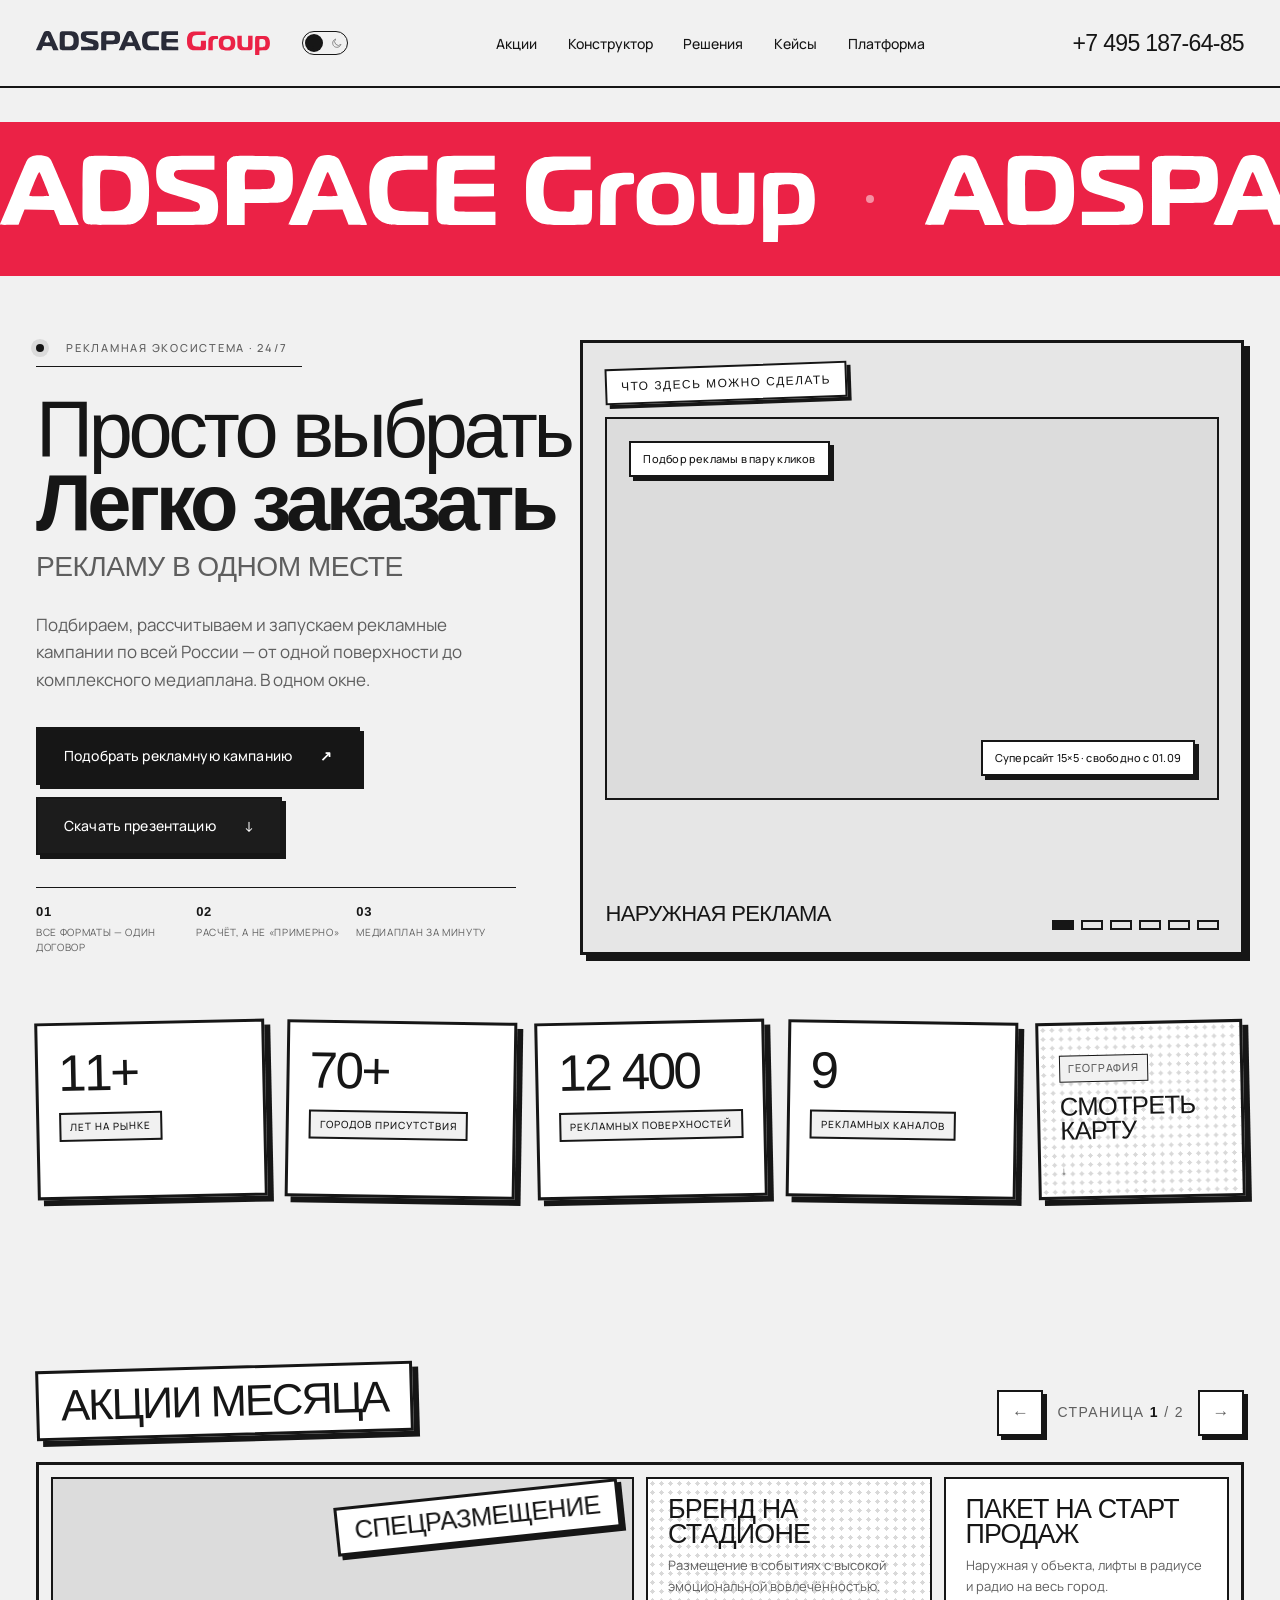
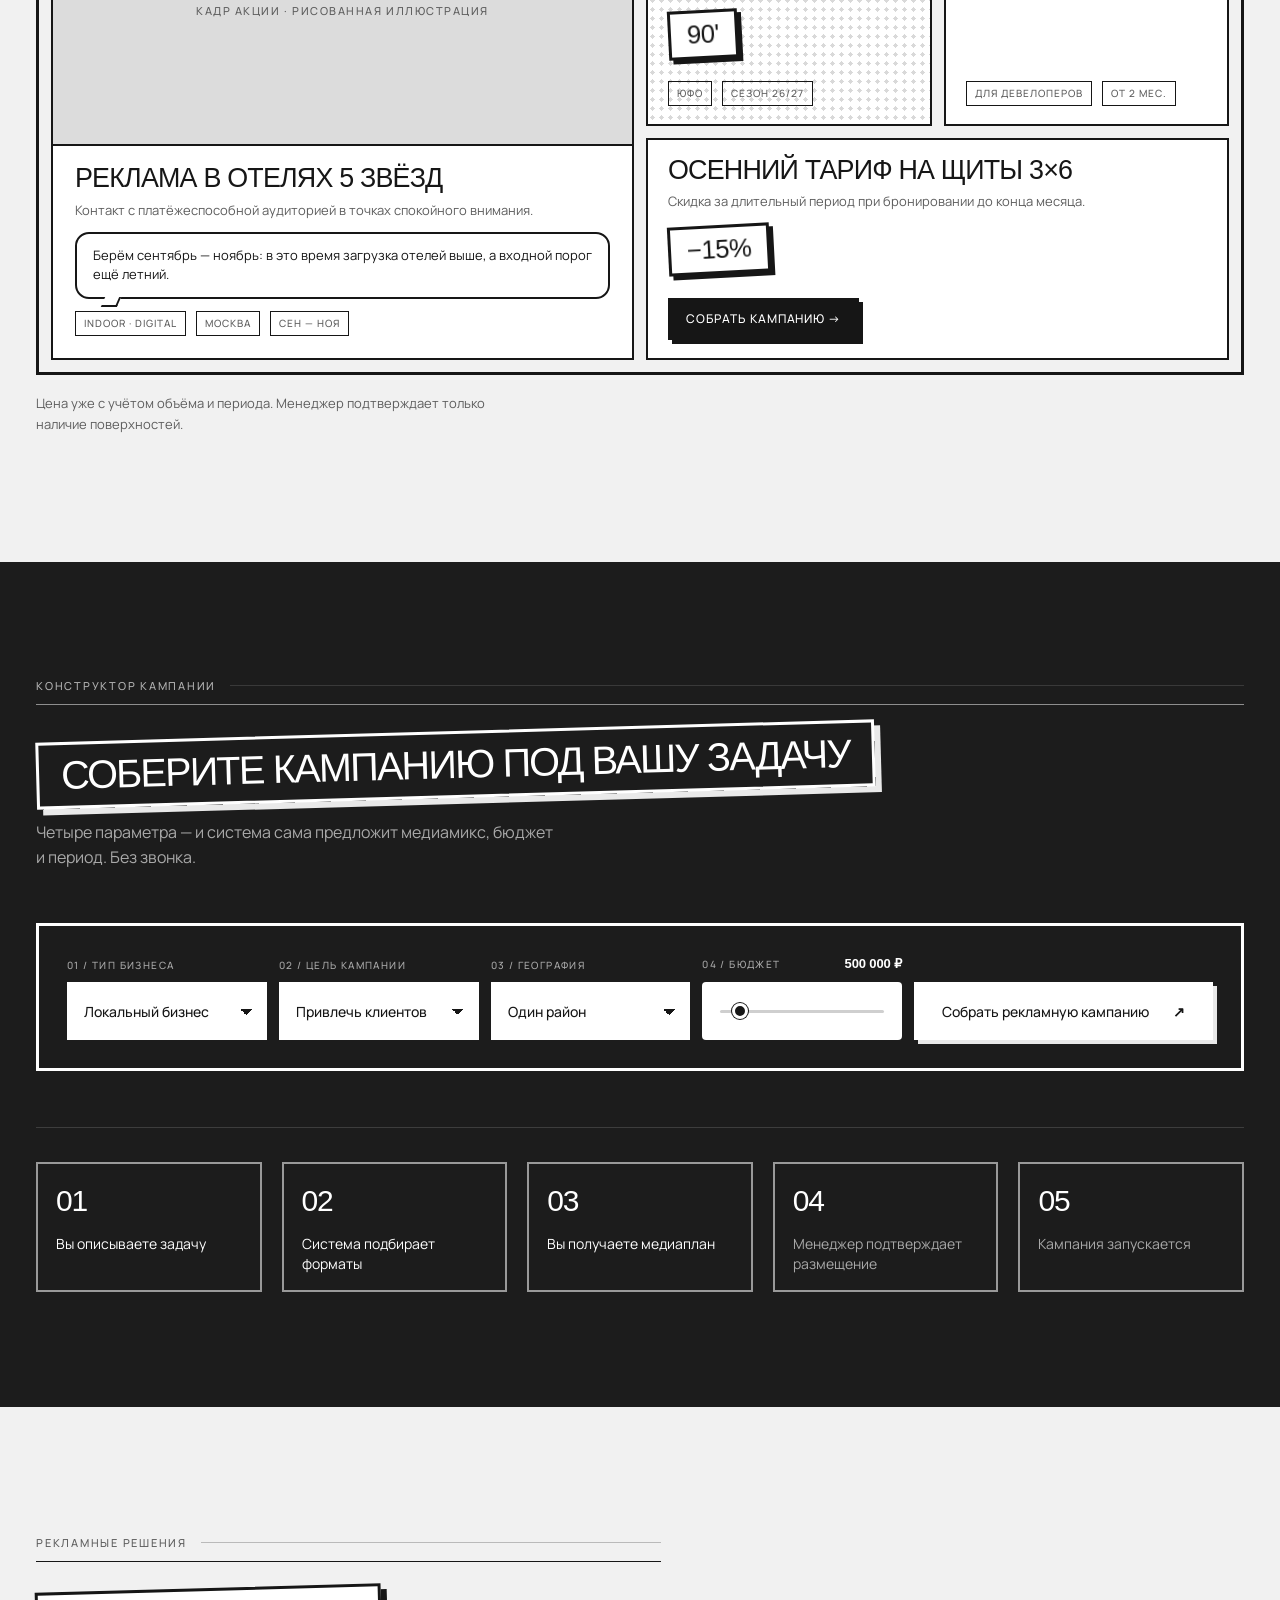
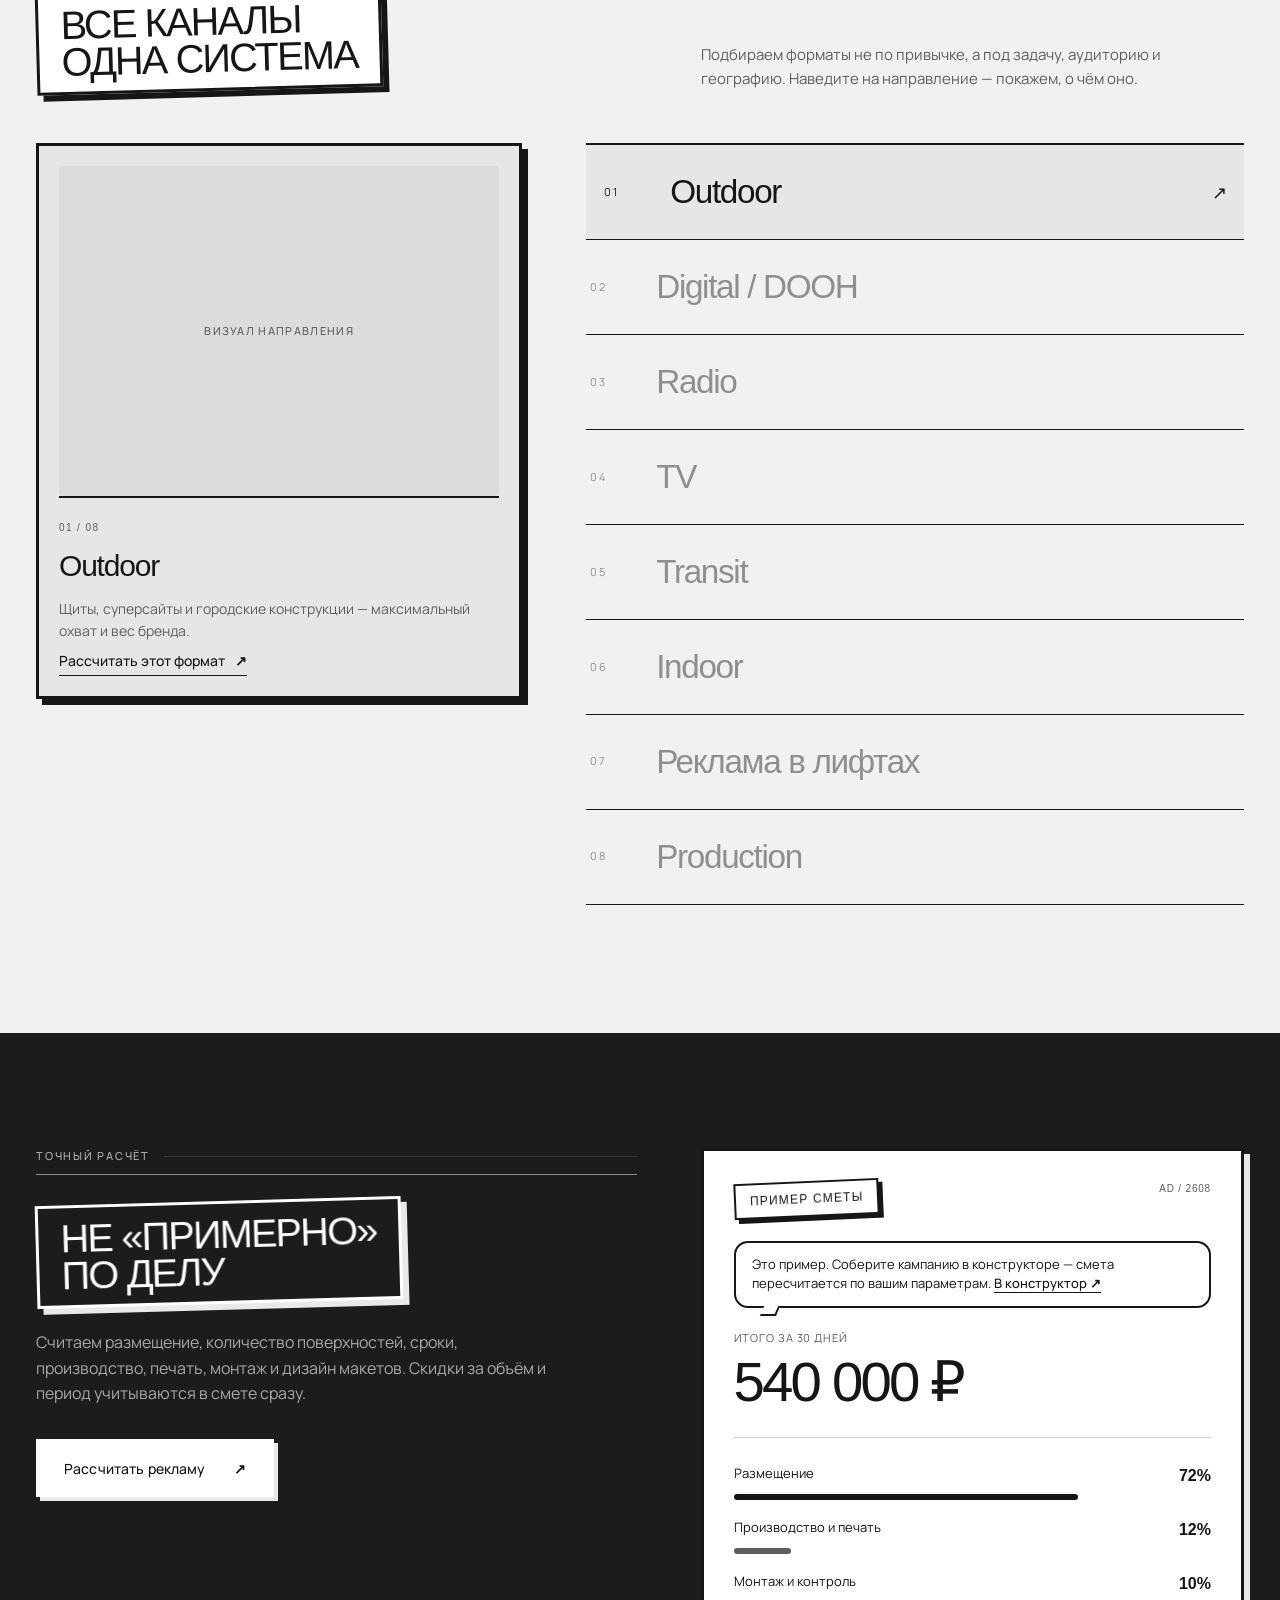
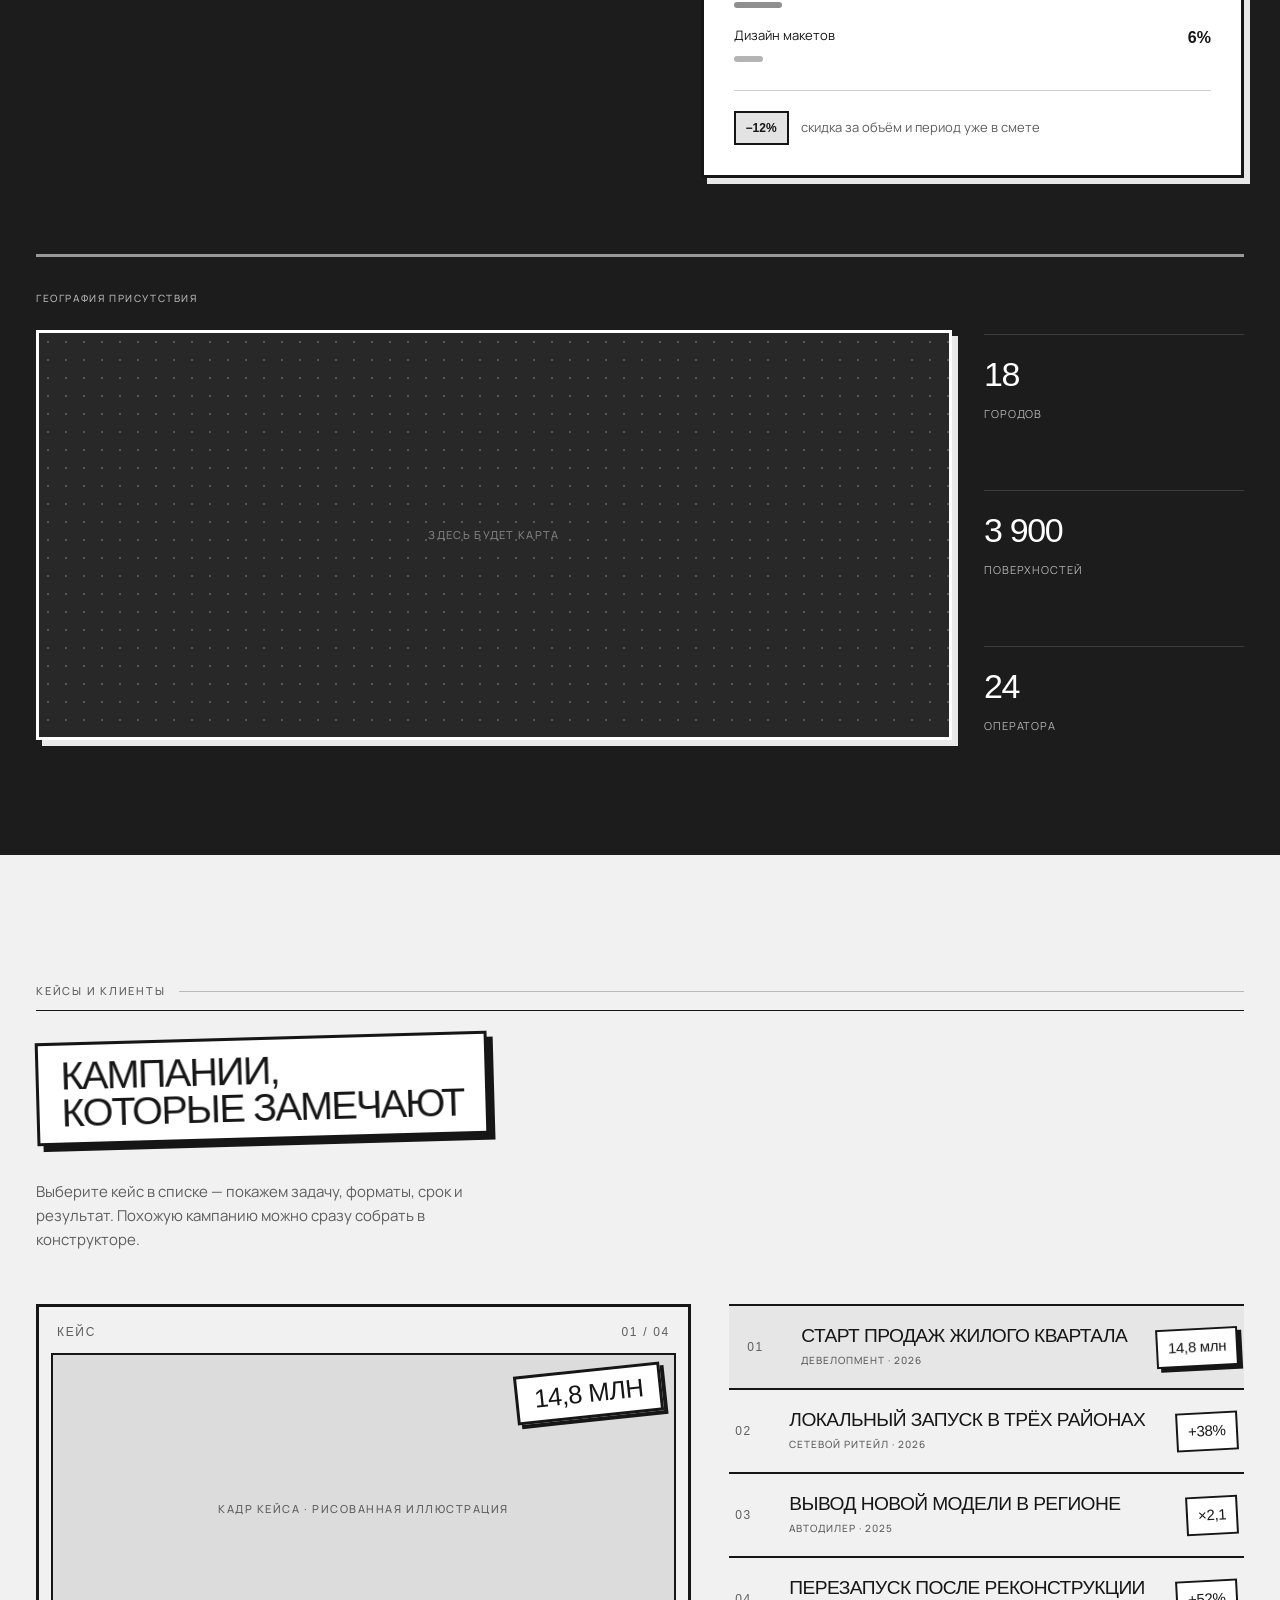
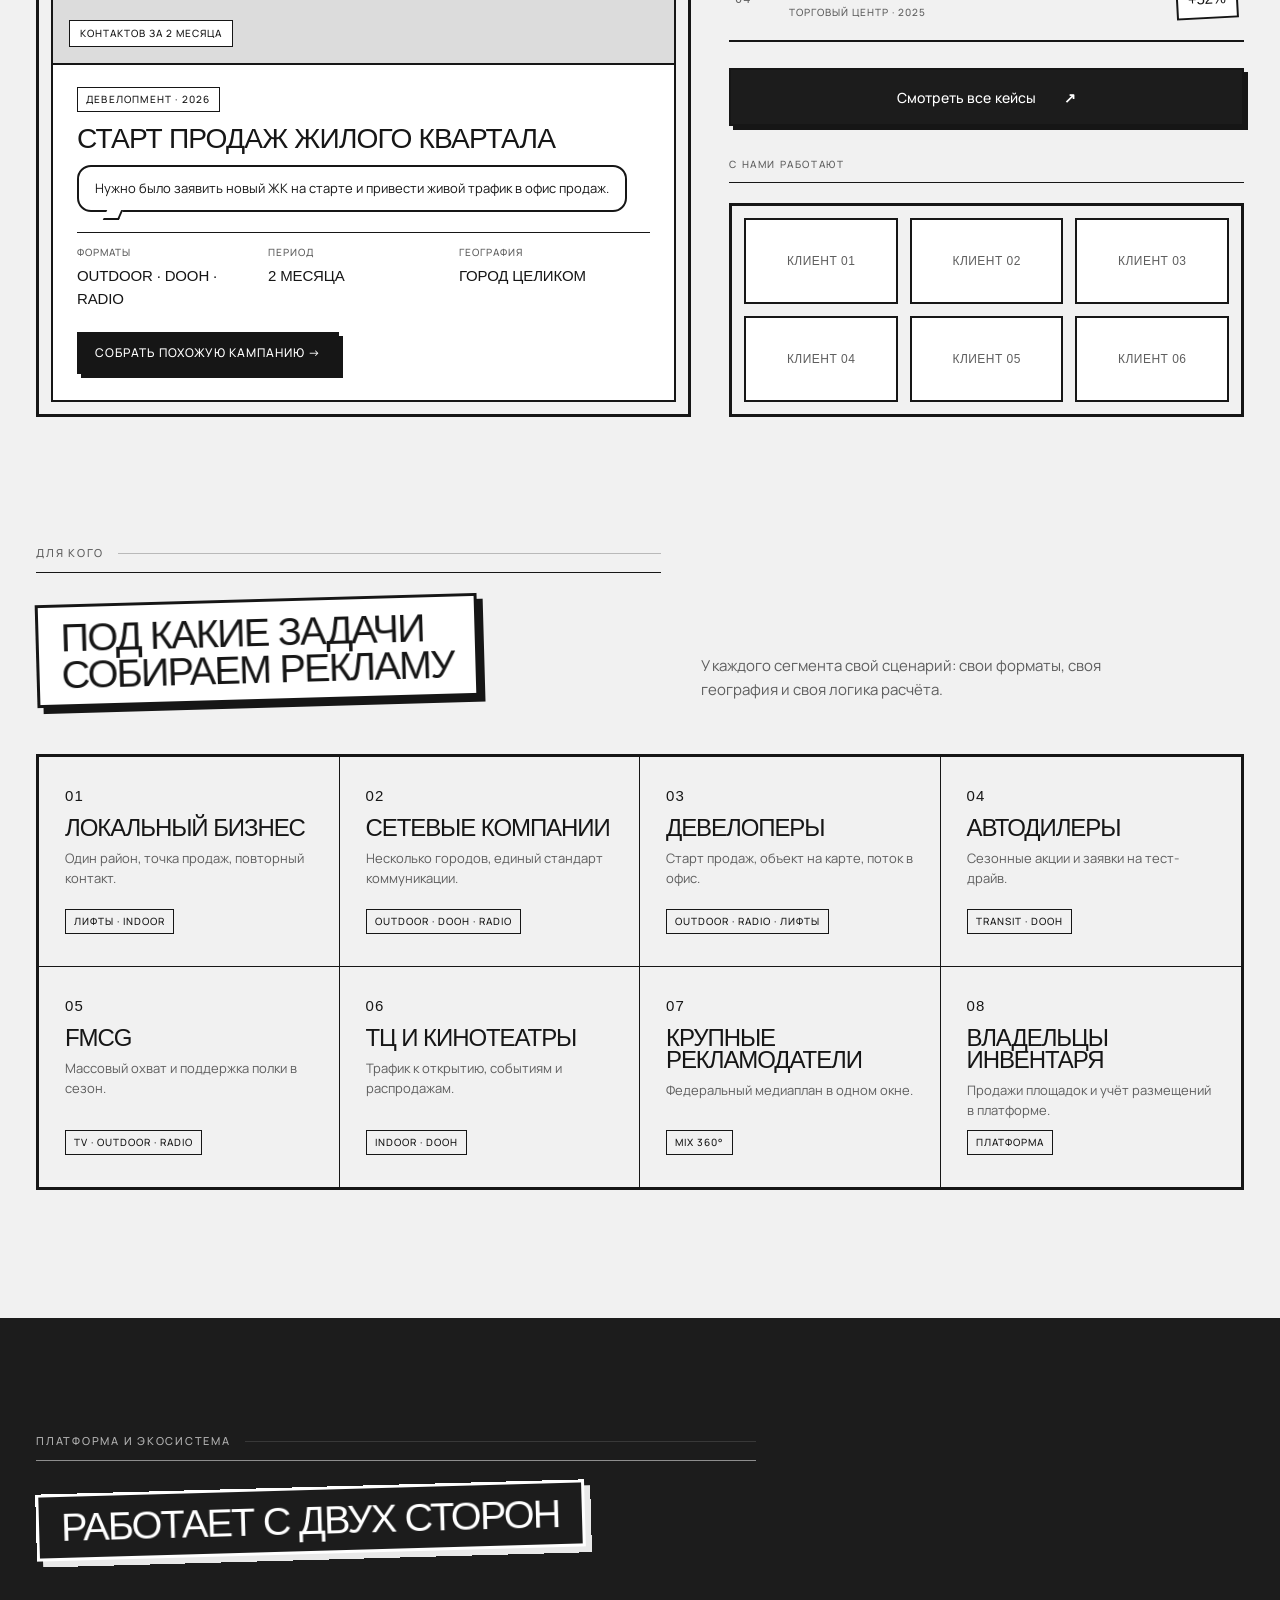
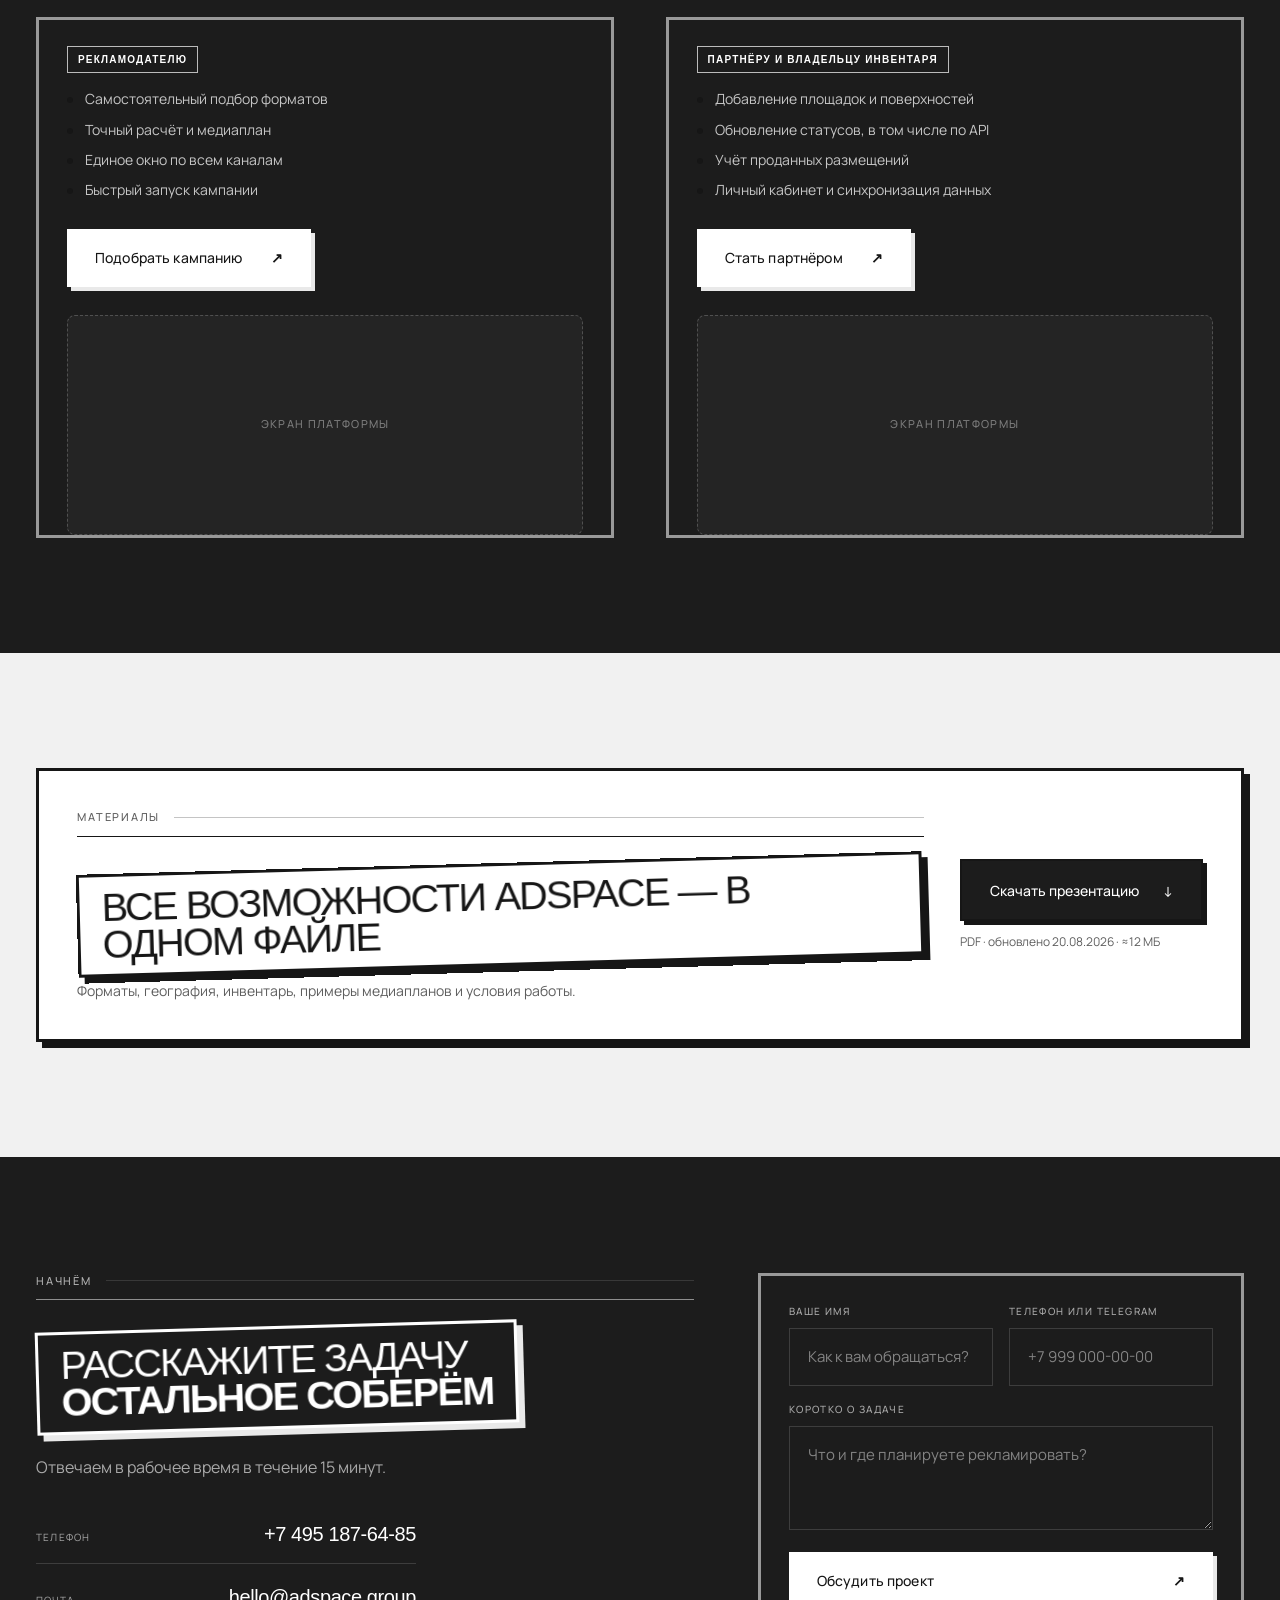
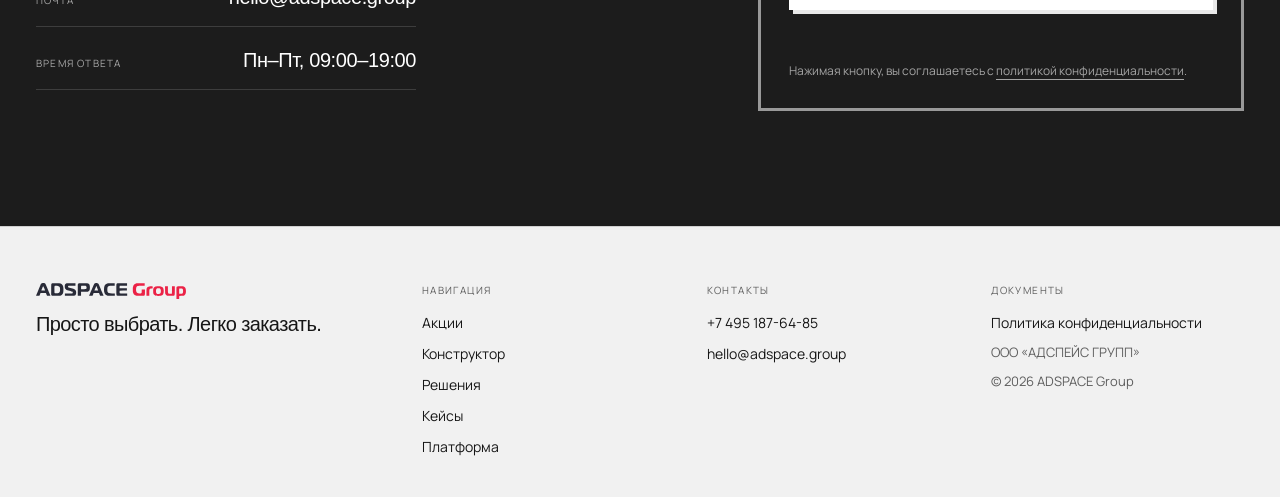
<file: index.html>
<!doctype html>
<html lang="ru">
  <head>
    <meta charset="UTF-8" />
    <meta name="viewport" content="width=device-width, initial-scale=1.0" />
    <!-- Прототип: из поиска прячем целиком — ни индексации, ни переходов
         по ссылкам, ни сохранённой копии. -->
    <meta name="robots" content="noindex, nofollow, noarchive, noimageindex" />
    <meta
      name="description"
      content="Прототип главной страницы ADSPACE Group — рекламной экосистемы для подбора, расчёта и заказа рекламы."
    />
    <meta name="theme-color" content="#EB2246" />
    <title>ADSPACE Group — просто выбрать, легко заказать</title>
    <!-- ?v= у ассетов — чтобы браузер не показывал старую версию прототипа
         после правок. Меняется вместе с очередной выкладкой. -->
    <link rel="stylesheet" href="styles.css?v=11" />
    <!-- Черно-белый режим для первого показа. Чтобы вернуть цвет — удалите строку ниже. -->
    <link rel="stylesheet" href="mono.css?v=10" />
    <!-- Комиксный слой по согласованному варианту подачи акций. -->
    <link rel="stylesheet" href="press.css?v=11" />
  </head>
  <body>
    <a class="skip-link" href="#main">К содержанию</a>

    <!-- ───────────────────────── ШАПКА ───────────────────────── -->
    <header class="site-header" data-header>
      <a class="brand" href="#top" aria-label="ADSPACE Group — на главную">
        <img src="assets/logo-adspace-group.svg" alt="ADSPACE Group" width="1105" height="118" />
      </a>

      <button
        class="theme-toggle"
        type="button"
        data-theme-toggle
        aria-pressed="false"
        aria-label="Тёмная тема"
        data-tentative="переключение темы — демо, полная тёмная версия дизайна впереди"
      >
        <span class="theme-toggle-track">
          <svg class="theme-icon theme-icon--sun" viewBox="0 0 24 24" fill="none" aria-hidden="true">
            <circle cx="12" cy="12" r="4" stroke="currentColor" stroke-width="2" />
            <path
              d="M12 2v2M12 20v2M4.93 4.93l1.41 1.41M17.66 17.66l1.41 1.41M2 12h2M20 12h2M4.93 19.07l1.41-1.41M17.66 6.34l1.41-1.41"
              stroke="currentColor"
              stroke-width="2"
              stroke-linecap="round"
            />
          </svg>
          <svg class="theme-icon theme-icon--moon" viewBox="0 0 24 24" fill="none" aria-hidden="true">
            <path
              d="M20 14.5A8.5 8.5 0 1 1 9.5 4a7 7 0 0 0 10.5 10.5Z"
              stroke="currentColor"
              stroke-width="2"
              stroke-linejoin="round"
            />
          </svg>
          <span class="theme-toggle-thumb"></span>
        </span>
      </button>

      <nav class="desktop-nav" aria-label="Основная навигация">
        <a href="#promos">Акции</a>
        <a href="#builder">Конструктор</a>
        <a href="#solutions">Решения</a>
        <a href="#cases">Кейсы</a>
        <a href="#platform">Платформа</a>
      </nav>

      <div class="header-side">
        <a class="header-phone" href="tel:+74951876485" data-tentative="номер требует подтверждения"
          >+7 495 187-64-85</a
        >
        <button class="menu-button" type="button" aria-expanded="false" aria-controls="mobile-menu">
          <span></span><span></span><span class="sr-only">Открыть меню</span>
        </button>
      </div>
    </header>

    <nav class="mobile-menu" id="mobile-menu" aria-label="Мобильная навигация" hidden>
      <button
        class="theme-toggle theme-toggle--mobile"
        type="button"
        data-theme-toggle
        aria-pressed="false"
        aria-label="Тёмная тема"
      >
        <span>Тёмная тема</span>
        <span class="theme-toggle-track">
          <svg class="theme-icon theme-icon--sun" viewBox="0 0 24 24" fill="none" aria-hidden="true">
            <circle cx="12" cy="12" r="4" stroke="currentColor" stroke-width="2" />
            <path
              d="M12 2v2M12 20v2M4.93 4.93l1.41 1.41M17.66 17.66l1.41 1.41M2 12h2M20 12h2M4.93 19.07l1.41-1.41M17.66 6.34l1.41-1.41"
              stroke="currentColor"
              stroke-width="2"
              stroke-linecap="round"
            />
          </svg>
          <svg class="theme-icon theme-icon--moon" viewBox="0 0 24 24" fill="none" aria-hidden="true">
            <path
              d="M20 14.5A8.5 8.5 0 1 1 9.5 4a7 7 0 0 0 10.5 10.5Z"
              stroke="currentColor"
              stroke-width="2"
              stroke-linejoin="round"
            />
          </svg>
          <span class="theme-toggle-thumb"></span>
        </span>
      </button>
      <a href="#promos">Акции</a>
      <a href="#builder">Конструктор</a>
      <a href="#solutions">Решения</a>
      <a href="#cases">Кейсы</a>
      <a href="#platform">Платформа</a>
      <a href="#contact">Контакты</a>
      <a class="mobile-menu-phone" href="tel:+74951876485">+7 495 187-64-85</a>
    </nav>

    <main id="main">
      <!-- ─────────────────── 01 · ПЕРВЫЙ ЭКРАН ─────────────────── -->
      <section class="hero section-shell" id="top">
        <div class="hero-banner" aria-hidden="true">
          <div class="hero-banner-track">
            <img src="assets/logo-adspace-group-white.svg" alt="" />
            <span class="hero-banner-dot"></span>
            <img src="assets/logo-adspace-group-white.svg" alt="" />
            <span class="hero-banner-dot"></span>
            <img src="assets/logo-adspace-group-white.svg" alt="" />
            <span class="hero-banner-dot"></span>
            <img src="assets/logo-adspace-group-white.svg" alt="" />
            <span class="hero-banner-dot"></span>
            <!-- набор дублирован для бесшовной прокрутки -->
            <img src="assets/logo-adspace-group-white.svg" alt="" />
            <span class="hero-banner-dot"></span>
            <img src="assets/logo-adspace-group-white.svg" alt="" />
            <span class="hero-banner-dot"></span>
            <img src="assets/logo-adspace-group-white.svg" alt="" />
            <span class="hero-banner-dot"></span>
            <img src="assets/logo-adspace-group-white.svg" alt="" />
            <span class="hero-banner-dot"></span>
          </div>
        </div>

        <div class="hero-grid">
          <div class="hero-copy reveal">
            <p class="eyebrow"><span class="status-dot"></span> Рекламная экосистема · 24/7</p>
            <h1>Просто&nbsp;выбрать<br /><strong>Легко&nbsp;заказать</strong></h1>
            <p class="hero-tagline">рекламу в одном месте</p>
            <p class="hero-lead">
              Подбираем, рассчитываем и запускаем рекламные кампании по всей России — от одной
              поверхности до комплексного медиаплана. В одном окне.
            </p>
            <div class="button-row">
              <a class="button button--primary" href="#builder"
                >Подобрать рекламную кампанию <span aria-hidden="true">↗</span></a
              >
              <a class="button button--dark" href="#presentation"
                >Скачать презентацию <span aria-hidden="true">↓</span></a
              >
            </div>
            <ul class="hero-proof">
              <li><b>01</b> Все форматы — один договор</li>
              <li><b>02</b> Расчёт, а не «примерно»</li>
              <li><b>03</b> Медиаплан за минуту</li>
            </ul>
          </div>

          <!-- Медиаобласть: несколько сюжетов, объясняющих продукт за 10–15 секунд -->
          <div class="hero-stage reveal" data-stage aria-label="Что можно сделать на сайте">
            <div class="stage-top">
              <span class="stage-kicker">Что здесь можно сделать</span>
            </div>

            <div class="stage-screen" data-stage-screen>
              <!-- сцена 1 — наружная реклама -->
              <div class="scene scene--outdoor is-active" data-scene="outdoor">
                <div class="scene-grid" aria-hidden="true"></div>
                <div class="billboard">
                  <div class="billboard-screen">ВАШ<br />БРЕНД</div>
                  <div class="billboard-leg"></div>
                </div>
                <span class="chip chip--a">Подбор рекламы в пару кликов</span>
                <span class="chip chip--b">Суперсайт 15×5 · свободно с 01.09</span>
              </div>

              <!-- сцена 2 — indoor и лифты -->
              <div class="scene scene--indoor" data-scene="indoor">
                <div class="lift">
                  <div class="lift-doors"><i></i><i></i></div>
                  <div class="lift-panel"><span>AD</span><b>SPACE</b></div>
                </div>
                <span class="chip chip--a">1 240 лифтов в районе</span>
                <span
                  class="chip chip--b"
                  data-demo="в финале: карта секторов лифта и превью макета на месте"
                  >Бронирование стенда онлайн</span
                >
              </div>

              <!-- сцена 3 — радио и ТВ -->
              <div class="scene scene--broadcast" data-scene="broadcast">
                <div class="wave" aria-hidden="true">
                  <i></i><i></i><i></i><i></i><i></i><i></i><i></i><i></i><i></i><i></i><i></i
                  ><i></i><i></i><i></i><i></i><i></i><i></i><i></i>
                </div>
                <div class="tv-frame"><span>TV</span></div>
                <span class="chip chip--a">Рейтинги и охват аудитории</span>
                <span class="chip chip--b" data-tentative="показатель демонстрационный"
                  >База дикторов · 120+ голосов</span
                >
              </div>

              <!-- сцена 4 — калькулятор -->
              <div class="scene scene--calc" data-scene="calc">
                <div class="calc-ui">
                  <div class="calc-row"><span>Формат</span><b>Outdoor · 3×6</b></div>
                  <div class="calc-row"><span>Период</span><b>30 дней</b></div>
                  <div class="calc-row"><span>Поверхностей</span><b>18</b></div>
                  <div class="calc-total"><span>Итого</span><b data-count-to="540000">0 ₽</b></div>
                </div>
                <span class="chip chip--b">расчёт онлайн</span>
              </div>

              <!-- сцена 5 — медиаплан -->
              <div class="scene scene--plan" data-scene="plan">
                <div class="plan-ui">
                  <div class="plan-row"><span>Outdoor</span><i style="--s: 0%; --w: 68%"></i></div>
                  <div class="plan-row"><span>DOOH</span><i style="--s: 12%; --w: 46%"></i></div>
                  <div class="plan-row"><span>Radio</span><i style="--s: 28%; --w: 52%"></i></div>
                  <div class="plan-row"><span>Indoor</span><i style="--s: 8%; --w: 34%"></i></div>
                </div>
                <span class="chip chip--a">Медиаплан · 4 канала</span>
              </div>

              <!-- сцена 6 — онлайн-бронирование -->
              <div class="scene scene--booking" data-scene="booking">
                <div class="booking-ui">
                  <div class="booking-row"><span>Ленина / 42</span><b class="ok">свободно</b></div>
                  <div class="booking-row"><span>Проспект Мира</span><b class="ok">свободно</b></div>
                  <div class="booking-row is-taken"><span>ТЦ «Галерея»</span><b>занято</b></div>
                  <div class="booking-row is-picked">
                    <span>Кутузовский, 12</span><b class="ok">в корзине</b>
                  </div>
                </div>
                <span class="chip chip--b">бронирование онлайн</span>
              </div>
            </div>

            <div class="stage-bottom">
              <div class="stage-caption">
                <strong data-stage-title>Наружная реклама</strong>
              </div>
              <div class="stage-dots" role="tablist" aria-label="Сюжеты">
                <button role="tab" type="button" data-stage-dot="outdoor" aria-selected="true">
                  <span class="sr-only">Наружная реклама</span>
                </button>
                <button role="tab" type="button" data-stage-dot="indoor" aria-selected="false">
                  <span class="sr-only">Indoor и лифты</span>
                </button>
                <button role="tab" type="button" data-stage-dot="broadcast" aria-selected="false">
                  <span class="sr-only">Радио и ТВ</span>
                </button>
                <button role="tab" type="button" data-stage-dot="calc" aria-selected="false">
                  <span class="sr-only">Калькулятор</span>
                </button>
                <button role="tab" type="button" data-stage-dot="plan" aria-selected="false">
                  <span class="sr-only">Медиаплан</span>
                </button>
                <button role="tab" type="button" data-stage-dot="booking" aria-selected="false">
                  <span class="sr-only">Онлайн-бронирование</span>
                </button>
              </div>
            </div>
          </div>
        </div>

        <!-- Масштаб компании: компактная полоса под первым экраном -->
        <div class="metric-strip reveal" aria-label="Масштаб компании">
          <div data-tentative="показатель не подтверждён">
            <strong>11+</strong><span>лет на рынке</span>
          </div>
          <div data-tentative="показатель не подтверждён">
            <strong>70+</strong><span>городов присутствия</span>
          </div>
          <div data-tentative="показатель не подтверждён">
            <strong>12 400</strong><span>рекламных поверхностей</span>
          </div>
          <div data-tentative="показатель не подтверждён">
            <strong>9</strong><span>рекламных каналов</span>
          </div>

          <!-- Карта — не строчка внутри ячейки, а своя, единственная
               кликабельная клетка полосы: заказчик просил, чтобы точки
               присутствия было видно и мимо них не проходили. -->
          <a class="metric-map" href="#geo">
            <span class="metric-map-kicker">География</span>
            <strong>Смотреть<br />карту</strong>
            <span class="metric-map-go" aria-hidden="true">↓</span>
          </a>
        </div>
        </div>
      </section>

      <!-- ─────────────────── 02 · АКЦИИ ───────────────────
           Комиксный разворот — вариант 01 со страницы variants.html,
           согласован заказчиком. Кадры разного размера в одной сетке,
           плашки-«звуки», реплика в баббле. Листается как разворот
           комикса, а не как карусель: страницы видно целиком. -->
      <section class="promos section-shell" id="promos" aria-labelledby="promos-title">
        <div class="cx reveal">
          <div class="cx-top">
            <div class="cx-title"><h2 id="promos-title">Акции месяца</h2></div>
            <div class="cx-flip">
              <button type="button" data-cx-prev aria-label="Предыдущий разворот">←</button>
              <span>Страница <b data-cx-num>1</b> / 2</span>
              <button type="button" data-cx-next aria-label="Следующий разворот">→</button>
            </div>
          </div>

          <!-- разворот 1 -->
          <div class="cx-page" data-cx-page>
            <article class="cx-panel cx-panel--splash" data-tentative="акция демонстрационная">
              <div class="photo-slot" data-photo-label="Кадр акции · рисованная иллюстрация"></div>
              <div class="cx-splash-copy">
                <h3>Реклама в отелях 5 звёзд</h3>
                <p>Контакт с платёжеспособной аудиторией в точках спокойного внимания.</p>
                <div class="cx-bubble">
                  Берём сентябрь — ноябрь: в это время загрузка отелей выше, а входной порог ещё
                  летний.
                </div>
                <div class="cx-meta">
                  <span>Indoor · Digital</span><span>Москва</span><span>сен — ноя</span>
                </div>
              </div>
              <span class="cx-bang cx-bang--tr">Спец&shy;размещение</span>
            </article>

            <article class="cx-panel cx-panel--tone" data-tentative="акция демонстрационная">
              <h3>Бренд на стадионе</h3>
              <p>Размещение в событиях с высокой эмоциональной вовлечённостью.</p>
              <span class="cx-bang cx-bang--inline">90&#39;</span>
              <div class="cx-meta"><span>ЮФО</span><span>сезон 26/27</span></div>
            </article>

            <article class="cx-panel" data-tentative="акция демонстрационная">
              <h3>Пакет на старт продаж</h3>
              <p>Наружная у объекта, лифты в радиусе и радио на весь город.</p>
              <div class="cx-meta"><span>Для девелоперов</span><span>от 2 мес.</span></div>
            </article>

            <article class="cx-panel cx-panel--wide" data-tentative="акция демонстрационная">
              <h3>Осенний тариф на щиты 3×6</h3>
              <p>Скидка за длительный период при бронировании до конца месяца.</p>
              <span class="cx-bang cx-bang--inline">−15%</span>
              <a class="cx-cta" href="#builder">Собрать кампанию →</a>
            </article>
          </div>

          <!-- разворот 2 -->
          <div class="cx-page" data-cx-page hidden>
            <article class="cx-panel cx-panel--splash" data-tentative="акция демонстрационная">
              <div class="photo-slot" data-photo-label="Кадр акции · рисованная иллюстрация"></div>
              <div class="cx-splash-copy">
                <h3>Одна кампания — вся страна</h3>
                <p>Единый медиаплан, один договор и управляемый запуск по регионам.</p>
                <div class="cx-bubble">
                  Регионы включаются волнами — не нужно платить за всю страну в первый же месяц.
                </div>
                <div class="cx-meta">
                  <span>Mix 360°</span><span>Россия</span><span>по согласованию</span>
                </div>
              </div>
              <span class="cx-bang cx-bang--tr">Федеральный</span>
            </article>

            <article class="cx-panel" data-tentative="акция демонстрационная">
              <h3>Лифты в жилых кварталах</h3>
              <p>Ежедневный контакт в замкнутом пространстве, без конкуренции за внимание.</p>
              <div class="cx-meta"><span>Indoor</span><span>город целиком</span></div>
            </article>

            <article class="cx-panel cx-panel--tone" data-tentative="акция демонстрационная">
              <h3>Радио на утренний трафик</h3>
              <p>Пакет роликов в часы, когда город стоит в пробках.</p>
              <span class="cx-bang cx-bang--inline">07:00</span>
              <div class="cx-meta"><span>Radio</span><span>от 2 недель</span></div>
            </article>

            <article class="cx-panel cx-panel--wide" data-tentative="акция демонстрационная">
              <h3>Транзит: борта и салоны</h3>
              <p>Маршруты подбираются под район, где нужен охват, а не «по остаточному».</p>
              <a class="cx-cta" href="#builder">Собрать кампанию →</a>
            </article>
          </div>

          <p class="cx-note">
            Цена уже с учётом объёма и периода. Менеджер подтверждает только наличие поверхностей.
          </p>
        </div>
      </section>

      <!-- ─────────────────── 03 · КОНСТРУКТОР ─────────────────── -->
      <section class="builder" id="builder" aria-labelledby="builder-title">
        <div class="section-shell">
          <div class="builder-heading reveal">
            <p class="eyebrow eyebrow--light">Конструктор кампании</p>
            <h2 id="builder-title">Соберите кампанию под вашу задачу</h2>
            <p class="builder-sub">
              Четыре параметра — и система сама предложит медиамикс, бюджет и период. Без звонка.
            </p>
          </div>

          <form class="builder-form reveal" data-builder-form novalidate>
            <div class="field">
              <span class="field-label">01 / Тип бизнеса</span>
              <select name="business" data-builder-input>
                <option value="local">Локальный бизнес</option>
                <option value="developer">Девелопмент</option>
                <option value="network">Сетевая компания</option>
                <option value="fmcg">FMCG</option>
                <option value="auto">Автодилер</option>
                <option value="mall">Торговый центр</option>
              </select>
            </div>
            <div class="field">
              <span class="field-label">02 / Цель кампании</span>
              <select name="goal" data-builder-input>
                <option value="clients">Привлечь клиентов</option>
                <option value="awareness">Повысить узнаваемость</option>
                <option value="launch">Запустить новый продукт</option>
                <option value="sales">Увеличить продажи</option>
              </select>
            </div>
            <div class="field">
              <span class="field-label">03 / География</span>
              <select name="geo" data-builder-input>
                <option value="district">Один район</option>
                <option value="city">Весь город</option>
                <option value="cities">Несколько городов</option>
                <option value="russia">Вся Россия</option>
              </select>
            </div>
            <div class="field field--budget">
              <span class="field-label"
                >04 / Бюджет <output data-budget-output>500 000 ₽</output></span
              >
              <div class="budget-track">
                <input
                  type="range"
                  name="budget"
                  min="100000"
                  max="5000000"
                  step="50000"
                  value="500000"
                  data-builder-input
                  aria-label="Бюджет кампании"
                />
              </div>
            </div>
            <button class="builder-submit" type="submit">
              Собрать рекламную кампанию <span aria-hidden="true">↗</span>
            </button>
          </form>

          <!-- Предварительный результат: раскрывается внутри страницы -->
          <div class="builder-result" data-builder-result hidden>
            <div class="result-head">
              <div>
                <span class="result-kicker">Предварительный медиаплан</span>
                <h3 data-result-title>Indoor + DOOH</h3>
                <p data-result-desc>Точное локальное покрытие рядом с точкой продаж.</p>
              </div>
              <button type="button" data-result-close aria-label="Свернуть результат">
                <span aria-hidden="true">×</span>
              </button>
            </div>

            <div class="result-body" aria-live="polite">
              <div class="result-mix">
                <span class="result-label">Медиамикс</span>
                <ul data-result-mix></ul>
              </div>

              <div class="result-facts">
                <span class="result-label">Параметры</span>
                <dl>
                  <div><dt>Бюджет</dt><dd data-result-budget>500 000 ₽</dd></div>
                  <div><dt>Период</dt><dd data-result-period>30 дней</dd></div>
                  <div><dt>География</dt><dd data-result-geo>Один район</dd></div>
                  <div>
                    <dt>Прогноз контактов</dt>
                    <dd data-result-reach data-tentative="расчёт демонстрационный">1,2 млн</dd>
                  </div>
                </dl>
              </div>
            </div>

            <!-- Одна подсказка вместо набора всплывашек по всему сайту:
                 показывается после расчёта и ведёт ровно к тому, чего
                 не хватает для решения по собранным параметрам. -->
            <div class="result-hint" data-result-hint>
              <span class="result-label">Что ещё пригодится для решения</span>
              <p data-result-hint-text></p>
              <a class="result-hint-link" data-result-hint-link href="#cases"
                >Посмотреть <span aria-hidden="true">↗</span></a
              >
            </div>

            <!-- Контакты добавляются прямо к уже собранным параметрам —
                 без перехода на отдельную форму, которую пришлось бы заполнять заново -->
            <form class="result-contact" data-result-contact-form hidden novalidate>
              <p class="result-contact-lead">
                Оставьте контакт — менеджер подтвердит доступность поверхностей и пришлёт точный
                расчёт по параметрам выше, без повторных вопросов.
              </p>
              <label class="field">
                <span class="field-label">Ваше имя</span>
                <input type="text" name="name" placeholder="Как к вам обращаться?" required />
              </label>
              <label class="field">
                <span class="field-label">Телефон или Telegram</span>
                <input type="text" name="contact" placeholder="+7 999 000-00-00" required />
              </label>
              <button class="button button--primary" type="submit">
                Отправить менеджеру <span aria-hidden="true">↗</span>
              </button>
              <p class="result-contact-status" data-result-contact-status role="status"></p>
            </form>
          </div>

          <!-- Как работает система -->
          <div class="process reveal" id="process" aria-label="Как работает система">
            <div class="process-step"><b>01</b><span>Вы описываете задачу</span></div>
            <div class="process-step"><b>02</b><span>Система подбирает форматы</span></div>
            <div class="process-step"><b>03</b><span>Вы получаете медиаплан</span></div>
            <div class="process-step process-step--muted">
              <b>04</b><span>Менеджер подтверждает размещение</span>
            </div>
            <div class="process-step process-step--muted"><b>05</b><span>Кампания запускается</span></div>
          </div>
        </div>
      </section>

      <!-- ─────────────────── 04 · РЕКЛАМНЫЕ РЕШЕНИЯ ─────────────────── -->
      <section class="solutions section-shell" id="solutions" aria-labelledby="solutions-title">
        <div class="section-heading reveal">
          <div>
            <p class="eyebrow">Рекламные решения</p>
            <h2 id="solutions-title">Все каналы<br />Одна система</h2>
          </div>
          <div class="heading-aside">
            <p>
              Подбираем форматы не по привычке, а под задачу, аудиторию и географию. Наведите на
              направление — покажем, о чём оно.
            </p>
          </div>
        </div>

        <div class="solutions-grid reveal">
          <div class="solution-preview" data-preview aria-live="polite">
            <div class="preview-canvas" data-preview-canvas data-kind="outdoor">
              <div class="pv pv--outdoor"><span>AD<br />SPACE</span><i></i></div>
              <div class="pv pv--digital"><i></i><i></i><i></i></div>
              <div class="pv pv--radio"><i></i><i></i><i></i><i></i><i></i><i></i><i></i></div>
              <div class="pv pv--tv"><span>ТВ</span></div>
              <div class="pv pv--transit"><i></i><b></b><b></b></div>
              <div class="pv pv--indoor"><i></i><i></i></div>
              <div class="pv pv--lift"><i></i><span>▲</span></div>
              <div class="pv pv--production"><i></i><b></b></div>
            </div>
            <div class="preview-meta">
              <span class="preview-index" data-preview-index>01 / 08</span>
              <strong data-preview-title>Outdoor</strong>
              <p data-preview-desc>
                Щиты, суперсайты и городские конструкции — максимальный охват и вес бренда.
              </p>
              <a
                class="text-link"
                href="#builder"
                data-tentative="страница формата с отдельным калькулятором пока не спроектирована — ведёт к общему конструктору"
                >Рассчитать этот формат <span aria-hidden="true">↗</span></a
              >
            </div>
          </div>

          <ul class="solution-list" data-solution-list>
            <li>
              <button
                class="is-active"
                type="button"
                data-solution="outdoor"
                data-title="Outdoor"
                data-desc="Щиты, суперсайты и городские конструкции — максимальный охват и вес бренда."
                aria-expanded="true"
              >
                <span class="sol-num">01</span><strong>Outdoor</strong>
                <i aria-hidden="true">↗</i>
              </button>
              <p class="sol-mobile-desc">
                Щиты, суперсайты и городские конструкции — максимальный охват и вес бренда.
              </p>
            </li>
            <li>
              <button
                type="button"
                data-solution="digital"
                data-title="Digital / DOOH"
                data-desc="Цифровые экраны с гибким расписанием: меняем сообщение по дням и часам."
                aria-expanded="false"
              >
                <span class="sol-num">02</span><strong>Digital / DOOH</strong>
                <i aria-hidden="true">↗</i>
              </button>
              <p class="sol-mobile-desc">
                Цифровые экраны с гибким расписанием: меняем сообщение по дням и часам.
              </p>
            </li>
            <li>
              <button
                type="button"
                data-solution="radio"
                data-title="Radio"
                data-desc="Голос бренда в машине и на работе. Частотный контакт на весь город."
                aria-expanded="false"
              >
                <span class="sol-num">03</span><strong>Radio</strong>
                <i aria-hidden="true">↗</i>
              </button>
              <p class="sol-mobile-desc">
                Голос бренда в машине и на работе. Частотный контакт на весь город.
              </p>
            </li>
            <li>
              <button
                type="button"
                data-solution="tv"
                data-title="TV"
                data-desc="Федеральные и региональные каналы: доверие, охват и статус бренда."
                aria-expanded="false"
              >
                <span class="sol-num">04</span><strong>TV</strong>
                <i aria-hidden="true">↗</i>
              </button>
              <p class="sol-mobile-desc">
                Федеральные и региональные каналы: доверие, охват и статус бренда.
              </p>
            </li>
            <li>
              <button
                type="button"
                data-solution="transit"
                data-title="Transit"
                data-desc="Транспорт и метро — реклама, которая едет по маршрутам вашей аудитории."
                aria-expanded="false"
              >
                <span class="sol-num">05</span><strong>Transit</strong>
                <i aria-hidden="true">↗</i>
              </button>
              <p class="sol-mobile-desc">
                Транспорт и метро — реклама, которая едет по маршрутам вашей аудитории.
              </p>
            </li>
            <li>
              <button
                type="button"
                data-solution="indoor"
                data-title="Indoor"
                data-desc="ТЦ, бизнес-центры, фитнес и кинотеатры — контакт в нужном контексте."
                aria-expanded="false"
              >
                <span class="sol-num">06</span><strong>Indoor</strong>
                <i aria-hidden="true">↗</i>
              </button>
              <p class="sol-mobile-desc">
                ТЦ, бизнес-центры, фитнес и кинотеатры — контакт в нужном контексте.
              </p>
            </li>
            <li>
              <button
                type="button"
                data-solution="lift"
                data-title="Реклама в лифтах"
                data-desc="Дом за домом: точная работа с районом и ежедневный повторный контакт."
                aria-expanded="false"
              >
                <span class="sol-num">07</span><strong>Реклама в лифтах</strong>
                <i aria-hidden="true">↗</i>
              </button>
              <p class="sol-mobile-desc">
                Дом за домом: точная работа с районом и ежедневный повторный контакт.
              </p>
            </li>
            <li>
              <button
                type="button"
                data-solution="production"
                data-title="Production"
                data-desc="Аудио- и видеопродакшен, дизайн макетов, печать и монтаж — под ключ."
                aria-expanded="false"
              >
                <span class="sol-num">08</span><strong>Production</strong>
                <i aria-hidden="true">↗</i>
              </button>
              <p class="sol-mobile-desc">
                Аудио- и видеопродакшен, дизайн макетов, печать и монтаж — под ключ.
              </p>
            </li>
          </ul>
        </div>
      </section>

      <!-- ─────────────────── 05 · ТОЧНЫЙ РАСЧЁТ ─────────────────── -->
      <section class="accuracy" aria-labelledby="accuracy-title">
        <div class="section-shell accuracy-grid">
          <div class="accuracy-copy reveal">
            <p class="eyebrow eyebrow--light">Точный расчёт</p>
            <h2 id="accuracy-title">Не «примерно»<br />По делу</h2>
            <p>
              Считаем размещение, количество поверхностей, сроки, производство, печать, монтаж и
              дизайн макетов. Скидки за объём и период учитываются в смете сразу.
            </p>
            <a class="button button--light" href="#builder"
              >Рассчитать рекламу <span aria-hidden="true">↗</span></a
            >
          </div>

          <!-- Смета связана с конструктором: после расчёта здесь появляются
               параметры пользователя, а не абстрактный пример. -->
          <div class="cost-card reveal" data-cost-card data-tentative="суммы демонстрационные">
            <div class="cost-head">
              <span data-cost-source>Пример сметы</span><span>AD / 2608</span>
            </div>
            <!-- Назначение блока — сразу под шапкой, а не мелким текстом
                 в подвале: иначе смета читается как случайный чек. -->
            <p class="cx-bubble cost-note" data-cost-note>
              Это пример. Соберите кампанию в конструкторе — смета пересчитается по вашим
              параметрам. <a href="#builder">В конструктор ↗</a>
            </p>
            <div class="cost-total">
              <small>Итого за <span data-cost-period>30 дней</span></small>
              <strong data-cost-total>540 000 ₽</strong>
            </div>
            <div class="cost-lines">
              <div class="cost-line">
                <span>Размещение</span><b data-cost-share="place">72%</b>
                <i data-cost-bar="place" style="--w: 72%"></i>
              </div>
              <div class="cost-line">
                <span>Производство и печать</span><b data-cost-share="print">12%</b>
                <i data-cost-bar="print" style="--w: 12%"></i>
              </div>
              <div class="cost-line">
                <span>Монтаж и контроль</span><b data-cost-share="mount">10%</b>
                <i data-cost-bar="mount" style="--w: 10%"></i>
              </div>
              <div class="cost-line">
                <span>Дизайн макетов</span><b data-cost-share="design">6%</b>
                <i data-cost-bar="design" style="--w: 6%"></i>
              </div>
            </div>
            <div class="cost-foot">
              <span class="cost-badge">−12%</span>
              <span>скидка за объём и период уже в смете</span>
            </div>
          </div>
        </div>

        <div class="section-shell geo-block reveal" id="geo">
          <div class="geo-head">
            <span class="result-label">География присутствия</span>
          </div>
          <div class="geo-body">
            <div class="geo-map" aria-hidden="true"><span>Здесь будет карта</span></div>
            <div class="geo-stats">
              <div data-tentative="показатель не подтверждён">
                <b>18</b><span>городов</span>
              </div>
              <div data-tentative="показатель не подтверждён">
                <b>3 900</b><span>поверхностей</span>
              </div>
              <div data-tentative="показатель не подтверждён">
                <b>24</b><span>оператора</span>
              </div>
            </div>
          </div>
        </div>
      </section>

      <!-- ─────────────────── 06 · КЕЙСЫ И КЛИЕНТЫ ─────────────────── -->
      <section class="cases section-shell" id="cases" aria-labelledby="cases-title">
        <div class="section-heading reveal">
          <div>
            <p class="eyebrow">Кейсы и клиенты</p>
            <h2 id="cases-title">Кампании,<br />которые замечают</h2>
          </div>
          <div class="heading-aside">
            <p>
              Выберите кейс в списке — покажем задачу, форматы, срок и результат. Похожую кампанию
              можно сразу собрать в конструкторе.
            </p>
          </div>
        </div>

        <!-- Витрина кейсов устроена как блок «Решения», который заказчик
             одобрил: слева кадр выбранного кейса, справа лента выбора.
             Кадры сменяются на наведении, на мобильном — по нажатию.
             Подача комиксная: «звук» с результатом, реплика с задачей. -->
        <div class="case-stage reveal">
          <div class="case-view">
            <div class="case-view-top">
              <span>Кейс</span>
              <span data-case-index>01 / 04</span>
            </div>

            <div class="case-screen">
              <article class="case-panel is-shown" data-case-panel="1" data-tentative="кейс демонстрационный">
                <div class="case-panel-visual">
                  <div class="photo-slot" data-photo-label="Кадр кейса · рисованная иллюстрация"></div>
                  <span class="cx-bang cx-bang--tr">14,8 млн</span>
                  <small>контактов за 2 месяца</small>
                </div>
                <div class="case-panel-copy">
                  <span class="case-meta">Девелопмент · 2026</span>
                  <h3>Старт продаж жилого квартала</h3>
                  <div class="cx-bubble">
                    Нужно было заявить новый ЖК на старте и привести живой трафик в офис продаж.
                  </div>
                  <dl class="case-facts">
                    <div><dt>Форматы</dt><dd>Outdoor · DOOH · Radio</dd></div>
                    <div><dt>Период</dt><dd>2 месяца</dd></div>
                    <div><dt>География</dt><dd>город целиком</dd></div>
                  </dl>
                  <a class="cx-cta" href="#builder">Собрать похожую кампанию →</a>
                </div>
              </article>

              <article class="case-panel" data-case-panel="2" data-tentative="кейс демонстрационный">
                <div class="case-panel-visual">
                  <div class="photo-slot" data-photo-label="Кадр кейса · рисованная иллюстрация"></div>
                  <span class="cx-bang cx-bang--tr">+38%</span>
                  <small>трафик в точках</small>
                </div>
                <div class="case-panel-copy">
                  <span class="case-meta">Сетевой ритейл · 2026</span>
                  <h3>Локальный запуск в трёх районах</h3>
                  <div class="cx-bubble">
                    Магазины у дома открылись почти одновременно — нужно было привести людей в
                    каждый, не размазывая бюджет по городу.
                  </div>
                  <dl class="case-facts">
                    <div><dt>Форматы</dt><dd>Indoor · Лифты</dd></div>
                    <div><dt>Период</dt><dd>6 недель</dd></div>
                    <div><dt>География</dt><dd>три района</dd></div>
                  </dl>
                  <a class="cx-cta" href="#builder">Собрать похожую кампанию →</a>
                </div>
              </article>

              <article class="case-panel" data-case-panel="3" data-tentative="кейс демонстрационный">
                <div class="case-panel-visual">
                  <div class="photo-slot" data-photo-label="Кадр кейса · рисованная иллюстрация"></div>
                  <span class="cx-bang cx-bang--tr">×2,1</span>
                  <small>заявок на тест-драйв</small>
                </div>
                <div class="case-panel-copy">
                  <span class="case-meta">Автодилер · 2025</span>
                  <h3>Вывод новой модели в регионе</h3>
                  <div class="cx-bubble">
                    Модель выходила в регионе первой — за месяц надо было собрать заявки на
                    тест-драйв, а не просто «показать бренд».
                  </div>
                  <dl class="case-facts">
                    <div><dt>Форматы</dt><dd>Transit · Radio · DOOH</dd></div>
                    <div><dt>Период</dt><dd>1 месяц</dd></div>
                    <div><dt>География</dt><dd>область</dd></div>
                  </dl>
                  <a class="cx-cta" href="#builder">Собрать похожую кампанию →</a>
                </div>
              </article>

              <article class="case-panel" data-case-panel="4" data-tentative="кейс демонстрационный">
                <div class="case-panel-visual">
                  <div class="photo-slot" data-photo-label="Кадр кейса · рисованная иллюстрация"></div>
                  <span class="cx-bang cx-bang--tr">+52%</span>
                  <small>посещаемость в выходные</small>
                </div>
                <div class="case-panel-copy">
                  <span class="case-meta">Торговый центр · 2025</span>
                  <h3>Перезапуск после реконструкции</h3>
                  <div class="cx-bubble">
                    Центр закрывался на полгода, и город успел про него забыть — возвращали
                    привычку заходить.
                  </div>
                  <dl class="case-facts">
                    <div><dt>Форматы</dt><dd>DOOH · Radio · Indoor</dd></div>
                    <div><dt>Период</dt><dd>2 месяца</dd></div>
                    <div><dt>География</dt><dd>город целиком</dd></div>
                  </dl>
                  <a class="cx-cta" href="#builder">Собрать похожую кампанию →</a>
                </div>
              </article>
            </div>
          </div>

          <!-- Правая колонка: лента выбора, переход ко всем кейсам и
               логотипы клиентов. Без них под короткой лентой оставалась
               пустая половина экрана. -->
          <div class="case-side">
            <div class="case-list" data-case-list role="tablist" aria-label="Список кейсов">
            <button type="button" class="is-active" role="tab" data-case-tab="1" aria-selected="true">
              <span class="case-num">01</span>
              <span class="case-line">
                <strong>Старт продаж жилого квартала</strong>
                <span class="case-seg">Девелопмент · 2026</span>
              </span>
              <span class="case-badge">14,8 млн</span>
            </button>
            <button type="button" role="tab" data-case-tab="2" aria-selected="false">
              <span class="case-num">02</span>
              <span class="case-line">
                <strong>Локальный запуск в трёх районах</strong>
                <span class="case-seg">Сетевой ритейл · 2026</span>
              </span>
              <span class="case-badge">+38%</span>
            </button>
            <button type="button" role="tab" data-case-tab="3" aria-selected="false">
              <span class="case-num">03</span>
              <span class="case-line">
                <strong>Вывод новой модели в регионе</strong>
                <span class="case-seg">Автодилер · 2025</span>
              </span>
              <span class="case-badge">×2,1</span>
            </button>
            <button type="button" role="tab" data-case-tab="4" aria-selected="false">
              <span class="case-num">04</span>
              <span class="case-line">
                <strong>Перезапуск после реконструкции</strong>
                <span class="case-seg">Торговый центр · 2025</span>
              </span>
              <span class="case-badge">+52%</span>
            </button>
            </div>

            <a class="button button--dark case-more" href="#contact"
              >Смотреть все кейсы <span aria-hidden="true">↗</span></a
            >

            <div class="clients" data-tentative="список клиентов не подтверждён">
              <span class="result-label">С нами работают</span>
              <ul class="client-row" aria-label="Логотипы клиентов">
                <li>Клиент 01</li>
                <li>Клиент 02</li>
                <li>Клиент 03</li>
                <li>Клиент 04</li>
                <li>Клиент 05</li>
                <li>Клиент 06</li>
              </ul>
            </div>
          </div>
        </div>
      </section>

      <!-- ─────────────────── 07 · ДЛЯ КОГО ─────────────────── -->
      <section class="segments section-shell" id="segments" aria-labelledby="segments-title">
        <div class="section-heading reveal">
          <div>
            <p class="eyebrow">Для кого</p>
            <h2 id="segments-title">Под какие задачи<br />собираем рекламу</h2>
          </div>
          <div class="heading-aside">
            <p>У каждого сегмента свой сценарий: свои форматы, своя география и своя логика расчёта.</p>
          </div>
        </div>

        <ul class="segment-grid reveal">
          <li>
            <span class="seg-num">01</span>
            <h3>Локальный бизнес</h3>
            <p>Один район, точка продаж, повторный контакт.</p>
            <span class="seg-formats">Лифты · Indoor</span>
          </li>
          <li>
            <span class="seg-num">02</span>
            <h3>Сетевые компании</h3>
            <p>Несколько городов, единый стандарт коммуникации.</p>
            <span class="seg-formats">Outdoor · DOOH · Radio</span>
          </li>
          <li>
            <span class="seg-num">03</span>
            <h3>Девелоперы</h3>
            <p>Старт продаж, объект на карте, поток в офис.</p>
            <span class="seg-formats">Outdoor · Radio · Лифты</span>
          </li>
          <li>
            <span class="seg-num">04</span>
            <h3>Автодилеры</h3>
            <p>Сезонные акции и заявки на тест-драйв.</p>
            <span class="seg-formats">Transit · DOOH</span>
          </li>
          <li>
            <span class="seg-num">05</span>
            <h3>FMCG</h3>
            <p>Массовый охват и поддержка полки в сезон.</p>
            <span class="seg-formats">TV · Outdoor · Radio</span>
          </li>
          <li>
            <span class="seg-num">06</span>
            <h3>ТЦ и кинотеатры</h3>
            <p>Трафик к открытию, событиям и распродажам.</p>
            <span class="seg-formats">Indoor · DOOH</span>
          </li>
          <li>
            <span class="seg-num">07</span>
            <h3>Крупные рекламодатели</h3>
            <p>Федеральный медиаплан в одном окне.</p>
            <span class="seg-formats">Mix 360°</span>
          </li>
          <li>
            <span class="seg-num">08</span>
            <h3>Владельцы инвентаря</h3>
            <p>Продажи площадок и учёт размещений в платформе.</p>
            <span class="seg-formats">Платформа</span>
          </li>
        </ul>
      </section>

      <!-- ─────────────────── 08 · КОМПАНИЯ И ИНДУСТРИЯ ───────────────────
           Скрыто по фидбэку: цифры дублировались с полосой масштаба на
           первом экране, третий блок с похожим составом путал восприятие.
           Верстка сохранена — легко вернуть, когда решим, что показывать.

      <section class="company section-shell" id="company" aria-labelledby="company-title">
        <div class="company-grid">
          <div class="company-copy reveal">
            <p class="eyebrow">Мы в индустрии</p>
            <h2 id="company-title">Рекламная компания,<br />которая стала системой</h2>
            <p>
              ADSPACE Group начинали с наружной рекламы и собственной платформы по подбору
              поверхностей. Сегодня вокруг неё собираются остальные направления — от радио и ТВ до
              продакшена, чтобы клиент проходил весь путь в одном месте.
            </p>
            <a
              class="button button--dark"
              href="#"
              data-tentative="страница «О компании» пока не спроектирована"
              >Подробнее о компании <span aria-hidden="true">↗</span></a
            >
          </div>

          <figure class="team-photo reveal" data-demo="место под фотосъёмку команды">
            <div class="team-frame">
              <span class="team-label">Фото команды</span>
              <span class="team-hint">съёмка запланирована</span>
            </div>
          </figure>
        </div>
      </section>
      -->

      <!-- ─────────────────── 09 · ПЛАТФОРМА ─────────────────── -->
      <section class="platform" id="platform" aria-labelledby="platform-title">
        <div class="section-shell">
          <div class="platform-heading reveal">
            <p class="eyebrow eyebrow--light">Платформа и экосистема</p>
            <h2 id="platform-title">Работает с двух сторон</h2>
          </div>

          <div class="platform-split">
            <div class="platform-side reveal">
              <span class="platform-role">Рекламодателю</span>
              <ul>
                <li>Самостоятельный подбор форматов</li>
                <li>Точный расчёт и медиаплан</li>
                <li>Единое окно по всем каналам</li>
                <li>Быстрый запуск кампании</li>
              </ul>
              <a class="button button--light" href="#builder"
                >Подобрать кампанию <span aria-hidden="true">↗</span></a
              >
              <div class="platform-visual" aria-hidden="true"><span>Экран платформы</span></div>
            </div>

            <div class="platform-side reveal">
              <span class="platform-role">Партнёру и владельцу инвентаря</span>
              <ul>
                <li>Добавление площадок и поверхностей</li>
                <li>Обновление статусов, в том числе по API</li>
                <li>Учёт проданных размещений</li>
                <li>Личный кабинет и синхронизация данных</li>
              </ul>
              <a class="button button--light" href="#contact" data-open-partner-modal
                >Стать партнёром <span aria-hidden="true">↗</span></a
              >
              <div class="platform-visual" aria-hidden="true"><span>Экран платформы</span></div>
            </div>
          </div>
        </div>
      </section>

      <!-- ─────────────────── 10 · ПРЕЗЕНТАЦИЯ ─────────────────── -->
      <section class="presentation section-shell" id="presentation" aria-labelledby="presentation-title">
        <div class="presentation-card reveal">
          <div class="pres-copy">
            <p class="eyebrow">Материалы</p>
            <h2 id="presentation-title">Все возможности ADSPACE — в одном файле</h2>
            <p>Форматы, география, инвентарь, примеры медиапланов и условия работы.</p>
          </div>
          <div class="pres-action">
            <button class="pres-button" type="button" data-presentation>
              Скачать презентацию <span aria-hidden="true">↓</span>
            </button>
            <small class="pres-meta" data-tentative="файл презентации ещё не передан"
              >PDF · обновлено 20.08.2026 · ≈12 МБ</small
            >
          </div>
          <p class="pres-status" data-presentation-status role="status"></p>
        </div>
      </section>

      <!-- ─────────────────── 11 · ФИНАЛЬНЫЙ CTA ─────────────────── -->
      <section class="contact" id="contact" aria-labelledby="contact-title">
        <div class="section-shell contact-grid">
          <div class="contact-copy reveal">
            <p class="eyebrow eyebrow--light">Начнём</p>
            <h2 id="contact-title">Расскажите задачу<br /><strong>Остальное соберём</strong></h2>
            <p class="contact-lead">Отвечаем в рабочее время в течение 15 минут.</p>
            <ul class="contact-info">
              <li>
                <small>Телефон</small>
                <a href="tel:+74951876485" data-tentative="номер требует подтверждения"
                  >+7 495 187-64-85</a
                >
              </li>
              <li>
                <small>Почта</small>
                <a href="mailto:hello@adspace.group" data-tentative="адрес требует подтверждения"
                  >hello@adspace.group</a
                >
              </li>
              <li><small>Время ответа</small><span>Пн–Пт, 09:00–19:00</span></li>
            </ul>
          </div>

          <form class="contact-form reveal" data-contact-form novalidate>
            <label class="field">
              <span class="field-label">Ваше имя</span>
              <input type="text" name="name" placeholder="Как к вам обращаться?" required />
            </label>
            <label class="field">
              <span class="field-label">Телефон или Telegram</span>
              <input type="text" name="contact" placeholder="+7 999 000-00-00" required />
            </label>
            <label class="field field--wide">
              <span class="field-label">Коротко о задаче</span>
              <textarea name="task" rows="3" placeholder="Что и где планируете рекламировать?"></textarea>
            </label>
            <button class="button button--primary" type="submit">
              Обсудить проект <span aria-hidden="true">↗</span>
            </button>
            <p class="form-status" data-form-status role="status"></p>
            <p class="form-legal">
              Нажимая кнопку, вы соглашаетесь с
              <a href="#" data-tentative="документ не передан">политикой конфиденциальности</a>.
            </p>
          </form>
        </div>
      </section>
    </main>

    <footer class="site-footer">
      <div class="section-shell footer-grid">
        <div class="footer-brand">
          <img src="assets/logo-adspace-group.svg" alt="ADSPACE Group" width="1105" height="118" />
          <p>Просто выбрать. Легко заказать.</p>
        </div>
        <div>
          <small>Навигация</small>
          <a href="#promos">Акции</a><a href="#builder">Конструктор</a><a href="#solutions">Решения</a>
          <a href="#cases">Кейсы</a><a href="#platform">Платформа</a>
        </div>
        <div>
          <small>Контакты</small>
          <a href="tel:+74951876485">+7 495 187-64-85</a>
          <a href="mailto:hello@adspace.group">hello@adspace.group</a>
        </div>
        <div>
          <small>Документы</small>
          <a href="#" data-tentative="документ не передан">Политика конфиденциальности</a>
          <span data-tentative="юридические данные не подтверждены">ООО «АДСПЕЙС ГРУПП»</span>
          <span>© 2026 ADSPACE Group</span>
        </div>
      </div>
    </footer>

    <!-- «Напоминашка» о карте: заказчик просил, чтобы география не потерялась.
         Окошко выезжает сбоку после первого экрана и уходит само, когда человек
         добрался до карты. Появляется один раз за сеанс, закрывается вручную. -->
    <aside class="nudge" data-nudge hidden aria-label="Подсказка о карте присутствия">
      <button class="nudge-close" type="button" data-nudge-close aria-label="Скрыть подсказку">
        <span aria-hidden="true">×</span>
      </button>
      <span class="nudge-kicker">Не пропустите</span>
      <strong data-tentative="показатель не подтверждён">70+ городов</strong>
      <p>Проверьте, есть ли поверхности в вашем городе.</p>
      <a class="cx-cta" href="#geo" data-nudge-go>Открыть карту →</a>
    </aside>

    <!-- Попап «Стать партнёром» — своя форма, без ухода со страницы -->
    <div class="partner-modal" data-partner-modal hidden role="dialog" aria-modal="true" aria-labelledby="partner-modal-title">
      <div class="partner-modal-panel">
        <button class="partner-modal-close" type="button" data-partner-close aria-label="Закрыть">
          <span aria-hidden="true">×</span>
        </button>
        <p class="eyebrow">Партнёру</p>
        <h3 id="partner-modal-title">Разместите свой инвентарь на платформе</h3>
        <p class="partner-modal-lead">
          Площадки, лифты, экраны — расскажите, что у вас есть, и мы подключим это к платформе.
        </p>
        <form class="partner-form" data-partner-form novalidate>
          <label class="field">
            <span class="field-label">Ваше имя</span>
            <input type="text" name="name" placeholder="Как к вам обращаться?" required />
          </label>
          <label class="field">
            <span class="field-label">Телефон или Telegram</span>
            <input type="text" name="contact" placeholder="+7 999 000-00-00" required />
          </label>
          <label class="field field--wide">
            <span class="field-label">Какой у вас инвентарь</span>
            <textarea
              name="inventory"
              rows="3"
              placeholder="Например: 12 лифтовых стендов в Краснодаре"
            ></textarea>
          </label>
          <button class="button button--primary" type="submit">
            Отправить заявку <span aria-hidden="true">↗</span>
          </button>
          <p class="partner-status" data-partner-status role="status"></p>
        </form>
      </div>
    </div>

    <script src="script.js?v=11"></script>
  </body>
</html>
</file>
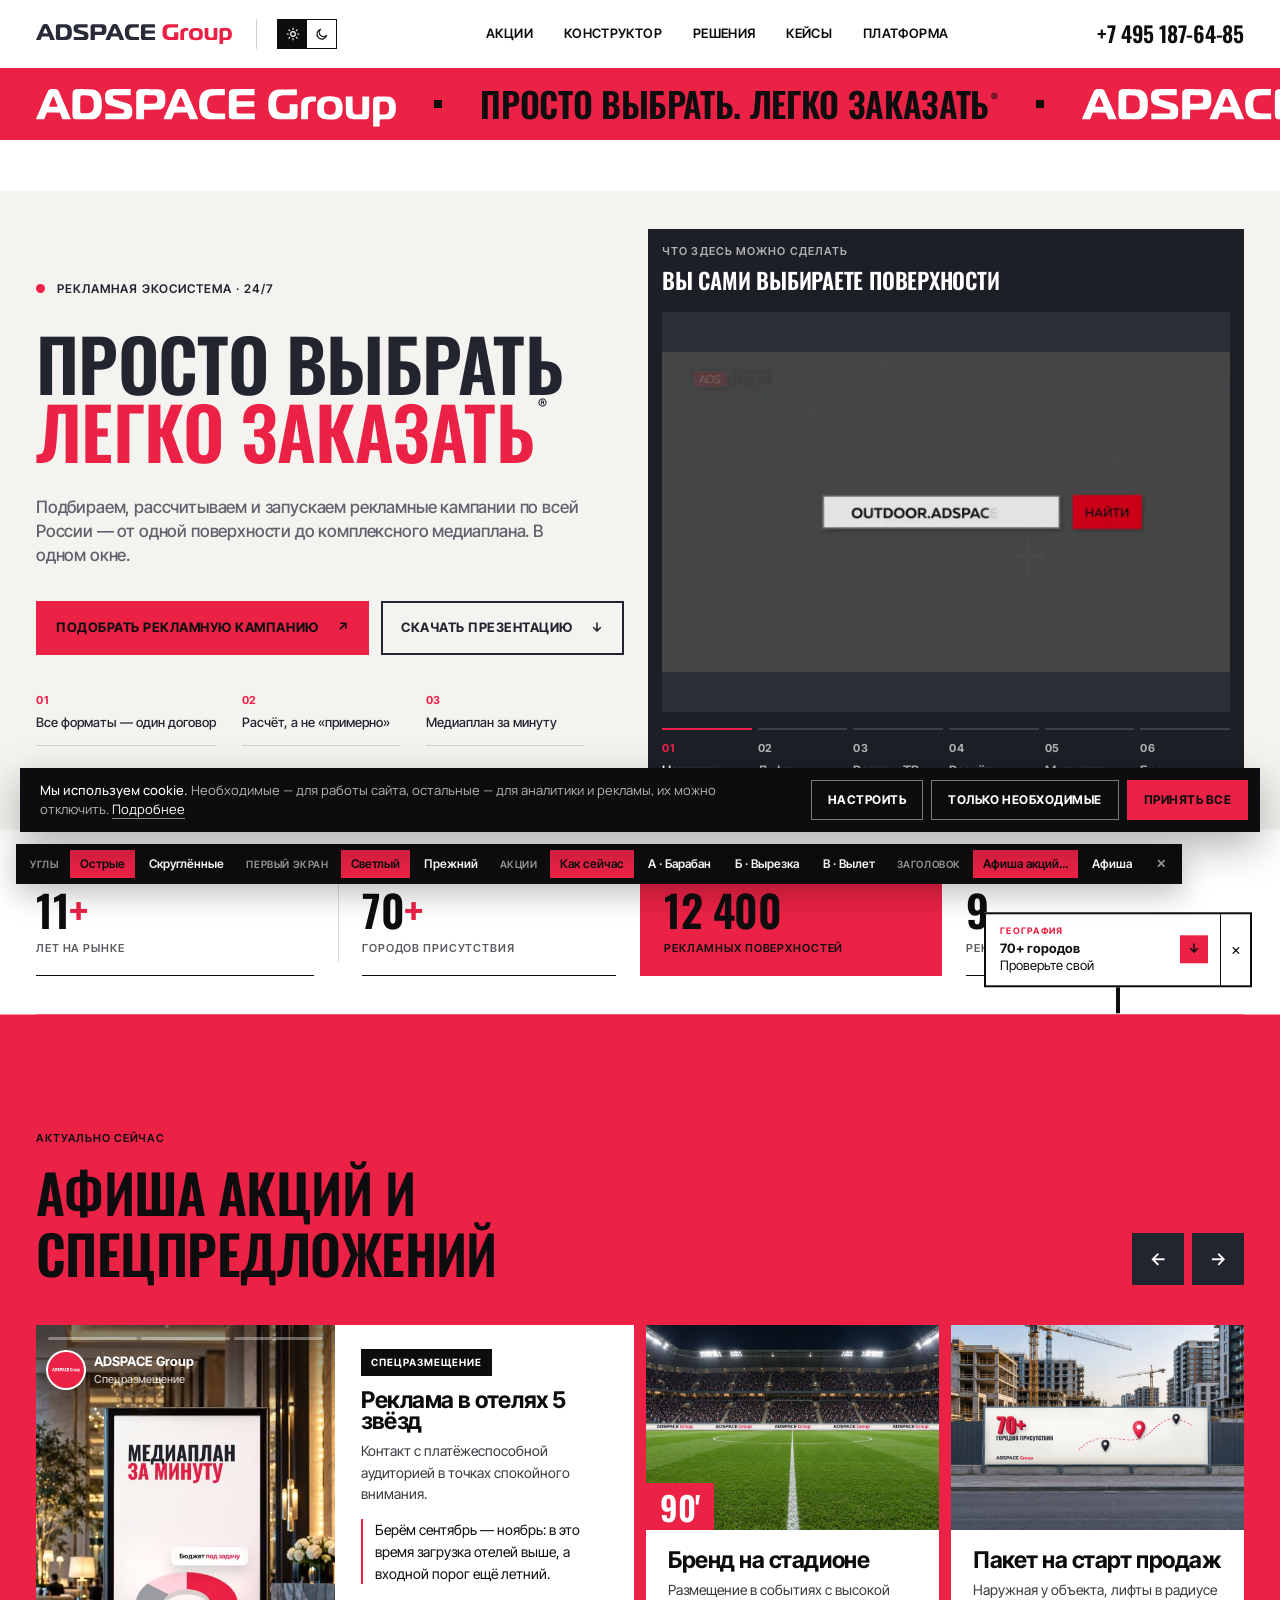
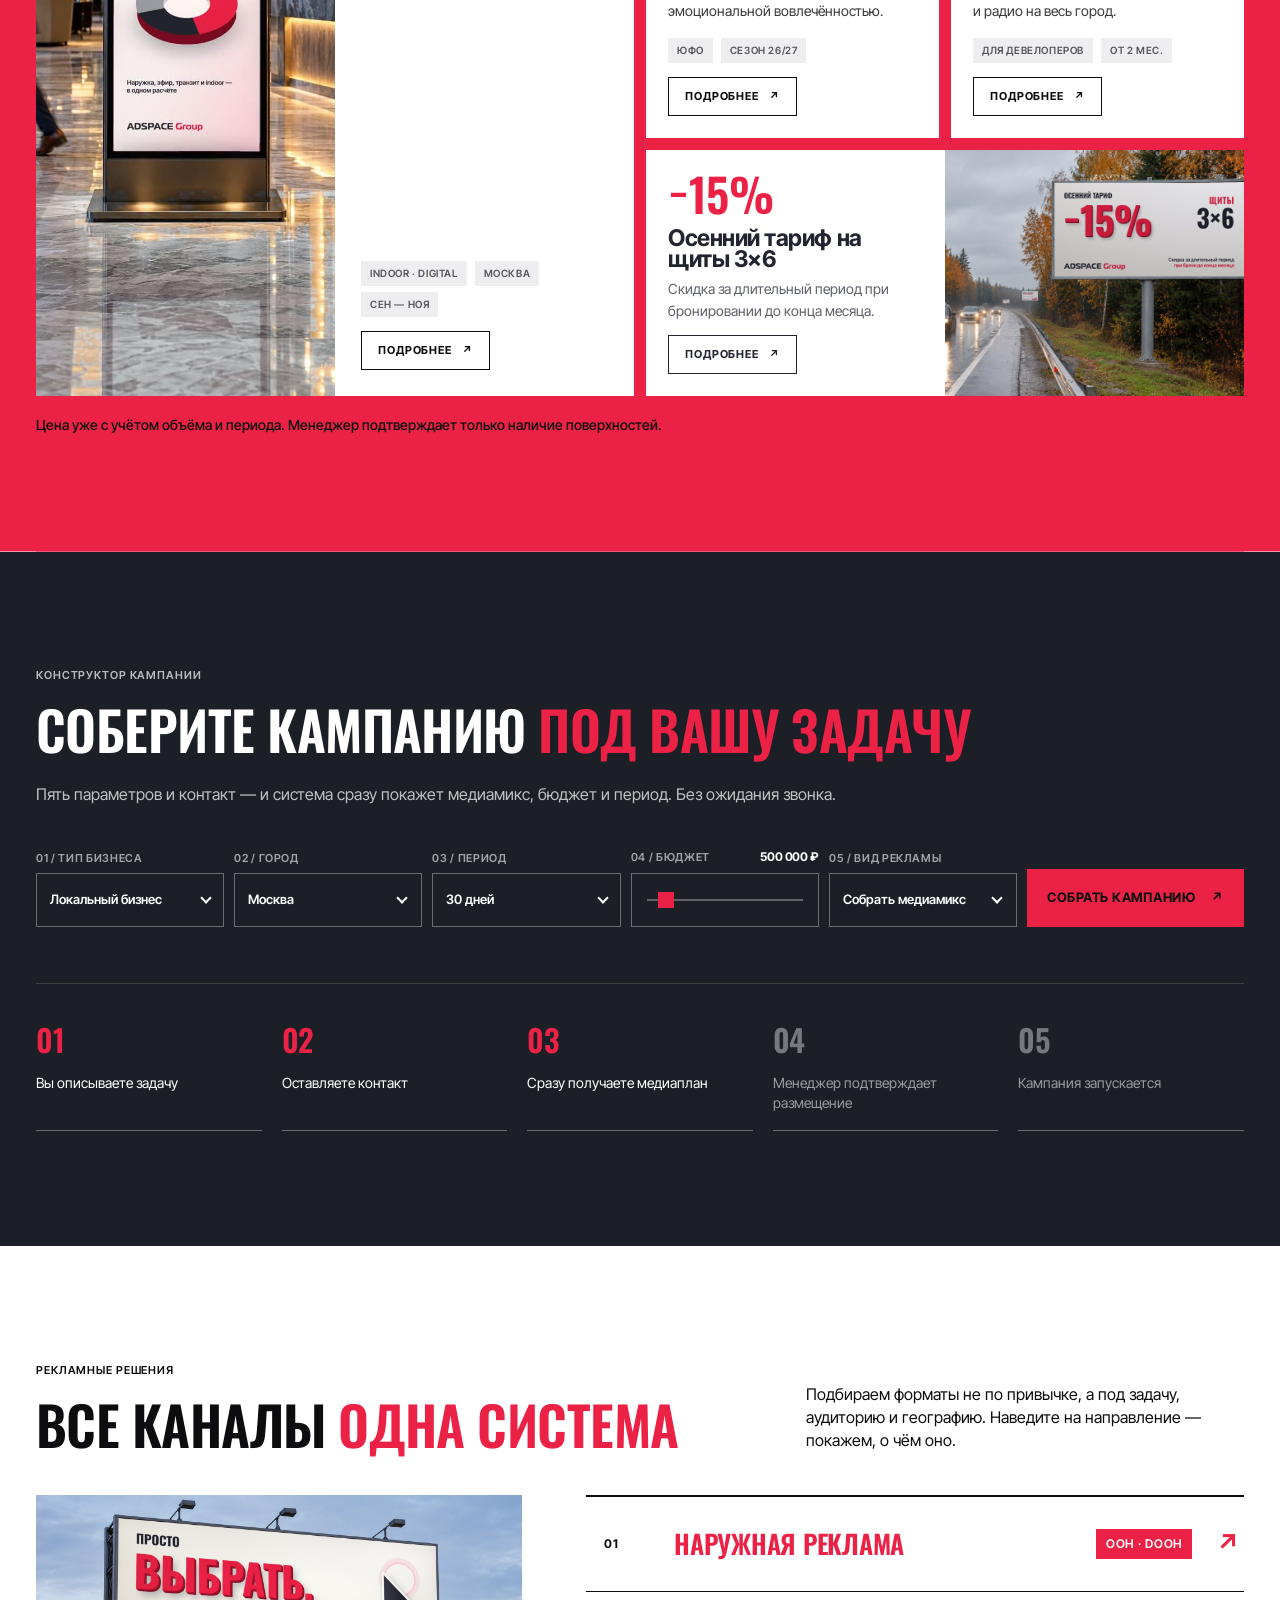
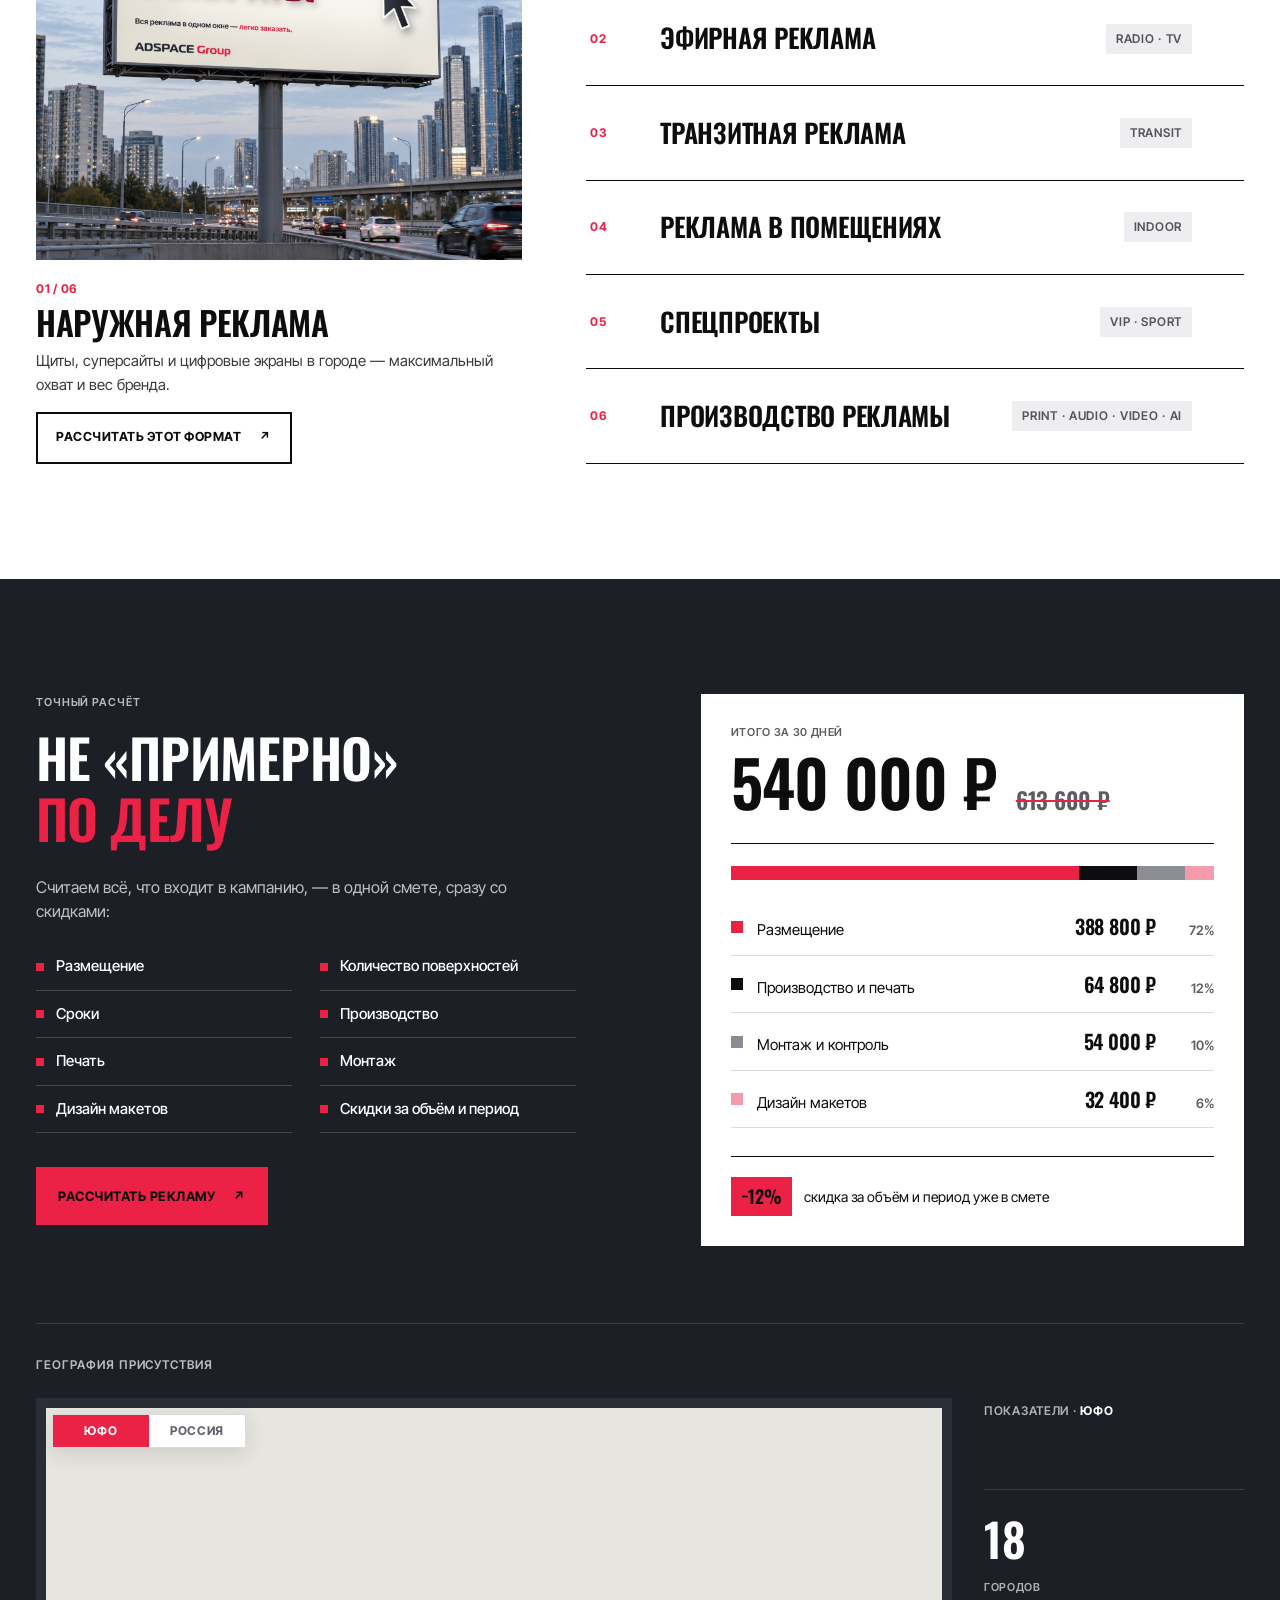
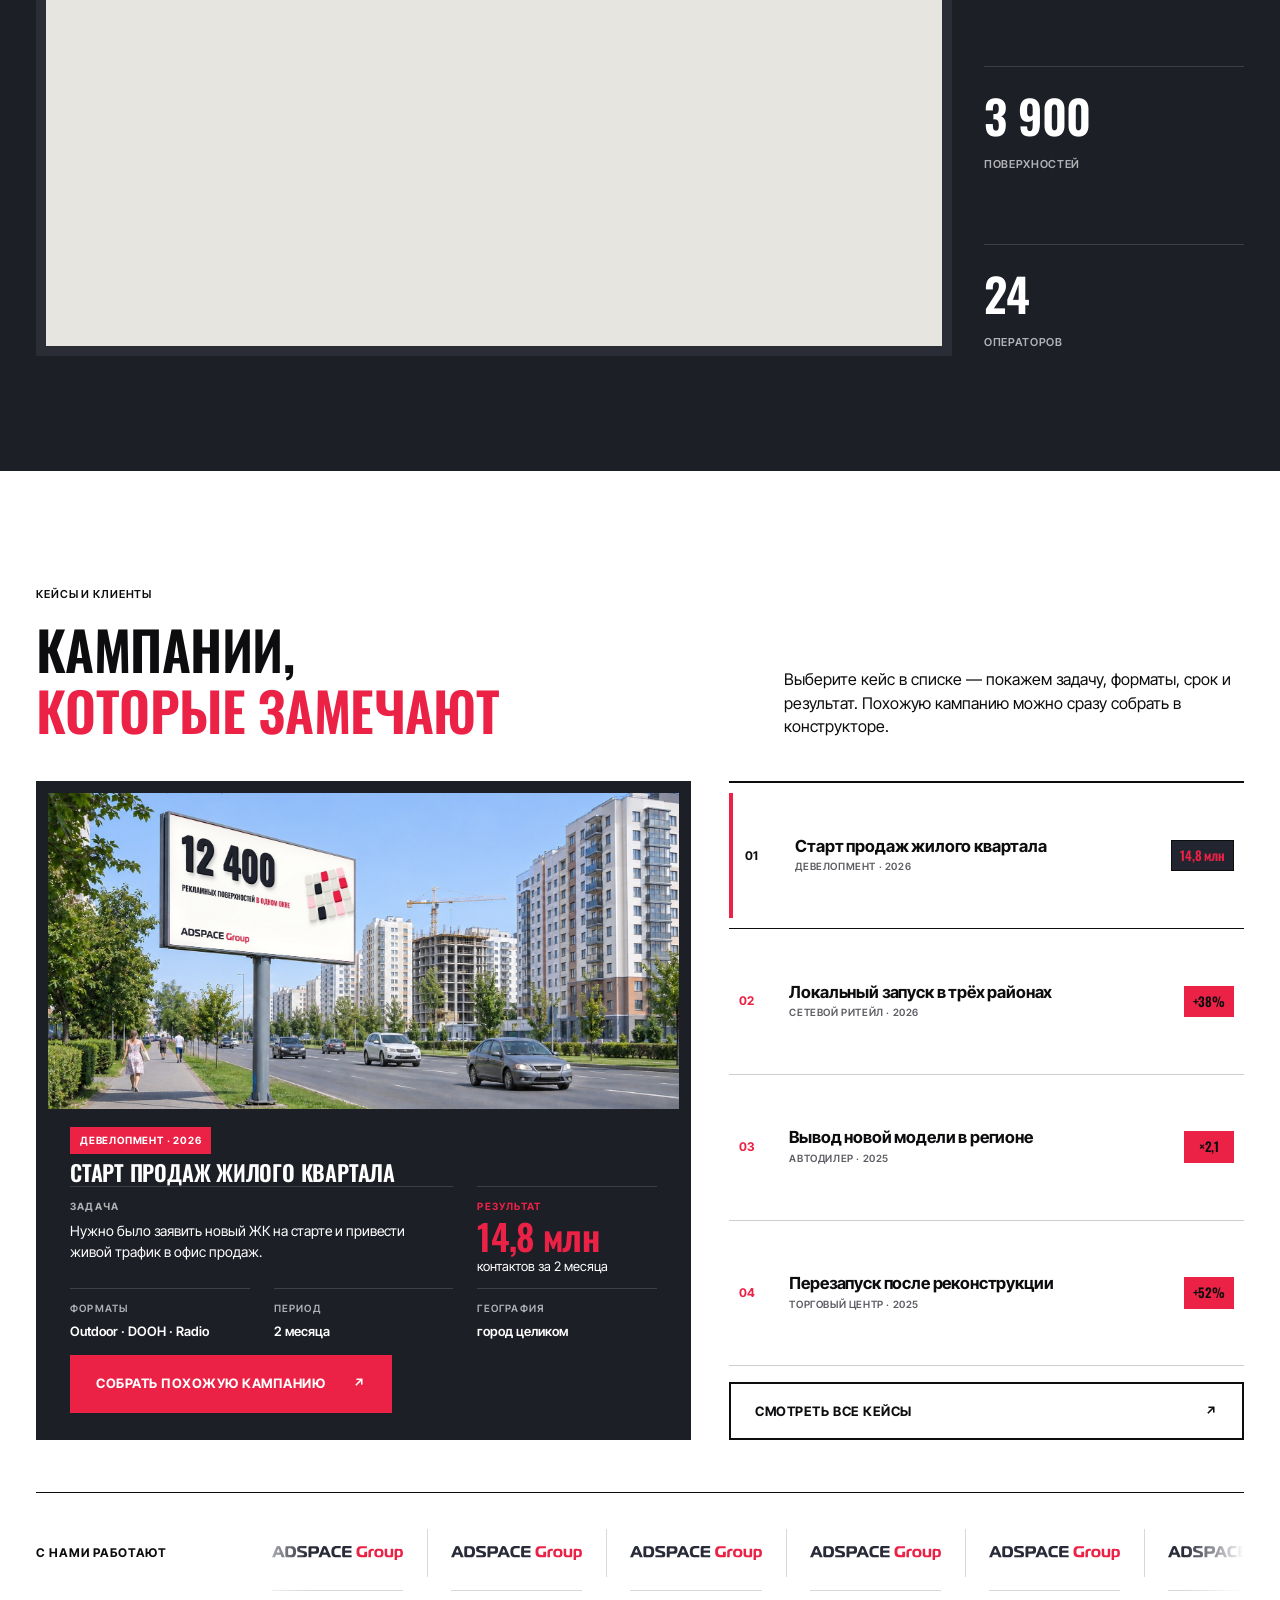
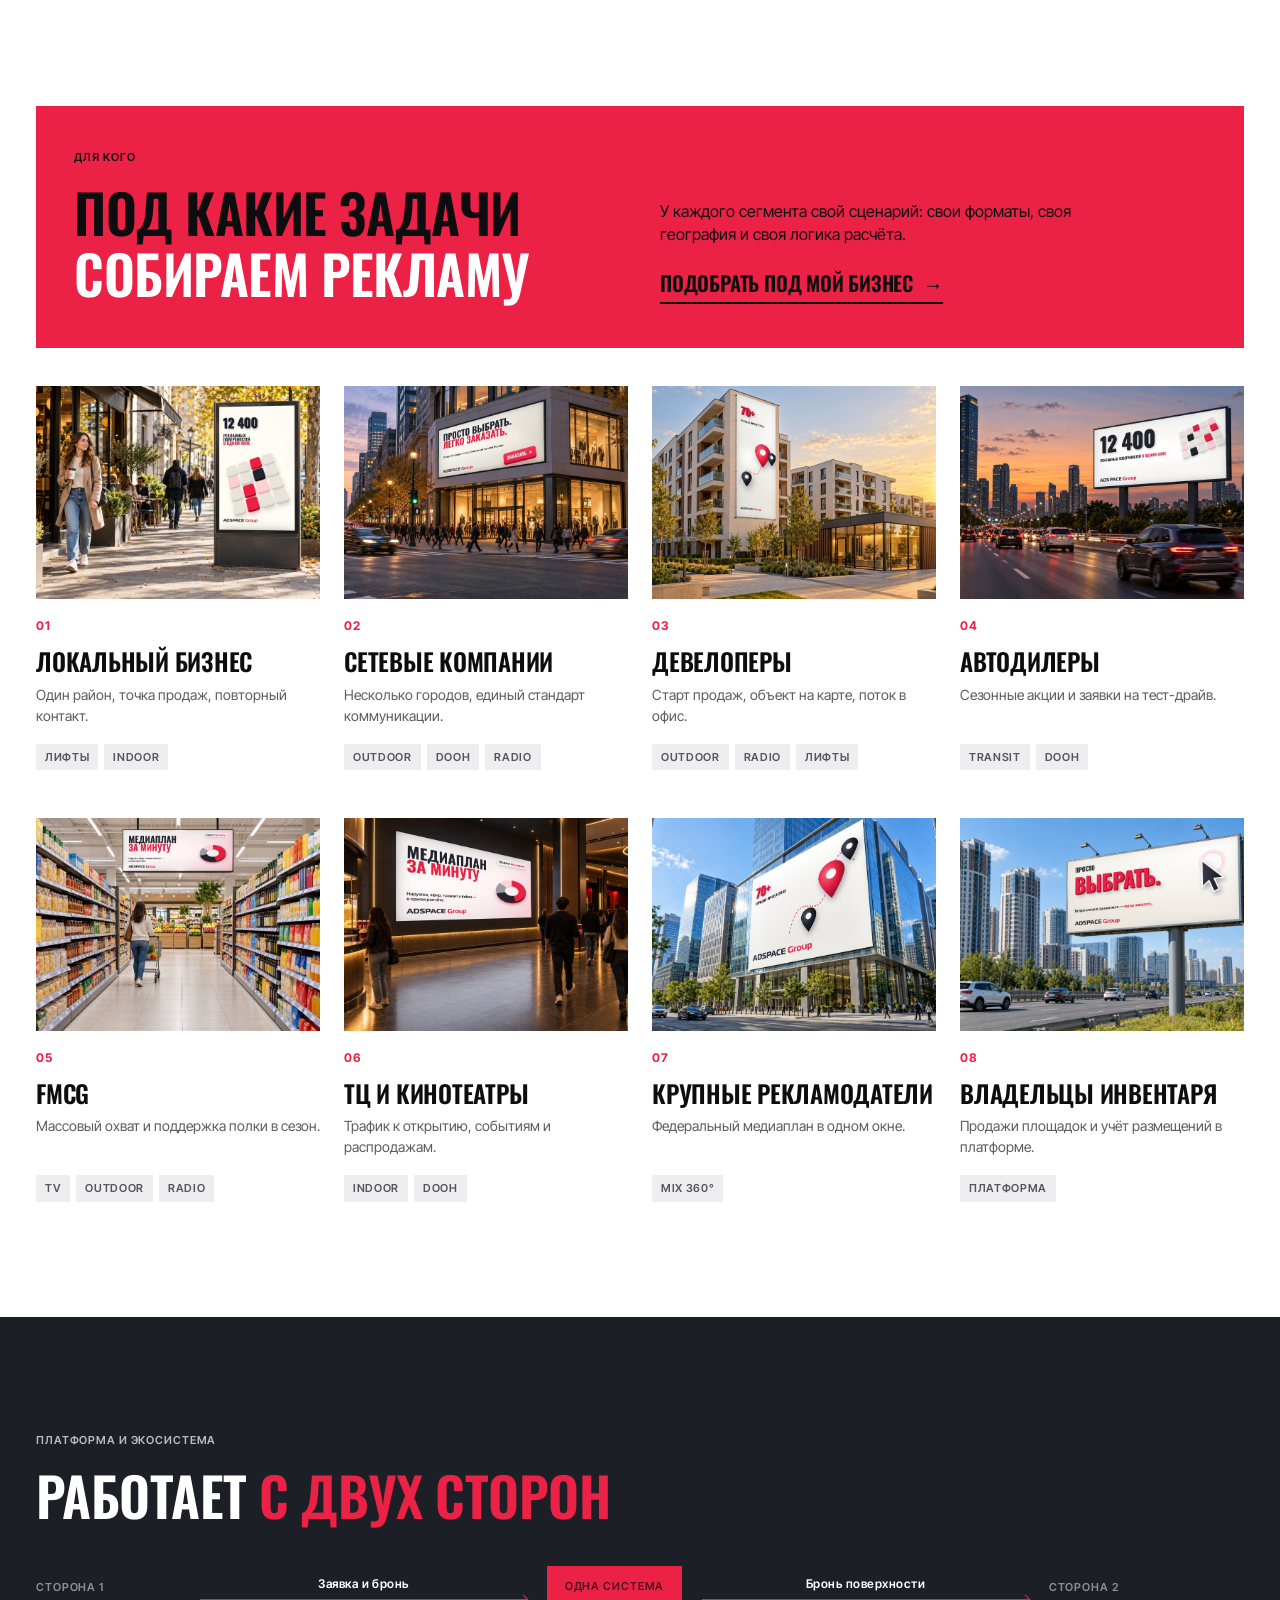
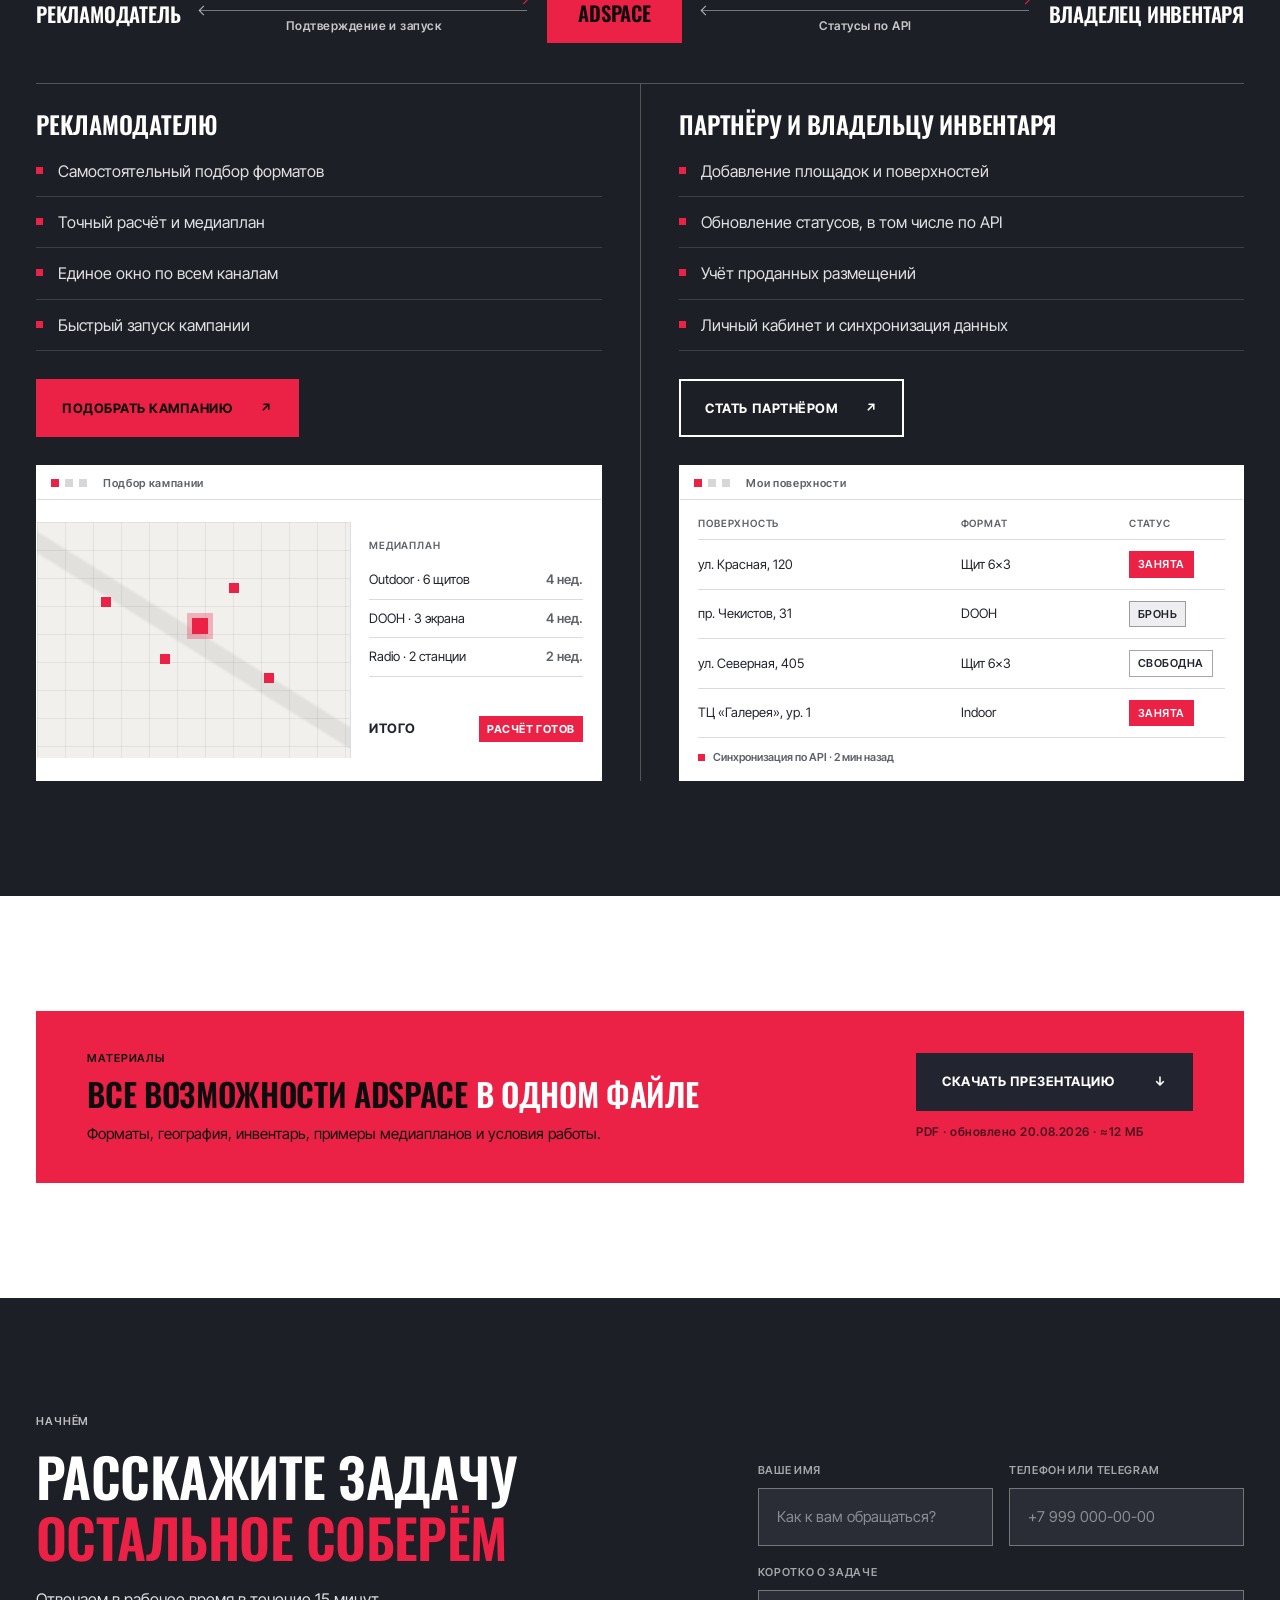
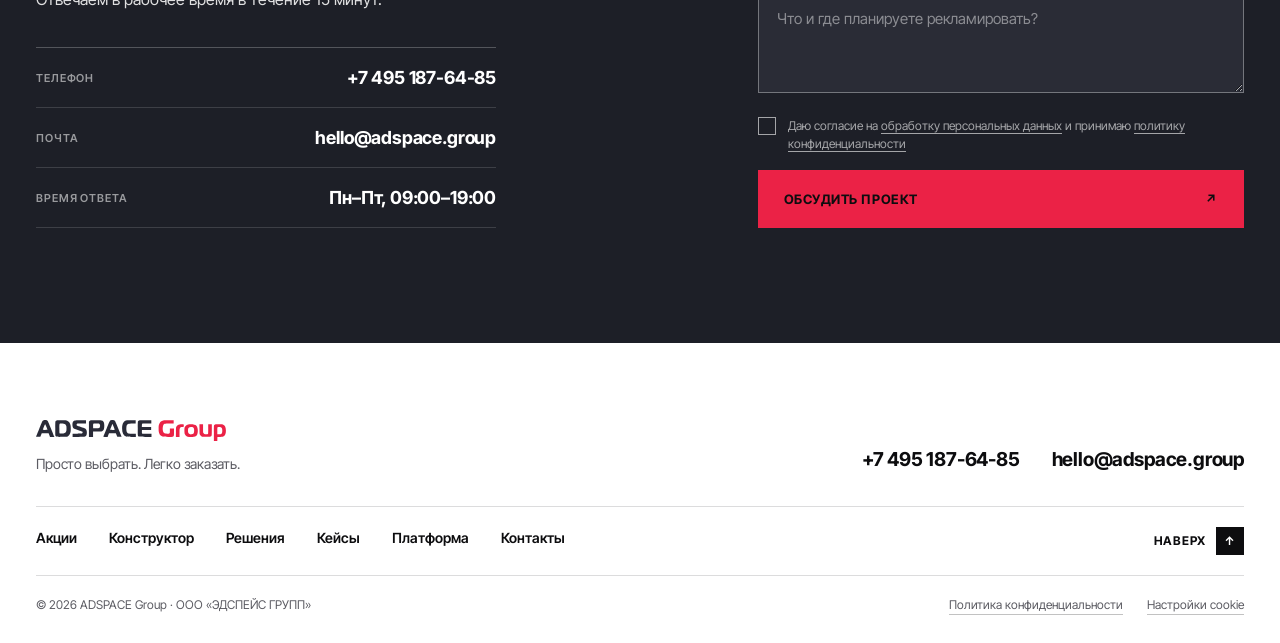
<file: design/index.html>
<!doctype html>
<html lang="ru" data-font="news" data-corners="sharp" data-dark="deep" data-outline="off" data-mid="deep">
  <head>
    <meta charset="UTF-8" />
    <meta name="viewport" content="width=device-width, initial-scale=1.0" />
    <!-- Прототип: из поиска прячем целиком — ни индексации, ни переходов
         по ссылкам, ни сохранённой копии. -->
    <meta name="robots" content="noindex, nofollow, noarchive, noimageindex" />
    <meta
      name="description"
      content="ADSPACE Group — рекламная экосистема для подбора, расчёта и заказа рекламы."
    />
    <meta name="theme-color" content="#EB2246" />
    <title>ADSPACE Group — дизайн</title>
    <link rel="stylesheet" href="styles.css?v=2" />
    <!-- Черно-белый режим для первого показа. Чтобы вернуть цвет — удалите строку ниже. -->
    <link rel="stylesheet" href="mono.css?v=1" />
    <!-- Правки по обратной связи к классической версии. Всё новое — здесь. -->
    <link rel="stylesheet" href="v2.css?v=18" />
    <!-- Дизайн: шапка и первый экран в цвете, композиция как в v2. Остальная страница пока вайрфрейм (mono.css). -->
    <link rel="preconnect" href="https://fonts.googleapis.com" />
    <link rel="preconnect" href="https://fonts.gstatic.com" crossorigin />
    <link
      rel="stylesheet"
      href="https://fonts.googleapis.com/css2?family=Inter+Tight:wght@400;500;600;700;800&family=Oswald:wght@500;600;700&family=Russo+One&family=Unbounded:wght@700;800;900&family=Dela+Gothic+One&display=swap"
    />
    <link rel="stylesheet" href="design.css?v=70" />
    <!-- Правки заказчика 13.10–15.10 и переключатели вариантов. -->
    <link rel="stylesheet" href="review.css?v=10" />
    <!-- Правки заказчика 16.10–21.10. -->
    <link rel="stylesheet" href="review2.css?v=24" />
    <!-- Правка 29 (29.10): эффекты блока «Акции», ?promofx=drum|cutout|fly -->
    <link rel="stylesheet" href="promo-fx.css?v=7" />
    <!-- Прелоадер: показываем один раз за сессию, до первой отрисовки.
         ?intro=on — показать снова, ?intro=off — без заставки. -->
    <script>
      (function () {
        var q = new URLSearchParams(location.search), seen = false;
        try { seen = sessionStorage.getItem("adsp-intro") === "1"; } catch (e) {}
        var force = q.get("intro") === "on";
        if (q.get("panel") === "off" || q.get("intro") === "off" || (seen && !force)) return;
        document.documentElement.classList.add("is-intro");
      })();
    </script>
  </head>
  <body>
    <div class="intro" aria-hidden="true" data-intro>
      <div class="intro-curtain"></div>
      <div class="intro-inner">
        <img class="intro-logo" src="assets/logo-adspace-group-on-dark.svg" alt="" width="1105" height="118" />
        <span class="intro-line"></span>
        <p class="intro-slogan"><span>Просто выбрать.</span> <b>Легко заказать.</b></p>
      </div>
    </div>
    <a class="skip-link" href="#main">К содержанию</a>

    <!-- ───────────────────────── ШАПКА ───────────────────────── -->
    <header class="site-header" data-header>
      <a class="brand" href="#top" aria-label="ADSPACE Group — на главную">
        <img src="assets/logo-adspace-group.svg" alt="ADSPACE Group" width="1105" height="118" />
      </a>

      <button
        class="theme-toggle"
        type="button"
        data-theme-toggle
        aria-pressed="false"
        aria-label="Тёмная тема"
        data-tentative="переключение темы — демо, полная тёмная версия дизайна впереди"
      >
        <span class="theme-toggle-track">
          <svg class="theme-icon theme-icon--sun" viewBox="0 0 24 24" fill="none" aria-hidden="true">
            <circle cx="12" cy="12" r="4" stroke="currentColor" stroke-width="2" />
            <path
              d="M12 2v2M12 20v2M4.93 4.93l1.41 1.41M17.66 17.66l1.41 1.41M2 12h2M20 12h2M4.93 19.07l1.41-1.41M17.66 6.34l1.41-1.41"
              stroke="currentColor"
              stroke-width="2"
              stroke-linecap="round"
            />
          </svg>
          <svg class="theme-icon theme-icon--moon" viewBox="0 0 24 24" fill="none" aria-hidden="true">
            <path
              d="M20 14.5A8.5 8.5 0 1 1 9.5 4a7 7 0 0 0 10.5 10.5Z"
              stroke="currentColor"
              stroke-width="2"
              stroke-linejoin="round"
            />
          </svg>
          <span class="theme-toggle-thumb"></span>
        </span>
      </button>

      <nav class="desktop-nav" aria-label="Основная навигация">
        <a href="#promos">Акции</a>
        <a href="#builder">Конструктор</a>
        <a href="#solutions">Решения</a>
        <a href="#cases">Кейсы</a>
        <a href="#platform">Платформа</a>
      </nav>

      <div class="header-side">
        <a class="header-phone" href="tel:+74951876485" data-tentative="номер требует подтверждения"
          >+7 495 187-64-85</a
        >
        <button class="menu-button" type="button" aria-expanded="false" aria-controls="mobile-menu">
          <span></span><span></span><span class="sr-only">Открыть меню</span>
        </button>
      </div>
    </header>

    <nav class="mobile-menu" id="mobile-menu" aria-label="Мобильная навигация" hidden>
      <button
        class="theme-toggle theme-toggle--mobile"
        type="button"
        data-theme-toggle
        aria-pressed="false"
        aria-label="Тёмная тема"
      >
        <span>Тёмная тема</span>
        <span class="theme-toggle-track">
          <svg class="theme-icon theme-icon--sun" viewBox="0 0 24 24" fill="none" aria-hidden="true">
            <circle cx="12" cy="12" r="4" stroke="currentColor" stroke-width="2" />
            <path
              d="M12 2v2M12 20v2M4.93 4.93l1.41 1.41M17.66 17.66l1.41 1.41M2 12h2M20 12h2M4.93 19.07l1.41-1.41M17.66 6.34l1.41-1.41"
              stroke="currentColor"
              stroke-width="2"
              stroke-linecap="round"
            />
          </svg>
          <svg class="theme-icon theme-icon--moon" viewBox="0 0 24 24" fill="none" aria-hidden="true">
            <path
              d="M20 14.5A8.5 8.5 0 1 1 9.5 4a7 7 0 0 0 10.5 10.5Z"
              stroke="currentColor"
              stroke-width="2"
              stroke-linejoin="round"
            />
          </svg>
          <span class="theme-toggle-thumb"></span>
        </span>
      </button>
      <a href="#promos">Акции</a>
      <a href="#builder">Конструктор</a>
      <a href="#solutions">Решения</a>
      <a href="#cases">Кейсы</a>
      <a href="#platform">Платформа</a>
      <a href="#contact">Контакты</a>
      <a class="mobile-menu-phone" href="tel:+74951876485">+7 495 187-64-85</a>
    </nav>

    <main id="main">
      <!-- ─────────────────── 01 · ПЕРВЫЙ ЭКРАН ─────────────────── -->
      <section class="hero section-shell" id="top">
        <div class="hero-banner" aria-hidden="true">
          <div class="hero-banner-track">
            <img src="assets/logo-adspace-group-white.svg" alt="" />
            <span class="hero-banner-dot"></span>
            <span class="dz-ticker-slogan">Просто выбрать. Легко заказать<sup>®</sup></span>
            <span class="hero-banner-dot"></span>
            <img src="assets/logo-adspace-group-white.svg" alt="" />
            <span class="hero-banner-dot"></span>
            <span class="dz-ticker-slogan">Просто выбрать. Легко заказать<sup>®</sup></span>
            <span class="hero-banner-dot"></span>
            <!-- набор дублирован для бесшовной прокрутки -->
            <img src="assets/logo-adspace-group-white.svg" alt="" />
            <span class="hero-banner-dot"></span>
            <span class="dz-ticker-slogan">Просто выбрать. Легко заказать<sup>®</sup></span>
            <span class="hero-banner-dot"></span>
            <img src="assets/logo-adspace-group-white.svg" alt="" />
            <span class="hero-banner-dot"></span>
            <span class="dz-ticker-slogan">Просто выбрать. Легко заказать<sup>®</sup></span>
            <span class="hero-banner-dot"></span>
          </div>
        </div>

        <div class="hero-grid">
          <div class="hero-copy reveal">
            <p class="eyebrow"><span class="status-dot"></span> Рекламная экосистема · 24/7</p>
            <h1 class="dz-title" data-fit>
              <span class="dz-title-line">Просто выбрать</span>
              <span class="dz-title-line"
                ><mark
                  ><span>Легко</span
                  ><span
                    >заказать<sup class="dz-tm" title="Зарегистрированный товарный знак"
                      >®</sup
                    ></span
                  ></mark
                ></span
              >
            </h1>
            <p class="hero-lead">
              Подбираем, рассчитываем и запускаем рекламные кампании по всей России — от одной
              поверхности до комплексного медиаплана. В одном окне.
            </p>
            <div class="button-row">
              <a class="button button--primary" href="#builder"
                >Подобрать рекламную кампанию <span aria-hidden="true">↗</span></a
              >
              <a class="button button--dark" href="#presentation"
                >Скачать презентацию <span aria-hidden="true">↓</span></a
              >
            </div>
            <ul class="hero-proof">
              <li><b>01</b> Все форматы — один договор</li>
              <li><b>02</b> Расчёт, а не «примерно»</li>
              <li><b>03</b> Медиаплан за минуту</li>
            </ul>
          </div>

          <!-- Медиаобласть: несколько сюжетов, объясняющих продукт за 10–15 секунд -->
          <div class="hero-stage reveal" data-stage aria-label="Что можно сделать на сайте">
            <div class="stage-top">
              <span class="stage-kicker">Что здесь можно сделать</span>
              <!-- правка 34: что клиент делает сам на каждом сюжете (текст — script.js, ctas) -->
              <p class="dz-stage-cta" data-stage-cta aria-live="polite">Вы сами выбираете поверхности</p>
            </div>

            <div class="stage-screen" data-stage-screen>
              <!-- сцена 1 — наружная реклама -->
              <div class="scene scene--outdoor is-active" data-scene="outdoor">
                <div class="dz-frame" aria-hidden="true">
                  <img class="scene-photo" src="assets/photos-light/outdoor.jpg" alt="" />
                  <span class="dz-board dz-board--outdoor"><b>Ваш бренд</b></span>
                </div>
                <!-- правка 35 (12.11): ролик платформы заказчика как есть, поверх фото -->
                <video class="dz-scene-video" data-scene-video src="assets/video/outdoor-platform.mp4"
                  poster="assets/video/outdoor-platform.jpg" muted playsinline preload="auto" aria-hidden="true"></video>
                <div class="scene-grid" aria-hidden="true"></div>
                <div class="billboard">
                  <div class="billboard-screen">ВАШ<br />БРЕНД</div>
                  <div class="billboard-leg"></div>
                </div>
                <span class="chip chip--a">Подбор рекламы в пару кликов</span>
                <span class="chip chip--b">Суперсайт 15×5 · свободно с 01.09</span>
              </div>

              <!-- сцена 2 — лифты: подбор по районам (правка 25, 24.10).
                   Как на сайте: город, формат, срок → лифты по районам.
                   Цифры демонстрационные. -->
              <div class="scene scene--ui scene--lifts" data-scene="indoor">
                <div class="dz-mix" aria-hidden="true" data-tentative="районы и число лифтов — демо">
                  <div class="dz-mix-params">
                    <div class="dz-calc-field">
                      <span>Город</span>
                      <div class="dz-pick">Краснодар <i>▾</i></div>
                    </div>
                    <div class="dz-calc-field">
                      <span>Формат</span>
                      <div class="dz-seg"><i class="is-on">А3</i><i>А4</i><i>Экран</i></div>
                    </div>
                    <div class="dz-calc-field">
                      <span>Срок <b>2 недели</b></span>
                      <div class="dz-range"><i style="--v: 35%"></i></div>
                    </div>
                  </div>
                  <div class="dz-mix-body">
                    <div class="dz-donut" style="--donut: conic-gradient(var(--m1) 0 34%, var(--m2) 0 62%, var(--m3) 0 84%, var(--m4) 0)">
                      <span><b data-count-num="1240">0</b>лифтов</span>
                    </div>
                    <ul class="dz-bars">
                      <li style="--c: var(--m1); --w: 34%"><b>Центральный</b><span><i></i></span><em>34%</em></li>
                      <li style="--c: var(--m2); --w: 28%"><b>Прикубанский</b><span><i></i></span><em>28%</em></li>
                      <li style="--c: var(--m3); --w: 22%"><b>Карасунский</b><span><i></i></span><em>22%</em></li>
                      <li style="--c: var(--m4); --w: 16%"><b>Западный</b><span><i></i></span><em>16%</em></li>
                    </ul>
                  </div>
                  <div class="dz-gantt-foot"><span>Лифты по районам</span><b>4 района</b></div>
                </div>
              </div>

              <!-- сцена 3 — радио и ТВ: выходы по часам (правка 25, 24.10).
                   Как на сайте: канал, хронометраж, выходы → когда звучит
                   ролик и сколько людей его слышат. Цифры демонстрационные. -->
              <div class="scene scene--ui scene--radio" data-scene="broadcast">
                <div class="dz-mix" aria-hidden="true" data-tentative="аудитория и охват — демо">
                  <div class="dz-mix-params">
                    <div class="dz-calc-field">
                      <span>Канал</span>
                      <div class="dz-seg dz-seg--2"><i class="is-on">Радио</i><i>ТВ</i></div>
                    </div>
                    <div class="dz-calc-field">
                      <span>Ролик</span>
                      <div class="dz-seg"><i>15 с</i><i class="is-on">20 с</i><i>30 с</i></div>
                    </div>
                    <div class="dz-calc-field">
                      <span>Выходов в день</span>
                      <div class="dz-step"><i>−</i><b>6</b><i>+</i></div>
                    </div>
                  </div>
                  <div class="dz-mix-body dz-mix-body--air">
                    <div class="dz-air-head"><span>Аудитория по часам</span><span class="dz-air-key">ваши выходы</span></div>
                    <div class="dz-air">
                      <i style="--h: 22%"></i><i class="is-on" style="--h: 58%"></i><i class="is-on" style="--h: 86%"></i
                      ><i class="is-on" style="--h: 74%"></i><i style="--h: 50%"></i><i style="--h: 44%"></i
                      ><i style="--h: 46%"></i><i style="--h: 48%"></i><i style="--h: 42%"></i
                      ><i style="--h: 40%"></i><i style="--h: 46%"></i><i class="is-on" style="--h: 70%"></i
                      ><i class="is-on" style="--h: 92%"></i><i class="is-on" style="--h: 80%"></i><i style="--h: 54%"></i
                      ><i style="--h: 40%"></i><i style="--h: 30%"></i><i style="--h: 18%"></i>
                    </div>
                    <div class="dz-air-axis"><i>6:00</i><i>9:00</i><i>12:00</i><i>15:00</i><i>18:00</i><i>21:00</i></div>
                  </div>
                  <div class="dz-gantt-foot"><span>Охват за 2 недели</span><b><span data-count-num="1200000">0</span><span class="dz-hide-sm"> слушателей</span></b></div>
                </div>
              </div>

              <!-- сцена 4 — калькулятор -->
              <div class="scene scene--calc" data-scene="calc">
                <div class="dz-calc" aria-hidden="true">
                  <div class="dz-calc-params">
                    <div class="dz-calc-field">
                      <span>Формат</span>
                      <div class="dz-seg"><i class="is-on">3×6</i><i>15×5</i><i>DOOH</i></div>
                    </div>
                    <div class="dz-calc-field">
                      <span>Период <b>30 дней</b></span>
                      <div class="dz-range"><i style="--v: 50%"></i></div>
                    </div>
                    <div class="dz-calc-field">
                      <span>Поверхностей</span>
                      <div class="dz-step"><i>−</i><b>18</b><i>+</i></div>
                    </div>
                  </div>
                  <div class="dz-calc-total">
                    <span>Итого за кампанию</span>
                    <b data-count-to="540000">0 ₽</b>
                    <small>1 000 ₽ за поверхность в день</small>
                  </div>
                </div>
              </div>

              <!-- сцена 5 — медиаплан -->
              <div class="scene scene--plan" data-scene="plan">
                <div class="dz-gantt" aria-hidden="true">
                  <div class="dz-gantt-head">
                    <span></span>
                    <div><i>Нед. 1</i><i>Нед. 2</i><i>Нед. 3</i><i>Нед. 4</i></div>
                  </div>
                  <div class="dz-gantt-row">
                    <span>Outdoor</span>
                    <div><i style="--s: 0%; --w: 68%"><em>20 дн.</em></i></div>
                  </div>
                  <div class="dz-gantt-row">
                    <span>DOOH</span>
                    <div><i class="is-alt" style="--s: 12%; --w: 46%"><em>14 дн.</em></i></div>
                  </div>
                  <div class="dz-gantt-row">
                    <span>Radio</span>
                    <div><i style="--s: 28%; --w: 52%"><em>16 дн.</em></i></div>
                  </div>
                  <div class="dz-gantt-row">
                    <span>Indoor</span>
                    <div><i class="is-alt" style="--s: 8%; --w: 34%"><em>10 дн.</em></i></div>
                  </div>
                  <div class="dz-gantt-foot"><span>4 канала</span><b>30 дней</b></div>
                </div>
                <span class="chip chip--a">4 канала в одном плане</span>
              </div>

              <!-- сцена 6 — онлайн-бронирование -->
              <div class="scene scene--booking" data-scene="booking">
                <div class="dz-book" aria-hidden="true">
                  <div class="dz-book-map">
                    <!-- правка 27: светлая Яндекс.Карта, как в «Географии»;
                         квадраты ниже — запасная схема, пока карта не загрузилась -->
                    <div class="dz-map" data-dz-book-map></div>
                    <i style="--x: 24%; --y: 30%"></i>
                    <i style="--x: 62%; --y: 22%"></i>
                    <i class="is-taken" style="--x: 40%; --y: 64%"></i>
                    <i class="is-picked" style="--x: 72%; --y: 58%"></i>
                    <i style="--x: 16%; --y: 78%"></i>
                  </div>
                  <ul class="dz-book-list">
                    <li><span>Ленина / 42</span><small>3×6</small><b>свободно</b></li>
                    <li><span>Проспект Мира</span><small>3×6</small><b>свободно</b></li>
                    <li class="is-taken"><span>ТЦ «Галерея»</span><small>indoor</small><b>занято</b></li>
                    <li class="is-picked"><span>Кутузовский, 12</span><small>3×6</small><b>в корзине</b></li>
                  </ul>
                  <div class="dz-book-cart"><span>В корзине: 1</span><b>Забронировать →</b></div>
                </div>
              </div>
            </div>

            <div class="stage-bottom">
              <div class="stage-caption">
                <strong data-stage-title>Наружная реклама</strong>
              </div>
              <div class="stage-dots" role="tablist" aria-label="Сюжеты">
                <button role="tab" type="button" data-stage-dot="outdoor" aria-selected="true">
                  <b>01</b><span class="dz-tab-name" aria-hidden="true">Наружка</span><span class="sr-only">Наружная реклама</span>
                </button>
                <button role="tab" type="button" data-stage-dot="indoor" aria-selected="false">
                  <b>02</b><span class="dz-tab-name" aria-hidden="true">Лифты</span><span class="sr-only">Indoor и лифты</span>
                </button>
                <button role="tab" type="button" data-stage-dot="broadcast" aria-selected="false">
                  <b>03</b><span class="dz-tab-name" aria-hidden="true">Радио и ТВ</span><span class="sr-only">Радио и ТВ</span>
                </button>
                <button role="tab" type="button" data-stage-dot="calc" aria-selected="false">
                  <b>04</b><span class="dz-tab-name" aria-hidden="true">Расчёт</span><span class="sr-only">Калькулятор</span>
                </button>
                <button role="tab" type="button" data-stage-dot="plan" aria-selected="false">
                  <b>05</b><span class="dz-tab-name" aria-hidden="true">Медиаплан</span><span class="sr-only">Медиаплан</span>
                </button>
                <button role="tab" type="button" data-stage-dot="booking" aria-selected="false">
                  <b>06</b><span class="dz-tab-name" aria-hidden="true">Бронь</span><span class="sr-only">Онлайн-бронирование</span>
                </button>
              </div>
            </div>
          </div>
        </div>

        <!-- Масштаб компании: компактная полоса под первым экраном -->
        <div class="metric-strip reveal" aria-label="Масштаб компании">
          <div data-tentative="показатель не подтверждён">
            <strong>11<i>+</i></strong><span>лет на рынке</span>
          </div>
          <div data-tentative="показатель не подтверждён">
            <strong>70<i>+</i></strong><span>городов присутствия</span>
          </div>
          <div data-tentative="показатель не подтверждён">
            <strong>12 400</strong><span>рекламных поверхностей</span>
          </div>
          <div data-tentative="показатель не подтверждён">
            <strong>9</strong><span>рекламных каналов</span>
          </div>
        </div>
      </section>

      <!-- ─────────────────── 02 · АКЦИИ ───────────────────
           Разворот из комиксной версии (кадры разного размера в одной
           сетке, листается страницами), но в классической подаче:
           тонкие рамки, скругление 4px, без «звуков», наклонов, растра
           и теней. Реплика-баббл стала обычной сноской с красной чертой. -->
      <section class="promos section-shell" id="promos" aria-labelledby="promos-title">
        <div class="section-heading reveal">
          <div>
            <p class="eyebrow">Актуально сейчас</p>
            <h2 id="promos-title" data-promos-title>Афиша акций и спецпредложений</h2>
          </div>
          <div class="pr-flip">
            <button type="button" data-cx-prev aria-label="Предыдущая страница">←</button>
            <span>Страница <b data-cx-num>1</b> / 2</span>
            <button type="button" data-cx-next aria-label="Следующая страница">→</button>
          </div>
        </div>

        <div class="reveal pr-wrap" data-pr-wrap>
          <!-- правка 29: сцена для эффектов акций (?promofx=fly|cutout|drum);
               в обычном виде — просто обёртка разворотов -->
          <div class="pr-stage" data-pr-stage>
          <p class="pr-drum-hint" aria-hidden="true">Крутите колесо — акции сменяются</p>
          <!-- страница 1 -->
          <div class="pr-page" data-cx-page>
            <article class="pr-card pr-card--main" data-tentative="акция демонстрационная">
              <!-- правка 32: видео вместо фото, подача как у сторис.
                   Ролик пока собран из наших фото — заменить файлом заказчика
                   (вертикальный 9:16, без звука, до ~15 с). -->
              <div class="pr-media pr-story" aria-hidden="true" data-story>
                <video
                  class="pr-story-video"
                  src="assets/video/promo-hotels-story.mp4"
                  poster="assets/video/promo-hotels-story.jpg"
                  muted
                  loop
                  playsinline
                  preload="metadata"
                ></video>
                <div class="pr-story-ui">
                  <div class="pr-story-bars" data-story-bars><i></i><i></i><i></i></div>
                  <div class="pr-story-head">
                    <span class="pr-story-ava"><img src="assets/logo-adspace-group-white.svg" alt="" /></span>
                    <b>ADSPACE Group</b>
                    <small>Спецразмещение</small>
                  </div>
                </div>
              </div>
              <div class="pr-body">
                <span class="pr-tag">Спецразмещение</span>
                <h3>Реклама в отелях 5 звёзд</h3>
                <p>Контакт с платёжеспособной аудиторией в точках спокойного внимания.</p>
                <p class="pr-remark">
                  Берём сентябрь — ноябрь: в это время загрузка отелей выше, а входной порог ещё летний.
                </p>
                <div class="pr-meta"><span>Indoor · Digital</span><span>Москва</span><span>сен — ноя</span></div>
                <button class="pr-more" type="button" data-promo-open="hotels">
                  Подробнее <span aria-hidden="true">↗</span>
                </button>
              </div>
            </article>

            <article class="pr-card" data-tentative="акция демонстрационная">
              <div class="pr-media" aria-hidden="true">
                <div class="dz-frame" style="--px: 0.5; --py: 0.55">
                  <img src="assets/photos-light/promo-stadium.jpg" alt="" loading="lazy" />
                </div>
                <span class="pr-figure">90&#39;</span>
              </div>
              <div class="pr-body">
                <h3>Бренд на стадионе</h3>
                <p>Размещение в событиях с высокой эмоциональной вовлечённостью.</p>
                <div class="pr-meta"><span>ЮФО</span><span>сезон 26/27</span></div>
                <button class="pr-more" type="button" data-promo-open="stadium">
                  Подробнее <span aria-hidden="true">↗</span>
                </button>
              </div>
            </article>

            <article class="pr-card" data-tentative="акция демонстрационная">
              <div class="pr-media" aria-hidden="true">
                <div class="dz-frame" style="--px: 0.5; --py: 0.7">
                  <img src="assets/photos-light/promo-launch.jpg" alt="" loading="lazy" />
                  <span class="dz-board dz-board--launch"><b>Ваш бренд</b></span>
                </div>
              </div>
              <div class="pr-body">
                <h3>Пакет на старт продаж</h3>
                <p>Наружная у объекта, лифты в радиусе и радио на весь город.</p>
                <div class="pr-meta"><span>Для девелоперов</span><span>от 2 мес.</span></div>
                <button class="pr-more" type="button" data-promo-open="launch">
                  Подробнее <span aria-hidden="true">↗</span>
                </button>
              </div>
            </article>

            <article class="pr-card pr-card--wide" data-tentative="акция демонстрационная">
              <div class="pr-media" aria-hidden="true">
                <div class="dz-frame" style="--px: 0.8; --py: 0.3">
                  <img src="assets/photos-light/promo-boards.jpg?v=3" alt="" loading="lazy" />
                  <span class="dz-board dz-board--boards"><b>Ваш бренд</b></span>
                </div>
              </div>
              <div class="pr-body">
                <span class="pr-figure">−15%</span>
                <h3>Осенний тариф на щиты 3×6</h3>
                <p>Скидка за длительный период при бронировании до конца месяца.</p>
                <button class="pr-more" type="button" data-promo-open="boards">
                  Подробнее <span aria-hidden="true">↗</span>
                </button>
              </div>
            </article>

          </div>

          <!-- страница 2 -->
          <div class="pr-page" data-cx-page hidden>
            <article class="pr-card pr-card--main" data-tentative="акция демонстрационная">
              <div class="pr-media" aria-hidden="true">
                <div class="dz-frame" style="--ar: 0.6667; --px: 0.5; --py: 0.45" data-modal-bg="federal">
                  <img src="assets/photos-light/promo-federal-v.jpg" alt="" loading="lazy" />
                  <span class="dz-board dz-board--federal"><b>Ваш бренд</b></span>
                </div>
              </div>
              <div class="pr-body">
                <span class="pr-tag">Федеральный пакет</span>
                <h3>Одна кампания — вся страна</h3>
                <p>Единый медиаплан, один договор и управляемый запуск по регионам.</p>
                <p class="pr-remark">
                  Регионы включаются волнами — не нужно платить за всю страну в первый же месяц.
                </p>
                <div class="pr-meta"><span>Mix 360°</span><span>Россия</span><span>по согласованию</span></div>
                <button class="pr-more" type="button" data-promo-open="federal">
                  Подробнее <span aria-hidden="true">↗</span>
                </button>
              </div>
            </article>

            <article class="pr-card" data-tentative="акция демонстрационная">
              <div class="pr-media" aria-hidden="true">
                <div class="dz-frame" style="--px: 0.5; --py: 0.12">
                  <img src="assets/photos-light/promo-lifts.jpg" alt="" loading="lazy" />
                  <span class="dz-board dz-board--lifts"><b>Ваш<br />бренд</b></span>
                </div>
              </div>
              <div class="pr-body">
                <h3>Лифты в жилых кварталах</h3>
                <p>Ежедневный контакт в замкнутом пространстве, без конкуренции за внимание.</p>
                <div class="pr-meta"><span>Indoor</span><span>город целиком</span></div>
                <button class="pr-more" type="button" data-promo-open="lifts">
                  Подробнее <span aria-hidden="true">↗</span>
                </button>
              </div>
            </article>

            <article class="pr-card" data-tentative="акция демонстрационная">
              <div class="pr-media" aria-hidden="true">
                <div class="dz-frame" style="--px: 0.5; --py: 0.5">
                  <img src="assets/photos-light/promo-radio.jpg" alt="" loading="lazy" />
                </div>
                <span class="pr-figure">07:00</span>
              </div>
              <div class="pr-body">
                <h3>Радио на утренний трафик</h3>
                <p>Пакет роликов в часы, когда город стоит в пробках.</p>
                <div class="pr-meta"><span>Radio</span><span>от 2 недель</span></div>
                <button class="pr-more" type="button" data-promo-open="radio">
                  Подробнее <span aria-hidden="true">↗</span>
                </button>
              </div>
            </article>

            <article class="pr-card pr-card--wide" data-tentative="акция демонстрационная">
              <div class="pr-media" aria-hidden="true">
                <div class="dz-frame" style="--px: 0.6; --py: 0.55">
                  <img src="assets/photos-light/promo-transit.jpg" alt="" loading="lazy" />
                  <span class="dz-board dz-board--transit"><b>Ваш бренд</b></span>
                </div>
              </div>
              <div class="pr-body">
                <h3>Транзит: борта и салоны</h3>
                <p>Маршруты подбираются под район, где нужен охват, а не «по остаточному».</p>
                <button class="pr-more" type="button" data-promo-open="transit">
                  Подробнее <span aria-hidden="true">↗</span>
                </button>
              </div>
            </article>

          </div>
          </div>

          <p class="pr-note">
            Цена уже с учётом объёма и периода. Менеджер подтверждает только наличие поверхностей.
          </p>
        </div>
      </section>

      <!-- ─────────────────── 03 · КОНСТРУКТОР ─────────────────── -->
      <section class="builder" id="builder" aria-labelledby="builder-title">
        <div class="section-shell">
          <div class="builder-heading reveal">
            <p class="eyebrow eyebrow--light">Конструктор кампании</p>
            <h2 id="builder-title">Соберите кампанию <span>под вашу задачу</span></h2>
            <p class="builder-sub">
              Пять параметров и контакт — и система сразу покажет медиамикс, бюджет и период.
              Без ожидания звонка.
            </p>
          </div>

          <!-- Параметры подбора. Состав полей — от заказчика: тип бизнеса,
               город (несколько городов и локации внутри города), период,
               бюджет и вид рекламы. Виды рекламы можно выбрать руками или
               оставить «Собрать медиамикс» — тогда каналы подбирает система. -->
          <form class="builder-form reveal" data-builder-form novalidate>
            <div class="field">
              <span class="field-label">01 / Тип бизнеса</span>
              <select name="business" data-builder-input>
                <option value="local">Локальный бизнес</option>
                <option value="developer">Девелопмент</option>
                <option value="network">Сетевая компания</option>
                <option value="fmcg">FMCG</option>
                <option value="auto">Автодилер</option>
                <option value="mall">Торговый центр</option>
              </select>
            </div>

            <!-- Город: множественный выбор, внутри города — районы и адреса -->
            <div class="field field--picker" data-picker="cities">
              <span class="field-label">02 / Город</span>
              <button class="picker-button" type="button" data-picker-toggle aria-expanded="false">
                <span data-picker-label>Москва</span>
              </button>
              <div class="picker-pop" data-picker-pop hidden>
                <p
                  class="picker-hint"
                  data-tentative="список городов, локаций и количество поверхностей — демонстрационные"
                >
                  Можно выбрать несколько городов, а внутри города — районы и точные адреса.
                </p>
                <div class="picker-list" data-cities-list></div>
                <div class="picker-foot">
                  <button type="button" class="picker-clear" data-cities-reset>Сбросить</button>
                  <button type="button" class="picker-done" data-picker-close>Готово</button>
                </div>
              </div>
            </div>

            <div class="field">
              <span class="field-label">03 / Период</span>
              <select name="period" data-builder-input>
                <option value="14">14 дней</option>
                <option value="30" selected>30 дней</option>
                <option value="45">45 дней</option>
                <option value="60">60 дней</option>
                <option value="90">90 дней</option>
              </select>
            </div>

            <div class="field field--budget">
              <span class="field-label"
                >04 / Бюджет <output data-budget-output>500 000 ₽</output></span
              >
              <div class="budget-track">
                <input
                  type="range"
                  name="budget"
                  min="100000"
                  max="5000000"
                  step="50000"
                  value="500000"
                  data-builder-input
                  aria-label="Бюджет кампании"
                />
              </div>
            </div>

            <!-- Вид рекламы: либо выбор руками, либо медиамикс от системы -->
            <div class="field field--picker" data-picker="formats">
              <span class="field-label">05 / Вид рекламы</span>
              <button class="picker-button" type="button" data-picker-toggle aria-expanded="false">
                <span data-picker-label>Собрать медиамикс</span>
              </button>
              <div class="picker-pop" data-picker-pop hidden>
                <label class="picker-auto">
                  <input type="checkbox" data-formats-auto checked />
                  <span>
                    <b>Собрать медиамикс</b>
                    <i>Каналы подберёт система — под тип бизнеса, город, период и бюджет</i>
                  </span>
                </label>
                <div class="picker-list" data-formats-list></div>
                <div class="picker-foot">
                  <button type="button" class="picker-clear" data-formats-reset>Сбросить</button>
                  <button type="button" class="picker-done" data-picker-close>Готово</button>
                </div>
              </div>
            </div>

            <button class="builder-submit" type="submit">
              Собрать кампанию <span aria-hidden="true">↗</span>
            </button>
          </form>

          <!-- Шаг контакта. Заказчик: результат выдаётся только после ввода
               контактов, но показывается сразу — менеджера ждать не нужно.
               Контакт — для проверки заявки и, по желанию, для подробного
               разбора с менеджером. -->
          <form class="builder-gate" data-builder-gate hidden novalidate>
            <div class="gate-head">
              <div>
                <span class="result-kicker">Последний шаг</span>
                <h3>Оставьте контакт — медиаплан откроется сразу</h3>
                <p>
                  Ждать менеджера не нужно: расчёт появится на экране сразу после отправки. Контакт
                  нужен, чтобы подтвердить заявку и при желании разобрать план с менеджером подробнее.
                </p>
              </div>
              <button type="button" class="gate-close" data-gate-close aria-label="Вернуться к параметрам">
                <span aria-hidden="true">×</span>
              </button>
            </div>

            <ul class="gate-summary" data-gate-summary aria-label="Параметры кампании"></ul>

            <div class="gate-fields">
              <label class="field">
                <span class="field-label">Ваше имя</span>
                <input type="text" name="name" placeholder="Как к вам обращаться?" autocomplete="name" required />
              </label>
              <label class="field">
                <span class="field-label">Телефон или Telegram</span>
                <input
                  type="text"
                  name="contact"
                  placeholder="+7 999 000-00-00 или @username"
                  autocomplete="tel"
                  required
                />
              </label>
              <button class="button button--primary" type="submit">
                Показать медиаплан <span aria-hidden="true">↗</span>
              </button>
            </div>
            <label class="dz-consent gate-consent" data-tentative="текст согласия и ссылки на документы — от заказчика">
              <input type="checkbox" name="consent" required />
              <span class="dz-consent-box" aria-hidden="true"></span>
              <span class="dz-consent-text"
                >Даю согласие на <a href="#" data-doc>обработку персональных данных</a> и принимаю
                <a href="#" data-doc>политику конфиденциальности</a></span
              >
            </label>
            <p class="gate-status" data-gate-status role="status"></p>
          </form>

          <!-- Предварительный результат: раскрывается внутри страницы -->
          <div class="builder-result" data-builder-result hidden>
            <div class="result-head">
              <div>
                <span class="result-kicker">Предварительный медиаплан</span>
                <h3 data-result-title>Indoor + DOOH</h3>
                <p data-result-desc>Точное локальное покрытие рядом с точкой продаж.</p>
              </div>
              <button type="button" data-result-close aria-label="Свернуть результат">
                <span aria-hidden="true">×</span>
              </button>
            </div>

            <!-- Визуал медиаплана: по кадру на каждый канал из микса. В финале —
                 фото размещения или макет клиента на поверхности. -->
            <div class="result-visuals" data-result-visuals aria-hidden="true"></div>

            <div class="result-body" aria-live="polite">
              <div class="result-mix">
                <span class="result-label">Медиамикс</span>
                <div class="mix-wrap">
                  <div class="mix-donut" data-result-donut>
                    <span><b data-result-count>4</b> канала</span>
                  </div>
                  <ul data-result-mix></ul>
                </div>
              </div>

              <div class="result-facts">
                <span class="result-label">Параметры</span>
                <dl>
                  <div><dt>Бюджет</dt><dd data-result-budget>500 000 ₽</dd></div>
                  <div><dt>Период</dt><dd data-result-period>30 дней</dd></div>
                  <div><dt>География</dt><dd data-result-geo>Один район</dd></div>
                  <div>
                    <dt>Прогноз контактов</dt>
                    <dd data-result-reach data-tentative="расчёт демонстрационный">1,2 млн</dd>
                  </div>
                </dl>
              </div>
            </div>

            <!-- Контакт уже получен на шаге выше: здесь — только что дальше.
                 Подробный разбор — по желанию, результат от него не зависит. -->
            <div class="result-foot">
              <div class="result-note dz-note">
                <span class="dz-note-icon" aria-hidden="true">✓</span>
                <p>
                  <strong>Медиаплан закреплён за контактом <b data-result-lead>—</b></strong>
                  Цены уже с учётом объёма и периода — менеджер только подтвердит наличие
                  поверхностей.
                </p>
              </div>
              <!-- Две кнопки: карта — чтобы сразу посмотреть поверхности из
                   медиаплана и дальше выбрать точку, разбор — по желанию -->
              <div class="result-actions">
                <button class="button button--light" type="button" data-result-map>
                  Смотреть на карте <span aria-hidden="true">↗</span>
                </button>
                <button class="button button--primary" type="button" data-result-review>
                  Нужен подробный разбор <span aria-hidden="true">↗</span>
                </button>
              </div>
            </div>
            <p class="result-review-status" data-result-review-status role="status"></p>
          </div>

          <!-- Как работает система -->
          <div class="process reveal" aria-label="Как работает система">
            <div class="process-step"><b>01</b><span>Вы описываете задачу</span></div>
            <div class="process-step"><b>02</b><span>Оставляете контакт</span></div>
            <div class="process-step"><b>03</b><span>Сразу получаете медиаплан</span></div>
            <div class="process-step process-step--muted">
              <b>04</b><span>Менеджер подтверждает размещение</span>
            </div>
            <div class="process-step process-step--muted"><b>05</b><span>Кампания запускается</span></div>
          </div>
        </div>
      </section>

      <!-- ─────────────────── 04 · РЕКЛАМНЫЕ РЕШЕНИЯ ─────────────────── -->
      <section class="solutions section-shell" id="solutions" aria-labelledby="solutions-title">
        <div class="section-heading reveal">
          <div>
            <p class="eyebrow">Рекламные решения</p>
            <h2 id="solutions-title">Все каналы <span class="dz-hl">одна система</span></h2>
          </div>
          <div class="heading-aside">
            <p>
              Подбираем форматы не по привычке, а под задачу, аудиторию и географию. Наведите на
              направление — покажем, о чём оно.
            </p>
          </div>
        </div>

        <div class="solutions-grid reveal">
          <div class="solution-preview" data-preview aria-live="polite">
            <div class="preview-canvas" data-preview-canvas data-kind="outdoor">
              <div class="pv pv--outdoor">
                <div class="dz-frame" style="--px: 0.5; --py: 0.15">
                  <img src="assets/photos-light/outdoor.jpg" alt="" loading="lazy" onerror="this.parentNode.classList.add('is-empty')" />
                </div>
                <span class="dz-pv-ph">фото · outdoor.jpg</span>
              </div>
              <div class="pv pv--broadcast">
                <div class="dz-frame" style="--px: 0.5; --py: 0.5">
                  <img src="assets/photos-light/tv.jpg" alt="" loading="lazy" onerror="this.parentNode.classList.add('is-empty')" />
                </div>
                <span class="dz-pv-ph">фото · tv.jpg</span>
              </div>
              <div class="pv pv--transit">
                <div class="dz-frame" style="--px: 0.6; --py: 0.5">
                  <img src="assets/photos-light/promo-transit.jpg" alt="" loading="lazy" onerror="this.parentNode.classList.add('is-empty')" />
                </div>
                <span class="dz-pv-ph">фото · promo-transit.jpg</span>
              </div>
              <div class="pv pv--indoor">
                <div class="dz-frame" style="--px: 0.5; --py: 0.3">
                  <img src="assets/photos-light/indoor.jpg" alt="" loading="lazy" onerror="this.parentNode.classList.add('is-empty')" />
                </div>
                <span class="dz-pv-ph">фото · indoor.jpg</span>
              </div>
              <div class="pv pv--special">
                <div class="dz-frame" style="--px: 0.5; --py: 0.5">
                  <img src="assets/photos-light/promo-stadium.jpg" alt="" loading="lazy" onerror="this.parentNode.classList.add('is-empty')" />
                </div>
                <span class="dz-pv-ph">фото · promo-stadium.jpg</span>
              </div>
              <div class="pv pv--production">
                <div class="dz-frame" style="--px: 0.5; --py: 0.5">
                  <img src="assets/photos-light/production.jpg" alt="" loading="lazy" onerror="this.parentNode.classList.add('is-empty')" />
                </div>
                <span class="dz-pv-ph">фото · production.jpg</span>
              </div>
            </div>
            <div class="preview-meta">
              <span class="preview-index" data-preview-index>01 / 06</span>
              <strong data-preview-title>Наружная реклама</strong>
              <p data-preview-desc>
                Щиты, суперсайты и цифровые экраны в городе — максимальный охват и вес бренда.
              </p>
              <a
                class="text-link"
                href="#builder"
                data-tentative="страница формата с отдельным калькулятором пока не спроектирована — ведёт к общему конструктору"
                >Рассчитать этот формат <span aria-hidden="true">↗</span></a
              >
            </div>
          </div>

          <ul class="solution-list" data-solution-list>
            <li>
              <button
                class="is-active"
                type="button"
                data-solution="outdoor"
                data-title="Наружная реклама"
                data-desc="Щиты, суперсайты и цифровые экраны в городе — максимальный охват и вес бренда."
                aria-expanded="true"
              >
                <span class="sol-num">01</span><strong>Наружная реклама</strong>
                <em class="sol-tag">OOH · DOOH</em>
                <i aria-hidden="true">↗</i>
              </button>
              <p class="sol-mobile-desc">
                Щиты, суперсайты и цифровые экраны в городе — максимальный охват и вес бренда.
              </p>
            </li>
            <li>
              <button
                type="button"
                data-solution="broadcast"
                data-title="Эфирная реклама"
                data-desc="Радио и телевидение: голос и картинка бренда в эфире региональных и федеральных каналов."
                aria-expanded="false"
              >
                <span class="sol-num">02</span><strong>Эфирная реклама</strong>
                <em class="sol-tag">Radio · TV</em>
                <i aria-hidden="true">↗</i>
              </button>
              <p class="sol-mobile-desc">
                Радио и телевидение: голос и картинка бренда в эфире региональных и федеральных каналов.
              </p>
            </li>
            <li>
              <button
                type="button"
                data-solution="transit"
                data-title="Транзитная реклама"
                data-desc="Транспорт и метро — реклама, которая едет по маршрутам вашей аудитории."
                aria-expanded="false"
              >
                <span class="sol-num">03</span><strong>Транзитная реклама</strong>
                <em class="sol-tag">Transit</em>
                <i aria-hidden="true">↗</i>
              </button>
              <p class="sol-mobile-desc">
                Транспорт и метро — реклама, которая едет по маршрутам вашей аудитории.
              </p>
            </li>
            <li>
              <button
                type="button"
                data-solution="indoor"
                data-title="Реклама в помещениях"
                data-desc="Лифты, ТЦ, бизнес-центры и кинотеатры — контакт в нужном контексте."
                aria-expanded="false"
              >
                <span class="sol-num">04</span><strong>Реклама в помещениях</strong>
                <em class="sol-tag">Indoor</em>
                <i aria-hidden="true">↗</i>
              </button>
              <p class="sol-mobile-desc">
                Лифты, ТЦ, бизнес-центры и кинотеатры — контакт в нужном контексте.
              </p>
            </li>
            <li>
              <button
                type="button"
                data-solution="special"
                data-title="Спецпроекты"
                data-desc="Премиальные площадки и спорт: отели 5 звёзд, стадионы, события с высокой вовлечённостью."
                aria-expanded="false"
              >
                <span class="sol-num">05</span><strong>Спецпроекты</strong>
                <em class="sol-tag">VIP · Sport</em>
                <i aria-hidden="true">↗</i>
              </button>
              <p class="sol-mobile-desc">
                Премиальные площадки и спорт: отели 5 звёзд, стадионы, события с высокой вовлечённостью.
              </p>
            </li>
            <li>
              <button
                type="button"
                data-solution="production"
                data-title="Производство рекламы"
                data-desc="Печать, аудио- и видеоролики, дизайн макетов с помощью AI — под ключ."
                aria-expanded="false"
              >
                <span class="sol-num">06</span><strong>Производство рекламы</strong>
                <em class="sol-tag">Print · Audio · Video · AI</em>
                <i aria-hidden="true">↗</i>
              </button>
              <p class="sol-mobile-desc">
                Печать, аудио- и видеоролики, дизайн макетов с помощью AI — под ключ.
              </p>
            </li>
          </ul>
        </div>
      </section>

      <!-- ─────────────────── 05 · ТОЧНЫЙ РАСЧЁТ ─────────────────── -->
      <section class="accuracy" aria-labelledby="accuracy-title">
        <div class="section-shell accuracy-grid">
          <div class="accuracy-copy reveal">
            <p class="eyebrow eyebrow--light">Точный расчёт</p>
            <h2 id="accuracy-title">Не «примерно»<br /><span>По делу</span></h2>
            <p>Считаем всё, что входит в кампанию, — в одной смете, сразу со скидками:</p>
            <ul class="dz-includes">
              <li>Размещение</li>
              <li>Количество поверхностей</li>
              <li>Сроки</li>
              <li>Производство</li>
              <li>Печать</li>
              <li>Монтаж</li>
              <li>Дизайн макетов</li>
              <li>Скидки за объём и период</li>
            </ul>
            <a class="button button--primary" href="#builder"
              >Рассчитать рекламу <span aria-hidden="true">↗</span></a
            >
          </div>

          <div class="cost-card reveal" data-tentative="суммы демонстрационные">
            <div class="cost-total dz-total">
              <small>Итого за 30 дней</small>
              <div class="dz-total-row">
                <strong>540 000 ₽</strong>
                <s>613 600 ₽</s>
              </div>
            </div>
            <div class="dz-cost-bar" aria-hidden="true">
              <i style="--w: 72%"></i><i style="--w: 12%"></i><i style="--w: 10%"></i><i style="--w: 6%"></i>
            </div>
            <ul class="dz-cost-rows">
              <li><i></i><span>Размещение</span><b>388 800 ₽</b><em>72%</em></li>
              <li><i></i><span>Производство и печать</span><b>64 800 ₽</b><em>12%</em></li>
              <li><i></i><span>Монтаж и контроль</span><b>54 000 ₽</b><em>10%</em></li>
              <li><i></i><span>Дизайн макетов</span><b>32 400 ₽</b><em>6%</em></li>
            </ul>
            <div class="cost-foot">
              <span class="cost-badge">−12%</span>
              <span>скидка за объём и период уже в смете</span>
            </div>
          </div>
        </div>

        <div class="section-shell geo-block reveal" id="geo">
          <div class="geo-head">
            <span class="result-label">География присутствия</span>
          </div>
          <div class="geo-body">
            <!-- переключатель лежит на самой карте: видно, что он меняет масштаб
                 карты, а цифры справа подписаны тем же регионом -->
            <div class="geo-frame">
              <div class="geo-map" aria-hidden="true" data-tentative="города на карте — демонстрационные">
                <span>Здесь будет карта</span>
                <div class="dz-map" data-dz-geo-map></div>
              </div>
              <!-- из ТЗ: карта с переключением ЮФО ↔ Россия -->
              <div class="dz-geo-switch" role="group" aria-label="Масштаб карты">
                <button type="button" data-geo-view="south" aria-pressed="true">ЮФО</button>
                <button type="button" data-geo-view="russia" aria-pressed="false">Россия</button>
              </div>
            </div>
            <div class="geo-stats" aria-live="polite">
              <p class="geo-stats-cap">Показатели · <b data-geo-caption>ЮФО</b></p>
              <div data-tentative="показатель не подтверждён">
                <b data-geo-south="18" data-geo-russia="70+">18</b><span>городов</span>
              </div>
              <div data-tentative="показатель не подтверждён">
                <b data-geo-south="3 900" data-geo-russia="12 500">3 900</b><span>поверхностей</span>
              </div>
              <div data-tentative="показатель не подтверждён">
                <b data-geo-south="24" data-geo-russia="80">24</b><span>операторов</span>
              </div>
            </div>
          </div>
        </div>
      </section>

      <!-- ─────────────────── 06 · КЕЙСЫ И КЛИЕНТЫ ───────────────────
           Структура из комиксной версии, которая заказчику понравилась больше:
           витрина (кадр выбранного кейса + лента выбора), под лентой переход
           ко всем кейсам и клиенты. Тот же компонент, что у акций. -->
      <section class="cases section-shell" id="cases" aria-labelledby="cases-title">
        <div class="section-heading reveal">
          <div>
            <p class="eyebrow">Кейсы и клиенты</p>
            <h2 id="cases-title">Кампании,<br /><span>которые замечают</span></h2>
          </div>
          <div class="heading-aside">
            <p>
              Выберите кейс в списке — покажем задачу, форматы, срок и результат. Похожую кампанию
              можно сразу собрать в конструкторе.
            </p>
          </div>
        </div>

        <div class="showcase showcase--cases reveal" data-showcase data-show-autoplay="6000">
          <div class="show-view">
            <div class="show-view-top">
              <span>Кейс</span>
              <span data-show-index>01 / 04</span>
            </div>

            <div class="show-screen">
              <article class="show-panel is-shown" data-show-panel="1" data-tentative="кейс демонстрационный">
                <div class="show-visual photo-slot" data-photo-label="Фото кейса · day-6-residential.jpg" data-dz-src="day-6-residential.jpg">
                </div>
                <div class="show-copy">
                  <span class="show-tag">Девелопмент · 2026</span>
                  <h3>Старт продаж жилого квартала</h3>
                  <p class="show-task"><b>Задача</b>Нужно было заявить новый ЖК на старте и привести живой трафик в офис продаж.</p>
                  <p class="show-result"><b>Результат</b><strong>14,8 млн</strong><span>контактов за 2 месяца</span></p>
                  <dl class="show-facts">
                    <div><dt>Форматы</dt><dd>Outdoor · DOOH · Radio</dd></div>
                    <div><dt>Период</dt><dd>2 месяца</dd></div>
                    <div><dt>География</dt><dd>город целиком</dd></div>
                  </dl>
                  <a class="button button--dark" href="#builder"
                    >Собрать похожую кампанию <span aria-hidden="true">↗</span></a
                  >
                </div>
              </article>
              <article class="show-panel" data-show-panel="2" data-tentative="кейс демонстрационный">
                <div class="show-visual photo-slot" data-photo-label="Фото кейса · case-2.jpg" data-dz-src="case-2.jpg">
                </div>
                <div class="show-copy">
                  <span class="show-tag">Сетевой ритейл · 2026</span>
                  <h3>Локальный запуск в трёх районах</h3>
                  <p class="show-task"><b>Задача</b>Магазины у дома открылись почти одновременно — нужно было привести людей в каждый, не размазывая бюджет по городу.</p>
                  <p class="show-result"><b>Результат</b><strong>+38%</strong><span>трафик в точках</span></p>
                  <dl class="show-facts">
                    <div><dt>Форматы</dt><dd>Indoor · Лифты</dd></div>
                    <div><dt>Период</dt><dd>6 недель</dd></div>
                    <div><dt>География</dt><dd>три района</dd></div>
                  </dl>
                  <a class="button button--dark" href="#builder"
                    >Собрать похожую кампанию <span aria-hidden="true">↗</span></a
                  >
                </div>
              </article>
              <article class="show-panel" data-show-panel="3" data-tentative="кейс демонстрационный">
                <div class="show-visual photo-slot" data-photo-label="Фото кейса · day-3-dealer.jpg" data-dz-src="day-3-dealer.jpg">
                </div>
                <div class="show-copy">
                  <span class="show-tag">Автодилер · 2025</span>
                  <h3>Вывод новой модели в регионе</h3>
                  <p class="show-task"><b>Задача</b>Модель выходила в регионе первой — за месяц надо было собрать заявки на тест-драйв, а не просто «показать бренд».</p>
                  <p class="show-result"><b>Результат</b><strong>×2,1</strong><span>заявок на тест-драйв</span></p>
                  <dl class="show-facts">
                    <div><dt>Форматы</dt><dd>Transit · Radio · DOOH</dd></div>
                    <div><dt>Период</dt><dd>1 месяц</dd></div>
                    <div><dt>География</dt><dd>область</dd></div>
                  </dl>
                  <a class="button button--dark" href="#builder"
                    >Собрать похожую кампанию <span aria-hidden="true">↗</span></a
                  >
                </div>
              </article>
              <article class="show-panel" data-show-panel="4" data-tentative="кейс демонстрационный">
                <div class="show-visual photo-slot" data-photo-label="Фото кейса · day-2-mall.jpg" data-dz-src="day-2-mall.jpg">
                </div>
                <div class="show-copy">
                  <span class="show-tag">Торговый центр · 2025</span>
                  <h3>Перезапуск после реконструкции</h3>
                  <p class="show-task"><b>Задача</b>Центр закрывался на полгода, и город успел про него забыть — возвращали привычку заходить.</p>
                  <p class="show-result"><b>Результат</b><strong>+52%</strong><span>посещаемость в выходные</span></p>
                  <dl class="show-facts">
                    <div><dt>Форматы</dt><dd>DOOH · Radio · Indoor</dd></div>
                    <div><dt>Период</dt><dd>2 месяца</dd></div>
                    <div><dt>География</dt><dd>город целиком</dd></div>
                  </dl>
                  <a class="button button--dark" href="#builder"
                    >Собрать похожую кампанию <span aria-hidden="true">↗</span></a
                  >
                </div>
              </article>
            </div>
          </div>

          <div class="show-side">
            <div class="show-list" data-show-list role="tablist" aria-label="Список кейсов">
              <button type="button" class="is-active" role="tab" data-show-tab="1" aria-selected="true">
                <span class="show-num">01</span>
                <span class="show-line">
                  <strong>Старт продаж жилого квартала</strong>
                  <span class="show-seg">Девелопмент · 2026</span>
                </span>
                <span class="show-badge">14,8 млн</span>
              </button>
              <button type="button" role="tab" data-show-tab="2" aria-selected="false">
                <span class="show-num">02</span>
                <span class="show-line">
                  <strong>Локальный запуск в трёх районах</strong>
                  <span class="show-seg">Сетевой ритейл · 2026</span>
                </span>
                <span class="show-badge">+38%</span>
              </button>
              <button type="button" role="tab" data-show-tab="3" aria-selected="false">
                <span class="show-num">03</span>
                <span class="show-line">
                  <strong>Вывод новой модели в регионе</strong>
                  <span class="show-seg">Автодилер · 2025</span>
                </span>
                <span class="show-badge">×2,1</span>
              </button>
              <button type="button" role="tab" data-show-tab="4" aria-selected="false">
                <span class="show-num">04</span>
                <span class="show-line">
                  <strong>Перезапуск после реконструкции</strong>
                  <span class="show-seg">Торговый центр · 2025</span>
                </span>
                <span class="show-badge">+52%</span>
              </button>
            </div>

            <a class="button button--dark show-more" href="#contact"
              >Смотреть все кейсы <span aria-hidden="true">↗</span></a
            >
          </div>
        </div>

        <div class="clients-strip reveal" data-tentative="список клиентов не подтверждён">
          <span class="clients-label">С нами работают</span>
          <div class="clients-marquee">
            <div class="clients-track">
              <ul class="clients-logos" aria-label="Логотипы клиентов">
            <li><img src="assets/logo-adspace-group.svg" alt="Клиент 01" width="1105" height="118" /></li>
            <li><img src="assets/logo-adspace-group.svg" alt="Клиент 02" width="1105" height="118" /></li>
            <li><img src="assets/logo-adspace-group.svg" alt="Клиент 03" width="1105" height="118" /></li>
            <li><img src="assets/logo-adspace-group.svg" alt="Клиент 04" width="1105" height="118" /></li>
            <li><img src="assets/logo-adspace-group.svg" alt="Клиент 05" width="1105" height="118" /></li>
            <li><img src="assets/logo-adspace-group.svg" alt="Клиент 06" width="1105" height="118" /></li>
          </ul>
              <ul class="clients-logos" aria-hidden="true">
            <li><img src="assets/logo-adspace-group.svg" alt="" width="1105" height="118" /></li>
            <li><img src="assets/logo-adspace-group.svg" alt="" width="1105" height="118" /></li>
            <li><img src="assets/logo-adspace-group.svg" alt="" width="1105" height="118" /></li>
            <li><img src="assets/logo-adspace-group.svg" alt="" width="1105" height="118" /></li>
            <li><img src="assets/logo-adspace-group.svg" alt="" width="1105" height="118" /></li>
            <li><img src="assets/logo-adspace-group.svg" alt="" width="1105" height="118" /></li>
          </ul>
            </div>
          </div>
        </div>
      </section>

      <!-- ─────────────────── 07 · ДЛЯ КОГО ─────────────────── -->
      <section class="segments section-shell" id="segments" aria-labelledby="segments-title">
        <div class="section-heading reveal">
          <div>
            <p class="eyebrow">Для кого</p>
            <h2 id="segments-title">Под какие задачи<br /><span>собираем рекламу</span></h2>
          </div>
          <div class="heading-aside">
            <div class="seg-aside">
              <p>У каждого сегмента свой сценарий: свои форматы, своя география и своя логика расчёта.</p>
              <a class="seg-cta" href="#builder">Подобрать под мой бизнес <span aria-hidden="true">→</span></a>
            </div>
          </div>
        </div>

        <ul class="segment-grid reveal">
          <li>
            <div class="seg-photo" aria-hidden="true"><img src="assets/photos-light/day-4-cafe.jpg" alt="" loading="lazy" style="object-position: 50% 50%" /></div>
            <span class="seg-num">01</span>
            <h3>Локальный бизнес</h3>
            <p>Один район, точка продаж, повторный контакт.</p>
            <span class="seg-formats"><i>Лифты</i><i>Indoor</i></span>
          </li>
          <li>
            <div class="seg-photo" aria-hidden="true"><img src="assets/photos-light/seg-chain.jpg" alt="" loading="lazy" style="object-position: 50% 50%" /></div>
            <span class="seg-num">02</span>
            <h3>Сетевые компании</h3>
            <p>Несколько городов, единый стандарт коммуникации.</p>
            <span class="seg-formats"><i>Outdoor</i><i>DOOH</i><i>Radio</i></span>
          </li>
          <li>
            <div class="seg-photo" aria-hidden="true"><img src="assets/photos-light/seg-developer.jpg" alt="" loading="lazy" style="object-position: 50% 50%" /></div>
            <span class="seg-num">03</span>
            <h3>Девелоперы</h3>
            <p>Старт продаж, объект на карте, поток в офис.</p>
            <span class="seg-formats"><i>Outdoor</i><i>Radio</i><i>Лифты</i></span>
          </li>
          <li>
            <div class="seg-photo" aria-hidden="true"><img src="assets/photos-light/seg-auto.jpg" alt="" loading="lazy" style="object-position: 50% 50%" /></div>
            <span class="seg-num">04</span>
            <h3>Автодилеры</h3>
            <p>Сезонные акции и заявки на тест-драйв.</p>
            <span class="seg-formats"><i>Transit</i><i>DOOH</i></span>
          </li>
          <li>
            <div class="seg-photo" aria-hidden="true"><img src="assets/photos-light/seg-fmcg.jpg" alt="" loading="lazy" style="object-position: 50% 50%" /></div>
            <span class="seg-num">05</span>
            <h3>FMCG</h3>
            <p>Массовый охват и поддержка полки в сезон.</p>
            <span class="seg-formats"><i>TV</i><i>Outdoor</i><i>Radio</i></span>
          </li>
          <li>
            <div class="seg-photo" aria-hidden="true"><img src="assets/photos-light/seg-cinema.jpg" alt="" loading="lazy" style="object-position: 50% 50%" /></div>
            <span class="seg-num">06</span>
            <h3>ТЦ и кинотеатры</h3>
            <p>Трафик к открытию, событиям и распродажам.</p>
            <span class="seg-formats"><i>Indoor</i><i>DOOH</i></span>
          </li>
          <li>
            <div class="seg-photo" aria-hidden="true"><img src="assets/photos-light/day-5-office.jpg" alt="" loading="lazy" style="object-position: 50% 50%" /></div>
            <span class="seg-num">07</span>
            <h3>Крупные рекламодатели</h3>
            <p>Федеральный медиаплан в одном окне.</p>
            <span class="seg-formats"><i>Mix 360°</i></span>
          </li>
          <li>
            <div class="seg-photo" aria-hidden="true"><img src="assets/photos-light/day-1-highway.jpg" alt="" loading="lazy" style="object-position: 50% 50%" /></div>
            <span class="seg-num">08</span>
            <h3>Владельцы инвентаря</h3>
            <p>Продажи площадок и учёт размещений в платформе.</p>
            <span class="seg-formats"><i>Платформа</i></span>
          </li>
        </ul>
      </section>

      <!-- ─────────────────── 08 · КОМПАНИЯ И ИНДУСТРИЯ ───────────────────
           Скрыто по фидбэку: цифры дублировались с полосой масштаба на
           первом экране, третий блок с похожим составом путал восприятие.
           Верстка сохранена — легко вернуть, когда решим, что показывать.

      <section class="company section-shell" id="company" aria-labelledby="company-title">
        <div class="company-grid">
          <div class="company-copy reveal">
            <p class="eyebrow">Мы в индустрии</p>
            <h2 id="company-title">Рекламная компания,<br />которая стала системой</h2>
            <p>
              ADSPACE Group начинали с наружной рекламы и собственной платформы по подбору
              поверхностей. Сегодня вокруг неё собираются остальные направления — от радио и ТВ до
              продакшена, чтобы клиент проходил весь путь в одном месте.
            </p>
            <a
              class="button button--dark"
              href="#"
              data-tentative="страница «О компании» пока не спроектирована"
              >Подробнее о компании <span aria-hidden="true">↗</span></a
            >
          </div>

          <figure class="team-photo reveal" data-demo="место под фотосъёмку команды">
            <div class="team-frame">
              <span class="team-label">Фото команды</span>
              <span class="team-hint">съёмка запланирована</span>
            </div>
          </figure>
        </div>
      </section>
      -->

      <!-- ─────────────────── 09 · ПЛАТФОРМА ─────────────────── -->
      <section class="platform" id="platform" aria-labelledby="platform-title">
        <div class="section-shell">
          <div class="platform-heading reveal">
            <p class="eyebrow eyebrow--light">Платформа и экосистема</p>
            <h2 id="platform-title">Работает <span>с двух сторон</span></h2>
          </div>

          <div class="platform-flow reveal" aria-label="Как связаны стороны">
            <div class="pf-node">
              <small>Сторона 1</small>
              <b>Рекламодатель</b>
            </div>
            <div class="pf-link">
              <span class="pf-arrow pf-arrow--fwd">Заявка и бронь</span>
              <span class="pf-arrow pf-arrow--back">Подтверждение и запуск</span>
            </div>
            <div class="pf-node pf-node--core">
              <small>Одна система</small>
              <b>ADSPACE</b>
            </div>
            <div class="pf-link">
              <span class="pf-arrow pf-arrow--fwd">Бронь поверхности</span>
              <span class="pf-arrow pf-arrow--back">Статусы по API</span>
            </div>
            <div class="pf-node">
              <small>Сторона 2</small>
              <b>Владелец инвентаря</b>
            </div>
          </div>

          <div class="platform-split">
            <div class="platform-side reveal">
              <span class="platform-role">Рекламодателю</span>
              <ul>
                <li>Самостоятельный подбор форматов</li>
                <li>Точный расчёт и медиаплан</li>
                <li>Единое окно по всем каналам</li>
                <li>Быстрый запуск кампании</li>
              </ul>
              <a class="button button--light" href="#builder"
                >Подобрать кампанию <span aria-hidden="true">↗</span></a
              >
              <div class="platform-visual pv-mock" aria-hidden="true" data-demo="макет интерфейса, демо">
                <i class="pv-bar"><b></b><b></b><b></b><em>Подбор кампании</em></i>
                <div class="pvm-adv">
                  <div class="pvm-map">
                    <i style="left: 22%; top: 34%"></i><i style="left: 41%; top: 58%"></i>
                    <i style="left: 63%; top: 28%"></i><i style="left: 74%; top: 66%"></i>
                    <i class="is-picked" style="left: 52%; top: 44%"></i>
                  </div>
                  <div class="pvm-cart">
                    <small>Медиаплан</small>
                    <p><span>Outdoor · 6 щитов</span><b>4 нед.</b></p>
                    <p><span>DOOH · 3 экрана</span><b>4 нед.</b></p>
                    <p><span>Radio · 2 станции</span><b>2 нед.</b></p>
                    <strong>Итого <em>расчёт готов</em></strong>
                  </div>
                </div>
              </div>
            </div>

            <div class="platform-side reveal">
              <span class="platform-role">Партнёру и владельцу инвентаря</span>
              <ul>
                <li>Добавление площадок и поверхностей</li>
                <li>Обновление статусов, в том числе по API</li>
                <li>Учёт проданных размещений</li>
                <li>Личный кабинет и синхронизация данных</li>
              </ul>
              <a class="button button--light" href="#contact" data-open-partner-modal
                >Стать партнёром <span aria-hidden="true">↗</span></a
              >
              <div class="platform-visual pv-mock" aria-hidden="true" data-demo="макет интерфейса, демо">
                <i class="pv-bar"><b></b><b></b><b></b><em>Мои поверхности</em></i>
                <div class="pvm-table">
                  <p class="pvm-head"><span>Поверхность</span><span>Формат</span><span>Статус</span></p>
                  <p><span>ул. Красная, 120</span><span>Щит 6×3</span><span class="pvm-st pvm-st--busy">Занята</span></p>
                  <p><span>пр. Чекистов, 31</span><span>DOOH</span><span class="pvm-st pvm-st--hold">Бронь</span></p>
                  <p><span>ул. Северная, 405</span><span>Щит 6×3</span><span class="pvm-st">Свободна</span></p>
                  <p><span>ТЦ «Галерея», ур. 1</span><span>Indoor</span><span class="pvm-st pvm-st--busy">Занята</span></p>
                  <p class="pvm-sync"><span>Синхронизация по API · 2 мин назад</span></p>
                </div>
              </div>
            </div>
          </div>
        </div>
      </section>

      <!-- ─────────────────── 10 · ПРЕЗЕНТАЦИЯ ─────────────────── -->
      <section class="presentation section-shell" id="presentation" aria-labelledby="presentation-title">
        <div class="presentation-card reveal">
          <div class="pres-copy">
            <p class="eyebrow">Материалы</p>
            <h2 id="presentation-title">Все возможности ADSPACE <span>в одном файле</span></h2>
            <p>Форматы, география, инвентарь, примеры медиапланов и условия работы.</p>
          </div>
          <div class="pres-action">
            <button class="pres-button" type="button" data-presentation>
              Скачать презентацию <span aria-hidden="true">↓</span>
            </button>
            <small class="pres-meta" data-tentative="файл презентации ещё не передан"
              >PDF · обновлено 20.08.2026 · ≈12 МБ</small
            >
          </div>
          <p class="pres-status" data-presentation-status role="status"></p>
        </div>
      </section>

      <!-- ─────────────────── 11 · ФИНАЛЬНЫЙ CTA ─────────────────── -->
      <section class="contact" id="contact" aria-labelledby="contact-title">
        <div class="section-shell contact-grid">
          <div class="contact-copy reveal">
            <p class="eyebrow eyebrow--light">Начнём</p>
            <h2 id="contact-title">Расскажите задачу<br /><strong>Остальное соберём</strong></h2>
            <p class="contact-lead">Отвечаем в рабочее время в течение 15 минут.</p>
            <ul class="contact-info">
              <li>
                <small>Телефон</small>
                <a href="tel:+74951876485" data-tentative="номер требует подтверждения"
                  >+7 495 187-64-85</a
                >
              </li>
              <li>
                <small>Почта</small>
                <a href="mailto:hello@adspace.group" data-tentative="адрес требует подтверждения"
                  >hello@adspace.group</a
                >
              </li>
              <li><small>Время ответа</small><span>Пн–Пт, 09:00–19:00</span></li>
            </ul>
          </div>

          <form class="contact-form reveal" data-contact-form novalidate>
            <label class="field">
              <span class="field-label">Ваше имя</span>
              <input type="text" name="name" placeholder="Как к вам обращаться?" required />
            </label>
            <label class="field">
              <span class="field-label">Телефон или Telegram</span>
              <input type="text" name="contact" placeholder="+7 999 000-00-00" required />
            </label>
            <label class="field field--wide">
              <span class="field-label">Коротко о задаче</span>
              <textarea name="task" rows="3" placeholder="Что и где планируете рекламировать?"></textarea>
            </label>
            <label class="dz-consent" data-tentative="текст согласия и ссылки на документы — от заказчика">
              <input type="checkbox" name="consent" required />
              <span class="dz-consent-box" aria-hidden="true"></span>
              <span class="dz-consent-text"
                >Даю согласие на <a href="#" data-doc>обработку персональных данных</a> и принимаю
                <a href="#" data-doc>политику конфиденциальности</a></span
              >
            </label>
            <button class="button button--primary" type="submit">
              Обсудить проект <span aria-hidden="true">↗</span>
            </button>
            <p class="form-status" data-form-status role="status"></p>
          </form>
        </div>
      </section>
    </main>

    <footer class="site-footer">
      <div class="section-shell">
        <div class="ft-top">
          <div class="ft-brand">
            <img src="assets/logo-adspace-group.svg" alt="ADSPACE Group" width="1105" height="118" />
            <p>Просто выбрать. Легко заказать.</p>
          </div>
          <div class="ft-contacts">
            <a href="tel:+74951876485" data-tentative="номер требует подтверждения">+7 495 187-64-85</a>
            <a href="mailto:hello@adspace.group" data-tentative="адрес требует подтверждения">hello@adspace.group</a>
          </div>
        </div>
        <nav class="ft-nav" aria-label="Навигация в подвале">
          <a href="#promos">Акции</a><a href="#builder">Конструктор</a><a href="#solutions">Решения</a>
          <a href="#cases">Кейсы</a><a href="#platform">Платформа</a><a href="#contact">Контакты</a>
          <a class="ft-up" href="#top">Наверх <span aria-hidden="true">↑</span></a>
        </nav>
        <div class="ft-legal">
          <span>© 2026 ADSPACE Group · <span data-tentative="юридические данные не подтверждены">ООО «ЭДСПЕЙС ГРУПП»</span></span>
          <span class="ft-legal-links">
            <a href="#" data-tentative="документ не передан">Политика конфиденциальности</a>
            <button type="button" class="ft-cookie" data-cookie-open>Настройки cookie</button>
          </span>
        </div>
      </div>
    </footer>

    <!-- Подсказка о карте. Заказчик просил проще: вместо щита с рамой и
         площадкой — табличка на одной тонкой ноге, в одну строку. Выезжает
         снизу на конструкторе (не сразу за первым экраном) и уходит сама,
         когда человек добрался до карты. Один раз за сеанс. -->
    <aside class="nudge" data-nudge hidden aria-label="Подсказка о карте присутствия">
      <div class="nudge-board">
        <a class="nudge-go" href="#geo" data-nudge-go>
          <span class="nudge-kicker">География</span>
          <span class="nudge-text"
            ><b data-tentative="показатель не подтверждён">70+ городов</b><br />Проверьте свой</span
          >
          <span class="nudge-arrow" aria-hidden="true">↓</span>
        </a>
        <button class="nudge-close" type="button" data-nudge-close aria-label="Скрыть подсказку">
          <span aria-hidden="true">×</span>
        </button>
      </div>
      <span class="nudge-leg" aria-hidden="true"></span>
    </aside>

    <!-- Карта размещений: выезжает справа из результата конструктора.
         Здесь человек смотрит поверхности своего медиаплана и в финальной
         версии выбирает точку и уходит в бронирование на платформе. -->
    <div
      class="map-drawer"
      data-map-drawer
      hidden
      role="dialog"
      aria-modal="true"
      aria-labelledby="map-drawer-title"
    >
      <div class="map-drawer-backdrop" data-map-close></div>
      <aside class="map-drawer-panel">
        <div class="map-drawer-head">
          <div>
            <span class="result-kicker">Карта размещений</span>
            <h3 id="map-drawer-title">Поверхности по вашему медиаплану</h3>
          </div>
          <button class="map-drawer-close" type="button" data-map-close aria-label="Закрыть карту">
            <span aria-hidden="true">×</span>
          </button>
        </div>

        <p class="map-drawer-scope" data-map-scope>—</p>

        <div class="map-drawer-canvas" aria-hidden="true">
          <span>Здесь будет карта с точками размещения</span>
          <div class="dz-map" data-dz-drawer-map></div>
        </div>

        <div class="map-drawer-points">
          <span class="result-label">Точки из медиаплана</span>
          <ul data-map-points></ul>
        </div>

        <p class="map-drawer-status" data-map-status role="status"></p>
      </aside>
    </div>

    <!-- Попап «Стать партнёром» — своя форма, без ухода со страницы -->
    <div class="partner-modal" data-partner-modal hidden role="dialog" aria-modal="true" aria-labelledby="partner-modal-title">
      <div class="partner-modal-panel">
        <button class="partner-modal-close" type="button" data-partner-close aria-label="Закрыть">
          <span aria-hidden="true">×</span>
        </button>
        <p class="eyebrow">Партнёру</p>
        <h3 id="partner-modal-title">Разместите свой инвентарь на платформе</h3>
        <p class="partner-modal-lead">
          Площадки, лифты, экраны — расскажите, что у вас есть, и мы подключим это к платформе.
        </p>
        <form class="partner-form" data-partner-form novalidate>
          <label class="field">
            <span class="field-label">Ваше имя</span>
            <input type="text" name="name" placeholder="Как к вам обращаться?" required />
          </label>
          <label class="field">
            <span class="field-label">Телефон или Telegram</span>
            <input type="text" name="contact" placeholder="+7 999 000-00-00" required />
          </label>
          <label class="field field--wide">
            <span class="field-label">Какой у вас инвентарь</span>
            <textarea
              name="inventory"
              rows="3"
              placeholder="Например: 12 лифтовых стендов в Краснодаре"
            ></textarea>
          </label>
          <label class="dz-consent" data-tentative="текст согласия и ссылки на документы — от заказчика">
            <input type="checkbox" name="consent" required />
            <span class="dz-consent-box" aria-hidden="true"></span>
            <span class="dz-consent-text"
              >Даю согласие на <a href="#" data-doc>обработку персональных данных</a> и принимаю
              <a href="#" data-doc>политику конфиденциальности</a></span
            >
          </label>
          <button class="button button--primary" type="submit">
            Отправить заявку <span aria-hidden="true">↗</span>
          </button>
          <p class="partner-status" data-partner-status role="status"></p>
        </form>
      </div>
    </div>

    <!-- Попап акции — «Подробнее» с карточки. Один диалог на все акции:
         содержимое подставляет скрипт, а раскладка держит условия, карту,
         фото и обе цены в одном экране, без прокрутки. -->
    <div
      class="promo-modal"
      data-promo-modal
      hidden
      role="dialog"
      aria-modal="true"
      aria-labelledby="promo-modal-title"
    >
      <div class="promo-modal-panel">
        <button class="promo-modal-close" type="button" data-promo-close aria-label="Закрыть">
          <span aria-hidden="true">×</span>
        </button>

        <div class="promo-modal-media">
          <div class="photo-slot promo-modal-photo" data-photo-label="Фото акции" data-promo-photo></div>
          <div class="promo-modal-map">
            <span class="promo-modal-label">Локация</span>
            <p class="promo-modal-place" data-promo-place></p>
            <div class="promo-modal-canvas" aria-hidden="true">
              <span data-promo-map></span>
              <div class="dz-map" data-dz-map></div>
            </div>
          </div>
        </div>

        <div class="promo-modal-info">
          <span class="pr-tag" data-promo-tag></span>
          <h3 id="promo-modal-title" data-promo-title></h3>
          <p class="promo-modal-lead" data-promo-lead></p>

          <div class="promo-modal-terms">
            <span class="promo-modal-label">Условия акции</span>
            <ul data-promo-terms></ul>
          </div>

          <div class="promo-modal-price" data-tentative="цены демонстрационные">
            <div class="promo-price promo-price--was">
              <span>Была</span><b data-promo-old></b>
            </div>
            <div class="promo-price promo-price--now">
              <span>По акции</span><b data-promo-new></b>
            </div>
            <div class="promo-price-unit" data-promo-unit></div>
          </div>

          <div class="promo-modal-foot">
            <a class="button button--dark promo-modal-cta" href="#contact" data-promo-cta>
              Забронировать <span aria-hidden="true">↗</span>
            </a>
            <p class="promo-modal-note">
              Менеджер подтвердит наличие поверхностей и закрепит цену.
            </p>
          </div>
        </div>
      </div>
    </div>

    <!-- Плашка о cookie. Три пути: принять всё, оставить только необходимые
         или выбрать категории. Выбор хранится в браузере; открыть снова —
         «Настройки cookie» в подвале. Тексты и категории — от юриста заказчика. -->
    <section
      class="dz-cookie"
      data-cookie
      hidden
      aria-labelledby="cookie-title"
      data-tentative="тексты и состав категорий — от заказчика"
    >
      <!-- категории раскрываются над строкой по «Настроить» -->
      <div class="dz-cookie-prefs" data-cookie-prefs hidden>
        <label class="dz-cookie-row">
          <span><b>Необходимые</b><small>Работа сайта и корзины. Всегда включены.</small></span>
          <input type="checkbox" checked disabled /><i aria-hidden="true"></i>
        </label>
        <label class="dz-cookie-row">
          <span><b>Аналитические</b><small>Обезличенная статистика посещений.</small></span>
          <input type="checkbox" name="analytics" /><i aria-hidden="true"></i>
        </label>
        <label class="dz-cookie-row">
          <span><b>Маркетинговые</b><small>Реклама и ретаргетинг на других сайтах.</small></span>
          <input type="checkbox" name="marketing" /><i aria-hidden="true"></i>
        </label>
      </div>
      <div class="dz-cookie-bar">
        <p class="dz-cookie-text">
          <b id="cookie-title">Мы используем cookie.</b> Необходимые — для работы сайта, остальные — для
          аналитики и рекламы, их можно отключить.
          <a href="#" data-tentative="документ не передан">Подробнее</a>
        </p>
        <div class="dz-cookie-actions">
          <button type="button" class="dz-cookie-btn" data-cookie-settings aria-expanded="false">Настроить</button>
          <button type="button" class="dz-cookie-btn" data-cookie-necessary>Только необходимые</button>
          <button type="button" class="dz-cookie-btn" data-cookie-save hidden>Сохранить выбор</button>
          <button type="button" class="dz-cookie-btn dz-cookie-btn--main" data-cookie-accept>Принять все</button>
        </div>
      </div>
    </section>

    <script src="script.js?v=22"></script>
    <script src="promo-fx.js?v=5"></script>
    <!-- Яндекс.Карты. Для рабочего сайта нужен бесплатный API-ключ на домен
         заказчика: добавить &apikey=… в адрес ниже. -->
    <script src="https://api-maps.yandex.ru/2.1/?lang=ru_RU"></script>
    <!-- Правки 23.10: остаются два варианта — тёмный графит с острыми
         и со скруглёнными углами, оба с шрифтом «Газетный».
         Панель — только для показа вариантов заказчику. -->
    <div class="dz-fontpick" role="group" aria-label="Вариант углов" data-fontpick>
      <span>Углы</span>
      <button type="button" data-corners-set="sharp">Острые</button>
      <button type="button" data-corners-set="round">Скруглённые</button>
      <span>Первый экран</span>
      <button type="button" data-hero-set="light">Светлый</button>
      <button type="button" data-hero-set="dark">Прежний</button>
      <span>Акции</span>
      <button type="button" data-promofx-set="base">Как сейчас</button>
      <button type="button" data-promofx-set="drum">А · Барабан</button>
      <button type="button" data-promofx-set="cutout">Б · Вырезка</button>
      <button type="button" data-promofx-set="fly">В · Вылет</button>
      <span>Заголовок</span>
      <button type="button" data-ptitle-set="long">Афиша акций…</button>
      <button type="button" data-ptitle-set="short">Афиша</button>
      <button type="button" class="dz-fontpick-close" aria-label="Скрыть панель" data-fontpick-close>✕</button>
    </div>

    <script>
      (function () {
        var root = document.documentElement;
        var panel = document.querySelector("[data-fontpick]");
        var buttons = panel.querySelectorAll("[data-corners-set]");
        // шрифт заголовков утверждён — «Газетный» (правки 23.10)
        root.setAttribute("data-font", "news");
        if (document.fonts) document.fonts.ready.then(fit); else fit();
        // углы: острые или скруглённые; ?corners= в ссылке важнее сохранённого выбора
        var savedCorners;
        try { savedCorners = localStorage.getItem("dz-corners"); } catch (e) {}
        function applyCorners(name) {
          root.setAttribute("data-corners", name);
          buttons.forEach(function (b) { b.setAttribute("aria-pressed", String(b.dataset.cornersSet === name)); });
        }
        // Слоган: каждая фраза в одну строку, размер — под ширину колонки
        // (у шрифтов разная ширина, поэтому подгоняем, а не задаём в CSS)
        var title = document.querySelector("[data-fit]");
        var MAX = 112;
        function fit() {
          if (!title) return;
          if (window.innerWidth <= 720) { title.style.removeProperty("--dz-fit"); return; }
          title.style.setProperty("--dz-fit", "100px");
          var widest = 0;
          title.querySelectorAll(".dz-title-line").forEach(function (l) {
            var r = document.createRange(); r.selectNodeContents(l);
            widest = Math.max(widest, r.getBoundingClientRect().width);
          });
          var size = Math.min(MAX, Math.floor((title.clientWidth / widest) * 100 * 0.97));
          title.style.setProperty("--dz-fit", size + "px");
        }
        var cornersUrl = new URLSearchParams(location.search).get("corners");
        applyCorners(cornersUrl === "round" || cornersUrl === "sharp" ? cornersUrl : savedCorners === "round" ? "round" : "sharp");
        buttons.forEach(function (b) {
          b.addEventListener("click", function () {
            applyCorners(b.dataset.cornersSet);
            try { localStorage.setItem("dz-corners", b.dataset.cornersSet); } catch (e) {}
          });
        });

        // правка 26: первый экран светлый по умолчанию, прежний графитовый — для сравнения
        var heroButtons = panel.querySelectorAll("[data-hero-set]");
        var savedHero;
        try { savedHero = localStorage.getItem("dz-hero-v2"); } catch (e) {}
        function applyHero(name) {
          root.setAttribute("data-hero", name);
          heroButtons.forEach(function (b) { b.setAttribute("aria-pressed", String(b.dataset.heroSet === name)); });
        }
        var heroUrl = new URLSearchParams(location.search).get("hero");
        applyHero(heroUrl === "dark" || heroUrl === "light" ? heroUrl : savedHero === "dark" ? "dark" : "light");
        heroButtons.forEach(function (b) {
          b.addEventListener("click", function () {
            applyHero(b.dataset.heroSet);
            try { localStorage.setItem("dz-hero-v2", b.dataset.heroSet); } catch (e) {}
          });
        });
        // Фото акций: assets/photos-light/promo-<id>.jpg. Если файла ещё нет,
        // остаётся серая заглушка с подписью.
        function setPhoto(el, id) {
          el.classList.remove("has-photo");
          el.style.backgroundImage = "";
          var src = "assets/photos-light/promo-" + id + ".jpg";
          var img = new Image();
          img.onload = function () {
            el.style.backgroundImage = "url(" + src + ")";
            el.classList.add("has-photo");
          };
          img.src = src;
        }
        document.querySelectorAll("[data-dz-photo]").forEach(function (el) {
          setPhoto(el, el.dataset.dzPhoto);
        });
        // фото кейсов: assets/photos-light/<файл>; нет файла — серая заглушка
        document.querySelectorAll("[data-dz-src]").forEach(function (el) {
          var src = "assets/photos-light/" + el.dataset.dzSrc;
          var img = new Image();
          img.onload = function () {
            el.style.backgroundImage = "url(" + src + ")";
            el.classList.add("has-photo");
          };
          img.src = src;
        });
        var modalPhoto = document.querySelector("[data-promo-photo]");

        // Карта в попапе акции: тёмная подложка и красные точки
        // размещения. Точки демонстрационные — по названиям мест
        // из акции; реальные адреса придут от заказчика.
        var PROMO_POINTS = {
          hotels: [[55.765, 37.605], [55.76, 37.57], [55.75, 37.59], [55.749, 37.537], [55.757, 37.615], [55.744, 37.604]],
          stadium: [[45.0448, 39.0297], [47.2093, 39.738], [43.402, 39.956]],
          launch: [[45.047, 38.999], [45.064, 39.027], [45.036, 39.054], [45.052, 39.012]],
          boards: [[55.78, 37.58], [55.728, 37.64], [55.74, 37.55], [55.83, 37.49], [55.88, 37.44], [55.66, 37.68], [55.61, 37.73]],
          federal: [[55.7558, 37.6173], [59.9343, 30.3351], [45.0355, 38.9753], [47.2357, 39.7015], [43.5855, 39.7231], [48.708, 44.5133], [51.672, 39.1843], [45.0428, 41.9734]],
          lifts: [[60.0, 30.25], [59.99, 30.28], [59.85, 30.32], [59.87, 30.33], [59.89, 30.47], [59.91, 30.45]],
          radio: [[47.2357, 39.7015], [47.222, 39.72], [47.26, 39.68], [47.24, 39.75]],
          transit: [[51.672, 39.2], [51.66, 39.24], [51.69, 39.17], [51.645, 39.26], [51.68, 39.21]],
        };
        // ── Яндекс.Карты: общий помощник для всех карт страницы ──
        // Подложка затемнена фильтром в CSS, точки — красные квадраты.
        var ymapsReady = new Promise(function (resolve) {
          if (window.ymaps) ymaps.ready(resolve);
        });
        var PinLayout = null;
        function createYMap(el, holderSelector) {
          var m = new ymaps.Map(
            el,
            { center: [55.75, 37.62], zoom: 9, controls: [] },
            { suppressMapOpenBlock: true, yandexMapDisablePoiInteractivity: true }
          );
          // компактные «+ / −» вместо шкалы зума
          m.controls.add(new ymaps.control.ZoomControl({
            options: { size: "small", position: { right: 10, top: 10 } },
          }));
          m.behaviors.disable("scrollZoom");
          var holder = el.closest(holderSelector);
          if (holder) holder.classList.add("has-map");
          return m;
        }
        function setPins(m, points, maxZoom, animate) {
          if (!PinLayout) PinLayout = ymaps.templateLayoutFactory.createClass('<div class="dz-pin"></div>');
          m.container.fitToViewport();
          m.geoObjects.removeAll();
          points.forEach(function (p) {
            m.geoObjects.add(new ymaps.Placemark(p, {}, {
              iconLayout: PinLayout,
              iconShape: { type: "Rectangle", coordinates: [[-8, -8], [8, 8]] },
            }));
          });
          if (points.length > 1) {
            m.setBounds(ymaps.util.bounds.fromPoints(points), {
              checkZoomRange: true, zoomMargin: 36, duration: animate ? 600 : 0,
            }).then(function () { if (m.getZoom() > maxZoom) m.setZoom(maxZoom); });
          } else {
            m.setCenter(points[0], maxZoom - 1);
          }
        }

        var mapEl = document.querySelector("[data-dz-map]");
        var map = null;
        function showMap(id) {
          var points = PROMO_POINTS[id];
          if (!mapEl || !points) return;
          ymapsReady.then(function () {
            if (!map) map = createYMap(mapEl, ".promo-modal-canvas");
            // окно попапа только что стало видимым — даём ему размер
            window.setTimeout(function () { setPins(map, points, 13, false); }, 80);
          });
        }

        document.querySelectorAll("[data-promo-open]").forEach(function (b) {
          b.addEventListener("click", function () {
            // в попап — тот же кадр, что в карточке, вместе со щитом «Ваш бренд»
            var frame = b.closest(".pr-card") && b.closest(".pr-card").querySelector(".dz-frame");
            if (modalPhoto) {
              modalPhoto.querySelectorAll(".dz-frame").forEach(function (f) { f.remove(); });
              modalPhoto.style.backgroundImage = "";
              if (frame && !frame.dataset.modalBg) {
                modalPhoto.appendChild(frame.cloneNode(true));
                modalPhoto.classList.add("has-photo");
              } else {
                setPhoto(modalPhoto, b.dataset.promoOpen);
              }
            }
            showMap(b.dataset.promoOpen);
          });
        });

        // Конструктор: кадры медиаплана — из наших фото по названию канала
        var SHOT_PHOTOS = {
          "Outdoor": "outdoor.jpg",
          "Digital / DOOH": "dooh.jpg",
          "Production": "production.jpg",
          "Radio": "broadcast.jpg",
          "Transit": "promo-transit.jpg",
          "Indoor": "promo-hotels.jpg",
          "Реклама в лифтах": "indoor.jpg",
          "TV": "tv.jpg",
        };
        var visuals = document.querySelector("[data-result-visuals]");
        if (visuals && "MutationObserver" in window) {
          new MutationObserver(function () {
            visuals.querySelectorAll(".photo-slot").forEach(function (slot) {
              var name = (slot.dataset.photoLabel || "").replace("Фото · ", "");
              var file = SHOT_PHOTOS[name];
              if (!file) return;
              slot.style.backgroundImage = "url(assets/photos-light/" + file + ")";
              slot.classList.add("has-photo");
            });
          }).observe(visuals, { childList: true });
        }

        // Карта в панели «Смотреть на карте»: точки медиаплана по городам.
        // Координаты — центры городов со сдвигом на точку (демо).
        var CITY_LL = {
          "Москва": [55.7558, 37.6173], "Санкт-Петербург": [59.9343, 30.3351],
          "Краснодар": [45.0355, 38.9753], "Ростов-на-Дону": [47.2357, 39.7015],
          "Сочи": [43.5855, 39.7231], "Волгоград": [48.708, 44.5133],
          "Воронеж": [51.672, 39.1843], "Ставрополь": [45.0428, 41.9734],
        };
        var drawer = document.querySelector("[data-map-drawer]");
        var drawerMapEl = document.querySelector("[data-dz-drawer-map]");
        var drawerMap = null;
        function showDrawerMap() {
          if (!drawer || drawer.hidden || !drawerMapEl) return;
          var items = drawer.querySelectorAll("[data-map-points] li span");
          var pts = [];
          items.forEach(function (el, i) {
            var city = Object.keys(CITY_LL).find(function (c) { return el.textContent.indexOf(c) === 0; });
            if (!city) return;
            var ll = CITY_LL[city];
            var a = i * 2.39996;
            pts.push([ll[0] + Math.sin(a) * 0.035 * (1 + (i % 3) * 0.4), ll[1] + Math.cos(a) * 0.06 * (1 + (i % 3) * 0.4)]);
          });
          if (!pts.length) return;
          ymapsReady.then(function () {
            if (!drawerMap) drawerMap = createYMap(drawerMapEl, ".map-drawer-canvas");
            window.setTimeout(function () { setPins(drawerMap, pts, 12, false); }, 140);
          });
        }
        if (drawer && "MutationObserver" in window) {
          new MutationObserver(showDrawerMap).observe(drawer, { attributes: true, attributeFilter: ["hidden"] });
        }

        // Списки «Тип бизнеса» и «Период»: системный выпадающий список
        // браузера не стилизуется, поэтому поверх — своя выпадашка в стиле
        // сайта. Настоящий <select> остаётся (скрыт) и получает значение
        // и событие change — логика конструктора не меняется.
        document.querySelectorAll(".builder-form select").forEach(function (sel) {
          var wrap = document.createElement("div");
          wrap.className = "dz-select";
          var btn = document.createElement("button");
          btn.type = "button";
          btn.className = "dz-select-btn";
          btn.setAttribute("aria-haspopup", "listbox");
          btn.setAttribute("aria-expanded", "false");
          var list = document.createElement("ul");
          list.className = "dz-select-pop";
          list.setAttribute("role", "listbox");
          list.hidden = true;
          var label = sel.closest(".field") && sel.closest(".field").querySelector(".field-label");
          if (label) btn.setAttribute("aria-label", label.textContent.trim());
          Array.prototype.forEach.call(sel.options, function (opt, i) {
            var li = document.createElement("li");
            li.setAttribute("role", "option");
            li.dataset.index = i;
            li.textContent = opt.textContent;
            list.appendChild(li);
          });
          sel.parentNode.insertBefore(wrap, sel);
          wrap.appendChild(sel);
          wrap.appendChild(btn);
          wrap.appendChild(list);
          sel.tabIndex = -1;
          sel.setAttribute("aria-hidden", "true");

          var active = sel.selectedIndex;
          function sync() {
            btn.textContent = sel.options[sel.selectedIndex].textContent;
            list.querySelectorAll("li").forEach(function (li, i) {
              li.setAttribute("aria-selected", String(i === sel.selectedIndex));
              li.classList.toggle("is-active", i === active);
            });
          }
          function open() {
            document.querySelectorAll(".dz-select-pop").forEach(function (l) {
              if (l !== list) { l.hidden = true; l.previousSibling.setAttribute("aria-expanded", "false"); }
            });
            active = sel.selectedIndex;
            list.hidden = false;
            btn.setAttribute("aria-expanded", "true");
            sync();
          }
          function close() {
            list.hidden = true;
            btn.setAttribute("aria-expanded", "false");
          }
          function choose(i) {
            sel.selectedIndex = i;
            sel.dispatchEvent(new Event("input", { bubbles: true }));
            sel.dispatchEvent(new Event("change", { bubbles: true }));
            sync();
            close();
            btn.focus();
          }
          btn.addEventListener("click", function () { list.hidden ? open() : close(); });
          list.addEventListener("click", function (e) {
            var li = e.target.closest("li");
            if (li) choose(Number(li.dataset.index));
          });
          btn.addEventListener("keydown", function (e) {
            var n = sel.options.length;
            if (e.key === "ArrowDown" || e.key === "ArrowUp") {
              e.preventDefault();
              if (list.hidden) { open(); return; }
              active = (active + (e.key === "ArrowDown" ? 1 : n - 1)) % n;
              sync();
            } else if ((e.key === "Enter" || e.key === " ") && !list.hidden) {
              e.preventDefault();
              choose(active);
            } else if (e.key === "Escape") {
              close();
            }
          });
          document.addEventListener("click", function (e) {
            if (!wrap.contains(e.target)) close();
          });
          sel.addEventListener("change", sync);
          sync();
        });

        // География присутствия: карта с переключением ЮФО ↔ Россия (из ТЗ).
        // Города — демонстрационные, реальный список заказчик передаст.
        var GEO_SOUTH = [
          [45.0355, 38.9753], [47.2357, 39.7015], [43.5855, 39.7231], [48.708, 44.5133],
          [44.7239, 37.7708], [46.3497, 48.0408], [44.6098, 40.1006], [44.8946, 37.3163],
          [47.2362, 38.8969], [45.0428, 41.9734],
        ];
        var GEO_RUSSIA = GEO_SOUTH.concat([
          [55.7558, 37.6173], [59.9343, 30.3351], [51.672, 39.1843], [55.7963, 49.1088],
          [56.3269, 44.0059], [56.8389, 60.6057], [53.1959, 50.1002], [54.7388, 55.9721],
        ]);
        // Сюжет «Бронь» в окне первого экрана: та же светлая карта, точки
        // в трёх состояниях — свободно, занято, в корзине (как список справа).
        // Адреса демонстрационные.
        var BOOK_POINTS = [
          [[55.7352, 37.5932], "free"],    // Ленина / 42
          [[55.7812, 37.6335], "free"],    // Проспект Мира
          [[55.7603, 37.6051], "taken"],   // ТЦ «Галерея»
          [[55.7496, 37.5601], "picked"],  // Кутузовский, 12
          [[55.7705, 37.5752], "free"],
        ];
        var bookEl = document.querySelector("[data-dz-book-map]");
        var bookMap = null;
        function drawBook() {
          ymapsReady.then(function () {
            if (bookMap) { bookMap.container.fitToViewport(); return; }
            bookMap = createYMap(bookEl, ".dz-book-map");
            bookMap.behaviors.disable(["drag", "dblClickZoom", "multiTouch"]);
            var layouts = {};
            ["free", "taken", "picked"].forEach(function (k) {
              layouts[k] = ymaps.templateLayoutFactory.createClass('<div class="dz-pin dz-pin--' + k + '"></div>');
            });
            BOOK_POINTS.forEach(function (p) {
              bookMap.geoObjects.add(new ymaps.Placemark(p[0], {}, {
                iconLayout: layouts[p[1]],
                iconShape: { type: "Rectangle", coordinates: [[-8, -8], [8, 8]] },
              }));
            });
            bookMap.setBounds(ymaps.util.bounds.fromPoints(BOOK_POINTS.map(function (p) { return p[0]; })), {
              checkZoomRange: true, zoomMargin: 48,
            });
          });
        }
        // карта создаётся, когда сюжет впервые показан: до этого у него нет размера
        var bookScene = bookEl && bookEl.closest(".scene");
        if (bookScene && "MutationObserver" in window) {
          new MutationObserver(function () {
            if (bookScene.classList.contains("is-active")) setTimeout(drawBook, 80);
          }).observe(bookScene, { attributes: true, attributeFilter: ["class"] });
        }

        var geoEl = document.querySelector("[data-dz-geo-map]");
        var geoMap = null, geoView = "south";
        function drawGeo(animate) {
          if (!geoEl) return;
          ymapsReady.then(function () {
            if (!geoMap) geoMap = createYMap(geoEl, ".geo-map");
            setPins(geoMap, geoView === "south" ? GEO_SOUTH : GEO_RUSSIA, 9, animate);
          });
        }
        document.querySelectorAll("[data-geo-view]").forEach(function (b) {
          b.addEventListener("click", function () {
            geoView = b.dataset.geoView;
            document.querySelectorAll("[data-geo-view]").forEach(function (x) {
              x.setAttribute("aria-pressed", String(x === b));
            });
            // цифры справа — по тому же региону, что и карта
            var cap = document.querySelector("[data-geo-caption]");
            if (cap) cap.textContent = b.textContent;
            document.querySelectorAll("[data-geo-south]").forEach(function (n) {
              n.textContent = geoView === "south" ? n.dataset.geoSouth : n.dataset.geoRussia;
            });
            drawGeo(true);
          });
        });
        // карта создаётся, когда блок доезжает до экрана — тогда у неё есть размер
        if (geoEl && "IntersectionObserver" in window) {
          var geoIo = new IntersectionObserver(function (entries) {
            if (entries[0].isIntersecting) { drawGeo(false); geoIo.disconnect(); }
          });
          geoIo.observe(geoEl);
        }

        // подсказка «География» не лежит поверх первого экрана
        var heroEl = document.querySelector(".hero");
        if (heroEl && "IntersectionObserver" in window) {
          new IntersectionObserver(function (entries) {
            document.body.classList.toggle("dz-hero-in-view", entries[0].isIntersecting);
          }).observe(heroEl);
        }
        window.addEventListener("resize", fit);
        if (document.fonts) document.fonts.addEventListener("loadingdone", fit);
        panel.querySelector("[data-fontpick-close]").addEventListener("click", function () { panel.hidden = true; });
      })();
    </script>
    <!-- Вариант оформления задаётся ссылкой:
         ?corners=round|sharp&dark=graphite|deep|black&outline=off|on&mid=deep|graphite|light|paper -->
    <script>
      (function () {
        var root = document.documentElement;
        var params = new URLSearchParams(location.search);
        var allowed = {
          corners: ["round", "sharp"],
          dark: ["graphite", "deep", "black"],
          outline: ["off", "on"],
          mid: ["deep", "graphite", "light", "paper"]
        };
        Object.keys(allowed).forEach(function (k) {
          var v = params.get(k);
          if (v && allowed[k].indexOf(v) > -1) root.setAttribute("data-" + k, v);
        });
        // для превью на странице вариантов — без служебных панелей и плашек
        if (params.get("panel") === "off") root.classList.add("rv-clean");
      })();
    </script>
    <!-- Прелоадер: убираем после заставки (или сразу, если она не нужна) -->
    <script>
      (function () {
        var root = document.documentElement;
        var intro = document.querySelector("[data-intro]");
        if (!intro) return;
        if (!root.classList.contains("is-intro")) { intro.remove(); return; }
        try { sessionStorage.setItem("adsp-intro", "1"); } catch (e) {}
        var done = false;
        function finish() {
          if (done) return; done = true;
          root.classList.add("is-intro-out");
          setTimeout(function () {
            root.classList.remove("is-intro", "is-intro-out");
            intro.remove();
          }, 1500);
        }
        // заставка ~3 с (правка 30: медленнее); если страница грузится дольше — ждём, но не больше 6 с
        var minTime = new Promise(function (r) { setTimeout(r, 3000); });
        var loaded = new Promise(function (r) {
          if (document.readyState === "complete") r(); else window.addEventListener("load", r);
        });
        Promise.all([minTime, loaded]).then(finish);
        setTimeout(finish, 6000);
        intro.addEventListener("click", finish);
      })();
    </script>
  </body>
</html>
</file>
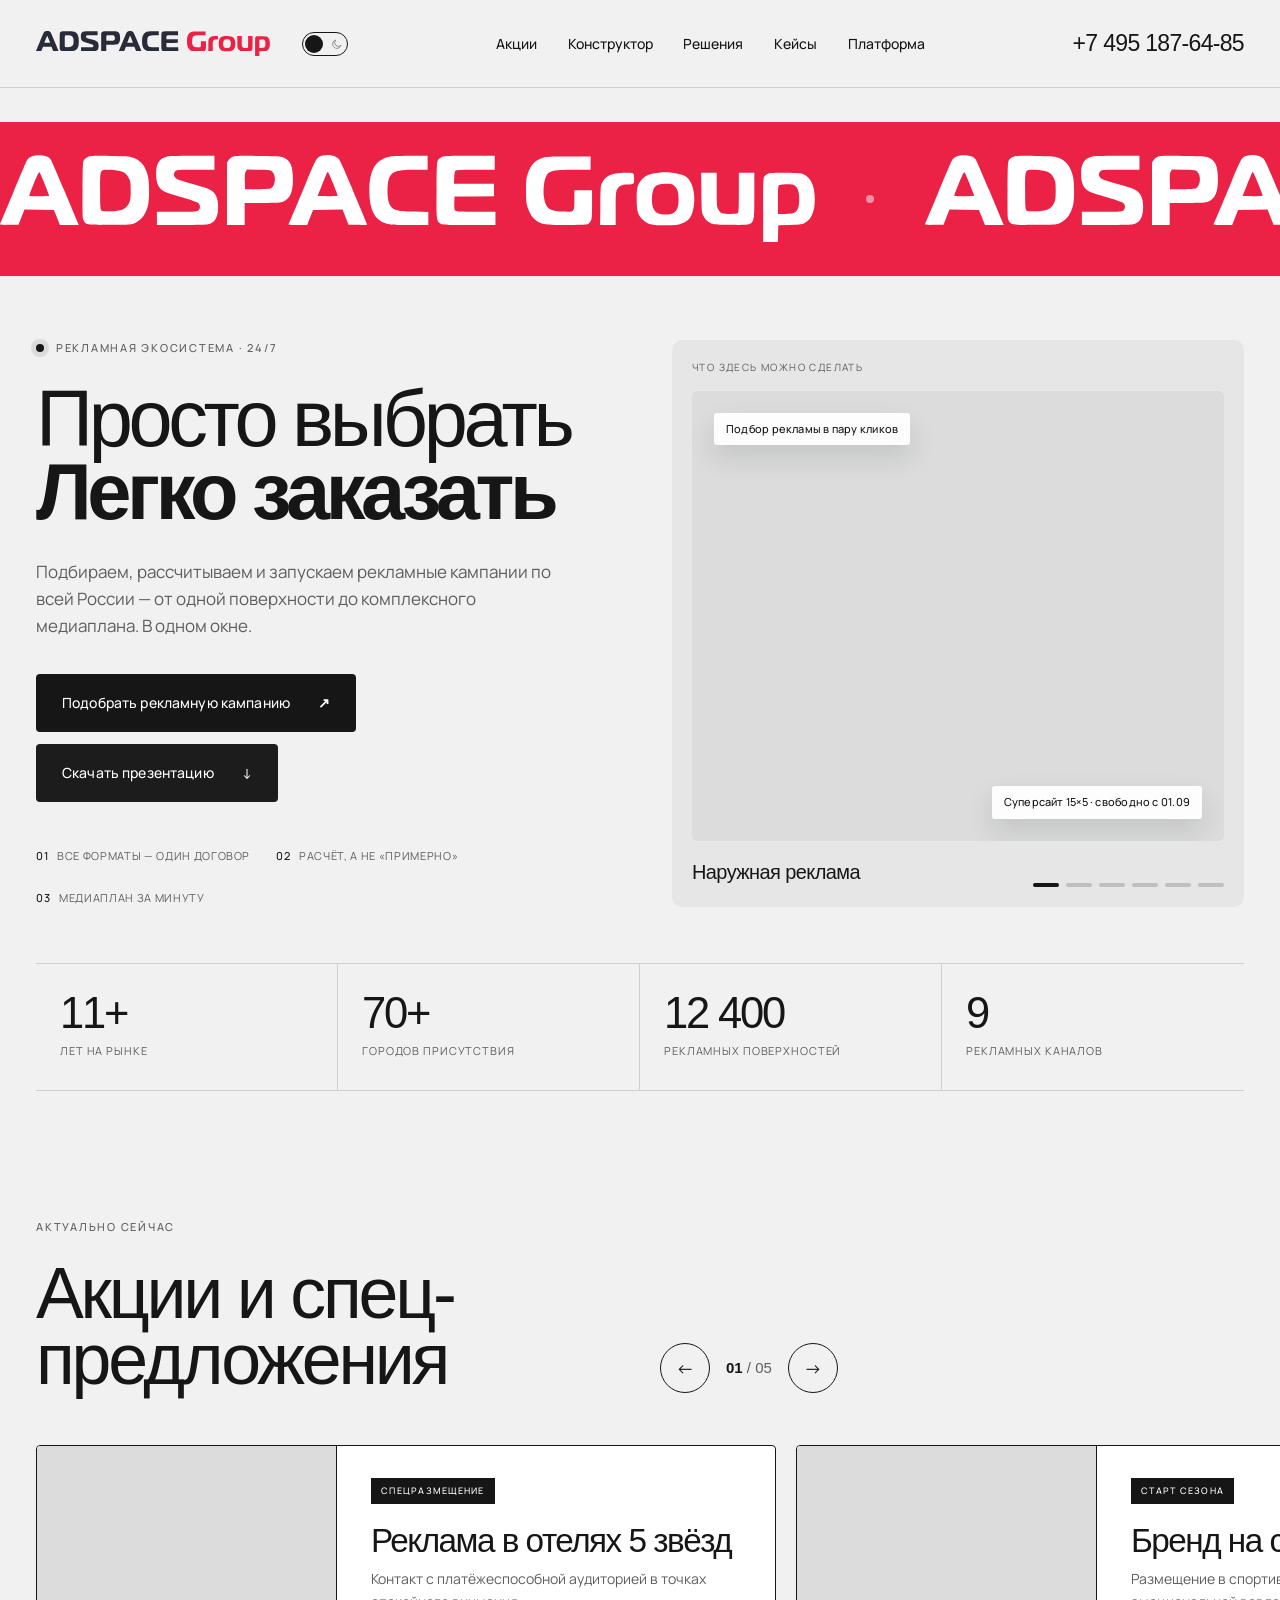
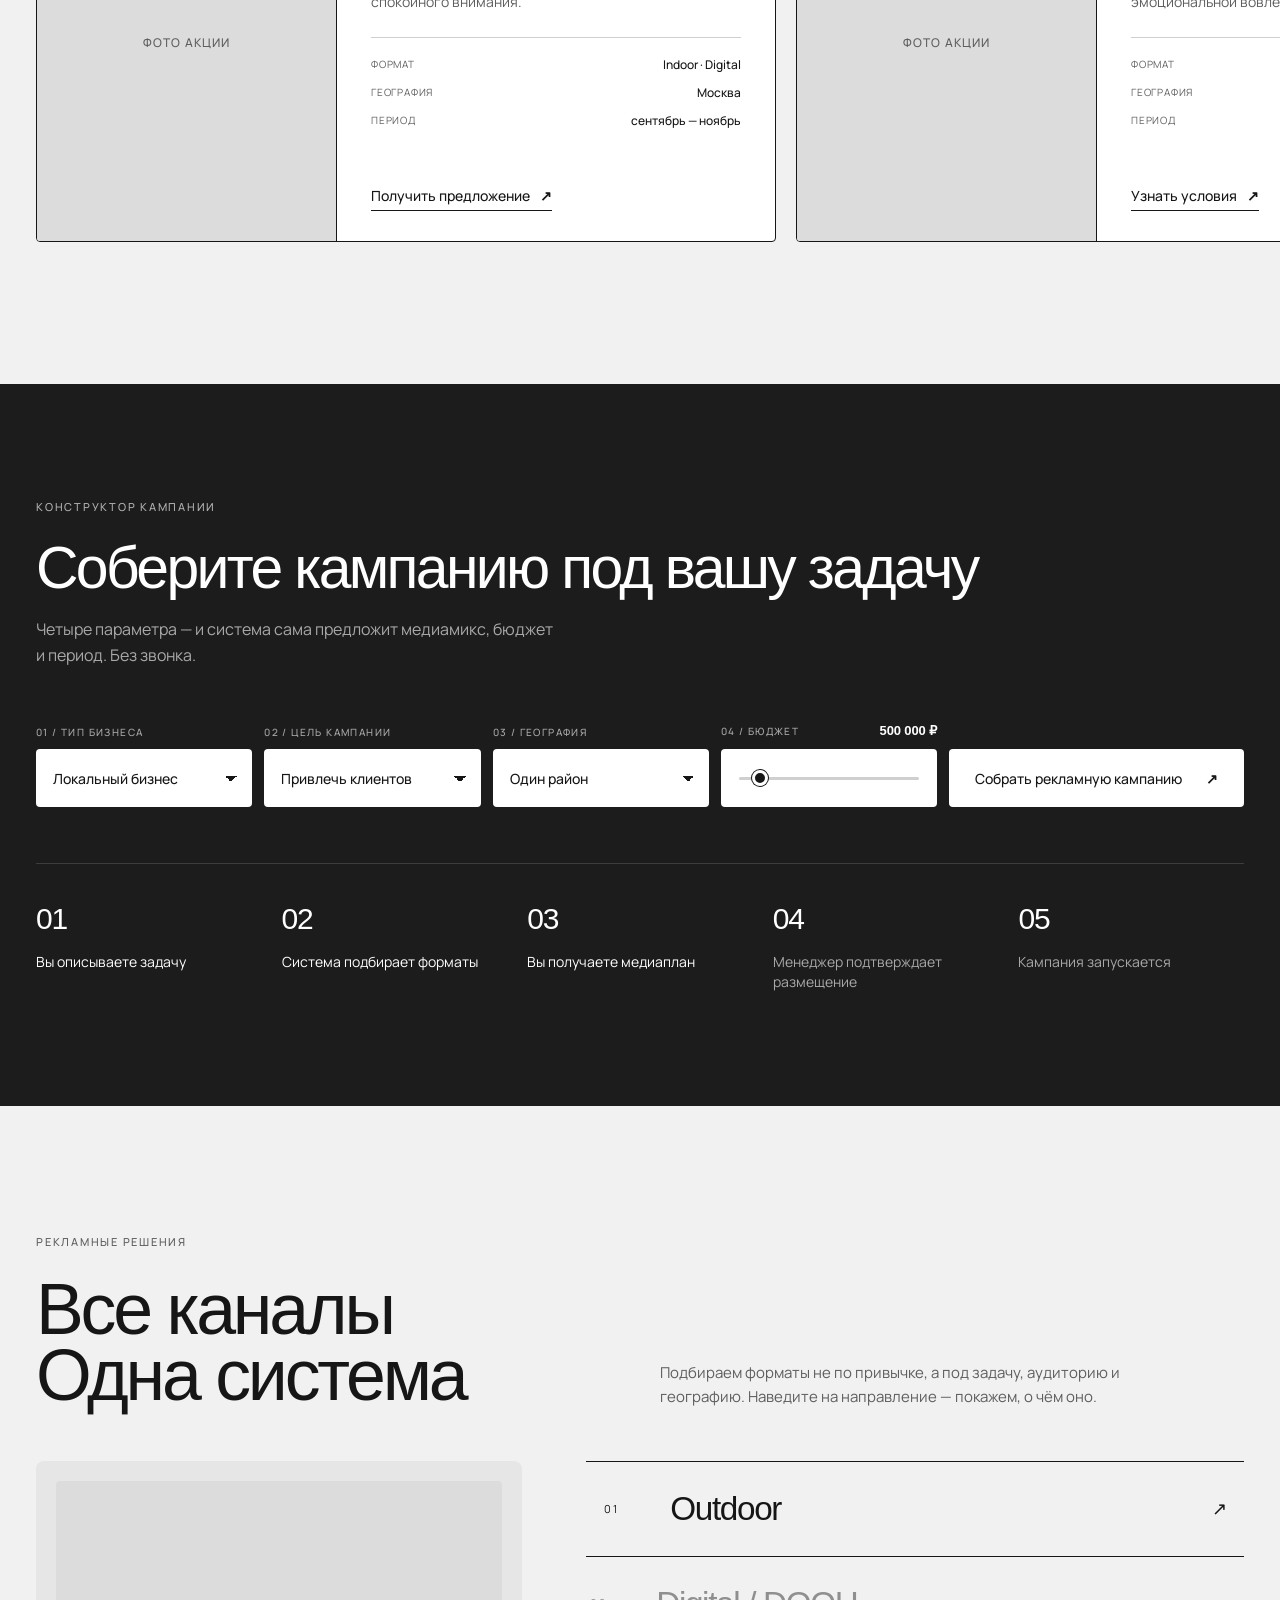
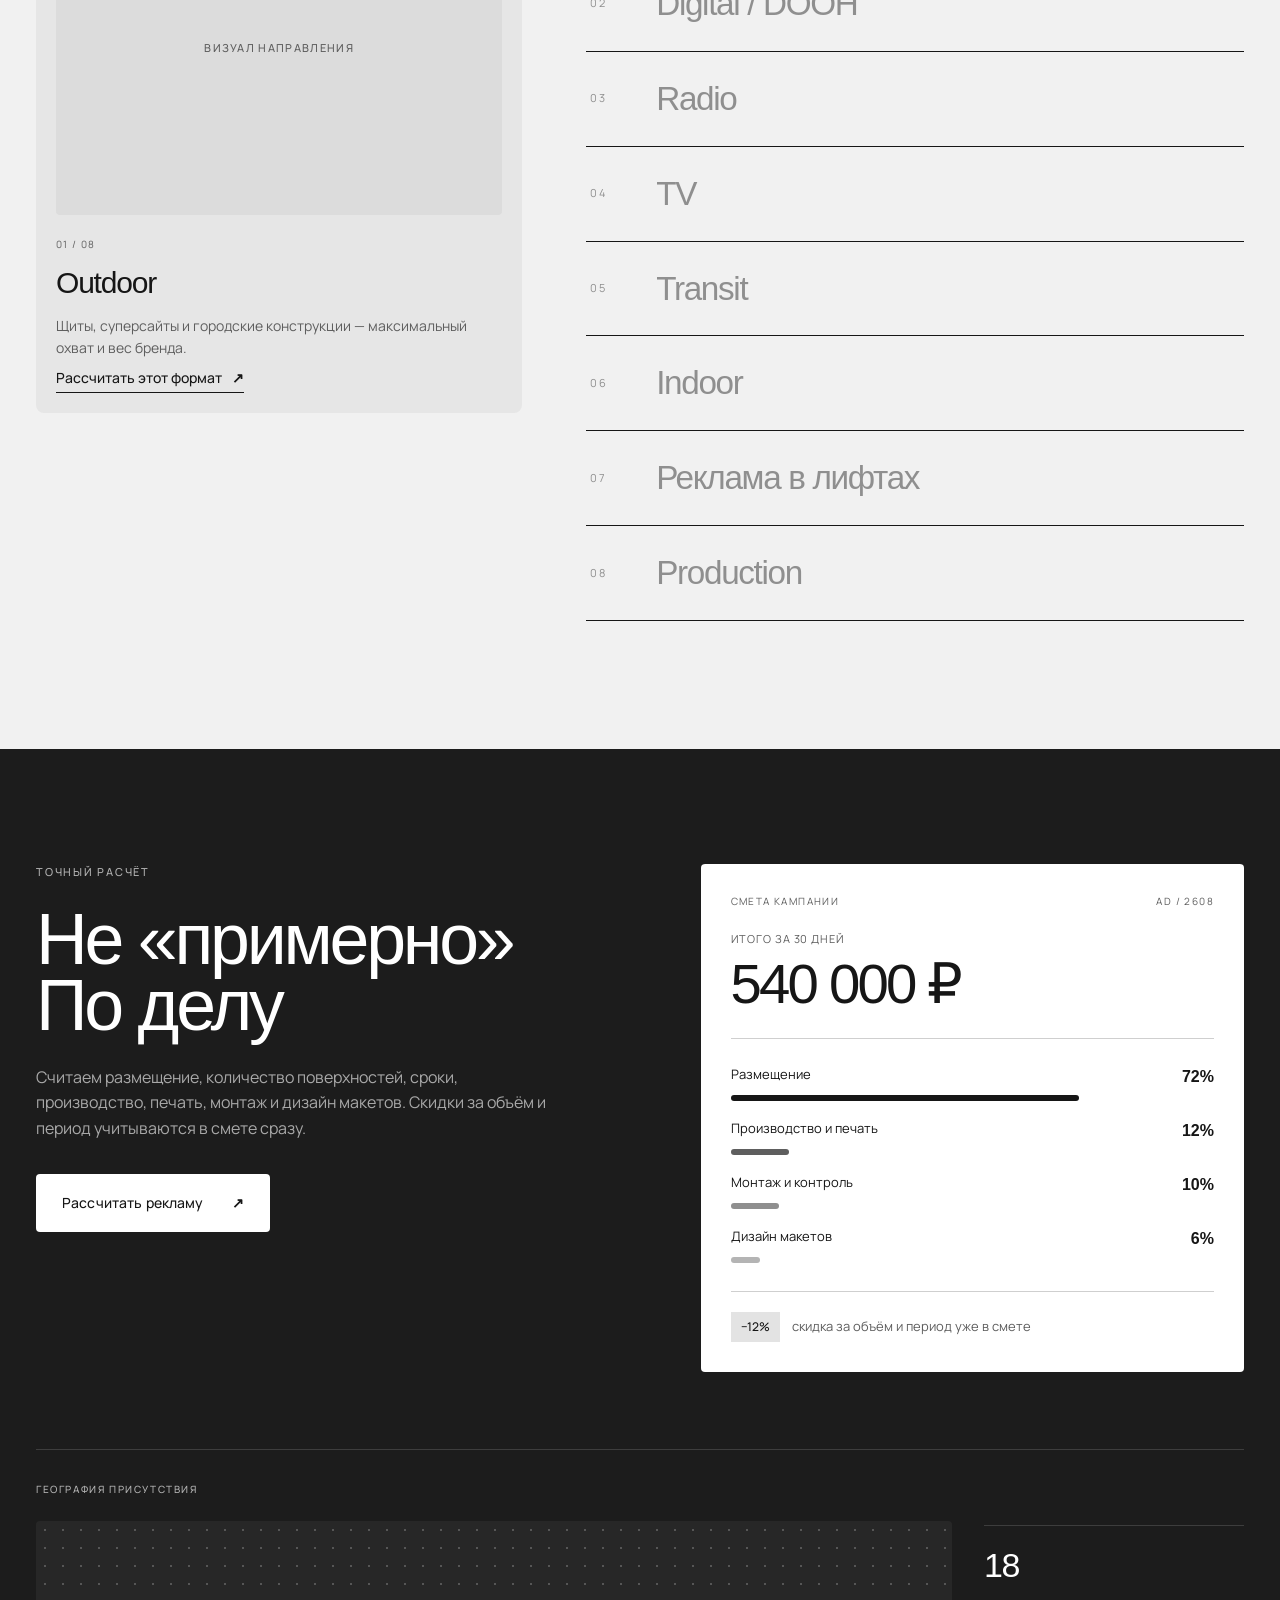
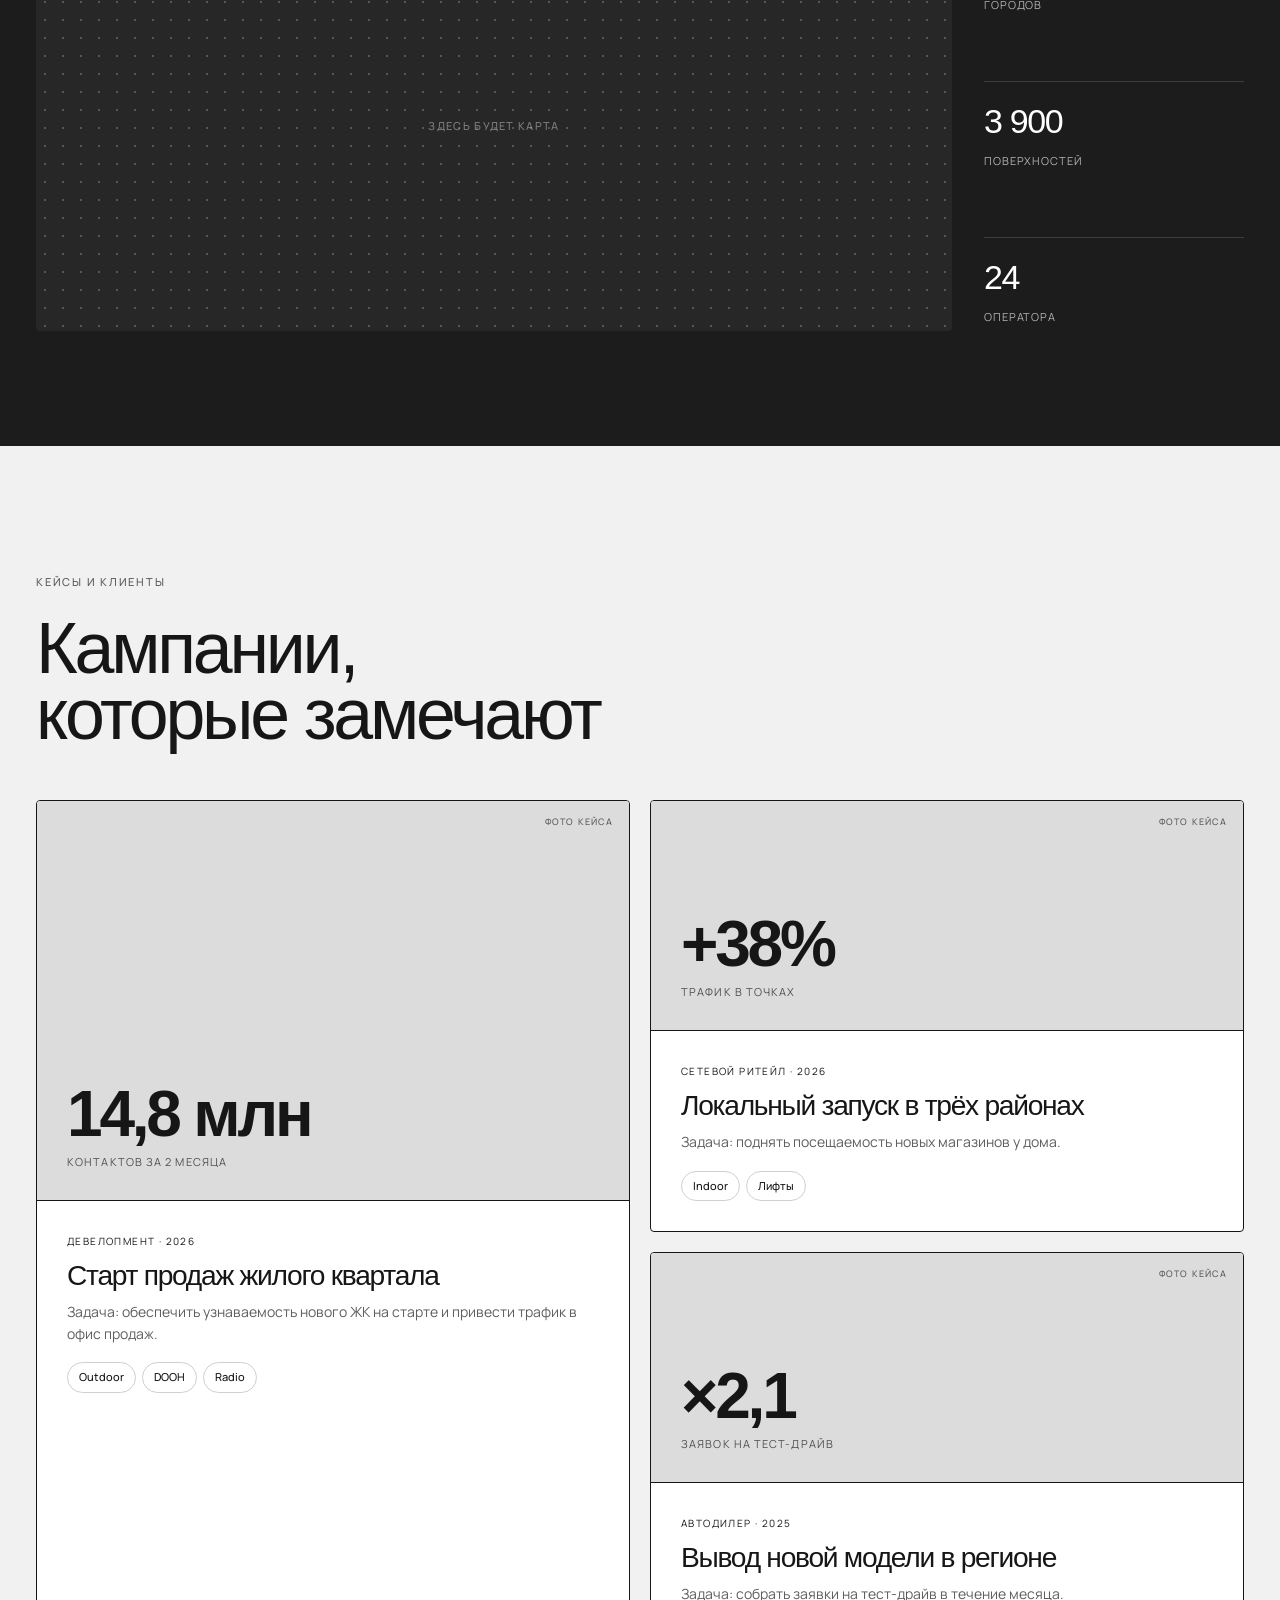
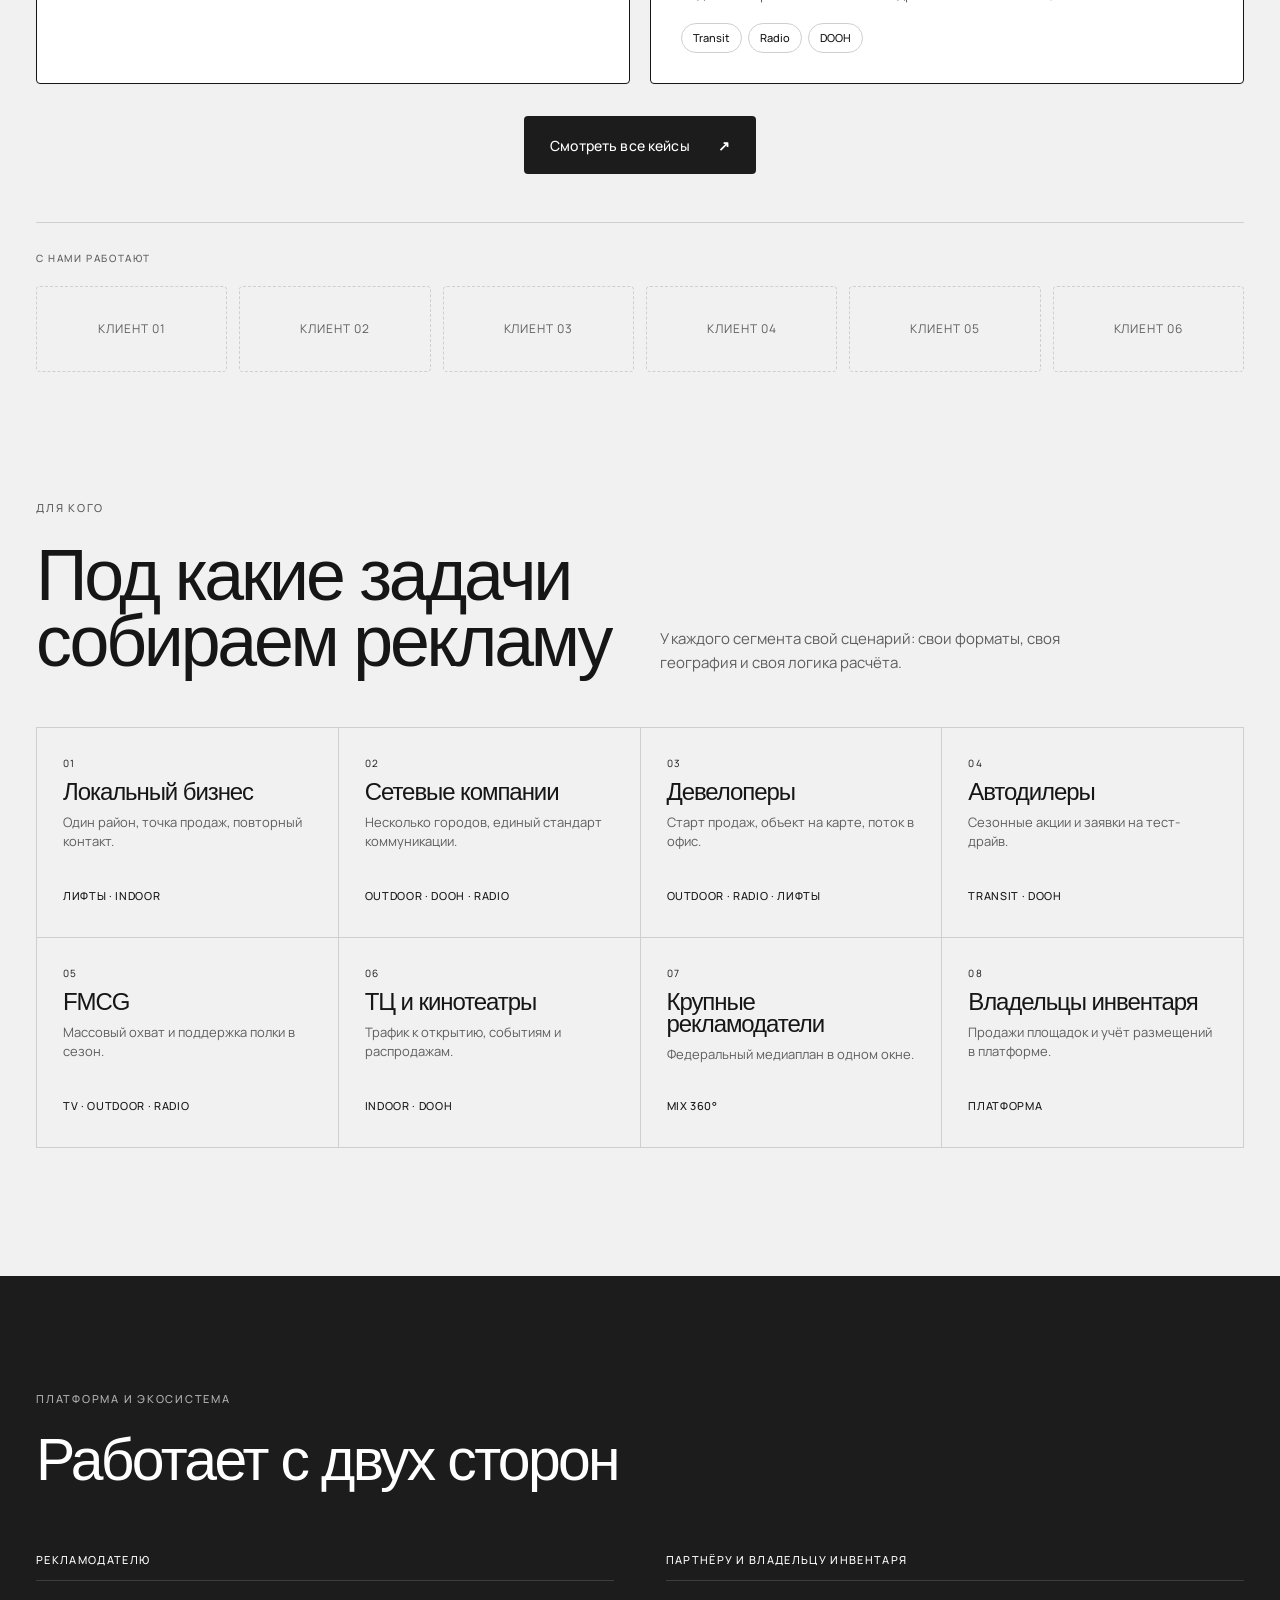
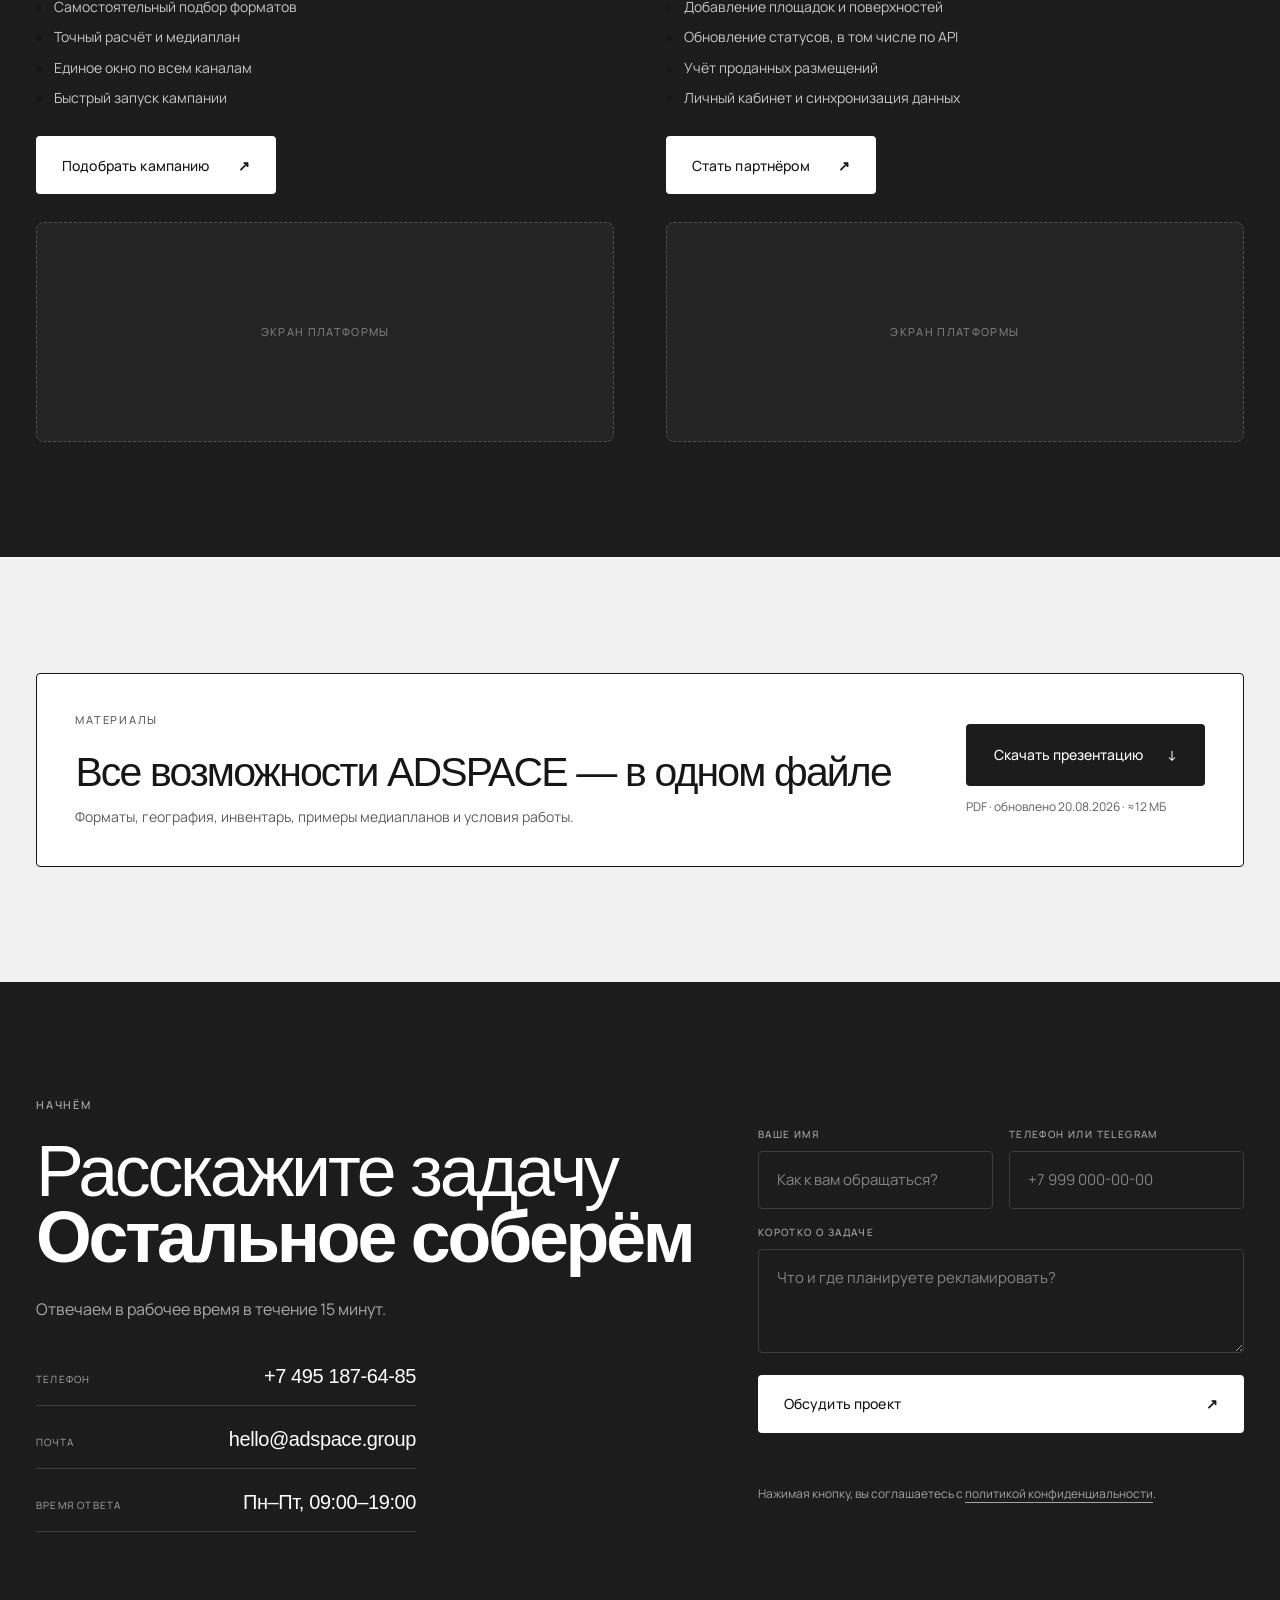
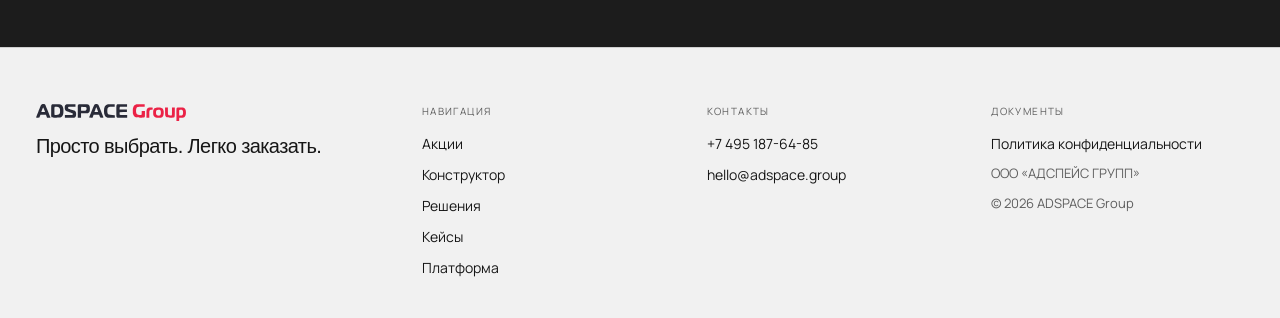
<file: strict/index.html>
<!doctype html>
<html lang="ru">
  <head>
    <meta charset="UTF-8" />
    <meta name="viewport" content="width=device-width, initial-scale=1.0" />
    <!-- Прототип: из поиска прячем целиком — ни индексации, ни переходов
         по ссылкам, ни сохранённой копии. -->
    <meta name="robots" content="noindex, nofollow, noarchive, noimageindex" />
    <meta
      name="description"
      content="Прототип главной страницы ADSPACE Group — рекламной экосистемы для подбора, расчёта и заказа рекламы."
    />
    <meta name="theme-color" content="#EB2246" />
    <title>ADSPACE Group — просто выбрать, легко заказать</title>
    <link rel="stylesheet" href="styles.css?v=2" />
    <!-- Черно-белый режим для первого показа. Чтобы вернуть цвет — удалите строку ниже. -->
    <link rel="stylesheet" href="mono.css" />
  </head>
  <body>
    <a class="skip-link" href="#main">К содержанию</a>

    <!-- ───────────────────────── ШАПКА ───────────────────────── -->
    <header class="site-header" data-header>
      <a class="brand" href="#top" aria-label="ADSPACE Group — на главную">
        <img src="assets/logo-adspace-group.svg" alt="ADSPACE Group" width="1105" height="118" />
      </a>

      <button
        class="theme-toggle"
        type="button"
        data-theme-toggle
        aria-pressed="false"
        aria-label="Тёмная тема"
        data-tentative="переключение темы — демо, полная тёмная версия дизайна впереди"
      >
        <span class="theme-toggle-track">
          <svg class="theme-icon theme-icon--sun" viewBox="0 0 24 24" fill="none" aria-hidden="true">
            <circle cx="12" cy="12" r="4" stroke="currentColor" stroke-width="2" />
            <path
              d="M12 2v2M12 20v2M4.93 4.93l1.41 1.41M17.66 17.66l1.41 1.41M2 12h2M20 12h2M4.93 19.07l1.41-1.41M17.66 6.34l1.41-1.41"
              stroke="currentColor"
              stroke-width="2"
              stroke-linecap="round"
            />
          </svg>
          <svg class="theme-icon theme-icon--moon" viewBox="0 0 24 24" fill="none" aria-hidden="true">
            <path
              d="M20 14.5A8.5 8.5 0 1 1 9.5 4a7 7 0 0 0 10.5 10.5Z"
              stroke="currentColor"
              stroke-width="2"
              stroke-linejoin="round"
            />
          </svg>
          <span class="theme-toggle-thumb"></span>
        </span>
      </button>

      <nav class="desktop-nav" aria-label="Основная навигация">
        <a href="#promos">Акции</a>
        <a href="#builder">Конструктор</a>
        <a href="#solutions">Решения</a>
        <a href="#cases">Кейсы</a>
        <a href="#platform">Платформа</a>
      </nav>

      <div class="header-side">
        <a class="header-phone" href="tel:+74951876485" data-tentative="номер требует подтверждения"
          >+7 495 187-64-85</a
        >
        <button class="menu-button" type="button" aria-expanded="false" aria-controls="mobile-menu">
          <span></span><span></span><span class="sr-only">Открыть меню</span>
        </button>
      </div>
    </header>

    <nav class="mobile-menu" id="mobile-menu" aria-label="Мобильная навигация" hidden>
      <button
        class="theme-toggle theme-toggle--mobile"
        type="button"
        data-theme-toggle
        aria-pressed="false"
        aria-label="Тёмная тема"
      >
        <span>Тёмная тема</span>
        <span class="theme-toggle-track">
          <svg class="theme-icon theme-icon--sun" viewBox="0 0 24 24" fill="none" aria-hidden="true">
            <circle cx="12" cy="12" r="4" stroke="currentColor" stroke-width="2" />
            <path
              d="M12 2v2M12 20v2M4.93 4.93l1.41 1.41M17.66 17.66l1.41 1.41M2 12h2M20 12h2M4.93 19.07l1.41-1.41M17.66 6.34l1.41-1.41"
              stroke="currentColor"
              stroke-width="2"
              stroke-linecap="round"
            />
          </svg>
          <svg class="theme-icon theme-icon--moon" viewBox="0 0 24 24" fill="none" aria-hidden="true">
            <path
              d="M20 14.5A8.5 8.5 0 1 1 9.5 4a7 7 0 0 0 10.5 10.5Z"
              stroke="currentColor"
              stroke-width="2"
              stroke-linejoin="round"
            />
          </svg>
          <span class="theme-toggle-thumb"></span>
        </span>
      </button>
      <a href="#promos">Акции</a>
      <a href="#builder">Конструктор</a>
      <a href="#solutions">Решения</a>
      <a href="#cases">Кейсы</a>
      <a href="#platform">Платформа</a>
      <a href="#contact">Контакты</a>
      <a class="mobile-menu-phone" href="tel:+74951876485">+7 495 187-64-85</a>
    </nav>

    <main id="main">
      <!-- ─────────────────── 01 · ПЕРВЫЙ ЭКРАН ─────────────────── -->
      <section class="hero section-shell" id="top">
        <div class="hero-banner" aria-hidden="true">
          <div class="hero-banner-track">
            <img src="assets/logo-adspace-group-white.svg" alt="" />
            <span class="hero-banner-dot"></span>
            <img src="assets/logo-adspace-group-white.svg" alt="" />
            <span class="hero-banner-dot"></span>
            <img src="assets/logo-adspace-group-white.svg" alt="" />
            <span class="hero-banner-dot"></span>
            <img src="assets/logo-adspace-group-white.svg" alt="" />
            <span class="hero-banner-dot"></span>
            <!-- набор дублирован для бесшовной прокрутки -->
            <img src="assets/logo-adspace-group-white.svg" alt="" />
            <span class="hero-banner-dot"></span>
            <img src="assets/logo-adspace-group-white.svg" alt="" />
            <span class="hero-banner-dot"></span>
            <img src="assets/logo-adspace-group-white.svg" alt="" />
            <span class="hero-banner-dot"></span>
            <img src="assets/logo-adspace-group-white.svg" alt="" />
            <span class="hero-banner-dot"></span>
          </div>
        </div>

        <div class="hero-grid">
          <div class="hero-copy reveal">
            <p class="eyebrow"><span class="status-dot"></span> Рекламная экосистема · 24/7</p>
            <h1>Просто&nbsp;выбрать<br /><strong>Легко&nbsp;заказать</strong></h1>
            <p class="hero-lead">
              Подбираем, рассчитываем и запускаем рекламные кампании по всей России — от одной
              поверхности до комплексного медиаплана. В одном окне.
            </p>
            <div class="button-row">
              <a class="button button--primary" href="#builder"
                >Подобрать рекламную кампанию <span aria-hidden="true">↗</span></a
              >
              <a class="button button--dark" href="#presentation"
                >Скачать презентацию <span aria-hidden="true">↓</span></a
              >
            </div>
            <ul class="hero-proof">
              <li><b>01</b> Все форматы — один договор</li>
              <li><b>02</b> Расчёт, а не «примерно»</li>
              <li><b>03</b> Медиаплан за минуту</li>
            </ul>
          </div>

          <!-- Медиаобласть: несколько сюжетов, объясняющих продукт за 10–15 секунд -->
          <div class="hero-stage reveal" data-stage aria-label="Что можно сделать на сайте">
            <div class="stage-top">
              <span class="stage-kicker">Что здесь можно сделать</span>
            </div>

            <div class="stage-screen" data-stage-screen>
              <!-- сцена 1 — наружная реклама -->
              <div class="scene scene--outdoor is-active" data-scene="outdoor">
                <div class="scene-grid" aria-hidden="true"></div>
                <div class="billboard">
                  <div class="billboard-screen">ВАШ<br />БРЕНД</div>
                  <div class="billboard-leg"></div>
                </div>
                <span class="chip chip--a">Подбор рекламы в пару кликов</span>
                <span class="chip chip--b">Суперсайт 15×5 · свободно с 01.09</span>
              </div>

              <!-- сцена 2 — indoor и лифты -->
              <div class="scene scene--indoor" data-scene="indoor">
                <div class="lift">
                  <div class="lift-doors"><i></i><i></i></div>
                  <div class="lift-panel"><span>AD</span><b>SPACE</b></div>
                </div>
                <span class="chip chip--a">1 240 лифтов в районе</span>
                <span
                  class="chip chip--b"
                  data-demo="в финале: карта секторов лифта и превью макета на месте"
                  >Бронирование стенда онлайн</span
                >
              </div>

              <!-- сцена 3 — радио и ТВ -->
              <div class="scene scene--broadcast" data-scene="broadcast">
                <div class="wave" aria-hidden="true">
                  <i></i><i></i><i></i><i></i><i></i><i></i><i></i><i></i><i></i><i></i><i></i
                  ><i></i><i></i><i></i><i></i><i></i><i></i><i></i>
                </div>
                <div class="tv-frame"><span>TV</span></div>
                <span class="chip chip--a">Рейтинги и охват аудитории</span>
                <span class="chip chip--b" data-tentative="показатель демонстрационный"
                  >База дикторов · 120+ голосов</span
                >
              </div>

              <!-- сцена 4 — калькулятор -->
              <div class="scene scene--calc" data-scene="calc">
                <div class="calc-ui">
                  <div class="calc-row"><span>Формат</span><b>Outdoor · 3×6</b></div>
                  <div class="calc-row"><span>Период</span><b>30 дней</b></div>
                  <div class="calc-row"><span>Поверхностей</span><b>18</b></div>
                  <div class="calc-total"><span>Итого</span><b data-count-to="540000">0 ₽</b></div>
                </div>
                <span class="chip chip--b">расчёт онлайн</span>
              </div>

              <!-- сцена 5 — медиаплан -->
              <div class="scene scene--plan" data-scene="plan">
                <div class="plan-ui">
                  <div class="plan-row"><span>Outdoor</span><i style="--s: 0%; --w: 68%"></i></div>
                  <div class="plan-row"><span>DOOH</span><i style="--s: 12%; --w: 46%"></i></div>
                  <div class="plan-row"><span>Radio</span><i style="--s: 28%; --w: 52%"></i></div>
                  <div class="plan-row"><span>Indoor</span><i style="--s: 8%; --w: 34%"></i></div>
                </div>
                <span class="chip chip--a">Медиаплан · 4 канала</span>
              </div>

              <!-- сцена 6 — онлайн-бронирование -->
              <div class="scene scene--booking" data-scene="booking">
                <div class="booking-ui">
                  <div class="booking-row"><span>Ленина / 42</span><b class="ok">свободно</b></div>
                  <div class="booking-row"><span>Проспект Мира</span><b class="ok">свободно</b></div>
                  <div class="booking-row is-taken"><span>ТЦ «Галерея»</span><b>занято</b></div>
                  <div class="booking-row is-picked">
                    <span>Кутузовский, 12</span><b class="ok">в корзине</b>
                  </div>
                </div>
                <span class="chip chip--b">бронирование онлайн</span>
              </div>
            </div>

            <div class="stage-bottom">
              <div class="stage-caption">
                <strong data-stage-title>Наружная реклама</strong>
              </div>
              <div class="stage-dots" role="tablist" aria-label="Сюжеты">
                <button role="tab" type="button" data-stage-dot="outdoor" aria-selected="true">
                  <span class="sr-only">Наружная реклама</span>
                </button>
                <button role="tab" type="button" data-stage-dot="indoor" aria-selected="false">
                  <span class="sr-only">Indoor и лифты</span>
                </button>
                <button role="tab" type="button" data-stage-dot="broadcast" aria-selected="false">
                  <span class="sr-only">Радио и ТВ</span>
                </button>
                <button role="tab" type="button" data-stage-dot="calc" aria-selected="false">
                  <span class="sr-only">Калькулятор</span>
                </button>
                <button role="tab" type="button" data-stage-dot="plan" aria-selected="false">
                  <span class="sr-only">Медиаплан</span>
                </button>
                <button role="tab" type="button" data-stage-dot="booking" aria-selected="false">
                  <span class="sr-only">Онлайн-бронирование</span>
                </button>
              </div>
            </div>
          </div>
        </div>

        <!-- Масштаб компании: компактная полоса под первым экраном -->
        <div class="metric-strip reveal" aria-label="Масштаб компании">
          <div data-tentative="показатель не подтверждён">
            <strong>11+</strong><span>лет на рынке</span>
          </div>
          <div data-tentative="показатель не подтверждён">
            <strong>70+</strong><span>городов присутствия</span>
          </div>
          <div data-tentative="показатель не подтверждён">
            <strong>12 400</strong><span>рекламных поверхностей</span>
          </div>
          <div data-tentative="показатель не подтверждён">
            <strong>9</strong><span>рекламных каналов</span>
          </div>
        </div>
      </section>

      <!-- ─────────────────── 02 · АКЦИИ ─────────────────── -->
      <section class="promos" id="promos" aria-labelledby="promos-title">
        <div class="section-shell">
          <div class="section-heading reveal">
            <div>
              <p class="eyebrow">Актуально сейчас</p>
              <h2 id="promos-title">Акции и спец&shy;предложения</h2>
            </div>
            <div class="heading-aside">
              <div class="slider-controls">
                <button type="button" data-promo-prev aria-label="Предыдущие акции">
                  <span aria-hidden="true">←</span>
                </button>
                <span class="slider-counter"><b data-promo-current>01</b> / 05</span>
                <button type="button" data-promo-next aria-label="Следующие акции">
                  <span aria-hidden="true">→</span>
                </button>
              </div>
            </div>
          </div>
        </div>

        <div class="promo-track reveal" data-promo-track tabindex="0" aria-label="Список акций">
          <article class="promo-card" data-promo-card data-tentative="акция демонстрационная">
            <div class="promo-art promo-art--hotel" aria-hidden="true">
              <span class="promo-figure">5★</span>
              <div class="art-hotel"></div>
              <span class="art-caption">Premium / Moscow</span>
            </div>
            <div class="promo-copy">
              <span class="promo-tag">Спецразмещение</span>
              <h3>Реклама в отелях 5 звёзд</h3>
              <p>Контакт с платёжеспособной аудиторией в точках спокойного внимания.</p>
              <dl class="promo-meta">
                <div><dt>Формат</dt><dd>Indoor · Digital</dd></div>
                <div><dt>География</dt><dd>Москва</dd></div>
                <div><dt>Период</dt><dd>сентябрь — ноябрь</dd></div>
              </dl>
              <a class="text-link" href="#contact"
                >Получить предложение <span aria-hidden="true">↗</span></a
              >
            </div>
          </article>

          <article class="promo-card" data-promo-card data-tentative="акция демонстрационная">
            <div class="promo-art promo-art--stadium" aria-hidden="true">
              <span class="promo-figure">90'</span>
              <div class="art-stadium"></div>
              <span class="art-caption">Season 26/27</span>
            </div>
            <div class="promo-copy">
              <span class="promo-tag">Старт сезона</span>
              <h3>Бренд на стадионе</h3>
              <p>Размещение в спортивных событиях с высокой эмоциональной вовлечённостью.</p>
              <dl class="promo-meta">
                <div><dt>Формат</dt><dd>Indoor · Event</dd></div>
                <div><dt>География</dt><dd>ЮФО</dd></div>
                <div><dt>Период</dt><dd>сезон 2026/27</dd></div>
              </dl>
              <a class="text-link" href="#contact"
                >Узнать условия <span aria-hidden="true">↗</span></a
              >
            </div>
          </article>

          <article class="promo-card" data-promo-card data-tentative="акция демонстрационная">
            <div class="promo-art promo-art--dev" aria-hidden="true">
              <span class="promo-figure">ЖК</span>
              <div class="art-dev"><i></i><i></i><i></i></div>
              <span class="art-caption">Developers pack</span>
            </div>
            <div class="promo-copy">
              <span class="promo-tag">Для девелоперов</span>
              <h3>Пакет на старт продаж</h3>
              <p>Наружная реклама у объекта, лифты в радиусе и радио на весь город.</p>
              <dl class="promo-meta">
                <div><dt>Формат</dt><dd>Outdoor · Indoor · Radio</dd></div>
                <div><dt>География</dt><dd>город целиком</dd></div>
                <div><dt>Период</dt><dd>от 2 месяцев</dd></div>
              </dl>
              <a class="text-link" href="#builder"
                >Подобрать размещение <span aria-hidden="true">↗</span></a
              >
            </div>
          </article>

          <article class="promo-card" data-promo-card data-tentative="акция демонстрационная">
            <div class="promo-art promo-art--season" aria-hidden="true">
              <span class="promo-figure">−15%</span>
              <div class="art-season"></div>
              <span class="art-caption">Autumn rate</span>
            </div>
            <div class="promo-copy">
              <span class="promo-tag">Сезонное</span>
              <h3>Осенний тариф на щиты 3×6</h3>
              <p>Скидка за длительный период при бронировании до конца месяца.</p>
              <dl class="promo-meta">
                <div><dt>Формат</dt><dd>Outdoor 3×6</dd></div>
                <div><dt>География</dt><dd>10 городов</dd></div>
                <div><dt>Период</dt><dd>до 30.09</dd></div>
              </dl>
              <a class="text-link" href="#contact"
                >Получить предложение <span aria-hidden="true">↗</span></a
              >
            </div>
          </article>

          <article class="promo-card" data-promo-card data-tentative="акция демонстрационная">
            <div class="promo-art promo-art--federal" aria-hidden="true">
              <span class="promo-figure">РФ</span>
              <div class="art-federal"><i></i><i></i></div>
              <span class="art-caption">Federal mix</span>
            </div>
            <div class="promo-copy">
              <span class="promo-tag">Федеральный пакет</span>
              <h3>Одна кампания — вся страна</h3>
              <p>Единый медиаплан, один договор и управляемый запуск по регионам.</p>
              <dl class="promo-meta">
                <div><dt>Формат</dt><dd>Mix 360°</dd></div>
                <div><dt>География</dt><dd>Россия</dd></div>
                <div><dt>Период</dt><dd>по согласованию</dd></div>
              </dl>
              <a class="text-link" href="#builder"
                >Подобрать размещение <span aria-hidden="true">↗</span></a
              >
            </div>
          </article>
        </div>
      </section>

      <!-- ─────────────────── 03 · КОНСТРУКТОР ─────────────────── -->
      <section class="builder" id="builder" aria-labelledby="builder-title">
        <div class="section-shell">
          <div class="builder-heading reveal">
            <p class="eyebrow eyebrow--light">Конструктор кампании</p>
            <h2 id="builder-title">Соберите кампанию под вашу задачу</h2>
            <p class="builder-sub">
              Четыре параметра — и система сама предложит медиамикс, бюджет и период. Без звонка.
            </p>
          </div>

          <form class="builder-form reveal" data-builder-form novalidate>
            <div class="field">
              <span class="field-label">01 / Тип бизнеса</span>
              <select name="business" data-builder-input>
                <option value="local">Локальный бизнес</option>
                <option value="developer">Девелопмент</option>
                <option value="network">Сетевая компания</option>
                <option value="fmcg">FMCG</option>
                <option value="auto">Автодилер</option>
                <option value="mall">Торговый центр</option>
              </select>
            </div>
            <div class="field">
              <span class="field-label">02 / Цель кампании</span>
              <select name="goal" data-builder-input>
                <option value="clients">Привлечь клиентов</option>
                <option value="awareness">Повысить узнаваемость</option>
                <option value="launch">Запустить новый продукт</option>
                <option value="sales">Увеличить продажи</option>
              </select>
            </div>
            <div class="field">
              <span class="field-label">03 / География</span>
              <select name="geo" data-builder-input>
                <option value="district">Один район</option>
                <option value="city">Весь город</option>
                <option value="cities">Несколько городов</option>
                <option value="russia">Вся Россия</option>
              </select>
            </div>
            <div class="field field--budget">
              <span class="field-label"
                >04 / Бюджет <output data-budget-output>500 000 ₽</output></span
              >
              <div class="budget-track">
                <input
                  type="range"
                  name="budget"
                  min="100000"
                  max="5000000"
                  step="50000"
                  value="500000"
                  data-builder-input
                  aria-label="Бюджет кампании"
                />
              </div>
            </div>
            <button class="builder-submit" type="submit">
              Собрать рекламную кампанию <span aria-hidden="true">↗</span>
            </button>
          </form>

          <!-- Предварительный результат: раскрывается внутри страницы -->
          <div class="builder-result" data-builder-result hidden>
            <div class="result-head">
              <div>
                <span class="result-kicker">Предварительный медиаплан</span>
                <h3 data-result-title>Indoor + DOOH</h3>
                <p data-result-desc>Точное локальное покрытие рядом с точкой продаж.</p>
              </div>
              <button type="button" data-result-close aria-label="Свернуть результат">
                <span aria-hidden="true">×</span>
              </button>
            </div>

            <div class="result-body" aria-live="polite">
              <div class="result-mix">
                <span class="result-label">Медиамикс</span>
                <ul data-result-mix></ul>
              </div>

              <div class="result-facts">
                <span class="result-label">Параметры</span>
                <dl>
                  <div><dt>Бюджет</dt><dd data-result-budget>500 000 ₽</dd></div>
                  <div><dt>Период</dt><dd data-result-period>30 дней</dd></div>
                  <div><dt>География</dt><dd data-result-geo>Один район</dd></div>
                  <div>
                    <dt>Прогноз контактов</dt>
                    <dd data-result-reach data-tentative="расчёт демонстрационный">1,2 млн</dd>
                  </div>
                </dl>
              </div>
            </div>

            <!-- Контакты добавляются прямо к уже собранным параметрам —
                 без перехода на отдельную форму, которую пришлось бы заполнять заново -->
            <form class="result-contact" data-result-contact-form hidden novalidate>
              <p class="result-contact-lead">
                Оставьте контакт — менеджер подтвердит доступность поверхностей и пришлёт точный
                расчёт по параметрам выше, без повторных вопросов.
              </p>
              <label class="field">
                <span class="field-label">Ваше имя</span>
                <input type="text" name="name" placeholder="Как к вам обращаться?" required />
              </label>
              <label class="field">
                <span class="field-label">Телефон или Telegram</span>
                <input type="text" name="contact" placeholder="+7 999 000-00-00" required />
              </label>
              <button class="button button--primary" type="submit">
                Отправить менеджеру <span aria-hidden="true">↗</span>
              </button>
              <p class="result-contact-status" data-result-contact-status role="status"></p>
            </form>
          </div>

          <!-- Как работает система -->
          <div class="process reveal" aria-label="Как работает система">
            <div class="process-step"><b>01</b><span>Вы описываете задачу</span></div>
            <div class="process-step"><b>02</b><span>Система подбирает форматы</span></div>
            <div class="process-step"><b>03</b><span>Вы получаете медиаплан</span></div>
            <div class="process-step process-step--muted">
              <b>04</b><span>Менеджер подтверждает размещение</span>
            </div>
            <div class="process-step process-step--muted"><b>05</b><span>Кампания запускается</span></div>
          </div>
        </div>
      </section>

      <!-- ─────────────────── 04 · РЕКЛАМНЫЕ РЕШЕНИЯ ─────────────────── -->
      <section class="solutions section-shell" id="solutions" aria-labelledby="solutions-title">
        <div class="section-heading reveal">
          <div>
            <p class="eyebrow">Рекламные решения</p>
            <h2 id="solutions-title">Все каналы<br />Одна система</h2>
          </div>
          <div class="heading-aside">
            <p>
              Подбираем форматы не по привычке, а под задачу, аудиторию и географию. Наведите на
              направление — покажем, о чём оно.
            </p>
          </div>
        </div>

        <div class="solutions-grid reveal">
          <div class="solution-preview" data-preview aria-live="polite">
            <div class="preview-canvas" data-preview-canvas data-kind="outdoor">
              <div class="pv pv--outdoor"><span>AD<br />SPACE</span><i></i></div>
              <div class="pv pv--digital"><i></i><i></i><i></i></div>
              <div class="pv pv--radio"><i></i><i></i><i></i><i></i><i></i><i></i><i></i></div>
              <div class="pv pv--tv"><span>ТВ</span></div>
              <div class="pv pv--transit"><i></i><b></b><b></b></div>
              <div class="pv pv--indoor"><i></i><i></i></div>
              <div class="pv pv--lift"><i></i><span>▲</span></div>
              <div class="pv pv--production"><i></i><b></b></div>
            </div>
            <div class="preview-meta">
              <span class="preview-index" data-preview-index>01 / 08</span>
              <strong data-preview-title>Outdoor</strong>
              <p data-preview-desc>
                Щиты, суперсайты и городские конструкции — максимальный охват и вес бренда.
              </p>
              <a
                class="text-link"
                href="#builder"
                data-tentative="страница формата с отдельным калькулятором пока не спроектирована — ведёт к общему конструктору"
                >Рассчитать этот формат <span aria-hidden="true">↗</span></a
              >
            </div>
          </div>

          <ul class="solution-list" data-solution-list>
            <li>
              <button
                class="is-active"
                type="button"
                data-solution="outdoor"
                data-title="Outdoor"
                data-desc="Щиты, суперсайты и городские конструкции — максимальный охват и вес бренда."
                aria-expanded="true"
              >
                <span class="sol-num">01</span><strong>Outdoor</strong>
                <i aria-hidden="true">↗</i>
              </button>
              <p class="sol-mobile-desc">
                Щиты, суперсайты и городские конструкции — максимальный охват и вес бренда.
              </p>
            </li>
            <li>
              <button
                type="button"
                data-solution="digital"
                data-title="Digital / DOOH"
                data-desc="Цифровые экраны с гибким расписанием: меняем сообщение по дням и часам."
                aria-expanded="false"
              >
                <span class="sol-num">02</span><strong>Digital / DOOH</strong>
                <i aria-hidden="true">↗</i>
              </button>
              <p class="sol-mobile-desc">
                Цифровые экраны с гибким расписанием: меняем сообщение по дням и часам.
              </p>
            </li>
            <li>
              <button
                type="button"
                data-solution="radio"
                data-title="Radio"
                data-desc="Голос бренда в машине и на работе. Частотный контакт на весь город."
                aria-expanded="false"
              >
                <span class="sol-num">03</span><strong>Radio</strong>
                <i aria-hidden="true">↗</i>
              </button>
              <p class="sol-mobile-desc">
                Голос бренда в машине и на работе. Частотный контакт на весь город.
              </p>
            </li>
            <li>
              <button
                type="button"
                data-solution="tv"
                data-title="TV"
                data-desc="Федеральные и региональные каналы: доверие, охват и статус бренда."
                aria-expanded="false"
              >
                <span class="sol-num">04</span><strong>TV</strong>
                <i aria-hidden="true">↗</i>
              </button>
              <p class="sol-mobile-desc">
                Федеральные и региональные каналы: доверие, охват и статус бренда.
              </p>
            </li>
            <li>
              <button
                type="button"
                data-solution="transit"
                data-title="Transit"
                data-desc="Транспорт и метро — реклама, которая едет по маршрутам вашей аудитории."
                aria-expanded="false"
              >
                <span class="sol-num">05</span><strong>Transit</strong>
                <i aria-hidden="true">↗</i>
              </button>
              <p class="sol-mobile-desc">
                Транспорт и метро — реклама, которая едет по маршрутам вашей аудитории.
              </p>
            </li>
            <li>
              <button
                type="button"
                data-solution="indoor"
                data-title="Indoor"
                data-desc="ТЦ, бизнес-центры, фитнес и кинотеатры — контакт в нужном контексте."
                aria-expanded="false"
              >
                <span class="sol-num">06</span><strong>Indoor</strong>
                <i aria-hidden="true">↗</i>
              </button>
              <p class="sol-mobile-desc">
                ТЦ, бизнес-центры, фитнес и кинотеатры — контакт в нужном контексте.
              </p>
            </li>
            <li>
              <button
                type="button"
                data-solution="lift"
                data-title="Реклама в лифтах"
                data-desc="Дом за домом: точная работа с районом и ежедневный повторный контакт."
                aria-expanded="false"
              >
                <span class="sol-num">07</span><strong>Реклама в лифтах</strong>
                <i aria-hidden="true">↗</i>
              </button>
              <p class="sol-mobile-desc">
                Дом за домом: точная работа с районом и ежедневный повторный контакт.
              </p>
            </li>
            <li>
              <button
                type="button"
                data-solution="production"
                data-title="Production"
                data-desc="Аудио- и видеопродакшен, дизайн макетов, печать и монтаж — под ключ."
                aria-expanded="false"
              >
                <span class="sol-num">08</span><strong>Production</strong>
                <i aria-hidden="true">↗</i>
              </button>
              <p class="sol-mobile-desc">
                Аудио- и видеопродакшен, дизайн макетов, печать и монтаж — под ключ.
              </p>
            </li>
          </ul>
        </div>
      </section>

      <!-- ─────────────────── 05 · ТОЧНЫЙ РАСЧЁТ ─────────────────── -->
      <section class="accuracy" aria-labelledby="accuracy-title">
        <div class="section-shell accuracy-grid">
          <div class="accuracy-copy reveal">
            <p class="eyebrow eyebrow--light">Точный расчёт</p>
            <h2 id="accuracy-title">Не «примерно»<br />По делу</h2>
            <p>
              Считаем размещение, количество поверхностей, сроки, производство, печать, монтаж и
              дизайн макетов. Скидки за объём и период учитываются в смете сразу.
            </p>
            <a class="button button--light" href="#builder"
              >Рассчитать рекламу <span aria-hidden="true">↗</span></a
            >
          </div>

          <div class="cost-card reveal" data-tentative="суммы демонстрационные">
            <div class="cost-head"><span>Смета кампании</span><span>AD / 2608</span></div>
            <div class="cost-total"><small>Итого за 30 дней</small><strong>540 000 ₽</strong></div>
            <div class="cost-lines">
              <div class="cost-line">
                <span>Размещение</span><b>72%</b>
                <i style="--w: 72%"></i>
              </div>
              <div class="cost-line">
                <span>Производство и печать</span><b>12%</b>
                <i style="--w: 12%"></i>
              </div>
              <div class="cost-line">
                <span>Монтаж и контроль</span><b>10%</b>
                <i style="--w: 10%"></i>
              </div>
              <div class="cost-line">
                <span>Дизайн макетов</span><b>6%</b>
                <i style="--w: 6%"></i>
              </div>
            </div>
            <div class="cost-foot">
              <span class="cost-badge">−12%</span>
              <span>скидка за объём и период уже в смете</span>
            </div>
          </div>
        </div>

        <div class="section-shell geo-block reveal">
          <div class="geo-head">
            <span class="result-label">География присутствия</span>
          </div>
          <div class="geo-body">
            <div class="geo-map" aria-hidden="true"><span>Здесь будет карта</span></div>
            <div class="geo-stats">
              <div data-tentative="показатель не подтверждён">
                <b>18</b><span>городов</span>
              </div>
              <div data-tentative="показатель не подтверждён">
                <b>3 900</b><span>поверхностей</span>
              </div>
              <div data-tentative="показатель не подтверждён">
                <b>24</b><span>оператора</span>
              </div>
            </div>
          </div>
        </div>
      </section>

      <!-- ─────────────────── 06 · КЕЙСЫ И КЛИЕНТЫ ─────────────────── -->
      <section class="cases section-shell" id="cases" aria-labelledby="cases-title">
        <div class="section-heading reveal">
          <div>
            <p class="eyebrow">Кейсы и клиенты</p>
            <h2 id="cases-title">Кампании,<br />которые замечают</h2>
          </div>
        </div>

        <div class="case-grid reveal">
          <article class="case-card case-card--wide" data-tentative="кейс демонстрационный">
            <div class="case-visual case-visual--dev">
              <b>14,8 млн</b><small>контактов за 2 месяца</small>
            </div>
            <div class="case-info">
              <span class="case-meta">Девелопмент · 2026</span>
              <h3>Старт продаж жилого квартала</h3>
              <p class="case-task">
                Задача: обеспечить узнаваемость нового ЖК на старте и привести трафик в офис продаж.
              </p>
              <ul class="case-formats">
                <li>Outdoor</li>
                <li>DOOH</li>
                <li>Radio</li>
              </ul>
            </div>
          </article>

          <article class="case-card" data-tentative="кейс демонстрационный">
            <div class="case-visual case-visual--retail"><b>+38%</b><small>трафик в точках</small></div>
            <div class="case-info">
              <span class="case-meta">Сетевой ритейл · 2026</span>
              <h3>Локальный запуск в трёх районах</h3>
              <p class="case-task">Задача: поднять посещаемость новых магазинов у дома.</p>
              <ul class="case-formats">
                <li>Indoor</li>
                <li>Лифты</li>
              </ul>
            </div>
          </article>

          <article class="case-card" data-tentative="кейс демонстрационный">
            <div class="case-visual case-visual--auto"><b>×2,1</b><small>заявок на тест-драйв</small></div>
            <div class="case-info">
              <span class="case-meta">Автодилер · 2025</span>
              <h3>Вывод новой модели в регионе</h3>
              <p class="case-task">Задача: собрать заявки на тест-драйв в течение месяца.</p>
              <ul class="case-formats">
                <li>Transit</li>
                <li>Radio</li>
                <li>DOOH</li>
              </ul>
            </div>
          </article>
        </div>

        <div class="cases-more reveal">
          <a class="button button--dark" href="#contact"
            >Смотреть все кейсы <span aria-hidden="true">↗</span></a
          >
        </div>

        <div class="clients reveal" data-tentative="список клиентов не подтверждён">
          <span class="result-label">С нами работают</span>
          <ul class="client-row" aria-label="Логотипы клиентов">
            <li>Клиент 01</li>
            <li>Клиент 02</li>
            <li>Клиент 03</li>
            <li>Клиент 04</li>
            <li>Клиент 05</li>
            <li>Клиент 06</li>
          </ul>
        </div>
      </section>

      <!-- ─────────────────── 07 · ДЛЯ КОГО ─────────────────── -->
      <section class="segments section-shell" id="segments" aria-labelledby="segments-title">
        <div class="section-heading reveal">
          <div>
            <p class="eyebrow">Для кого</p>
            <h2 id="segments-title">Под какие задачи<br />собираем рекламу</h2>
          </div>
          <div class="heading-aside">
            <p>У каждого сегмента свой сценарий: свои форматы, своя география и своя логика расчёта.</p>
          </div>
        </div>

        <ul class="segment-grid reveal">
          <li>
            <span class="seg-num">01</span>
            <h3>Локальный бизнес</h3>
            <p>Один район, точка продаж, повторный контакт.</p>
            <span class="seg-formats">Лифты · Indoor</span>
          </li>
          <li>
            <span class="seg-num">02</span>
            <h3>Сетевые компании</h3>
            <p>Несколько городов, единый стандарт коммуникации.</p>
            <span class="seg-formats">Outdoor · DOOH · Radio</span>
          </li>
          <li>
            <span class="seg-num">03</span>
            <h3>Девелоперы</h3>
            <p>Старт продаж, объект на карте, поток в офис.</p>
            <span class="seg-formats">Outdoor · Radio · Лифты</span>
          </li>
          <li>
            <span class="seg-num">04</span>
            <h3>Автодилеры</h3>
            <p>Сезонные акции и заявки на тест-драйв.</p>
            <span class="seg-formats">Transit · DOOH</span>
          </li>
          <li>
            <span class="seg-num">05</span>
            <h3>FMCG</h3>
            <p>Массовый охват и поддержка полки в сезон.</p>
            <span class="seg-formats">TV · Outdoor · Radio</span>
          </li>
          <li>
            <span class="seg-num">06</span>
            <h3>ТЦ и кинотеатры</h3>
            <p>Трафик к открытию, событиям и распродажам.</p>
            <span class="seg-formats">Indoor · DOOH</span>
          </li>
          <li>
            <span class="seg-num">07</span>
            <h3>Крупные рекламодатели</h3>
            <p>Федеральный медиаплан в одном окне.</p>
            <span class="seg-formats">Mix 360°</span>
          </li>
          <li>
            <span class="seg-num">08</span>
            <h3>Владельцы инвентаря</h3>
            <p>Продажи площадок и учёт размещений в платформе.</p>
            <span class="seg-formats">Платформа</span>
          </li>
        </ul>
      </section>

      <!-- ─────────────────── 08 · КОМПАНИЯ И ИНДУСТРИЯ ───────────────────
           Скрыто по фидбэку: цифры дублировались с полосой масштаба на
           первом экране, третий блок с похожим составом путал восприятие.
           Верстка сохранена — легко вернуть, когда решим, что показывать.

      <section class="company section-shell" id="company" aria-labelledby="company-title">
        <div class="company-grid">
          <div class="company-copy reveal">
            <p class="eyebrow">Мы в индустрии</p>
            <h2 id="company-title">Рекламная компания,<br />которая стала системой</h2>
            <p>
              ADSPACE Group начинали с наружной рекламы и собственной платформы по подбору
              поверхностей. Сегодня вокруг неё собираются остальные направления — от радио и ТВ до
              продакшена, чтобы клиент проходил весь путь в одном месте.
            </p>
            <a
              class="button button--dark"
              href="#"
              data-tentative="страница «О компании» пока не спроектирована"
              >Подробнее о компании <span aria-hidden="true">↗</span></a
            >
          </div>

          <figure class="team-photo reveal" data-demo="место под фотосъёмку команды">
            <div class="team-frame">
              <span class="team-label">Фото команды</span>
              <span class="team-hint">съёмка запланирована</span>
            </div>
          </figure>
        </div>
      </section>
      -->

      <!-- ─────────────────── 09 · ПЛАТФОРМА ─────────────────── -->
      <section class="platform" id="platform" aria-labelledby="platform-title">
        <div class="section-shell">
          <div class="platform-heading reveal">
            <p class="eyebrow eyebrow--light">Платформа и экосистема</p>
            <h2 id="platform-title">Работает с двух сторон</h2>
          </div>

          <div class="platform-split">
            <div class="platform-side reveal">
              <span class="platform-role">Рекламодателю</span>
              <ul>
                <li>Самостоятельный подбор форматов</li>
                <li>Точный расчёт и медиаплан</li>
                <li>Единое окно по всем каналам</li>
                <li>Быстрый запуск кампании</li>
              </ul>
              <a class="button button--light" href="#builder"
                >Подобрать кампанию <span aria-hidden="true">↗</span></a
              >
              <div class="platform-visual" aria-hidden="true"><span>Экран платформы</span></div>
            </div>

            <div class="platform-side reveal">
              <span class="platform-role">Партнёру и владельцу инвентаря</span>
              <ul>
                <li>Добавление площадок и поверхностей</li>
                <li>Обновление статусов, в том числе по API</li>
                <li>Учёт проданных размещений</li>
                <li>Личный кабинет и синхронизация данных</li>
              </ul>
              <a class="button button--light" href="#contact" data-open-partner-modal
                >Стать партнёром <span aria-hidden="true">↗</span></a
              >
              <div class="platform-visual" aria-hidden="true"><span>Экран платформы</span></div>
            </div>
          </div>
        </div>
      </section>

      <!-- ─────────────────── 10 · ПРЕЗЕНТАЦИЯ ─────────────────── -->
      <section class="presentation section-shell" id="presentation" aria-labelledby="presentation-title">
        <div class="presentation-card reveal">
          <div class="pres-copy">
            <p class="eyebrow">Материалы</p>
            <h2 id="presentation-title">Все возможности ADSPACE — в одном файле</h2>
            <p>Форматы, география, инвентарь, примеры медиапланов и условия работы.</p>
          </div>
          <div class="pres-action">
            <button class="pres-button" type="button" data-presentation>
              Скачать презентацию <span aria-hidden="true">↓</span>
            </button>
            <small class="pres-meta" data-tentative="файл презентации ещё не передан"
              >PDF · обновлено 20.08.2026 · ≈12 МБ</small
            >
          </div>
          <p class="pres-status" data-presentation-status role="status"></p>
        </div>
      </section>

      <!-- ─────────────────── 11 · ФИНАЛЬНЫЙ CTA ─────────────────── -->
      <section class="contact" id="contact" aria-labelledby="contact-title">
        <div class="section-shell contact-grid">
          <div class="contact-copy reveal">
            <p class="eyebrow eyebrow--light">Начнём</p>
            <h2 id="contact-title">Расскажите задачу<br /><strong>Остальное соберём</strong></h2>
            <p class="contact-lead">Отвечаем в рабочее время в течение 15 минут.</p>
            <ul class="contact-info">
              <li>
                <small>Телефон</small>
                <a href="tel:+74951876485" data-tentative="номер требует подтверждения"
                  >+7 495 187-64-85</a
                >
              </li>
              <li>
                <small>Почта</small>
                <a href="mailto:hello@adspace.group" data-tentative="адрес требует подтверждения"
                  >hello@adspace.group</a
                >
              </li>
              <li><small>Время ответа</small><span>Пн–Пт, 09:00–19:00</span></li>
            </ul>
          </div>

          <form class="contact-form reveal" data-contact-form novalidate>
            <label class="field">
              <span class="field-label">Ваше имя</span>
              <input type="text" name="name" placeholder="Как к вам обращаться?" required />
            </label>
            <label class="field">
              <span class="field-label">Телефон или Telegram</span>
              <input type="text" name="contact" placeholder="+7 999 000-00-00" required />
            </label>
            <label class="field field--wide">
              <span class="field-label">Коротко о задаче</span>
              <textarea name="task" rows="3" placeholder="Что и где планируете рекламировать?"></textarea>
            </label>
            <button class="button button--primary" type="submit">
              Обсудить проект <span aria-hidden="true">↗</span>
            </button>
            <p class="form-status" data-form-status role="status"></p>
            <p class="form-legal">
              Нажимая кнопку, вы соглашаетесь с
              <a href="#" data-tentative="документ не передан">политикой конфиденциальности</a>.
            </p>
          </form>
        </div>
      </section>
    </main>

    <footer class="site-footer">
      <div class="section-shell footer-grid">
        <div class="footer-brand">
          <img src="assets/logo-adspace-group.svg" alt="ADSPACE Group" width="1105" height="118" />
          <p>Просто выбрать. Легко заказать.</p>
        </div>
        <div>
          <small>Навигация</small>
          <a href="#promos">Акции</a><a href="#builder">Конструктор</a><a href="#solutions">Решения</a>
          <a href="#cases">Кейсы</a><a href="#platform">Платформа</a>
        </div>
        <div>
          <small>Контакты</small>
          <a href="tel:+74951876485">+7 495 187-64-85</a>
          <a href="mailto:hello@adspace.group">hello@adspace.group</a>
        </div>
        <div>
          <small>Документы</small>
          <a href="#" data-tentative="документ не передан">Политика конфиденциальности</a>
          <span data-tentative="юридические данные не подтверждены">ООО «АДСПЕЙС ГРУПП»</span>
          <span>© 2026 ADSPACE Group</span>
        </div>
      </div>
    </footer>

    <!-- Попап «Стать партнёром» — своя форма, без ухода со страницы -->
    <div class="partner-modal" data-partner-modal hidden role="dialog" aria-modal="true" aria-labelledby="partner-modal-title">
      <div class="partner-modal-panel">
        <button class="partner-modal-close" type="button" data-partner-close aria-label="Закрыть">
          <span aria-hidden="true">×</span>
        </button>
        <p class="eyebrow">Партнёру</p>
        <h3 id="partner-modal-title">Разместите свой инвентарь на платформе</h3>
        <p class="partner-modal-lead">
          Площадки, лифты, экраны — расскажите, что у вас есть, и мы подключим это к платформе.
        </p>
        <form class="partner-form" data-partner-form novalidate>
          <label class="field">
            <span class="field-label">Ваше имя</span>
            <input type="text" name="name" placeholder="Как к вам обращаться?" required />
          </label>
          <label class="field">
            <span class="field-label">Телефон или Telegram</span>
            <input type="text" name="contact" placeholder="+7 999 000-00-00" required />
          </label>
          <label class="field field--wide">
            <span class="field-label">Какой у вас инвентарь</span>
            <textarea
              name="inventory"
              rows="3"
              placeholder="Например: 12 лифтовых стендов в Краснодаре"
            ></textarea>
          </label>
          <button class="button button--primary" type="submit">
            Отправить заявку <span aria-hidden="true">↗</span>
          </button>
          <p class="partner-status" data-partner-status role="status"></p>
        </form>
      </div>
    </div>

    <script src="script.js?v=2"></script>
  </body>
</html>
</file>
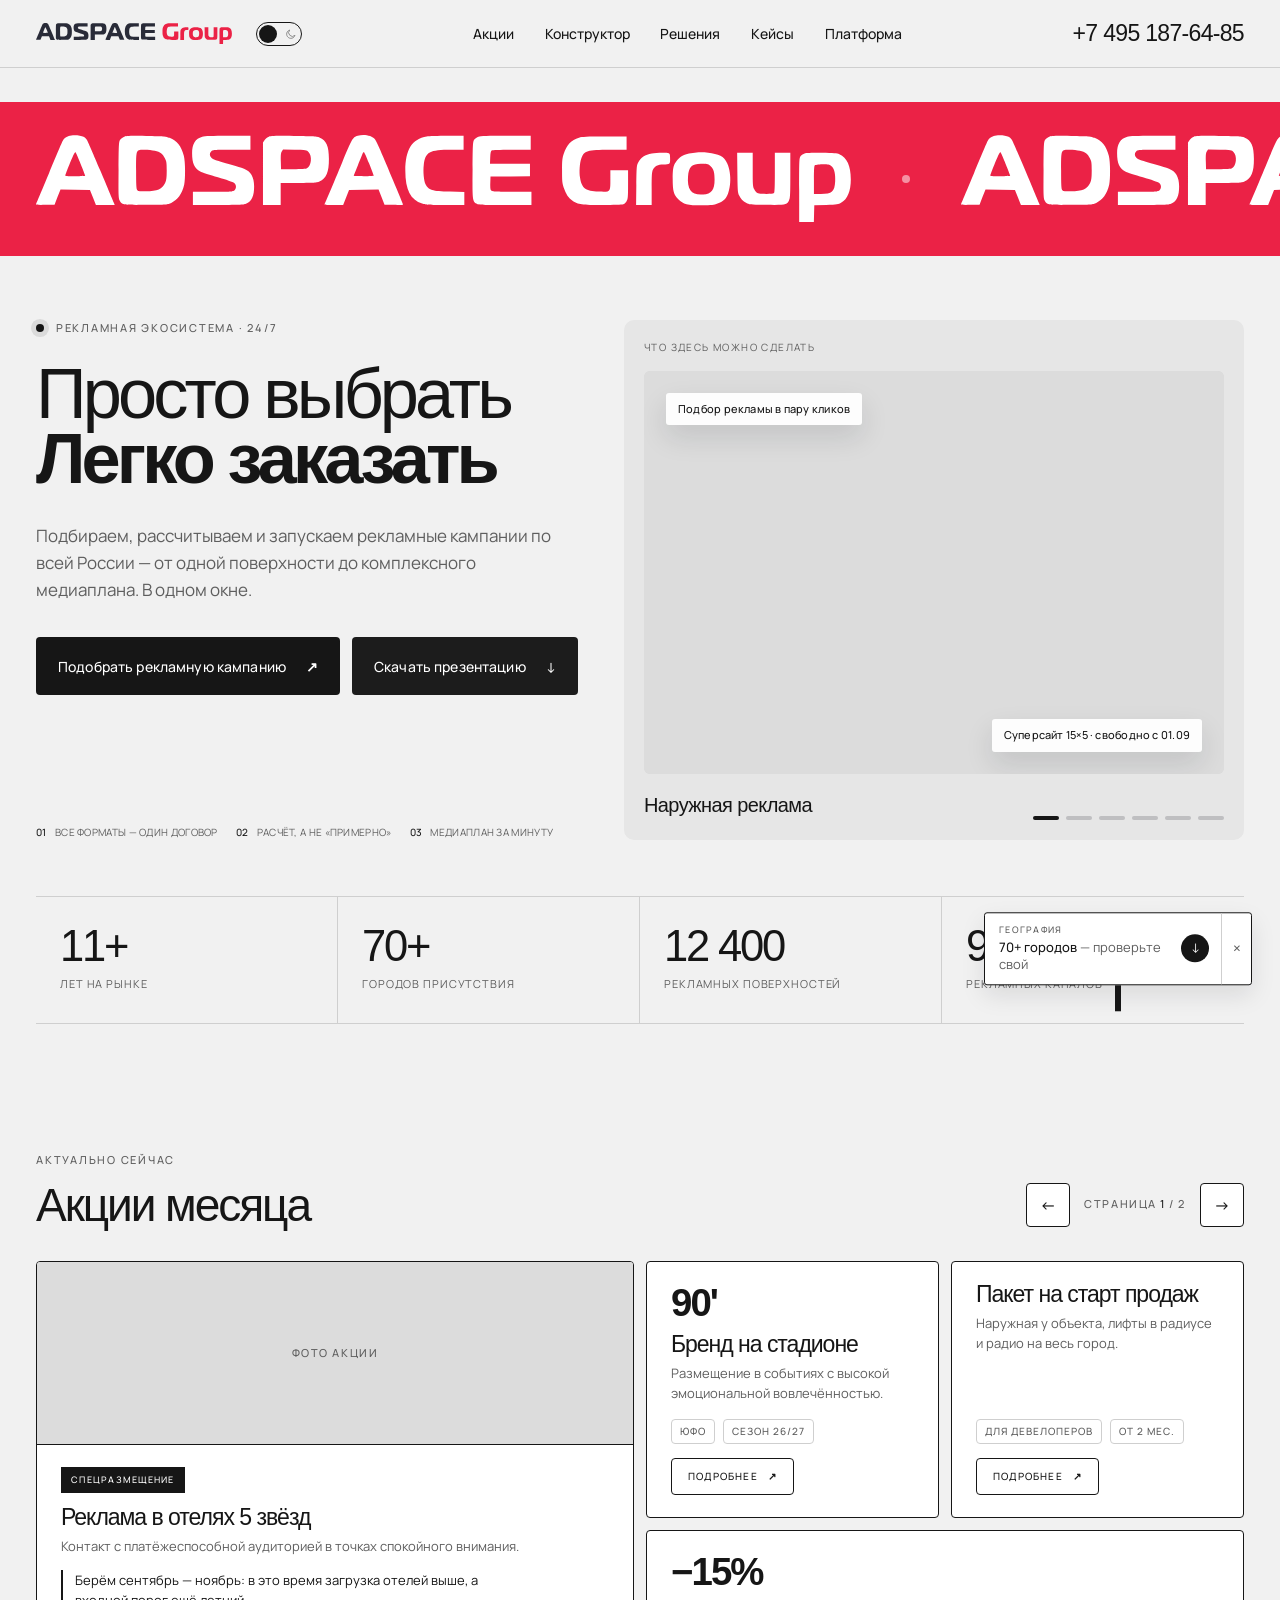
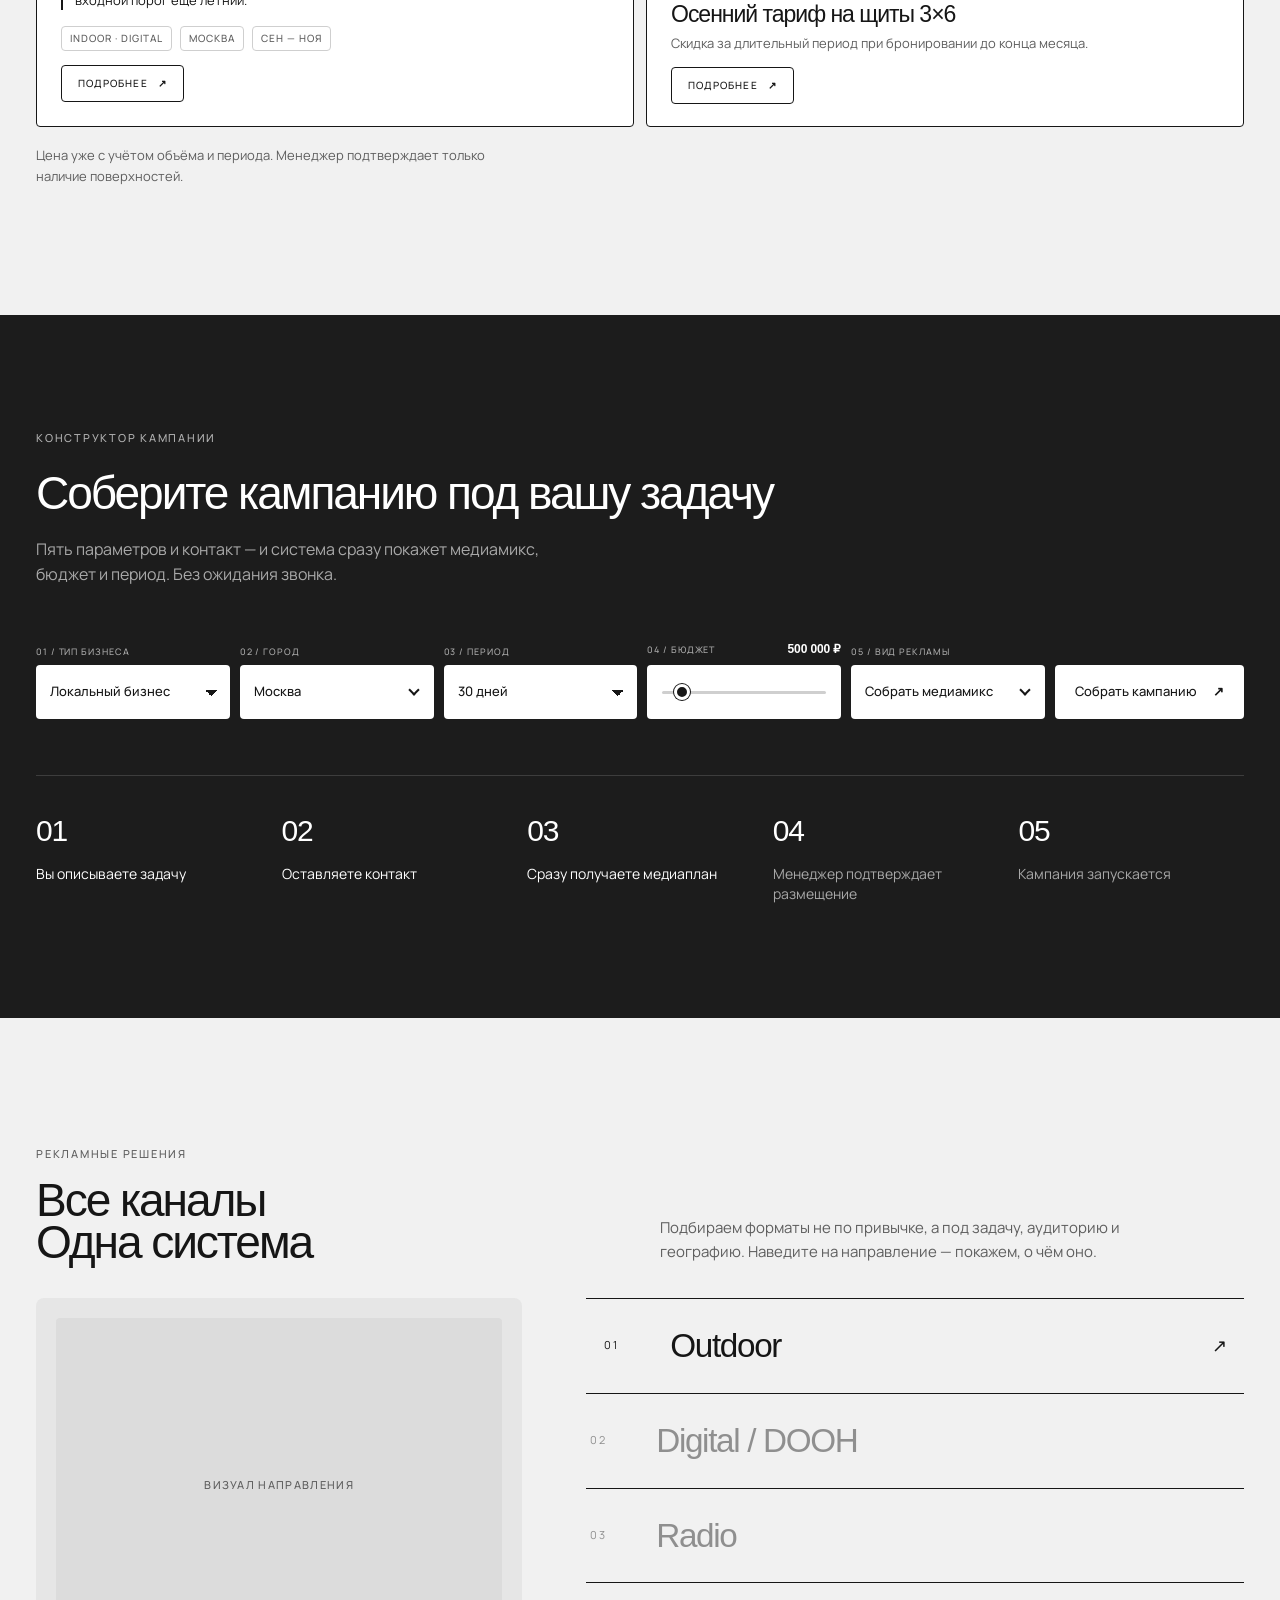
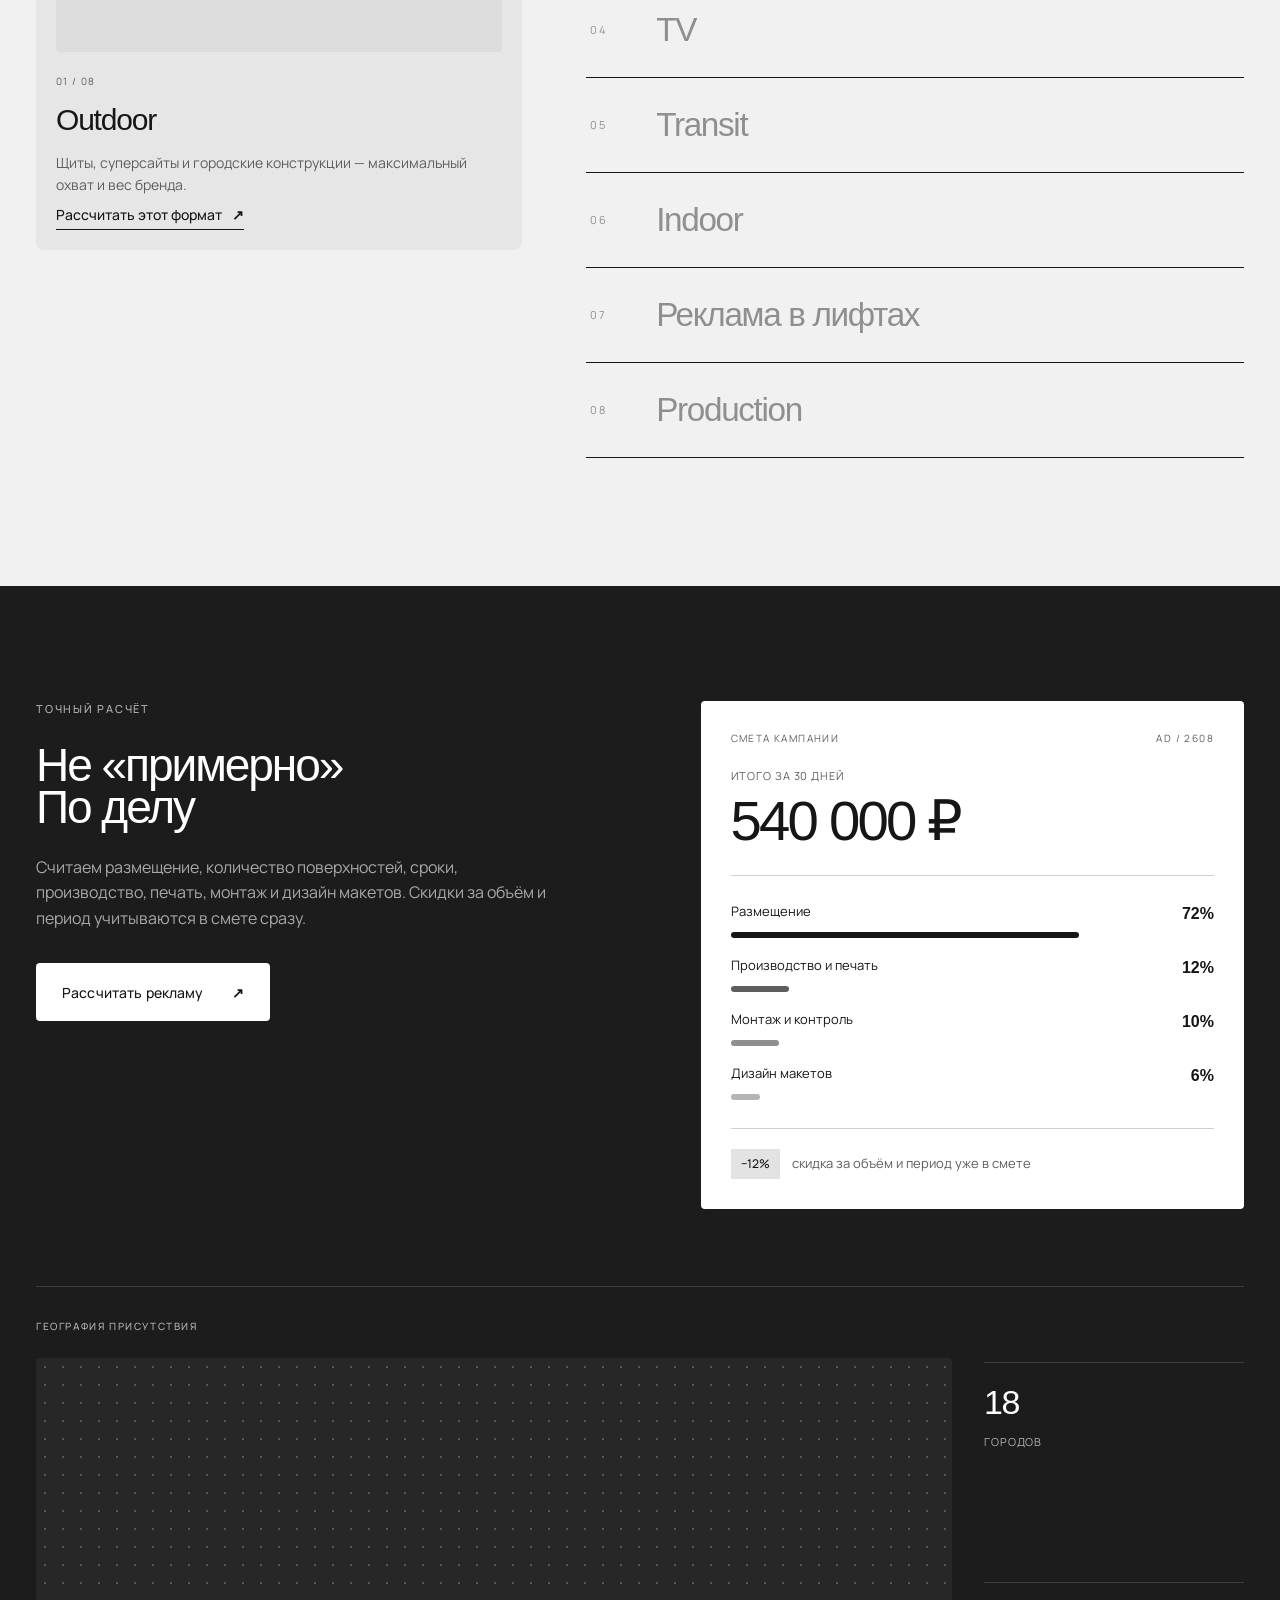
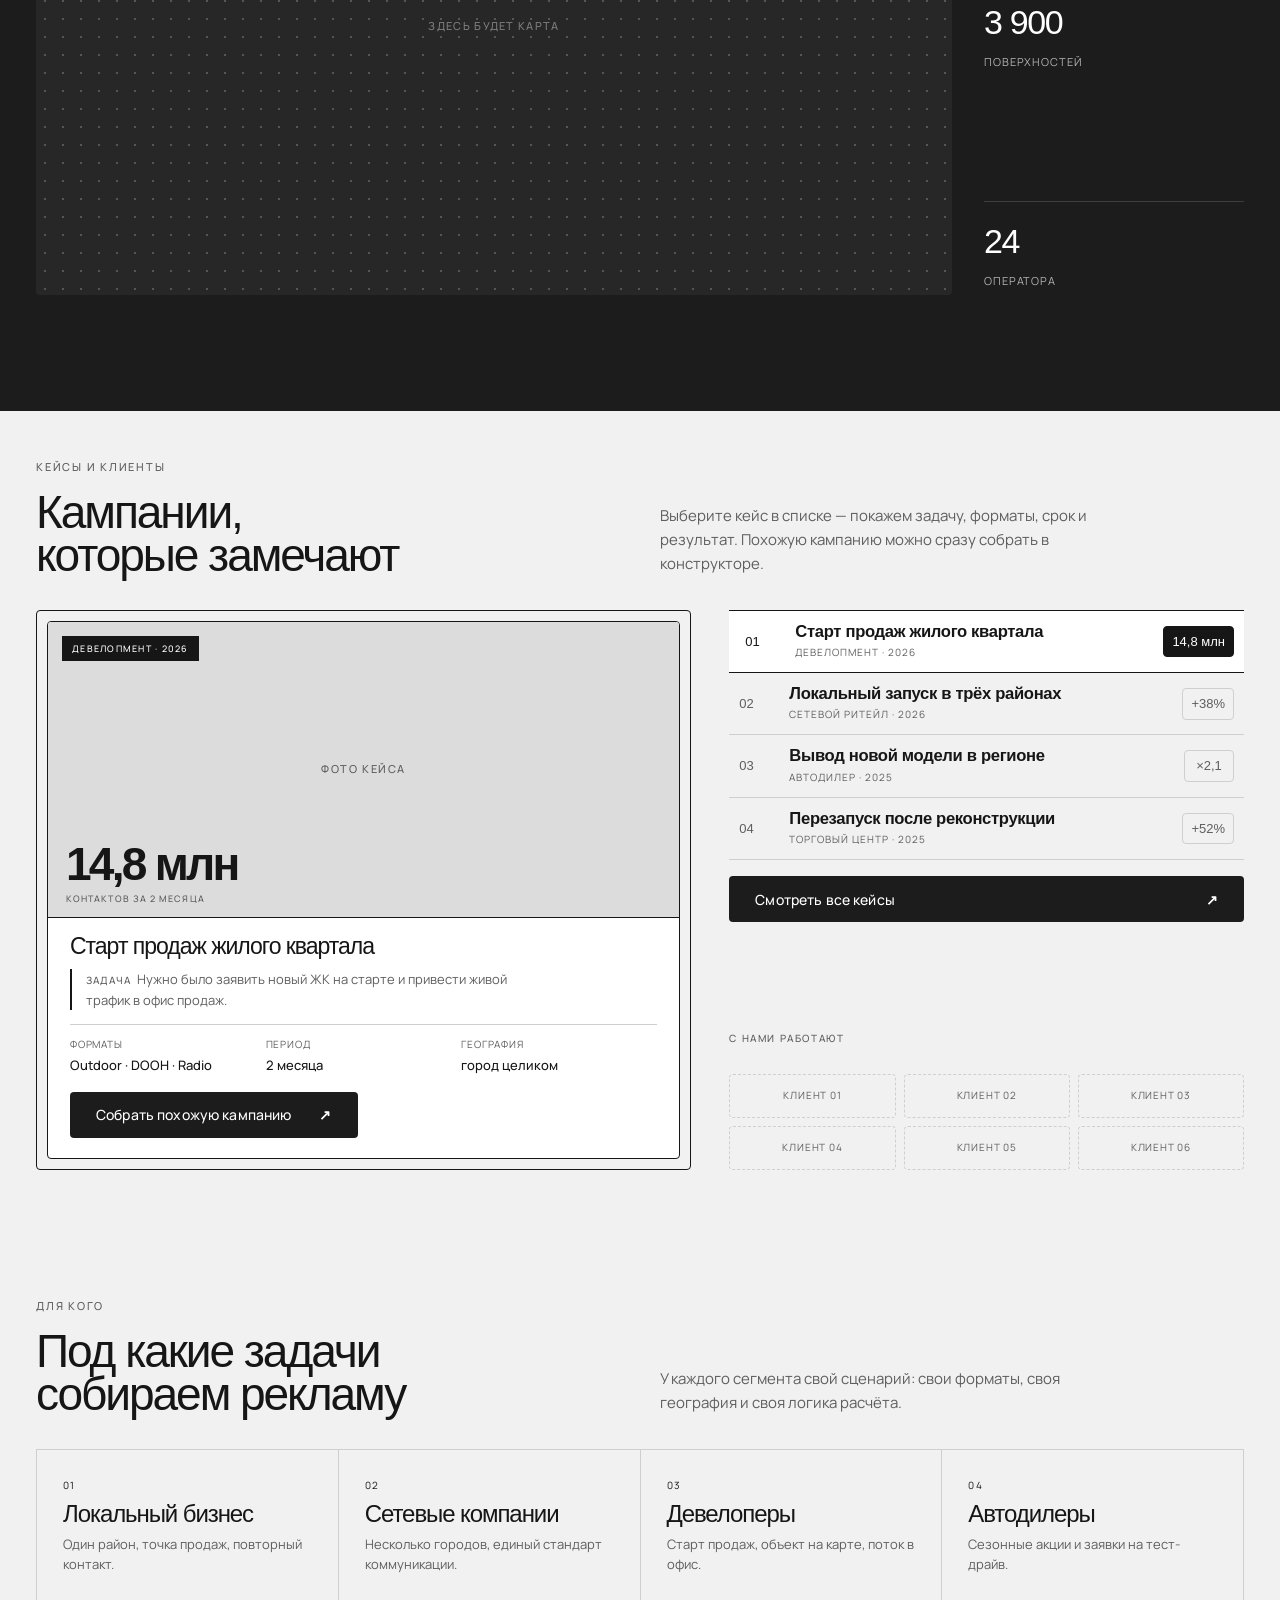
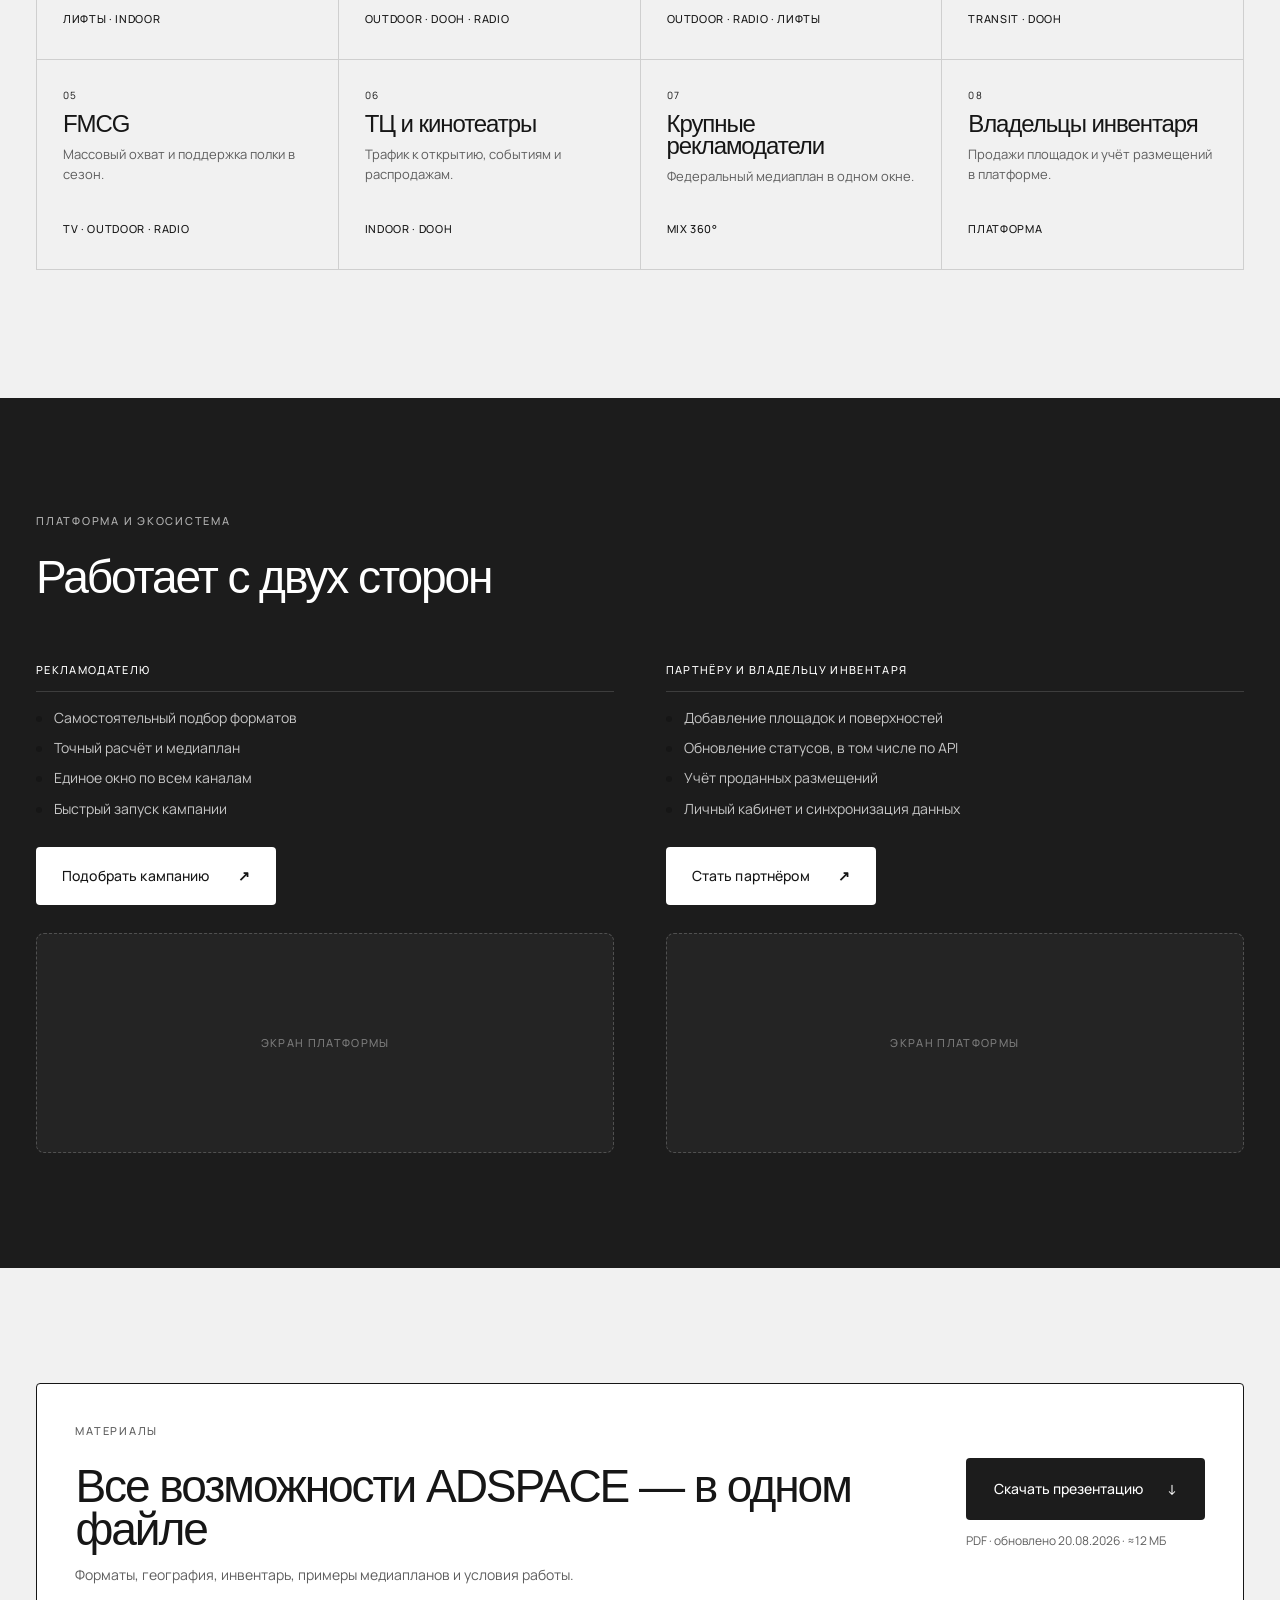
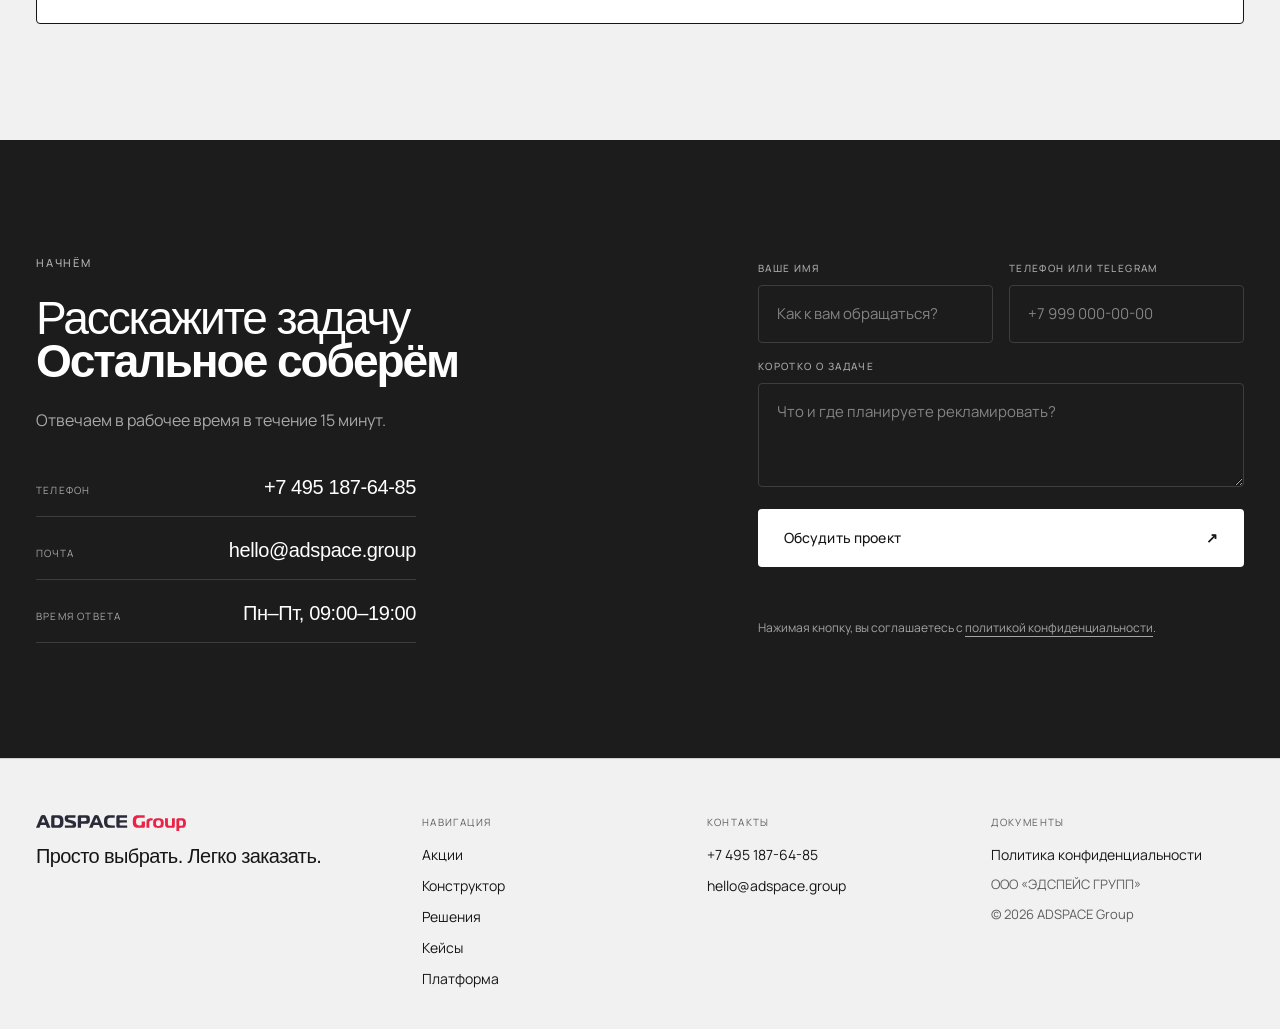
<file: v2/index.html>
<!doctype html>
<html lang="ru">
  <head>
    <meta charset="UTF-8" />
    <meta name="viewport" content="width=device-width, initial-scale=1.0" />
    <!-- Прототип: из поиска прячем целиком — ни индексации, ни переходов
         по ссылкам, ни сохранённой копии. -->
    <meta name="robots" content="noindex, nofollow, noarchive, noimageindex" />
    <meta
      name="description"
      content="Прототип главной страницы ADSPACE Group — рекламной экосистемы для подбора, расчёта и заказа рекламы."
    />
    <meta name="theme-color" content="#EB2246" />
    <title>ADSPACE Group — просто выбрать, легко заказать</title>
    <link rel="stylesheet" href="styles.css?v=2" />
    <!-- Черно-белый режим для первого показа. Чтобы вернуть цвет — удалите строку ниже. -->
    <link rel="stylesheet" href="mono.css?v=1" />
    <!-- Правки по обратной связи к классической версии. Всё новое — здесь. -->
    <link rel="stylesheet" href="v2.css?v=21" />
  </head>
  <body>
    <a class="skip-link" href="#main">К содержанию</a>

    <!-- ───────────────────────── ШАПКА ───────────────────────── -->
    <header class="site-header" data-header>
      <a class="brand" href="#top" aria-label="ADSPACE Group — на главную">
        <img src="assets/logo-adspace-group.svg" alt="ADSPACE Group" width="1105" height="118" />
      </a>

      <button
        class="theme-toggle"
        type="button"
        data-theme-toggle
        aria-pressed="false"
        aria-label="Тёмная тема"
        data-tentative="переключение темы — демо, полная тёмная версия дизайна впереди"
      >
        <span class="theme-toggle-track">
          <svg class="theme-icon theme-icon--sun" viewBox="0 0 24 24" fill="none" aria-hidden="true">
            <circle cx="12" cy="12" r="4" stroke="currentColor" stroke-width="2" />
            <path
              d="M12 2v2M12 20v2M4.93 4.93l1.41 1.41M17.66 17.66l1.41 1.41M2 12h2M20 12h2M4.93 19.07l1.41-1.41M17.66 6.34l1.41-1.41"
              stroke="currentColor"
              stroke-width="2"
              stroke-linecap="round"
            />
          </svg>
          <svg class="theme-icon theme-icon--moon" viewBox="0 0 24 24" fill="none" aria-hidden="true">
            <path
              d="M20 14.5A8.5 8.5 0 1 1 9.5 4a7 7 0 0 0 10.5 10.5Z"
              stroke="currentColor"
              stroke-width="2"
              stroke-linejoin="round"
            />
          </svg>
          <span class="theme-toggle-thumb"></span>
        </span>
      </button>

      <nav class="desktop-nav" aria-label="Основная навигация">
        <a href="#promos">Акции</a>
        <a href="#builder">Конструктор</a>
        <a href="#solutions">Решения</a>
        <a href="#cases">Кейсы</a>
        <a href="#platform">Платформа</a>
      </nav>

      <div class="header-side">
        <a class="header-phone" href="tel:+74951876485" data-tentative="номер требует подтверждения"
          >+7 495 187-64-85</a
        >
        <button class="menu-button" type="button" aria-expanded="false" aria-controls="mobile-menu">
          <span></span><span></span><span class="sr-only">Открыть меню</span>
        </button>
      </div>
    </header>

    <nav class="mobile-menu" id="mobile-menu" aria-label="Мобильная навигация" hidden>
      <button
        class="theme-toggle theme-toggle--mobile"
        type="button"
        data-theme-toggle
        aria-pressed="false"
        aria-label="Тёмная тема"
      >
        <span>Тёмная тема</span>
        <span class="theme-toggle-track">
          <svg class="theme-icon theme-icon--sun" viewBox="0 0 24 24" fill="none" aria-hidden="true">
            <circle cx="12" cy="12" r="4" stroke="currentColor" stroke-width="2" />
            <path
              d="M12 2v2M12 20v2M4.93 4.93l1.41 1.41M17.66 17.66l1.41 1.41M2 12h2M20 12h2M4.93 19.07l1.41-1.41M17.66 6.34l1.41-1.41"
              stroke="currentColor"
              stroke-width="2"
              stroke-linecap="round"
            />
          </svg>
          <svg class="theme-icon theme-icon--moon" viewBox="0 0 24 24" fill="none" aria-hidden="true">
            <path
              d="M20 14.5A8.5 8.5 0 1 1 9.5 4a7 7 0 0 0 10.5 10.5Z"
              stroke="currentColor"
              stroke-width="2"
              stroke-linejoin="round"
            />
          </svg>
          <span class="theme-toggle-thumb"></span>
        </span>
      </button>
      <a href="#promos">Акции</a>
      <a href="#builder">Конструктор</a>
      <a href="#solutions">Решения</a>
      <a href="#cases">Кейсы</a>
      <a href="#platform">Платформа</a>
      <a href="#contact">Контакты</a>
      <a class="mobile-menu-phone" href="tel:+74951876485">+7 495 187-64-85</a>
    </nav>

    <main id="main">
      <!-- ─────────────────── 01 · ПЕРВЫЙ ЭКРАН ─────────────────── -->
      <section class="hero section-shell" id="top">
        <div class="hero-banner" aria-hidden="true">
          <div class="hero-banner-track">
            <img src="assets/logo-adspace-group-white.svg" alt="" />
            <span class="hero-banner-dot"></span>
            <img src="assets/logo-adspace-group-white.svg" alt="" />
            <span class="hero-banner-dot"></span>
            <img src="assets/logo-adspace-group-white.svg" alt="" />
            <span class="hero-banner-dot"></span>
            <img src="assets/logo-adspace-group-white.svg" alt="" />
            <span class="hero-banner-dot"></span>
            <!-- набор дублирован для бесшовной прокрутки -->
            <img src="assets/logo-adspace-group-white.svg" alt="" />
            <span class="hero-banner-dot"></span>
            <img src="assets/logo-adspace-group-white.svg" alt="" />
            <span class="hero-banner-dot"></span>
            <img src="assets/logo-adspace-group-white.svg" alt="" />
            <span class="hero-banner-dot"></span>
            <img src="assets/logo-adspace-group-white.svg" alt="" />
            <span class="hero-banner-dot"></span>
          </div>
        </div>

        <div class="hero-grid">
          <div class="hero-copy reveal">
            <p class="eyebrow"><span class="status-dot"></span> Рекламная экосистема · 24/7</p>
            <h1>Просто&nbsp;выбрать<br /><strong>Легко&nbsp;заказать</strong></h1>
            <p class="hero-lead">
              Подбираем, рассчитываем и запускаем рекламные кампании по всей России — от одной
              поверхности до комплексного медиаплана. В одном окне.
            </p>
            <div class="button-row">
              <a class="button button--primary" href="#builder"
                >Подобрать рекламную кампанию <span aria-hidden="true">↗</span></a
              >
              <a class="button button--dark" href="#presentation"
                >Скачать презентацию <span aria-hidden="true">↓</span></a
              >
            </div>
            <ul class="hero-proof">
              <li><b>01</b> Все форматы — один договор</li>
              <li><b>02</b> Расчёт, а не «примерно»</li>
              <li><b>03</b> Медиаплан за минуту</li>
            </ul>
          </div>

          <!-- Медиаобласть: несколько сюжетов, объясняющих продукт за 10–15 секунд -->
          <div class="hero-stage reveal" data-stage aria-label="Что можно сделать на сайте">
            <div class="stage-top">
              <span class="stage-kicker">Что здесь можно сделать</span>
            </div>

            <div class="stage-screen" data-stage-screen>
              <!-- сцена 1 — наружная реклама -->
              <div class="scene scene--outdoor is-active" data-scene="outdoor">
                <div class="scene-grid" aria-hidden="true"></div>
                <div class="billboard">
                  <div class="billboard-screen">ВАШ<br />БРЕНД</div>
                  <div class="billboard-leg"></div>
                </div>
                <span class="chip chip--a">Подбор рекламы в пару кликов</span>
                <span class="chip chip--b">Суперсайт 15×5 · свободно с 01.09</span>
              </div>

              <!-- сцена 2 — indoor и лифты -->
              <div class="scene scene--indoor" data-scene="indoor">
                <div class="lift">
                  <div class="lift-doors"><i></i><i></i></div>
                  <div class="lift-panel"><span>AD</span><b>SPACE</b></div>
                </div>
                <span class="chip chip--a">1 240 лифтов в районе</span>
                <span
                  class="chip chip--b"
                  data-demo="в финале: карта секторов лифта и превью макета на месте"
                  >Бронирование стенда онлайн</span
                >
              </div>

              <!-- сцена 3 — радио и ТВ -->
              <div class="scene scene--broadcast" data-scene="broadcast">
                <div class="wave" aria-hidden="true">
                  <i></i><i></i><i></i><i></i><i></i><i></i><i></i><i></i><i></i><i></i><i></i
                  ><i></i><i></i><i></i><i></i><i></i><i></i><i></i>
                </div>
                <div class="tv-frame"><span>TV</span></div>
                <span class="chip chip--a">Рейтинги и охват аудитории</span>
                <span class="chip chip--b" data-tentative="показатель демонстрационный"
                  >База дикторов · 120+ голосов</span
                >
              </div>

              <!-- сцена 4 — калькулятор -->
              <div class="scene scene--calc" data-scene="calc">
                <div class="calc-ui">
                  <div class="calc-row"><span>Формат</span><b>Outdoor · 3×6</b></div>
                  <div class="calc-row"><span>Период</span><b>30 дней</b></div>
                  <div class="calc-row"><span>Поверхностей</span><b>18</b></div>
                  <div class="calc-total"><span>Итого</span><b data-count-to="540000">0 ₽</b></div>
                </div>
                <span class="chip chip--b">расчёт онлайн</span>
              </div>

              <!-- сцена 5 — медиаплан -->
              <div class="scene scene--plan" data-scene="plan">
                <div class="plan-ui">
                  <div class="plan-row"><span>Outdoor</span><i style="--s: 0%; --w: 68%"></i></div>
                  <div class="plan-row"><span>DOOH</span><i style="--s: 12%; --w: 46%"></i></div>
                  <div class="plan-row"><span>Radio</span><i style="--s: 28%; --w: 52%"></i></div>
                  <div class="plan-row"><span>Indoor</span><i style="--s: 8%; --w: 34%"></i></div>
                </div>
                <span class="chip chip--a">Медиаплан · 4 канала</span>
              </div>

              <!-- сцена 6 — онлайн-бронирование -->
              <div class="scene scene--booking" data-scene="booking">
                <div class="booking-ui">
                  <div class="booking-row"><span>Ленина / 42</span><b class="ok">свободно</b></div>
                  <div class="booking-row"><span>Проспект Мира</span><b class="ok">свободно</b></div>
                  <div class="booking-row is-taken"><span>ТЦ «Галерея»</span><b>занято</b></div>
                  <div class="booking-row is-picked">
                    <span>Кутузовский, 12</span><b class="ok">в корзине</b>
                  </div>
                </div>
                <span class="chip chip--b">бронирование онлайн</span>
              </div>
            </div>

            <div class="stage-bottom">
              <div class="stage-caption">
                <strong data-stage-title>Наружная реклама</strong>
              </div>
              <div class="stage-dots" role="tablist" aria-label="Сюжеты">
                <button role="tab" type="button" data-stage-dot="outdoor" aria-selected="true">
                  <span class="sr-only">Наружная реклама</span>
                </button>
                <button role="tab" type="button" data-stage-dot="indoor" aria-selected="false">
                  <span class="sr-only">Indoor и лифты</span>
                </button>
                <button role="tab" type="button" data-stage-dot="broadcast" aria-selected="false">
                  <span class="sr-only">Радио и ТВ</span>
                </button>
                <button role="tab" type="button" data-stage-dot="calc" aria-selected="false">
                  <span class="sr-only">Калькулятор</span>
                </button>
                <button role="tab" type="button" data-stage-dot="plan" aria-selected="false">
                  <span class="sr-only">Медиаплан</span>
                </button>
                <button role="tab" type="button" data-stage-dot="booking" aria-selected="false">
                  <span class="sr-only">Онлайн-бронирование</span>
                </button>
              </div>
            </div>
          </div>
        </div>

        <!-- Масштаб компании: компактная полоса под первым экраном -->
        <div class="metric-strip reveal" aria-label="Масштаб компании">
          <div data-tentative="показатель не подтверждён">
            <strong>11+</strong><span>лет на рынке</span>
          </div>
          <div data-tentative="показатель не подтверждён">
            <strong>70+</strong><span>городов присутствия</span>
          </div>
          <div data-tentative="показатель не подтверждён">
            <strong>12 400</strong><span>рекламных поверхностей</span>
          </div>
          <div data-tentative="показатель не подтверждён">
            <strong>9</strong><span>рекламных каналов</span>
          </div>
        </div>
      </section>

      <!-- ─────────────────── 02 · АКЦИИ ───────────────────
           Разворот из комиксной версии (кадры разного размера в одной
           сетке, листается страницами), но в классической подаче:
           тонкие рамки, скругление 4px, без «звуков», наклонов, растра
           и теней. Реплика-баббл стала обычной сноской с красной чертой. -->
      <section class="promos section-shell" id="promos" aria-labelledby="promos-title">
        <div class="section-heading reveal">
          <div>
            <p class="eyebrow">Актуально сейчас</p>
            <h2 id="promos-title">Акции месяца</h2>
          </div>
          <div class="pr-flip">
            <button type="button" data-cx-prev aria-label="Предыдущая страница">←</button>
            <span>Страница <b data-cx-num>1</b> / 2</span>
            <button type="button" data-cx-next aria-label="Следующая страница">→</button>
          </div>
        </div>

        <div class="reveal">
          <!-- страница 1 -->
          <div class="pr-page" data-cx-page>
            <article class="pr-card pr-card--main" data-tentative="акция демонстрационная">
              <div class="photo-slot" data-photo-label="Фото акции"></div>
              <div class="pr-main-copy">
                <span class="pr-tag">Спецразмещение</span>
                <h3>Реклама в отелях 5 звёзд</h3>
                <p>Контакт с платёжеспособной аудиторией в точках спокойного внимания.</p>
                <p class="pr-remark">
                  Берём сентябрь — ноябрь: в это время загрузка отелей выше, а входной порог ещё
                  летний.
                </p>
                <div class="pr-meta">
                  <span>Indoor · Digital</span><span>Москва</span><span>сен — ноя</span>
                </div>
                <button class="pr-more" type="button" data-promo-open="hotels">
                  Подробнее <span aria-hidden="true">↗</span>
                </button>
              </div>
            </article>

            <article class="pr-card" data-tentative="акция демонстрационная">
              <span class="pr-figure">90&#39;</span>
              <h3>Бренд на стадионе</h3>
              <p>Размещение в событиях с высокой эмоциональной вовлечённостью.</p>
              <div class="pr-meta"><span>ЮФО</span><span>сезон 26/27</span></div>
              <button class="pr-more" type="button" data-promo-open="stadium">
                Подробнее <span aria-hidden="true">↗</span>
              </button>
            </article>

            <article class="pr-card" data-tentative="акция демонстрационная">
              <h3>Пакет на старт продаж</h3>
              <p>Наружная у объекта, лифты в радиусе и радио на весь город.</p>
              <div class="pr-meta"><span>Для девелоперов</span><span>от 2 мес.</span></div>
              <button class="pr-more" type="button" data-promo-open="launch">
                Подробнее <span aria-hidden="true">↗</span>
              </button>
            </article>

            <article class="pr-card pr-card--wide" data-tentative="акция демонстрационная">
              <span class="pr-figure">−15%</span>
              <h3>Осенний тариф на щиты 3×6</h3>
              <p>Скидка за длительный период при бронировании до конца месяца.</p>
              <button class="pr-more" type="button" data-promo-open="boards">
                Подробнее <span aria-hidden="true">↗</span>
              </button>
            </article>
          </div>

          <!-- страница 2 -->
          <div class="pr-page" data-cx-page hidden>
            <article class="pr-card pr-card--main" data-tentative="акция демонстрационная">
              <div class="photo-slot" data-photo-label="Фото акции"></div>
              <div class="pr-main-copy">
                <span class="pr-tag">Федеральный пакет</span>
                <h3>Одна кампания — вся страна</h3>
                <p>Единый медиаплан, один договор и управляемый запуск по регионам.</p>
                <p class="pr-remark">
                  Регионы включаются волнами — не нужно платить за всю страну в первый же месяц.
                </p>
                <div class="pr-meta">
                  <span>Mix 360°</span><span>Россия</span><span>по согласованию</span>
                </div>
                <button class="pr-more" type="button" data-promo-open="federal">
                  Подробнее <span aria-hidden="true">↗</span>
                </button>
              </div>
            </article>

            <article class="pr-card" data-tentative="акция демонстрационная">
              <h3>Лифты в жилых кварталах</h3>
              <p>Ежедневный контакт в замкнутом пространстве, без конкуренции за внимание.</p>
              <div class="pr-meta"><span>Indoor</span><span>город целиком</span></div>
              <button class="pr-more" type="button" data-promo-open="lifts">
                Подробнее <span aria-hidden="true">↗</span>
              </button>
            </article>

            <article class="pr-card" data-tentative="акция демонстрационная">
              <span class="pr-figure">07:00</span>
              <h3>Радио на утренний трафик</h3>
              <p>Пакет роликов в часы, когда город стоит в пробках.</p>
              <div class="pr-meta"><span>Radio</span><span>от 2 недель</span></div>
              <button class="pr-more" type="button" data-promo-open="radio">
                Подробнее <span aria-hidden="true">↗</span>
              </button>
            </article>

            <article class="pr-card pr-card--wide" data-tentative="акция демонстрационная">
              <h3>Транзит: борта и салоны</h3>
              <p>Маршруты подбираются под район, где нужен охват, а не «по остаточному».</p>
              <button class="pr-more" type="button" data-promo-open="transit">
                Подробнее <span aria-hidden="true">↗</span>
              </button>
            </article>
          </div>

          <p class="pr-note">
            Цена уже с учётом объёма и периода. Менеджер подтверждает только наличие поверхностей.
          </p>
        </div>
      </section>

      <!-- ─────────────────── 03 · КОНСТРУКТОР ─────────────────── -->
      <section class="builder" id="builder" aria-labelledby="builder-title">
        <div class="section-shell">
          <div class="builder-heading reveal">
            <p class="eyebrow eyebrow--light">Конструктор кампании</p>
            <h2 id="builder-title">Соберите кампанию под вашу задачу</h2>
            <p class="builder-sub">
              Пять параметров и контакт — и система сразу покажет медиамикс, бюджет и период.
              Без ожидания звонка.
            </p>
          </div>

          <!-- Параметры подбора. Состав полей — от заказчика: тип бизнеса,
               город (несколько городов и локации внутри города), период,
               бюджет и вид рекламы. Виды рекламы можно выбрать руками или
               оставить «Собрать медиамикс» — тогда каналы подбирает система. -->
          <form class="builder-form reveal" data-builder-form novalidate>
            <div class="field">
              <span class="field-label">01 / Тип бизнеса</span>
              <select name="business" data-builder-input>
                <option value="local">Локальный бизнес</option>
                <option value="developer">Девелопмент</option>
                <option value="network">Сетевая компания</option>
                <option value="fmcg">FMCG</option>
                <option value="auto">Автодилер</option>
                <option value="mall">Торговый центр</option>
              </select>
            </div>

            <!-- Город: множественный выбор, внутри города — районы и адреса -->
            <div class="field field--picker" data-picker="cities">
              <span class="field-label">02 / Город</span>
              <button class="picker-button" type="button" data-picker-toggle aria-expanded="false">
                <span data-picker-label>Москва</span>
              </button>
              <div class="picker-pop" data-picker-pop hidden>
                <p
                  class="picker-hint"
                  data-tentative="список городов, локаций и количество поверхностей — демонстрационные"
                >
                  Можно выбрать несколько городов, а внутри города — районы и точные адреса.
                </p>
                <div class="picker-list" data-cities-list></div>
                <div class="picker-foot">
                  <button type="button" class="picker-clear" data-cities-reset>Сбросить</button>
                  <button type="button" class="picker-done" data-picker-close>Готово</button>
                </div>
              </div>
            </div>

            <div class="field">
              <span class="field-label">03 / Период</span>
              <select name="period" data-builder-input>
                <option value="14">14 дней</option>
                <option value="30" selected>30 дней</option>
                <option value="45">45 дней</option>
                <option value="60">60 дней</option>
                <option value="90">90 дней</option>
              </select>
            </div>

            <div class="field field--budget">
              <span class="field-label"
                >04 / Бюджет <output data-budget-output>500 000 ₽</output></span
              >
              <div class="budget-track">
                <input
                  type="range"
                  name="budget"
                  min="100000"
                  max="5000000"
                  step="50000"
                  value="500000"
                  data-builder-input
                  aria-label="Бюджет кампании"
                />
              </div>
            </div>

            <!-- Вид рекламы: либо выбор руками, либо медиамикс от системы -->
            <div class="field field--picker" data-picker="formats">
              <span class="field-label">05 / Вид рекламы</span>
              <button class="picker-button" type="button" data-picker-toggle aria-expanded="false">
                <span data-picker-label>Собрать медиамикс</span>
              </button>
              <div class="picker-pop" data-picker-pop hidden>
                <label class="picker-auto">
                  <input type="checkbox" data-formats-auto checked />
                  <span>
                    <b>Собрать медиамикс</b>
                    <i>Каналы подберёт система — под тип бизнеса, город, период и бюджет</i>
                  </span>
                </label>
                <div class="picker-list" data-formats-list></div>
                <div class="picker-foot">
                  <button type="button" class="picker-clear" data-formats-reset>Сбросить</button>
                  <button type="button" class="picker-done" data-picker-close>Готово</button>
                </div>
              </div>
            </div>

            <button class="builder-submit" type="submit">
              Собрать кампанию <span aria-hidden="true">↗</span>
            </button>
          </form>

          <!-- Шаг контакта. Заказчик: результат выдаётся только после ввода
               контактов, но показывается сразу — менеджера ждать не нужно.
               Контакт — для проверки заявки и, по желанию, для подробного
               разбора с менеджером. -->
          <form class="builder-gate" data-builder-gate hidden novalidate>
            <div class="gate-head">
              <div>
                <span class="result-kicker">Последний шаг</span>
                <h3>Оставьте контакт — медиаплан откроется сразу</h3>
                <p>
                  Ждать менеджера не нужно: расчёт появится на экране сразу после отправки. Контакт
                  нужен, чтобы подтвердить заявку и при желании разобрать план с менеджером подробнее.
                </p>
              </div>
              <button type="button" class="gate-close" data-gate-close aria-label="Вернуться к параметрам">
                <span aria-hidden="true">×</span>
              </button>
            </div>

            <ul class="gate-summary" data-gate-summary aria-label="Параметры кампании"></ul>

            <div class="gate-fields">
              <label class="field">
                <span class="field-label">Ваше имя</span>
                <input type="text" name="name" placeholder="Как к вам обращаться?" autocomplete="name" required />
              </label>
              <label class="field">
                <span class="field-label">Телефон или Telegram</span>
                <input
                  type="text"
                  name="contact"
                  placeholder="+7 999 000-00-00 или @username"
                  autocomplete="tel"
                  required
                />
              </label>
              <button class="button button--primary" type="submit">
                Показать медиаплан <span aria-hidden="true">↗</span>
              </button>
            </div>
            <p class="gate-consent" data-tentative="текст согласия и ссылка на политику — от заказчика">
              Нажимая кнопку, вы соглашаетесь на обработку персональных данных.
            </p>
            <p class="gate-status" data-gate-status role="status"></p>
          </form>

          <!-- Предварительный результат: раскрывается внутри страницы -->
          <div class="builder-result" data-builder-result hidden>
            <div class="result-head">
              <div>
                <span class="result-kicker">Предварительный медиаплан</span>
                <h3 data-result-title>Indoor + DOOH</h3>
                <p data-result-desc>Точное локальное покрытие рядом с точкой продаж.</p>
              </div>
              <button type="button" data-result-close aria-label="Свернуть результат">
                <span aria-hidden="true">×</span>
              </button>
            </div>

            <!-- Визуал медиаплана: по кадру на каждый канал из микса. В финале —
                 фото размещения или макет клиента на поверхности. -->
            <div class="result-visuals" data-result-visuals aria-hidden="true"></div>

            <div class="result-body" aria-live="polite">
              <div class="result-mix">
                <span class="result-label">Медиамикс</span>
                <div class="mix-wrap">
                  <div class="mix-donut" data-result-donut>
                    <span><b data-result-count>4</b> канала</span>
                  </div>
                  <ul data-result-mix></ul>
                </div>
              </div>

              <div class="result-facts">
                <span class="result-label">Параметры</span>
                <dl>
                  <div><dt>Бюджет</dt><dd data-result-budget>500 000 ₽</dd></div>
                  <div><dt>Период</dt><dd data-result-period>30 дней</dd></div>
                  <div><dt>География</dt><dd data-result-geo>Один район</dd></div>
                  <div>
                    <dt>Прогноз контактов</dt>
                    <dd data-result-reach data-tentative="расчёт демонстрационный">1,2 млн</dd>
                  </div>
                </dl>
              </div>
            </div>

            <!-- Контакт уже получен на шаге выше: здесь — только что дальше.
                 Подробный разбор — по желанию, результат от него не зависит. -->
            <div class="result-foot">
              <p class="result-note">
                <span aria-hidden="true">✓</span>Медиаплан закреплён за контактом
                <b data-result-lead>—</b>. Цены уже с учётом объёма и периода — менеджер только
                подтвердит наличие поверхностей.
              </p>
              <!-- Две кнопки: карта — чтобы сразу посмотреть поверхности из
                   медиаплана и дальше выбрать точку, разбор — по желанию -->
              <div class="result-actions">
                <button class="button button--light" type="button" data-result-map>
                  Смотреть на карте <span aria-hidden="true">↗</span>
                </button>
                <button class="button button--primary" type="button" data-result-review>
                  Нужен подробный разбор <span aria-hidden="true">↗</span>
                </button>
              </div>
            </div>
            <p class="result-review-status" data-result-review-status role="status"></p>
          </div>

          <!-- Как работает система -->
          <div class="process reveal" aria-label="Как работает система">
            <div class="process-step"><b>01</b><span>Вы описываете задачу</span></div>
            <div class="process-step"><b>02</b><span>Оставляете контакт</span></div>
            <div class="process-step"><b>03</b><span>Сразу получаете медиаплан</span></div>
            <div class="process-step process-step--muted">
              <b>04</b><span>Менеджер подтверждает размещение</span>
            </div>
            <div class="process-step process-step--muted"><b>05</b><span>Кампания запускается</span></div>
          </div>
        </div>
      </section>

      <!-- ─────────────────── 04 · РЕКЛАМНЫЕ РЕШЕНИЯ ─────────────────── -->
      <section class="solutions section-shell" id="solutions" aria-labelledby="solutions-title">
        <div class="section-heading reveal">
          <div>
            <p class="eyebrow">Рекламные решения</p>
            <h2 id="solutions-title">Все каналы<br />Одна система</h2>
          </div>
          <div class="heading-aside">
            <p>
              Подбираем форматы не по привычке, а под задачу, аудиторию и географию. Наведите на
              направление — покажем, о чём оно.
            </p>
          </div>
        </div>

        <div class="solutions-grid reveal">
          <div class="solution-preview" data-preview aria-live="polite">
            <div class="preview-canvas" data-preview-canvas data-kind="outdoor">
              <div class="pv pv--outdoor"><span>AD<br />SPACE</span><i></i></div>
              <div class="pv pv--digital"><i></i><i></i><i></i></div>
              <div class="pv pv--radio"><i></i><i></i><i></i><i></i><i></i><i></i><i></i></div>
              <div class="pv pv--tv"><span>ТВ</span></div>
              <div class="pv pv--transit"><i></i><b></b><b></b></div>
              <div class="pv pv--indoor"><i></i><i></i></div>
              <div class="pv pv--lift"><i></i><span>▲</span></div>
              <div class="pv pv--production"><i></i><b></b></div>
            </div>
            <div class="preview-meta">
              <span class="preview-index" data-preview-index>01 / 08</span>
              <strong data-preview-title>Outdoor</strong>
              <p data-preview-desc>
                Щиты, суперсайты и городские конструкции — максимальный охват и вес бренда.
              </p>
              <a
                class="text-link"
                href="#builder"
                data-tentative="страница формата с отдельным калькулятором пока не спроектирована — ведёт к общему конструктору"
                >Рассчитать этот формат <span aria-hidden="true">↗</span></a
              >
            </div>
          </div>

          <ul class="solution-list" data-solution-list>
            <li>
              <button
                class="is-active"
                type="button"
                data-solution="outdoor"
                data-title="Outdoor"
                data-desc="Щиты, суперсайты и городские конструкции — максимальный охват и вес бренда."
                aria-expanded="true"
              >
                <span class="sol-num">01</span><strong>Outdoor</strong>
                <i aria-hidden="true">↗</i>
              </button>
              <p class="sol-mobile-desc">
                Щиты, суперсайты и городские конструкции — максимальный охват и вес бренда.
              </p>
            </li>
            <li>
              <button
                type="button"
                data-solution="digital"
                data-title="Digital / DOOH"
                data-desc="Цифровые экраны с гибким расписанием: меняем сообщение по дням и часам."
                aria-expanded="false"
              >
                <span class="sol-num">02</span><strong>Digital / DOOH</strong>
                <i aria-hidden="true">↗</i>
              </button>
              <p class="sol-mobile-desc">
                Цифровые экраны с гибким расписанием: меняем сообщение по дням и часам.
              </p>
            </li>
            <li>
              <button
                type="button"
                data-solution="radio"
                data-title="Radio"
                data-desc="Голос бренда в машине и на работе. Частотный контакт на весь город."
                aria-expanded="false"
              >
                <span class="sol-num">03</span><strong>Radio</strong>
                <i aria-hidden="true">↗</i>
              </button>
              <p class="sol-mobile-desc">
                Голос бренда в машине и на работе. Частотный контакт на весь город.
              </p>
            </li>
            <li>
              <button
                type="button"
                data-solution="tv"
                data-title="TV"
                data-desc="Федеральные и региональные каналы: доверие, охват и статус бренда."
                aria-expanded="false"
              >
                <span class="sol-num">04</span><strong>TV</strong>
                <i aria-hidden="true">↗</i>
              </button>
              <p class="sol-mobile-desc">
                Федеральные и региональные каналы: доверие, охват и статус бренда.
              </p>
            </li>
            <li>
              <button
                type="button"
                data-solution="transit"
                data-title="Transit"
                data-desc="Транспорт и метро — реклама, которая едет по маршрутам вашей аудитории."
                aria-expanded="false"
              >
                <span class="sol-num">05</span><strong>Transit</strong>
                <i aria-hidden="true">↗</i>
              </button>
              <p class="sol-mobile-desc">
                Транспорт и метро — реклама, которая едет по маршрутам вашей аудитории.
              </p>
            </li>
            <li>
              <button
                type="button"
                data-solution="indoor"
                data-title="Indoor"
                data-desc="ТЦ, бизнес-центры, фитнес и кинотеатры — контакт в нужном контексте."
                aria-expanded="false"
              >
                <span class="sol-num">06</span><strong>Indoor</strong>
                <i aria-hidden="true">↗</i>
              </button>
              <p class="sol-mobile-desc">
                ТЦ, бизнес-центры, фитнес и кинотеатры — контакт в нужном контексте.
              </p>
            </li>
            <li>
              <button
                type="button"
                data-solution="lift"
                data-title="Реклама в лифтах"
                data-desc="Дом за домом: точная работа с районом и ежедневный повторный контакт."
                aria-expanded="false"
              >
                <span class="sol-num">07</span><strong>Реклама в лифтах</strong>
                <i aria-hidden="true">↗</i>
              </button>
              <p class="sol-mobile-desc">
                Дом за домом: точная работа с районом и ежедневный повторный контакт.
              </p>
            </li>
            <li>
              <button
                type="button"
                data-solution="production"
                data-title="Production"
                data-desc="Аудио- и видеопродакшен, дизайн макетов, печать и монтаж — под ключ."
                aria-expanded="false"
              >
                <span class="sol-num">08</span><strong>Production</strong>
                <i aria-hidden="true">↗</i>
              </button>
              <p class="sol-mobile-desc">
                Аудио- и видеопродакшен, дизайн макетов, печать и монтаж — под ключ.
              </p>
            </li>
          </ul>
        </div>
      </section>

      <!-- ─────────────────── 05 · ТОЧНЫЙ РАСЧЁТ ─────────────────── -->
      <section class="accuracy" aria-labelledby="accuracy-title">
        <div class="section-shell accuracy-grid">
          <div class="accuracy-copy reveal">
            <p class="eyebrow eyebrow--light">Точный расчёт</p>
            <h2 id="accuracy-title">Не «примерно»<br />По делу</h2>
            <p>
              Считаем размещение, количество поверхностей, сроки, производство, печать, монтаж и
              дизайн макетов. Скидки за объём и период учитываются в смете сразу.
            </p>
            <a class="button button--light" href="#builder"
              >Рассчитать рекламу <span aria-hidden="true">↗</span></a
            >
          </div>

          <div class="cost-card reveal" data-tentative="суммы демонстрационные">
            <div class="cost-head"><span>Смета кампании</span><span>AD / 2608</span></div>
            <div class="cost-total"><small>Итого за 30 дней</small><strong>540 000 ₽</strong></div>
            <div class="cost-lines">
              <div class="cost-line">
                <span>Размещение</span><b>72%</b>
                <i style="--w: 72%"></i>
              </div>
              <div class="cost-line">
                <span>Производство и печать</span><b>12%</b>
                <i style="--w: 12%"></i>
              </div>
              <div class="cost-line">
                <span>Монтаж и контроль</span><b>10%</b>
                <i style="--w: 10%"></i>
              </div>
              <div class="cost-line">
                <span>Дизайн макетов</span><b>6%</b>
                <i style="--w: 6%"></i>
              </div>
            </div>
            <div class="cost-foot">
              <span class="cost-badge">−12%</span>
              <span>скидка за объём и период уже в смете</span>
            </div>
          </div>
        </div>

        <div class="section-shell geo-block reveal" id="geo">
          <div class="geo-head">
            <span class="result-label">География присутствия</span>
          </div>
          <div class="geo-body">
            <div class="geo-map" aria-hidden="true"><span>Здесь будет карта</span></div>
            <div class="geo-stats">
              <div data-tentative="показатель не подтверждён">
                <b>18</b><span>городов</span>
              </div>
              <div data-tentative="показатель не подтверждён">
                <b>3 900</b><span>поверхностей</span>
              </div>
              <div data-tentative="показатель не подтверждён">
                <b>24</b><span>оператора</span>
              </div>
            </div>
          </div>
        </div>
      </section>

      <!-- ─────────────────── 06 · КЕЙСЫ И КЛИЕНТЫ ───────────────────
           Структура из комиксной версии, которая заказчику понравилась больше:
           витрина (кадр выбранного кейса + лента выбора), под лентой переход
           ко всем кейсам и клиенты. Тот же компонент, что у акций. -->
      <section class="cases section-shell" id="cases" aria-labelledby="cases-title">
        <div class="section-heading reveal">
          <div>
            <p class="eyebrow">Кейсы и клиенты</p>
            <h2 id="cases-title">Кампании,<br />которые замечают</h2>
          </div>
          <div class="heading-aside">
            <p>
              Выберите кейс в списке — покажем задачу, форматы, срок и результат. Похожую кампанию
              можно сразу собрать в конструкторе.
            </p>
          </div>
        </div>

        <div class="showcase showcase--cases reveal" data-showcase>
          <div class="show-view">
            <div class="show-view-top">
              <span>Кейс</span>
              <span data-show-index>01 / 04</span>
            </div>

            <div class="show-screen">
              <article class="show-panel is-shown" data-show-panel="1" data-tentative="кейс демонстрационный">
                <div class="show-visual photo-slot" data-photo-label="Фото кейса">
                  <span class="show-figure">14,8 млн<small>контактов за 2 месяца</small></span>
                </div>
                <div class="show-copy">
                  <span class="show-tag">Девелопмент · 2026</span>
                  <h3>Старт продаж жилого квартала</h3>
                  <p class="show-task"><b>Задача</b>Нужно было заявить новый ЖК на старте и привести живой трафик в офис продаж.</p>
                  <dl class="show-facts">
                    <div><dt>Форматы</dt><dd>Outdoor · DOOH · Radio</dd></div>
                    <div><dt>Период</dt><dd>2 месяца</dd></div>
                    <div><dt>География</dt><dd>город целиком</dd></div>
                  </dl>
                  <a class="button button--dark" href="#builder"
                    >Собрать похожую кампанию <span aria-hidden="true">↗</span></a
                  >
                </div>
              </article>
              <article class="show-panel" data-show-panel="2" data-tentative="кейс демонстрационный">
                <div class="show-visual photo-slot" data-photo-label="Фото кейса">
                  <span class="show-figure">+38%<small>трафик в точках</small></span>
                </div>
                <div class="show-copy">
                  <span class="show-tag">Сетевой ритейл · 2026</span>
                  <h3>Локальный запуск в трёх районах</h3>
                  <p class="show-task"><b>Задача</b>Магазины у дома открылись почти одновременно — нужно было привести людей в каждый, не размазывая бюджет по городу.</p>
                  <dl class="show-facts">
                    <div><dt>Форматы</dt><dd>Indoor · Лифты</dd></div>
                    <div><dt>Период</dt><dd>6 недель</dd></div>
                    <div><dt>География</dt><dd>три района</dd></div>
                  </dl>
                  <a class="button button--dark" href="#builder"
                    >Собрать похожую кампанию <span aria-hidden="true">↗</span></a
                  >
                </div>
              </article>
              <article class="show-panel" data-show-panel="3" data-tentative="кейс демонстрационный">
                <div class="show-visual photo-slot" data-photo-label="Фото кейса">
                  <span class="show-figure">×2,1<small>заявок на тест-драйв</small></span>
                </div>
                <div class="show-copy">
                  <span class="show-tag">Автодилер · 2025</span>
                  <h3>Вывод новой модели в регионе</h3>
                  <p class="show-task"><b>Задача</b>Модель выходила в регионе первой — за месяц надо было собрать заявки на тест-драйв, а не просто «показать бренд».</p>
                  <dl class="show-facts">
                    <div><dt>Форматы</dt><dd>Transit · Radio · DOOH</dd></div>
                    <div><dt>Период</dt><dd>1 месяц</dd></div>
                    <div><dt>География</dt><dd>область</dd></div>
                  </dl>
                  <a class="button button--dark" href="#builder"
                    >Собрать похожую кампанию <span aria-hidden="true">↗</span></a
                  >
                </div>
              </article>
              <article class="show-panel" data-show-panel="4" data-tentative="кейс демонстрационный">
                <div class="show-visual photo-slot" data-photo-label="Фото кейса">
                  <span class="show-figure">+52%<small>посещаемость в выходные</small></span>
                </div>
                <div class="show-copy">
                  <span class="show-tag">Торговый центр · 2025</span>
                  <h3>Перезапуск после реконструкции</h3>
                  <p class="show-task"><b>Задача</b>Центр закрывался на полгода, и город успел про него забыть — возвращали привычку заходить.</p>
                  <dl class="show-facts">
                    <div><dt>Форматы</dt><dd>DOOH · Radio · Indoor</dd></div>
                    <div><dt>Период</dt><dd>2 месяца</dd></div>
                    <div><dt>География</dt><dd>город целиком</dd></div>
                  </dl>
                  <a class="button button--dark" href="#builder"
                    >Собрать похожую кампанию <span aria-hidden="true">↗</span></a
                  >
                </div>
              </article>
            </div>
          </div>

          <div class="show-side">
            <div class="show-list" data-show-list role="tablist" aria-label="Список кейсов">
              <button type="button" class="is-active" role="tab" data-show-tab="1" aria-selected="true">
                <span class="show-num">01</span>
                <span class="show-line">
                  <strong>Старт продаж жилого квартала</strong>
                  <span class="show-seg">Девелопмент · 2026</span>
                </span>
                <span class="show-badge">14,8 млн</span>
              </button>
              <button type="button" role="tab" data-show-tab="2" aria-selected="false">
                <span class="show-num">02</span>
                <span class="show-line">
                  <strong>Локальный запуск в трёх районах</strong>
                  <span class="show-seg">Сетевой ритейл · 2026</span>
                </span>
                <span class="show-badge">+38%</span>
              </button>
              <button type="button" role="tab" data-show-tab="3" aria-selected="false">
                <span class="show-num">03</span>
                <span class="show-line">
                  <strong>Вывод новой модели в регионе</strong>
                  <span class="show-seg">Автодилер · 2025</span>
                </span>
                <span class="show-badge">×2,1</span>
              </button>
              <button type="button" role="tab" data-show-tab="4" aria-selected="false">
                <span class="show-num">04</span>
                <span class="show-line">
                  <strong>Перезапуск после реконструкции</strong>
                  <span class="show-seg">Торговый центр · 2025</span>
                </span>
                <span class="show-badge">+52%</span>
              </button>
            </div>

            <a class="button button--dark show-more" href="#contact"
              >Смотреть все кейсы <span aria-hidden="true">↗</span></a
            >

            <div class="show-foot clients" data-tentative="список клиентов не подтверждён">
              <span class="result-label">С нами работают</span>
              <ul class="client-row" aria-label="Логотипы клиентов">
                <li>Клиент 01</li>
                <li>Клиент 02</li>
                <li>Клиент 03</li>
                <li>Клиент 04</li>
                <li>Клиент 05</li>
                <li>Клиент 06</li>
              </ul>
            </div>
          </div>
        </div>
      </section>

      <!-- ─────────────────── 07 · ДЛЯ КОГО ─────────────────── -->
      <section class="segments section-shell" id="segments" aria-labelledby="segments-title">
        <div class="section-heading reveal">
          <div>
            <p class="eyebrow">Для кого</p>
            <h2 id="segments-title">Под какие задачи<br />собираем рекламу</h2>
          </div>
          <div class="heading-aside">
            <p>У каждого сегмента свой сценарий: свои форматы, своя география и своя логика расчёта.</p>
          </div>
        </div>

        <ul class="segment-grid reveal">
          <li>
            <span class="seg-num">01</span>
            <h3>Локальный бизнес</h3>
            <p>Один район, точка продаж, повторный контакт.</p>
            <span class="seg-formats">Лифты · Indoor</span>
          </li>
          <li>
            <span class="seg-num">02</span>
            <h3>Сетевые компании</h3>
            <p>Несколько городов, единый стандарт коммуникации.</p>
            <span class="seg-formats">Outdoor · DOOH · Radio</span>
          </li>
          <li>
            <span class="seg-num">03</span>
            <h3>Девелоперы</h3>
            <p>Старт продаж, объект на карте, поток в офис.</p>
            <span class="seg-formats">Outdoor · Radio · Лифты</span>
          </li>
          <li>
            <span class="seg-num">04</span>
            <h3>Автодилеры</h3>
            <p>Сезонные акции и заявки на тест-драйв.</p>
            <span class="seg-formats">Transit · DOOH</span>
          </li>
          <li>
            <span class="seg-num">05</span>
            <h3>FMCG</h3>
            <p>Массовый охват и поддержка полки в сезон.</p>
            <span class="seg-formats">TV · Outdoor · Radio</span>
          </li>
          <li>
            <span class="seg-num">06</span>
            <h3>ТЦ и кинотеатры</h3>
            <p>Трафик к открытию, событиям и распродажам.</p>
            <span class="seg-formats">Indoor · DOOH</span>
          </li>
          <li>
            <span class="seg-num">07</span>
            <h3>Крупные рекламодатели</h3>
            <p>Федеральный медиаплан в одном окне.</p>
            <span class="seg-formats">Mix 360°</span>
          </li>
          <li>
            <span class="seg-num">08</span>
            <h3>Владельцы инвентаря</h3>
            <p>Продажи площадок и учёт размещений в платформе.</p>
            <span class="seg-formats">Платформа</span>
          </li>
        </ul>
      </section>

      <!-- ─────────────────── 08 · КОМПАНИЯ И ИНДУСТРИЯ ───────────────────
           Скрыто по фидбэку: цифры дублировались с полосой масштаба на
           первом экране, третий блок с похожим составом путал восприятие.
           Верстка сохранена — легко вернуть, когда решим, что показывать.

      <section class="company section-shell" id="company" aria-labelledby="company-title">
        <div class="company-grid">
          <div class="company-copy reveal">
            <p class="eyebrow">Мы в индустрии</p>
            <h2 id="company-title">Рекламная компания,<br />которая стала системой</h2>
            <p>
              ADSPACE Group начинали с наружной рекламы и собственной платформы по подбору
              поверхностей. Сегодня вокруг неё собираются остальные направления — от радио и ТВ до
              продакшена, чтобы клиент проходил весь путь в одном месте.
            </p>
            <a
              class="button button--dark"
              href="#"
              data-tentative="страница «О компании» пока не спроектирована"
              >Подробнее о компании <span aria-hidden="true">↗</span></a
            >
          </div>

          <figure class="team-photo reveal" data-demo="место под фотосъёмку команды">
            <div class="team-frame">
              <span class="team-label">Фото команды</span>
              <span class="team-hint">съёмка запланирована</span>
            </div>
          </figure>
        </div>
      </section>
      -->

      <!-- ─────────────────── 09 · ПЛАТФОРМА ─────────────────── -->
      <section class="platform" id="platform" aria-labelledby="platform-title">
        <div class="section-shell">
          <div class="platform-heading reveal">
            <p class="eyebrow eyebrow--light">Платформа и экосистема</p>
            <h2 id="platform-title">Работает с двух сторон</h2>
          </div>

          <div class="platform-split">
            <div class="platform-side reveal">
              <span class="platform-role">Рекламодателю</span>
              <ul>
                <li>Самостоятельный подбор форматов</li>
                <li>Точный расчёт и медиаплан</li>
                <li>Единое окно по всем каналам</li>
                <li>Быстрый запуск кампании</li>
              </ul>
              <a class="button button--light" href="#builder"
                >Подобрать кампанию <span aria-hidden="true">↗</span></a
              >
              <div class="platform-visual" aria-hidden="true"><span>Экран платформы</span></div>
            </div>

            <div class="platform-side reveal">
              <span class="platform-role">Партнёру и владельцу инвентаря</span>
              <ul>
                <li>Добавление площадок и поверхностей</li>
                <li>Обновление статусов, в том числе по API</li>
                <li>Учёт проданных размещений</li>
                <li>Личный кабинет и синхронизация данных</li>
              </ul>
              <a class="button button--light" href="#contact" data-open-partner-modal
                >Стать партнёром <span aria-hidden="true">↗</span></a
              >
              <div class="platform-visual" aria-hidden="true"><span>Экран платформы</span></div>
            </div>
          </div>
        </div>
      </section>

      <!-- ─────────────────── 10 · ПРЕЗЕНТАЦИЯ ─────────────────── -->
      <section class="presentation section-shell" id="presentation" aria-labelledby="presentation-title">
        <div class="presentation-card reveal">
          <div class="pres-copy">
            <p class="eyebrow">Материалы</p>
            <h2 id="presentation-title">Все возможности ADSPACE — в одном файле</h2>
            <p>Форматы, география, инвентарь, примеры медиапланов и условия работы.</p>
          </div>
          <div class="pres-action">
            <button class="pres-button" type="button" data-presentation>
              Скачать презентацию <span aria-hidden="true">↓</span>
            </button>
            <small class="pres-meta" data-tentative="файл презентации ещё не передан"
              >PDF · обновлено 20.08.2026 · ≈12 МБ</small
            >
          </div>
          <p class="pres-status" data-presentation-status role="status"></p>
        </div>
      </section>

      <!-- ─────────────────── 11 · ФИНАЛЬНЫЙ CTA ─────────────────── -->
      <section class="contact" id="contact" aria-labelledby="contact-title">
        <div class="section-shell contact-grid">
          <div class="contact-copy reveal">
            <p class="eyebrow eyebrow--light">Начнём</p>
            <h2 id="contact-title">Расскажите задачу<br /><strong>Остальное соберём</strong></h2>
            <p class="contact-lead">Отвечаем в рабочее время в течение 15 минут.</p>
            <ul class="contact-info">
              <li>
                <small>Телефон</small>
                <a href="tel:+74951876485" data-tentative="номер требует подтверждения"
                  >+7 495 187-64-85</a
                >
              </li>
              <li>
                <small>Почта</small>
                <a href="mailto:hello@adspace.group" data-tentative="адрес требует подтверждения"
                  >hello@adspace.group</a
                >
              </li>
              <li><small>Время ответа</small><span>Пн–Пт, 09:00–19:00</span></li>
            </ul>
          </div>

          <form class="contact-form reveal" data-contact-form novalidate>
            <label class="field">
              <span class="field-label">Ваше имя</span>
              <input type="text" name="name" placeholder="Как к вам обращаться?" required />
            </label>
            <label class="field">
              <span class="field-label">Телефон или Telegram</span>
              <input type="text" name="contact" placeholder="+7 999 000-00-00" required />
            </label>
            <label class="field field--wide">
              <span class="field-label">Коротко о задаче</span>
              <textarea name="task" rows="3" placeholder="Что и где планируете рекламировать?"></textarea>
            </label>
            <button class="button button--primary" type="submit">
              Обсудить проект <span aria-hidden="true">↗</span>
            </button>
            <p class="form-status" data-form-status role="status"></p>
            <p class="form-legal">
              Нажимая кнопку, вы соглашаетесь с
              <a href="#" data-tentative="документ не передан">политикой конфиденциальности</a>.
            </p>
          </form>
        </div>
      </section>
    </main>

    <footer class="site-footer">
      <div class="section-shell footer-grid">
        <div class="footer-brand">
          <img src="assets/logo-adspace-group.svg" alt="ADSPACE Group" width="1105" height="118" />
          <p>Просто выбрать. Легко заказать.</p>
        </div>
        <div>
          <small>Навигация</small>
          <a href="#promos">Акции</a><a href="#builder">Конструктор</a><a href="#solutions">Решения</a>
          <a href="#cases">Кейсы</a><a href="#platform">Платформа</a>
        </div>
        <div>
          <small>Контакты</small>
          <a href="tel:+74951876485">+7 495 187-64-85</a>
          <a href="mailto:hello@adspace.group">hello@adspace.group</a>
        </div>
        <div>
          <small>Документы</small>
          <a href="#" data-tentative="документ не передан">Политика конфиденциальности</a>
          <span data-tentative="юридические данные не подтверждены">ООО «ЭДСПЕЙС ГРУПП»</span>
          <span>© 2026 ADSPACE Group</span>
        </div>
      </div>
    </footer>

    <!-- Подсказка о карте. Заказчик просил проще: вместо щита с рамой и
         площадкой — табличка на одной тонкой ноге, в одну строку. Выезжает
         снизу на конструкторе (не сразу за первым экраном) и уходит сама,
         когда человек добрался до карты. Один раз за сеанс. -->
    <aside class="nudge" data-nudge hidden aria-label="Подсказка о карте присутствия">
      <div class="nudge-board">
        <a class="nudge-go" href="#geo" data-nudge-go>
          <span class="nudge-kicker">География</span>
          <span class="nudge-text"
            ><b data-tentative="показатель не подтверждён">70+ городов</b> — проверьте свой</span
          >
          <span class="nudge-arrow" aria-hidden="true">↓</span>
        </a>
        <button class="nudge-close" type="button" data-nudge-close aria-label="Скрыть подсказку">
          <span aria-hidden="true">×</span>
        </button>
      </div>
      <span class="nudge-leg" aria-hidden="true"></span>
    </aside>

    <!-- Карта размещений: выезжает справа из результата конструктора.
         Здесь человек смотрит поверхности своего медиаплана и в финальной
         версии выбирает точку и уходит в бронирование на платформе. -->
    <div
      class="map-drawer"
      data-map-drawer
      hidden
      role="dialog"
      aria-modal="true"
      aria-labelledby="map-drawer-title"
    >
      <div class="map-drawer-backdrop" data-map-close></div>
      <aside class="map-drawer-panel">
        <div class="map-drawer-head">
          <div>
            <span class="result-kicker">Карта размещений</span>
            <h3 id="map-drawer-title">Поверхности по вашему медиаплану</h3>
          </div>
          <button class="map-drawer-close" type="button" data-map-close aria-label="Закрыть карту">
            <span aria-hidden="true">×</span>
          </button>
        </div>

        <p class="map-drawer-scope" data-map-scope>—</p>

        <div class="map-drawer-canvas" aria-hidden="true">
          <span>Здесь будет карта с точками размещения</span>
        </div>

        <div class="map-drawer-points">
          <span class="result-label">Точки из медиаплана</span>
          <ul data-map-points></ul>
        </div>

        <p
          class="map-drawer-note"
          data-tentative="выбор точки и бронирование подключаются к платформе наружной рекламы"
        >
          Выбор точки и бронирование подключаются к платформе на следующем этапе.
        </p>
        <p class="map-drawer-status" data-map-status role="status"></p>
      </aside>
    </div>

    <!-- Попап «Стать партнёром» — своя форма, без ухода со страницы -->
    <div class="partner-modal" data-partner-modal hidden role="dialog" aria-modal="true" aria-labelledby="partner-modal-title">
      <div class="partner-modal-panel">
        <button class="partner-modal-close" type="button" data-partner-close aria-label="Закрыть">
          <span aria-hidden="true">×</span>
        </button>
        <p class="eyebrow">Партнёру</p>
        <h3 id="partner-modal-title">Разместите свой инвентарь на платформе</h3>
        <p class="partner-modal-lead">
          Площадки, лифты, экраны — расскажите, что у вас есть, и мы подключим это к платформе.
        </p>
        <form class="partner-form" data-partner-form novalidate>
          <label class="field">
            <span class="field-label">Ваше имя</span>
            <input type="text" name="name" placeholder="Как к вам обращаться?" required />
          </label>
          <label class="field">
            <span class="field-label">Телефон или Telegram</span>
            <input type="text" name="contact" placeholder="+7 999 000-00-00" required />
          </label>
          <label class="field field--wide">
            <span class="field-label">Какой у вас инвентарь</span>
            <textarea
              name="inventory"
              rows="3"
              placeholder="Например: 12 лифтовых стендов в Краснодаре"
            ></textarea>
          </label>
          <button class="button button--primary" type="submit">
            Отправить заявку <span aria-hidden="true">↗</span>
          </button>
          <p class="partner-status" data-partner-status role="status"></p>
        </form>
      </div>
    </div>

    <!-- Попап акции — «Подробнее» с карточки. Один диалог на все акции:
         содержимое подставляет скрипт, а раскладка держит условия, карту,
         фото и обе цены в одном экране, без прокрутки. -->
    <div
      class="promo-modal"
      data-promo-modal
      hidden
      role="dialog"
      aria-modal="true"
      aria-labelledby="promo-modal-title"
    >
      <div class="promo-modal-panel">
        <button class="promo-modal-close" type="button" data-promo-close aria-label="Закрыть">
          <span aria-hidden="true">×</span>
        </button>

        <div class="promo-modal-media">
          <div class="photo-slot promo-modal-photo" data-photo-label="Фото акции" data-promo-photo></div>
          <div class="promo-modal-map" data-tentative="карта подключается на следующем этапе">
            <span class="promo-modal-label">Локация</span>
            <p class="promo-modal-place" data-promo-place></p>
            <div class="promo-modal-canvas" aria-hidden="true"><span data-promo-map></span></div>
          </div>
        </div>

        <div class="promo-modal-info">
          <span class="pr-tag" data-promo-tag></span>
          <h3 id="promo-modal-title" data-promo-title></h3>
          <p class="promo-modal-lead" data-promo-lead></p>

          <div class="promo-modal-terms">
            <span class="promo-modal-label">Условия акции</span>
            <ul data-promo-terms></ul>
          </div>

          <div class="promo-modal-price" data-tentative="цены демонстрационные">
            <div class="promo-price promo-price--was">
              <span>Была</span><b data-promo-old></b>
            </div>
            <div class="promo-price promo-price--now">
              <span>По акции</span><b data-promo-new></b>
            </div>
            <div class="promo-price-unit" data-promo-unit></div>
          </div>

          <div class="promo-modal-foot">
            <a class="button button--dark promo-modal-cta" href="#contact" data-promo-cta>
              Забронировать <span aria-hidden="true">↗</span>
            </a>
            <p class="promo-modal-note">
              Условия и цена демонстрационные: менеджер подтверждает наличие поверхностей.
            </p>
          </div>
        </div>
      </div>
    </div>

    <script src="script.js?v=12"></script>
  </body>
</html>
</file>
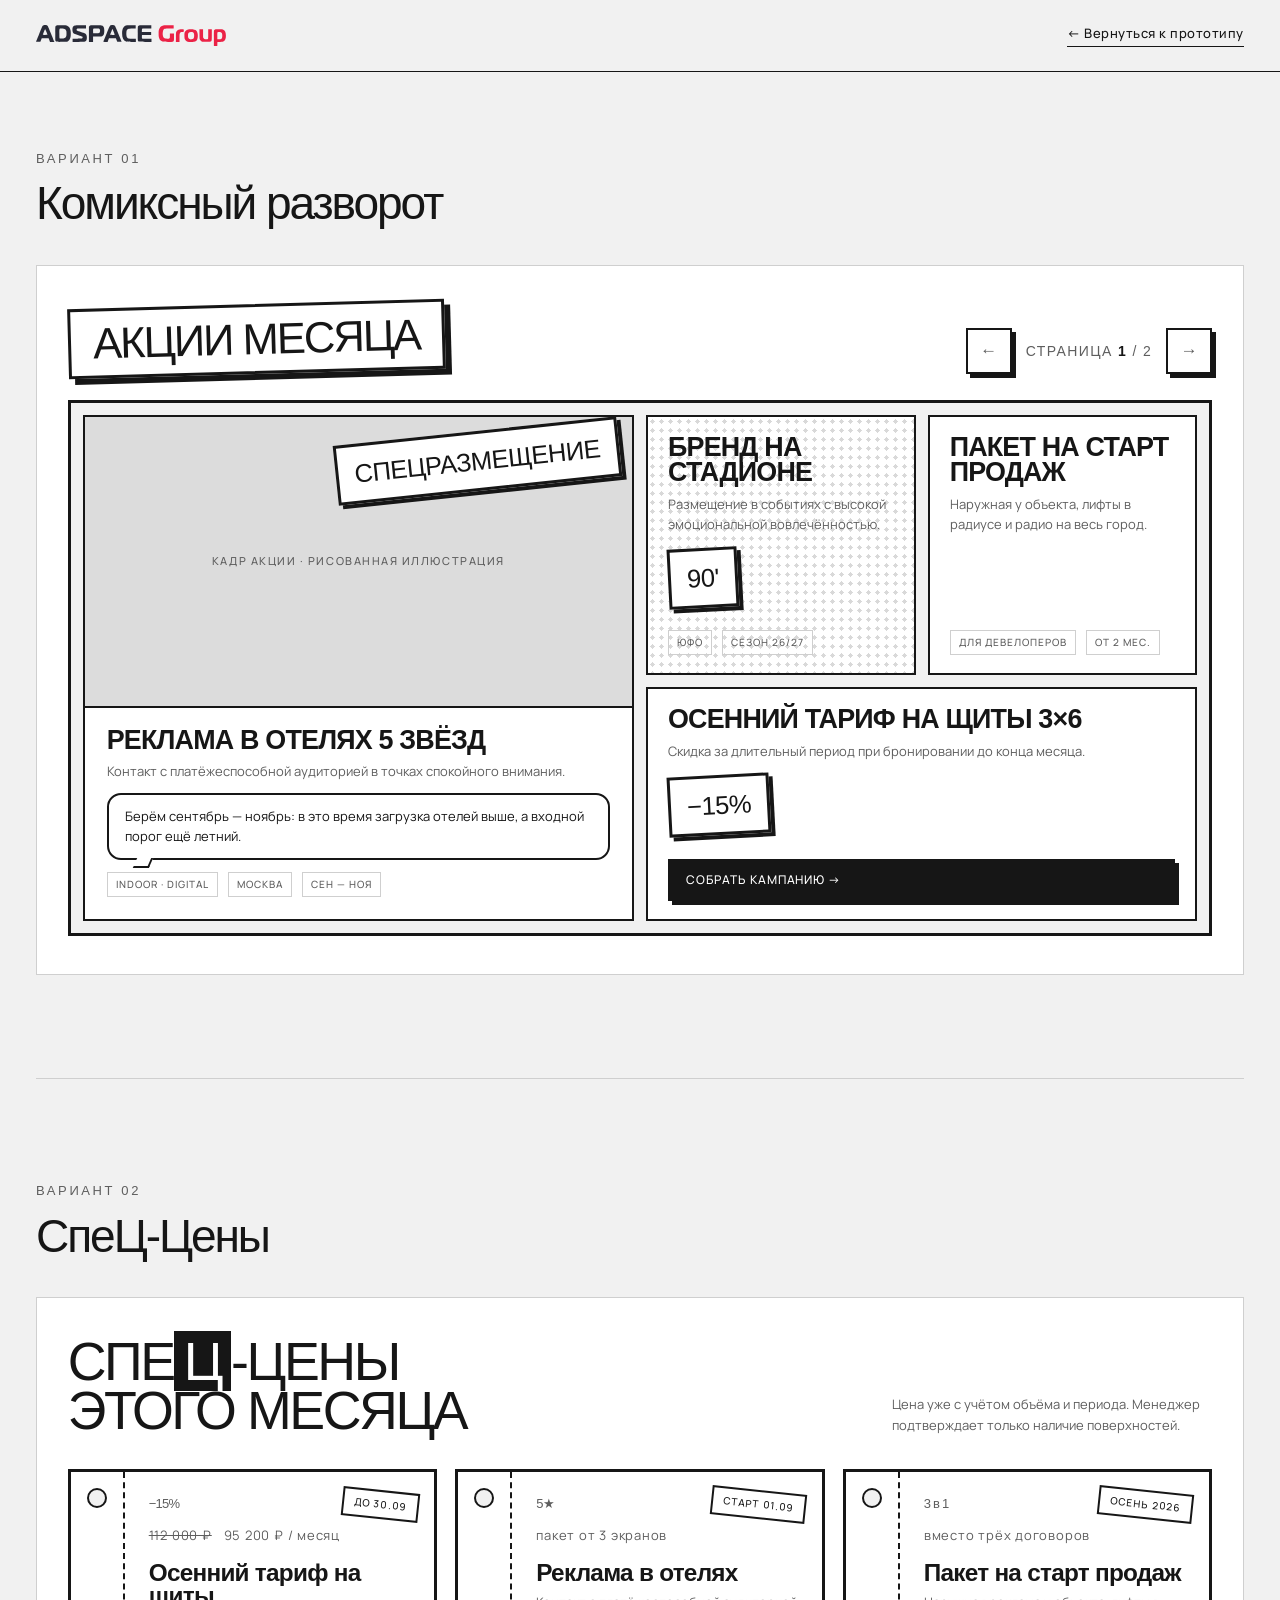
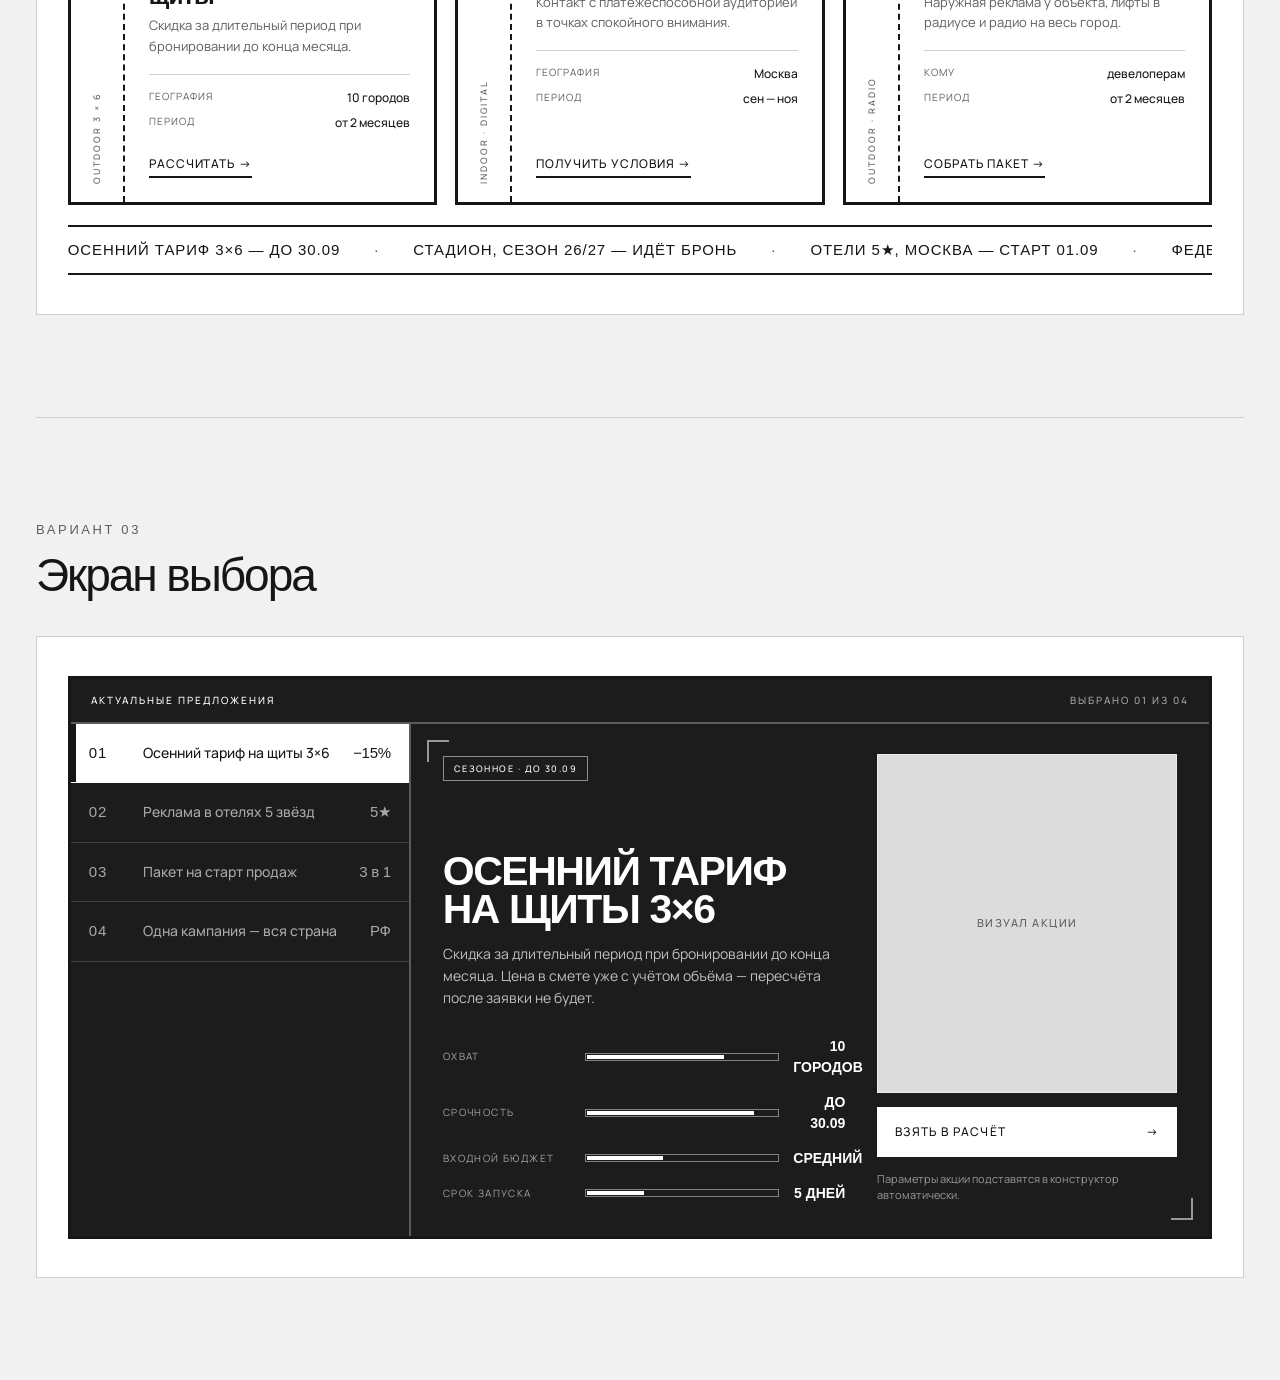
<file: variants.html>
<!DOCTYPE html>
<html lang="ru">
  <head>
    <meta charset="UTF-8" />
    <meta name="viewport" content="width=device-width, initial-scale=1.0" />
    <!-- Прототип: из поиска прячем целиком — ни индексации, ни переходов
         по ссылкам, ни сохранённой копии. -->
    <meta name="robots" content="noindex, nofollow, noarchive, noimageindex" />
    <meta name="theme-color" content="#161616" />
    <title>ADSPACE Group — варианты подачи блока «Акции»</title>
    <link rel="stylesheet" href="styles.css?v=2" />
    <!-- та же ч/б подача, что и в прототипе -->
    <link rel="stylesheet" href="mono.css" />
    <link rel="stylesheet" href="variants.css?v=2" />
  </head>
  <body>
    <a class="skip-link" href="#main">К содержанию</a>

    <header class="probe-header">
      <a class="brand" href="index.html" aria-label="ADSPACE Group — к прототипу">
        <img src="assets/logo-adspace-group.svg" alt="ADSPACE Group" width="1105" height="118" />
      </a>
      <a class="probe-back" href="index.html">← Вернуться к прототипу</a>
    </header>

    <main id="main">
      <!-- ─────────────────── ВАРИАНТ 1 ─────────────────── -->
      <section class="variant section-shell">
        <div class="variant-head">
          <div>
            <p class="variant-num">ВАРИАНТ 01</p>
            <h2>Комиксный разворот</h2>
          </div>
        </div>

        <div class="variant-stage">

          <div class="cx">
            <div class="cx-top">
              <div class="cx-title"><h3>Акции месяца</h3></div>
              <div class="cx-flip">
                <button type="button" data-cx-prev aria-label="Предыдущий разворот">←</button>
                <span>СТРАНИЦА <b data-cx-num>1</b> / 2</span>
                <button type="button" data-cx-next aria-label="Следующий разворот">→</button>
              </div>
            </div>

            <!-- разворот 1 -->
            <div class="cx-page" data-cx-page>
              <article class="cx-panel cx-panel--splash">
                <div class="photo-slot" data-photo-label="Кадр акции · рисованная иллюстрация"></div>
                <div class="cx-splash-copy">
                  <h4>Реклама в отелях 5 звёзд</h4>
                  <p>Контакт с платёжеспособной аудиторией в точках спокойного внимания.</p>
                  <div class="cx-bubble">
                    Берём сентябрь — ноябрь: в это время загрузка отелей выше, а входной порог
                    ещё летний.
                  </div>
                  <div class="cx-meta">
                    <span>Indoor · Digital</span><span>Москва</span><span>сен — ноя</span>
                  </div>
                </div>
                <span class="cx-bang cx-bang--tr">Спец&shy;размещение</span>
              </article>

              <article class="cx-panel cx-panel--tone">
                <h4>Бренд на стадионе</h4>
                <p>Размещение в событиях с высокой эмоциональной вовлечённостью.</p>
                <span class="cx-bang cx-bang--inline">90&#39;</span>
                <div class="cx-meta"><span>ЮФО</span><span>сезон 26/27</span></div>
              </article>

              <article class="cx-panel">
                <h4>Пакет на старт продаж</h4>
                <p>Наружная у объекта, лифты в радиусе и радио на весь город.</p>
                <div class="cx-meta"><span>Для девелоперов</span><span>от 2 мес.</span></div>
              </article>

              <article class="cx-panel cx-panel--wide">
                <h4>Осенний тариф на щиты 3×6</h4>
                <p>Скидка за длительный период при бронировании до конца месяца.</p>
                <span class="cx-bang cx-bang--inline">−15%</span>
                <a class="cx-cta" href="index.html#builder">Собрать кампанию →</a>
              </article>
            </div>

            <!-- разворот 2 -->
            <div class="cx-page" data-cx-page hidden>
              <article class="cx-panel cx-panel--splash">
                <div class="photo-slot" data-photo-label="Кадр акции · рисованная иллюстрация"></div>
                <div class="cx-splash-copy">
                  <h4>Одна кампания — вся страна</h4>
                  <p>Единый медиаплан, один договор и управляемый запуск по регионам.</p>
                  <div class="cx-bubble">
                    Регионы включаются волнами — не нужно платить за всю страну в первый же месяц.
                  </div>
                  <div class="cx-meta">
                    <span>Mix 360°</span><span>Россия</span><span>по согласованию</span>
                  </div>
                </div>
                <span class="cx-bang cx-bang--tr">Федеральный</span>
              </article>

              <article class="cx-panel">
                <h4>Лифты в жилых кварталах</h4>
                <p>Ежедневный контакт в замкнутом пространстве, без конкуренции за внимание.</p>
                <div class="cx-meta"><span>Indoor</span><span>город целиком</span></div>
              </article>

              <article class="cx-panel cx-panel--tone">
                <h4>Радио на утренний трафик</h4>
                <p>Пакет роликов в часы, когда город стоит в пробках.</p>
                <span class="cx-bang cx-bang--inline">07:00</span>
                <div class="cx-meta"><span>Radio</span><span>от 2 недель</span></div>
              </article>

              <article class="cx-panel cx-panel--wide">
                <h4>Транзит: борта и салоны</h4>
                <p>Маршруты подбираются под район, где нужен охват, а не «по остаточному».</p>
                <a class="cx-cta" href="index.html#builder">Собрать кампанию →</a>
              </article>
            </div>
          </div>
        </div>
      </section>

      <!-- ─────────────────── ВАРИАНТ 2 ─────────────────── -->
      <section class="variant section-shell">
        <div class="variant-head">
          <div>
            <p class="variant-num">ВАРИАНТ 02</p>
            <h2>СпеЦ-Цены</h2>
          </div>
        </div>

        <div class="variant-stage">

          <div class="pz">
            <div class="pz-top">
              <h3 class="pz-title">Спе<b>Ц</b>-цены<br />этого месяца</h3>
              <p class="pz-sub">
                Цена уже с учётом объёма и периода. Менеджер подтверждает только наличие
                поверхностей.
              </p>
            </div>

            <div class="pz-row">
              <article class="pz-card">
                <div class="pz-spine"><i class="pz-hole"></i><span>Outdoor 3×6</span></div>
                <div class="pz-body">
                  <p class="pz-figure">−15%</p>
                  <p class="pz-was"><s>112 000 ₽</s> 95 200 ₽ / месяц</p>
                  <h4>Осенний тариф на щиты</h4>
                  <p>Скидка за длительный период при бронировании до конца месяца.</p>
                  <dl class="pz-list">
                    <div><dt>География</dt><dd>10 городов</dd></div>
                    <div><dt>Период</dt><dd>от 2 месяцев</dd></div>
                  </dl>
                  <div class="pz-foot">
                    <a class="pz-link" href="index.html#builder">Рассчитать →</a>
                  </div>
                </div>
                <span class="pz-stamp">до 30.09</span>
              </article>

              <article class="pz-card">
                <div class="pz-spine"><i class="pz-hole"></i><span>Indoor · Digital</span></div>
                <div class="pz-body">
                  <p class="pz-figure">5★</p>
                  <p class="pz-was">пакет от 3 экранов</p>
                  <h4>Реклама в отелях</h4>
                  <p>Контакт с платёжеспособной аудиторией в точках спокойного внимания.</p>
                  <dl class="pz-list">
                    <div><dt>География</dt><dd>Москва</dd></div>
                    <div><dt>Период</dt><dd>сен — ноя</dd></div>
                  </dl>
                  <div class="pz-foot">
                    <a class="pz-link" href="index.html#contact">Получить условия →</a>
                  </div>
                </div>
                <span class="pz-stamp">старт 01.09</span>
              </article>

              <article class="pz-card">
                <div class="pz-spine"><i class="pz-hole"></i><span>Outdoor · Radio</span></div>
                <div class="pz-body">
                  <p class="pz-figure">3 в 1</p>
                  <p class="pz-was">вместо трёх договоров</p>
                  <h4>Пакет на старт продаж</h4>
                  <p>Наружная реклама у объекта, лифты в радиусе и радио на весь город.</p>
                  <dl class="pz-list">
                    <div><dt>Кому</dt><dd>девелоперам</dd></div>
                    <div><dt>Период</dt><dd>от 2 месяцев</dd></div>
                  </dl>
                  <div class="pz-foot">
                    <a class="pz-link" href="index.html#builder">Собрать пакет →</a>
                  </div>
                </div>
                <span class="pz-stamp">осень 2026</span>
              </article>
            </div>

            <div class="pz-ticker" aria-hidden="true">
              <div>
                <span>Осенний тариф 3×6 — до 30.09</span><i>·</i>
                <span>Стадион, сезон 26/27 — идёт бронь</span><i>·</i>
                <span>Отели 5★, Москва — старт 01.09</span><i>·</i>
                <span>Федеральный пакет — по согласованию</span><i>·</i>
                <span>Осенний тариф 3×6 — до 30.09</span><i>·</i>
                <span>Стадион, сезон 26/27 — идёт бронь</span><i>·</i>
                <span>Отели 5★, Москва — старт 01.09</span><i>·</i>
                <span>Федеральный пакет — по согласованию</span><i>·</i>
              </div>
            </div>
          </div>
        </div>
      </section>

      <!-- ─────────────────── ВАРИАНТ 3 ─────────────────── -->
      <section class="variant section-shell">
        <div class="variant-head">
          <div>
            <p class="variant-num">ВАРИАНТ 03</p>
            <h2>Экран выбора</h2>
          </div>
        </div>

        <div class="variant-stage">

          <div class="hud">
            <div class="hud-bar">
              <b>Актуальные предложения</b>
              <span>Выбрано 01 из 04</span>
            </div>

            <div class="hud-grid">
              <div class="hud-list" role="tablist" aria-label="Список акций">
                <button type="button" role="tab" class="is-active" data-hud-tab="1" aria-selected="true">
                  <span class="hud-num">01</span>
                  <span class="hud-name">Осенний тариф на щиты 3×6</span>
                  <span class="hud-badge">−15%</span>
                </button>
                <button type="button" role="tab" data-hud-tab="2" aria-selected="false">
                  <span class="hud-num">02</span>
                  <span class="hud-name">Реклама в отелях 5 звёзд</span>
                  <span class="hud-badge">5★</span>
                </button>
                <button type="button" role="tab" data-hud-tab="3" aria-selected="false">
                  <span class="hud-num">03</span>
                  <span class="hud-name">Пакет на старт продаж</span>
                  <span class="hud-badge">3 в 1</span>
                </button>
                <button type="button" role="tab" data-hud-tab="4" aria-selected="false">
                  <span class="hud-num">04</span>
                  <span class="hud-name">Одна кампания — вся страна</span>
                  <span class="hud-badge">РФ</span>
                </button>
              </div>

              <div class="hud-panel is-shown" data-hud-panel="1" role="tabpanel">
                <div class="hud-copy">
                  <span class="hud-tag">Сезонное · до 30.09</span>
                  <h4>Осенний тариф<br />на щиты 3×6</h4>
                  <p>
                    Скидка за длительный период при бронировании до конца месяца. Цена в смете уже
                    с учётом объёма — пересчёта после заявки не будет.
                  </p>
                  <div class="hud-stats">
                    <div class="hud-stat">
                      <span>Охват</span><span class="hud-meter"><i style="width: 72%"></i></span><b>10 городов</b>
                    </div>
                    <div class="hud-stat">
                      <span>Срочность</span><span class="hud-meter"><i style="width: 88%"></i></span><b>до 30.09</b>
                    </div>
                    <div class="hud-stat">
                      <span>Входной бюджет</span><span class="hud-meter"><i style="width: 40%"></i></span><b>средний</b>
                    </div>
                    <div class="hud-stat">
                      <span>Срок запуска</span><span class="hud-meter"><i style="width: 30%"></i></span><b>5 дней</b>
                    </div>
                  </div>
                </div>
                <div class="hud-side">
                  <div class="photo-slot" data-photo-label="Визуал акции"></div>
                  <a class="hud-go" href="index.html#builder">Взять в расчёт <span aria-hidden="true">→</span></a>
                  <p class="hud-hint">Параметры акции подставятся в конструктор автоматически.</p>
                </div>
              </div>

              <div class="hud-panel" data-hud-panel="2" role="tabpanel">
                <div class="hud-copy">
                  <span class="hud-tag">Спецразмещение · старт 01.09</span>
                  <h4>Реклама<br />в отелях 5 звёзд</h4>
                  <p>
                    Контакт с платёжеспособной аудиторией в точках спокойного внимания: лобби,
                    лифтовые холлы, зоны ожидания.
                  </p>
                  <div class="hud-stats">
                    <div class="hud-stat">
                      <span>Охват</span><span class="hud-meter"><i style="width: 34%"></i></span><b>Москва</b>
                    </div>
                    <div class="hud-stat">
                      <span>Срочность</span><span class="hud-meter"><i style="width: 52%"></i></span><b>сен — ноя</b>
                    </div>
                    <div class="hud-stat">
                      <span>Входной бюджет</span><span class="hud-meter"><i style="width: 66%"></i></span><b>выше среднего</b>
                    </div>
                    <div class="hud-stat">
                      <span>Срок запуска</span><span class="hud-meter"><i style="width: 46%"></i></span><b>10 дней</b>
                    </div>
                  </div>
                </div>
                <div class="hud-side">
                  <div class="photo-slot" data-photo-label="Визуал акции"></div>
                  <a class="hud-go" href="index.html#contact">Взять в расчёт <span aria-hidden="true">→</span></a>
                  <p class="hud-hint">Наличие экранов подтверждает менеджер.</p>
                </div>
              </div>

              <div class="hud-panel" data-hud-panel="3" role="tabpanel">
                <div class="hud-copy">
                  <span class="hud-tag">Для девелоперов · осень 2026</span>
                  <h4>Пакет<br />на старт продаж</h4>
                  <p>
                    Наружная реклама у объекта, лифты в радиусе и радио на весь город — одним
                    договором и одним медиапланом.
                  </p>
                  <div class="hud-stats">
                    <div class="hud-stat">
                      <span>Охват</span><span class="hud-meter"><i style="width: 58%"></i></span><b>город целиком</b>
                    </div>
                    <div class="hud-stat">
                      <span>Срочность</span><span class="hud-meter"><i style="width: 44%"></i></span><b>от 2 месяцев</b>
                    </div>
                    <div class="hud-stat">
                      <span>Входной бюджет</span><span class="hud-meter"><i style="width: 74%"></i></span><b>высокий</b>
                    </div>
                    <div class="hud-stat">
                      <span>Срок запуска</span><span class="hud-meter"><i style="width: 38%"></i></span><b>7 дней</b>
                    </div>
                  </div>
                </div>
                <div class="hud-side">
                  <div class="photo-slot" data-photo-label="Визуал акции"></div>
                  <a class="hud-go" href="index.html#builder">Взять в расчёт <span aria-hidden="true">→</span></a>
                  <p class="hud-hint">Состав пакета собирается под конкретный объект.</p>
                </div>
              </div>

              <div class="hud-panel" data-hud-panel="4" role="tabpanel">
                <div class="hud-copy">
                  <span class="hud-tag">Федеральный пакет · по согласованию</span>
                  <h4>Одна кампания —<br />вся страна</h4>
                  <p>
                    Единый медиаплан, один договор и управляемый запуск по регионам волнами, а не
                    всё сразу.
                  </p>
                  <div class="hud-stats">
                    <div class="hud-stat">
                      <span>Охват</span><span class="hud-meter"><i style="width: 96%"></i></span><b>Россия</b>
                    </div>
                    <div class="hud-stat">
                      <span>Срочность</span><span class="hud-meter"><i style="width: 26%"></i></span><b>гибко</b>
                    </div>
                    <div class="hud-stat">
                      <span>Входной бюджет</span><span class="hud-meter"><i style="width: 86%"></i></span><b>высокий</b>
                    </div>
                    <div class="hud-stat">
                      <span>Срок запуска</span><span class="hud-meter"><i style="width: 60%"></i></span><b>14 дней</b>
                    </div>
                  </div>
                </div>
                <div class="hud-side">
                  <div class="photo-slot" data-photo-label="Визуал акции"></div>
                  <a class="hud-go" href="index.html#builder">Взять в расчёт <span aria-hidden="true">→</span></a>
                  <p class="hud-hint">Регионы можно включать поэтапно.</p>
                </div>
              </div>
            </div>
          </div>
        </div>
      </section>

      </main>

    <script>
      // Вариант 1: перелистывание разворотов комикса
      (function () {
        const pages = Array.from(document.querySelectorAll("[data-cx-page]"));
        const num = document.querySelector("[data-cx-num]");
        if (!pages.length || !num) return;
        let i = 0;
        const show = function (next) {
          i = (next + pages.length) % pages.length;
          pages.forEach(function (page, index) {
            page.hidden = index !== i;
          });
          num.textContent = String(i + 1);
        };
        const prev = document.querySelector("[data-cx-prev]");
        const nextBtn = document.querySelector("[data-cx-next]");
        if (prev) prev.addEventListener("click", function () { show(i - 1); });
        if (nextBtn) nextBtn.addEventListener("click", function () { show(i + 1); });
      })();

      // Вариант 3: выбор акции в списке
      (function () {
        const tabs = Array.from(document.querySelectorAll("[data-hud-tab]"));
        const panels = Array.from(document.querySelectorAll("[data-hud-panel]"));
        const counter = document.querySelector(".hud-bar span");
        if (!tabs.length) return;
        tabs.forEach(function (tab) {
          tab.addEventListener("click", function () {
            const id = tab.dataset.hudTab;
            tabs.forEach(function (t) {
              const active = t === tab;
              t.classList.toggle("is-active", active);
              t.setAttribute("aria-selected", active ? "true" : "false");
            });
            panels.forEach(function (p) {
              p.classList.toggle("is-shown", p.dataset.hudPanel === id);
            });
            if (counter) counter.textContent = "Выбрано 0" + id + " из 0" + tabs.length;
          });
        });
      })();
    </script>
  </body>
</html>
</file>
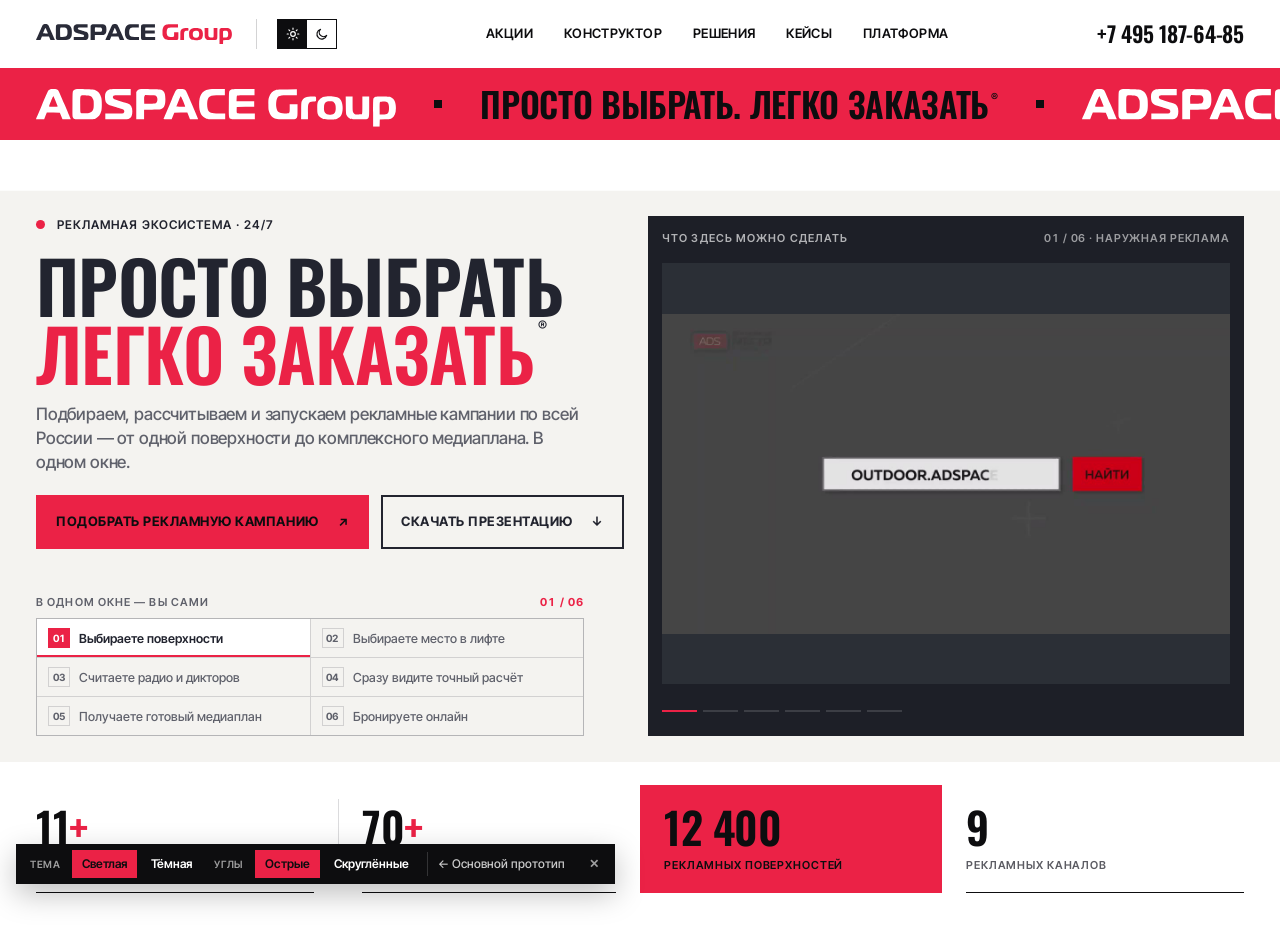
<file: design/hero-left.html>
<!doctype html>
<html
  lang="ru"
  data-font="news"
  data-corners="sharp"
  data-dark="deep"
  data-outline="off"
  data-mid="deep"
  data-theme="light"
  data-hero="light"
>
  <head>
    <meta charset="UTF-8" />
    <meta name="viewport" content="width=device-width, initial-scale=1.0" />
    <meta name="robots" content="noindex, nofollow, noarchive, noimageindex" />
    <meta
      name="description"
      content="ADSPACE Group — новый первый экран: окно управляется слева, светлая и тёмная темы."
    />
    <meta name="theme-color" content="#EB2246" />
    <title>ADSPACE Group — первый экран (управление слева)</title>
    <link rel="stylesheet" href="styles.css?v=2" />
    <link rel="stylesheet" href="mono.css?v=1" />
    <link rel="stylesheet" href="v2.css?v=18" />
    <link rel="preconnect" href="https://fonts.googleapis.com" />
    <link rel="preconnect" href="https://fonts.gstatic.com" crossorigin />
    <link
      rel="stylesheet"
      href="https://fonts.googleapis.com/css2?family=Inter+Tight:wght@400;500;600;700;800&family=Oswald:wght@500;600;700&display=swap"
    />
    <link rel="stylesheet" href="design.css?v=70" />
    <link rel="stylesheet" href="review.css?v=10" />
    <link rel="stylesheet" href="review2.css?v=24" />
    <link rel="stylesheet" href="hero-left.css?v=7" />
  </head>
  <body class="hero-standalone">
    <a class="skip-link" href="#main">К содержанию</a>

    <!-- ───────────────────────── ШАПКА ───────────────────────── -->
    <header class="site-header" data-header>
      <a class="brand" href="index.html" aria-label="ADSPACE Group — на главную">
        <img
          class="brand-logo--light"
          src="assets/logo-adspace-group.svg"
          alt="ADSPACE Group"
          width="1105"
          height="118"
        />
        <img
          class="brand-logo--dark"
          src="assets/logo-adspace-group-on-dark.svg"
          alt="ADSPACE Group"
          width="1105"
          height="118"
        />
      </a>

      <button
        class="theme-toggle"
        type="button"
        data-theme-toggle
        aria-pressed="false"
        aria-label="Переключить тему: светлая / тёмная"
        title="Переключить тему (Светлая / Тёмная)"
      >
        <span class="theme-toggle-track">
          <svg class="theme-icon theme-icon--sun" viewBox="0 0 24 24" fill="none" aria-hidden="true">
            <circle cx="12" cy="12" r="4" stroke="currentColor" stroke-width="2" />
            <path
              d="M12 2v2M12 20v2M4.93 4.93l1.41 1.41M17.66 17.66l1.41 1.41M2 12h2M20 12h2M4.93 19.07l1.41-1.41M17.66 6.34l1.41-1.41"
              stroke="currentColor"
              stroke-width="2"
              stroke-linecap="round"
            />
          </svg>
          <svg class="theme-icon theme-icon--moon" viewBox="0 0 24 24" fill="none" aria-hidden="true">
            <path
              d="M20 14.5A8.5 8.5 0 1 1 9.5 4a7 7 0 0 0 10.5 10.5Z"
              stroke="currentColor"
              stroke-width="2"
              stroke-linejoin="round"
            />
          </svg>
          <span class="theme-toggle-thumb"></span>
        </span>
      </button>

      <nav class="desktop-nav" aria-label="Основная навигация">
        <a href="index.html#promos">Акции</a>
        <a href="index.html#builder">Конструктор</a>
        <a href="index.html#solutions">Решения</a>
        <a href="index.html#cases">Кейсы</a>
        <a href="index.html#platform">Платформа</a>
      </nav>

      <div class="header-side">
        <a class="header-phone" href="tel:+74951876485">+7 495 187-64-85</a>
        <button class="menu-button" type="button" aria-expanded="false" aria-controls="mobile-menu">
          <span></span><span></span><span class="sr-only">Открыть меню</span>
        </button>
      </div>
    </header>

    <nav class="mobile-menu" id="mobile-menu" aria-label="Мобильная навигация" hidden>
      <button
        class="theme-toggle theme-toggle--mobile"
        type="button"
        data-theme-toggle
        aria-pressed="false"
        aria-label="Тёмная тема"
      >
        <span>Тёмная тема</span>
        <span class="theme-toggle-track">
          <svg class="theme-icon theme-icon--sun" viewBox="0 0 24 24" fill="none" aria-hidden="true">
            <circle cx="12" cy="12" r="4" stroke="currentColor" stroke-width="2" />
            <path
              d="M12 2v2M12 20v2M4.93 4.93l1.41 1.41M17.66 17.66l1.41 1.41M2 12h2M20 12h2M4.93 19.07l1.41-1.41M17.66 6.34l1.41-1.41"
              stroke="currentColor"
              stroke-width="2"
              stroke-linecap="round"
            />
          </svg>
          <svg class="theme-icon theme-icon--moon" viewBox="0 0 24 24" fill="none" aria-hidden="true">
            <path
              d="M20 14.5A8.5 8.5 0 1 1 9.5 4a7 7 0 0 0 10.5 10.5Z"
              stroke="currentColor"
              stroke-width="2"
              stroke-linejoin="round"
            />
          </svg>
          <span class="theme-toggle-thumb"></span>
        </span>
      </button>
      <a href="index.html#promos">Акции</a>
      <a href="index.html#builder">Конструктор</a>
      <a href="index.html#solutions">Решения</a>
      <a href="index.html#cases">Кейсы</a>
      <a href="index.html#platform">Платформа</a>
      <a href="index.html#contact">Контакты</a>
      <a class="mobile-menu-phone" href="tel:+74951876485">+7 495 187-64-85</a>
    </nav>

    <main id="main">
      <!-- ─────────────────── 01 · ПЕРВЫЙ ЭКРАН (ВАРИАНТ 1) ─────────────────── -->
      <section class="hero section-shell" id="top">
        <!-- Лента сверху (сохраняется как в v2) -->
        <div class="hero-banner" aria-hidden="true">
          <div class="hero-banner-track">
            <img src="assets/logo-adspace-group-white.svg" alt="" />
            <span class="hero-banner-dot"></span>
            <span class="dz-ticker-slogan">Просто выбрать. Легко заказать<sup>®</sup></span>
            <span class="hero-banner-dot"></span>
            <img src="assets/logo-adspace-group-white.svg" alt="" />
            <span class="hero-banner-dot"></span>
            <span class="dz-ticker-slogan">Просто выбрать. Легко заказать<sup>®</sup></span>
            <span class="hero-banner-dot"></span>
            <img src="assets/logo-adspace-group-white.svg" alt="" />
            <span class="hero-banner-dot"></span>
            <span class="dz-ticker-slogan">Просто выбрать. Легко заказать<sup>®</sup></span>
            <span class="hero-banner-dot"></span>
            <img src="assets/logo-adspace-group-white.svg" alt="" />
            <span class="hero-banner-dot"></span>
            <span class="dz-ticker-slogan">Просто выбрать. Легко заказать<sup>®</sup></span>
            <span class="hero-banner-dot"></span>
          </div>
        </div>

        <div class="hero-grid">
          <!-- Левая колонка: слоган, кнопки и 6 интерактивных строк «Вы сами…» -->
          <div class="hero-copy reveal is-visible">
            <p class="eyebrow"><span class="status-dot"></span> Рекламная экосистема · 24/7</p>
            <h1 class="dz-title" data-fit>
              <span class="dz-title-line">Просто выбрать</span>
              <span class="dz-title-line"
                ><mark
                  ><span>Легко</span
                  ><span
                    >заказать<sup class="dz-tm" title="Зарегистрированный товарный знак"
                      >®</sup
                    ></span
                  ></mark
                ></span
              >
            </h1>
            <p class="hero-lead">
              Подбираем, рассчитываем и запускаем рекламные кампании по всей России — от одной
              поверхности до комплексного медиаплана. В одном окне.
            </p>
            <div class="button-row">
              <a class="button button--primary" href="index.html#builder"
                >Подобрать рекламную кампанию <span class="btn-arrow-ne" aria-hidden="true">↓</span></a
              >
              <a class="button button--dark" href="index.html#presentation"
                >Скачать презентацию <span aria-hidden="true">↓</span></a
              >
            </div>

            <!-- 6 пунктов из правки 34: общий заголовок «Вы сами» + 6 действий в одну строку -->
            <div class="hero-steps-wrap" data-hero-steps>
              <div class="hero-steps-head">
                <span>В одном окне — вы сами</span>
                <b data-steps-index>01 / 06</b>
              </div>
              <div class="hero-steps" role="tablist" aria-label="Что вы делаете сами">
                <button
                  type="button"
                  role="tab"
                  class="hero-step"
                  data-hero-step="outdoor"
                  aria-selected="true"
                >
                  <b>01</b>
                  <span>Выбираете поверхности</span>
                </button>
                <button
                  type="button"
                  role="tab"
                  class="hero-step"
                  data-hero-step="indoor"
                  aria-selected="false"
                >
                  <b>02</b>
                  <span>Выбираете место в лифте</span>
                </button>
                <button
                  type="button"
                  role="tab"
                  class="hero-step"
                  data-hero-step="broadcast"
                  aria-selected="false"
                >
                  <b>03</b>
                  <span>Считаете радио и дикторов</span>
                </button>
                <button
                  type="button"
                  role="tab"
                  class="hero-step"
                  data-hero-step="calc"
                  aria-selected="false"
                >
                  <b>04</b>
                  <span>Сразу видите точный расчёт</span>
                </button>
                <button
                  type="button"
                  role="tab"
                  class="hero-step"
                  data-hero-step="plan"
                  aria-selected="false"
                >
                  <b>05</b>
                  <span>Получаете готовый медиаплан</span>
                </button>
                <button
                  type="button"
                  role="tab"
                  class="hero-step"
                  data-hero-step="booking"
                  aria-selected="false"
                >
                  <b>06</b>
                  <span>Бронируете онлайн</span>
                </button>
              </div>
            </div>
          </div>

          <!-- Правая колонка: окно с шестью сюжетами -->
          <div class="hero-stage reveal is-visible" data-stage aria-label="Что можно сделать на сайте">
            <div class="stage-top">
              <span class="stage-kicker">Что здесь можно сделать</span>
              <span class="stage-counter" data-stage-counter aria-live="polite"
                >01 / 06 · Наружная реклама</span
              >
            </div>

            <div class="stage-screen" data-stage-screen>
              <!-- сцена 1 — наружная реклама -->
              <div class="scene scene--outdoor is-active" data-scene="outdoor">
                <div class="dz-frame" aria-hidden="true">
                  <img class="scene-photo" src="assets/photos-light/outdoor.jpg" alt="" />
                  <span class="dz-board dz-board--outdoor"><b>Ваш бренд</b></span>
                </div>
                <video
                  class="dz-scene-video"
                  data-scene-video
                  src="assets/video/outdoor-platform.mp4"
                  poster="assets/video/outdoor-platform.jpg"
                  muted
                  playsinline
                  preload="auto"
                  aria-hidden="true"
                ></video>
                <div class="scene-grid" aria-hidden="true"></div>
                <div class="billboard">
                  <div class="billboard-screen">ВАШ<br />БРЕНД</div>
                  <div class="billboard-leg"></div>
                </div>
                <span class="chip chip--a">Подбор рекламы в пару кликов</span>
                <span class="chip chip--b">Суперсайт 15×5 · свободно с 01.09</span>
              </div>

              <!-- сцена 2 — лифты -->
              <div class="scene scene--ui scene--lifts" data-scene="indoor">
                <div class="dz-mix" aria-hidden="true">
                  <div class="dz-mix-params">
                    <div class="dz-calc-field">
                      <span>Город</span>
                      <div class="dz-pick">Краснодар <i>▾</i></div>
                    </div>
                    <div class="dz-calc-field">
                      <span>Формат</span>
                      <div class="dz-seg"><i class="is-on">А3</i><i>А4</i><i>Экран</i></div>
                    </div>
                    <div class="dz-calc-field">
                      <span>Срок <b>2 недели</b></span>
                      <div class="dz-range"><i style="--v: 35%"></i></div>
                    </div>
                  </div>
                  <div class="dz-mix-body">
                    <div
                      class="dz-donut"
                      style="
                        --donut: conic-gradient(
                          var(--m1) 0 34%,
                          var(--m2) 0 62%,
                          var(--m3) 0 84%,
                          var(--m4) 0
                        );
                      "
                    >
                      <span><b data-count-num="1240">0</b>лифтов</span>
                    </div>
                    <ul class="dz-bars">
                      <li style="--c: var(--m1); --w: 34%">
                        <b>Центральный</b><span><i></i></span><em>34%</em>
                      </li>
                      <li style="--c: var(--m2); --w: 28%">
                        <b>Прикубанский</b><span><i></i></span><em>28%</em>
                      </li>
                      <li style="--c: var(--m3); --w: 22%">
                        <b>Карасунский</b><span><i></i></span><em>22%</em>
                      </li>
                      <li style="--c: var(--m4); --w: 16%">
                        <b>Западный</b><span><i></i></span><em>16%</em>
                      </li>
                    </ul>
                  </div>
                  <div class="dz-gantt-foot"><span>Лифты по районам</span><b>4 района</b></div>
                </div>
              </div>

              <!-- сцена 3 — радио и ТВ -->
              <div class="scene scene--ui scene--radio" data-scene="broadcast">
                <div class="dz-mix" aria-hidden="true">
                  <div class="dz-mix-params">
                    <div class="dz-calc-field">
                      <span>Канал</span>
                      <div class="dz-seg dz-seg--2"><i class="is-on">Радио</i><i>ТВ</i></div>
                    </div>
                    <div class="dz-calc-field">
                      <span>Ролик</span>
                      <div class="dz-seg"><i>15 с</i><i class="is-on">20 с</i><i>30 с</i></div>
                    </div>
                    <div class="dz-calc-field">
                      <span>Выходов в день</span>
                      <div class="dz-step"><i>−</i><b>6</b><i>+</i></div>
                    </div>
                  </div>
                  <div class="dz-mix-body dz-mix-body--air">
                    <div class="dz-air-head">
                      <span>Аудитория по часам</span><span class="dz-air-key">ваши выходы</span>
                    </div>
                    <div class="dz-air">
                      <i style="--h: 22%"></i><i class="is-on" style="--h: 58%"></i
                      ><i class="is-on" style="--h: 86%"></i><i class="is-on" style="--h: 74%"></i
                      ><i style="--h: 50%"></i><i style="--h: 44%"></i><i style="--h: 46%"></i
                      ><i style="--h: 48%"></i><i style="--h: 42%"></i><i style="--h: 40%"></i
                      ><i style="--h: 46%"></i><i class="is-on" style="--h: 70%"></i
                      ><i class="is-on" style="--h: 92%"></i><i class="is-on" style="--h: 80%"></i
                      ><i style="--h: 54%"></i><i style="--h: 40%"></i><i style="--h: 30%"></i
                      ><i style="--h: 18%"></i>
                    </div>
                    <div class="dz-air-axis">
                      <i>6:00</i><i>9:00</i><i>12:00</i><i>15:00</i><i>18:00</i><i>21:00</i>
                    </div>
                  </div>
                  <div class="dz-gantt-foot">
                    <span>Охват за 2 недели</span
                    ><b
                      ><span data-count-num="1200000">0</span
                      ><span class="dz-hide-sm"> слушателей</span></b
                    >
                  </div>
                </div>
              </div>

              <!-- сцена 4 — калькулятор -->
              <div class="scene scene--calc" data-scene="calc">
                <div class="dz-calc" aria-hidden="true">
                  <div class="dz-calc-params">
                    <div class="dz-calc-field">
                      <span>Формат</span>
                      <div class="dz-seg"><i class="is-on">3×6</i><i>15×5</i><i>DOOH</i></div>
                    </div>
                    <div class="dz-calc-field">
                      <span>Период <b>30 дней</b></span>
                      <div class="dz-range"><i style="--v: 50%"></i></div>
                    </div>
                    <div class="dz-calc-field">
                      <span>Поверхностей</span>
                      <div class="dz-step"><i>−</i><b>18</b><i>+</i></div>
                    </div>
                  </div>
                  <div class="dz-calc-total">
                    <span>Итого за кампанию</span>
                    <b data-count-to="540000">0 ₽</b>
                    <small>1 000 ₽ за поверхность в день</small>
                  </div>
                </div>
              </div>

              <!-- сцена 5 — медиаплан -->
              <div class="scene scene--plan" data-scene="plan">
                <div class="dz-gantt" aria-hidden="true">
                  <div class="dz-gantt-head">
                    <span></span>
                    <div><i>Нед. 1</i><i>Нед. 2</i><i>Нед. 3</i><i>Нед. 4</i></div>
                  </div>
                  <div class="dz-gantt-row">
                    <span>Outdoor</span>
                    <div>
                      <i style="--s: 0%; --w: 68%"><em>20 дн.</em></i>
                    </div>
                  </div>
                  <div class="dz-gantt-row">
                    <span>DOOH</span>
                    <div>
                      <i class="is-alt" style="--s: 12%; --w: 46%"><em>14 дн.</em></i>
                    </div>
                  </div>
                  <div class="dz-gantt-row">
                    <span>Radio</span>
                    <div>
                      <i style="--s: 28%; --w: 52%"><em>16 дн.</em></i>
                    </div>
                  </div>
                  <div class="dz-gantt-row">
                    <span>Indoor</span>
                    <div>
                      <i class="is-alt" style="--s: 8%; --w: 34%"><em>10 дн.</em></i>
                    </div>
                  </div>
                  <div class="dz-gantt-foot"><span>4 канала</span><b>30 дней</b></div>
                </div>
                <span class="chip chip--a">4 канала в одном плане</span>
              </div>

              <!-- сцена 6 — онлайн-бронирование -->
              <div class="scene scene--booking" data-scene="booking">
                <div class="dz-book" aria-hidden="true">
                  <div class="dz-book-map">
                    <div class="dz-map" data-dz-book-map></div>
                    <i style="--x: 24%; --y: 30%"></i>
                    <i style="--x: 62%; --y: 22%"></i>
                    <i class="is-taken" style="--x: 40%; --y: 64%"></i>
                    <i class="is-picked" style="--x: 72%; --y: 58%"></i>
                    <i style="--x: 16%; --y: 78%"></i>
                  </div>
                  <ul class="dz-book-list">
                    <li><span>Ленина / 42</span><small>3×6</small><b>свободно</b></li>
                    <li><span>Проспект Мира</span><small>3×6</small><b>свободно</b></li>
                    <li class="is-taken"><span>ТЦ «Галерея»</span><small>indoor</small><b>занято</b></li>
                    <li class="is-picked">
                      <span>Кутузовский, 12</span><small>3×6</small><b>в корзине</b>
                    </li>
                  </ul>
                  <div class="dz-book-cart"><span>В корзине: 1</span><b>Забронировать →</b></div>
                </div>
              </div>
            </div>

            <div class="stage-bottom">
              <div class="stage-caption">
                <strong data-stage-title>Наружная реклама</strong>
              </div>
              <div class="stage-dots" role="tablist" aria-label="Сюжеты">
                <button role="tab" type="button" data-stage-dot="outdoor" aria-selected="true">
                  <b>01</b><span class="dz-tab-name" aria-hidden="true">Наружка</span
                  ><span class="sr-only">Наружная реклама</span>
                </button>
                <button role="tab" type="button" data-stage-dot="indoor" aria-selected="false">
                  <b>02</b><span class="dz-tab-name" aria-hidden="true">Лифты</span
                  ><span class="sr-only">Indoor и лифты</span>
                </button>
                <button role="tab" type="button" data-stage-dot="broadcast" aria-selected="false">
                  <b>03</b><span class="dz-tab-name" aria-hidden="true">Радио и ТВ</span
                  ><span class="sr-only">Радио и ТВ</span>
                </button>
                <button role="tab" type="button" data-stage-dot="calc" aria-selected="false">
                  <b>04</b><span class="dz-tab-name" aria-hidden="true">Расчёт</span
                  ><span class="sr-only">Калькулятор</span>
                </button>
                <button role="tab" type="button" data-stage-dot="plan" aria-selected="false">
                  <b>05</b><span class="dz-tab-name" aria-hidden="true">Медиаплан</span
                  ><span class="sr-only">Медиаплан</span>
                </button>
                <button role="tab" type="button" data-stage-dot="booking" aria-selected="false">
                  <b>06</b><span class="dz-tab-name" aria-hidden="true">Бронь</span
                  ><span class="sr-only">Онлайн-бронирование</span>
                </button>
              </div>
            </div>
          </div>
        </div>

        <!-- Полоса цифр снизу (сохраняется как в v2) -->
        <div class="metric-strip reveal is-visible" aria-label="Масштаб компании">
          <div><strong>11<i>+</i></strong><span>лет на рынке</span></div>
          <div><strong>70<i>+</i></strong><span>городов присутствия</span></div>
          <div><strong>12 400</strong><span>рекламных поверхностей</span></div>
          <div><strong>9</strong><span>рекламных каналов</span></div>
        </div>
      </section>
    </main>

    <!-- Компактная панель переключения для показа заказчику -->
    <div class="dz-fontpick" role="group" aria-label="Настройки показа" data-fontpick>
      <span>Тема</span>
      <button type="button" data-theme-set="light">Светлая</button>
      <button type="button" data-theme-set="dark">Тёмная</button>
      <span>Углы</span>
      <button type="button" data-corners-set="sharp">Острые</button>
      <button type="button" data-corners-set="round">Скруглённые</button>
      <a class="dz-fontpick-link" href="index.html">← Основной прототип</a>
      <button type="button" class="dz-fontpick-close" aria-label="Скрыть панель" data-fontpick-close>
        ✕
      </button>
    </div>

    <script src="https://api-maps.yandex.ru/2.1/?lang=ru_RU"></script>
    <script>
      (() => {
        const root = document.documentElement;
        const $ = (sel, ctx = document) => ctx.querySelector(sel);
        const $$ = (sel, ctx = document) => Array.from(ctx.querySelectorAll(sel));
        const reduceMotion = window.matchMedia("(prefers-reduced-motion: reduce)");
        const money = (v) => new Intl.NumberFormat("ru-RU").format(Math.round(v)) + " ₽";
        const plain = (v) => new Intl.NumberFormat("ru-RU").format(Math.round(v));

        /* ── Мобильное меню ─────────────────────────────────── */
        const menuBtn = $(".menu-button");
        const mobileMenu = $("#mobile-menu");
        if (menuBtn && mobileMenu) {
          const setMenu = (open) => {
            menuBtn.setAttribute("aria-expanded", String(open));
            mobileMenu.hidden = !open;
          };
          menuBtn.addEventListener("click", () => {
            setMenu(menuBtn.getAttribute("aria-expanded") !== "true");
          });
          $$("a", mobileMenu).forEach((a) => a.addEventListener("click", () => setMenu(false)));
          document.addEventListener("keydown", (e) => {
            if (e.key === "Escape") setMenu(false);
          });
        }

        /* ── Переключатель цветовой темы (Светлая / Тёмная) ───
           Светлая версия = светлый первый экран (data-hero="light").
           Тёмная версия  = текущая тёмная основная концепция (data-hero="dark"). */
        const themeToggles = $$("[data-theme-toggle]");
        const themePanelBtns = $$("[data-theme-set]");

        const applyTheme = (mode, save = true) => {
          const isDark = mode === "dark";
          const next = isDark ? "dark" : "light";
          root.setAttribute("data-theme", next);
          root.setAttribute("data-hero", next);
          themeToggles.forEach((btn) => btn.setAttribute("aria-pressed", String(isDark)));
          themePanelBtns.forEach((btn) =>
            btn.setAttribute("aria-pressed", String(btn.dataset.themeSet === next))
          );
          if (save) {
            try {
              localStorage.setItem("adsp-hero-left-theme", next);
            } catch (e) {}
          }
        };

        const params = new URLSearchParams(location.search);
        const urlTheme = params.get("theme") || params.get("hero");
        let savedTheme = null;
        try {
          savedTheme = localStorage.getItem("adsp-hero-left-theme");
        } catch (e) {}
        applyTheme(
          urlTheme === "dark" || urlTheme === "light"
            ? urlTheme
            : savedTheme === "dark"
              ? "dark"
              : "light",
          false
        );

        themeToggles.forEach((btn) =>
          btn.addEventListener("click", () => {
            const next = root.getAttribute("data-theme") === "dark" ? "light" : "dark";
            applyTheme(next);
          })
        );
        themePanelBtns.forEach((btn) =>
          btn.addEventListener("click", () => applyTheme(btn.dataset.themeSet))
        );

        /* ── Углы (острые / скруглённые) + скрытие панели ──── */
        const cornerBtns = $$("[data-corners-set]");
        const applyCorners = (name, save = true) => {
          root.setAttribute("data-corners", name);
          cornerBtns.forEach((b) =>
            b.setAttribute("aria-pressed", String(b.dataset.cornersSet === name))
          );
          if (save) {
            try {
              localStorage.setItem("dz-corners", name);
            } catch (e) {}
          }
        };
        const urlCorners = params.get("corners");
        let savedCorners = null;
        try {
          savedCorners = localStorage.getItem("dz-corners");
        } catch (e) {}
        applyCorners(
          urlCorners === "round" || urlCorners === "sharp"
            ? urlCorners
            : savedCorners === "round"
              ? "round"
              : "sharp",
          false
        );
        cornerBtns.forEach((b) =>
          b.addEventListener("click", () => applyCorners(b.dataset.cornersSet))
        );

        const panel = $("[data-fontpick]");
        const closeBtn = $("[data-fontpick-close]");
        if (panel && params.get("panel") === "off") panel.hidden = true;
        if (panel && closeBtn) {
          closeBtn.addEventListener("click", () => {
            panel.hidden = true;
          });
        }

        /* ── Подгонка размера слогана под ширину колонки ────── */
        const title = $("[data-fit]");
        const MAX_FIT = 104;
        const fitTitle = () => {
          if (!title) return;
          if (window.innerWidth <= 720) {
            title.style.removeProperty("--dz-fit");
            return;
          }
          title.style.setProperty("--dz-fit", "100px");
          let widest = 0;
          $$(".dz-title-line", title).forEach((line) => {
            const range = document.createRange();
            range.selectNodeContents(line);
            widest = Math.max(widest, range.getBoundingClientRect().width);
          });
          if (widest > 0) {
            const size = Math.min(MAX_FIT, Math.floor((title.clientWidth / widest) * 100 * 0.97));
            title.style.setProperty("--dz-fit", size + "px");
          }
        };
        if (document.fonts) document.fonts.ready.then(fitTitle);
        else fitTitle();
        window.addEventListener("resize", fitTitle);

        /* ── Первый экран: синхронизация левого списка и окна ── */
        const stage = $("[data-stage]");
        const stepsWrap = $("[data-hero-steps]");
        if (stage) {
          const titles = {
            outdoor: "Наружная реклама",
            indoor: "Реклама в лифтах",
            broadcast: "Радио и ТВ",
            calc: "Калькулятор кампании",
            plan: "Готовый медиаплан",
            booking: "Онлайн-бронирование",
          };
          const scenes = $$("[data-scene]", stage);
          const dots = $$("[data-stage-dot]", stage);
          const steps = stepsWrap ? $$("[data-hero-step]", stepsWrap) : [];
          const stepsIndexEl = stepsWrap ? $("[data-steps-index]", stepsWrap) : null;
          const caption = $("[data-stage-title]", stage);
          const counterEl = $("[data-stage-counter]", stage);
          let index = 0;
          let timer = null;

          const countUp = (node, format = money) => {
            const target = Number(node.dataset.countTo || node.dataset.countNum);
            if (reduceMotion.matches) {
              node.textContent = format(target);
              return;
            }
            const start = performance.now();
            const tick = (now) => {
              const p = Math.min((now - start) / 900, 1);
              node.textContent = format(target * (1 - Math.pow(1 - p, 3)));
              if (p < 1) requestAnimationFrame(tick);
            };
            requestAnimationFrame(tick);
          };

          const showScene = (next) => {
            index = (next + scenes.length) % scenes.length;
            const key = scenes[index].dataset.scene;
            const label = titles[key] || "";
            const num = String(index + 1).padStart(2, "0");
            const total = String(scenes.length).padStart(2, "0");
            const hasVideo = Boolean($("[data-scene-video]", scenes[index]));

            scenes.forEach((scene, i) => scene.classList.toggle("is-active", i === index));
            dots.forEach((dot, i) => dot.setAttribute("aria-selected", String(i === index)));
            steps.forEach((step, i) => {
              const active = i === index;
              step.setAttribute("aria-selected", String(active));
              // перезапуск анимации полосы прогресса при повторном выборе
              if (active) {
                step.classList.remove("is-running");
                void step.offsetWidth;
                if (!hasVideo) step.classList.add("is-running");
              } else {
                step.classList.remove("is-running");
              }
            });
            if (stepsWrap) stepsWrap.classList.toggle("is-video", hasVideo);
            if (stepsIndexEl) stepsIndexEl.textContent = `${num} / ${total}`;

            if (caption) caption.textContent = label;
            if (counterEl) {
              counterEl.textContent = `${num} / ${total} · ${label}`;
            }

            // ролик в «Наружке» играет только на своём слайде, с начала
            $$("[data-scene-video]", stage).forEach((v) => {
              if (v.closest("[data-scene]") === scenes[index]) {
                v.currentTime = 0;
                v.play().catch(() => {});
              } else {
                v.pause();
              }
            });

            const moneyCounter = $("[data-count-to]", scenes[index]);
            if (moneyCounter) countUp(moneyCounter, money);
            $$("[data-count-num]", scenes[index]).forEach((node) => countUp(node, plain));
          };

          const stop = () => {
            if (timer) window.clearInterval(timer);
            timer = null;
          };

          const play = () => {
            if (reduceMotion.matches) return;
            stop();
            if ($("[data-scene-video]", scenes[index])) return;
            timer = window.setInterval(() => {
              showScene(index + 1);
              if ($("[data-scene-video]", scenes[index])) stop();
            }, 4200);
          };

          $$("[data-scene-video]", stage).forEach((v) =>
            v.addEventListener("ended", () => {
              showScene(index + 1);
              play();
            })
          );

          // клик и плавное переключение по наведению (hover-preview ~120 мс на десктопе)
          const finePointer = window.matchMedia("(hover: hover) and (pointer: fine)");
          let hoverTimer = null;
          const clearHover = () => {
            if (hoverTimer) window.clearTimeout(hoverTimer);
            hoverTimer = null;
          };

          steps.forEach((step, i) => {
            step.addEventListener("click", () => {
              clearHover();
              showScene(i);
              play();
            });
            step.addEventListener("mouseenter", () => {
              if (!finePointer.matches || i === index) return;
              clearHover();
              hoverTimer = window.setTimeout(() => {
                showScene(i);
              }, 120);
            });
            step.addEventListener("mouseleave", clearHover);
            step.addEventListener("focus", () => {
              if (i !== index) showScene(i);
            });
          });

          // клик по вкладкам внизу окна
          dots.forEach((dot, i) =>
            dot.addEventListener("click", () => {
              showScene(i);
              play();
            })
          );

          // пауза при наведении/фокусе на окно или на левый список
          [stage, stepsWrap].filter(Boolean).forEach((el) => {
            el.addEventListener("mouseenter", stop);
            el.addEventListener("mouseleave", play);
            el.addEventListener("focusin", stop);
            el.addEventListener("focusout", play);
          });

          showScene(0);
          play();
        }

        /* ── Яндекс.Карта в 6-м сюжете («Бронь») ───────────── */
        const bookEl = $("[data-dz-book-map]");
        const bookScene = bookEl && bookEl.closest(".scene");
        let bookMap = null;
        const BOOK_POINTS = [
          [[55.7352, 37.5932], "free"],
          [[55.7812, 37.6335], "free"],
          [[55.7603, 37.6051], "taken"],
          [[55.7496, 37.5601], "picked"],
          [[55.7705, 37.5752], "free"],
        ];

        const drawBookMap = () => {
          if (!window.ymaps || !bookEl) return;
          ymaps.ready(() => {
            if (bookMap) {
              bookMap.container.fitToViewport();
              return;
            }
            bookMap = new ymaps.Map(
              bookEl,
              { center: [55.75, 37.6], zoom: 11, controls: [] },
              { suppressMapOpenBlock: true }
            );
            bookMap.behaviors.disable(["drag", "dblClickZoom", "multiTouch"]);
            bookEl.closest(".dz-book-map")?.classList.add("is-ymap");
            const layouts = {};
            ["free", "taken", "picked"].forEach((k) => {
              layouts[k] = ymaps.templateLayoutFactory.createClass(
                `<div class="dz-pin dz-pin--${k}"></div>`
              );
            });
            BOOK_POINTS.forEach(([coords, kind]) => {
              bookMap.geoObjects.add(
                new ymaps.Placemark(
                  coords,
                  {},
                  {
                    iconLayout: layouts[kind],
                    iconShape: { type: "Rectangle", coordinates: [[-8, -8], [8, 8]] },
                  }
                )
              );
            });
            bookMap.setBounds(
              ymaps.util.bounds.fromPoints(BOOK_POINTS.map((p) => p[0])),
              { checkZoomRange: true, zoomMargin: 48 }
            );
          });
        };

        if (bookScene && "MutationObserver" in window) {
          new MutationObserver(() => {
            if (bookScene.classList.contains("is-active")) setTimeout(drawBookMap, 80);
          }).observe(bookScene, { attributes: true, attributeFilter: ["class"] });
        }
      })();
    </script>
  </body>
</html>
</file>
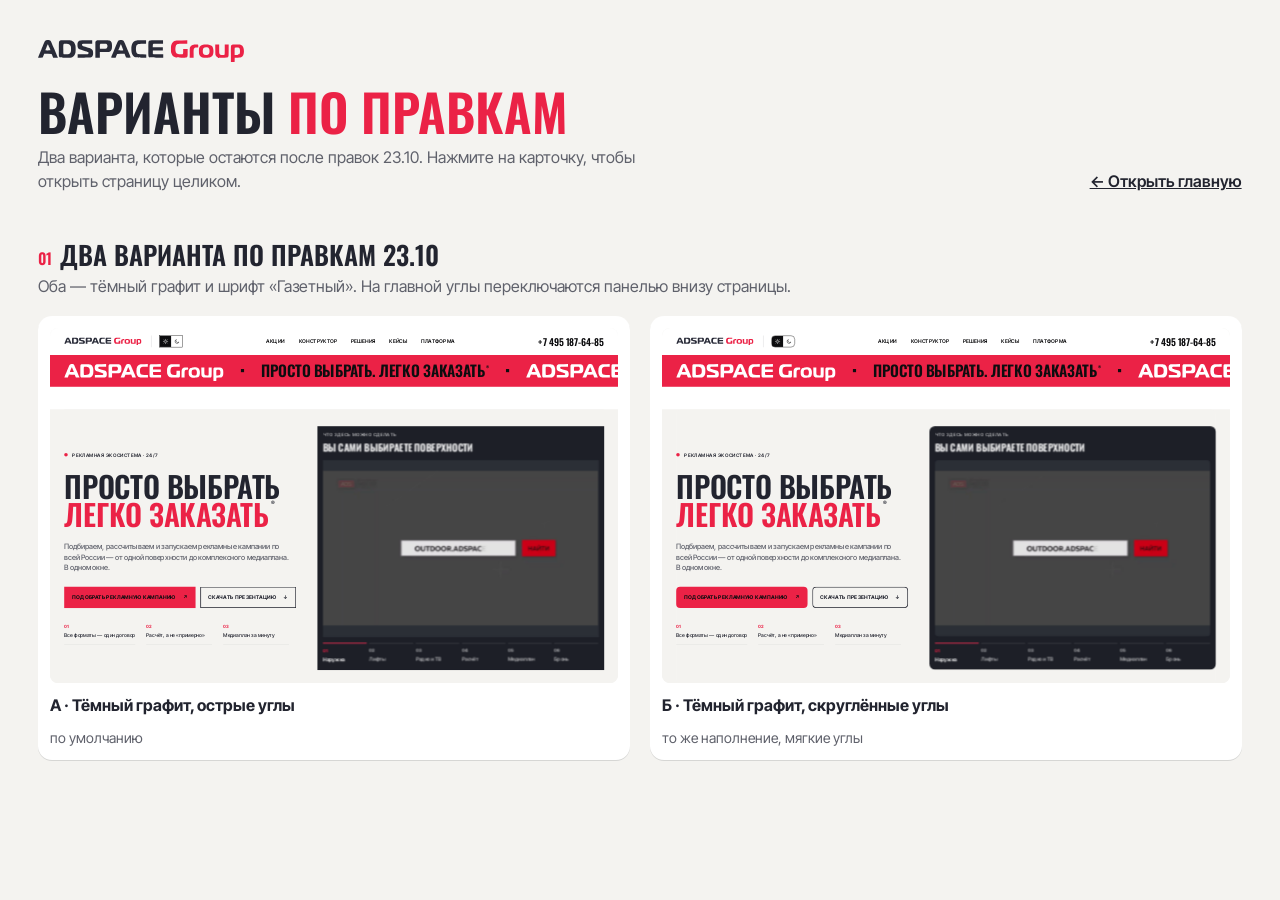
<file: design/variants.html>
<!doctype html>
<html lang="ru">
  <head>
    <meta charset="UTF-8" />
    <meta name="viewport" content="width=device-width, initial-scale=1.0" />
    <meta name="robots" content="noindex, nofollow, noarchive, noimageindex" />
    <title>ADSPACE Group — варианты по правкам</title>
    <link rel="preconnect" href="https://fonts.googleapis.com" />
    <link rel="preconnect" href="https://fonts.gstatic.com" crossorigin />
    <link
      rel="stylesheet"
      href="https://fonts.googleapis.com/css2?family=Inter+Tight:wght@400;500;600;700&family=Oswald:wght@600&display=swap"
    />
    <style>
      :root {
        --ink: #22242f;
        --muted: #5f616b;
        --line: rgba(34, 36, 47, 0.14);
        --red: #eb2246;
        --soft: #f4f3f0;
      }
      * {
        box-sizing: border-box;
      }
      body {
        margin: 0;
        background: var(--soft);
        color: var(--ink);
        font: 16px/1.5 "Inter Tight", "Segoe UI", sans-serif;
      }
      .wrap {
        max-width: 1440px;
        margin: 0 auto;
        padding: 40px clamp(16px, 3vw, 40px) 80px;
      }
      header {
        display: flex;
        flex-wrap: wrap;
        justify-content: space-between;
        align-items: end;
        gap: 16px 32px;
        margin-bottom: 40px;
      }
      header img {
        height: 22px;
      }
      h1 {
        margin: 18px 0 8px;
        font: 600 clamp(34px, 4vw, 56px)/1 "Oswald", sans-serif;
        text-transform: uppercase;
      }
      h1 span {
        color: var(--red);
      }
      header p {
        max-width: 640px;
        margin: 0;
        color: var(--muted);
      }
      .back {
        color: var(--ink);
        font-weight: 600;
      }
      section {
        margin-top: 48px;
      }
      h2 {
        margin: 0 0 4px;
        font: 600 26px/1.1 "Oswald", sans-serif;
        text-transform: uppercase;
      }
      h2 small {
        color: var(--red);
        font-size: 0.6em;
        vertical-align: middle;
        margin-right: 8px;
      }
      section > p {
        margin: 0 0 18px;
        color: var(--muted);
      }
      .grid {
        display: grid;
        grid-template-columns: repeat(auto-fit, minmax(min(100%, 380px), 1fr));
        gap: 20px;
      }
      .card {
        display: grid;
        gap: 10px;
        padding: 12px;
        border-radius: 14px;
        background: #fff;
        box-shadow: 0 1px 0 var(--line);
        color: inherit;
        text-decoration: none;
      }
      .shot {
        position: relative;
        aspect-ratio: 16 / 10;
        overflow: hidden;
        border-radius: 8px;
        background: var(--soft);
      }
      /* живая страница, уменьшенная до карточки */
      .shot iframe {
        position: absolute;
        top: 0;
        left: 0;
        width: 1440px;
        height: 900px;
        border: 0;
        transform-origin: 0 0;
        transform: scale(var(--k, 0.3));
        pointer-events: none;
      }
      .card b {
        font-weight: 700;
      }
      .card span {
        color: var(--muted);
        font-size: 14px;
      }
      .card:hover b {
        color: var(--red);
      }
    </style>
  </head>
  <body>
    <div class="wrap">
      <header>
        <div>
          <img src="assets/logo-adspace-group.svg" alt="ADSPACE Group" />
          <h1>Варианты <span>по правкам</span></h1>
          <p>
            Два варианта, которые остаются после правок 23.10. Нажмите на карточку,
            чтобы открыть страницу целиком.
          </p>
        </div>
        <a class="back" href="index.html">← Открыть главную</a>
      </header>

      <section>
        <h2><small>01</small>Два варианта по правкам 23.10</h2>
        <p>Оба — тёмный графит и шрифт «Газетный». На главной углы переключаются панелью внизу страницы.</p>
        <div class="grid">
          <a class="card" href="index.html?corners=sharp&amp;dark=deep" data-frame="index.html?corners=sharp&amp;dark=deep&amp;panel=off#top">
            <div class="shot"></div>
            <b>А · Тёмный графит, острые углы</b><span>по умолчанию</span>
          </a>
          <a class="card" href="index.html?corners=round&amp;dark=deep" data-frame="index.html?corners=round&amp;dark=deep&amp;panel=off#top">
            <div class="shot"></div>
            <b>Б · Тёмный графит, скруглённые углы</b><span>то же наполнение, мягкие углы</span>
          </a>
        </div>
      </section>
    </div>
    <script>
      // превью грузим, когда карточка рядом с экраном, и вписываем по ширине
      var io = new IntersectionObserver(
        function (entries) {
          entries.forEach(function (e) {
            if (!e.isIntersecting) return;
            var card = e.target;
            io.unobserve(card);
            var f = document.createElement("iframe");
            f.src = card.dataset.frame;
            f.title = "Превью";
            f.tabIndex = -1;
            f.setAttribute("aria-hidden", "true");
            card.querySelector(".shot").appendChild(f);
          });
        },
        { rootMargin: "300px" }
      );
      function fit() {
        document.querySelectorAll(".shot").forEach(function (s) {
          s.style.setProperty("--k", s.clientWidth / 1440);
        });
      }
      document.querySelectorAll("[data-frame]").forEach(function (c) { io.observe(c); });
      addEventListener("resize", fit);
      fit();
    </script>
  </body>
</html>
</file>
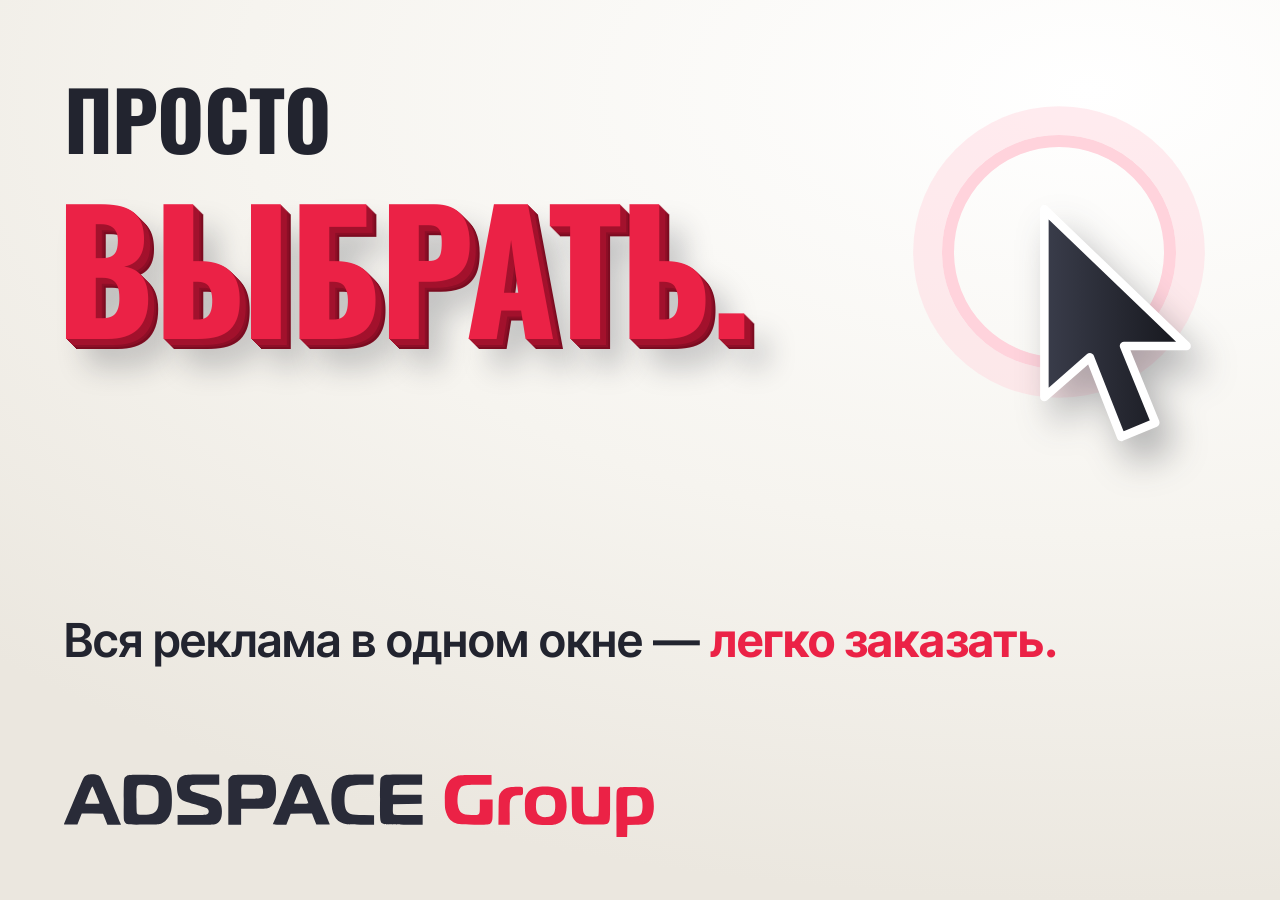
<file: design/tools/creatives/creative.html>
<!doctype html>
<html>
<head>
<meta charset="utf-8" />
<link rel="stylesheet" href="https://fonts.googleapis.com/css2?family=Oswald:wght@500;600;700&family=Inter+Tight:wght@500;600;700&display=swap" />
<style>
  :root { --red:#eb2246; --red-d:#a3122d; --ink:#22242f; --paper:#f6f4ef; --pink:#ffd3dc; }
  * { box-sizing:border-box; margin:0; }
  html, body { width:100vw; height:100vh; overflow:hidden; }
  body { font-family:"Inter Tight",sans-serif; color:var(--ink); background:var(--paper); }
  .c { position:relative; width:100%; height:100%; overflow:hidden; container-type:size; }
  .logo { position:absolute; height:7cqh; left:5cqw; bottom:7cqh; }
  .d { font-family:"Oswald",sans-serif; font-weight:700; text-transform:uppercase; line-height:.9; letter-spacing:-.01em; }
  /* объёмные буквы: слои тени = выдавливание */
  .x3d { color:var(--red); text-shadow:
      1px 1px 0 var(--red-d),2px 2px 0 var(--red-d),3px 3px 0 var(--red-d),4px 4px 0 var(--red-d),
      5px 5px 0 var(--red-d),6px 6px 0 var(--red-d),7px 7px 0 #8d0f27,8px 8px 0 #8d0f27,
      9px 9px 0 #7c0c21, 10px 10px 0 #7c0c21, 22px 26px 30px rgba(34,36,47,.28); }
  .x3d-ink { color:var(--ink); text-shadow:
      1px 1px 0 #0d0e13,2px 2px 0 #0d0e13,3px 3px 0 #0d0e13,4px 4px 0 #0d0e13,5px 5px 0 #0d0e13,6px 6px 0 #0d0e13,
      16px 20px 24px rgba(34,36,47,.25); }

  /* ── 1 · «Просто выбрать» + курсор ───────── */
  .t1 { background: radial-gradient(120% 90% at 85% 10%, #fff 0%, var(--paper) 55%, #ebe7df 100%); }
  .t1 .k { position:absolute; left:5cqw; top:9cqh; font-size:9cqh; color:var(--ink); }
  .t1 .big { position:absolute; left:4.4cqw; top:21cqh; font-size:36cqh; }
  .t1 .sub { position:absolute; left:5cqw; top:68cqh; font-size:5.2cqh; font-weight:600; }
  .t1 .sub b { color:var(--red); }
  .t1 svg.cur { position:absolute; right:6cqw; top:22cqh; height:56cqh; filter: drop-shadow(14px 22px 18px rgba(34,36,47,.35)); }
  .t1 .ring { position:absolute; right:calc(6cqw + 3cqh); top:15cqh; width:26cqh; height:26cqh; border-radius:50%;
     border:1.4cqh solid var(--pink); box-shadow: 0 0 0 3.2cqh rgba(255,211,220,.45); }
  @container (aspect-ratio < 1) {
    .t1 .k { font-size:5.4cqw; top:7cqh; } .t1 .big { font-size:18.5cqw; top:13cqh; line-height:.86; }
    .t1 .sub { top:auto; bottom:17cqh; font-size:4.4cqw; }
    .t1 svg.cur { right:8cqw; top:auto; bottom:26cqh; height:34cqh; }
    .t1 .ring { right:16cqw; top:auto; bottom:47cqh; width:24cqw; height:24cqw; }
    .logo { height:auto; width:46cqw; bottom:6cqh; }
  }

  /* ── 2 · «12 400 поверхностей» + плитки ──── */
  .t2 { background:#fff; }
  .t2 .num { position:absolute; left:5cqw; top:10cqh; font-size:40cqh; }
  .t2 .lab { position:absolute; left:5.4cqw; top:52cqh; font-size:min(7cqh, 2.9cqw); max-width:62cqw; }
  .t2 .num { font-size:min(40cqh, 17cqw) !important; }
  .t2 .lab span { color:var(--red); }
  .t2 .tiles { position:absolute; right:4cqw; top:14cqh; display:grid; grid-template-columns:repeat(5, 9.5cqh); gap:2cqh;
     transform: perspective(90cqh) rotateX(22deg) rotateZ(-14deg) rotateY(-12deg); }
  .t2 .tiles i { display:block; width:9.5cqh; height:9.5cqh; border-radius:1.6cqh; background:#e9e7e2;
     box-shadow: 0 1.4cqh 0 #cfccc4, 0 3cqh 3cqh rgba(34,36,47,.18); }
  .t2 .tiles i.r { background:var(--red); box-shadow:0 1.4cqh 0 var(--red-d), 0 3cqh 3cqh rgba(235,34,70,.35); }
  .t2 .tiles i.p { background:var(--pink); box-shadow:0 1.4cqh 0 #f0aebc, 0 3cqh 3cqh rgba(34,36,47,.15); }
  .t2 .tiles i.g { background:var(--ink); box-shadow:0 1.4cqh 0 #0d0e13, 0 3cqh 3cqh rgba(34,36,47,.3); }
  @container (aspect-ratio < 1) {
    .t2 .num { font-size:21cqw; top:8cqh; } .t2 .lab { top:22cqh; font-size:5.6cqw; }
    .t2 .tiles { right:auto; left:12cqw; top:40cqh; grid-template-columns:repeat(4, 15cqw); gap:3cqw; }
    .t2 .tiles i { width:15cqw; height:15cqw; } .t2 .tiles i:nth-child(n+17) { display:none; }
    .logo { height:auto; width:46cqw; bottom:6cqh; }
  }

  /* ── 3 · «Медиаплан за минуту» + объёмная диаграмма ── */
  .t3 { background: linear-gradient(120deg, #fff 0%, #fff4f6 60%, var(--pink) 100%); }
  .t3 .h { position:absolute; left:5cqw; top:12cqh; font-size:22cqh; }
  .t3 .h b { display:block; color:var(--red); font-weight:inherit; }
  .t3 .sub { position:absolute; left:5cqw; top:66cqh; font-size:5.2cqh; font-weight:600; }
  .t3 .donut { position:absolute; right:7cqw; top:50%; width:68cqh; height:68cqh; transform:translateY(-50%) rotateX(52deg); border-radius:50%;
     background: conic-gradient(var(--red) 0 46%, var(--ink) 0 70%, #9b9ca3 0 86%, var(--pink) 0);
     box-shadow: 0 5cqh 0 -0.4cqh #7c0c21, 0 9cqh 7cqh rgba(34,36,47,.3); }
  .t3 .donut::after { content:""; position:absolute; inset:27%; border-radius:50%; background:#fff3f5; box-shadow: inset 0 2.5cqh 0 rgba(34,36,47,.18); }
  .t3 .tag { position:absolute; right:calc(7cqw + 22cqh); top:13cqh; padding:1.6cqh 2.4cqh; background:#fff; border-radius:1.4cqh;
     font-weight:700; font-size:5cqh; box-shadow:0 2cqh 4cqh rgba(34,36,47,.18); }
  .t3 .tag em { color:var(--red); font-style:normal; }
  @container (aspect-ratio < 1) {
    .t3 .h { font-size:14cqw; top:8cqh; } .t3 .sub { top:auto; bottom:17cqh; font-size:4.4cqw; }
    .t3 .donut { width:70cqw; height:70cqw; right:15cqw; top:56cqh; }
    .t3 .tag { right:8cqw; top:39cqh; font-size:4.4cqw; }
    .logo { height:auto; width:46cqw; bottom:6cqh; }
  }

  /* ── 4 · «70+ городов» + объёмная метка ── */
  .t4 { background: linear-gradient(180deg,#fff 0%, #f1efea 100%); }
  .t4 .grid { position:absolute; inset:0; background-image: linear-gradient(rgba(34,36,47,.06) 1px, transparent 1px), linear-gradient(90deg, rgba(34,36,47,.06) 1px, transparent 1px);
     background-size: 6cqh 6cqh; mask-image: radial-gradient(70% 90% at 75% 50%, #000, transparent); }
  .t4 .route { position:absolute; right:4cqw; top:16cqh; width:56cqw; height:70cqh; }
  .t4 .h { position:absolute; left:5cqw; top:12cqh; font-size:36cqh; }
  .t4 .h small { display:block; font-size:.27em; color:var(--ink); text-shadow:none; margin-top:4.5cqh; letter-spacing:0; }
  .t4 .pin { position:absolute; filter: drop-shadow(1cqh 3cqh 2.4cqh rgba(34,36,47,.35)); }
  .t4 .pa { left:52cqw; top:56cqh; height:22cqh; } .t4 .pb { left:66cqw; top:22cqh; height:34cqh; } .t4 .pc { left:84cqw; top:10cqh; height:20cqh; }
  @container (aspect-ratio < 1) {
    .t4 .h { font-size:24cqw; top:8cqh; } .t4 .h small { font-size:.24em; } .t4 .route { right:2cqw; width:96cqw; top:40cqh; height:40cqh; }
    .t4 .pa { left:10cqw; top:62cqh; height:13cqh; } .t4 .pb { left:42cqw; top:36cqh; height:21cqh; } .t4 .pc { left:76cqw; top:42cqh; height:12cqh; }
    .logo { height:auto; width:46cqw; bottom:6cqh; }
  }

  /* ── 5 · «Легко заказать» — графитовая карточка-кнопка ── */
  .t5 { background: radial-gradient(90% 120% at 15% 0%, #fff 0%, var(--paper) 60%, #e8e4dc 100%); }
  .t5 .h { position:absolute; left:5cqw; top:12cqh; font-size:19cqh; }
  .t5 .h b { color:var(--red); font-weight:inherit; }
  .t5 .btn { position:absolute; right:6cqw; top:46%; transform:translateY(-50%) rotate(-6deg); padding:5cqh 6cqh; border-radius:4cqh;
     background: linear-gradient(180deg,#ff3a5d,var(--red)); color:#fff; font-size:8.5cqh;
     box-shadow: 0 3cqh 0 var(--red-d), 0 7cqh 7cqh rgba(235,34,70,.35); }
  .t5 .btn::after { content:"↗"; margin-left:2.4cqh; font-family:"Inter Tight"; }
  .t5 .sub { position:absolute; left:5cqw; top:66cqh; font-size:5.2cqh; font-weight:600; }
  @container (aspect-ratio < 1) {
    .t5 .h { font-size:15cqw; top:8cqh; } .t5 .btn { right:auto; left:10cqw; top:58cqh; font-size:7.6cqw; padding:4.6cqw 6cqw; border-radius:4cqw; }
    .t5 .sub { top:auto; bottom:17cqh; font-size:4.4cqw; }
    .logo { height:auto; width:46cqw; bottom:6cqh; }
  }


  /* ── 6 · «−15% осенью на щиты 3×6» — для акции «Осенний тариф» (правка 06.11) ── */
  .t6 { background: radial-gradient(110% 120% at 85% 0%, #fff 0%, var(--paper) 60%, #ebe7df 100%); }
  .t6 .k { position:absolute; left:5cqw; top:10cqh; font-size:min(9cqh, 3.6cqw); color:var(--ink); }
  .t6 .big { position:absolute; left:4.2cqw; top:20cqh; font-size:min(50cqh, 20cqw); }
  .t6 .r { position:absolute; right:6cqw; top:14cqh; width:40cqw; text-align:right; }
  .t6 .r .fmt { display:block; font-size:min(34cqh, 13cqw); color:var(--ink); }
  .t6 .r .fmt small { display:block; font-size:.36em; letter-spacing:.02em; margin-bottom:2cqh; color:var(--red); }
  .t6 .sub { position:absolute; right:6cqw; bottom:9cqh; width:40cqw; text-align:right; font-size:min(5.6cqh, 2.4cqw); font-weight:600; }
  .t6 .sub b { color:var(--red); }

  /* очень широкие поверхности: размеры ограничены ещё и шириной */
  @container (aspect-ratio >= 1) {
    .t1 .big { font-size:min(36cqh, 13cqw); } .t1 svg.cur { height:min(56cqh, 20cqw); }
    .t3 .h { font-size:min(22cqh, 9.6cqw); } .t3 .donut { width:min(64cqh, 30cqw); height:min(64cqh, 30cqw); right:6cqw; top:56%; }
    .t3 .tag { right:6cqw; top:7cqh; } .t3 .sub { font-size:min(5.2cqh, 2.6cqw); max-width:54cqw; }
    .t5 .h { font-size:min(19cqh, 9cqw); } .t5 .btn { font-size:min(8.5cqh, 4cqw); }
    .t5 .sub { font-size:min(5.2cqh, 2.6cqw); }
    .t4 .h { font-size:min(36cqh, 12cqw); }
  }
  /* горизонтальные, но не слишком широкие (≈2:1): кнопка — вниз вправо */
  @container (1 <= aspect-ratio < 2.4) {
    .t5 .h { top:9cqh; } .t5 .sub { top:56cqh; }
    .t5 .btn { top:auto; bottom:9cqh; right:6cqw; transform:rotate(-5deg); }
  }
  /* подписи — строки поровну, без одинокого слова в конце */
  .sub, .t2 .lab, .t4 .h small, .t3 .tag { text-wrap: balance; }
  .nb { white-space: nowrap; }
  /* очень узкие высокие поверхности (пилоны, ~1:2.5 и уже): больше воздуха, крупнее */
  @container (aspect-ratio < 0.5) {
    .t5 .h { left:9cqw; right:9cqw; top:7cqh; font-size:14cqw; line-height:1.02; }
    .t5 .btn { left:9cqw; right:auto; top:auto; bottom:28cqh; transform:rotate(-4deg); font-size:7.4cqw; padding:4.2cqw 6cqw; border-radius:3.4cqw; }
    .t5 .sub { left:9cqw; right:9cqw; top:auto; bottom:14cqh; font-size:4.6cqw; line-height:1.35; }
    .logo { left:9cqw; width:52cqw; bottom:6cqh; }
    .t1 .k, .t1 .big, .t1 .sub, .t2 .num, .t2 .lab, .t3 .h, .t3 .sub, .t4 .h { left:9cqw; }
  }
</style>
</head>
<body>
<div class="c" id="c"></div>
<script>
  const t = new URLSearchParams(location.search).get("t") || "1";
  const c = document.getElementById("c");
  const logo = '<img class="logo" src="logo.svg" alt="">';
  const pin = (cls, col) => `<svg class="pin ${cls}" viewBox="0 0 60 80"><defs><radialGradient id="g${col}" cx="35%" cy="30%" r="70%"><stop offset="0" stop-color="${col==='r'?'#ff6f88':'#5a5d6b'}"/><stop offset=".55" stop-color="${col==='r'?'#eb2246':'#22242f'}"/><stop offset="1" stop-color="${col==='r'?'#8d0f27':'#0d0e13'}"/></radialGradient></defs><path d="M30 78C30 78 4 46 4 28A26 26 0 0 1 56 28C56 46 30 78 30 78Z" fill="url(#g${col})"/><circle cx="30" cy="28" r="10" fill="#fff"/></svg>`;
  const T = {
    1: `<span class="k d">Просто</span><span class="big d x3d">выбрать.</span>
        <p class="sub">Вся реклама в одном окне — <b class="nb">легко заказать.</b></p>
        <span class="ring"></span>
        <svg class="cur" viewBox="0 0 60 90"><defs><linearGradient id="cg" x1="0" x2="1"><stop offset="0" stop-color="#3a3d4b"/><stop offset="1" stop-color="#15161c"/></linearGradient></defs>
        <path d="M4 4 L4 70 L20 56 L31 84 L43 79 L32 52 L54 52 Z" fill="url(#cg)" stroke="#fff" stroke-width="3" stroke-linejoin="round"/></svg>`,
    2: `<span class="num d x3d-ink">12&nbsp;400</span><span class="lab d">рекламных поверхностей <span class="nb">в одном окне</span></span>
        <div class="tiles">${"i,i,r,i,p,i,g,i,i,r,p,i,i,r,i,i,g,i,p,i".split(",").map(k=>`<i class="${k}"></i>`).join("")}</div>`,
    3: `<p class="h d">Медиаплан<b>за минуту</b></p><p class="sub">Наружка, эфир, транзит и&nbsp;indoor —<br><span class="nb">в одном расчёте</span></p>
        <div class="donut"></div><span class="tag">Бюджет <em>под задачу</em></span>`,
    4: `<div class="grid"></div>
        <svg class="route" viewBox="0 0 100 60" preserveAspectRatio="none"><path d="M4 50 C 25 10, 45 55, 62 22 S 88 8, 96 14" fill="none" stroke="#eb2246" stroke-width=".7" stroke-dasharray="2 1.6"/></svg>
        <p class="h d x3d">70+<small>городов присутствия</small></p>
        ${pin("pa","g")}${pin("pb","r")}${pin("pc","g")}`,
    5: `<p class="h d">Просто выбрать.<br><b>Легко заказать.</b></p><span class="btn d">Заказать</span>
        <p class="sub">От одной поверхности до&nbsp;кампании <span class="nb">по всей России</span></p>`,
    6: `<span class="k d">Осенний тариф</span><span class="big d x3d">−15%</span>
        <div class="r"><span class="fmt d"><small>щиты</small>3×6</span></div>
        <p class="sub">Скидка за длительный период<br><b class="nb">при брони до конца месяца</b></p>`,
  };
  c.className = "c t" + t;
  c.innerHTML = T[t] + logo;
</script>
</body>
</html>
</file>
<file: styles.css>
/* =========================================================
   ADSPACE Group — прототип главной страницы
   Дисплейный шрифт: Bahnschrift как временная замена «Магистрали».
   После получения лицензионных файлов заменить на @font-face.
   ========================================================= */

@font-face {
  font-family: "Manrope Local";
  src: url("assets/Manrope-Regular.ttf") format("truetype");
  font-weight: 400;
  font-display: swap;
}
@font-face {
  font-family: "Manrope Local";
  src: url("assets/Manrope-Medium.ttf") format("truetype");
  font-weight: 500 800;
  font-display: swap;
}

:root {
  --paper: #f4f3f0;
  --white: #ffffff;
  --surface: var(--white);
  --ink: #23252f;
  --muted: #5f6173;
  --line: #d5d3ce;
  --line-dark: #3a3c4b;
  --graphite: #22242f;
  --graphite-2: #2c2e3c;
  --red: #eb2246;
  --red-dark: #c71638;
  --pink: #ffd3dc;
  --pink-2: #ffb4c4;
  --sand: #e7e4dd;
  --radius: 4px;
  --shell: min(1440px, calc(100vw - 72px));
  --gutter: max(36px, calc((100vw - 1440px) / 2));
  --display: Bahnschrift, "DIN Alternate", "Arial Narrow", "Segoe UI", sans-serif;
  --text: "Manrope Local", "Segoe UI", Roboto, sans-serif;
  --ease: cubic-bezier(0.22, 0.75, 0.2, 1);
}

/* тёмная тема — переключается кнопкой в шапке, независимо от ч/б-режима показа */
:root[data-theme="dark"] {
  --paper: #15161d;
  --surface: #1e1f28;
  --ink: #eef0f6;
  --muted: #9a9cae;
  --line: #34364a;
  --line-dark: #494c60;
  --graphite: #0e0f15;
  --graphite-2: #16171f;
  --sand: #202129;
}

*,
*::before,
*::after {
  box-sizing: border-box;
}
html {
  scroll-behavior: smooth;
  scroll-padding-top: 96px;
}
html,
body {
  overflow-x: clip;
}
body {
  margin: 0;
  background: var(--paper);
  color: var(--ink);
  font-family: var(--text);
  font-size: 16px;
  line-height: 1.5;
  -webkit-font-smoothing: antialiased;
}
img {
  max-width: 100%;
  display: block;
}
button,
input,
select,
textarea {
  font: inherit;
  color: inherit;
}
button {
  background: none;
  border: 0;
  cursor: pointer;
}
a {
  color: inherit;
  text-decoration: none;
}
ul,
ol,
dl,
dd {
  margin: 0;
  padding: 0;
  list-style: none;
}
h1,
h2,
h3 {
  margin: 0;
  font-family: var(--display);
  font-weight: 400;
  letter-spacing: -0.045em;
  line-height: 0.92;
}
p {
  margin: 0;
}

:focus-visible {
  outline: 2px solid var(--red);
  outline-offset: 3px;
}

.sr-only {
  position: absolute;
  width: 1px;
  height: 1px;
  padding: 0;
  margin: -1px;
  overflow: hidden;
  clip: rect(0, 0, 0, 0);
  white-space: nowrap;
}
.skip-link {
  position: fixed;
  z-index: 1000;
  top: 10px;
  left: 10px;
  padding: 12px 20px;
  background: var(--ink);
  color: var(--white);
  transform: translateY(-160%);
  transition: transform 0.2s ease;
}
.skip-link:focus {
  transform: translateY(0);
}

.section-shell {
  width: var(--shell);
  margin-inline: auto;
}

/* ── общие элементы ─────────────────────────────────────── */
.eyebrow {
  margin: 0 0 26px;
  font-size: 11px;
  font-weight: 700;
  letter-spacing: 0.16em;
  text-transform: uppercase;
  color: var(--muted);
}
.eyebrow--light {
  color: rgba(255, 255, 255, 0.66);
}
.status-dot {
  display: inline-block;
  width: 8px;
  height: 8px;
  margin-right: 8px;
  border-radius: 50%;
  background: var(--red);
  box-shadow: 0 0 0 5px rgba(235, 34, 70, 0.14);
}

.button {
  min-height: 58px;
  padding: 0 26px;
  display: inline-flex;
  align-items: center;
  gap: 28px;
  font-size: 14px;
  font-weight: 700;
  letter-spacing: 0.01em;
  border-radius: var(--radius);
  transition: background 0.22s ease, color 0.22s ease, transform 0.22s ease;
}
.button:hover {
  transform: translateY(-2px);
}
.button--primary {
  background: var(--red);
  color: var(--white);
}
.button--primary:hover {
  background: var(--red-dark);
}
.button--dark {
  background: var(--graphite);
  color: var(--white);
}
.button--dark:hover {
  background: #14161f;
}
.button--light {
  background: var(--surface);
  color: var(--ink);
}
.button--light:hover {
  background: var(--pink);
}

.text-link {
  display: inline-flex;
  align-items: center;
  gap: 10px;
  padding-bottom: 4px;
  font-size: 14px;
  font-weight: 700;
  color: var(--red);
  border-bottom: 1px solid currentColor;
  transition: gap 0.2s ease, color 0.2s ease;
}
.text-link:hover {
  gap: 16px;
}
.text-link--dark {
  color: var(--ink);
}
.text-link--dark:hover {
  color: var(--red);
}

.result-label {
  display: block;
  font-size: 10px;
  font-weight: 700;
  letter-spacing: 0.16em;
  text-transform: uppercase;
  color: var(--muted);
}

/* ── шапка ──────────────────────────────────────────────── */
.site-header {
  position: sticky;
  top: 0;
  z-index: 60;
  width: 100%;
  /* та же линия, что и у .section-shell */
  padding-inline: max(16px, calc((100% - var(--shell)) / 2));
  background: rgba(244, 243, 240, 0.9);
  backdrop-filter: blur(14px);
  border-bottom: 1px solid var(--line);
  height: 88px;
  display: flex;
  align-items: center;
  gap: 32px;
}
.brand {
  flex: 0 0 auto;
  width: 234px;
  min-height: 44px;
  display: flex;
  align-items: center;
}
.brand img {
  width: 100%;
  height: auto;
}
.desktop-nav {
  flex: 1;
  display: flex;
  justify-content: center;
  gap: clamp(18px, 2.4vw, 40px);
  font-size: 14px;
  font-weight: 500;
}
.desktop-nav a {
  position: relative;
  padding: 6px 0;
}
.desktop-nav a::after {
  content: "";
  position: absolute;
  left: 0;
  bottom: 0;
  width: 100%;
  height: 1px;
  background: var(--red);
  transform: scaleX(0);
  transform-origin: left;
  transition: transform 0.25s ease;
}
.desktop-nav a:hover::after {
  transform: scaleX(1);
}
/* переключатель светлой/тёмной темы: одна кнопка в шапке и в мобильном меню.
   Это визуальный тумблер-демо: положение переключается, но палитра сайта
   не меняется — полная тёмная версия дизайна впереди. */
.theme-toggle {
  flex: 0 0 auto;
  display: grid;
  place-content: center;
  border: 0;
  background: none;
  padding: 0;
  color: var(--ink);
  transition: color 0.2s ease;
}
.theme-toggle:hover {
  color: var(--red);
}
.theme-toggle-track {
  position: relative;
  display: flex;
  align-items: center;
  justify-content: space-between;
  width: 46px;
  height: 24px;
  padding-inline: 4px;
  border: 1px solid currentColor;
  border-radius: 999px;
  transition: color 0.2s ease;
}
.theme-icon {
  position: relative;
  z-index: 1;
  width: 12px;
  height: 12px;
  opacity: 0.45;
  transition: opacity 0.2s ease;
}
.theme-toggle:not([aria-pressed="true"]) .theme-icon--sun {
  opacity: 1;
}
.theme-toggle[aria-pressed="true"] .theme-icon--moon {
  opacity: 1;
}
.theme-toggle-thumb {
  position: absolute;
  top: 2px;
  left: 2px;
  width: 18px;
  height: 18px;
  border-radius: 50%;
  background: currentColor;
  transition: transform 0.25s ease;
}
.theme-toggle[aria-pressed="true"] .theme-toggle-thumb {
  transform: translateX(22px);
}
.theme-toggle--mobile {
  width: 100%;
  display: flex;
  align-items: center;
  justify-content: space-between;
  gap: 12px;
  padding: 15px 0;
  border-bottom: 1px solid var(--line);
  border-radius: 0;
  font-size: 16px;
  font-weight: 600;
}

.header-side {
  flex: 0 0 auto;
  display: flex;
  align-items: center;
  gap: 16px;
}
.header-phone {
  font-family: var(--display);
  font-size: clamp(20px, 1.8vw, 28px);
  letter-spacing: -0.03em;
  transition: color 0.2s ease;
}
.header-phone:hover {
  color: var(--red);
}
.menu-button {
  display: none;
  width: 46px;
  height: 46px;
  border: 1px solid var(--ink);
  border-radius: 50%;
  position: relative;
}
.menu-button span:not(.sr-only) {
  position: absolute;
  left: 12px;
  width: 20px;
  height: 1.5px;
  background: currentColor;
  transition: transform 0.24s ease;
}
.menu-button span:first-child {
  transform: translateY(-4px);
}
.menu-button span:nth-child(2) {
  transform: translateY(4px);
}
.menu-button[aria-expanded="true"] span:first-child {
  transform: rotate(45deg);
}
.menu-button[aria-expanded="true"] span:nth-child(2) {
  transform: rotate(-45deg);
}

.mobile-menu {
  position: fixed;
  z-index: 59;
  inset: 88px 12px auto;
  padding: 12px 24px 24px;
  background: var(--surface);
  border: 1px solid var(--ink);
  box-shadow: 0 24px 60px rgba(0, 0, 0, 0.16);
}
.mobile-menu a {
  display: block;
  padding: 15px 0;
  border-bottom: 1px solid var(--line);
  font-family: var(--display);
  font-size: 22px;
  letter-spacing: -0.03em;
}
.mobile-menu a:last-child {
  border-bottom: 0;
}
.mobile-menu-phone {
  color: var(--red);
}

/* ── 01 первый экран ────────────────────────────────────── */
.hero {
  padding-top: 34px;
}
.hero-banner {
  height: clamp(96px, 12vw, 176px);
  width: 100vw;
  /* полоса выходит за пределы .section-shell на всю ширину экрана */
  margin-left: calc(50% - 50vw);
  margin-right: calc(50% - 50vw);
  background: var(--red);
  overflow: hidden;
  display: flex;
  align-items: center;
  justify-content: center;
}
.hero-banner-track {
  display: flex;
  align-items: center;
  gap: clamp(28px, 4vw, 56px);
  white-space: nowrap;
  animation: marquee 26s linear infinite;
}
.hero-banner-track img {
  height: clamp(52px, 6.8vw, 106px);
  width: auto;
  flex: 0 0 auto;
}
.hero-banner-dot {
  flex: 0 0 auto;
  width: 8px;
  height: 8px;
  border-radius: 50%;
  background: var(--white);
  opacity: 0.5;
}
@keyframes marquee {
  to {
    transform: translateX(-50%);
  }
}

.hero-grid {
  display: grid;
  grid-template-columns: 1fr 1fr;
  gap: clamp(32px, 5vw, 72px);
  padding: 64px 0 56px;
}
.hero-copy {
  min-width: 0;
  display: flex;
  flex-direction: column;
  align-items: flex-start;
}
h1 {
  font-size: clamp(52px, 6.2vw, 104px);
  letter-spacing: -0.055em;
}
h1 strong {
  font-weight: 700;
  color: var(--red);
}
.hero-lead {
  max-width: 520px;
  margin: 30px 0 34px;
  font-size: 17px;
  line-height: 1.6;
  color: var(--muted);
}
.button-row {
  display: flex;
  flex-wrap: wrap;
  gap: 12px;
}
.hero-proof {
  width: 100%;
  margin-top: auto;
  padding-top: 46px;
  display: flex;
  flex-wrap: wrap;
  gap: 26px;
  font-size: 11px;
  letter-spacing: 0.06em;
  text-transform: uppercase;
  color: var(--muted);
}
.hero-proof b {
  color: var(--red);
  margin-right: 6px;
}

/* медиаобласть */
.hero-stage {
  min-width: 0;
  min-height: 520px;
  padding: 20px;
  background: var(--sand);
  border-radius: 10px;
  display: grid;
  grid-template-rows: auto 1fr auto;
  gap: 16px;
}
.stage-top {
  display: flex;
  justify-content: space-between;
  align-items: center;
  font-size: 10px;
  letter-spacing: 0.14em;
  text-transform: uppercase;
  color: var(--muted);
}
@keyframes pulse {
  0%,
  100% {
    box-shadow: 0 0 0 0 rgba(235, 34, 70, 0.5);
  }
  70% {
    box-shadow: 0 0 0 8px rgba(235, 34, 70, 0);
  }
}

.stage-screen {
  position: relative;
  min-height: 360px;
  border-radius: 6px;
  overflow: hidden;
  background: #dedbd4;
  transition: background 0.45s ease;
}
.scene {
  position: absolute;
  inset: 0;
  opacity: 0;
  visibility: hidden;
  transform: scale(1.02);
  transition: opacity 0.55s ease, transform 0.55s ease, visibility 0.55s;
}
.scene.is-active {
  opacity: 1;
  visibility: visible;
  transform: none;
}
.chip {
  position: absolute;
  z-index: 3;
  padding: 8px 12px;
  background: rgba(255, 255, 255, 0.92);
  border-radius: 3px;
  box-shadow: 0 12px 28px rgba(20, 22, 30, 0.12);
  font-size: 11px;
  font-weight: 600;
  letter-spacing: 0.02em;
}
.chip--a {
  left: 22px;
  top: 22px;
}
.chip--b {
  right: 22px;
  bottom: 22px;
}

.scene-grid {
  position: absolute;
  inset: 0;
  background-image: linear-gradient(rgba(35, 37, 47, 0.09) 1px, transparent 1px),
    linear-gradient(90deg, rgba(35, 37, 47, 0.09) 1px, transparent 1px);
  background-size: 52px 52px;
  transform: perspective(500px) rotateX(60deg) translateY(150px) scale(1.6);
}
.billboard {
  position: absolute;
  left: 50%;
  top: 46%;
  width: 236px;
  transform: translate(-50%, -50%) rotate(-3deg);
}
.billboard-screen {
  height: 132px;
  padding: 16px 18px;
  background: var(--red);
  color: var(--white);
  font-family: var(--display);
  font-size: 46px;
  line-height: 0.84;
  font-weight: 700;
  letter-spacing: -0.05em;
  box-shadow: 0 26px 44px rgba(20, 22, 30, 0.22);
}
.billboard-leg {
  width: 14px;
  height: 86px;
  margin: 0 auto;
  background: var(--graphite);
}

.scene--indoor {
  background: #d7d4e6;
}
.lift {
  position: absolute;
  left: 50%;
  top: 50%;
  width: 240px;
  height: 250px;
  transform: translate(-50%, -50%);
  background: var(--graphite);
  border-radius: 4px;
  padding: 14px;
  display: grid;
  grid-template-columns: 1fr 76px;
  gap: 12px;
}
.lift-doors {
  display: grid;
  grid-template-columns: 1fr 1fr;
  gap: 3px;
}
.lift-doors i {
  background: linear-gradient(180deg, #4a4d5e, #33364a);
}
.lift-panel {
  background: var(--surface);
  display: grid;
  place-content: center;
  text-align: center;
  font-family: var(--display);
  line-height: 1;
}
.lift-panel span {
  display: block;
  font-size: 13px;
  letter-spacing: 0.2em;
  color: var(--red);
}
.lift-panel b {
  font-size: 19px;
  letter-spacing: -0.04em;
}

.scene--broadcast {
  background: var(--graphite);
}
.wave {
  position: absolute;
  left: 0;
  right: 0;
  top: 50%;
  transform: translateY(-50%);
  display: flex;
  align-items: center;
  justify-content: center;
  gap: 7px;
  height: 150px;
}
.wave i {
  width: 5px;
  border-radius: 3px;
  background: var(--red);
  animation: bars 1.1s ease-in-out infinite alternate;
}
.wave i:nth-child(odd) {
  background: var(--pink-2);
}
.wave i:nth-child(3n) {
  animation-delay: 0.15s;
}
.wave i:nth-child(3n + 1) {
  animation-delay: 0.3s;
}
.wave i:nth-child(4n) {
  animation-delay: 0.45s;
}
@keyframes bars {
  from {
    height: 12px;
  }
  to {
    height: 120px;
  }
}
.tv-frame {
  position: absolute;
  left: 50%;
  top: 50%;
  width: 130px;
  height: 84px;
  transform: translate(-50%, -50%);
  border: 3px solid var(--white);
  border-radius: 4px;
  display: grid;
  place-content: center;
  background: rgba(34, 36, 47, 0.8);
  color: var(--white);
  font-family: var(--display);
  font-size: 28px;
  letter-spacing: -0.04em;
}

.scene--calc {
  background: var(--surface);
}
.calc-ui {
  position: absolute;
  left: 50%;
  top: 50%;
  width: min(300px, 80%);
  transform: translate(-50%, -50%);
  border: 1px solid var(--line);
  border-radius: 4px;
  overflow: hidden;
}
.calc-row,
.calc-total {
  display: flex;
  justify-content: space-between;
  align-items: center;
  padding: 13px 16px;
  border-bottom: 1px solid var(--line);
  font-size: 13px;
}
.calc-row span {
  color: var(--muted);
}
.calc-row b {
  font-weight: 600;
}
.calc-total {
  border-bottom: 0;
  background: var(--graphite);
  color: var(--white);
}
.calc-total b {
  font-family: var(--display);
  font-size: 22px;
  letter-spacing: -0.03em;
}

.scene--plan {
  background: var(--pink);
}
.plan-ui {
  position: absolute;
  inset: 42px 34px;
  display: grid;
  align-content: center;
  gap: 16px;
}
.plan-row {
  display: grid;
  grid-template-columns: 78px 1fr;
  align-items: center;
  gap: 14px;
  font-size: 11px;
  font-weight: 600;
  letter-spacing: 0.04em;
  text-transform: uppercase;
}
.plan-row i {
  height: 16px;
  margin-left: var(--s);
  width: var(--w);
  background: var(--graphite);
  border-radius: 2px;
  transform-origin: left;
  animation: growBar 0.7s var(--ease) both;
}
.plan-row:nth-child(2) i {
  background: var(--red);
  animation-delay: 0.08s;
}
.plan-row:nth-child(3) i {
  animation-delay: 0.16s;
}
.plan-row:nth-child(4) i {
  background: var(--red);
  animation-delay: 0.24s;
}
@keyframes growBar {
  from {
    transform: scaleX(0);
  }
}

.scene--booking {
  background: #dee2e8;
}
.booking-ui {
  position: absolute;
  left: 50%;
  top: 50%;
  width: min(320px, 84%);
  transform: translate(-50%, -50%);
  display: grid;
  gap: 8px;
}
.booking-row {
  display: flex;
  justify-content: space-between;
  align-items: center;
  padding: 12px 14px;
  background: var(--surface);
  border-radius: 3px;
  font-size: 13px;
  box-shadow: 0 8px 20px rgba(20, 22, 30, 0.06);
}
.booking-row b {
  font-size: 11px;
  font-weight: 700;
  text-transform: uppercase;
  letter-spacing: 0.06em;
  color: var(--muted);
}
.booking-row b.ok {
  color: #1c8a52;
}
.booking-row.is-taken {
  opacity: 0.55;
}
.booking-row.is-picked {
  outline: 2px solid var(--red);
}
.booking-row.is-picked b.ok {
  color: var(--red);
}

.stage-bottom {
  display: flex;
  justify-content: space-between;
  align-items: flex-end;
  gap: 16px;
}
.stage-caption strong {
  font-family: var(--display);
  font-size: 20px;
  font-weight: 500;
  letter-spacing: -0.03em;
}
.stage-dots {
  display: flex;
  gap: 7px;
}
.stage-dots button {
  position: relative;
  width: 26px;
  height: 4px;
  border-radius: 2px;
  background: rgba(35, 37, 47, 0.2);
  transition: background 0.25s ease;
}
/* зона нажатия больше самой точки */
.stage-dots button::after {
  content: "";
  position: absolute;
  inset: -16px -4px;
}
.stage-dots button[aria-selected="true"] {
  background: var(--red);
}

/* полоса масштаба */
.metric-strip {
  display: grid;
  grid-template-columns: repeat(4, 1fr);
  border-top: 1px solid var(--line);
  border-bottom: 1px solid var(--line);
}
.metric-strip div {
  padding: 28px 24px 30px;
  border-right: 1px solid var(--line);
}
.metric-strip div:last-child {
  border-right: 0;
}
.metric-strip strong {
  display: block;
  font-family: var(--display);
  font-size: clamp(34px, 3.4vw, 58px);
  font-weight: 500;
  letter-spacing: -0.05em;
  line-height: 1;
}
.metric-strip span {
  display: block;
  margin-top: 8px;
  font-size: 11px;
  letter-spacing: 0.08em;
  text-transform: uppercase;
  color: var(--muted);
}

/* ── заголовки секций ───────────────────────────────────── */
.section-heading {
  display: grid;
  grid-template-columns: 1fr 1fr;
  align-items: end;
  gap: 40px;
  margin-bottom: 52px;
}
.section-heading h2 {
  font-size: clamp(46px, 5.6vw, 92px);
}
.heading-aside {
  display: flex;
  flex-direction: column;
  align-items: flex-start;
  gap: 22px;
}
.heading-aside p {
  max-width: 460px;
  color: var(--muted);
  font-size: 15px;
  line-height: 1.6;
}

/* ── 02 акции ───────────────────────────────────────────── */
.promos {
  padding-block: clamp(88px, 10vw, 140px);
}
.slider-controls {
  display: flex;
  align-items: center;
  gap: 16px;
}
.slider-controls button {
  width: 50px;
  height: 50px;
  border: 1px solid var(--ink);
  border-radius: 50%;
  font-size: 18px;
  transition: background 0.2s ease, color 0.2s ease;
}
.slider-controls button:hover {
  background: var(--ink);
  color: var(--white);
}
.slider-counter {
  font-family: var(--display);
  font-size: 15px;
  color: var(--muted);
}
.slider-counter b {
  color: var(--ink);
}

.promo-track {
  display: flex;
  gap: 20px;
  /* поля совпадают с сеткой секции, поэтому карточки стоят по общей линии */
  padding-inline: max(16px, calc((100% - var(--shell)) / 2));
  scroll-padding-inline: max(16px, calc((100% - var(--shell)) / 2));
  padding-bottom: 14px;
  overflow-x: auto;
  scroll-snap-type: x mandatory;
  scrollbar-width: none;
  -ms-overflow-style: none;
}
.promo-track::-webkit-scrollbar {
  display: none;
}
.promo-card {
  flex: 0 0 min(740px, 84vw);
  scroll-snap-align: start;
  display: grid;
  grid-template-columns: 300px 1fr;
  min-height: 380px;
  background: var(--surface);
  border: 1px solid var(--ink);
  border-radius: var(--radius);
  overflow: hidden;
  transition: transform 0.3s var(--ease), box-shadow 0.3s ease;
}
.promo-card:hover {
  transform: translateY(-4px);
  box-shadow: 0 22px 46px rgba(20, 22, 30, 0.1);
}
.promo-art {
  position: relative;
  overflow: hidden;
  border-right: 1px solid var(--ink);
}
.promo-art--hotel {
  background: var(--pink);
}
.promo-art--stadium {
  background: var(--graphite);
  color: var(--white);
}
.promo-art--dev {
  background: var(--sand);
}
.promo-art--season {
  background: var(--red);
  color: var(--white);
}
.promo-art--federal {
  background: var(--pink-2);
}
.promo-figure {
  position: absolute;
  z-index: 2;
  left: 18px;
  top: 12px;
  font-family: var(--display);
  font-size: clamp(76px, 9vw, 118px);
  font-weight: 700;
  letter-spacing: -0.07em;
  line-height: 1;
}
.art-caption {
  position: absolute;
  z-index: 2;
  left: 20px;
  bottom: 18px;
  font-size: 9px;
  letter-spacing: 0.16em;
  text-transform: uppercase;
  opacity: 0.75;
}
.art-hotel {
  position: absolute;
  right: -20%;
  bottom: -14%;
  width: 78%;
  height: 68%;
  border: 18px solid var(--red);
  transform: skewY(-14deg);
}
.art-stadium {
  position: absolute;
  right: -60px;
  bottom: -70px;
  width: 260px;
  height: 260px;
  border: 34px solid var(--red);
  border-radius: 50%;
}
.art-dev {
  position: absolute;
  right: 16px;
  bottom: 0;
  display: flex;
  align-items: flex-end;
  gap: 8px;
}
.art-dev i {
  width: 34px;
  background: var(--graphite);
}
.art-dev i:nth-child(1) {
  height: 110px;
}
.art-dev i:nth-child(2) {
  height: 170px;
  background: var(--red);
}
.art-dev i:nth-child(3) {
  height: 78px;
}
.art-season {
  position: absolute;
  right: -30px;
  bottom: -30px;
  width: 190px;
  height: 190px;
  border: 22px solid var(--white);
  transform: rotate(18deg);
}
.art-federal {
  position: absolute;
  inset: 0;
}
.art-federal i {
  position: absolute;
  height: 4px;
  background: var(--graphite);
}
.art-federal i:nth-child(1) {
  width: 62%;
  left: 20%;
  top: 58%;
  transform: rotate(-14deg);
}
.art-federal i:nth-child(2) {
  width: 54%;
  left: 12%;
  top: 76%;
  transform: rotate(11deg);
}

.promo-copy {
  padding: 32px 34px 30px;
  display: flex;
  flex-direction: column;
  align-items: flex-start;
}
.promo-tag {
  padding: 6px 10px;
  background: var(--red);
  color: var(--white);
  font-size: 9px;
  font-weight: 700;
  letter-spacing: 0.14em;
  text-transform: uppercase;
}
.promo-copy h3 {
  margin: 22px 0 12px;
  font-size: clamp(28px, 2.6vw, 40px);
}
.promo-copy > p {
  max-width: 380px;
  color: var(--muted);
  font-size: 14px;
  line-height: 1.6;
}
.promo-meta {
  width: 100%;
  margin: 24px 0;
  padding-top: 18px;
  border-top: 1px solid var(--line);
  display: grid;
  gap: 10px;
}
.promo-meta > div {
  display: flex;
  justify-content: space-between;
  gap: 16px;
  font-size: 12px;
}
.promo-meta dt {
  color: var(--muted);
  text-transform: uppercase;
  letter-spacing: 0.08em;
  font-size: 10px;
  align-self: center;
}
.promo-meta dd {
  font-weight: 600;
}
.promo-copy .text-link {
  margin-top: auto;
}

/* ── 03 конструктор ─────────────────────────────────────── */
.builder {
  padding-block: clamp(80px, 9vw, 128px);
  background: var(--graphite);
  color: var(--white);
}
.builder-heading h2 {
  font-size: clamp(38px, 4.6vw, 74px);
}
.builder-sub {
  max-width: 520px;
  margin-top: 22px;
  color: rgba(255, 255, 255, 0.62);
  font-size: 16px;
  line-height: 1.6;
}

.builder-form {
  margin-top: 52px;
  display: grid;
  grid-template-columns: repeat(4, 1fr) auto;
  gap: 12px;
  align-items: end;
}
.field {
  display: block;
}
.field-label {
  display: block;
  margin-bottom: 9px;
  font-size: 10px;
  font-weight: 700;
  letter-spacing: 0.14em;
  text-transform: uppercase;
  color: rgba(255, 255, 255, 0.62);
}
.builder-form select,
.builder-form input[type="range"] {
  width: 100%;
}
.builder-form select {
  height: 58px;
  padding: 0 16px;
  background: var(--surface);
  color: var(--ink);
  border: 1px solid transparent;
  border-radius: var(--radius);
  font-size: 14px;
  font-weight: 600;
  appearance: none;
  background-image: linear-gradient(45deg, transparent 50%, var(--ink) 50%),
    linear-gradient(135deg, var(--ink) 50%, transparent 50%);
  background-position: calc(100% - 20px) 26px, calc(100% - 14px) 26px;
  background-size: 6px 6px;
  background-repeat: no-repeat;
  cursor: pointer;
}
.builder-form select:hover {
  border-color: var(--red);
}
.field--budget .field-label {
  display: flex;
  justify-content: space-between;
  align-items: baseline;
  gap: 10px;
}
.field--budget output {
  font-family: var(--display);
  font-size: 13px;
  letter-spacing: -0.01em;
  color: var(--white);
  text-transform: none;
}
.budget-track {
  height: 58px;
  padding: 0 16px;
  display: flex;
  align-items: center;
  background: var(--surface);
  border-radius: var(--radius);
}
input[type="range"] {
  appearance: none;
  width: 100%;
  height: 3px;
  background: var(--line);
  border-radius: 2px;
  cursor: pointer;
}
input[type="range"]::-webkit-slider-thumb {
  appearance: none;
  width: 16px;
  height: 16px;
  border-radius: 50%;
  background: var(--red);
  border: 3px solid var(--white);
  box-shadow: 0 0 0 1px var(--red);
}
input[type="range"]::-moz-range-thumb {
  width: 14px;
  height: 14px;
  border-radius: 50%;
  background: var(--red);
  border: 2px solid var(--white);
}
.builder-submit {
  min-height: 58px;
  padding: 0 26px;
  display: inline-flex;
  align-items: center;
  gap: 24px;
  background: var(--red);
  color: var(--white);
  border-radius: var(--radius);
  font-size: 14px;
  font-weight: 700;
  transition: background 0.2s ease, transform 0.2s ease;
}
.builder-submit:hover {
  background: var(--red-dark);
  transform: translateY(-2px);
}

.builder-result {
  margin-top: 20px;
  padding: 34px;
  background: var(--surface);
  color: var(--ink);
  border-radius: var(--radius);
  animation: openResult 0.45s var(--ease);
}
@keyframes openResult {
  from {
    opacity: 0;
    transform: translateY(-12px);
  }
}
.result-head {
  display: flex;
  justify-content: space-between;
  align-items: flex-start;
  gap: 20px;
  padding-bottom: 26px;
  border-bottom: 1px solid var(--line);
}
.result-kicker {
  display: block;
  margin-bottom: 12px;
  font-size: 10px;
  font-weight: 700;
  letter-spacing: 0.16em;
  text-transform: uppercase;
  color: var(--red);
}
.result-head h3 {
  font-size: clamp(30px, 3.4vw, 50px);
}
.result-desc,
.result-head p {
  margin-top: 12px;
  max-width: 560px;
  color: var(--muted);
  font-size: 15px;
}
[data-result-close] {
  width: 42px;
  height: 42px;
  flex: 0 0 auto;
  border: 1px solid var(--line);
  border-radius: 50%;
  font-size: 20px;
  line-height: 1;
  transition: background 0.2s ease, color 0.2s ease;
}
[data-result-close]:hover {
  background: var(--ink);
  color: var(--white);
}

.result-body {
  display: grid;
  grid-template-columns: 1.2fr 1fr;
  gap: 44px;
  padding: 28px 0;
}
[data-result-mix] {
  margin-top: 18px;
  display: grid;
  gap: 14px;
}
.mix-item {
  display: grid;
  grid-template-columns: 132px 1fr 44px;
  align-items: center;
  gap: 14px;
  font-size: 13px;
}
.mix-item b {
  font-weight: 600;
}
.mix-item .mix-bar {
  height: 8px;
  background: var(--sand);
  border-radius: 4px;
  overflow: hidden;
}
.mix-item .mix-bar i {
  display: block;
  height: 100%;
  width: var(--w);
  background: var(--red);
  border-radius: 4px;
  transform-origin: left;
  animation: growBar 0.6s var(--ease) both;
}
.mix-item .mix-share {
  text-align: right;
  font-family: var(--display);
  font-size: 15px;
  color: var(--muted);
}
.result-facts dl {
  margin-top: 18px;
  display: grid;
  gap: 12px;
}
.result-facts dl > div {
  display: flex;
  justify-content: space-between;
  align-items: baseline;
  gap: 16px;
  padding-bottom: 12px;
  border-bottom: 1px solid var(--line);
  font-size: 13px;
}
.result-facts dt {
  color: var(--muted);
}
.result-facts dd {
  font-family: var(--display);
  font-size: 20px;
  letter-spacing: -0.03em;
}
.result-foot {
  display: flex;
  justify-content: space-between;
  align-items: center;
  gap: 28px;
  padding-top: 24px;
  border-top: 1px solid var(--line);
}
.result-note {
  max-width: 620px;
  font-size: 13px;
  line-height: 1.55;
  color: var(--muted);
}
.result-note span {
  display: inline-flex;
  width: 18px;
  height: 18px;
  margin-right: 8px;
  align-items: center;
  justify-content: center;
  border-radius: 50%;
  background: var(--red);
  color: var(--white);
  font-size: 11px;
  font-weight: 700;
  vertical-align: -3px;
}

/* контакты внутри результата конструктора — без ухода на другую форму */
.result-contact {
  margin-top: 24px;
  padding-top: 24px;
  border-top: 1px solid var(--line);
  display: grid;
  grid-template-columns: 1fr 1fr;
  gap: 14px 16px;
  align-items: end;
}
.result-contact-lead {
  grid-column: 1 / -1;
  max-width: 560px;
  font-size: 13px;
  line-height: 1.5;
  color: var(--muted);
}
.result-contact .field-label {
  color: var(--muted);
}
.result-contact input {
  width: 100%;
  padding: 14px 16px;
  border: 1px solid var(--line);
  border-radius: var(--radius);
  background: var(--paper);
  color: var(--ink);
  font-size: 14px;
  transition: border-color 0.2s ease;
}
.result-contact input::placeholder {
  color: var(--muted);
}
.result-contact input:hover,
.result-contact input:focus {
  border-color: var(--red);
  outline: none;
}
.result-contact input:focus-visible {
  outline: 2px solid var(--red);
  outline-offset: 2px;
}
.result-contact .button {
  justify-self: start;
}
.result-contact-status {
  grid-column: 1 / -1;
  font-size: 13px;
  color: var(--red);
  min-height: 18px;
}

.process {
  margin-top: 56px;
  padding-top: 34px;
  border-top: 1px solid var(--line-dark);
  display: grid;
  grid-template-columns: repeat(5, 1fr);
  gap: 20px;
}
.process-step {
  display: flex;
  flex-direction: column;
  gap: 12px;
  padding-right: 20px;
  font-size: 14px;
  line-height: 1.4;
}
.process-step b {
  font-family: var(--display);
  font-size: 30px;
  font-weight: 500;
  letter-spacing: -0.04em;
  color: var(--red);
}
.process-step--muted {
  color: rgba(255, 255, 255, 0.62);
}
.process-step--muted b {
  color: rgba(255, 255, 255, 0.45);
}

/* ── 04 решения ─────────────────────────────────────────── */
.solutions {
  padding-block: clamp(88px, 10vw, 140px);
}
.solutions-grid {
  display: grid;
  grid-template-columns: 0.85fr 1.15fr;
  gap: clamp(32px, 5vw, 80px);
  align-items: start;
}
.solution-preview {
  position: relative;
  position: sticky;
  top: 120px;
  padding: 20px;
  background: var(--sand);
  border-radius: 8px;
  transition: background 0.45s ease, color 0.45s ease;
}
.preview-canvas {
  position: relative;
  aspect-ratio: 4 / 3;
  border-radius: 4px;
  overflow: hidden;
  background: rgba(255, 255, 255, 0.55);
  transition: background 0.45s ease;
}
.pv {
  position: absolute;
  inset: 0;
  opacity: 0;
  transform: scale(1.04);
  transition: opacity 0.45s ease, transform 0.45s ease;
  display: grid;
  place-content: center;
}
.preview-canvas[data-kind="outdoor"] .pv--outdoor,
.preview-canvas[data-kind="digital"] .pv--digital,
.preview-canvas[data-kind="radio"] .pv--radio,
.preview-canvas[data-kind="tv"] .pv--tv,
.preview-canvas[data-kind="transit"] .pv--transit,
.preview-canvas[data-kind="indoor"] .pv--indoor,
.preview-canvas[data-kind="lift"] .pv--lift,
.preview-canvas[data-kind="production"] .pv--production {
  opacity: 1;
  transform: none;
}
.pv--outdoor span {
  display: block;
  padding: 22px 26px;
  background: var(--red);
  color: var(--white);
  font-family: var(--display);
  font-size: 44px;
  font-weight: 700;
  line-height: 0.85;
  letter-spacing: -0.05em;
}
.pv--outdoor i {
  display: block;
  width: 12px;
  height: 66px;
  margin: 0 auto;
  background: var(--graphite);
}
.pv--digital {
  grid-auto-flow: column;
  gap: 10px;
  align-content: center;
}
.pv--digital i {
  width: 52px;
  height: 92px;
  background: var(--graphite);
  border-radius: 3px;
}
.pv--digital i:nth-child(2) {
  background: var(--red);
  height: 128px;
}
.pv--radio {
  grid-auto-flow: column;
  gap: 8px;
  align-items: center;
}
.pv--radio i {
  width: 8px;
  border-radius: 4px;
  background: var(--red);
  animation: bars 1.2s ease-in-out infinite alternate;
}
.pv--radio i:nth-child(2n) {
  background: var(--graphite);
  animation-delay: 0.2s;
}
.pv--radio i:nth-child(3n) {
  animation-delay: 0.4s;
}
.pv--tv span {
  display: grid;
  place-content: center;
  width: 190px;
  height: 118px;
  border: 8px solid var(--graphite);
  border-radius: 6px;
  background: var(--red);
  color: var(--white);
  font-family: var(--display);
  font-size: 34px;
  letter-spacing: -0.03em;
}
.pv--transit {
  place-content: center;
}
.pv--transit i {
  display: block;
  width: 220px;
  height: 78px;
  border-radius: 8px 20px 8px 8px;
  background: var(--red);
}
.pv--transit b {
  position: absolute;
  bottom: 26%;
  width: 30px;
  height: 30px;
  border-radius: 50%;
  background: var(--graphite);
}
.pv--transit b:nth-of-type(1) {
  left: 32%;
}
.pv--transit b:nth-of-type(2) {
  right: 32%;
}
.pv--indoor {
  grid-auto-flow: column;
  gap: 14px;
}
.pv--indoor i {
  width: 84px;
  height: 118px;
  background: var(--graphite);
  border-radius: 3px;
}
.pv--indoor i:first-child {
  background: var(--red);
  height: 150px;
}
.pv--lift {
  place-content: center;
}
.pv--lift i {
  display: block;
  width: 130px;
  height: 160px;
  background: var(--graphite);
  border-radius: 3px;
}
.pv--lift span {
  position: absolute;
  left: 50%;
  top: 22%;
  transform: translateX(-50%);
  color: var(--red);
  font-size: 24px;
}
.pv--production {
  place-content: center;
}
.pv--production i {
  display: block;
  width: 170px;
  height: 110px;
  border: 8px solid var(--graphite);
  border-radius: 6px;
}
.pv--production b {
  position: absolute;
  left: 50%;
  top: 50%;
  width: 0;
  height: 0;
  transform: translate(-40%, -50%);
  border-left: 30px solid var(--red);
  border-top: 20px solid transparent;
  border-bottom: 20px solid transparent;
}

.preview-meta {
  padding-top: 22px;
}
.preview-index {
  display: block;
  font-size: 10px;
  letter-spacing: 0.14em;
  text-transform: uppercase;
  color: var(--muted);
}
.preview-meta strong {
  display: block;
  margin: 8px 0 10px;
  font-family: var(--display);
  font-size: 30px;
  font-weight: 500;
  letter-spacing: -0.04em;
}
.preview-meta p {
  font-size: 14px;
  line-height: 1.55;
  color: var(--muted);
  min-height: 44px;
}
.preview-meta .text-link {
  margin-top: 8px;
}
.solution-list {
  border-top: 1px solid var(--ink);
}
.solution-list li {
  border-bottom: 1px solid var(--ink);
}
.solution-list button {
  width: 100%;
  padding: 22px 4px;
  display: grid;
  grid-template-columns: 54px 1fr 28px;
  align-items: center;
  gap: 12px;
  text-align: left;
  transition: padding 0.3s var(--ease), color 0.3s ease;
}
.solution-list button strong {
  font-family: var(--display);
  font-size: clamp(24px, 2.6vw, 40px);
  font-weight: 400;
  letter-spacing: -0.04em;
  transition: color 0.3s ease;
}
.sol-num {
  font-size: 11px;
  letter-spacing: 0.12em;
  color: var(--muted);
}
.solution-list button i {
  font-style: normal;
  font-size: 18px;
  opacity: 0;
  transform: translateX(-8px);
  transition: opacity 0.3s ease, transform 0.3s ease;
}
.solution-list button.is-active {
  padding-left: 18px;
}
.solution-list button.is-active strong,
.solution-list button.is-active .sol-num {
  color: var(--red);
}
.solution-list button.is-active i {
  opacity: 1;
  transform: none;
  color: var(--red);
}
.sol-mobile-desc {
  display: none;
}

/* ── 05 точный расчёт ───────────────────────────────────── */
.accuracy {
  padding-block: clamp(80px, 9vw, 128px);
  background: var(--graphite);
  color: var(--white);
}
.accuracy-grid {
  display: grid;
  grid-template-columns: 1.05fr 0.95fr;
  gap: clamp(32px, 5vw, 80px);
  align-items: start;
}
.accuracy h2 {
  font-size: clamp(46px, 5.6vw, 88px);
}
.accuracy-copy > p:not(.eyebrow) {
  max-width: 520px;
  margin: 26px 0 32px;
  color: rgba(255, 255, 255, 0.62);
  font-size: 16px;
  line-height: 1.6;
}

.geo-block {
  margin-top: clamp(48px, 6vw, 80px);
  padding-top: 32px;
  border-top: 1px solid var(--line-dark);
}
.geo-head {
  display: flex;
  justify-content: space-between;
  align-items: center;
  gap: 20px;
  margin-bottom: 24px;
}
.geo-head .result-label {
  color: rgba(255, 255, 255, 0.66);
}
.geo-body {
  display: grid;
  grid-template-columns: 1fr 260px;
  gap: 32px;
  align-items: stretch;
}
.geo-map {
  min-height: clamp(360px, 32vw, 520px);
  border-radius: 4px;
  background-color: rgba(255, 255, 255, 0.05);
  background-image: radial-gradient(rgba(255, 255, 255, 0.22) 1.4px, transparent 1.4px);
  background-size: 18px 18px;
  display: grid;
  place-content: center;
}
.geo-map span {
  font-size: 11px;
  font-weight: 700;
  letter-spacing: 0.12em;
  text-transform: uppercase;
  color: rgba(255, 255, 255, 0.4);
}
.geo-stats {
  display: grid;
  grid-template-columns: 1fr;
  align-content: space-between;
  gap: 16px;
  padding: 4px 0;
}
.geo-stats div {
  padding-top: 14px;
  border-top: 1px solid var(--line-dark);
}
.geo-stats b {
  display: block;
  font-family: var(--display);
  font-size: 34px;
  font-weight: 500;
  letter-spacing: -0.04em;
}
.geo-stats span {
  font-size: 11px;
  letter-spacing: 0.08em;
  text-transform: uppercase;
  color: rgba(255, 255, 255, 0.66);
}
.cost-card {
  padding: 30px;
  background: var(--surface);
  color: var(--ink);
  border-radius: var(--radius);
}
.cost-head {
  display: flex;
  justify-content: space-between;
  font-size: 10px;
  letter-spacing: 0.14em;
  text-transform: uppercase;
  color: var(--muted);
}
.cost-total {
  padding: 22px 0 26px;
  border-bottom: 1px solid var(--line);
  margin-bottom: 26px;
}
.cost-total small {
  display: block;
  font-size: 11px;
  letter-spacing: 0.08em;
  text-transform: uppercase;
  color: var(--muted);
}
.cost-total strong {
  display: block;
  margin-top: 8px;
  font-family: var(--display);
  font-size: clamp(40px, 4.4vw, 66px);
  font-weight: 500;
  letter-spacing: -0.05em;
  line-height: 1;
}
.cost-lines {
  display: grid;
  gap: 18px;
}
.cost-line {
  display: grid;
  grid-template-columns: 1fr auto;
  gap: 6px 12px;
  font-size: 13px;
}
.cost-line b {
  font-family: var(--display);
  font-size: 16px;
}
.cost-line i {
  grid-column: 1 / -1;
  height: 6px;
  border-radius: 3px;
  background: var(--red);
  width: var(--w);
  transform-origin: left;
  animation: growBar 0.7s var(--ease) both;
}
.cost-line:nth-child(2) i {
  background: var(--graphite);
}
.cost-line:nth-child(3) i {
  background: #9a9cab;
}
.cost-line:nth-child(4) i {
  background: var(--pink-2);
}
.cost-foot {
  margin-top: 28px;
  padding-top: 20px;
  border-top: 1px solid var(--line);
  display: flex;
  align-items: center;
  gap: 12px;
  font-size: 13px;
  color: var(--muted);
}
.cost-badge {
  padding: 6px 10px;
  background: var(--pink);
  color: var(--red-dark);
  font-weight: 700;
  font-size: 12px;
}

/* ── 06 кейсы ───────────────────────────────────────────── */
.cases {
  padding-block: clamp(88px, 10vw, 140px);
}
.cases .section-heading {
  grid-template-columns: 1fr;
}
.cases-more {
  margin-top: 32px;
  display: flex;
  justify-content: center;
}
.case-grid {
  display: grid;
  grid-template-columns: repeat(2, 1fr);
  gap: 20px;
}
.case-card {
  display: grid;
  grid-template-rows: auto 1fr;
  background: var(--surface);
  border: 1px solid var(--ink);
  border-radius: var(--radius);
  overflow: hidden;
  transition: transform 0.3s var(--ease), box-shadow 0.3s ease;
}
.case-card:hover {
  transform: translateY(-4px);
  box-shadow: 0 22px 46px rgba(20, 22, 30, 0.1);
}
.case-card--wide {
  grid-row: span 2;
}
.case-visual {
  min-height: 230px;
  padding: 30px;
  display: flex;
  flex-direction: column;
  justify-content: flex-end;
  border-bottom: 1px solid var(--ink);
}
.case-card--wide .case-visual {
  min-height: 400px;
}
.case-visual b {
  font-family: var(--display);
  font-size: clamp(48px, 5vw, 84px);
  font-weight: 700;
  letter-spacing: -0.05em;
  line-height: 1;
}
.case-visual small {
  margin-top: 8px;
  font-size: 11px;
  letter-spacing: 0.1em;
  text-transform: uppercase;
  opacity: 0.7;
}
.case-visual--dev {
  background: var(--graphite);
  color: var(--white);
}
.case-visual--retail {
  background: var(--pink);
}
.case-visual--auto {
  background: var(--sand);
}
.case-info {
  padding: 26px 30px 30px;
}
.case-meta {
  font-size: 10px;
  letter-spacing: 0.14em;
  text-transform: uppercase;
  color: var(--red);
}
.case-info h3 {
  margin: 12px 0 12px;
  font-size: clamp(24px, 2.2vw, 34px);
}
.case-task {
  font-size: 14px;
  line-height: 1.55;
  color: var(--muted);
}
.case-formats {
  margin-top: 18px;
  display: flex;
  flex-wrap: wrap;
  gap: 6px;
}
.case-formats li {
  padding: 6px 11px;
  border: 1px solid var(--line);
  border-radius: 40px;
  font-size: 11px;
  font-weight: 600;
}

.clients {
  margin-top: 48px;
  padding-top: 28px;
  border-top: 1px solid var(--line);
}
.client-row {
  margin-top: 20px;
  display: grid;
  grid-template-columns: repeat(6, 1fr);
  gap: 12px;
}
.client-row li {
  height: 86px;
  display: grid;
  place-content: center;
  border: 1px dashed var(--line);
  border-radius: var(--radius);
  font-size: 12px;
  letter-spacing: 0.08em;
  text-transform: uppercase;
  color: var(--muted);
  transition: border-color 0.25s ease, color 0.25s ease;
}
.client-row li:hover {
  border-color: var(--red);
  color: var(--red);
}

/* ── 07 сегменты ────────────────────────────────────────── */
.segments {
  padding-bottom: clamp(88px, 10vw, 140px);
}
.segment-grid {
  display: grid;
  grid-template-columns: repeat(4, 1fr);
  border-top: 1px solid var(--line);
  border-left: 1px solid var(--line);
}
.segment-grid li {
  padding: 28px 26px 32px;
  border-right: 1px solid var(--line);
  border-bottom: 1px solid var(--line);
  display: flex;
  flex-direction: column;
  gap: 10px;
  min-height: 210px;
  transition: background 0.25s ease;
}
.segment-grid li:hover {
  background: var(--surface);
}
.seg-num {
  font-size: 10px;
  letter-spacing: 0.14em;
  color: var(--red);
}
.segment-grid h3 {
  font-size: 24px;
}
.segment-grid p {
  font-size: 13px;
  line-height: 1.5;
  color: var(--muted);
}
.seg-formats {
  margin-top: auto;
  font-size: 11px;
  font-weight: 700;
  letter-spacing: 0.06em;
  text-transform: uppercase;
}

/* ── 08 компания ────────────────────────────────────────── */
.company {
  padding-bottom: clamp(88px, 10vw, 140px);
}
.company-grid {
  display: grid;
  grid-template-columns: 1fr 1fr;
  gap: clamp(32px, 5vw, 72px);
  align-items: start;
}
.company h2 {
  font-size: clamp(42px, 4.8vw, 76px);
}
.company-copy > p:not(.eyebrow) {
  max-width: 560px;
  margin: 26px 0 36px;
  font-size: 16px;
  line-height: 1.62;
  color: var(--muted);
}
.team-photo {
  margin: 0;
}
.team-frame {
  aspect-ratio: 4 / 3;
  border: 1px dashed var(--line);
  border-radius: 6px;
  background: repeating-linear-gradient(
    -45deg,
    rgba(35, 37, 47, 0.03) 0 12px,
    transparent 12px 24px
  );
  display: grid;
  place-content: center;
  gap: 8px;
  text-align: center;
}
.team-label {
  font-family: var(--display);
  font-size: 26px;
  letter-spacing: -0.03em;
  color: var(--muted);
}
.team-hint {
  font-size: 10px;
  letter-spacing: 0.14em;
  text-transform: uppercase;
  color: var(--red);
}

/* ── 09 платформа ───────────────────────────────────────── */
.platform {
  padding-block: clamp(80px, 9vw, 128px);
  background: var(--graphite);
  color: var(--white);
}
.platform-heading {
  max-width: 720px;
  margin-bottom: clamp(40px, 5vw, 64px);
}
.platform h2 {
  font-size: clamp(40px, 4.6vw, 76px);
}
.platform-split {
  display: grid;
  grid-template-columns: 1fr 1fr;
  gap: clamp(32px, 4vw, 64px);
}
.platform-side {
  display: flex;
  flex-direction: column;
}
.platform-role {
  display: block;
  margin-bottom: 16px;
  padding-bottom: 12px;
  border-bottom: 1px solid var(--line-dark);
  font-size: 11px;
  font-weight: 700;
  letter-spacing: 0.12em;
  text-transform: uppercase;
  color: var(--red);
}
.platform-side ul {
  display: grid;
  gap: 10px;
  margin-bottom: 28px;
}
.platform-side li {
  padding-left: 18px;
  position: relative;
  font-size: 14px;
  line-height: 1.45;
  color: rgba(255, 255, 255, 0.75);
}
.platform-side li::before {
  content: "";
  position: absolute;
  left: 0;
  top: 8px;
  width: 6px;
  height: 6px;
  border-radius: 50%;
  background: var(--red);
}
.platform-side .button {
  align-self: flex-start;
  margin-bottom: 28px;
}

/* заглушка под будущий скрин интерфейса рекламодателя */
.platform-visual {
  flex: 1;
  min-height: 220px;
  border: 1px dashed rgba(255, 255, 255, 0.2);
  border-radius: 8px;
  background: rgba(255, 255, 255, 0.04);
  display: grid;
  place-content: center;
}
.platform-visual span {
  font-size: 11px;
  font-weight: 700;
  letter-spacing: 0.12em;
  text-transform: uppercase;
  color: rgba(255, 255, 255, 0.4);
}
/* ── 10 презентация ─────────────────────────────────────── */
.presentation {
  padding-block: clamp(80px, 9vw, 120px);
}
.presentation-card {
  padding: clamp(24px, 3vw, 40px);
  background: var(--surface);
  border: 1px solid var(--ink);
  border-radius: var(--radius);
  display: grid;
  grid-template-columns: 1fr auto;
  align-items: center;
  column-gap: 36px;
  row-gap: 12px;
}
.presentation-card h2 {
  font-size: clamp(30px, 3.2vw, 48px);
}
.pres-copy p:not(.eyebrow) {
  margin-top: 14px;
  font-size: 14px;
  color: var(--muted);
}
.pres-action {
  display: flex;
  flex-direction: column;
  align-items: flex-start;
  gap: 12px;
}
.pres-button {
  min-height: 62px;
  padding: 0 28px;
  display: inline-flex;
  align-items: center;
  gap: 24px;
  background: var(--graphite);
  color: var(--white);
  border-radius: var(--radius);
  font-size: 14px;
  font-weight: 700;
  transition: background 0.2s ease, transform 0.2s ease;
}
.pres-button:hover {
  background: var(--red);
  transform: translateY(-2px);
}
.pres-meta {
  font-size: 12px;
  color: var(--muted);
}
.pres-status {
  grid-column: 1 / -1;
  font-size: 13px;
  color: var(--red);
}
.pres-status:empty {
  display: none;
}

/* ── 11 контакты ────────────────────────────────────────── */
.contact {
  padding-block: clamp(80px, 9vw, 128px);
  background: var(--graphite);
  color: var(--white);
}
.contact-grid {
  display: grid;
  grid-template-columns: 1.15fr 0.85fr;
  gap: clamp(32px, 5vw, 72px);
}
.contact h2 {
  font-size: clamp(46px, 5.6vw, 92px);
}
.contact h2 strong {
  font-weight: 700;
  color: var(--red);
}
.contact-lead {
  margin: 26px 0 40px;
  color: rgba(255, 255, 255, 0.62);
  font-size: 16px;
}
.contact-info {
  display: grid;
  gap: 18px;
  max-width: 380px;
}
.contact-info li {
  display: flex;
  justify-content: space-between;
  gap: 16px;
  padding-bottom: 14px;
  border-bottom: 1px solid var(--line-dark);
  align-items: baseline;
}
.contact-info small {
  font-size: 10px;
  letter-spacing: 0.12em;
  text-transform: uppercase;
  color: rgba(255, 255, 255, 0.62);
}
.contact-info a,
.contact-info span {
  font-family: var(--display);
  font-size: 20px;
  letter-spacing: -0.02em;
}
.contact-info a:hover {
  color: var(--red);
}

.contact-form {
  display: grid;
  grid-template-columns: 1fr 1fr;
  gap: 16px;
  align-content: center;
}
.contact-form-tabs {
  grid-column: 1 / -1;
  display: flex;
  gap: 8px;
  margin-bottom: 4px;
}
.contact-form-tabs button {
  flex: 1;
  padding: 12px 16px;
  border: 1px solid var(--line-dark);
  border-radius: var(--radius);
  background: transparent;
  color: rgba(255, 255, 255, 0.6);
  font-size: 13px;
  font-weight: 700;
  transition: background 0.2s ease, color 0.2s ease, border-color 0.2s ease;
}
.contact-form-tabs button.is-active {
  background: var(--red);
  border-color: var(--red);
  color: var(--white);
}
.contact-form .field-label {
  color: rgba(255, 255, 255, 0.62);
}
.field--wide {
  grid-column: 1 / -1;
}
.contact-form input,
.contact-form textarea {
  width: 100%;
  padding: 17px 18px;
  background: transparent;
  border: 1px solid var(--line-dark);
  border-radius: var(--radius);
  color: var(--white);
  font-size: 15px;
  transition: border-color 0.2s ease;
}
.contact-form textarea {
  resize: vertical;
}
.contact-form input::placeholder,
.contact-form textarea::placeholder {
  color: rgba(255, 255, 255, 0.46);
}
.contact-form input:hover,
.contact-form textarea:hover,
.contact-form input:focus,
.contact-form textarea:focus {
  border-color: var(--red);
  outline: none;
}
.contact-form input:focus-visible,
.contact-form textarea:focus-visible {
  outline: 2px solid var(--red);
  outline-offset: 2px;
}
.contact-form .button {
  grid-column: 1 / -1;
  justify-content: space-between;
}
.contact-form input.is-invalid,
.result-contact input.is-invalid {
  border-color: var(--pink-2);
}
.form-status {
  grid-column: 1 / -1;
  min-height: 20px;
  font-size: 13px;
  color: var(--pink-2);
}
.form-legal {
  grid-column: 1 / -1;
  font-size: 12px;
  color: rgba(255, 255, 255, 0.6);
}
.form-legal a {
  border-bottom: 1px solid currentColor;
}

/* ── подвал ─────────────────────────────────────────────── */
.site-footer {
  padding-block: 56px 40px;
  background: var(--paper);
  border-top: 1px solid var(--line);
}
.footer-grid {
  display: grid;
  grid-template-columns: 1.4fr repeat(3, 1fr);
  gap: 32px;
}
.footer-grid > div {
  display: flex;
  flex-direction: column;
  gap: 10px;
  align-items: flex-start;
}
.footer-grid small {
  font-size: 10px;
  letter-spacing: 0.14em;
  text-transform: uppercase;
  color: var(--muted);
  margin-bottom: 4px;
}
.footer-grid a {
  font-size: 14px;
  transition: color 0.2s ease;
}
.footer-grid a:hover {
  color: var(--red);
}
.footer-grid span {
  font-size: 13px;
  color: var(--muted);
}
.footer-brand img {
  width: 150px;
  height: auto;
}
.footer-brand p {
  font-family: var(--display);
  font-size: 20px;
  letter-spacing: -0.03em;
}

/* ── появление блоков ───────────────────────────────────── */
/* прячем только если JS точно работает — иначе контент виден всегда */
.has-js .reveal {
  opacity: 0;
  transform: translateY(22px);
  transition: opacity 0.7s var(--ease), transform 0.7s var(--ease);
}
.has-js .reveal.is-visible {
  opacity: 1;
  transform: none;
}

/* ── планшет ────────────────────────────────────────────── */
@media (max-width: 1180px) {
  :root {
    --shell: min(1440px, calc(100vw - 48px));
    --gutter: 24px;
  }
  .hero-grid,
  .accuracy-grid,
  .platform-split,
  .company-grid,
  .contact-grid,
  .solutions-grid,
  .geo-body {
    grid-template-columns: 1fr;
  }
  .platform-side + .platform-side {
    margin-top: 48px;
  }
  .geo-stats {
    grid-template-columns: repeat(3, 1fr);
  }
  .solution-preview {
    position: relative;
    top: 0;
    max-width: 560px;
  }
  .hero-stage {
    min-height: 460px;
  }
  .builder-form {
    grid-template-columns: 1fr 1fr;
  }
  .builder-submit {
    grid-column: 1 / -1;
    justify-content: space-between;
  }
  .result-body {
    grid-template-columns: 1fr;
    gap: 28px;
  }
  .process {
    grid-template-columns: repeat(3, 1fr);
    gap: 26px 20px;
  }
  .segment-grid {
    grid-template-columns: repeat(2, 1fr);
  }
  .client-row {
    grid-template-columns: repeat(3, 1fr);
  }
  .presentation-card {
    grid-template-columns: 1fr;
    gap: 26px;
  }
  .footer-grid {
    grid-template-columns: 1fr 1fr;
  }
  .promo-card {
    flex-basis: min(680px, 88vw);
  }
}

@media (max-width: 1180px) {
  /* при добавлении выбора города в шапку десктоп-навигации стало тесно
     раньше прежних 980px — сворачиваем её в то же окно, что и сетки */
  .desktop-nav {
    display: none;
  }
  .menu-button {
    display: block;
  }
  .header-phone {
    display: none;
  }
  .header-side {
    margin-left: auto;
  }
  .case-grid {
    grid-template-columns: 1fr;
  }
  .case-card--wide {
    grid-row: auto;
  }
  .case-card--wide .case-visual {
    min-height: 260px;
  }
}

/* ── мобильные ──────────────────────────────────────────── */
@media (max-width: 720px) {
  :root {
    --shell: calc(100vw - 32px);
    --gutter: 16px;
  }
  .site-header {
    height: 72px;
  }
  .brand {
    width: 172px;
  }
  .mobile-menu {
    inset: 72px 10px auto;
  }
  .hero {
    padding-top: 20px;
  }
  .hero-grid {
    padding: 40px 0 36px;
    gap: 36px;
  }
  .hero-lead {
    font-size: 16px;
  }
  .button-row {
    width: 100%;
  }
  .button,
  .builder-submit,
  .pres-button {
    width: 100%;
    justify-content: space-between;
  }
  .hero-proof {
    padding-top: 32px;
    gap: 12px;
    flex-direction: column;
  }
  .hero-stage {
    min-height: 420px;
    padding: 14px;
  }
  .stage-screen {
    min-height: 260px;
  }
  .billboard {
    width: 190px;
  }
  .billboard-screen {
    height: 106px;
    font-size: 36px;
  }
  .lift {
    width: 190px;
    height: 200px;
  }
  .chip {
    font-size: 10px;
    padding: 6px 9px;
  }
  .metric-strip {
    grid-template-columns: 1fr 1fr;
  }
  .metric-strip div:nth-child(2n) {
    border-right: 0;
  }
  .metric-strip div:nth-child(-n + 2) {
    border-bottom: 1px solid var(--line);
  }
  .section-heading {
    grid-template-columns: 1fr;
    gap: 24px;
    margin-bottom: 32px;
  }
  .promo-card {
    flex-basis: min(420px, 86vw);
    grid-template-columns: 1fr;
    min-height: 0;
  }
  .promo-art {
    height: 180px;
    border-right: 0;
    border-bottom: 1px solid var(--ink);
  }
  .promo-figure {
    font-size: 68px;
  }
  .promo-copy {
    padding: 24px 22px 26px;
  }
  .builder-form {
    grid-template-columns: 1fr;
  }
  .builder-result {
    padding: 22px 18px;
  }
  .result-foot {
    flex-direction: column;
    align-items: flex-start;
    gap: 18px;
  }
  .result-foot .button {
    width: 100%;
  }
  .result-contact {
    grid-template-columns: 1fr;
  }
  .result-contact .button {
    width: 100%;
    justify-self: stretch;
  }
  .mix-item {
    grid-template-columns: 96px 1fr 40px;
    gap: 10px;
    font-size: 12px;
  }
  .process {
    grid-template-columns: 1fr;
    gap: 20px;
  }
  .process-step {
    flex-direction: row;
    align-items: baseline;
    gap: 14px;
  }
  .process-step b {
    font-size: 22px;
  }

  /* решения: на мобильном — аккордеон вместо hover */
  .solution-preview {
    display: none;
  }
  .solution-list button {
    grid-template-columns: 44px 1fr 28px;
    padding: 18px 2px;
  }
  .solution-list button i {
    opacity: 1;
    transform: rotate(90deg);
    transition: transform 0.3s ease;
  }
  .solution-list button.is-active i {
    transform: rotate(180deg);
  }
  .sol-mobile-desc {
    display: block;
    max-height: 0;
    overflow: hidden;
    opacity: 0;
    padding-left: 44px;
    font-size: 14px;
    line-height: 1.5;
    color: var(--muted);
    transition: max-height 0.35s var(--ease), opacity 0.3s ease, padding 0.3s ease;
  }
  .solution-list button.is-active + .sol-mobile-desc {
    max-height: 160px;
    opacity: 1;
    padding-bottom: 20px;
  }

  .geo-stats {
    grid-template-columns: 1fr;
    gap: 12px;
  }
  .geo-stats div {
    display: flex;
    align-items: baseline;
    gap: 10px;
  }
  .cost-card {
    padding: 22px;
  }
  .segment-grid {
    grid-template-columns: 1fr;
  }
  .segment-grid li {
    min-height: 0;
  }
  .client-row {
    grid-template-columns: 1fr 1fr;
  }
  .dashboard {
    grid-template-columns: 1fr;
    min-height: 0;
  }
  .dash-nav {
    flex-direction: row;
    padding: 12px 16px;
  }
  .dash-nav b {
    margin-top: 0;
    margin-left: auto;
  }
  .contact-form {
    grid-template-columns: 1fr;
  }
  .contact-info {
    max-width: none;
  }
  .footer-grid {
    grid-template-columns: 1fr;
    gap: 28px;
  }
  .text-link {
    padding-block: 6px 8px;
  }
  .footer-grid a {
    padding-block: 6px;
  }
  .contact-info a {
    padding-block: 4px;
  }
  .mobile-menu a {
    padding: 17px 0;
  }
  .partner-modal-panel {
    padding: 24px;
  }
}

/* ── попап «Стать партнёром» ─────────────────────────────── */
body.modal-open {
  overflow: hidden;
}
.partner-modal {
  position: fixed;
  inset: 0;
  z-index: 100;
  display: grid;
  place-items: center;
  padding: 24px;
  background: rgba(15, 16, 22, 0.6);
  opacity: 0;
  transition: opacity 0.25s ease;
}
.partner-modal[hidden] {
  display: none;
}
.partner-modal.is-visible {
  opacity: 1;
}
.partner-modal-panel {
  position: relative;
  width: min(520px, 100%);
  max-height: 90vh;
  overflow-y: auto;
  padding: clamp(28px, 4vw, 44px);
  background: var(--surface);
  border-radius: var(--radius);
  transform: translateY(16px);
  transition: transform 0.25s ease;
}
.partner-modal.is-visible .partner-modal-panel {
  transform: translateY(0);
}
.partner-modal-close {
  position: absolute;
  top: 16px;
  right: 16px;
  width: 36px;
  height: 36px;
  border: 1px solid var(--line);
  border-radius: 50%;
  font-size: 18px;
  color: var(--ink);
  transition: background 0.2s ease, color 0.2s ease;
}
.partner-modal-close:hover {
  background: var(--ink);
  color: var(--white);
}
.partner-modal h3 {
  margin: 20px 0 10px;
  font-family: var(--display);
  font-size: clamp(26px, 3vw, 36px);
  font-weight: 500;
  letter-spacing: -0.03em;
  color: var(--ink);
}
.partner-modal-lead {
  margin-bottom: 24px;
  font-size: 14px;
  line-height: 1.5;
  color: var(--muted);
}
.partner-form {
  display: grid;
  gap: 14px;
}
.partner-form .field-label {
  color: var(--muted);
}
.partner-form input,
.partner-form textarea {
  width: 100%;
  padding: 14px 16px;
  border: 1px solid var(--line);
  border-radius: var(--radius);
  background: var(--paper);
  color: var(--ink);
  font-size: 14px;
  transition: border-color 0.2s ease;
}
.partner-form textarea {
  resize: vertical;
}
.partner-form input::placeholder,
.partner-form textarea::placeholder {
  color: var(--muted);
}
.partner-form input:hover,
.partner-form input:focus,
.partner-form textarea:hover,
.partner-form textarea:focus {
  border-color: var(--red);
  outline: none;
}
.partner-form input:focus-visible,
.partner-form textarea:focus-visible {
  outline: 2px solid var(--red);
  outline-offset: 2px;
}
.partner-form input.is-invalid {
  border-color: var(--pink-2);
}
.partner-status {
  font-size: 13px;
  color: var(--red);
  min-height: 18px;
}

/* ── уважение к настройкам движения ─────────────────────── */
/* Анимации работают у всех, даже если в системе включено «уменьшить движение». */
@media not all {
  html {
    scroll-behavior: auto;
  }
  *,
  *::before,
  *::after {
    animation-duration: 0.001ms !important;
    animation-iteration-count: 1 !important;
    transition-duration: 0.001ms !important;
  }
  .has-js .reveal {
    opacity: 1;
    transform: none;
  }
  .hero-banner-track {
    animation: none;
  }
  .scene {
    transition: none;
  }
}
</file>
<file: mono.css>
/* =========================================================
   ЧЁРНО-БЕЛЫЙ РЕЖИМ (временный слой поверх styles.css)

   Прототип показывается заказчику как вайрфрейм: структура, логика
   и состояния — без цвета и без каких-либо изображений, даже
   схематичных чёрно-белых. Любое место под фото/видео/иллюстрацию —
   плоский серый прямоугольник с подписью, что здесь будет.

   Функциональные элементы интерфейса (калькулятор, медиаплан, список
   бронирования, смета, панель платформы) — это не «картинки», а
   демонстрация логики экрана, поэтому они остаются.

   Чтобы вернуть цветную версию — удалите <link> на этот файл
   в index.html. Ничего больше править не нужно.
   ========================================================= */

/* применяется и при включённой тёмной теме (data-theme="dark") — во время
   показа заказчику вайрфрейм остаётся чисто серым независимо от переключателя */
:root,
:root[data-theme="dark"] {
  --paper: #f1f1f1;
  --white: #ffffff;
  --surface: #ffffff;
  --ink: #161616;
  --muted: #5e5e5e;
  --line: #cfcfcf;
  --line-dark: #3d3d3d;
  --graphite: #1c1c1c;
  --graphite-2: #2a2a2a;

  /* акцент на светлом фоне — чёрный; на тёмном подменяется ниже */
  --red: #161616;
  --red-dark: #000000;

  --pink: #e3e3e3;
  --pink-2: #c6c6c6;
  --sand: #e6e6e6;

  /* оттенки для функциональных схем (калькулятор, медиаплан и т.п.) */
  --tone-1: #8f8f8f;
  --tone-2: #b4b4b4;
  --tone-3: #d9d9d9;
  --photo: #dcdcdc;
}

.site-header {
  background: rgba(241, 241, 241, 0.9);
}

/* логотип остаётся в фирменных цветах даже в ч/б-режиме */

/* полоса с логотипом в hero — тоже сознательное цветное исключение */
.hero-banner {
  background: #eb2246;
}

/* фокус читается и на светлом, и на тёмном */
:focus-visible,
.contact-form input:focus-visible,
.contact-form textarea:focus-visible {
  outline: 2px solid currentColor;
  outline-offset: 3px;
}

/* пульсация без цвета */
@keyframes pulse {
  0%,
  100% {
    box-shadow: 0 0 0 0 rgba(22, 22, 22, 0.35);
  }
  70% {
    box-shadow: 0 0 0 8px rgba(22, 22, 22, 0);
  }
}
.status-dot {
  box-shadow: 0 0 0 5px rgba(22, 22, 22, 0.1);
}

/* ── акцент на тёмных секциях становится светлым ─────────── */
.process-step b,
.platform-role,
.contact h2 strong,
.contact-info a:hover {
  color: var(--white);
}
.platform-cols li::before {
  background: var(--white);
}

/* кнопки на графитовых секциях — светлые */
.builder-submit,
.contact-form .button--primary {
  background: var(--white);
  color: var(--ink);
}
.builder-submit:hover,
.contact-form .button--primary:hover {
  background: var(--pink);
  color: var(--ink);
}
.pres-button:hover {
  background: #000000;
}

/* =========================================================
   Общий стиль плейсхолдера «здесь будет фото/видео»
   ========================================================= */
.photo-slot {
  position: relative;
  background: var(--photo);
}
.photo-slot::after {
  content: attr(data-photo-label);
  position: absolute;
  inset: 0;
  display: flex;
  align-items: center;
  justify-content: center;
  text-align: center;
  padding: 12px;
  font-family: var(--text);
  font-size: 11px;
  font-weight: 700;
  letter-spacing: 0.14em;
  text-transform: uppercase;
  color: var(--muted);
}

/* ── первый экран: сюжеты, изображающие размещения, гасим ── */
.stage-screen,
.scene--outdoor,
.scene--indoor,
.scene--broadcast {
  background: var(--photo);
}
.scene--outdoor .scene-grid,
.scene--outdoor .billboard,
.scene--indoor .lift,
.scene--broadcast .wave,
.scene--broadcast .tv-frame {
  display: none;
}
/* калькулятор, медиаплан и бронирование — это интерфейс, не картинка, оставляем */
.scene--plan {
  background: #e3e3e3;
}
.scene--booking {
  background: #e8e8e8;
}
.plan-row i {
  background: var(--ink);
}
.plan-row:nth-child(2) i,
.plan-row:nth-child(4) i {
  background: var(--tone-1);
}
.booking-row b.ok {
  color: var(--ink);
}
.booking-row.is-picked b.ok {
  color: var(--ink);
}

/* ── акции: было — иллюстрация акции, стало — плоский серый блок ── */
.promo-art {
  display: flex;
  align-items: center;
  justify-content: center;
  background: var(--photo);
  color: var(--muted);
}
.promo-figure,
.art-hotel,
.art-stadium,
.art-dev,
.art-season,
.art-federal,
.art-caption {
  display: none;
}
.promo-art::before {
  content: "Фото акции";
  font-family: var(--text);
  font-size: 12px;
  font-weight: 700;
  letter-spacing: 0.1em;
  text-transform: uppercase;
}

/* ── кейсы: цветной фон-иллюстрация → плоский серый, цифры остаются ── */
.case-visual {
  position: relative;
  background: var(--photo) !important;
  color: var(--ink);
}
.case-visual::before {
  content: "Фото кейса";
  position: absolute;
  right: 16px;
  top: 14px;
  font-family: var(--text);
  font-size: 9px;
  font-weight: 700;
  letter-spacing: 0.12em;
  text-transform: uppercase;
  color: var(--muted);
}

/* ── решения: иконки форматов убираем, остаётся подпись формата ── */
.solution-list button strong,
.solution-list button .sol-num {
  color: var(--tone-1);
  transition: color 0.3s ease;
}
.solution-list button.is-active strong,
.solution-list button.is-active .sol-num,
.solution-list button.is-active i {
  color: var(--ink);
}
.preview-canvas {
  background: var(--photo);
}
.pv {
  display: none;
}
.preview-canvas::before {
  content: "Визуал направления";
  position: absolute;
  inset: 0;
  display: flex;
  align-items: center;
  justify-content: center;
  font-family: var(--text);
  font-size: 11px;
  font-weight: 700;
  letter-spacing: 0.12em;
  text-transform: uppercase;
  color: var(--muted);
  text-align: center;
}

.cost-line i {
  background: var(--ink);
}
.cost-line:nth-child(2) i {
  background: #5e5e5e;
}
.cost-line:nth-child(3) i {
  background: var(--tone-1);
}
.cost-line:nth-child(4) i {
  background: var(--tone-2);
}
.cost-badge {
  background: var(--pink);
  color: var(--ink);
}

/* ── компания: фото команды — плоский серый квадрат ─────── */
.team-frame {
  background: var(--photo);
  background-image: none;
}
.team-label {
  color: var(--muted);
}

/* ── служебная кнопка режима ─────────────────────────────── */
.demo-toggle[aria-pressed="true"] {
  background: var(--white);
  color: var(--ink);
  box-shadow: 0 0 0 1px var(--ink), 0 14px 34px rgba(0, 0, 0, 0.22);
}
.demo-toggle[aria-pressed="true"] i {
  background: var(--ink);
}
body.show-demo [data-tentative],
body.show-demo [data-demo] {
  outline-color: var(--ink);
}
body.show-demo [data-tentative]::after,
body.show-demo [data-demo]::after {
  background: var(--ink);
  color: var(--white);
}
</file>
<file: press.css>
/* =========================================================
   ADSPACE Group — комиксный слой

   Заказчик согласовал вариант 01 «Комиксный разворот» со страницы
   variants.html и попросил распространить его подачу на всю главную.
   Здесь тот же набор приёмов, что и в согласованном блоке акций —
   без новых, чтобы страница читалась как одна комиксная полоса:

   1. Кадр — рамка 3px по внешнему контуру, 2px внутри кадра.
   2. Жёсткая тень (--hard) — у кадров и плашек, без размытия.
   3. «Звук» (.cx-bang) — наклонная плашка с тенью: акцент, результат,
      главная цифра. Один вид на всю страницу.
   4. Реплика (.cx-bubble) — облачко с хвостиком: условие акции,
      задача клиента, пояснение к блоку. Человеческий голос.
   5. Растр (.cx-panel--tone) — точечная «печать» вместо заливки.
   6. Заголовок-табличка — наклонная плашка с тенью, как «АКЦИИ МЕСЯЦА».
   7. Модульная сетка — кадры в общей рамке через просвет бумаги.

   Подключается ПОСЛЕ styles.css и mono.css, снимается одним <link>.
   ========================================================= */

:root {
  --stroke: 2px;
  --stroke-fat: 3px;
  --hard: 6px 6px 0 var(--ink);
  --hard-sm: 4px 4px 0 var(--ink);
  --hard-light: 6px 6px 0 rgba(255, 255, 255, 0.9);
  --hard-sm-light: 4px 4px 0 rgba(255, 255, 255, 0.9);
}

/* =========================================================
   ОБЩИЕ ПРИЁМЫ
   ========================================================= */

/* шапка была полупрозрачной: под ней проезжал крупный логотип и
   красил её в розовый. Делаем непрозрачной. */
.site-header {
  background: var(--paper);
  backdrop-filter: none;
  border-bottom: var(--stroke) solid var(--ink);
}

/* рубрика: надзаголовок с линейкой, как в газете */
.eyebrow {
  display: flex;
  align-items: center;
  gap: 14px;
  padding-bottom: 10px;
  border-bottom: 1px solid var(--ink);
  font-weight: 800;
}
.eyebrow::after {
  content: "";
  flex: 1;
  height: 1px;
  background: var(--ink);
  opacity: 0.25;
}
.eyebrow--light {
  border-bottom-color: rgba(255, 255, 255, 0.5);
}
.eyebrow--light::after {
  background: rgba(255, 255, 255, 0.5);
}

/* ── заголовок-табличка ───────────────────────────────────
   Ровно та же плашка, что несёт «АКЦИИ МЕСЯЦА» в согласованном
   блоке. Наклон маленький — заголовок остаётся читаемым. */
.cx-title,
.section-heading h2,
.builder-heading h2,
.platform-heading h2,
.accuracy-copy h2,
.pres-copy h2,
.contact h2 {
  display: inline-block;
  padding: 12px 22px;
  border: var(--stroke-fat) solid var(--ink);
  background: var(--surface);
  box-shadow: var(--hard);
  transform: rotate(-1.6deg);
  font-size: clamp(28px, 3.1vw, 50px);
  text-transform: uppercase;
}
/* на тёмных секциях та же плашка, только вывернутая */
.builder-heading h2,
.platform-heading h2,
.accuracy-copy h2,
.contact h2 {
  border-color: var(--white);
  background: transparent;
  box-shadow: var(--hard-light);
}
/* линейка под шапкой блока больше не нужна: её роль взяла плашка */
.section-heading {
  align-items: end;
  grid-template-columns: minmax(0, 1.15fr) minmax(0, 1fr);
}
.section-heading > div:only-child {
  grid-column: 1 / -1;
}

/* ── «звук»: наклонная плашка-акцент ─────────────────────── */
.cx-bang {
  position: absolute;
  z-index: 2;
  padding: 8px 16px;
  border: var(--stroke-fat) solid var(--ink);
  background: var(--surface);
  box-shadow: var(--hard-sm);
  font-family: var(--display);
  font-size: clamp(18px, 2vw, 30px);
  letter-spacing: -0.02em;
  line-height: 1.05;
  text-transform: uppercase;
  color: var(--ink);
  transform: rotate(-6deg);
}
.cx-bang--tr {
  top: 14px;
  right: 12px;
}
/* в узких кадрах плашка встаёт в поток, чтобы не перекрывать текст */
.cx-bang--inline {
  position: static;
  align-self: flex-start;
  margin-top: 14px;
  /* запас снизу под наклон плашки, чтобы угол не задевал соседнюю строку */
  margin-bottom: 10px;
  transform: rotate(-3deg);
}
/* плашка-ссылка: тот же «звук», но нажимается */
.cx-bang--link {
  position: static;
  display: inline-flex;
  align-items: center;
  align-self: flex-start;
  padding: 8px 14px;
  border-width: var(--stroke);
  font-size: 12px;
  letter-spacing: 0.08em;
  transform: rotate(-2.5deg);
  transition: transform 0.16s ease, box-shadow 0.16s ease;
}
.cx-bang--link:hover {
  transform: rotate(-2.5deg) translate(2px, 2px);
  box-shadow: 2px 2px 0 var(--ink);
}

/* ── реплика в облачке ───────────────────────────────────── */
.cx-bubble {
  position: relative;
  margin-top: 12px;
  padding: 12px 16px;
  border: var(--stroke) solid var(--ink);
  border-radius: 14px;
  background: var(--surface);
  font-size: 13px;
  line-height: 1.5;
  color: var(--ink);
}
.cx-bubble::after {
  content: "";
  position: absolute;
  left: 26px;
  bottom: -10px;
  width: 16px;
  height: 10px;
  background: var(--surface);
  border-right: var(--stroke) solid var(--ink);
  border-bottom: var(--stroke) solid var(--ink);
  transform: skewX(-24deg);
}

/* ── кнопки: печатные, отклик — вдавливание ──────────────── */
.button,
.builder-submit,
.pres-button {
  border: var(--stroke) solid var(--ink);
  border-radius: 0;
  box-shadow: var(--hard-sm);
  transition: transform 0.16s ease, box-shadow 0.16s ease, background 0.22s ease;
}
.button:hover,
.builder-submit:hover,
.pres-button:hover {
  transform: translate(2px, 2px);
  box-shadow: 2px 2px 0 var(--ink);
}
/* на тёмных секциях тень вывернутая, иначе её просто не видно */
.builder .button,
.builder-submit,
.platform .button,
.accuracy .button,
.contact .button,
.contact-form .button {
  border-color: var(--white);
  box-shadow: var(--hard-sm-light);
}
.builder .button:hover,
.builder-submit:hover,
.platform .button:hover,
.accuracy .button:hover,
.contact .button:hover,
.contact-form .button:hover {
  transform: translate(2px, 2px);
  box-shadow: 2px 2px 0 rgba(255, 255, 255, 0.9);
}

/* ── кнопка-стрелка внутри кадра ─────────────────────────── */
.cx-cta {
  margin-top: 14px;
  align-self: flex-start;
  display: inline-flex;
  align-items: center;
  gap: 10px;
  padding: 10px 16px;
  border: var(--stroke) solid var(--ink);
  background: var(--ink);
  color: var(--white);
  font-size: 12px;
  font-weight: 700;
  letter-spacing: 0.08em;
  text-transform: uppercase;
  box-shadow: var(--hard-sm);
  transition: transform 0.16s ease, box-shadow 0.16s ease;
}
.cx-cta:hover {
  transform: translate(2px, 2px);
  box-shadow: 2px 2px 0 var(--ink);
}

/* =========================================================
   01 · ПЕРВЫЙ ЭКРАН
   ========================================================= */
.hero-tagline {
  margin-top: 14px;
  font-family: var(--display);
  font-size: clamp(20px, 2.2vw, 34px);
  letter-spacing: -0.02em;
  line-height: 1;
  text-transform: uppercase;
  color: var(--muted);
}

/* Кадр «что здесь можно сделать» просили крупнее: отдаём ему больше
   половины первого экрана и снимаем жёсткую минимальную высоту —
   пропорции держит сам экран сцены. */
.hero-grid {
  grid-template-columns: minmax(0, 0.84fr) minmax(0, 1.16fr);
  align-items: stretch;
}
.hero-stage {
  padding: 22px;
  min-height: 0;
  border: var(--stroke-fat) solid var(--ink);
  border-radius: 0;
  box-shadow: var(--hard);
}
.stage-screen {
  aspect-ratio: 16 / 10;
  height: auto;
  min-height: 0;
  border-radius: 0;
  border: var(--stroke) solid var(--ink);
}
.stage-top {
  border-bottom: 0;
}
/* подпись сцены — такой же «звук», как в кадрах акций */
.stage-kicker {
  display: inline-block;
  padding: 7px 14px;
  border: var(--stroke) solid var(--ink);
  background: var(--surface);
  box-shadow: var(--hard-sm);
  transform: rotate(-2deg);
  font-family: var(--display);
  font-size: 12px;
  letter-spacing: 0.12em;
  text-transform: uppercase;
  color: var(--ink);
}
.stage-caption strong {
  text-transform: uppercase;
  font-size: 22px;
}
/* точки листалки — квадратные, в тон обводкам */
.stage-dots button {
  width: 22px;
  height: 10px;
  border: var(--stroke) solid var(--ink);
  border-radius: 0;
  background: transparent;
}
.stage-dots button[aria-selected="true"] {
  background: var(--ink);
}
/* подписи внутри сцены — маленькие плашки, а не всплывашки */
.chip {
  border-radius: 0;
  border: var(--stroke) solid var(--ink);
  background: var(--surface);
  box-shadow: var(--hard-sm);
  font-weight: 700;
}
/* Колонка текста стала уже — три довода перестали помещаться в строку
   и ломались на две. Ставим их таблицей в три колонки под линейкой. */
.hero-proof {
  display: grid;
  grid-template-columns: repeat(3, 1fr);
  gap: 0;
  padding-top: 0;
  margin-top: auto;
  border-top: 1px solid var(--ink);
}
/* запас, чтобы тень кнопок не ложилась на линейку под ними */
.hero-copy .button-row {
  margin-bottom: 32px;
}
.hero-proof li {
  padding: 14px 14px 0 0;
  font-size: 10px;
  line-height: 1.5;
}
.hero-proof li b {
  display: block;
  margin: 0 0 4px;
  font-family: var(--display);
  font-size: 13px;
}

/* ── полоса цифр: каждая цифра — свой кадр ─────────────────
   Вместо газетной таблицы с линейками — ряд отдельных плашек с
   жёсткой тенью и лёгким наклоном, как расклеенные вручную.
   Подпись под цифрой — штамп в рамке, а не серая строка.
   Пятая клетка — карта: заказчик просил, чтобы география была
   заметна и мимо неё не проходили. */
.metric-strip {
  grid-template-columns: repeat(4, 1fr) minmax(190px, 0.9fr);
  align-items: stretch;
  gap: 20px;
  border: 0;
  /* запас снизу — под жёсткие тени плашек */
  padding: 10px 0 40px;
}
.metric-strip > div,
.metric-map {
  display: flex;
  flex-direction: column;
  align-items: flex-start;
  padding: 22px 20px 20px;
  border: var(--stroke-fat) solid var(--ink);
  background: var(--surface);
  box-shadow: var(--hard);
}
/* наклон вразнобой — плашки читаются как расклеенные, а не как таблица */
.metric-strip > *:nth-child(odd) {
  transform: rotate(-1.2deg);
}
.metric-strip > *:nth-child(even) {
  transform: rotate(0.9deg);
}
.metric-strip strong {
  font-size: clamp(38px, 4vw, 60px);
}
/* подпись — штамп, как метаданные в кадрах акций */
.metric-strip > div span {
  display: inline-block;
  margin-top: 14px;
  padding: 5px 9px;
  border: var(--stroke) solid var(--ink);
  background: var(--paper);
  font-size: 10px;
  font-weight: 700;
  letter-spacing: 0.1em;
  color: var(--ink);
}

/* клетка-карта: растр вместо заливки, отклик — как у кадров акций */
.metric-map {
  background-color: var(--surface);
  background-image: radial-gradient(var(--tone-3, #d9d9d9) 34%, transparent 35%);
  background-size: 9px 9px;
  transition: transform 0.18s var(--ease), box-shadow 0.18s ease;
}
.metric-map:hover {
  transform: rotate(0.9deg) translate(-3px, -3px);
  box-shadow: 9px 9px 0 var(--ink);
}
.metric-map-kicker {
  padding: 4px 8px;
  border: 1px solid var(--ink);
  background: var(--paper);
  font-size: 10px;
  font-weight: 700;
  letter-spacing: 0.12em;
  text-transform: uppercase;
  color: var(--ink);
}
.metric-map strong {
  margin-top: 12px;
  font-family: var(--display);
  font-size: clamp(22px, 2vw, 30px);
  font-weight: 500;
  letter-spacing: -0.03em;
  line-height: 0.96;
  text-transform: uppercase;
}
.metric-map-go {
  margin-top: auto;
  padding-top: 14px;
  font-family: var(--display);
  font-size: 24px;
  line-height: 1;
}

/* =========================================================
   02 · АКЦИИ · комиксный разворот (согласованный вариант)
   ========================================================= */
.cx-top {
  display: flex;
  align-items: flex-end;
  justify-content: space-between;
  gap: 32px;
  margin-bottom: 26px;
}
/* плашку несёт обёртка, заголовок внутри — обычный */
.cx-title h2 {
  margin: 0;
  padding: 0;
  border: 0;
  background: none;
  box-shadow: none;
  transform: none;
  font-size: clamp(30px, 3.4vw, 52px);
}
.cx-flip {
  display: flex;
  align-items: center;
  gap: 14px;
  font-family: var(--display);
  font-size: 14px;
  letter-spacing: 0.1em;
  text-transform: uppercase;
  color: var(--muted);
}
.cx-flip button {
  width: 46px;
  height: 46px;
  border: var(--stroke) solid var(--ink);
  background: var(--surface);
  box-shadow: var(--hard-sm);
  font-size: 17px;
  transition: transform 0.16s ease, box-shadow 0.16s ease;
}
.cx-flip button:hover {
  transform: translate(2px, 2px);
  box-shadow: 2px 2px 0 var(--ink);
}
.cx-flip b {
  color: var(--ink);
}

.cx-page {
  display: grid;
  grid-template-columns: repeat(4, 1fr);
  grid-auto-rows: minmax(178px, auto);
  gap: 12px;
  padding: 12px;
  border: var(--stroke-fat) solid var(--ink);
  background: var(--paper);
}
.cx-page[hidden] {
  display: none;
}
.cx-panel {
  position: relative;
  display: flex;
  flex-direction: column;
  padding: 18px 20px;
  border: var(--stroke) solid var(--ink);
  background: var(--surface);
  overflow: hidden;
  transition: transform 0.18s var(--ease), box-shadow 0.18s ease;
}
.cx-panel:hover {
  transform: translate(-3px, -3px);
  box-shadow: var(--hard);
}
/* крупный кадр-сплэш — главная акция разворота */
.cx-panel--splash {
  grid-column: span 2;
  grid-row: span 2;
  padding: 0;
}
.cx-panel--wide {
  grid-column: span 2;
}
.cx-panel .photo-slot {
  flex: 1;
  min-height: 120px;
}
.cx-splash-copy {
  padding: 20px 22px 22px;
  border-top: var(--stroke) solid var(--ink);
}
.cx-panel h3 {
  font-family: var(--display);
  font-size: clamp(22px, 2.1vw, 32px);
  line-height: 0.94;
  letter-spacing: -0.03em;
  margin: 0 0 8px;
  text-transform: uppercase;
}
.cx-panel p {
  font-size: 13px;
  line-height: 1.55;
  color: var(--muted);
}
.cx-meta {
  margin-top: auto;
  padding-top: 12px;
  display: flex;
  flex-wrap: wrap;
  gap: 6px 10px;
  font-size: 10px;
  font-weight: 700;
  letter-spacing: 0.1em;
  text-transform: uppercase;
  color: var(--muted);
}
.cx-meta span {
  padding: 4px 8px;
  border: 1px solid var(--ink);
}
/* растр — комиксная «печать», строится из точек, не картинка */
.cx-panel--tone {
  background-color: var(--surface);
  background-image: radial-gradient(var(--tone-3, #d9d9d9) 34%, transparent 35%);
  background-size: 9px 9px;
}
/* сноска под разворотом — то, что раньше висело в шапке блока */
.cx-note {
  margin-top: 18px;
  max-width: 62ch;
  font-size: 13px;
  line-height: 1.6;
  color: var(--muted);
}

/* =========================================================
   03 · КОНСТРУКТОР
   ========================================================= */
.builder-form {
  padding: 28px;
  border: var(--stroke-fat) solid var(--white);
  border-radius: 0;
}
.builder-result {
  border: var(--stroke-fat) solid var(--ink);
  border-radius: 0;
  box-shadow: var(--hard-light);
}
.builder-form select,
.builder-form input[type="text"],
.builder-form input[type="tel"] {
  border-radius: 0;
}
/* единственная подсказка после расчёта: панель светлая, набор тёмный */
.result-hint {
  margin-top: 26px;
  padding: 20px 22px;
  display: grid;
  gap: 10px;
  border: var(--stroke) solid var(--ink);
  background: var(--sand);
}
.result-hint p {
  font-size: 14px;
  line-height: 1.6;
  color: var(--ink);
  max-width: 62ch;
}
.result-hint-link {
  justify-self: start;
  font-size: 12px;
  font-weight: 700;
  letter-spacing: 0.08em;
  text-transform: uppercase;
  border-bottom: var(--stroke) solid currentColor;
  padding-bottom: 3px;
}
/* шаги запуска — кадры одной ленты */
.process-step {
  padding: 16px 18px;
  border: var(--stroke) solid rgba(255, 255, 255, 0.55);
}
.process-step b {
  font-family: var(--display);
}

/* =========================================================
   04 · РЕКЛАМНЫЕ РЕШЕНИЯ
   ========================================================= */
.solution-preview {
  border: var(--stroke-fat) solid var(--ink);
  border-radius: 0;
  box-shadow: var(--hard);
}
.preview-meta {
  border-top: var(--stroke) solid var(--ink);
}
.preview-index {
  font-family: var(--display);
}
.solution-list li {
  border-bottom: 1px solid var(--ink);
}
.solution-list li:first-child {
  border-top: 1px solid var(--ink);
}
.solution-list button.is-active {
  background: var(--sand);
}

/* =========================================================
   05 · ТОЧНЫЙ РАСЧЁТ И ГЕОГРАФИЯ
   ========================================================= */
.cost-card {
  position: relative;
  border: var(--stroke-fat) solid var(--ink);
  box-shadow: var(--hard-light);
  border-radius: 0;
}
.cost-head {
  align-items: flex-start;
  padding-bottom: 6px;
  font-family: var(--display);
  letter-spacing: 0.08em;
}
/* «Пример сметы» — плашка-«звук», а не мелкая строка:
   заказчик не понимал, зачем этот блок на странице */
[data-cost-source] {
  position: relative;
  z-index: 2;
  padding: 7px 14px;
  border: var(--stroke) solid var(--ink);
  background: var(--surface);
  box-shadow: var(--hard-sm);
  transform: rotate(-2.5deg);
  font-size: 12px;
  letter-spacing: 0.1em;
  color: var(--ink);
}
.cost-card[data-linked="true"] [data-cost-source] {
  background: var(--ink);
  color: var(--white);
}
/* пояснение к блоку — репликой сразу под шапкой */
.cost-note {
  margin-top: 18px;
  font-size: 13px;
}
.cost-note a {
  font-weight: 700;
  border-bottom: 1px solid currentColor;
  color: var(--ink);
}
.cost-total strong {
  font-size: clamp(40px, 4.4vw, 64px);
}
.cost-badge {
  border: var(--stroke) solid var(--ink);
  border-radius: 0;
  font-family: var(--display);
}
.geo-block {
  border-top: var(--stroke-fat) solid rgba(255, 255, 255, 0.55);
  padding-top: 34px;
}
.geo-map {
  border: var(--stroke-fat) solid var(--white);
  border-radius: 0;
  box-shadow: var(--hard-light);
}
.geo-stats b {
  font-family: var(--display);
}

/* =========================================================
   06 · КЕЙСЫ · витрина с лентой выбора

   Устроена как блок «Решения», который заказчику понравился:
   слева кадр, справа лента: наводишь — кадр меняется. Подача
   комиксная — «звук» с результатом и реплика с задачей.
   ========================================================= */
.case-stage {
  display: grid;
  grid-template-columns: minmax(0, 1.12fr) minmax(0, 0.88fr);
  gap: clamp(24px, 3vw, 52px);
  align-items: start;
}

/* ── кадр выбранного кейса ───────────────────────────────── */
.case-view {
  padding: 12px;
  border: var(--stroke-fat) solid var(--ink);
  background: var(--paper);
}
.case-view-top {
  display: flex;
  justify-content: space-between;
  align-items: center;
  padding: 4px 6px 12px;
  font-family: var(--display);
  font-size: 12px;
  letter-spacing: 0.14em;
  text-transform: uppercase;
  color: var(--muted);
}
/* все кадры лежат в одной ячейке сетки: высота держится по самому
   высокому, и витрина не прыгает при переключении */
.case-screen {
  display: grid;
}
.case-panel {
  grid-area: 1 / 1;
  display: flex;
  flex-direction: column;
  border: var(--stroke) solid var(--ink);
  background: var(--surface);
  opacity: 0;
  visibility: hidden;
  transform: translateY(8px);
  transition: opacity 0.35s ease, transform 0.35s var(--ease), visibility 0.35s;
}
.case-panel.is-shown {
  opacity: 1;
  visibility: visible;
  transform: none;
}
.case-panel-visual {
  position: relative;
  aspect-ratio: 16 / 8;
  border-bottom: var(--stroke) solid var(--ink);
}
.case-panel-visual .photo-slot {
  position: absolute;
  inset: 0;
}
.case-panel-visual small {
  position: absolute;
  z-index: 3;
  left: 16px;
  bottom: 16px;
  padding: 5px 10px;
  border: 1px solid var(--ink);
  background: var(--surface);
  font-size: 10px;
  font-weight: 700;
  letter-spacing: 0.1em;
  text-transform: uppercase;
}
.case-panel-copy {
  display: flex;
  flex-direction: column;
  align-items: flex-start;
  padding: 22px 24px 26px;
}
.case-meta {
  padding: 4px 8px;
  border: 1px solid var(--ink);
  font-size: 10px;
  font-weight: 700;
  letter-spacing: 0.12em;
  text-transform: uppercase;
  color: var(--ink);
}
.case-panel-copy h3 {
  margin: 14px 0 0;
  font-family: var(--display);
  font-size: clamp(24px, 2.2vw, 34px);
  line-height: 0.94;
  letter-spacing: -0.03em;
  text-transform: uppercase;
}
/* параметры кейса — то, по чему кампанию можно сравнить со своей */
.case-facts {
  width: 100%;
  margin-top: 20px;
  display: grid;
  grid-template-columns: repeat(3, 1fr);
  border-top: 1px solid var(--ink);
}
.case-facts > div {
  padding: 12px 12px 0 0;
}
.case-facts dt {
  font-size: 10px;
  font-weight: 700;
  letter-spacing: 0.1em;
  text-transform: uppercase;
  color: var(--muted);
}
.case-facts dd {
  margin-top: 5px;
  font-family: var(--display);
  font-size: 15px;
  letter-spacing: -0.01em;
  text-transform: uppercase;
}
.case-panel-copy .cx-cta {
  margin-top: 22px;
}

/* ── правая колонка: лента, переход и клиенты ────────────── */
.case-side {
  display: flex;
  flex-direction: column;
  align-items: flex-start;
  gap: 26px;
  height: 100%;
}
.case-more {
  align-self: stretch;
  justify-content: center;
}
.case-list {
  width: 100%;
  border-top: var(--stroke) solid var(--ink);
}
.case-list button {
  width: 100%;
  display: grid;
  grid-template-columns: 40px minmax(0, 1fr) auto;
  align-items: center;
  gap: 14px;
  padding: 20px 6px;
  text-align: left;
  border-bottom: var(--stroke) solid var(--ink);
  transition: padding 0.28s var(--ease), background 0.28s ease;
}
.case-list button.is-active {
  padding-left: 18px;
  background: var(--sand);
}
.case-num {
  font-family: var(--display);
  font-size: 12px;
  letter-spacing: 0.12em;
  color: var(--muted);
}
.case-line strong {
  display: block;
  font-family: var(--display);
  font-size: clamp(17px, 1.5vw, 23px);
  font-weight: 400;
  letter-spacing: -0.03em;
  line-height: 1;
  text-transform: uppercase;
}
.case-seg {
  display: block;
  margin-top: 8px;
  font-size: 10px;
  font-weight: 700;
  letter-spacing: 0.1em;
  text-transform: uppercase;
  color: var(--muted);
}
/* результат — тот же «звук», что и в кадре, только мелкий */
.case-badge {
  padding: 6px 10px;
  border: var(--stroke) solid var(--ink);
  background: var(--surface);
  font-family: var(--display);
  font-size: 15px;
  letter-spacing: -0.02em;
  white-space: nowrap;
  transform: rotate(-3deg);
  transition: box-shadow 0.22s ease;
}
.case-list button.is-active .case-badge {
  box-shadow: var(--hard-sm);
}

/* клиенты — та же модульная сетка в общей рамке.
   Живут в колонке кейсов, поэтому логотипы идут по три в ряд. */
.clients {
  width: 100%;
  margin: auto 0 0;
  padding-top: 0;
  border-top: 0;
}
.clients .result-label {
  padding-bottom: 10px;
  border-bottom: 1px solid var(--ink);
}
.client-row {
  grid-template-columns: repeat(3, 1fr);
  gap: 12px;
  padding: 12px;
  border: var(--stroke-fat) solid var(--ink);
  background: var(--paper);
}
.client-row li {
  padding: 18px 10px;
  border: var(--stroke) solid var(--ink);
  border-radius: 0;
  background: var(--surface);
  text-align: center;
  font-family: var(--display);
  letter-spacing: 0.04em;
  text-transform: uppercase;
}

/* =========================================================
   07 · ДЛЯ КОГО · модульная сетка с линейками
   ========================================================= */
.segment-grid {
  border: var(--stroke-fat) solid var(--ink);
}
.segment-grid li {
  border-right: 1px solid var(--ink);
  border-bottom: 1px solid var(--ink);
}
.segment-grid li:nth-child(4n) {
  border-right: 0;
}
.segment-grid li:nth-last-child(-n + 4) {
  border-bottom: 0;
}
.segment-grid li:hover {
  background: var(--sand);
}
.segment-grid h3 {
  text-transform: uppercase;
}
.seg-num {
  font-family: var(--display);
  font-size: 15px;
  letter-spacing: 0.08em;
}
.seg-formats {
  align-self: flex-start;
  margin-top: auto;
  padding: 4px 8px;
  border: 1px solid var(--ink);
  font-size: 10px;
  letter-spacing: 0.1em;
}

/* =========================================================
   09–11 · ПЛАТФОРМА, ПРЕЗЕНТАЦИЯ, КОНТАКТЫ
   ========================================================= */
/* Эти карточки раньше жили без рамки и потому свёрстаны без полей.
   Раз мы обвели их контуром, добавляем поля — иначе содержимое
   прилипает к рамке. */
.platform-side {
  padding: 26px 28px 0;
  border: var(--stroke-fat) solid rgba(255, 255, 255, 0.55);
  border-radius: 0;
}
.platform-role {
  /* в колонке-флексе плашка растягивалась на всю ширину */
  align-self: flex-start;
  padding: 5px 10px;
  border: 1px solid rgba(255, 255, 255, 0.7);
  font-family: var(--display);
  font-size: 10px;
  letter-spacing: 0.12em;
  text-transform: uppercase;
}
.presentation-card {
  border: var(--stroke-fat) solid var(--ink);
  border-radius: 0;
  box-shadow: var(--hard);
}
.contact-form {
  padding: 28px;
  border: var(--stroke-fat) solid rgba(255, 255, 255, 0.55);
  border-radius: 0;
}
.contact-form input,
.contact-form textarea {
  border-radius: 0;
}

/* =========================================================
   «НАПОМИНАШКА» О КАРТЕ
   Одно окошко на страницу: выезжает сбоку после первого экрана и
   уходит, как только человек добрался до карты сам.
   ========================================================= */
.nudge {
  position: fixed;
  z-index: 70;
  right: 24px;
  bottom: 24px;
  width: min(300px, calc(100vw - 32px));
  padding: 20px 22px 22px;
  display: flex;
  flex-direction: column;
  align-items: flex-start;
  gap: 6px;
  border: var(--stroke-fat) solid var(--ink);
  background: var(--surface);
  box-shadow: var(--hard);
  transform: translateY(16px) rotate(-1.2deg);
  opacity: 0;
  transition: transform 0.26s var(--ease), opacity 0.26s ease;
}
.nudge.is-shown {
  transform: translateY(0) rotate(-1.2deg);
  opacity: 1;
}
.nudge-kicker {
  font-size: 10px;
  font-weight: 700;
  letter-spacing: 0.14em;
  text-transform: uppercase;
  color: var(--muted);
}
.nudge strong {
  font-family: var(--display);
  font-size: 30px;
  font-weight: 500;
  letter-spacing: -0.04em;
  line-height: 1;
  text-transform: uppercase;
}
.nudge p {
  font-size: 13px;
  line-height: 1.5;
  color: var(--muted);
}
.nudge-close {
  position: absolute;
  top: 6px;
  right: 8px;
  width: 28px;
  height: 28px;
  font-size: 20px;
  line-height: 1;
  color: var(--muted);
}
.nudge-close:hover {
  color: var(--ink);
}
/* Анимации работают у всех, даже если в системе включено «уменьшить движение». */
@media not all {
  .nudge {
    transition: none;
  }
}

/* =========================================================
   АДАПТИВ
   ========================================================= */
@media (max-width: 1100px) {
  .segment-grid li:nth-child(4n) {
    border-right: 1px solid var(--ink);
  }
  .segment-grid li:nth-last-child(-n + 4) {
    border-bottom: 1px solid var(--ink);
  }
}
@media (max-width: 900px) {
  .hero-grid {
    grid-template-columns: minmax(0, 1fr);
  }
  /* пять клеток в ряд не помещаются: цифры парами, карта — во всю ширину */
  .metric-strip {
    grid-template-columns: repeat(2, 1fr);
  }
  /* у плашек рамка со всех сторон — линейки таблицы больше не нужны */
  .metric-strip div:nth-child(2n),
  .metric-strip div:nth-child(-n + 2) {
    border: var(--stroke-fat) solid var(--ink);
  }
  .metric-map {
    grid-column: 1 / -1;
    flex-direction: row;
    align-items: center;
    justify-content: space-between;
    gap: 16px;
  }
  .metric-map strong {
    margin-top: 0;
  }
  /* в строку заголовок идёт одной строкой */
  .metric-map strong br {
    display: none;
  }
  .metric-map-go {
    margin-top: 0;
    padding-top: 0;
  }
}
@media (max-width: 980px) {
  /* лента встаёт над кадром: нажал строку — кадр открывается сразу под ней.
     display:contents раскрывает колонку, чтобы её части можно было
     расставить по одной, а не блоком целиком. */
  .case-stage {
    grid-template-columns: minmax(0, 1fr);
    gap: 26px;
  }
  .case-side {
    display: contents;
  }
  .case-list {
    order: 1;
  }
  .case-view {
    order: 2;
  }
  .case-more {
    order: 3;
    justify-self: center;
  }
  .clients {
    order: 4;
    margin: 0;
  }
  .client-row {
    grid-template-columns: repeat(6, 1fr);
  }
}
@media (max-width: 780px) {
  .case-facts {
    grid-template-columns: repeat(2, 1fr);
  }
  .cx-top {
    flex-direction: column;
    align-items: flex-start;
    gap: 18px;
  }
  .cx-page {
    grid-template-columns: repeat(2, 1fr);
    grid-auto-rows: minmax(160px, auto);
  }
  .cx-panel--splash,
  .cx-panel--wide {
    grid-column: span 2;
  }
  .client-row li {
    padding: 14px 8px;
  }
  /* окошко на телефоне занимает всю ширину внизу экрана */
  .nudge {
    right: 12px;
    left: 12px;
    bottom: 12px;
    width: auto;
  }
}
</file>
<file: design/styles.css>
/* =========================================================
   ADSPACE Group — прототип главной страницы
   Дисплейный шрифт: Bahnschrift как временная замена «Магистрали».
   После получения лицензионных файлов заменить на @font-face.
   ========================================================= */

@font-face {
  font-family: "Manrope Local";
  src: url("assets/Manrope-Regular.ttf") format("truetype");
  font-weight: 400;
  font-display: swap;
}
@font-face {
  font-family: "Manrope Local";
  src: url("assets/Manrope-Medium.ttf") format("truetype");
  font-weight: 500 800;
  font-display: swap;
}

:root {
  --paper: #f4f3f0;
  --white: #ffffff;
  --surface: var(--white);
  --ink: #23252f;
  --muted: #5f6173;
  --line: #d5d3ce;
  --line-dark: #3a3c4b;
  --graphite: #22242f;
  --graphite-2: #2c2e3c;
  --red: #eb2246;
  --red-dark: #c71638;
  --pink: #ffd3dc;
  --pink-2: #ffb4c4;
  --sand: #e7e4dd;
  --radius: 4px;
  --shell: min(1440px, calc(100vw - 72px));
  --gutter: max(36px, calc((100vw - 1440px) / 2));
  --display: Bahnschrift, "DIN Alternate", "Arial Narrow", "Segoe UI", sans-serif;
  --text: "Manrope Local", "Segoe UI", Roboto, sans-serif;
  --ease: cubic-bezier(0.22, 0.75, 0.2, 1);
}

/* тёмная тема — переключается кнопкой в шапке, независимо от ч/б-режима показа */
:root[data-theme="dark"] {
  --paper: #15161d;
  --surface: #1e1f28;
  --ink: #eef0f6;
  --muted: #9a9cae;
  --line: #34364a;
  --line-dark: #494c60;
  --graphite: #0e0f15;
  --graphite-2: #16171f;
  --sand: #202129;
}

*,
*::before,
*::after {
  box-sizing: border-box;
}
html {
  scroll-behavior: smooth;
  scroll-padding-top: 96px;
}
html,
body {
  overflow-x: clip;
}
body {
  margin: 0;
  background: var(--paper);
  color: var(--ink);
  font-family: var(--text);
  font-size: 16px;
  line-height: 1.5;
  -webkit-font-smoothing: antialiased;
}
img {
  max-width: 100%;
  display: block;
}
button,
input,
select,
textarea {
  font: inherit;
  color: inherit;
}
button {
  background: none;
  border: 0;
  cursor: pointer;
}
a {
  color: inherit;
  text-decoration: none;
}
ul,
ol,
dl,
dd {
  margin: 0;
  padding: 0;
  list-style: none;
}
h1,
h2,
h3 {
  margin: 0;
  font-family: var(--display);
  font-weight: 400;
  letter-spacing: -0.045em;
  line-height: 0.92;
}
p {
  margin: 0;
}

:focus-visible {
  outline: 2px solid var(--red);
  outline-offset: 3px;
}

.sr-only {
  position: absolute;
  width: 1px;
  height: 1px;
  padding: 0;
  margin: -1px;
  overflow: hidden;
  clip: rect(0, 0, 0, 0);
  white-space: nowrap;
}
.skip-link {
  position: fixed;
  z-index: 1000;
  top: 10px;
  left: 10px;
  padding: 12px 20px;
  background: var(--ink);
  color: var(--white);
  transform: translateY(-160%);
  transition: transform 0.2s ease;
}
.skip-link:focus {
  transform: translateY(0);
}

.section-shell {
  width: var(--shell);
  margin-inline: auto;
}

/* ── общие элементы ─────────────────────────────────────── */
.eyebrow {
  margin: 0 0 26px;
  font-size: 11px;
  font-weight: 700;
  letter-spacing: 0.16em;
  text-transform: uppercase;
  color: var(--muted);
}
.eyebrow--light {
  color: rgba(255, 255, 255, 0.66);
}
.status-dot {
  display: inline-block;
  width: 8px;
  height: 8px;
  margin-right: 8px;
  border-radius: 50%;
  background: var(--red);
  box-shadow: 0 0 0 5px rgba(235, 34, 70, 0.14);
}

.button {
  min-height: 58px;
  padding: 0 26px;
  display: inline-flex;
  align-items: center;
  gap: 28px;
  font-size: 14px;
  font-weight: 700;
  letter-spacing: 0.01em;
  border-radius: var(--radius);
  transition: background 0.22s ease, color 0.22s ease, transform 0.22s ease;
}
.button:hover {
  transform: translateY(-2px);
}
.button--primary {
  background: var(--red);
  color: var(--white);
}
.button--primary:hover {
  background: var(--red-dark);
}
.button--dark {
  background: var(--graphite);
  color: var(--white);
}
.button--dark:hover {
  background: #14161f;
}
.button--light {
  background: var(--surface);
  color: var(--ink);
}
.button--light:hover {
  background: var(--pink);
}

.text-link {
  display: inline-flex;
  align-items: center;
  gap: 10px;
  padding-bottom: 4px;
  font-size: 14px;
  font-weight: 700;
  color: var(--red);
  border-bottom: 1px solid currentColor;
  transition: gap 0.2s ease, color 0.2s ease;
}
.text-link:hover {
  gap: 16px;
}
.text-link--dark {
  color: var(--ink);
}
.text-link--dark:hover {
  color: var(--red);
}

.result-label {
  display: block;
  font-size: 10px;
  font-weight: 700;
  letter-spacing: 0.16em;
  text-transform: uppercase;
  color: var(--muted);
}

/* ── шапка ──────────────────────────────────────────────── */
.site-header {
  position: sticky;
  top: 0;
  z-index: 60;
  width: 100%;
  /* та же линия, что и у .section-shell */
  padding-inline: max(16px, calc((100% - var(--shell)) / 2));
  background: rgba(244, 243, 240, 0.9);
  backdrop-filter: blur(14px);
  border-bottom: 1px solid var(--line);
  height: 88px;
  display: flex;
  align-items: center;
  gap: 32px;
}
.brand {
  flex: 0 0 auto;
  width: 234px;
  min-height: 44px;
  display: flex;
  align-items: center;
}
.brand img {
  width: 100%;
  height: auto;
}
.desktop-nav {
  flex: 1;
  display: flex;
  justify-content: center;
  gap: clamp(18px, 2.4vw, 40px);
  font-size: 14px;
  font-weight: 500;
}
.desktop-nav a {
  position: relative;
  padding: 6px 0;
}
.desktop-nav a::after {
  content: "";
  position: absolute;
  left: 0;
  bottom: 0;
  width: 100%;
  height: 1px;
  background: var(--red);
  transform: scaleX(0);
  transform-origin: left;
  transition: transform 0.25s ease;
}
.desktop-nav a:hover::after {
  transform: scaleX(1);
}
/* переключатель светлой/тёмной темы: одна кнопка в шапке и в мобильном меню.
   Это визуальный тумблер-демо: положение переключается, но палитра сайта
   не меняется — полная тёмная версия дизайна впереди. */
.theme-toggle {
  flex: 0 0 auto;
  display: grid;
  place-content: center;
  border: 0;
  background: none;
  padding: 0;
  color: var(--ink);
  transition: color 0.2s ease;
}
.theme-toggle:hover {
  color: var(--red);
}
.theme-toggle-track {
  position: relative;
  display: flex;
  align-items: center;
  justify-content: space-between;
  width: 46px;
  height: 24px;
  padding-inline: 4px;
  border: 1px solid currentColor;
  border-radius: 999px;
  transition: color 0.2s ease;
}
.theme-icon {
  position: relative;
  z-index: 1;
  width: 12px;
  height: 12px;
  opacity: 0.45;
  transition: opacity 0.2s ease;
}
.theme-toggle:not([aria-pressed="true"]) .theme-icon--sun {
  opacity: 1;
}
.theme-toggle[aria-pressed="true"] .theme-icon--moon {
  opacity: 1;
}
.theme-toggle-thumb {
  position: absolute;
  top: 2px;
  left: 2px;
  width: 18px;
  height: 18px;
  border-radius: 50%;
  background: currentColor;
  transition: transform 0.25s ease;
}
.theme-toggle[aria-pressed="true"] .theme-toggle-thumb {
  transform: translateX(22px);
}
.theme-toggle--mobile {
  width: 100%;
  display: flex;
  align-items: center;
  justify-content: space-between;
  gap: 12px;
  padding: 15px 0;
  border-bottom: 1px solid var(--line);
  border-radius: 0;
  font-size: 16px;
  font-weight: 600;
}

.header-side {
  flex: 0 0 auto;
  display: flex;
  align-items: center;
  gap: 16px;
}
.header-phone {
  font-family: var(--display);
  font-size: clamp(20px, 1.8vw, 28px);
  letter-spacing: -0.03em;
  transition: color 0.2s ease;
}
.header-phone:hover {
  color: var(--red);
}
.menu-button {
  display: none;
  width: 46px;
  height: 46px;
  border: 1px solid var(--ink);
  border-radius: 50%;
  position: relative;
}
.menu-button span:not(.sr-only) {
  position: absolute;
  left: 12px;
  width: 20px;
  height: 1.5px;
  background: currentColor;
  transition: transform 0.24s ease;
}
.menu-button span:first-child {
  transform: translateY(-4px);
}
.menu-button span:nth-child(2) {
  transform: translateY(4px);
}
.menu-button[aria-expanded="true"] span:first-child {
  transform: rotate(45deg);
}
.menu-button[aria-expanded="true"] span:nth-child(2) {
  transform: rotate(-45deg);
}

.mobile-menu {
  position: fixed;
  z-index: 59;
  inset: 88px 12px auto;
  padding: 12px 24px 24px;
  background: var(--surface);
  border: 1px solid var(--ink);
  box-shadow: 0 24px 60px rgba(0, 0, 0, 0.16);
}
.mobile-menu a {
  display: block;
  padding: 15px 0;
  border-bottom: 1px solid var(--line);
  font-family: var(--display);
  font-size: 22px;
  letter-spacing: -0.03em;
}
.mobile-menu a:last-child {
  border-bottom: 0;
}
.mobile-menu-phone {
  color: var(--red);
}

/* ── 01 первый экран ────────────────────────────────────── */
.hero {
  padding-top: 34px;
}
.hero-banner {
  height: clamp(96px, 12vw, 176px);
  width: 100vw;
  /* полоса выходит за пределы .section-shell на всю ширину экрана */
  margin-left: calc(50% - 50vw);
  margin-right: calc(50% - 50vw);
  background: var(--red);
  overflow: hidden;
  display: flex;
  align-items: center;
  justify-content: center;
}
.hero-banner-track {
  display: flex;
  align-items: center;
  gap: clamp(28px, 4vw, 56px);
  white-space: nowrap;
  animation: marquee 26s linear infinite;
}
.hero-banner-track img {
  height: clamp(52px, 6.8vw, 106px);
  width: auto;
  flex: 0 0 auto;
}
.hero-banner-dot {
  flex: 0 0 auto;
  width: 8px;
  height: 8px;
  border-radius: 50%;
  background: var(--white);
  opacity: 0.5;
}
@keyframes marquee {
  to {
    transform: translateX(-50%);
  }
}

.hero-grid {
  display: grid;
  grid-template-columns: 1fr 1fr;
  gap: clamp(32px, 5vw, 72px);
  padding: 64px 0 56px;
}
.hero-copy {
  min-width: 0;
  display: flex;
  flex-direction: column;
  align-items: flex-start;
}
h1 {
  font-size: clamp(52px, 6.2vw, 104px);
  letter-spacing: -0.055em;
}
h1 strong {
  font-weight: 700;
  color: var(--red);
}
.hero-lead {
  max-width: 520px;
  margin: 30px 0 34px;
  font-size: 17px;
  line-height: 1.6;
  color: var(--muted);
}
.button-row {
  display: flex;
  flex-wrap: wrap;
  gap: 12px;
}
.hero-proof {
  width: 100%;
  margin-top: auto;
  padding-top: 46px;
  display: flex;
  flex-wrap: wrap;
  gap: 26px;
  font-size: 11px;
  letter-spacing: 0.06em;
  text-transform: uppercase;
  color: var(--muted);
}
.hero-proof b {
  color: var(--red);
  margin-right: 6px;
}

/* медиаобласть */
.hero-stage {
  min-width: 0;
  min-height: 520px;
  padding: 20px;
  background: var(--sand);
  border-radius: 10px;
  display: grid;
  grid-template-rows: auto 1fr auto;
  gap: 16px;
}
.stage-top {
  display: flex;
  justify-content: space-between;
  align-items: center;
  font-size: 10px;
  letter-spacing: 0.14em;
  text-transform: uppercase;
  color: var(--muted);
}
@keyframes pulse {
  0%,
  100% {
    box-shadow: 0 0 0 0 rgba(235, 34, 70, 0.5);
  }
  70% {
    box-shadow: 0 0 0 8px rgba(235, 34, 70, 0);
  }
}

.stage-screen {
  position: relative;
  min-height: 360px;
  border-radius: 6px;
  overflow: hidden;
  background: #dedbd4;
  transition: background 0.45s ease;
}
.scene {
  position: absolute;
  inset: 0;
  opacity: 0;
  visibility: hidden;
  transform: scale(1.02);
  transition: opacity 0.55s ease, transform 0.55s ease, visibility 0.55s;
}
.scene.is-active {
  opacity: 1;
  visibility: visible;
  transform: none;
}
.chip {
  position: absolute;
  z-index: 3;
  padding: 8px 12px;
  background: rgba(255, 255, 255, 0.92);
  border-radius: 3px;
  box-shadow: 0 12px 28px rgba(20, 22, 30, 0.12);
  font-size: 11px;
  font-weight: 600;
  letter-spacing: 0.02em;
}
.chip--a {
  left: 22px;
  top: 22px;
}
.chip--b {
  right: 22px;
  bottom: 22px;
}

.scene-grid {
  position: absolute;
  inset: 0;
  background-image: linear-gradient(rgba(35, 37, 47, 0.09) 1px, transparent 1px),
    linear-gradient(90deg, rgba(35, 37, 47, 0.09) 1px, transparent 1px);
  background-size: 52px 52px;
  transform: perspective(500px) rotateX(60deg) translateY(150px) scale(1.6);
}
.billboard {
  position: absolute;
  left: 50%;
  top: 46%;
  width: 236px;
  transform: translate(-50%, -50%) rotate(-3deg);
}
.billboard-screen {
  height: 132px;
  padding: 16px 18px;
  background: var(--red);
  color: var(--white);
  font-family: var(--display);
  font-size: 46px;
  line-height: 0.84;
  font-weight: 700;
  letter-spacing: -0.05em;
  box-shadow: 0 26px 44px rgba(20, 22, 30, 0.22);
}
.billboard-leg {
  width: 14px;
  height: 86px;
  margin: 0 auto;
  background: var(--graphite);
}

.scene--indoor {
  background: #d7d4e6;
}
.lift {
  position: absolute;
  left: 50%;
  top: 50%;
  width: 240px;
  height: 250px;
  transform: translate(-50%, -50%);
  background: var(--graphite);
  border-radius: 4px;
  padding: 14px;
  display: grid;
  grid-template-columns: 1fr 76px;
  gap: 12px;
}
.lift-doors {
  display: grid;
  grid-template-columns: 1fr 1fr;
  gap: 3px;
}
.lift-doors i {
  background: linear-gradient(180deg, #4a4d5e, #33364a);
}
.lift-panel {
  background: var(--surface);
  display: grid;
  place-content: center;
  text-align: center;
  font-family: var(--display);
  line-height: 1;
}
.lift-panel span {
  display: block;
  font-size: 13px;
  letter-spacing: 0.2em;
  color: var(--red);
}
.lift-panel b {
  font-size: 19px;
  letter-spacing: -0.04em;
}

.scene--broadcast {
  background: var(--graphite);
}
.wave {
  position: absolute;
  left: 0;
  right: 0;
  top: 50%;
  transform: translateY(-50%);
  display: flex;
  align-items: center;
  justify-content: center;
  gap: 7px;
  height: 150px;
}
.wave i {
  width: 5px;
  border-radius: 3px;
  background: var(--red);
  animation: bars 1.1s ease-in-out infinite alternate;
}
.wave i:nth-child(odd) {
  background: var(--pink-2);
}
.wave i:nth-child(3n) {
  animation-delay: 0.15s;
}
.wave i:nth-child(3n + 1) {
  animation-delay: 0.3s;
}
.wave i:nth-child(4n) {
  animation-delay: 0.45s;
}
@keyframes bars {
  from {
    height: 12px;
  }
  to {
    height: 120px;
  }
}
.tv-frame {
  position: absolute;
  left: 50%;
  top: 50%;
  width: 130px;
  height: 84px;
  transform: translate(-50%, -50%);
  border: 3px solid var(--white);
  border-radius: 4px;
  display: grid;
  place-content: center;
  background: rgba(34, 36, 47, 0.8);
  color: var(--white);
  font-family: var(--display);
  font-size: 28px;
  letter-spacing: -0.04em;
}

.scene--calc {
  background: var(--surface);
}
.calc-ui {
  position: absolute;
  left: 50%;
  top: 50%;
  width: min(300px, 80%);
  transform: translate(-50%, -50%);
  border: 1px solid var(--line);
  border-radius: 4px;
  overflow: hidden;
}
.calc-row,
.calc-total {
  display: flex;
  justify-content: space-between;
  align-items: center;
  padding: 13px 16px;
  border-bottom: 1px solid var(--line);
  font-size: 13px;
}
.calc-row span {
  color: var(--muted);
}
.calc-row b {
  font-weight: 600;
}
.calc-total {
  border-bottom: 0;
  background: var(--graphite);
  color: var(--white);
}
.calc-total b {
  font-family: var(--display);
  font-size: 22px;
  letter-spacing: -0.03em;
}

.scene--plan {
  background: var(--pink);
}
.plan-ui {
  position: absolute;
  inset: 42px 34px;
  display: grid;
  align-content: center;
  gap: 16px;
}
.plan-row {
  display: grid;
  grid-template-columns: 78px 1fr;
  align-items: center;
  gap: 14px;
  font-size: 11px;
  font-weight: 600;
  letter-spacing: 0.04em;
  text-transform: uppercase;
}
.plan-row i {
  height: 16px;
  margin-left: var(--s);
  width: var(--w);
  background: var(--graphite);
  border-radius: 2px;
  transform-origin: left;
  animation: growBar 0.7s var(--ease) both;
}
.plan-row:nth-child(2) i {
  background: var(--red);
  animation-delay: 0.08s;
}
.plan-row:nth-child(3) i {
  animation-delay: 0.16s;
}
.plan-row:nth-child(4) i {
  background: var(--red);
  animation-delay: 0.24s;
}
@keyframes growBar {
  from {
    transform: scaleX(0);
  }
}

.scene--booking {
  background: #dee2e8;
}
.booking-ui {
  position: absolute;
  left: 50%;
  top: 50%;
  width: min(320px, 84%);
  transform: translate(-50%, -50%);
  display: grid;
  gap: 8px;
}
.booking-row {
  display: flex;
  justify-content: space-between;
  align-items: center;
  padding: 12px 14px;
  background: var(--surface);
  border-radius: 3px;
  font-size: 13px;
  box-shadow: 0 8px 20px rgba(20, 22, 30, 0.06);
}
.booking-row b {
  font-size: 11px;
  font-weight: 700;
  text-transform: uppercase;
  letter-spacing: 0.06em;
  color: var(--muted);
}
.booking-row b.ok {
  color: #1c8a52;
}
.booking-row.is-taken {
  opacity: 0.55;
}
.booking-row.is-picked {
  outline: 2px solid var(--red);
}
.booking-row.is-picked b.ok {
  color: var(--red);
}

.stage-bottom {
  display: flex;
  justify-content: space-between;
  align-items: flex-end;
  gap: 16px;
}
.stage-caption strong {
  font-family: var(--display);
  font-size: 20px;
  font-weight: 500;
  letter-spacing: -0.03em;
}
.stage-dots {
  display: flex;
  gap: 7px;
}
.stage-dots button {
  position: relative;
  width: 26px;
  height: 4px;
  border-radius: 2px;
  background: rgba(35, 37, 47, 0.2);
  transition: background 0.25s ease;
}
/* зона нажатия больше самой точки */
.stage-dots button::after {
  content: "";
  position: absolute;
  inset: -16px -4px;
}
.stage-dots button[aria-selected="true"] {
  background: var(--red);
}

/* полоса масштаба */
.metric-strip {
  display: grid;
  grid-template-columns: repeat(4, 1fr);
  border-top: 1px solid var(--line);
  border-bottom: 1px solid var(--line);
}
.metric-strip div {
  padding: 28px 24px 30px;
  border-right: 1px solid var(--line);
}
.metric-strip div:last-child {
  border-right: 0;
}
.metric-strip strong {
  display: block;
  font-family: var(--display);
  font-size: clamp(34px, 3.4vw, 58px);
  font-weight: 500;
  letter-spacing: -0.05em;
  line-height: 1;
}
.metric-strip span {
  display: block;
  margin-top: 8px;
  font-size: 11px;
  letter-spacing: 0.08em;
  text-transform: uppercase;
  color: var(--muted);
}

/* ── заголовки секций ───────────────────────────────────── */
.section-heading {
  display: grid;
  grid-template-columns: 1fr 1fr;
  align-items: end;
  gap: 40px;
  margin-bottom: 52px;
}
.section-heading h2 {
  font-size: clamp(46px, 5.6vw, 92px);
}
.heading-aside {
  display: flex;
  flex-direction: column;
  align-items: flex-start;
  gap: 22px;
}
.heading-aside p {
  max-width: 460px;
  color: var(--muted);
  font-size: 15px;
  line-height: 1.6;
}

/* ── 02 акции ───────────────────────────────────────────── */
.promos {
  padding-block: clamp(88px, 10vw, 140px);
}
.slider-controls {
  display: flex;
  align-items: center;
  gap: 16px;
}
.slider-controls button {
  width: 50px;
  height: 50px;
  border: 1px solid var(--ink);
  border-radius: 50%;
  font-size: 18px;
  transition: background 0.2s ease, color 0.2s ease;
}
.slider-controls button:hover {
  background: var(--ink);
  color: var(--white);
}
.slider-counter {
  font-family: var(--display);
  font-size: 15px;
  color: var(--muted);
}
.slider-counter b {
  color: var(--ink);
}

.promo-track {
  display: flex;
  gap: 20px;
  /* поля совпадают с сеткой секции, поэтому карточки стоят по общей линии */
  padding-inline: max(16px, calc((100% - var(--shell)) / 2));
  scroll-padding-inline: max(16px, calc((100% - var(--shell)) / 2));
  padding-bottom: 14px;
  overflow-x: auto;
  scroll-snap-type: x mandatory;
  scrollbar-width: none;
  -ms-overflow-style: none;
}
.promo-track::-webkit-scrollbar {
  display: none;
}
.promo-card {
  flex: 0 0 min(740px, 84vw);
  scroll-snap-align: start;
  display: grid;
  grid-template-columns: 300px 1fr;
  min-height: 380px;
  background: var(--surface);
  border: 1px solid var(--ink);
  border-radius: var(--radius);
  overflow: hidden;
  transition: transform 0.3s var(--ease), box-shadow 0.3s ease;
}
.promo-card:hover {
  transform: translateY(-4px);
  box-shadow: 0 22px 46px rgba(20, 22, 30, 0.1);
}
.promo-art {
  position: relative;
  overflow: hidden;
  border-right: 1px solid var(--ink);
}
.promo-art--hotel {
  background: var(--pink);
}
.promo-art--stadium {
  background: var(--graphite);
  color: var(--white);
}
.promo-art--dev {
  background: var(--sand);
}
.promo-art--season {
  background: var(--red);
  color: var(--white);
}
.promo-art--federal {
  background: var(--pink-2);
}
.promo-figure {
  position: absolute;
  z-index: 2;
  left: 18px;
  top: 12px;
  font-family: var(--display);
  font-size: clamp(76px, 9vw, 118px);
  font-weight: 700;
  letter-spacing: -0.07em;
  line-height: 1;
}
.art-caption {
  position: absolute;
  z-index: 2;
  left: 20px;
  bottom: 18px;
  font-size: 9px;
  letter-spacing: 0.16em;
  text-transform: uppercase;
  opacity: 0.75;
}
.art-hotel {
  position: absolute;
  right: -20%;
  bottom: -14%;
  width: 78%;
  height: 68%;
  border: 18px solid var(--red);
  transform: skewY(-14deg);
}
.art-stadium {
  position: absolute;
  right: -60px;
  bottom: -70px;
  width: 260px;
  height: 260px;
  border: 34px solid var(--red);
  border-radius: 50%;
}
.art-dev {
  position: absolute;
  right: 16px;
  bottom: 0;
  display: flex;
  align-items: flex-end;
  gap: 8px;
}
.art-dev i {
  width: 34px;
  background: var(--graphite);
}
.art-dev i:nth-child(1) {
  height: 110px;
}
.art-dev i:nth-child(2) {
  height: 170px;
  background: var(--red);
}
.art-dev i:nth-child(3) {
  height: 78px;
}
.art-season {
  position: absolute;
  right: -30px;
  bottom: -30px;
  width: 190px;
  height: 190px;
  border: 22px solid var(--white);
  transform: rotate(18deg);
}
.art-federal {
  position: absolute;
  inset: 0;
}
.art-federal i {
  position: absolute;
  height: 4px;
  background: var(--graphite);
}
.art-federal i:nth-child(1) {
  width: 62%;
  left: 20%;
  top: 58%;
  transform: rotate(-14deg);
}
.art-federal i:nth-child(2) {
  width: 54%;
  left: 12%;
  top: 76%;
  transform: rotate(11deg);
}

.promo-copy {
  padding: 32px 34px 30px;
  display: flex;
  flex-direction: column;
  align-items: flex-start;
}
.promo-tag {
  padding: 6px 10px;
  background: var(--red);
  color: var(--white);
  font-size: 9px;
  font-weight: 700;
  letter-spacing: 0.14em;
  text-transform: uppercase;
}
.promo-copy h3 {
  margin: 22px 0 12px;
  font-size: clamp(28px, 2.6vw, 40px);
}
.promo-copy > p {
  max-width: 380px;
  color: var(--muted);
  font-size: 14px;
  line-height: 1.6;
}
.promo-meta {
  width: 100%;
  margin: 24px 0;
  padding-top: 18px;
  border-top: 1px solid var(--line);
  display: grid;
  gap: 10px;
}
.promo-meta > div {
  display: flex;
  justify-content: space-between;
  gap: 16px;
  font-size: 12px;
}
.promo-meta dt {
  color: var(--muted);
  text-transform: uppercase;
  letter-spacing: 0.08em;
  font-size: 10px;
  align-self: center;
}
.promo-meta dd {
  font-weight: 600;
}
.promo-copy .text-link {
  margin-top: auto;
}

/* ── 03 конструктор ─────────────────────────────────────── */
.builder {
  padding-block: clamp(80px, 9vw, 128px);
  background: var(--graphite);
  color: var(--white);
}
.builder-heading h2 {
  font-size: clamp(38px, 4.6vw, 74px);
}
.builder-sub {
  max-width: 520px;
  margin-top: 22px;
  color: rgba(255, 255, 255, 0.62);
  font-size: 16px;
  line-height: 1.6;
}

.builder-form {
  margin-top: 52px;
  display: grid;
  grid-template-columns: repeat(4, 1fr) auto;
  gap: 12px;
  align-items: end;
}
.field {
  display: block;
}
.field-label {
  display: block;
  margin-bottom: 9px;
  font-size: 10px;
  font-weight: 700;
  letter-spacing: 0.14em;
  text-transform: uppercase;
  color: rgba(255, 255, 255, 0.62);
}
.builder-form select,
.builder-form input[type="range"] {
  width: 100%;
}
.builder-form select {
  height: 58px;
  padding: 0 16px;
  background: var(--surface);
  color: var(--ink);
  border: 1px solid transparent;
  border-radius: var(--radius);
  font-size: 14px;
  font-weight: 600;
  appearance: none;
  background-image: linear-gradient(45deg, transparent 50%, var(--ink) 50%),
    linear-gradient(135deg, var(--ink) 50%, transparent 50%);
  background-position: calc(100% - 20px) 26px, calc(100% - 14px) 26px;
  background-size: 6px 6px;
  background-repeat: no-repeat;
  cursor: pointer;
}
.builder-form select:hover {
  border-color: var(--red);
}
.field--budget .field-label {
  display: flex;
  justify-content: space-between;
  align-items: baseline;
  gap: 10px;
}
.field--budget output {
  font-family: var(--display);
  font-size: 13px;
  letter-spacing: -0.01em;
  color: var(--white);
  text-transform: none;
}
.budget-track {
  height: 58px;
  padding: 0 16px;
  display: flex;
  align-items: center;
  background: var(--surface);
  border-radius: var(--radius);
}
input[type="range"] {
  appearance: none;
  width: 100%;
  height: 3px;
  background: var(--line);
  border-radius: 2px;
  cursor: pointer;
}
input[type="range"]::-webkit-slider-thumb {
  appearance: none;
  width: 16px;
  height: 16px;
  border-radius: 50%;
  background: var(--red);
  border: 3px solid var(--white);
  box-shadow: 0 0 0 1px var(--red);
}
input[type="range"]::-moz-range-thumb {
  width: 14px;
  height: 14px;
  border-radius: 50%;
  background: var(--red);
  border: 2px solid var(--white);
}
.builder-submit {
  min-height: 58px;
  padding: 0 26px;
  display: inline-flex;
  align-items: center;
  gap: 24px;
  background: var(--red);
  color: var(--white);
  border-radius: var(--radius);
  font-size: 14px;
  font-weight: 700;
  transition: background 0.2s ease, transform 0.2s ease;
}
.builder-submit:hover {
  background: var(--red-dark);
  transform: translateY(-2px);
}

.builder-result {
  margin-top: 20px;
  padding: 34px;
  background: var(--surface);
  color: var(--ink);
  border-radius: var(--radius);
  animation: openResult 0.45s var(--ease);
}
@keyframes openResult {
  from {
    opacity: 0;
    transform: translateY(-12px);
  }
}
.result-head {
  display: flex;
  justify-content: space-between;
  align-items: flex-start;
  gap: 20px;
  padding-bottom: 26px;
  border-bottom: 1px solid var(--line);
}
.result-kicker {
  display: block;
  margin-bottom: 12px;
  font-size: 10px;
  font-weight: 700;
  letter-spacing: 0.16em;
  text-transform: uppercase;
  color: var(--red);
}
.result-head h3 {
  font-size: clamp(30px, 3.4vw, 50px);
}
.result-desc,
.result-head p {
  margin-top: 12px;
  max-width: 560px;
  color: var(--muted);
  font-size: 15px;
}
[data-result-close] {
  width: 42px;
  height: 42px;
  flex: 0 0 auto;
  border: 1px solid var(--line);
  border-radius: 50%;
  font-size: 20px;
  line-height: 1;
  transition: background 0.2s ease, color 0.2s ease;
}
[data-result-close]:hover {
  background: var(--ink);
  color: var(--white);
}

.result-body {
  display: grid;
  grid-template-columns: 1.2fr 1fr;
  gap: 44px;
  padding: 28px 0;
}
[data-result-mix] {
  margin-top: 18px;
  display: grid;
  gap: 14px;
}
.mix-item {
  display: grid;
  grid-template-columns: 132px 1fr 44px;
  align-items: center;
  gap: 14px;
  font-size: 13px;
}
.mix-item b {
  font-weight: 600;
}
.mix-item .mix-bar {
  height: 8px;
  background: var(--sand);
  border-radius: 4px;
  overflow: hidden;
}
.mix-item .mix-bar i {
  display: block;
  height: 100%;
  width: var(--w);
  background: var(--red);
  border-radius: 4px;
  transform-origin: left;
  animation: growBar 0.6s var(--ease) both;
}
.mix-item .mix-share {
  text-align: right;
  font-family: var(--display);
  font-size: 15px;
  color: var(--muted);
}
.result-facts dl {
  margin-top: 18px;
  display: grid;
  gap: 12px;
}
.result-facts dl > div {
  display: flex;
  justify-content: space-between;
  align-items: baseline;
  gap: 16px;
  padding-bottom: 12px;
  border-bottom: 1px solid var(--line);
  font-size: 13px;
}
.result-facts dt {
  color: var(--muted);
}
.result-facts dd {
  font-family: var(--display);
  font-size: 20px;
  letter-spacing: -0.03em;
}
.result-foot {
  display: flex;
  justify-content: space-between;
  align-items: center;
  gap: 28px;
  padding-top: 24px;
  border-top: 1px solid var(--line);
}
.result-note {
  max-width: 620px;
  font-size: 13px;
  line-height: 1.55;
  color: var(--muted);
}
.result-note span {
  display: inline-flex;
  width: 18px;
  height: 18px;
  margin-right: 8px;
  align-items: center;
  justify-content: center;
  border-radius: 50%;
  background: var(--red);
  color: var(--white);
  font-size: 11px;
  font-weight: 700;
  vertical-align: -3px;
}

/* контакты внутри результата конструктора — без ухода на другую форму */
.result-contact {
  margin-top: 24px;
  padding-top: 24px;
  border-top: 1px solid var(--line);
  display: grid;
  grid-template-columns: 1fr 1fr;
  gap: 14px 16px;
  align-items: end;
}
.result-contact-lead {
  grid-column: 1 / -1;
  max-width: 560px;
  font-size: 13px;
  line-height: 1.5;
  color: var(--muted);
}
.result-contact .field-label {
  color: var(--muted);
}
.result-contact input {
  width: 100%;
  padding: 14px 16px;
  border: 1px solid var(--line);
  border-radius: var(--radius);
  background: var(--paper);
  color: var(--ink);
  font-size: 14px;
  transition: border-color 0.2s ease;
}
.result-contact input::placeholder {
  color: var(--muted);
}
.result-contact input:hover,
.result-contact input:focus {
  border-color: var(--red);
  outline: none;
}
.result-contact input:focus-visible {
  outline: 2px solid var(--red);
  outline-offset: 2px;
}
.result-contact .button {
  justify-self: start;
}
.result-contact-status {
  grid-column: 1 / -1;
  font-size: 13px;
  color: var(--red);
  min-height: 18px;
}

.process {
  margin-top: 56px;
  padding-top: 34px;
  border-top: 1px solid var(--line-dark);
  display: grid;
  grid-template-columns: repeat(5, 1fr);
  gap: 20px;
}
.process-step {
  display: flex;
  flex-direction: column;
  gap: 12px;
  padding-right: 20px;
  font-size: 14px;
  line-height: 1.4;
}
.process-step b {
  font-family: var(--display);
  font-size: 30px;
  font-weight: 500;
  letter-spacing: -0.04em;
  color: var(--red);
}
.process-step--muted {
  color: rgba(255, 255, 255, 0.62);
}
.process-step--muted b {
  color: rgba(255, 255, 255, 0.45);
}

/* ── 04 решения ─────────────────────────────────────────── */
.solutions {
  padding-block: clamp(88px, 10vw, 140px);
}
.solutions-grid {
  display: grid;
  grid-template-columns: 0.85fr 1.15fr;
  gap: clamp(32px, 5vw, 80px);
  align-items: start;
}
.solution-preview {
  position: relative;
  position: sticky;
  top: 120px;
  padding: 20px;
  background: var(--sand);
  border-radius: 8px;
  transition: background 0.45s ease, color 0.45s ease;
}
.preview-canvas {
  position: relative;
  aspect-ratio: 4 / 3;
  border-radius: 4px;
  overflow: hidden;
  background: rgba(255, 255, 255, 0.55);
  transition: background 0.45s ease;
}
.pv {
  position: absolute;
  inset: 0;
  opacity: 0;
  transform: scale(1.04);
  transition: opacity 0.45s ease, transform 0.45s ease;
  display: grid;
  place-content: center;
}
.preview-canvas[data-kind="outdoor"] .pv--outdoor,
.preview-canvas[data-kind="digital"] .pv--digital,
.preview-canvas[data-kind="radio"] .pv--radio,
.preview-canvas[data-kind="tv"] .pv--tv,
.preview-canvas[data-kind="transit"] .pv--transit,
.preview-canvas[data-kind="indoor"] .pv--indoor,
.preview-canvas[data-kind="lift"] .pv--lift,
.preview-canvas[data-kind="production"] .pv--production {
  opacity: 1;
  transform: none;
}
.pv--outdoor span {
  display: block;
  padding: 22px 26px;
  background: var(--red);
  color: var(--white);
  font-family: var(--display);
  font-size: 44px;
  font-weight: 700;
  line-height: 0.85;
  letter-spacing: -0.05em;
}
.pv--outdoor i {
  display: block;
  width: 12px;
  height: 66px;
  margin: 0 auto;
  background: var(--graphite);
}
.pv--digital {
  grid-auto-flow: column;
  gap: 10px;
  align-content: center;
}
.pv--digital i {
  width: 52px;
  height: 92px;
  background: var(--graphite);
  border-radius: 3px;
}
.pv--digital i:nth-child(2) {
  background: var(--red);
  height: 128px;
}
.pv--radio {
  grid-auto-flow: column;
  gap: 8px;
  align-items: center;
}
.pv--radio i {
  width: 8px;
  border-radius: 4px;
  background: var(--red);
  animation: bars 1.2s ease-in-out infinite alternate;
}
.pv--radio i:nth-child(2n) {
  background: var(--graphite);
  animation-delay: 0.2s;
}
.pv--radio i:nth-child(3n) {
  animation-delay: 0.4s;
}
.pv--tv span {
  display: grid;
  place-content: center;
  width: 190px;
  height: 118px;
  border: 8px solid var(--graphite);
  border-radius: 6px;
  background: var(--red);
  color: var(--white);
  font-family: var(--display);
  font-size: 34px;
  letter-spacing: -0.03em;
}
.pv--transit {
  place-content: center;
}
.pv--transit i {
  display: block;
  width: 220px;
  height: 78px;
  border-radius: 8px 20px 8px 8px;
  background: var(--red);
}
.pv--transit b {
  position: absolute;
  bottom: 26%;
  width: 30px;
  height: 30px;
  border-radius: 50%;
  background: var(--graphite);
}
.pv--transit b:nth-of-type(1) {
  left: 32%;
}
.pv--transit b:nth-of-type(2) {
  right: 32%;
}
.pv--indoor {
  grid-auto-flow: column;
  gap: 14px;
}
.pv--indoor i {
  width: 84px;
  height: 118px;
  background: var(--graphite);
  border-radius: 3px;
}
.pv--indoor i:first-child {
  background: var(--red);
  height: 150px;
}
.pv--lift {
  place-content: center;
}
.pv--lift i {
  display: block;
  width: 130px;
  height: 160px;
  background: var(--graphite);
  border-radius: 3px;
}
.pv--lift span {
  position: absolute;
  left: 50%;
  top: 22%;
  transform: translateX(-50%);
  color: var(--red);
  font-size: 24px;
}
.pv--production {
  place-content: center;
}
.pv--production i {
  display: block;
  width: 170px;
  height: 110px;
  border: 8px solid var(--graphite);
  border-radius: 6px;
}
.pv--production b {
  position: absolute;
  left: 50%;
  top: 50%;
  width: 0;
  height: 0;
  transform: translate(-40%, -50%);
  border-left: 30px solid var(--red);
  border-top: 20px solid transparent;
  border-bottom: 20px solid transparent;
}

.preview-meta {
  padding-top: 22px;
}
.preview-index {
  display: block;
  font-size: 10px;
  letter-spacing: 0.14em;
  text-transform: uppercase;
  color: var(--muted);
}
.preview-meta strong {
  display: block;
  margin: 8px 0 10px;
  font-family: var(--display);
  font-size: 30px;
  font-weight: 500;
  letter-spacing: -0.04em;
}
.preview-meta p {
  font-size: 14px;
  line-height: 1.55;
  color: var(--muted);
  min-height: 44px;
}
.preview-meta .text-link {
  margin-top: 8px;
}
.solution-list {
  border-top: 1px solid var(--ink);
}
.solution-list li {
  border-bottom: 1px solid var(--ink);
}
.solution-list button {
  width: 100%;
  padding: 22px 4px;
  display: grid;
  grid-template-columns: 54px 1fr 28px;
  align-items: center;
  gap: 12px;
  text-align: left;
  transition: padding 0.3s var(--ease), color 0.3s ease;
}
.solution-list button strong {
  font-family: var(--display);
  font-size: clamp(24px, 2.6vw, 40px);
  font-weight: 400;
  letter-spacing: -0.04em;
  transition: color 0.3s ease;
}
.sol-num {
  font-size: 11px;
  letter-spacing: 0.12em;
  color: var(--muted);
}
.solution-list button i {
  font-style: normal;
  font-size: 18px;
  opacity: 0;
  transform: translateX(-8px);
  transition: opacity 0.3s ease, transform 0.3s ease;
}
.solution-list button.is-active {
  padding-left: 18px;
}
.solution-list button.is-active strong,
.solution-list button.is-active .sol-num {
  color: var(--red);
}
.solution-list button.is-active i {
  opacity: 1;
  transform: none;
  color: var(--red);
}
.sol-mobile-desc {
  display: none;
}

/* ── 05 точный расчёт ───────────────────────────────────── */
.accuracy {
  padding-block: clamp(80px, 9vw, 128px);
  background: var(--graphite);
  color: var(--white);
}
.accuracy-grid {
  display: grid;
  grid-template-columns: 1.05fr 0.95fr;
  gap: clamp(32px, 5vw, 80px);
  align-items: start;
}
.accuracy h2 {
  font-size: clamp(46px, 5.6vw, 88px);
}
.accuracy-copy > p:not(.eyebrow) {
  max-width: 520px;
  margin: 26px 0 32px;
  color: rgba(255, 255, 255, 0.62);
  font-size: 16px;
  line-height: 1.6;
}

.geo-block {
  margin-top: clamp(48px, 6vw, 80px);
  padding-top: 32px;
  border-top: 1px solid var(--line-dark);
}
.geo-head {
  display: flex;
  justify-content: space-between;
  align-items: center;
  gap: 20px;
  margin-bottom: 24px;
}
.geo-head .result-label {
  color: rgba(255, 255, 255, 0.66);
}
.geo-body {
  display: grid;
  grid-template-columns: 1fr 260px;
  gap: 32px;
  align-items: stretch;
}
.geo-map {
  min-height: clamp(360px, 32vw, 520px);
  border-radius: 4px;
  background-color: rgba(255, 255, 255, 0.05);
  background-image: radial-gradient(rgba(255, 255, 255, 0.22) 1.4px, transparent 1.4px);
  background-size: 18px 18px;
  display: grid;
  place-content: center;
}
.geo-map span {
  font-size: 11px;
  font-weight: 700;
  letter-spacing: 0.12em;
  text-transform: uppercase;
  color: rgba(255, 255, 255, 0.4);
}
.geo-stats {
  display: grid;
  grid-template-columns: 1fr;
  align-content: space-between;
  gap: 16px;
  padding: 4px 0;
}
.geo-stats div {
  padding-top: 14px;
  border-top: 1px solid var(--line-dark);
}
.geo-stats b {
  display: block;
  font-family: var(--display);
  font-size: 34px;
  font-weight: 500;
  letter-spacing: -0.04em;
}
.geo-stats span {
  font-size: 11px;
  letter-spacing: 0.08em;
  text-transform: uppercase;
  color: rgba(255, 255, 255, 0.66);
}
.cost-card {
  padding: 30px;
  background: var(--surface);
  color: var(--ink);
  border-radius: var(--radius);
}
.cost-head {
  display: flex;
  justify-content: space-between;
  font-size: 10px;
  letter-spacing: 0.14em;
  text-transform: uppercase;
  color: var(--muted);
}
.cost-total {
  padding: 22px 0 26px;
  border-bottom: 1px solid var(--line);
  margin-bottom: 26px;
}
.cost-total small {
  display: block;
  font-size: 11px;
  letter-spacing: 0.08em;
  text-transform: uppercase;
  color: var(--muted);
}
.cost-total strong {
  display: block;
  margin-top: 8px;
  font-family: var(--display);
  font-size: clamp(40px, 4.4vw, 66px);
  font-weight: 500;
  letter-spacing: -0.05em;
  line-height: 1;
}
.cost-lines {
  display: grid;
  gap: 18px;
}
.cost-line {
  display: grid;
  grid-template-columns: 1fr auto;
  gap: 6px 12px;
  font-size: 13px;
}
.cost-line b {
  font-family: var(--display);
  font-size: 16px;
}
.cost-line i {
  grid-column: 1 / -1;
  height: 6px;
  border-radius: 3px;
  background: var(--red);
  width: var(--w);
  transform-origin: left;
  animation: growBar 0.7s var(--ease) both;
}
.cost-line:nth-child(2) i {
  background: var(--graphite);
}
.cost-line:nth-child(3) i {
  background: #9a9cab;
}
.cost-line:nth-child(4) i {
  background: var(--pink-2);
}
.cost-foot {
  margin-top: 28px;
  padding-top: 20px;
  border-top: 1px solid var(--line);
  display: flex;
  align-items: center;
  gap: 12px;
  font-size: 13px;
  color: var(--muted);
}
.cost-badge {
  padding: 6px 10px;
  background: var(--pink);
  color: var(--red-dark);
  font-weight: 700;
  font-size: 12px;
}

/* ── 06 кейсы ───────────────────────────────────────────── */
.cases {
  padding-block: clamp(88px, 10vw, 140px);
}
.cases .section-heading {
  grid-template-columns: 1fr;
}
.cases-more {
  margin-top: 32px;
  display: flex;
  justify-content: center;
}
.case-grid {
  display: grid;
  grid-template-columns: repeat(2, 1fr);
  gap: 20px;
}
.case-card {
  display: grid;
  grid-template-rows: auto 1fr;
  background: var(--surface);
  border: 1px solid var(--ink);
  border-radius: var(--radius);
  overflow: hidden;
  transition: transform 0.3s var(--ease), box-shadow 0.3s ease;
}
.case-card:hover {
  transform: translateY(-4px);
  box-shadow: 0 22px 46px rgba(20, 22, 30, 0.1);
}
.case-card--wide {
  grid-row: span 2;
}
.case-visual {
  min-height: 230px;
  padding: 30px;
  display: flex;
  flex-direction: column;
  justify-content: flex-end;
  border-bottom: 1px solid var(--ink);
}
.case-card--wide .case-visual {
  min-height: 400px;
}
.case-visual b {
  font-family: var(--display);
  font-size: clamp(48px, 5vw, 84px);
  font-weight: 700;
  letter-spacing: -0.05em;
  line-height: 1;
}
.case-visual small {
  margin-top: 8px;
  font-size: 11px;
  letter-spacing: 0.1em;
  text-transform: uppercase;
  opacity: 0.7;
}
.case-visual--dev {
  background: var(--graphite);
  color: var(--white);
}
.case-visual--retail {
  background: var(--pink);
}
.case-visual--auto {
  background: var(--sand);
}
.case-info {
  padding: 26px 30px 30px;
}
.case-meta {
  font-size: 10px;
  letter-spacing: 0.14em;
  text-transform: uppercase;
  color: var(--red);
}
.case-info h3 {
  margin: 12px 0 12px;
  font-size: clamp(24px, 2.2vw, 34px);
}
.case-task {
  font-size: 14px;
  line-height: 1.55;
  color: var(--muted);
}
.case-formats {
  margin-top: 18px;
  display: flex;
  flex-wrap: wrap;
  gap: 6px;
}
.case-formats li {
  padding: 6px 11px;
  border: 1px solid var(--line);
  border-radius: 40px;
  font-size: 11px;
  font-weight: 600;
}

.clients {
  margin-top: 48px;
  padding-top: 28px;
  border-top: 1px solid var(--line);
}
.client-row {
  margin-top: 20px;
  display: grid;
  grid-template-columns: repeat(6, 1fr);
  gap: 12px;
}
.client-row li {
  height: 86px;
  display: grid;
  place-content: center;
  border: 1px dashed var(--line);
  border-radius: var(--radius);
  font-size: 12px;
  letter-spacing: 0.08em;
  text-transform: uppercase;
  color: var(--muted);
  transition: border-color 0.25s ease, color 0.25s ease;
}
.client-row li:hover {
  border-color: var(--red);
  color: var(--red);
}

/* ── 07 сегменты ────────────────────────────────────────── */
.segments {
  padding-bottom: clamp(88px, 10vw, 140px);
}
.segment-grid {
  display: grid;
  grid-template-columns: repeat(4, 1fr);
  border-top: 1px solid var(--line);
  border-left: 1px solid var(--line);
}
.segment-grid li {
  padding: 28px 26px 32px;
  border-right: 1px solid var(--line);
  border-bottom: 1px solid var(--line);
  display: flex;
  flex-direction: column;
  gap: 10px;
  min-height: 210px;
  transition: background 0.25s ease;
}
.segment-grid li:hover {
  background: var(--surface);
}
.seg-num {
  font-size: 10px;
  letter-spacing: 0.14em;
  color: var(--red);
}
.segment-grid h3 {
  font-size: 24px;
}
.segment-grid p {
  font-size: 13px;
  line-height: 1.5;
  color: var(--muted);
}
.seg-formats {
  margin-top: auto;
  font-size: 11px;
  font-weight: 700;
  letter-spacing: 0.06em;
  text-transform: uppercase;
}

/* ── 08 компания ────────────────────────────────────────── */
.company {
  padding-bottom: clamp(88px, 10vw, 140px);
}
.company-grid {
  display: grid;
  grid-template-columns: 1fr 1fr;
  gap: clamp(32px, 5vw, 72px);
  align-items: start;
}
.company h2 {
  font-size: clamp(42px, 4.8vw, 76px);
}
.company-copy > p:not(.eyebrow) {
  max-width: 560px;
  margin: 26px 0 36px;
  font-size: 16px;
  line-height: 1.62;
  color: var(--muted);
}
.team-photo {
  margin: 0;
}
.team-frame {
  aspect-ratio: 4 / 3;
  border: 1px dashed var(--line);
  border-radius: 6px;
  background: repeating-linear-gradient(
    -45deg,
    rgba(35, 37, 47, 0.03) 0 12px,
    transparent 12px 24px
  );
  display: grid;
  place-content: center;
  gap: 8px;
  text-align: center;
}
.team-label {
  font-family: var(--display);
  font-size: 26px;
  letter-spacing: -0.03em;
  color: var(--muted);
}
.team-hint {
  font-size: 10px;
  letter-spacing: 0.14em;
  text-transform: uppercase;
  color: var(--red);
}

/* ── 09 платформа ───────────────────────────────────────── */
.platform {
  padding-block: clamp(80px, 9vw, 128px);
  background: var(--graphite);
  color: var(--white);
}
.platform-heading {
  max-width: 720px;
  margin-bottom: clamp(40px, 5vw, 64px);
}
.platform h2 {
  font-size: clamp(40px, 4.6vw, 76px);
}
.platform-split {
  display: grid;
  grid-template-columns: 1fr 1fr;
  gap: clamp(32px, 4vw, 64px);
}
.platform-side {
  display: flex;
  flex-direction: column;
}
.platform-role {
  display: block;
  margin-bottom: 16px;
  padding-bottom: 12px;
  border-bottom: 1px solid var(--line-dark);
  font-size: 11px;
  font-weight: 700;
  letter-spacing: 0.12em;
  text-transform: uppercase;
  color: var(--red);
}
.platform-side ul {
  display: grid;
  gap: 10px;
  margin-bottom: 28px;
}
.platform-side li {
  padding-left: 18px;
  position: relative;
  font-size: 14px;
  line-height: 1.45;
  color: rgba(255, 255, 255, 0.75);
}
.platform-side li::before {
  content: "";
  position: absolute;
  left: 0;
  top: 8px;
  width: 6px;
  height: 6px;
  border-radius: 50%;
  background: var(--red);
}
.platform-side .button {
  align-self: flex-start;
  margin-bottom: 28px;
}

/* заглушка под будущий скрин интерфейса рекламодателя */
.platform-visual {
  flex: 1;
  min-height: 220px;
  border: 1px dashed rgba(255, 255, 255, 0.2);
  border-radius: 8px;
  background: rgba(255, 255, 255, 0.04);
  display: grid;
  place-content: center;
}
.platform-visual span {
  font-size: 11px;
  font-weight: 700;
  letter-spacing: 0.12em;
  text-transform: uppercase;
  color: rgba(255, 255, 255, 0.4);
}
/* ── 10 презентация ─────────────────────────────────────── */
.presentation {
  padding-block: clamp(80px, 9vw, 120px);
}
.presentation-card {
  padding: clamp(24px, 3vw, 40px);
  background: var(--surface);
  border: 1px solid var(--ink);
  border-radius: var(--radius);
  display: grid;
  grid-template-columns: 1fr auto;
  align-items: center;
  column-gap: 36px;
  row-gap: 12px;
}
.presentation-card h2 {
  font-size: clamp(30px, 3.2vw, 48px);
}
.pres-copy p:not(.eyebrow) {
  margin-top: 14px;
  font-size: 14px;
  color: var(--muted);
}
.pres-action {
  display: flex;
  flex-direction: column;
  align-items: flex-start;
  gap: 12px;
}
.pres-button {
  min-height: 62px;
  padding: 0 28px;
  display: inline-flex;
  align-items: center;
  gap: 24px;
  background: var(--graphite);
  color: var(--white);
  border-radius: var(--radius);
  font-size: 14px;
  font-weight: 700;
  transition: background 0.2s ease, transform 0.2s ease;
}
.pres-button:hover {
  background: var(--red);
  transform: translateY(-2px);
}
.pres-meta {
  font-size: 12px;
  color: var(--muted);
}
.pres-status {
  grid-column: 1 / -1;
  font-size: 13px;
  color: var(--red);
}
.pres-status:empty {
  display: none;
}

/* ── 11 контакты ────────────────────────────────────────── */
.contact {
  padding-block: clamp(80px, 9vw, 128px);
  background: var(--graphite);
  color: var(--white);
}
.contact-grid {
  display: grid;
  grid-template-columns: 1.15fr 0.85fr;
  gap: clamp(32px, 5vw, 72px);
}
.contact h2 {
  font-size: clamp(46px, 5.6vw, 92px);
}
.contact h2 strong {
  font-weight: 700;
  color: var(--red);
}
.contact-lead {
  margin: 26px 0 40px;
  color: rgba(255, 255, 255, 0.62);
  font-size: 16px;
}
.contact-info {
  display: grid;
  gap: 18px;
  max-width: 380px;
}
.contact-info li {
  display: flex;
  justify-content: space-between;
  gap: 16px;
  padding-bottom: 14px;
  border-bottom: 1px solid var(--line-dark);
  align-items: baseline;
}
.contact-info small {
  font-size: 10px;
  letter-spacing: 0.12em;
  text-transform: uppercase;
  color: rgba(255, 255, 255, 0.62);
}
.contact-info a,
.contact-info span {
  font-family: var(--display);
  font-size: 20px;
  letter-spacing: -0.02em;
}
.contact-info a:hover {
  color: var(--red);
}

.contact-form {
  display: grid;
  grid-template-columns: 1fr 1fr;
  gap: 16px;
  align-content: center;
}
.contact-form-tabs {
  grid-column: 1 / -1;
  display: flex;
  gap: 8px;
  margin-bottom: 4px;
}
.contact-form-tabs button {
  flex: 1;
  padding: 12px 16px;
  border: 1px solid var(--line-dark);
  border-radius: var(--radius);
  background: transparent;
  color: rgba(255, 255, 255, 0.6);
  font-size: 13px;
  font-weight: 700;
  transition: background 0.2s ease, color 0.2s ease, border-color 0.2s ease;
}
.contact-form-tabs button.is-active {
  background: var(--red);
  border-color: var(--red);
  color: var(--white);
}
.contact-form .field-label {
  color: rgba(255, 255, 255, 0.62);
}
.field--wide {
  grid-column: 1 / -1;
}
.contact-form input,
.contact-form textarea {
  width: 100%;
  padding: 17px 18px;
  background: transparent;
  border: 1px solid var(--line-dark);
  border-radius: var(--radius);
  color: var(--white);
  font-size: 15px;
  transition: border-color 0.2s ease;
}
.contact-form textarea {
  resize: vertical;
}
.contact-form input::placeholder,
.contact-form textarea::placeholder {
  color: rgba(255, 255, 255, 0.46);
}
.contact-form input:hover,
.contact-form textarea:hover,
.contact-form input:focus,
.contact-form textarea:focus {
  border-color: var(--red);
  outline: none;
}
.contact-form input:focus-visible,
.contact-form textarea:focus-visible {
  outline: 2px solid var(--red);
  outline-offset: 2px;
}
.contact-form .button {
  grid-column: 1 / -1;
  justify-content: space-between;
}
.contact-form input.is-invalid,
.result-contact input.is-invalid {
  border-color: var(--pink-2);
}
.form-status {
  grid-column: 1 / -1;
  min-height: 20px;
  font-size: 13px;
  color: var(--pink-2);
}
.form-legal {
  grid-column: 1 / -1;
  font-size: 12px;
  color: rgba(255, 255, 255, 0.6);
}
.form-legal a {
  border-bottom: 1px solid currentColor;
}

/* ── подвал ─────────────────────────────────────────────── */
.site-footer {
  padding-block: 56px 40px;
  background: var(--paper);
  border-top: 1px solid var(--line);
}
.footer-grid {
  display: grid;
  grid-template-columns: 1.4fr repeat(3, 1fr);
  gap: 32px;
}
.footer-grid > div {
  display: flex;
  flex-direction: column;
  gap: 10px;
  align-items: flex-start;
}
.footer-grid small {
  font-size: 10px;
  letter-spacing: 0.14em;
  text-transform: uppercase;
  color: var(--muted);
  margin-bottom: 4px;
}
.footer-grid a {
  font-size: 14px;
  transition: color 0.2s ease;
}
.footer-grid a:hover {
  color: var(--red);
}
.footer-grid span {
  font-size: 13px;
  color: var(--muted);
}
.footer-brand img {
  width: 150px;
  height: auto;
}
.footer-brand p {
  font-family: var(--display);
  font-size: 20px;
  letter-spacing: -0.03em;
}

/* ── появление блоков ───────────────────────────────────── */
/* прячем только если JS точно работает — иначе контент виден всегда */
.has-js .reveal {
  opacity: 0;
  transform: translateY(22px);
  transition: opacity 0.7s var(--ease), transform 0.7s var(--ease);
}
.has-js .reveal.is-visible {
  opacity: 1;
  transform: none;
}

/* ── планшет ────────────────────────────────────────────── */
@media (max-width: 1180px) {
  :root {
    --shell: min(1440px, calc(100vw - 48px));
    --gutter: 24px;
  }
  .hero-grid,
  .accuracy-grid,
  .platform-split,
  .company-grid,
  .contact-grid,
  .solutions-grid,
  .geo-body {
    grid-template-columns: 1fr;
  }
  .platform-side + .platform-side {
    margin-top: 48px;
  }
  .geo-stats {
    grid-template-columns: repeat(3, 1fr);
  }
  .solution-preview {
    position: relative;
    top: 0;
    max-width: 560px;
  }
  .hero-stage {
    min-height: 460px;
  }
  .builder-form {
    grid-template-columns: 1fr 1fr;
  }
  .builder-submit {
    grid-column: 1 / -1;
    justify-content: space-between;
  }
  .result-body {
    grid-template-columns: 1fr;
    gap: 28px;
  }
  .process {
    grid-template-columns: repeat(3, 1fr);
    gap: 26px 20px;
  }
  .segment-grid {
    grid-template-columns: repeat(2, 1fr);
  }
  .client-row {
    grid-template-columns: repeat(3, 1fr);
  }
  .presentation-card {
    grid-template-columns: 1fr;
    gap: 26px;
  }
  .footer-grid {
    grid-template-columns: 1fr 1fr;
  }
  .promo-card {
    flex-basis: min(680px, 88vw);
  }
}

@media (max-width: 1180px) {
  /* при добавлении выбора города в шапку десктоп-навигации стало тесно
     раньше прежних 980px — сворачиваем её в то же окно, что и сетки */
  .desktop-nav {
    display: none;
  }
  .menu-button {
    display: block;
  }
  .header-phone {
    display: none;
  }
  .header-side {
    margin-left: auto;
  }
  .case-grid {
    grid-template-columns: 1fr;
  }
  .case-card--wide {
    grid-row: auto;
  }
  .case-card--wide .case-visual {
    min-height: 260px;
  }
}

/* ── мобильные ──────────────────────────────────────────── */
@media (max-width: 720px) {
  :root {
    --shell: calc(100vw - 32px);
    --gutter: 16px;
  }
  .site-header {
    height: 72px;
  }
  .brand {
    width: 172px;
  }
  .mobile-menu {
    inset: 72px 10px auto;
  }
  .hero {
    padding-top: 20px;
  }
  .hero-grid {
    padding: 40px 0 36px;
    gap: 36px;
  }
  .hero-lead {
    font-size: 16px;
  }
  .button-row {
    width: 100%;
  }
  .button,
  .builder-submit,
  .pres-button {
    width: 100%;
    justify-content: space-between;
  }
  .hero-proof {
    padding-top: 32px;
    gap: 12px;
    flex-direction: column;
  }
  .hero-stage {
    min-height: 420px;
    padding: 14px;
  }
  .stage-screen {
    min-height: 260px;
  }
  .billboard {
    width: 190px;
  }
  .billboard-screen {
    height: 106px;
    font-size: 36px;
  }
  .lift {
    width: 190px;
    height: 200px;
  }
  .chip {
    font-size: 10px;
    padding: 6px 9px;
  }
  .metric-strip {
    grid-template-columns: 1fr 1fr;
  }
  .metric-strip div:nth-child(2n) {
    border-right: 0;
  }
  .metric-strip div:nth-child(-n + 2) {
    border-bottom: 1px solid var(--line);
  }
  .section-heading {
    grid-template-columns: 1fr;
    gap: 24px;
    margin-bottom: 32px;
  }
  .promo-card {
    flex-basis: min(420px, 86vw);
    grid-template-columns: 1fr;
    min-height: 0;
  }
  .promo-art {
    height: 180px;
    border-right: 0;
    border-bottom: 1px solid var(--ink);
  }
  .promo-figure {
    font-size: 68px;
  }
  .promo-copy {
    padding: 24px 22px 26px;
  }
  .builder-form {
    grid-template-columns: 1fr;
  }
  .builder-result {
    padding: 22px 18px;
  }
  .result-foot {
    flex-direction: column;
    align-items: flex-start;
    gap: 18px;
  }
  .result-foot .button {
    width: 100%;
  }
  .result-contact {
    grid-template-columns: 1fr;
  }
  .result-contact .button {
    width: 100%;
    justify-self: stretch;
  }
  .mix-item {
    grid-template-columns: 96px 1fr 40px;
    gap: 10px;
    font-size: 12px;
  }
  .process {
    grid-template-columns: 1fr;
    gap: 20px;
  }
  .process-step {
    flex-direction: row;
    align-items: baseline;
    gap: 14px;
  }
  .process-step b {
    font-size: 22px;
  }

  /* решения: на мобильном — аккордеон вместо hover */
  .solution-preview {
    display: none;
  }
  .solution-list button {
    grid-template-columns: 44px 1fr 28px;
    padding: 18px 2px;
  }
  .solution-list button i {
    opacity: 1;
    transform: rotate(90deg);
    transition: transform 0.3s ease;
  }
  .solution-list button.is-active i {
    transform: rotate(180deg);
  }
  .sol-mobile-desc {
    display: block;
    max-height: 0;
    overflow: hidden;
    opacity: 0;
    padding-left: 44px;
    font-size: 14px;
    line-height: 1.5;
    color: var(--muted);
    transition: max-height 0.35s var(--ease), opacity 0.3s ease, padding 0.3s ease;
  }
  .solution-list button.is-active + .sol-mobile-desc {
    max-height: 160px;
    opacity: 1;
    padding-bottom: 20px;
  }

  .geo-stats {
    grid-template-columns: 1fr;
    gap: 12px;
  }
  .geo-stats div {
    display: flex;
    align-items: baseline;
    gap: 10px;
  }
  .cost-card {
    padding: 22px;
  }
  .segment-grid {
    grid-template-columns: 1fr;
  }
  .segment-grid li {
    min-height: 0;
  }
  .client-row {
    grid-template-columns: 1fr 1fr;
  }
  .dashboard {
    grid-template-columns: 1fr;
    min-height: 0;
  }
  .dash-nav {
    flex-direction: row;
    padding: 12px 16px;
  }
  .dash-nav b {
    margin-top: 0;
    margin-left: auto;
  }
  .contact-form {
    grid-template-columns: 1fr;
  }
  .contact-info {
    max-width: none;
  }
  .footer-grid {
    grid-template-columns: 1fr;
    gap: 28px;
  }
  .text-link {
    padding-block: 6px 8px;
  }
  .footer-grid a {
    padding-block: 6px;
  }
  .contact-info a {
    padding-block: 4px;
  }
  .mobile-menu a {
    padding: 17px 0;
  }
  .partner-modal-panel {
    padding: 24px;
  }
}

/* ── попап «Стать партнёром» ─────────────────────────────── */
body.modal-open {
  overflow: hidden;
}
.partner-modal {
  position: fixed;
  inset: 0;
  z-index: 100;
  display: grid;
  place-items: center;
  padding: 24px;
  background: rgba(15, 16, 22, 0.6);
  opacity: 0;
  transition: opacity 0.25s ease;
}
.partner-modal[hidden] {
  display: none;
}
.partner-modal.is-visible {
  opacity: 1;
}
.partner-modal-panel {
  position: relative;
  width: min(520px, 100%);
  max-height: 90vh;
  overflow-y: auto;
  padding: clamp(28px, 4vw, 44px);
  background: var(--surface);
  border-radius: var(--radius);
  transform: translateY(16px);
  transition: transform 0.25s ease;
}
.partner-modal.is-visible .partner-modal-panel {
  transform: translateY(0);
}
.partner-modal-close {
  position: absolute;
  top: 16px;
  right: 16px;
  width: 36px;
  height: 36px;
  border: 1px solid var(--line);
  border-radius: 50%;
  font-size: 18px;
  color: var(--ink);
  transition: background 0.2s ease, color 0.2s ease;
}
.partner-modal-close:hover {
  background: var(--ink);
  color: var(--white);
}
.partner-modal h3 {
  margin: 20px 0 10px;
  font-family: var(--display);
  font-size: clamp(26px, 3vw, 36px);
  font-weight: 500;
  letter-spacing: -0.03em;
  color: var(--ink);
}
.partner-modal-lead {
  margin-bottom: 24px;
  font-size: 14px;
  line-height: 1.5;
  color: var(--muted);
}
.partner-form {
  display: grid;
  gap: 14px;
}
.partner-form .field-label {
  color: var(--muted);
}
.partner-form input,
.partner-form textarea {
  width: 100%;
  padding: 14px 16px;
  border: 1px solid var(--line);
  border-radius: var(--radius);
  background: var(--paper);
  color: var(--ink);
  font-size: 14px;
  transition: border-color 0.2s ease;
}
.partner-form textarea {
  resize: vertical;
}
.partner-form input::placeholder,
.partner-form textarea::placeholder {
  color: var(--muted);
}
.partner-form input:hover,
.partner-form input:focus,
.partner-form textarea:hover,
.partner-form textarea:focus {
  border-color: var(--red);
  outline: none;
}
.partner-form input:focus-visible,
.partner-form textarea:focus-visible {
  outline: 2px solid var(--red);
  outline-offset: 2px;
}
.partner-form input.is-invalid {
  border-color: var(--pink-2);
}
.partner-status {
  font-size: 13px;
  color: var(--red);
  min-height: 18px;
}

/* ── уважение к настройкам движения ─────────────────────── */
/* Анимации работают у всех, даже если в системе включено «уменьшить движение». */
@media not all {
  html {
    scroll-behavior: auto;
  }
  *,
  *::before,
  *::after {
    animation-duration: 0.001ms !important;
    animation-iteration-count: 1 !important;
    transition-duration: 0.001ms !important;
  }
  .has-js .reveal {
    opacity: 1;
    transform: none;
  }
  .hero-banner-track {
    animation: none;
  }
  .scene {
    transition: none;
  }
}
</file>
<file: design/mono.css>
/* =========================================================
   ЧЁРНО-БЕЛЫЙ РЕЖИМ (временный слой поверх styles.css)

   Прототип показывается заказчику как вайрфрейм: структура, логика
   и состояния — без цвета и без каких-либо изображений, даже
   схематичных чёрно-белых. Любое место под фото/видео/иллюстрацию —
   плоский серый прямоугольник с подписью, что здесь будет.

   Функциональные элементы интерфейса (калькулятор, медиаплан, список
   бронирования, смета, панель платформы) — это не «картинки», а
   демонстрация логики экрана, поэтому они остаются.

   Чтобы вернуть цветную версию — удалите <link> на этот файл
   в index.html. Ничего больше править не нужно.
   ========================================================= */

/* применяется и при включённой тёмной теме (data-theme="dark") — во время
   показа заказчику вайрфрейм остаётся чисто серым независимо от переключателя */
:root,
:root[data-theme="dark"] {
  --paper: #f1f1f1;
  --white: #ffffff;
  --surface: #ffffff;
  --ink: #161616;
  --muted: #5e5e5e;
  --line: #cfcfcf;
  --line-dark: #3d3d3d;
  --graphite: #1c1c1c;
  --graphite-2: #2a2a2a;

  /* акцент на светлом фоне — чёрный; на тёмном подменяется ниже */
  --red: #161616;
  --red-dark: #000000;

  --pink: #e3e3e3;
  --pink-2: #c6c6c6;
  --sand: #e6e6e6;

  /* оттенки для функциональных схем (калькулятор, медиаплан и т.п.) */
  --tone-1: #8f8f8f;
  --tone-2: #b4b4b4;
  --tone-3: #d9d9d9;
  --photo: #dcdcdc;
}

.site-header {
  background: rgba(241, 241, 241, 0.9);
}

/* логотип остаётся в фирменных цветах даже в ч/б-режиме */

/* полоса с логотипом в hero — тоже сознательное цветное исключение */
.hero-banner {
  background: #eb2246;
}

/* фокус читается и на светлом, и на тёмном */
:focus-visible,
.contact-form input:focus-visible,
.contact-form textarea:focus-visible {
  outline: 2px solid currentColor;
  outline-offset: 3px;
}

/* пульсация без цвета */
@keyframes pulse {
  0%,
  100% {
    box-shadow: 0 0 0 0 rgba(22, 22, 22, 0.35);
  }
  70% {
    box-shadow: 0 0 0 8px rgba(22, 22, 22, 0);
  }
}
.status-dot {
  box-shadow: 0 0 0 5px rgba(22, 22, 22, 0.1);
}

/* ── акцент на тёмных секциях становится светлым ─────────── */
.process-step b,
.platform-role,
.contact h2 strong,
.contact-info a:hover {
  color: var(--white);
}
.platform-cols li::before {
  background: var(--white);
}

/* кнопки на графитовых секциях — светлые */
.builder-submit,
.contact-form .button--primary {
  background: var(--white);
  color: var(--ink);
}
.builder-submit:hover,
.contact-form .button--primary:hover {
  background: var(--pink);
  color: var(--ink);
}
.pres-button:hover {
  background: #000000;
}

/* =========================================================
   Общий стиль плейсхолдера «здесь будет фото/видео»
   ========================================================= */
.photo-slot {
  position: relative;
  background: var(--photo);
}
.photo-slot::after {
  content: attr(data-photo-label);
  position: absolute;
  inset: 0;
  display: flex;
  align-items: center;
  justify-content: center;
  text-align: center;
  padding: 12px;
  font-family: var(--text);
  font-size: 11px;
  font-weight: 700;
  letter-spacing: 0.14em;
  text-transform: uppercase;
  color: var(--muted);
}

/* ── первый экран: сюжеты, изображающие размещения, гасим ── */
.stage-screen,
.scene--outdoor,
.scene--indoor,
.scene--broadcast {
  background: var(--photo);
}
.scene--outdoor .scene-grid,
.scene--outdoor .billboard,
.scene--indoor .lift,
.scene--broadcast .wave,
.scene--broadcast .tv-frame {
  display: none;
}
/* калькулятор, медиаплан и бронирование — это интерфейс, не картинка, оставляем */
.scene--plan {
  background: #e3e3e3;
}
.scene--booking {
  background: #e8e8e8;
}
.plan-row i {
  background: var(--ink);
}
.plan-row:nth-child(2) i,
.plan-row:nth-child(4) i {
  background: var(--tone-1);
}
.booking-row b.ok {
  color: var(--ink);
}
.booking-row.is-picked b.ok {
  color: var(--ink);
}

/* ── акции: было — иллюстрация акции, стало — плоский серый блок ── */
.promo-art {
  display: flex;
  align-items: center;
  justify-content: center;
  background: var(--photo);
  color: var(--muted);
}
.promo-figure,
.art-hotel,
.art-stadium,
.art-dev,
.art-season,
.art-federal,
.art-caption {
  display: none;
}
.promo-art::before {
  content: "Фото акции";
  font-family: var(--text);
  font-size: 12px;
  font-weight: 700;
  letter-spacing: 0.1em;
  text-transform: uppercase;
}

/* ── кейсы: цветной фон-иллюстрация → плоский серый, цифры остаются ── */
.case-visual {
  position: relative;
  background: var(--photo) !important;
  color: var(--ink);
}
.case-visual::before {
  content: "Фото кейса";
  position: absolute;
  right: 16px;
  top: 14px;
  font-family: var(--text);
  font-size: 9px;
  font-weight: 700;
  letter-spacing: 0.12em;
  text-transform: uppercase;
  color: var(--muted);
}

/* ── решения: иконки форматов убираем, остаётся подпись формата ── */
.solution-list button strong,
.solution-list button .sol-num {
  color: var(--tone-1);
  transition: color 0.3s ease;
}
.solution-list button.is-active strong,
.solution-list button.is-active .sol-num,
.solution-list button.is-active i {
  color: var(--ink);
}
.preview-canvas {
  background: var(--photo);
}
.pv {
  display: none;
}
.preview-canvas::before {
  content: "Визуал направления";
  position: absolute;
  inset: 0;
  display: flex;
  align-items: center;
  justify-content: center;
  font-family: var(--text);
  font-size: 11px;
  font-weight: 700;
  letter-spacing: 0.12em;
  text-transform: uppercase;
  color: var(--muted);
  text-align: center;
}

.cost-line i {
  background: var(--ink);
}
.cost-line:nth-child(2) i {
  background: #5e5e5e;
}
.cost-line:nth-child(3) i {
  background: var(--tone-1);
}
.cost-line:nth-child(4) i {
  background: var(--tone-2);
}
.cost-badge {
  background: var(--pink);
  color: var(--ink);
}

/* ── компания: фото команды — плоский серый квадрат ─────── */
.team-frame {
  background: var(--photo);
  background-image: none;
}
.team-label {
  color: var(--muted);
}

/* ── служебная кнопка режима ─────────────────────────────── */
.demo-toggle[aria-pressed="true"] {
  background: var(--white);
  color: var(--ink);
  box-shadow: 0 0 0 1px var(--ink), 0 14px 34px rgba(0, 0, 0, 0.22);
}
.demo-toggle[aria-pressed="true"] i {
  background: var(--ink);
}
body.show-demo [data-tentative],
body.show-demo [data-demo] {
  outline-color: var(--ink);
}
body.show-demo [data-tentative]::after,
body.show-demo [data-demo]::after {
  background: var(--ink);
  color: var(--white);
}
</file>
<file: design/v2.css>
/* =========================================================
   ADSPACE Group — v2: правки по обратной связи

   Основа — классическая версия (strict/). Здесь только то, что
   поменялось после показа заказчику; подключается последним,
   после styles.css и mono.css.
   ========================================================= */

/* =========================================================
   01 · ПЕРВЫЙ ЭКРАН · окно «Что здесь можно сделать» крупнее

   В комиксной версии окно выросло по диагонали (шире и выше
   одновременно) и съело воздух. Здесь растёт только ширина:
   колонка текста уже, высота окна та же, что у текста.
   ========================================================= */
@media (min-width: 1181px) {
  /* колонка текста не меньше, чем нужно двум кнопкам в один ряд */
  .hero-grid {
    grid-template-columns: minmax(548px, 0.88fr) minmax(0, 1.12fr);
    gap: 40px;
  }
  /* слоган чуть меньше, чтобы уместиться в более узкой колонке
     и не переноситься: «Просто выбрать» остаётся одной строкой */
  h1 {
    font-size: clamp(52px, 5.5vw, 92px);
  }
  .hero .button {
    padding: 0 22px;
    gap: 20px;
  }
  .hero-proof {
    gap: 10px 18px;
    font-size: 10px;
    letter-spacing: 0.03em;
  }
  /* содержимое сцен в широком окне смотрелось мелко — масштабируем
     сами макеты, а плашки-подписи оставляем в прежнем размере */
  .scene > :not(.chip):not(.scene-grid) {
    zoom: 1.2;
  }
}

/* =========================================================
   02 · АКЦИИ · витрина с лентой выбора

   Схема из комиксной версии (кейсы), подача — классическая:
   тонкие рамки, скругление 4px, без теней и наклонов.
   ========================================================= */
.showcase {
  display: grid;
  grid-template-columns: minmax(0, 1.12fr) minmax(0, 0.88fr);
  gap: clamp(24px, 3vw, 52px);
  align-items: stretch;
}

/* ── кадр выбранного пункта ──────────────────────────────── */
.show-view {
  padding: 12px;
  border: 1px solid var(--ink);
  border-radius: var(--radius);
  background: var(--paper);
}
.show-view-top {
  display: flex;
  justify-content: space-between;
  padding: 4px 6px 12px;
  font-size: 10px;
  font-weight: 700;
  letter-spacing: 0.14em;
  text-transform: uppercase;
  color: var(--muted);
}
/* все кадры в одной ячейке сетки: высота держится по самому
   высокому, и витрина не прыгает при переключении */
.show-screen {
  display: grid;
}
.show-panel {
  grid-area: 1 / 1;
  display: flex;
  flex-direction: column;
  border: 1px solid var(--ink);
  border-radius: var(--radius);
  overflow: hidden;
  background: var(--surface);
  opacity: 0;
  visibility: hidden;
  transform: translateY(8px);
  transition: opacity 0.35s ease, transform 0.35s var(--ease), visibility 0.35s;
}
.show-panel.is-shown {
  opacity: 1;
  visibility: visible;
  transform: none;
}
.show-visual {
  aspect-ratio: 16 / 8;
  border-bottom: 1px solid var(--ink);
}
/* главная цифра акции — поверх фото, как у кейсов */
.show-figure {
  position: absolute;
  z-index: 2;
  left: 22px;
  bottom: 14px;
  font-family: var(--display);
  font-size: clamp(56px, 6vw, 96px);
  font-weight: 700;
  line-height: 1;
  letter-spacing: -0.06em;
  color: var(--ink);
}
.show-copy {
  display: flex;
  flex-direction: column;
  align-items: flex-start;
  padding: 24px 26px 26px;
}
.show-tag {
  padding: 6px 10px;
  background: var(--red);
  color: var(--white);
  font-size: 9px;
  font-weight: 700;
  letter-spacing: 0.14em;
  text-transform: uppercase;
}
.show-copy h3 {
  margin: 16px 0 8px;
  font-size: clamp(26px, 2.3vw, 36px);
}
.show-copy > p {
  max-width: 460px;
  color: var(--muted);
  font-size: 14px;
  line-height: 1.6;
}
.show-facts {
  width: 100%;
  margin: 20px 0 22px;
  display: grid;
  grid-template-columns: repeat(3, 1fr);
  border-top: 1px solid var(--line);
}
.show-facts > div {
  padding: 12px 12px 0 0;
}
.show-facts dt {
  font-size: 10px;
  letter-spacing: 0.08em;
  text-transform: uppercase;
  color: var(--muted);
}
.show-facts dd {
  margin-top: 4px;
  font-size: 13px;
  font-weight: 600;
}

/* ── правая колонка: лента выбора ────────────────────────── */
.show-side {
  display: flex;
  flex-direction: column;
  gap: 22px;
}
.show-list {
  border-top: 1px solid var(--ink);
}
.show-list button {
  width: 100%;
  display: grid;
  grid-template-columns: 36px minmax(0, 1fr) auto;
  align-items: center;
  gap: 14px;
  padding: 18px 10px;
  border-bottom: 1px solid var(--line);
  text-align: left;
  transition: background 0.2s ease, padding 0.25s var(--ease);
}
.show-list button:hover,
.show-list button.is-active {
  background: var(--surface);
}
.show-list button.is-active {
  padding-left: 16px;
  border-bottom-color: var(--ink);
}
.show-num {
  font-family: var(--display);
  font-size: 13px;
  color: var(--muted);
}
.show-line {
  display: grid;
  gap: 4px;
  min-width: 0;
}
.show-line strong {
  font-family: var(--display);
  font-size: clamp(18px, 1.5vw, 22px);
  font-weight: 600;
  line-height: 1.1;
  letter-spacing: -0.02em;
}
.show-seg {
  font-size: 10px;
  letter-spacing: 0.1em;
  text-transform: uppercase;
  color: var(--muted);
}
.show-badge {
  min-width: 56px;
  padding: 6px 10px;
  border: 1px solid var(--line);
  border-radius: var(--radius);
  font-family: var(--display);
  font-size: 15px;
  text-align: center;
  color: var(--muted);
  transition: background 0.2s ease, color 0.2s ease, border-color 0.2s ease;
}
.show-list button.is-active .show-num {
  color: var(--ink);
}
.show-list button.is-active .show-badge {
  border-color: var(--ink);
  background: var(--ink);
  color: var(--white);
}
/* лента короче кадра: пояснение и переход в конструктор прижаты
   к низу, чтобы колонки заканчивались на одной линии */
.show-foot {
  margin-top: auto;
  display: grid;
  gap: 18px;
}
.show-foot .button {
  justify-content: space-between;
}
.show-note {
  max-width: 420px;
  font-size: 13px;
  line-height: 1.6;
  color: var(--muted);
}

@media (max-width: 1180px) {
  .showcase {
    grid-template-columns: 1fr;
  }
  /* на планшете лента идёт над кадром — сначала выбор */
  .show-side {
    order: -1;
  }
}
@media (max-width: 720px) {
  .show-view {
    padding: 8px;
  }
  .show-copy {
    padding: 20px 18px 22px;
  }
  .show-facts {
    grid-template-columns: 1fr;
  }
  .show-copy .button {
    width: 100%;
    justify-content: space-between;
  }
  .show-list button {
    grid-template-columns: 28px minmax(0, 1fr) auto;
    gap: 10px;
    padding: 14px 6px;
  }
}

/* =========================================================
   «НАПОМИНАШКА» О КАРТЕ · минимальный указатель

   Заказчик дважды просил проще: прежний щит с рамой, площадкой
   обслуживания и широкой опорой перетягивал внимание на себя.
   Осталась узнаваемая форма — табличка на одной тонкой ноге, — но
   сведённая к одной строке: подпись, показатель и стрелка к карте.
   Вся табличка это ссылка, отдельной кнопки нет; крестик убирает
   подсказку совсем. Появляется позже — на конструкторе, а не сразу
   за первым экраном.
   ========================================================= */
.nudge {
  --leg: 26px;
  position: fixed;
  z-index: 70;
  right: 28px;
  bottom: 0;
  width: 268px;
  display: flex;
  flex-direction: column;
  align-items: center;
  pointer-events: none;
  transform: translateY(calc(100% + 12px));
  transition: transform 0.42s var(--ease);
}
.nudge.is-shown {
  transform: none;
}
.nudge-board {
  width: 100%;
  display: flex;
  align-items: stretch;
  background: var(--surface);
  border: 1px solid var(--ink);
  border-radius: 3px;
  box-shadow: 0 10px 24px rgba(20, 22, 30, 0.1);
  pointer-events: auto;
}
.nudge-go {
  flex: 1;
  min-width: 0;
  display: grid;
  grid-template-columns: minmax(0, 1fr) auto;
  grid-template-rows: auto auto;
  align-items: center;
  gap: 3px 10px;
  padding: 10px 12px 11px 14px;
}
.nudge-kicker {
  grid-column: 1;
  grid-row: 1;
  font-size: 9px;
  font-weight: 700;
  letter-spacing: 0.14em;
  text-transform: uppercase;
  color: var(--muted);
}
.nudge-text {
  grid-column: 1;
  grid-row: 2;
  font-size: 13px;
  line-height: 1.3;
  color: var(--muted);
}
.nudge-text b {
  font-weight: 700;
  color: var(--ink);
}
.nudge-arrow {
  grid-column: 2;
  grid-row: 1 / span 2;
  width: 28px;
  height: 28px;
  display: grid;
  place-content: center;
  border-radius: 50%;
  background: var(--ink);
  color: var(--white);
  font-size: 13px;
  transition: transform 0.2s ease;
}
.nudge-go:hover .nudge-arrow {
  transform: translateY(2px);
}
.nudge-close {
  flex: 0 0 auto;
  width: 30px;
  border-left: 1px solid var(--line);
  color: var(--muted);
  font-size: 16px;
  line-height: 1;
}
.nudge-close:hover {
  color: var(--ink);
}
/* одна тонкая опора — от билборда остаётся только силуэт */
.nudge-leg {
  width: 6px;
  height: var(--leg);
  background: var(--ink);
}
@media (max-width: 720px) {
  /* на телефоне подсказка во всю ширину, нога короче — экран низкий */
  .nudge {
    --leg: 14px;
    right: 12px;
    left: 12px;
    width: auto;
  }
}
/* Анимации работают у всех, даже если в системе включено «уменьшить движение». */
@media not all {
  .nudge {
    transition: none;
  }
}

/* =========================================================
   03 · КОНСТРУКТОР · место под визуал в результате

   В результате были только полосы и цифры — картинкам и графике
   негде было встать. Добавлены: лента кадров по каналам микса
   (в финале — фото размещения или макет на поверхности) и кольцо
   медиамикса рядом с полосами. Один тон на канал везде.
   ========================================================= */
.result-visuals {
  display: grid;
  grid-auto-flow: column;
  grid-auto-columns: minmax(0, 1fr);
  gap: 14px;
  padding: 26px 0 4px;
}
.result-shot {
  margin: 0;
}
.result-shot .photo-slot {
  aspect-ratio: 16 / 10;
  border-radius: var(--radius);
}
.result-shot .photo-slot::after {
  font-size: 10px;
}
.result-shot figcaption {
  display: flex;
  align-items: center;
  gap: 8px;
  margin-top: 10px;
  font-size: 13px;
}
.result-shot figcaption::before {
  content: "";
  width: 10px;
  height: 10px;
  flex: 0 0 auto;
  border-radius: 2px;
  background: var(--c);
}
.result-shot figcaption b {
  font-weight: 600;
}
.result-shot figcaption span {
  margin-left: auto;
  font-family: var(--display);
  color: var(--muted);
}

/* кольцо медиамикса + полосы-легенда */
.mix-wrap {
  display: grid;
  grid-template-columns: 150px minmax(0, 1fr);
  align-items: center;
  gap: 32px;
  margin-top: 18px;
}
.mix-wrap [data-result-mix] {
  margin-top: 0;
}
.mix-donut {
  position: relative;
  aspect-ratio: 1;
  border-radius: 50%;
  background: var(--donut, var(--sand));
}
.mix-donut::before {
  content: "";
  position: absolute;
  inset: 22%;
  border-radius: 50%;
  background: var(--surface);
}
.mix-donut span {
  position: absolute;
  inset: 0;
  display: grid;
  place-content: center;
  text-align: center;
  font-size: 11px;
  line-height: 1.2;
  color: var(--muted);
}
.mix-donut b {
  display: block;
  font-family: var(--display);
  font-size: 28px;
  font-weight: 700;
  color: var(--ink);
}
.mix-item {
  grid-template-columns: 120px 1fr 40px;
}
.mix-item .mix-bar i {
  background: var(--c, var(--red));
}

@media (max-width: 720px) {
  /* на телефоне кадры листаются вбок, а не сжимаются в полоски */
  .result-visuals {
    grid-auto-columns: 62%;
    overflow-x: auto;
    scrollbar-width: none;
  }
  .mix-wrap {
    grid-template-columns: 1fr;
    justify-items: center;
    gap: 22px;
  }
  .mix-donut {
    width: 150px;
  }
  .mix-wrap [data-result-mix] {
    width: 100%;
  }
}

/* =========================================================
   03 · КОНСТРУКТОР · контакт перед результатом

   Заказчик: без контакта результат не выдаётся, но после ввода
   он показывается сразу — не нужно ждать, пока менеджер пришлёт.
   Шаг контакта — такая же белая панель, как результат, и встаёт
   на его место; параметры кампании видны строкой, чтобы было ясно,
   что именно сейчас посчитается.
   ========================================================= */
.builder-gate {
  margin-top: 20px;
  padding: 34px;
  background: var(--surface);
  color: var(--ink);
  border-radius: var(--radius);
  animation: openResult 0.45s var(--ease);
}
.gate-head {
  display: flex;
  justify-content: space-between;
  align-items: flex-start;
  gap: 20px;
}
.gate-head h3 {
  font-size: clamp(26px, 2.6vw, 40px);
}
.gate-head p {
  margin-top: 12px;
  max-width: 620px;
  font-size: 15px;
  color: var(--muted);
}
.gate-close {
  width: 42px;
  height: 42px;
  flex: 0 0 auto;
  border: 1px solid var(--line);
  border-radius: 50%;
  font-size: 20px;
  line-height: 1;
  transition: background 0.2s ease, color 0.2s ease;
}
.gate-close:hover {
  background: var(--ink);
  color: var(--white);
}
.gate-summary {
  display: flex;
  flex-wrap: wrap;
  gap: 8px;
  margin: 22px 0 26px;
  padding-bottom: 26px;
  border-bottom: 1px solid var(--line);
}
.gate-summary li {
  padding: 7px 12px;
  border: 1px solid var(--line);
  border-radius: 999px;
  font-size: 12px;
  font-weight: 600;
}
.gate-fields {
  display: grid;
  grid-template-columns: 1fr 1fr auto;
  gap: 14px 16px;
  align-items: end;
}
.builder-gate .field-label {
  color: var(--muted);
}
.builder-gate input {
  width: 100%;
  height: 58px;
  padding: 0 16px;
  border: 1px solid var(--line);
  border-radius: var(--radius);
  background: var(--paper);
  color: var(--ink);
  font-size: 14px;
  transition: border-color 0.2s ease;
}
.builder-gate input::placeholder {
  color: var(--muted);
}
.builder-gate input:hover,
.builder-gate input:focus {
  border-color: var(--ink);
  outline: none;
}
.builder-gate input:focus-visible {
  outline: 2px solid var(--ink);
  outline-offset: 2px;
}
.builder-gate input.is-invalid {
  border-color: var(--ink);
  background: var(--sand);
}
.gate-consent {
  margin-top: 14px;
  font-size: 11px;
  color: var(--muted);
}
.gate-status,
.result-review-status {
  min-height: 18px;
  margin-top: 8px;
  font-size: 13px;
  font-weight: 600;
}
.result-note b {
  font-weight: 700;
  color: var(--ink);
}
[data-result-review]:disabled {
  opacity: 0.45;
  pointer-events: none;
}

@media (max-width: 1180px) {
  .gate-fields {
    grid-template-columns: 1fr 1fr;
  }
  .gate-fields .button {
    grid-column: 1 / -1;
    justify-content: space-between;
  }
}
@media (max-width: 720px) {
  .builder-gate {
    padding: 22px 18px;
  }
  .gate-fields {
    grid-template-columns: 1fr;
  }
}

/* =========================================================
   06 · КЕЙСЫ · витрина, как в комиксной версии

   Тот же компонент, что у акций. Отличия кейса: у цифры результата
   есть подпись, задача клиента выделена, под лентой — переход ко
   всем кейсам и клиенты.
   ========================================================= */
.show-figure small {
  display: block;
  margin-top: 8px;
  font-family: var(--text);
  font-size: 10px;
  font-weight: 700;
  letter-spacing: 0.12em;
  line-height: 1.3;
  text-transform: uppercase;
  color: var(--muted);
}
/* задача клиента — голос заказчика: отбивка слева вместо «баббла» */
.show-task {
  max-width: 520px;
  margin-top: 4px;
  padding-left: 14px;
  border-left: 2px solid var(--ink);
  font-size: 14px;
  line-height: 1.55;
  color: var(--ink);
}
.show-task b {
  display: block;
  margin-bottom: 2px;
  font-size: 10px;
  letter-spacing: 0.12em;
  text-transform: uppercase;
  color: var(--muted);
}
.show-more {
  justify-content: space-between;
}
/* клиенты в узкой колонке: три в ряд, ниже плашки */
.show-side .clients {
  margin-top: auto;
  padding-top: 0;
  border-top: 0;
}
.show-side .client-row {
  grid-template-columns: repeat(3, 1fr);
  gap: 10px;
  margin-top: 14px;
}
.show-side .client-row li {
  height: 64px;
  font-size: 11px;
}

/* =========================================================
   06 · КЕЙСЫ · масштаб меньше

   Заказчик: «слишком крупно». Кейсы — подтверждение, а не главный
   экран: ужимаем заголовок секции, цифру результата, фото, кегли
   и строки ленты. Правило касается только кейсов — акции не трогаем.
   ========================================================= */
/* в классике у кейсов заголовок был в одну колонку — пояснение справа
   уезжало под него и добавляло высоты */
#cases .section-heading {
  grid-template-columns: 1fr 1fr;
  margin-bottom: 34px;
}
@media (max-width: 720px) {
  #cases .section-heading {
    grid-template-columns: 1fr;
  }
}
#cases .eyebrow {
  margin-bottom: 16px;
}
#cases .section-heading h2 {
  font-size: clamp(34px, 3.6vw, 56px);
}
.showcase--cases .show-visual {
  aspect-ratio: 16 / 7;
}
.showcase--cases .show-figure {
  left: 18px;
  bottom: 12px;
  font-size: clamp(40px, 3.6vw, 60px);
}
.showcase--cases .show-figure small {
  margin-top: 6px;
  font-size: 9px;
}
.showcase--cases .show-copy {
  padding: 20px 22px 22px;
}
.showcase--cases .show-copy h3 {
  margin: 12px 0 8px;
  font-size: clamp(20px, 1.8vw, 26px);
}
.showcase--cases .show-task {
  font-size: 13px;
}
.showcase--cases .show-facts {
  margin: 16px 0 18px;
}
.showcase--cases .button {
  min-height: 50px;
}
.showcase--cases .show-list button {
  padding: 14px 10px;
}
.showcase--cases .show-list button.is-active {
  padding-left: 16px;
}
.showcase--cases .show-line strong {
  font-size: clamp(16px, 1.3vw, 19px);
}
.showcase--cases .show-badge {
  min-width: 50px;
  padding: 5px 8px;
  font-size: 13px;
}
.showcase--cases .client-row li {
  height: 52px;
  font-size: 10px;
}

/* =========================================================
   06 · КЕЙСЫ · в один экран

   Заказчик: блок должен помещаться на один экран. Высоту витрины
   считаем от высоты окна: экран − отступ под шапкой (96) − верхний
   отступ секции (48) − заголовок (~150) − запас снизу (~40).
   Фото кейса забирает то, что осталось, — остальное фиксировано.
   Только десктоп: в одну колонку на экран всё равно не уложить.
   ========================================================= */
@media (min-width: 1181px) {
  .cases {
    padding-top: 48px;
  }
  .showcase--cases {
    height: clamp(440px, calc(100vh - 340px), 620px);
  }
  .showcase--cases .show-view {
    display: flex;
    flex-direction: column;
    min-height: 0;
    padding: 10px;
  }
  /* номер кейса и так виден в ленте — полоса над кадром не нужна */
  .showcase--cases .show-view-top {
    display: none;
  }
  .showcase--cases .show-screen {
    flex: 1;
    min-height: 0;
    grid-template-rows: minmax(0, 1fr);
  }
  .showcase--cases .show-panel {
    position: relative;
    min-height: 0;
  }
  .showcase--cases .show-visual {
    flex: 1 1 0;
    min-height: 140px;
    aspect-ratio: auto;
  }
  /* отрасль и год — меткой на фото, а не отдельной строкой */
  .showcase--cases .show-tag {
    position: absolute;
    z-index: 2;
    top: 14px;
    left: 14px;
  }
  .showcase--cases .show-copy {
    flex: 0 0 auto;
    padding: 18px 22px 20px;
  }
  .showcase--cases .show-copy h3 {
    margin-top: 0;
  }
  /* «Задача» — в строку с текстом, без отдельной подписи сверху */
  .showcase--cases .show-task b {
    display: inline;
    margin-right: 6px;
  }
  .showcase--cases .show-facts {
    margin: 14px 0 16px;
  }
  .showcase--cases .button {
    min-height: 46px;
  }

  .showcase--cases .show-side {
    gap: 16px;
    min-height: 0;
  }
  .showcase--cases .show-list button {
    padding: 12px 10px;
  }
  .showcase--cases .client-row {
    margin-top: 10px;
    gap: 8px;
  }
  .showcase--cases .client-row li {
    height: 44px;
  }
}
/* низкие ноутбучные экраны (1366×768): поджимаем правую колонку,
   чтобы лента, кнопка и клиенты уложились в меньшую высоту */
@media (min-width: 1181px) and (max-height: 800px) {
  .showcase--cases .show-list button {
    padding: 9px 10px;
  }
  .showcase--cases .show-seg {
    font-size: 9px;
  }
  .showcase--cases .client-row li {
    height: 36px;
  }
  .showcase--cases .clients .result-label {
    font-size: 9px;
  }
}

/* =========================================================
   02 · АКЦИИ · разворот без комикса

   Сетка и листание — из комиксной версии, подача — классическая:
   тонкие рамки, скругление, никаких «звуков», наклонов и теней.
   ========================================================= */
.pr-flip {
  justify-self: end;
  display: flex;
  align-items: center;
  gap: 14px;
  font-size: 11px;
  font-weight: 700;
  letter-spacing: 0.14em;
  text-transform: uppercase;
  color: var(--muted);
}
.pr-flip b {
  color: var(--ink);
}
.pr-flip button {
  width: 44px;
  height: 44px;
  border: 1px solid var(--ink);
  border-radius: var(--radius);
  background: var(--surface);
  color: var(--ink);
  font-size: 16px;
  cursor: pointer;
  transition: background 0.2s ease, color 0.2s ease;
}
.pr-flip button:hover {
  background: var(--ink);
  color: var(--surface);
}
.pr-page {
  display: grid;
  grid-template-columns: repeat(4, minmax(0, 1fr));
  grid-auto-rows: minmax(190px, auto);
  gap: 12px;
}
.pr-page[hidden] {
  display: none;
}
.pr-card {
  display: flex;
  flex-direction: column;
  align-items: flex-start;
  padding: 22px 24px;
  border: 1px solid var(--ink);
  border-radius: var(--radius);
  background: var(--surface);
  overflow: hidden;
  transition: border-color 0.2s ease, transform 0.25s var(--ease);
}
.pr-card:hover {
  transform: translateY(-3px);
}
.pr-card--main {
  grid-column: span 2;
  grid-row: span 2;
  padding: 0;
}
.pr-card--wide {
  grid-column: span 2;
}
.pr-card--main .photo-slot {
  align-self: stretch;
  flex: 1;
  min-height: 160px;
  border-bottom: 1px solid var(--ink);
}
.pr-main-copy {
  display: flex;
  flex-direction: column;
  align-items: flex-start;
  padding: 22px 24px 24px;
}
.pr-tag {
  margin-bottom: 14px;
  padding: 6px 10px;
  background: var(--red);
  color: var(--white);
  font-size: 9px;
  font-weight: 700;
  letter-spacing: 0.14em;
  text-transform: uppercase;
}
.pr-card h3 {
  margin: 0 0 8px;
  font-size: clamp(20px, 1.8vw, 26px);
}
.pr-card p {
  max-width: 460px;
  font-size: 13px;
  line-height: 1.55;
  color: var(--muted);
}
/* условие акции — бывшая реплика в баббле */
.pr-remark {
  margin-top: 14px;
  padding-left: 12px;
  border-left: 2px solid var(--red);
  color: var(--ink) !important;
}
.pr-figure {
  margin-bottom: 12px;
  font-family: var(--display);
  font-size: clamp(34px, 3vw, 46px);
  font-weight: 700;
  line-height: 1;
  letter-spacing: -0.05em;
  color: var(--ink);
}
.pr-meta {
  margin-top: auto;
  padding-top: 16px;
  display: flex;
  flex-wrap: wrap;
  gap: 6px 8px;
  font-size: 10px;
  font-weight: 700;
  letter-spacing: 0.1em;
  text-transform: uppercase;
  color: var(--muted);
}
.pr-meta span {
  padding: 4px 8px;
  border: 1px solid var(--line);
  border-radius: var(--radius);
}
.pr-note {
  margin-top: 18px;
  max-width: 62ch;
  font-size: 13px;
  line-height: 1.6;
  color: var(--muted);
}
@media (max-width: 980px) {
  .pr-page {
    grid-template-columns: repeat(2, minmax(0, 1fr));
  }
}
@media (max-width: 720px) {
  #promos .section-heading {
    gap: 20px;
  }
  .pr-flip {
    justify-self: start;
  }
  .pr-page {
    grid-template-columns: 1fr;
    grid-auto-rows: auto;
  }
  .pr-card--main,
  .pr-card--wide {
    grid-column: auto;
    grid-row: auto;
  }
}

/* ── «Подробнее» на карточке акции ───────────────────────
   Кнопка компактная: карточки в сетке низкие, обычный .button
   с высотой 58 px их ломает. Форма — как у стрелок листания. */
.pr-more {
  margin-top: 14px;
  padding: 10px 16px;
  display: inline-flex;
  align-items: center;
  gap: 10px;
  border: 1px solid var(--ink);
  border-radius: var(--radius);
  background: var(--surface);
  color: var(--ink);
  font-size: 10px;
  font-weight: 700;
  letter-spacing: 0.12em;
  text-transform: uppercase;
  cursor: pointer;
  transition: background 0.2s ease, color 0.2s ease;
}
.pr-more:hover {
  background: var(--ink);
  color: var(--surface);
}
/* в широких карточках «Подробнее» — единственное действие, прижимаем
   к низу; отбивку от текста держит margin-bottom абзаца, иначе на
   узком экране, где карточка сжата, кнопка встаёт вплотную */
.pr-card--wide p {
  margin-bottom: 14px;
}
.pr-card--wide .pr-more {
  margin-top: auto;
}

/* =========================================================
   02 · АКЦИИ · попап «Подробнее»

   Всё об акции — условия, локация на карте, фото и обе цены —
   должно читаться в одном экране. Поэтому панель ограничена по
   высоте, ничего не прокручивается, а медиа-колонка сжимается
   первой: у фото и карты min-height: 0 и доли свободного места.
   ========================================================= */
.promo-modal {
  position: fixed;
  inset: 0;
  z-index: 100;
  display: grid;
  place-items: center;
  padding: clamp(12px, 3vh, 28px);
  background: rgba(15, 16, 22, 0.6);
  opacity: 0;
  transition: opacity 0.25s ease;
}
.promo-modal[hidden] {
  display: none;
}
.promo-modal.is-visible {
  opacity: 1;
}
.promo-modal-panel {
  position: relative;
  width: min(1080px, 100%);
  max-height: min(92vh, 720px);
  display: grid;
  grid-template-columns: minmax(0, 1fr) minmax(0, 1.05fr);
  overflow: hidden;
  border: 1px solid var(--ink);
  border-radius: var(--radius);
  background: var(--surface);
  transform: translateY(16px);
  transition: transform 0.25s ease;
}
.promo-modal.is-visible .promo-modal-panel {
  transform: translateY(0);
}
.promo-modal-close {
  position: absolute;
  top: 14px;
  right: 14px;
  z-index: 2;
  width: 36px;
  height: 36px;
  border: 1px solid var(--ink);
  border-radius: 50%;
  background: var(--surface);
  color: var(--ink);
  font-size: 18px;
  cursor: pointer;
  transition: background 0.2s ease, color 0.2s ease;
}
.promo-modal-close:hover {
  background: var(--ink);
  color: var(--surface);
}

/* левая колонка: фото сверху, карта снизу */
.promo-modal-media {
  display: grid;
  grid-template-rows: minmax(0, 1.1fr) minmax(0, 1fr);
  border-right: 1px solid var(--ink);
}
.promo-modal-photo {
  min-height: 0;
  border-bottom: 1px solid var(--ink);
}
.promo-modal-map {
  min-height: 0;
  display: flex;
  flex-direction: column;
  gap: 6px;
  padding: clamp(14px, 1.6vw, 20px);
}
.promo-modal-place {
  font-size: 13px;
  line-height: 1.45;
  color: var(--ink);
}
.promo-modal-canvas {
  flex: 1;
  min-height: 84px;
  border-radius: var(--radius);
  background-color: var(--photo);
  background-image: radial-gradient(rgba(0, 0, 0, 0.16) 1.4px, transparent 1.4px);
  background-size: 16px 16px;
  display: grid;
  place-content: center;
  padding: 10px;
  text-align: center;
}
.promo-modal-canvas span {
  max-width: 26ch;
  font-size: 10px;
  font-weight: 700;
  letter-spacing: 0.12em;
  text-transform: uppercase;
  color: var(--muted);
}

/* правая колонка: текст, условия, цены */
.promo-modal-info {
  display: grid;
  align-content: start;
  gap: clamp(10px, 1.6vh, 16px);
  padding: clamp(20px, 2.4vw, 32px);
  padding-right: clamp(56px, 4vw, 64px);
  overflow: hidden;
}
.promo-modal-info .pr-tag {
  justify-self: start;
  margin-bottom: 0;
}
.promo-modal-info h3 {
  margin: 0;
  font-family: var(--display);
  font-size: clamp(22px, 2.4vw, 32px);
  font-weight: 500;
  line-height: 1.1;
  letter-spacing: -0.03em;
  color: var(--ink);
}
.promo-modal-lead {
  font-size: 13px;
  line-height: 1.5;
  color: var(--muted);
}
.promo-modal-label {
  display: block;
  font-size: 10px;
  font-weight: 700;
  letter-spacing: 0.14em;
  text-transform: uppercase;
  color: var(--muted);
}
.promo-modal-terms ul {
  margin-top: 8px;
  display: grid;
  gap: 6px;
}
.promo-modal-terms li {
  position: relative;
  padding-left: 16px;
  font-size: 13px;
  line-height: 1.45;
  color: var(--ink);
}
.promo-modal-terms li::before {
  content: "";
  position: absolute;
  top: 7px;
  left: 0;
  width: 6px;
  height: 6px;
  background: var(--red);
}
.promo-modal-price {
  display: flex;
  flex-wrap: wrap;
  align-items: flex-end;
  gap: 8px 24px;
  padding: clamp(10px, 1.6vh, 16px) 0;
  border-top: 1px solid var(--line);
  border-bottom: 1px solid var(--line);
}
.promo-price {
  display: grid;
  gap: 4px;
}
.promo-price span {
  font-size: 10px;
  font-weight: 700;
  letter-spacing: 0.12em;
  text-transform: uppercase;
  color: var(--muted);
}
.promo-price b {
  font-family: var(--display);
  font-weight: 700;
  line-height: 1;
  letter-spacing: -0.04em;
}
.promo-price--was b {
  font-size: clamp(18px, 1.8vw, 22px);
  color: var(--muted);
  text-decoration: line-through;
  text-decoration-color: var(--red);
}
.promo-price--now b {
  font-size: clamp(28px, 3vw, 38px);
  color: var(--ink);
}
.promo-price-unit {
  margin-left: auto;
  max-width: 22ch;
  font-size: 11px;
  line-height: 1.4;
  text-align: right;
  color: var(--muted);
}
.promo-modal-foot {
  display: flex;
  flex-wrap: wrap;
  align-items: center;
  gap: 12px 18px;
}
.promo-modal-cta {
  min-height: 48px;
  gap: 16px;
}
.promo-modal-note {
  flex: 1;
  min-width: 180px;
  font-size: 11px;
  line-height: 1.4;
  color: var(--muted);
}

/* ── узкие экраны: одна колонка, фото и карта встают в ряд ── */
@media (max-width: 900px) {
  .promo-modal-panel {
    grid-template-columns: minmax(0, 1fr);
    grid-template-rows: auto minmax(0, 1fr);
  }
  .promo-modal-media {
    grid-template-columns: minmax(0, 1fr) minmax(0, 1.1fr);
    grid-template-rows: minmax(0, 1fr);
    border-right: none;
    border-bottom: 1px solid var(--ink);
    height: clamp(130px, 22vh, 190px);
  }
  .promo-modal-photo {
    border-right: 1px solid var(--ink);
    border-bottom: none;
  }
  .promo-modal-info {
    padding-right: clamp(20px, 2.4vw, 32px);
  }
  /* крестик переехал на карту — уводим из-под него подпись локации */
  .promo-modal-map .promo-modal-label,
  .promo-modal-map .promo-modal-place {
    padding-right: 44px;
  }
}
/* ── телефон: поджимаем всё, чтобы уложиться в экран 640 px ── */
@media (max-width: 560px) {
  .promo-modal {
    padding: 10px;
  }
  .promo-modal-media {
    height: clamp(108px, 17vh, 150px);
  }
  .promo-modal-map {
    padding: 12px;
  }
  .promo-modal-place {
    font-size: 12px;
  }
  .promo-modal-canvas {
    min-height: 54px;
  }
  .promo-modal-info {
    gap: clamp(8px, 1.2vh, 12px);
    padding: 16px;
  }
  .promo-modal-lead,
  .promo-modal-terms li,
  .promo-modal-place {
    font-size: 12px;
    line-height: 1.4;
  }
  .promo-modal-terms ul {
    margin-top: 6px;
    gap: 4px;
  }
  .promo-price--now b {
    font-size: 26px;
  }
  .promo-price-unit {
    margin-left: 0;
    max-width: none;
    text-align: left;
  }
  .promo-modal-foot {
    gap: 8px;
  }
  .promo-modal-cta {
    min-height: 44px;
    width: 100%;
    justify-content: space-between;
  }
  .promo-modal-note {
    font-size: 10px;
  }
}
/* совсем низкие окна — лучше дать прокрутку, чем обрезать цену */
@media (max-height: 560px) {
  .promo-modal-panel {
    max-height: 96vh;
    overflow-y: auto;
  }
}
/* Анимации работают у всех, даже если в системе включено «уменьшить движение». */
@media not all {
  .promo-modal,
  .promo-modal-panel {
    transition: none;
  }
}

/* =========================================================
   ЗАГОЛОВКИ СЕКЦИЙ · единый размер

   Заказчик: заголовки слишком крупные и разного масштаба. Все h2
   секций приводим к одному кеглю — тому, что уже согласован
   для кейсов. Слоган первого экрана (h1) не трогаем.
   ========================================================= */
.section-heading h2,
.builder-heading h2,
.accuracy h2,
.company h2,
.platform h2,
.presentation-card h2,
.contact h2,
#cases .section-heading h2 {
  font-size: clamp(34px, 3.6vw, 56px);
}
.section-heading {
  margin-bottom: 34px;
}
.section-heading .eyebrow {
  margin-bottom: 16px;
}

/* =========================================================
   ШАПКА · уже по высоте

   Заказчик: шапка занимает слишком много первого экрана. Снизили
   высоту и вместе с ней логотип — пропорции строки сохраняются.
   Мобильное меню висит на шапке, его отступ сверху едет следом.
   ========================================================= */
.site-header {
  height: 68px;
  gap: 24px;
}
.brand {
  width: 196px;
  min-height: 36px;
}
.mobile-menu {
  inset-block-start: 68px;
}
@media (max-width: 720px) {
  .site-header {
    height: 60px;
  }
  .brand {
    width: 152px;
  }
  .mobile-menu {
    inset-block-start: 60px;
  }
}

/* =========================================================
   ГЕОГРАФИЯ · карта крупнее

   Заказчик отметил форму карты на скриншоте: вместо широкой узкой
   полосы — прямоугольник заметно выше, примерно два к одному.
   Колонка с показателями растягивается по той же высоте.
   ========================================================= */
.geo-map {
  min-height: clamp(420px, 42vw, 640px);
}
@media (max-width: 1100px) {
  .geo-map {
    min-height: clamp(360px, 46vw, 520px);
  }
}

/* =========================================================
   03 · КОНСТРУКТОР · новый набор параметров

   Состав полей от заказчика: тип бизнеса, город, период, бюджет,
   вид рекламы. Город и вид рекламы — множественный выбор, для них
   вместо <select> своя выпадашка с чекбоксами: внутри города ещё
   уровень районов и адресов. Пять полей и кнопка стоят одной строкой,
   поэтому ячейки ужаты: меньше шрифт, поля, отступы и подпись кнопки.
   Ниже 1200 px строка не помещается и раскладывается в три, две
   и одну колонку.
   ========================================================= */
.builder-form {
  grid-template-columns: repeat(5, minmax(0, 1fr)) auto;
  gap: 16px 10px;
}
.builder-form .field-label {
  margin-bottom: 7px;
  font-size: 9px;
  letter-spacing: 0.1em;
  white-space: nowrap;
}
.builder-form select,
.builder-form .picker-button,
.builder-form .budget-track,
.builder-form .builder-submit {
  height: 54px;
  min-height: 54px;
}
.builder-form select,
.builder-form .picker-button {
  padding-right: 34px;
  padding-left: 13px;
  font-size: 13px;
}
.builder-form select {
  background-position: calc(100% - 18px) 24px, calc(100% - 12px) 24px;
}
.picker-button::after {
  right: 13px;
  bottom: 23px;
}
.picker-button[aria-expanded="true"]::after {
  bottom: 19px;
}
.field--budget output {
  font-size: 12px;
}
.builder-form .budget-track {
  padding: 0 13px;
}
.builder-form .builder-submit {
  padding: 0 20px;
  gap: 16px;
  justify-content: space-between;
  font-size: 13px;
  white-space: nowrap;
}
@media (max-width: 1200px) {
  .builder-form {
    grid-template-columns: repeat(3, minmax(0, 1fr));
    gap: 18px 16px;
  }
}
@media (max-width: 1000px) {
  .builder-form {
    grid-template-columns: repeat(2, minmax(0, 1fr));
  }
}
@media (max-width: 720px) {
  .builder-form {
    grid-template-columns: 1fr;
  }
  .builder-form .field-label {
    white-space: normal;
  }
}

/* поле с выпадашкой — кнопка повторяет вид обычного select */
.field--picker {
  position: relative;
}
.picker-button {
  width: 100%;
  height: 58px;
  padding: 0 40px 0 16px;
  display: flex;
  align-items: center;
  background: var(--surface);
  color: var(--ink);
  border: 1px solid transparent;
  border-radius: var(--radius);
  font-size: 14px;
  font-weight: 600;
  text-align: left;
  cursor: pointer;
}
.picker-button > span {
  overflow: hidden;
  white-space: nowrap;
  text-overflow: ellipsis;
}
.picker-button::after {
  content: "";
  position: absolute;
  right: 16px;
  bottom: 25px;
  width: 8px;
  height: 8px;
  border-right: 2px solid var(--ink);
  border-bottom: 2px solid var(--ink);
  transform: rotate(45deg);
  transition: transform 0.2s ease;
}
.picker-button:hover {
  border-color: var(--red);
}
.picker-button[aria-expanded="true"] {
  border-color: var(--red);
}
.picker-button[aria-expanded="true"]::after {
  transform: rotate(-135deg);
  bottom: 21px;
}
.picker-pop {
  position: absolute;
  z-index: 40;
  top: calc(100% + 8px);
  left: 0;
  width: min(380px, calc(100vw - 48px));
  max-height: 360px;
  padding: 16px 6px 0 16px;
  display: flex;
  flex-direction: column;
  background: var(--surface);
  color: var(--ink);
  border: 1px solid var(--ink);
  border-radius: var(--radius);
  box-shadow: 0 24px 48px rgba(10, 12, 18, 0.28);
}
/* у последнего поля выпадашка прижимается правым краем, чтобы не уехать за экран */
.field--picker:last-of-type .picker-pop {
  left: auto;
  right: 0;
}
/* у выпадашки и списка локаций свой display — без этого атрибут hidden
   перебивается и панель остаётся на экране */
.picker-pop[hidden],
.picker-spots[hidden] {
  display: none;
}
.picker-hint {
  margin: 0 10px 12px 0;
  font-size: 12px;
  line-height: 1.45;
  color: var(--muted);
}
.picker-hint.is-warning {
  font-weight: 700;
  color: var(--red);
}
.picker-list {
  flex: 1;
  min-height: 0;
  overflow-y: auto;
  padding-right: 10px;
}
.picker-list.is-muted {
  opacity: 0.45;
}
.picker-row {
  display: grid;
  grid-template-columns: 18px minmax(0, 1fr) auto;
  align-items: center;
  gap: 10px;
  padding: 9px 0;
  cursor: pointer;
}
.picker-row + .picker-row,
.picker-city + .picker-city {
  border-top: 1px solid var(--line);
}
.picker-name {
  font-size: 14px;
  font-weight: 600;
}
.picker-name i {
  display: block;
  margin-top: 2px;
  font-size: 11px;
  font-style: normal;
  font-weight: 400;
  color: var(--muted);
}
.picker-meta {
  font-size: 11px;
  letter-spacing: 0.06em;
  color: var(--muted);
}
/* второй уровень: районы и адреса внутри выбранного города */
.picker-spots {
  display: flex;
  flex-wrap: wrap;
  gap: 6px;
  padding: 0 0 12px 28px;
}
.picker-chip {
  cursor: pointer;
}
.picker-chip input {
  position: absolute;
  opacity: 0;
  pointer-events: none;
}
.picker-chip span {
  display: inline-flex;
  align-items: center;
  height: 28px;
  padding: 0 11px;
  border: 1px solid var(--line);
  border-radius: 999px;
  font-size: 12px;
  color: var(--muted);
  transition: border-color 0.18s ease, color 0.18s ease, background 0.18s ease;
}
.picker-chip input:checked + span {
  background: var(--ink);
  border-color: var(--ink);
  color: var(--white);
}
.picker-chip input:focus-visible + span {
  outline: 2px solid var(--red);
  outline-offset: 2px;
}
.picker-auto {
  display: grid;
  grid-template-columns: 18px minmax(0, 1fr);
  align-items: start;
  gap: 10px;
  margin-right: 10px;
  padding-bottom: 12px;
  border-bottom: 1px solid var(--line);
  cursor: pointer;
}
.picker-auto b {
  display: block;
  font-size: 14px;
}
.picker-auto i {
  display: block;
  margin-top: 3px;
  font-size: 11px;
  font-style: normal;
  color: var(--muted);
}
.picker-auto input,
.picker-row input[type="checkbox"] {
  width: 18px;
  height: 18px;
  margin: 0;
  accent-color: var(--red);
}
.picker-foot {
  display: flex;
  justify-content: space-between;
  align-items: center;
  gap: 12px;
  margin-right: 10px;
  padding: 10px 0;
  border-top: 1px solid var(--line);
  background: var(--surface);
}
.picker-clear {
  font-size: 12px;
  color: var(--muted);
}
.picker-clear:hover {
  color: var(--ink);
}
.picker-done {
  height: 34px;
  padding: 0 18px;
  background: var(--ink);
  color: var(--white);
  border-radius: var(--radius);
  font-size: 12px;
  font-weight: 700;
}

/* =========================================================
   РЕЗУЛЬТАТ · переход на карту

   Заказчик: из медиаплана нужен прямой переход на карту, где потом
   выбирается точка и идёт бронирование. Кнопка встаёт рядом с
   разбором, карта открывается панелью справа поверх страницы.
   ========================================================= */
.result-actions {
  display: flex;
  flex-wrap: wrap;
  gap: 10px;
}
.result-actions .button--light {
  border: 1px solid var(--ink);
}
@media (max-width: 720px) {
  .result-actions {
    width: 100%;
  }
  .result-actions .button {
    flex: 1 1 100%;
    justify-content: space-between;
  }
}

.map-drawer {
  position: fixed;
  inset: 0;
  z-index: 90;
}
.map-drawer-backdrop {
  position: absolute;
  inset: 0;
  background: rgba(14, 15, 21, 0.45);
  opacity: 0;
  transition: opacity 0.3s ease;
}
.map-drawer.is-open .map-drawer-backdrop {
  opacity: 1;
}
.map-drawer-panel {
  position: absolute;
  top: 0;
  right: 0;
  width: min(460px, 100vw);
  height: 100%;
  padding: 26px 26px 22px;
  display: flex;
  flex-direction: column;
  gap: 16px;
  background: var(--surface);
  color: var(--ink);
  border-left: 1px solid var(--ink);
  box-shadow: -24px 0 60px rgba(10, 12, 18, 0.24);
  overflow-y: auto;
  transform: translateX(100%);
  transition: transform 0.32s var(--ease);
}
.map-drawer.is-open .map-drawer-panel {
  transform: none;
}
.map-drawer-head {
  display: flex;
  justify-content: space-between;
  align-items: flex-start;
  gap: 16px;
}
.map-drawer-head h3 {
  margin-top: 6px;
  font-family: var(--display);
  font-size: 26px;
  font-weight: 500;
  line-height: 1.1;
  letter-spacing: -0.03em;
}
.map-drawer-close {
  flex: 0 0 auto;
  width: 34px;
  height: 34px;
  border: 1px solid var(--line);
  border-radius: 50%;
  font-size: 18px;
  line-height: 1;
  color: var(--muted);
}
.map-drawer-close:hover {
  border-color: var(--ink);
  color: var(--ink);
}
.map-drawer-scope {
  font-size: 13px;
  font-weight: 600;
  color: var(--muted);
}
.map-drawer-canvas {
  min-height: 230px;
  border-radius: 4px;
  background-color: var(--photo);
  background-image: radial-gradient(rgba(0, 0, 0, 0.16) 1.4px, transparent 1.4px);
  background-size: 16px 16px;
  display: grid;
  place-content: center;
  text-align: center;
}
.map-drawer-canvas span {
  max-width: 220px;
  font-size: 11px;
  font-weight: 700;
  letter-spacing: 0.12em;
  text-transform: uppercase;
  color: var(--muted);
}
.map-drawer-points .result-label {
  display: block;
  margin-bottom: 10px;
}
.map-drawer-points ul {
  display: grid;
  gap: 2px;
}
.map-drawer-points li {
  display: flex;
  justify-content: space-between;
  align-items: center;
  gap: 14px;
  padding: 12px 0;
  border-top: 1px solid var(--line);
}
.map-drawer-points li b {
  display: block;
  font-size: 14px;
}
.map-drawer-points li span {
  display: block;
  margin-top: 2px;
  font-size: 12px;
  color: var(--muted);
}
.map-drawer-points li.is-picked b {
  text-decoration: line-through;
  text-decoration-thickness: 1px;
}
.map-drawer-points button {
  flex: 0 0 auto;
  height: 34px;
  padding: 0 16px;
  border: 1px solid var(--ink);
  border-radius: var(--radius);
  font-size: 12px;
  font-weight: 700;
  color: var(--ink);
}
.map-drawer-points button:hover {
  background: var(--ink);
  color: var(--white);
}
.map-drawer-points button:disabled {
  border-color: var(--line);
  color: var(--muted);
  cursor: default;
}
.map-drawer-note {
  margin-top: auto;
  padding-top: 14px;
  border-top: 1px solid var(--line);
  font-size: 12px;
  line-height: 1.5;
  color: var(--muted);
}
.map-drawer-status:not(:empty) {
  padding: 10px 12px;
  background: var(--sand);
  border-radius: var(--radius);
  font-size: 12px;
  line-height: 1.5;
  color: var(--ink);
}
/* Анимации работают у всех, даже если в системе включено «уменьшить движение». */
@media not all {
  .map-drawer-panel,
  .map-drawer-backdrop {
    transition: none;
  }
}
</file>
<file: design/design.css>
/* =========================================================
   ADSPACE Group — дизайн. Шапка и первый экран.

   Композиция первого экрана — как в прототипе v2 (лента с
   логотипом, текст слева, окно «Что здесь можно сделать»
   справа, полоса цифр). Здесь только подача по рефам:
   плакатный капс в заголовке, «Легко заказать» чёрной плашкой
   с красным текстом, чёрное окно с фото, тонкие чёрные линейки,
   прямые углы.

   Подключается последним. Остальная страница пока вайрфрейм
   (mono.css), поэтому всё здесь — на своих токенах --dz-*.
   ========================================================= */

:root {
  --dz-red: #eb2246;
  --dz-black: #0d0d0f;
  --dz-white: #ffffff;
  --dz-paper: #ffffff;
  --dz-muted: #5c5c63;
  --dz-body: "Inter Tight", "Segoe UI", Roboto, sans-serif;

  /* шрифт заголовков — переключается панелью внизу страницы */
  --dz-display: "Inter Tight", "Arial Narrow", sans-serif;
  --dz-weight: 700;
  --dz-track: -0.045em;
  --dz-lh: 0.9;
  /* на телефоне слоган набирается от ширины экрана */
  --dz-title-sm: 15.5vw;
}
/* Газетный — узкий гротеск, как заголовки на первой полосе */
[data-font="news"] {
  /* узкий высокий шрифт: плашке нужно больше воздуха сверху и по бокам */
  --dz-pt: 0.13em;
  --dz-pb: 0.1em;
  --dz-px: 0.12em;
  --dz-display: "Oswald", "Arial Narrow", sans-serif;
  --dz-weight: 600;
  --dz-track: -0.01em;
  --dz-lh: 0.95;
  --dz-title-sm: 19vw;
}
/* Как логотип — техно-гротеск в духе знака ADSPACE Group */
[data-font="logo"] {
  --dz-pt: 0.09em;
  --dz-pb: 0.08em;
  --dz-px: 0.1em;
  --dz-display: "Russo One", "Bahnschrift", sans-serif;
  --dz-weight: 400;
  --dz-track: -0.03em;
  --dz-lh: 0.95;
  --dz-title-sm: 13.4vw;
}
/* Широкий — максимально «кричащий» */
[data-font="wide"] {
  --dz-pt: 0.09em;
  --dz-pb: 0.09em;
  --dz-display: "Unbounded", "Arial Black", sans-serif;
  --dz-weight: 800;
  --dz-track: -0.05em;
  --dz-lh: 0.95;
  --dz-title-sm: 11.4vw;
}
/* Плакат — жирный гротеск с характером */
[data-font="poster"] {
  --dz-pt: 0.08em;
  --dz-pb: 0.1em;
  --dz-px: 0.1em;
  --dz-display: "Dela Gothic One", "Arial Black", sans-serif;
  --dz-weight: 400;
  --dz-track: -0.03em;
  --dz-lh: 1;
  --dz-title-sm: 12.4vw;
}

body {
  background: var(--dz-paper);
}

/* ── шапка ──────────────────────────────────────────────── */
.site-header {
  background: var(--dz-white);
  backdrop-filter: none;
  /* без линии: шапка стыкуется прямо с красной лентой */
  border-bottom: 0;
}
.desktop-nav a,
.header-phone {
  font-family: var(--dz-body);
  font-size: 13px;
  font-weight: 600;
  letter-spacing: 0.03em;
  text-transform: uppercase;
  color: var(--dz-black);
}
.desktop-nav a::after {
  background: var(--dz-red);
}
.header-phone {
  text-decoration: underline;
  text-underline-offset: 4px;
  text-decoration-thickness: 1px;
}
.header-phone:hover {
  color: var(--dz-red);
}

/* ── 01 · первый экран ─────────────────────────────────── */
.hero {
  padding-top: 0;
  /* воздух между линиями под цифрами и красным блоком акций */
  padding-bottom: clamp(28px, 3vw, 44px);
  color: var(--dz-black);
  font-family: var(--dz-body);
}

/* лента с логотипом: начинается с целого знака у левого края
   (раньше была отцентрована, и на телефоне первым шёл обрезок «SPACE») */
.hero-banner {
  height: clamp(60px, 5.6vw, 84px);
  justify-content: flex-start;
  padding-left: max(16px, calc((100vw - var(--shell)) / 2));
}
.hero-banner-track {
  width: max-content;
  gap: 0;
  animation-duration: 32s;
}
.hero-banner-track img {
  height: clamp(26px, 3vw, 46px);
}
/* слоган-товарный знак между логотипами — чёрным капсом */
.dz-ticker-slogan {
  flex: 0 0 auto;
  font-family: var(--dz-display);
  font-weight: var(--dz-weight);
  font-size: clamp(24px, 2.7vw, 42px);
  line-height: 1;
  letter-spacing: var(--dz-track);
  text-transform: uppercase;
  white-space: nowrap;
  color: var(--dz-black);
}
.dz-ticker-slogan sup {
  margin-left: 0.15em;
  font-family: var(--dz-body);
  font-size: 0.32em;
  font-weight: 600;
  vertical-align: 1.6em;
  line-height: 0;
}
/* отступы — полями, а не gap: половина ленты ровно равна
   набору из четырёх знаков, и шов не прыгает */
.hero-banner-dot {
  width: 8px;
  height: 8px;
  margin-inline: clamp(24px, 3vw, 48px);
  border-radius: 0;
  background: var(--dz-black);
  opacity: 1;
}

.hero-grid {
  padding: clamp(32px, 3vw, 48px) 0 clamp(28px, 2.6vw, 40px);
}

.hero .eyebrow {
  margin-bottom: clamp(22px, 2.4vw, 34px);
  font-size: 12px;
  font-weight: 600;
  letter-spacing: 0.08em;
  color: var(--dz-black);
}
.hero .status-dot {
  width: 9px;
  height: 9px;
  background: var(--dz-red);
  box-shadow: none;
  animation: dz-blink 1.6s steps(2, jump-none) infinite;
}
@keyframes dz-blink {
  50% {
    opacity: 0.25;
  }
}

/* слоган: капс, каждая фраза — одна строка; размер подгоняет
   скрипт под ширину колонки, чтобы любой из шрифтов влезал */
.dz-title {
  width: 100%;
  margin: 0;
  font-family: var(--dz-display);
  font-weight: var(--dz-weight);
  font-size: var(--dz-fit, 76px);
  line-height: var(--dz-lh);
  letter-spacing: var(--dz-track);
  text-transform: uppercase;
  color: var(--dz-black);
}
.dz-title-line {
  display: block;
  white-space: nowrap;
}
/* выделение как в рефе: чёрная плашка, текст фирменным красным.
   Каждое слово — свой блок: при переносе на телефоне плашки
   не наезжают на соседние строки */
.dz-title mark {
  background: none;
  color: var(--dz-red);
}
.dz-title mark span {
  position: relative;
  display: inline-block;
  margin-top: 0.12em;
  padding: var(--dz-pt, 0.06em) 0 var(--dz-pb, 0.07em);
  background: var(--dz-black);
  line-height: 0.86;
  vertical-align: top;
}
.dz-title mark span:first-child {
  padding-left: var(--dz-px, 0.08em);
  /* пробел между словами — полем, чтобы плашка шла без разрыва */
  padding-right: 0.24em;
  box-shadow: 2px 0 0 var(--dz-black);
}
.dz-title mark span:last-child {
  padding-right: var(--dz-px, 0.08em);
}
/* ® — за правым верхним углом плашки */
.dz-tm {
  position: absolute;
  left: 100%;
  top: 0;
  margin-left: 0.3em;
  font-family: var(--dz-body);
  font-size: 0.2em;
  font-weight: 600;
  letter-spacing: 0;
  line-height: 1;
  color: var(--dz-black);
}

.hero .hero-lead {
  max-width: 540px;
  margin: clamp(24px, 2.4vw, 34px) 0 clamp(26px, 2.6vw, 36px);
  font-size: clamp(17px, 1.3vw, 20px);
  font-weight: 500;
  line-height: 1.4;
  letter-spacing: -0.01em;
  color: var(--dz-black);
}

/* кнопки: прямые углы, капс; главная — красная, вторая — контурная */
.hero .button {
  min-height: 58px;
  padding: 0 20px;
  gap: 18px;
  border-radius: 0;
  font-family: var(--dz-body);
  font-size: 12.5px;
  font-weight: 700;
  letter-spacing: 0.04em;
  text-transform: uppercase;
}
.hero .button:hover {
  transform: none;
}
.hero .button--primary {
  background: var(--dz-red);
  color: var(--dz-black);
}
.hero .button--primary:hover {
  background: var(--dz-black);
  color: var(--dz-white);
}
.hero .button--dark {
  background: transparent;
  color: var(--dz-black);
  box-shadow: inset 0 0 0 2px var(--dz-black);
}
.hero .button--dark:hover {
  background: var(--dz-black);
  color: var(--dz-white);
}

/* три тезиса: у каждого своя линия снизу (как под цифрами),
   маленький красный номер над текстом */
.hero .hero-proof {
  display: grid;
  grid-template-columns: repeat(3, minmax(0, 1fr));
  gap: 0 clamp(16px, 2vw, 28px);
  margin-top: auto;
  padding-top: clamp(28px, 3vw, 40px);
  font-size: 13px;
  font-weight: 500;
  line-height: 1.3;
  letter-spacing: 0;
  text-transform: none;
  color: var(--dz-black);
}
.hero .hero-proof li {
  padding: 0 0 14px;
  border-bottom: 1px solid var(--dz-black);
}
.hero .hero-proof b {
  display: block;
  margin: 0 0 6px;
  font-size: 11px;
  font-weight: 700;
  letter-spacing: 0.06em;
  color: var(--dz-red);
}

/* окно «Что здесь можно сделать»: чёрная рамка, внутри фото */
.hero .hero-stage {
  /* длинная подпись капсом не должна распирать окно */
  grid-template-columns: minmax(0, 1fr);
  padding: 16px;
  border-radius: 0;
  background: var(--dz-black);
  color: var(--dz-white);
}
.hero .stage-top {
  font-size: 11px;
  font-weight: 600;
  letter-spacing: 0.1em;
  color: rgba(255, 255, 255, 0.7);
}
.hero .stage-screen {
  border-radius: 0;
  background: #1c1c20;
}
.hero .scene--outdoor,
.hero .scene--indoor,
.hero .scene--broadcast {
  background: #1c1c20;
}
/* Фото и щит «Ваш бренд» лежат в общей рамке 3:2, которая повторяет
   object-fit: cover вручную (через единицы контейнера сцены). Так щит
   остаётся точно на билборде при любом размере окна. --px/--py — то же,
   что object-position: какую часть кадра держать при обрезке. */
.hero .scene--outdoor,
.hero .scene--indoor,
.hero .scene--broadcast {
  container-type: size;
}
.dz-frame {
  /* --ar — соотношение сторон кадра (по умолчанию 3:2) */
  --fw: max(100cqw, calc(100cqh * var(--ar, 1.5)));
  --fh: max(100cqh, calc(100cqw / var(--ar, 1.5)));
  /* в v2 содержимое сцен увеличено zoom: 1.2 — рамке это не нужно */
  zoom: 1 !important;
  position: absolute;
  left: calc((100cqw - var(--fw)) * var(--px, 0.5));
  top: calc((100cqh - var(--fh)) * var(--py, 0.5));
  width: var(--fw);
  height: var(--fh);
  container-type: inline-size;
  transform: scale(1.05);
  transform-origin: 50% 50%;
  transition: transform 6s linear;
}
.scene.is-active .dz-frame {
  transform: scale(1);
}
.scene-photo {
  position: absolute;
  inset: 0;
  width: 100%;
  height: 100%;
}
.scene--outdoor .dz-frame {
  --px: 0.55;
  --py: 0.1;
}
.scene--indoor .dz-frame {
  --px: 0.3;
  --py: 0.5;
}

/* щиты: красное поле точно по контуру поверхности на фото */
.dz-board {
  position: absolute;
  inset: 0;
  display: grid;
  place-items: center;
  background: var(--dz-red);
  color: var(--dz-white);
  font-family: var(--dz-display);
  font-weight: var(--dz-weight);
  letter-spacing: var(--dz-track);
  line-height: 0.92;
  text-transform: uppercase;
  text-align: center;
}
/* билборд снят снизу сбоку — контур трапецией, надпись с наклоном */
.dz-board--outdoor {
  clip-path: polygon(31.6% 23.9%, 81.4% 10.9%, 81.9% 44.3%, 31.3% 51.5%);
}
.dz-board--outdoor b {
  position: absolute;
  left: 31.5%;
  width: 50.4%;
  top: 31.5%;
  font-size: 6.4cqw;
  font-weight: inherit;
  transform: translateY(-50%) skewY(-7.6deg);
}
/* рамка А3 в лифте снята в лоб — прямоугольник */
.dz-board--indoor {
  clip-path: inset(11.7% 36.2% 28.2% 36.2%);
}
.dz-board--indoor b {
  position: absolute;
  left: 36.2%;
  width: 27.6%;
  top: 41.7%;
  font-size: 4.4cqw;
  font-weight: inherit;
  transform: translateY(-50%);
}

/* в лифте слева девушка — плашку уводим на пустую стену справа */
.hero .scene--indoor .chip--a {
  left: auto;
  right: 22px;
}

/* плашки-подписи как в рефе: белая и красная, без теней */
.hero .chip {
  padding: 9px 12px;
  border-radius: 0;
  box-shadow: none;
  background: var(--dz-white);
  color: var(--dz-black);
  font-size: 12px;
  font-weight: 600;
  letter-spacing: 0.01em;
}
.hero .chip--b {
  background: var(--dz-red);
  color: var(--dz-black);
}

/* сюжеты-интерфейсы: на тёмном поле, акцент красным */
.hero .scene--calc,
.hero .scene--plan,
.hero .scene--booking {
  background: #1c1c20;
  color: var(--dz-white);
}
.hero .calc-ui {
  border-color: rgba(255, 255, 255, 0.25);
  border-radius: 0;
}
.hero .calc-row {
  border-color: rgba(255, 255, 255, 0.18);
}
.hero .calc-row span,
.hero .plan-row {
  color: rgba(255, 255, 255, 0.65);
}
.hero .calc-total {
  background: var(--dz-red);
  color: var(--dz-black);
}
.hero .calc-total b {
  font-family: var(--dz-display);
  font-weight: var(--dz-weight);
}
.hero .plan-row i {
  border-radius: 0;
  background: var(--dz-white);
}
.hero .plan-row:nth-child(2) i,
.hero .plan-row:nth-child(4) i {
  background: var(--dz-red);
}
.hero .booking-row {
  border-radius: 0;
  box-shadow: none;
  background: #2a2a30;
  color: var(--dz-white);
}
.hero .booking-row b,
.hero .booking-row b.ok {
  color: rgba(255, 255, 255, 0.65);
}
.hero .booking-row.is-picked {
  outline: 2px solid var(--dz-red);
}
.hero .booking-row.is-picked b.ok {
  color: var(--dz-red);
}

.hero .stage-caption strong {
  font-family: var(--dz-display);
  font-weight: var(--dz-weight);
  font-size: 22px;
  letter-spacing: var(--dz-track);
  text-transform: uppercase;
  color: var(--dz-white);
}
.hero .stage-bottom {
  display: block;
}
.hero .stage-caption {
  display: none;
}
.hero .stage-dots {
  display: grid;
  grid-template-columns: repeat(6, minmax(0, 1fr));
  gap: 6px;
}
.hero .stage-dots button {
  width: auto;
  height: auto;
  padding: 10px 0 0;
  display: grid;
  gap: 4px;
  justify-items: start;
  border-radius: 0;
  background: none;
  border-top: 2px solid rgba(255, 255, 255, 0.22);
  color: rgba(255, 255, 255, 0.55);
  font-family: var(--dz-body);
  text-align: left;
  cursor: pointer;
  transition: color 0.2s ease;
}
.hero .stage-dots button::after {
  inset: -12px 0 -6px;
}
/* полоса прогресса: заполняется за время показа сюжета (4,2 с) */
.hero .stage-dots button::before {
  content: "";
  position: absolute;
  left: 0;
  top: -2px;
  width: 100%;
  height: 2px;
  background: var(--dz-red);
  transform: scaleX(0);
  transform-origin: left;
}
.hero .stage-dots button[aria-selected="true"]::before {
  animation: dz-progress 4.2s linear forwards;
}
.hero .hero-stage:hover .stage-dots button[aria-selected="true"]::before,
.hero .hero-stage:focus-within .stage-dots button[aria-selected="true"]::before {
  animation: none;
  transform: none;
}
@keyframes dz-progress {
  to {
    transform: none;
  }
}
.hero .stage-dots button b {
  font-size: 11px;
  font-weight: 700;
  letter-spacing: 0.06em;
}
.hero .stage-dots button[aria-selected="true"] b {
  color: var(--dz-red);
}
.hero .stage-dots button:hover,
.hero .stage-dots button[aria-selected="true"] {
  color: var(--dz-white);
}
.dz-tab-name {
  font-size: 13px;
  font-weight: 600;
  white-space: nowrap;
  overflow: hidden;
  text-overflow: ellipsis;
  max-width: 100%;
}

/* масштаб компании — газетная «строка фактов»: без рамки сверху
   и снизу, колонки разделены тонкими вертикальными линейками,
   которые не доходят до краёв. Главная цифра — красной ячейкой. */
.hero .metric-strip {
  border-top: 0;
  border-bottom: 0;
}
.hero .metric-strip div {
  position: relative;
  padding-block: 20px;
  border-right: 0;
}
.hero .metric-strip div + div::before {
  content: "";
  position: absolute;
  left: 0;
  top: 14px;
  bottom: 14px;
  width: 1px;
  background: var(--dz-black);
}
/* первая цифра — ровно по краю колонки, как слоган и тезисы */
.hero .metric-strip div:first-child {
  padding-left: 0;
}
.hero .metric-strip strong i {
  font-style: normal;
  color: var(--dz-red);
}
.hero .metric-strip strong {
  font-family: var(--dz-display);
  font-weight: var(--dz-weight);
  letter-spacing: var(--dz-track);
  color: var(--dz-black);
}
.hero .metric-strip span {
  font-weight: 600;
  color: var(--dz-muted);
}
/* у каждой цифры своя линия снизу — отрезками с промежутками,
   как у тезисов; линия идёт по ширине текста ячейки */
.hero .metric-strip div::after {
  content: "";
  position: absolute;
  left: 24px;
  right: 24px;
  bottom: 0;
  height: 1px;
  background: var(--dz-black);
}
.hero .metric-strip div:first-child::after {
  left: 0;
}
.hero .metric-strip div:last-child::after {
  right: 0;
}
.hero .metric-strip div:nth-child(3)::after {
  display: none;
}
/* «12 400 поверхностей» — точка притяжения блока */
.hero .metric-strip div:nth-child(3) {
  background: var(--dz-red);
}
.hero .metric-strip div:nth-child(3)::before,
.hero .metric-strip div:nth-child(4)::before {
  display: none;
}
.hero .metric-strip div:nth-child(3) span {
  color: var(--dz-black);
}

/* ── телефон ───────────────────────────────────────────── */
@media (max-width: 720px) {
  .dz-title {
    font-size: var(--dz-title-sm);
    line-height: calc(var(--dz-lh) + 0.04);
  }
  /* фразы ломаются по словам, плашка — по одному слову в строке */
  .dz-title-line {
    white-space: normal;
  }
  .dz-title mark span,
  .dz-title mark span:first-child {
    padding-right: 0.08em;
  }
  .dz-title mark span + span {
    margin-left: -0.08em;
    padding-left: 0.08em;
  }
  .hero .hero-proof {
    gap: 0 12px;
  }
  .hero .hero-proof li {
    font-size: 12px;
  }
  .hero .stage-caption {
    min-width: 0;
  }
  .scene--indoor .dz-frame {
    --px: 0.18;
  }
  .hero .stage-caption {
    display: block;
    margin-bottom: 12px;
  }
  .hero .stage-caption strong {
    font-size: 16px;
  }
  .dz-tab-name {
    display: none;
  }
}

/* Анимации работают у всех, даже если в системе включено «уменьшить движение». */
@media not all {
  .hero .status-dot,
  .hero .stage-dots button[aria-selected="true"]::before {
    animation: none;
    transform: none;
  }
  .dz-frame {
    transition: none;
  }
}

/* ── панель выбора шрифта (только для показа вариантов) ── */
.dz-fontpick {
  position: fixed;
  left: 16px;
  bottom: 16px;
  z-index: 90;
  display: flex;
  flex-wrap: wrap;
  align-items: center;
  gap: 4px;
  max-width: calc(100vw - 32px);
  padding: 6px;
  background: var(--dz-black);
  color: var(--dz-white);
  font: 600 12px/1 var(--dz-body);
  box-shadow: 0 10px 30px rgba(0, 0, 0, 0.25);
}
.dz-fontpick[hidden] {
  display: none;
}
.dz-fontpick > span {
  padding: 0 8px;
  color: rgba(255, 255, 255, 0.6);
  text-transform: uppercase;
  letter-spacing: 0.06em;
  font-size: 10px;
}
.dz-fontpick button {
  padding: 8px 10px;
  border: 0;
  background: transparent;
  color: inherit;
  font: inherit;
  cursor: pointer;
}
.dz-fontpick button[aria-pressed="true"] {
  background: var(--dz-red);
  color: var(--dz-black);
}
.dz-fontpick-close {
  opacity: 0.6;
}
@media (max-width: 720px) {
  .dz-fontpick {
    left: 8px;
    right: 8px;
    bottom: 8px;
    flex-wrap: nowrap;
    overflow-x: auto;
    font-size: 11px;
  }
  .dz-fontpick > span {
    display: none;
  }
  .dz-fontpick button {
    flex: 0 0 auto;
    padding: 7px 8px;
  }
}

/* =========================================================
   Переключатель темы: был «таблеткой» вплотную к логотипу.
   Теперь — сегмент «солнце | луна» с прямыми углами в правой
   части шапки, рядом с телефоном (на планшете и телефоне —
   рядом с кнопкой меню). Активная половина залита чёрным.
   ========================================================= */
.site-header .brand {
  order: 0;
}
.site-header .desktop-nav {
  order: 1;
}
.site-header > .theme-toggle {
  order: 2;
  margin-left: 8px;
  padding-left: 20px;
  border-left: 1px solid rgba(13, 13, 15, 0.18);
}
.site-header .header-side {
  order: 3;
}

.theme-toggle {
  color: var(--dz-black);
}
.theme-toggle:hover {
  color: var(--dz-black);
}
.theme-toggle-track {
  display: grid;
  grid-template-columns: 1fr 1fr;
  place-items: center;
  width: 60px;
  height: 30px;
  padding: 0;
  border: 1px solid var(--dz-black);
  border-radius: 0;
}
.theme-icon {
  width: 14px;
  height: 14px;
  opacity: 1;
  color: var(--dz-black);
  transition: color 0.25s ease;
}
.theme-toggle:not([aria-pressed="true"]) .theme-icon--sun,
.theme-toggle[aria-pressed="true"] .theme-icon--moon {
  color: var(--dz-white);
}
.theme-toggle-thumb {
  top: 0;
  left: 0;
  width: 50%;
  height: 100%;
  border-radius: 0;
  background: var(--dz-black);
}
.theme-toggle[aria-pressed="true"] .theme-toggle-thumb {
  transform: translateX(100%);
}
.theme-toggle:hover .theme-toggle-track {
  border-color: var(--dz-red);
}
.theme-toggle:hover .theme-toggle-thumb {
  background: var(--dz-red);
}

/* без десктоп-меню переключатель прижимается к кнопке меню */
@media (max-width: 1180px) {
  .site-header > .theme-toggle {
    margin-left: auto;
    padding-left: 0;
    border-left: 0;
  }
  .site-header .header-side {
    margin-left: 12px;
  }
}

/* на телефоне цифры 2×2: левый столбец тоже по краю */
@media (max-width: 720px) {
  .hero .metric-strip div:nth-child(odd) {
    padding-left: 0;
  }
  /* 2×2: рамки из styles.css убираем, между рядами — тонкая линейка,
     левые ячейки без вертикальной линии слева */
  .hero .metric-strip div:nth-child(-n + 2) {
    border-bottom: 0;
  }
  .hero .metric-strip div:nth-child(odd)::after {
    left: 0;
    right: 16px;
  }
  .hero .metric-strip div:nth-child(even)::after {
    right: 0;
  }
  .hero .metric-strip div:nth-child(odd)::before {
    display: none;
  }
  /* красная ячейка в левом столбце — с отступом внутри */
  .hero .metric-strip div:nth-child(3) {
    padding-left: 16px;
  }
  .hero .metric-strip div:nth-child(4)::before {
    display: block;
  }
}

/* =========================================================
   Подсказка «География»: в стиле первого экрана — прямые углы,
   чёрная рамка, красная стрелка, тонкая чёрная нога. Пока на
   экране первый экран, она убрана вниз, чтобы не лежать на цифрах.
   ========================================================= */
.nudge-board {
  border: 2px solid var(--dz-black);
  border-radius: 0;
  box-shadow: none;
  background: var(--dz-white);
  font-family: var(--dz-body);
}
.nudge-kicker {
  color: var(--dz-red);
}
.nudge-text {
  color: var(--dz-black);
}
.nudge-arrow {
  border-radius: 0;
  background: var(--dz-red);
  color: var(--dz-black);
  font-weight: 700;
}
.nudge-close {
  border-left: 1px solid var(--dz-black);
  color: var(--dz-black);
}
.nudge-close:hover {
  color: var(--dz-red);
}
.nudge-leg {
  width: 4px;
  background: var(--dz-black);
}
.dz-hero-in-view .nudge.is-shown {
  transform: translateY(calc(100% + 12px));
}

/* =========================================================
   Сюжеты-интерфейсы в окне первого экрана: калькулятор,
   медиаплан, бронирование. Раньше — табличка посреди пустого
   поля; теперь каждый занимает окно и похож на живой экран.
   Цифры — те же демо, что были (дни посчитаны из длины полос,
   цена за день — из итога: 540 000 / 18 / 30).
   ========================================================= */
.dz-calc,
.dz-gantt,
.dz-book {
  /* в v2 содержимое сцен увеличено zoom: 1.2 — здесь свои размеры */
  zoom: 1 !important;
  position: absolute;
  inset: clamp(18px, 2.2vw, 30px);
  color: var(--dz-white);
  font-family: var(--dz-body);
}

/* ── калькулятор ─────────────────────────────────────── */
.dz-calc {
  display: grid;
  grid-template-columns: minmax(0, 1fr) minmax(0, 1fr);
  gap: clamp(16px, 2vw, 28px);
  align-items: stretch;
}
.dz-calc-params {
  display: grid;
  align-content: center;
  gap: 22px;
}
.dz-calc-field {
  display: grid;
  gap: 10px;
}
.dz-calc-field > span {
  display: flex;
  justify-content: space-between;
  font-size: 12px;
  font-weight: 600;
  letter-spacing: 0.06em;
  text-transform: uppercase;
  color: rgba(255, 255, 255, 0.55);
}
.dz-calc-field > span b {
  color: var(--dz-white);
  letter-spacing: 0;
  text-transform: none;
  font-size: 13px;
}
.dz-seg {
  display: grid;
  grid-template-columns: repeat(3, 1fr);
  border: 1px solid rgba(255, 255, 255, 0.3);
}
.dz-seg i {
  padding: 9px 0;
  font-style: normal;
  font-size: 13px;
  font-weight: 600;
  text-align: center;
  color: rgba(255, 255, 255, 0.6);
}
.dz-seg i + i {
  border-left: 1px solid rgba(255, 255, 255, 0.3);
}
.dz-seg .is-on {
  background: var(--dz-white);
  color: var(--dz-black);
}
.dz-range {
  position: relative;
  height: 2px;
  margin: 8px 0;
  background: rgba(255, 255, 255, 0.25);
}
.dz-range i {
  position: absolute;
  left: 0;
  top: 0;
  width: var(--v);
  height: 100%;
  background: var(--dz-red);
}
.dz-range i::after {
  content: "";
  position: absolute;
  right: -8px;
  top: -7px;
  width: 16px;
  height: 16px;
  background: var(--dz-red);
}
.dz-step {
  display: grid;
  grid-template-columns: 40px 1fr 40px;
  border: 1px solid rgba(255, 255, 255, 0.3);
}
.dz-step i {
  display: grid;
  place-items: center;
  font-style: normal;
  font-size: 18px;
  color: rgba(255, 255, 255, 0.7);
}
.dz-step b {
  padding: 8px 0;
  border-inline: 1px solid rgba(255, 255, 255, 0.3);
  text-align: center;
  font-size: 15px;
}
.dz-calc-total {
  display: flex;
  flex-direction: column;
  justify-content: flex-end;
  gap: 8px;
  padding: clamp(16px, 1.8vw, 24px);
  background: var(--dz-red);
  color: var(--dz-black);
}
.dz-calc-total span {
  font-size: 12px;
  font-weight: 700;
  letter-spacing: 0.06em;
  text-transform: uppercase;
}
.dz-calc-total b {
  font-family: var(--dz-display);
  font-weight: var(--dz-weight);
  font-size: clamp(30px, 3.2vw, 48px);
  line-height: 0.95;
  letter-spacing: var(--dz-track);
  white-space: nowrap;
}
.dz-calc-total small {
  font-size: 12px;
  font-weight: 500;
}

/* ── медиаплан ───────────────────────────────────────── */
.dz-gantt {
  top: clamp(64px, 6vw, 80px);
  display: grid;
  grid-template-rows: auto repeat(4, 1fr) auto;
  align-items: center;
  --label: 74px;
}
.dz-gantt-head,
.dz-gantt-row {
  display: grid;
  grid-template-columns: var(--label) minmax(0, 1fr);
  align-items: center;
}
.dz-gantt-head > div {
  display: grid;
  grid-template-columns: repeat(4, 1fr);
}
.dz-gantt-head i {
  padding: 0 0 8px 6px;
  border-left: 1px solid rgba(255, 255, 255, 0.25);
  font-style: normal;
  font-size: 11px;
  font-weight: 600;
  letter-spacing: 0.04em;
  color: rgba(255, 255, 255, 0.5);
}
.dz-gantt-row {
  height: 100%;
}
.dz-gantt-row > span {
  font-size: 12px;
  font-weight: 700;
  letter-spacing: 0.06em;
  text-transform: uppercase;
  color: rgba(255, 255, 255, 0.7);
}
/* вертикальные линии недель — по колонке полос */
.dz-gantt-row > div {
  position: relative;
  height: 100%;
  display: flex;
  align-items: center;
  background: repeating-linear-gradient(
    90deg,
    rgba(255, 255, 255, 0.25) 0 1px,
    transparent 1px 25%
  );
}
.dz-gantt-row i {
  height: 26px;
  margin-left: var(--s);
  width: var(--w);
  display: flex;
  align-items: center;
  padding-left: 10px;
  background: var(--dz-red);
  color: var(--dz-black);
  transform-origin: left;
  animation: growBar 0.7s var(--ease) both;
}
.dz-gantt-row i.is-alt {
  background: var(--dz-white);
}
.dz-gantt-row:nth-child(3) i {
  animation-delay: 0.08s;
}
.dz-gantt-row:nth-child(4) i {
  animation-delay: 0.16s;
}
.dz-gantt-row:nth-child(5) i {
  animation-delay: 0.24s;
}
.dz-gantt-row em {
  font-style: normal;
  font-size: 11px;
  font-weight: 700;
  white-space: nowrap;
}
.dz-gantt-foot {
  display: flex;
  justify-content: space-between;
  padding-top: 10px;
  border-top: 1px solid rgba(255, 255, 255, 0.25);
  font-size: 12px;
  font-weight: 600;
  letter-spacing: 0.06em;
  text-transform: uppercase;
  color: rgba(255, 255, 255, 0.55);
}
.dz-gantt-foot b {
  color: var(--dz-white);
}

/* ── бронирование ────────────────────────────────────── */
.dz-book {
  display: grid;
  grid-template-columns: minmax(0, 0.9fr) minmax(0, 1.1fr);
  grid-template-rows: minmax(0, 1fr) auto;
  gap: 12px clamp(14px, 1.8vw, 24px);
}
/* схема карты: сетка улиц, проспект по диагонали, точки поверхностей */
.dz-book-map {
  position: relative;
  grid-row: 1 / span 2;
  background-color: #26262c;
  background-image: linear-gradient(rgba(255, 255, 255, 0.07) 1px, transparent 1px),
    linear-gradient(90deg, rgba(255, 255, 255, 0.07) 1px, transparent 1px),
    linear-gradient(32deg, transparent 47%, rgba(255, 255, 255, 0.16) 47% 50%, transparent 50%);
  background-size: 28px 28px, 28px 28px, 100% 100%;
}
.dz-book-map i {
  position: absolute;
  left: var(--x);
  top: var(--y);
  width: 12px;
  height: 12px;
  margin: -6px 0 0 -6px;
  border: 2px solid var(--dz-white);
  background: #26262c;
}
.dz-book-map .is-taken {
  border-color: rgba(255, 255, 255, 0.3);
}
.dz-book-map .is-picked {
  width: 18px;
  height: 18px;
  margin: -9px 0 0 -9px;
  border: 0;
  background: var(--dz-red);
  box-shadow: 0 0 0 6px rgba(235, 34, 70, 0.3);
}
.dz-book-list {
  margin: 0;
  padding: 0;
  list-style: none;
  align-self: center;
}
.dz-book-list li {
  display: grid;
  grid-template-columns: 10px minmax(0, 1fr) auto auto;
  align-items: center;
  gap: 10px;
  padding: 11px 0;
  border-bottom: 1px solid rgba(255, 255, 255, 0.16);
  font-size: 13px;
}
.dz-book-list li::before {
  content: "";
  width: 10px;
  height: 10px;
  box-sizing: border-box;
  border: 2px solid var(--dz-white);
}
.dz-book-list span {
  overflow: hidden;
  text-overflow: ellipsis;
  white-space: nowrap;
}
.dz-book-list small {
  font-size: 11px;
  color: rgba(255, 255, 255, 0.5);
}
.dz-book-list b {
  font-size: 11px;
  font-weight: 700;
  letter-spacing: 0.05em;
  text-transform: uppercase;
  color: rgba(255, 255, 255, 0.6);
}
.dz-book-list .is-taken {
  color: rgba(255, 255, 255, 0.35);
}
.dz-book-list .is-taken::before {
  border-color: rgba(255, 255, 255, 0.3);
}
.dz-book-list .is-taken span {
  text-decoration: line-through;
}
.dz-book-list .is-picked::before {
  border-color: var(--dz-red);
  background: var(--dz-red);
}
.dz-book-list .is-picked b {
  color: var(--dz-red);
}
.dz-book-cart {
  display: flex;
  justify-content: space-between;
  align-items: center;
  gap: 10px;
  padding: 10px 12px;
  background: var(--dz-white);
  color: var(--dz-black);
  font-size: 12px;
  font-weight: 600;
}
.dz-book-cart b {
  padding: 7px 10px;
  background: var(--dz-red);
  font-size: 11px;
  font-weight: 700;
  letter-spacing: 0.04em;
  text-transform: uppercase;
  white-space: nowrap;
}

/* телефон: окно маленькое и почти квадратное — упрощаем */
@media (max-width: 720px) {
  .dz-calc {
    grid-template-columns: 1fr;
    grid-template-rows: 1fr auto;
    gap: 12px;
  }
  .dz-calc-params {
    gap: 12px;
  }
  .dz-calc-field:nth-child(2) {
    display: none;
  }
  .dz-calc-total {
    padding: 12px 14px;
  }
  .dz-calc-total small {
    display: none;
  }
  .dz-gantt {
    --label: 64px;
    top: 72px;
  }
  .dz-gantt-row > span {
    font-size: 10px;
    letter-spacing: 0.02em;
  }
  .dz-gantt-row i {
    height: 20px;
  }
  .dz-gantt-row em {
    display: none;
  }
  .dz-book {
    grid-template-columns: 1fr;
  }
  .dz-book-map {
    display: none;
  }
  .dz-book-list li {
    padding: 8px 0;
    font-size: 12px;
  }
  .dz-book-list small {
    display: none;
  }
}

/* =========================================================
   02 · АКЦИИ — красный блок во всю ширину

   Сетка и листание — из v2. Подача — как на первом экране:
   фирменный красный фоном, заголовок плакатным капсом, белые
   карточки с прямыми углами, одна широкая — чёрная для ритма,
   цифры-акценты красным, кнопки и метки — чёрные квадраты.
   ========================================================= */
.promos {
  position: relative;
  padding-block: clamp(56px, 6vw, 96px);
  background: var(--dz-red);
  /* фон во всю ширину экрана, сама секция остаётся в сетке */
  box-shadow: 0 0 0 100vmax var(--dz-red);
  clip-path: inset(0 -100vmax);
  color: var(--dz-black);
  font-family: var(--dz-body);
}
.promos .eyebrow {
  color: var(--dz-black);
  font-weight: 600;
  letter-spacing: 0.08em;
}
.promos .section-heading h2 {
  font-family: var(--dz-display);
  font-weight: var(--dz-weight);
  font-size: clamp(48px, 6.4vw, 104px);
  line-height: var(--dz-lh);
  letter-spacing: var(--dz-track);
  text-transform: uppercase;
  color: var(--dz-black);
}

/* листание: чёрные квадраты, номер страницы чёрным */
.promos .pr-flip {
  color: var(--dz-black);
  font-weight: 600;
  letter-spacing: 0.08em;
}
.promos .pr-flip button {
  width: 52px;
  height: 52px;
  border: 0;
  border-radius: 0;
  background: var(--dz-black);
  color: var(--dz-white);
  font-size: 18px;
}
.promos .pr-flip button:hover {
  background: var(--dz-white);
  color: var(--dz-black);
}

/* карточки: белые, без рамок и скруглений */
.promos .pr-card {
  border: 0;
  border-radius: 0;
  background: var(--dz-white);
  color: var(--dz-black);
}
.promos .pr-card:hover {
  transform: translateY(-4px);
}
.promos .pr-card h3 {
  font-family: var(--dz-body);
  font-weight: 700;
  letter-spacing: -0.02em;
  color: var(--dz-black);
}
.promos .pr-card p {
  font-size: 14px;
  color: #3a3a40;
}
.promos .pr-remark {
  border-left-color: var(--dz-red);
  color: var(--dz-black) !important;
}
.promos .pr-tag,
.promo-modal .pr-tag {
  background: var(--dz-black);
  color: var(--dz-white);
  font-size: 10px;
  letter-spacing: 0.1em;
}
.promos .pr-figure {
  font-family: var(--dz-display);
  font-weight: var(--dz-weight);
  font-size: clamp(40px, 3.6vw, 60px);
  letter-spacing: var(--dz-track);
  color: var(--dz-red);
}
.promos .pr-meta {
  color: var(--dz-black);
  font-weight: 600;
  letter-spacing: 0.06em;
}
.promos .pr-meta span {
  border-color: var(--dz-black);
  border-radius: 0;
}
.promos .pr-more {
  border: 1px solid var(--dz-black);
  border-radius: 0;
  background: transparent;
  color: var(--dz-black);
  font-size: 11px;
  letter-spacing: 0.08em;
}
.promos .pr-more:hover {
  background: var(--dz-black);
  color: var(--dz-white);
}

/* главная карточка: фото во всю ширину сверху */
.promos .pr-card--main .photo-slot {
  min-height: 220px;
  border-bottom: 0;
}

/* широкая карточка — чёрная: белый текст, цифра красным */
.promos .pr-card--wide {
  background: var(--dz-black);
  color: var(--dz-white);
}
.promos .pr-card--wide h3 {
  color: var(--dz-white);
}
.promos .pr-card--wide p {
  color: rgba(255, 255, 255, 0.7);
}
.promos .pr-card--wide .pr-more {
  border-color: var(--dz-white);
  color: var(--dz-white);
}
.promos .pr-card--wide .pr-more:hover {
  background: var(--dz-red);
  border-color: var(--dz-red);
  color: var(--dz-black);
}

.promos .pr-note {
  max-width: none;
  font-size: 14px;
  font-weight: 500;
  color: var(--dz-black);
}

/* фото акции: пока файла нет — серая заглушка с подписью,
   файл есть — фото во всю площадь, подпись прячется */
.photo-slot.has-photo {
  background-size: cover;
  background-position: center;
}
.photo-slot.has-photo::after {
  display: none;
}

/* ── попап «Подробнее» ───────────────────────────────────
   Заказчик просил окно чуть выше по вертикали — поднят предел
   высоты, фото в левой колонке получает больше места. */
.promo-modal {
  background: rgba(13, 13, 15, 0.72);
}
.promo-modal-panel {
  min-height: min(86vh, 660px);
  max-height: min(94vh, 820px);
  border: 0;
  border-radius: 0;
  font-family: var(--dz-body);
}
.promo-modal-media {
  grid-template-rows: minmax(0, 1.4fr) minmax(0, 1fr);
  border-right: 0;
}
.promo-modal-photo {
  border-bottom: 0;
}
.promo-modal-map {
  background: var(--dz-black);
  color: var(--dz-white);
}
.promo-modal-map .promo-modal-label {
  color: rgba(255, 255, 255, 0.6);
}
.promo-modal-place {
  color: var(--dz-white);
}
.promo-modal-canvas {
  border-radius: 0;
  background-color: #26262c;
  background-image: linear-gradient(rgba(255, 255, 255, 0.07) 1px, transparent 1px),
    linear-gradient(90deg, rgba(255, 255, 255, 0.07) 1px, transparent 1px);
  background-size: 22px 22px;
}
.promo-modal-canvas span {
  color: rgba(255, 255, 255, 0.55);
}
.promo-modal-close {
  border: 0;
  border-radius: 0;
  background: var(--dz-black);
  color: var(--dz-white);
}
.promo-modal-close:hover {
  background: var(--dz-red);
  color: var(--dz-black);
}
/* текст сверху, цена и кнопка — у нижнего края окна */
.promo-modal-info {
  display: flex;
  flex-direction: column;
  align-items: stretch;
}
.promo-modal-info .pr-tag {
  align-self: flex-start;
}
.promo-modal-price {
  margin-top: auto;
}
.promo-modal-info h3 {
  font-family: var(--dz-display);
  font-weight: var(--dz-weight);
  letter-spacing: var(--dz-track);
  text-transform: uppercase;
  color: var(--dz-black);
}
.promo-modal-lead,
.promo-modal-label,
.promo-price span,
.promo-price-unit,
.promo-modal-note {
  color: var(--dz-muted);
}
.promo-modal-terms li {
  color: var(--dz-black);
}
.promo-modal-terms li::before {
  background: var(--dz-red);
}
.promo-modal-price {
  border-top: 1px solid var(--dz-black);
  border-bottom: 1px solid var(--dz-black);
}
.promo-price b {
  font-family: var(--dz-display);
  font-weight: var(--dz-weight);
  letter-spacing: var(--dz-track);
}
.promo-price--was b {
  color: var(--dz-muted);
  text-decoration-color: var(--dz-red);
}
.promo-price--now b {
  color: var(--dz-red);
}
.promo-modal-cta {
  border-radius: 0;
  background: var(--dz-red);
  color: var(--dz-black);
  font-size: 13px;
  letter-spacing: 0.05em;
  text-transform: uppercase;
}
.promo-modal-cta:hover {
  background: var(--dz-black);
  color: var(--dz-white);
  transform: none;
}

@media (max-width: 900px) {
  .promo-modal-panel {
    min-height: 0;
  }
}

/* листание акций — только стрелки, без «Страница 1 / 2» */
.promos .pr-flip > span {
  display: none;
}
.promos .pr-flip {
  gap: 8px;
}

/* в кадре отеля рекламная стойка правее центра — держим её в карточке */
[data-dz-photo="hotels"].has-photo {
  background-position: 58% 40%;
}

/* ── карта в попапе акции ──────────────────────────────── */
.promo-modal-canvas {
  position: relative;
  overflow: hidden;
}
.dz-map {
  position: absolute;
  inset: 0;
  background: #26262c;
}
/* пока карта не загрузилась — видна прежняя подпись-заглушка */
.promo-modal-canvas.has-map > span {
  display: none;
}
.dz-pin {
  background: var(--dz-red);
  box-shadow: 0 0 0 4px rgba(235, 34, 70, 0.35);
}
.dz-map .leaflet-control-attribution {
  background: rgba(13, 13, 15, 0.7);
  color: rgba(255, 255, 255, 0.5);
  font: 9px/1.4 var(--dz-body);
}
.dz-map .leaflet-control-attribution a {
  color: rgba(255, 255, 255, 0.7);
}
.dz-map .leaflet-bar {
  border: 0;
  border-radius: 0;
  box-shadow: none;
}
.dz-map .leaflet-bar a {
  width: 26px;
  height: 26px;
  line-height: 26px;
  border: 0;
  border-radius: 0 !important;
  background: var(--dz-black);
  color: var(--dz-white);
}
.dz-map .leaflet-bar a:hover {
  background: var(--dz-red);
  color: var(--dz-black);
}

/* =========================================================
   02 · АКЦИИ · карточки с фото

   У каждой акции своё фото. Главная карточка — фото слева во всю
   высоту, текст справа (раньше фото было узкой полосой сверху,
   стойка обрезалась, справа пустело). Маленькие — фото сверху,
   цифра-акцент плашкой на фото. Широкая — текст слева, фото справа.
   Пустые поверхности на фото закрыты щитом «Ваш бренд», как на
   первом экране: фото и щит в общей рамке 3:2 (.dz-frame), поэтому
   щит держится на месте при любой обрезке.
   ========================================================= */
.promos .pr-card {
  padding: 0;
}
.pr-media {
  position: relative;
  /* в v2 карточка — колонка с align-items: flex-start, без этого
     блок фото сжимается до нулевой ширины */
  align-self: stretch;
  overflow: hidden;
  container-type: size;
  background: #1c1c20;
}
.pr-media .dz-frame {
  transform: none;
  transition: none;
}
.pr-media img {
  position: absolute;
  inset: 0;
  width: 100%;
  height: 100%;
  transition: transform 0.6s cubic-bezier(0.22, 0.75, 0.2, 1);
}
.pr-card:hover .pr-media .dz-frame {
  transform: scale(1.03);
  transition: transform 0.6s cubic-bezier(0.22, 0.75, 0.2, 1);
}
.pr-body {
  align-self: stretch;
  flex: 1;
  display: flex;
  flex-direction: column;
  align-items: flex-start;
  padding: 20px 22px 22px;
}
.pr-body .pr-meta {
  margin-top: auto;
}
.pr-body .pr-meta + .pr-more {
  margin-top: 14px;
}

/* маленькие карточки: фото сверху */
.promos .pr-card:not(.pr-card--main):not(.pr-card--wide) .pr-media {
  flex: 0 0 auto;
  height: 132px;
}
/* цифра-акцент на фото — чёрной плашкой */
.pr-media .pr-figure {
  position: absolute;
  left: 0;
  bottom: 0;
  margin: 0;
  padding: 8px 14px 6px;
  background: var(--dz-black);
  font-size: clamp(30px, 2.6vw, 42px);
}

/* главная: фото слева, текст справа */
.promos .pr-card--main {
  display: grid;
  grid-template-columns: minmax(0, 1fr) minmax(0, 1fr);
}
.promos .pr-card--main .pr-media {
  min-height: 360px;
}
.promos .pr-card--main .pr-body {
  padding: 24px 26px 26px;
}

/* широкая: текст слева, фото справа */
.promos .pr-card--wide {
  display: grid;
  grid-template-columns: minmax(0, 1fr) minmax(0, 1fr);
}
/* фото стоит на правой половине абсолютно: так у блока всегда
   есть точная высота, и рамка 3:2 считает обрезку верно */
.promos .pr-card--wide {
  position: relative;
  min-height: 220px;
}
.promos .pr-card--wide .pr-media {
  position: absolute;
  top: 0;
  right: 0;
  bottom: 0;
  width: 50%;
}
.promos .pr-card--wide .pr-body {
  order: 1;
}
.promos .pr-card--wide .pr-body p {
  margin-bottom: 14px;
}
.promos .pr-card--wide .pr-more {
  margin-top: auto;
}

/* щиты «Ваш бренд» на фото акций — контуры сняты с кадров */
.dz-board--hotel {
  clip-path: polygon(48.4% 15.6%, 60.4% 14.3%, 60.6% 65.8%, 48.4% 65.8%);
}
.dz-board--hotel b {
  position: absolute;
  left: 48.4%;
  width: 12.2%;
  top: 40.5%;
  font-size: 2.6cqw;
  font-weight: inherit;
  transform: translateY(-50%);
}
.dz-board--launch {
  clip-path: polygon(27.2% 56.1%, 71.7% 56.1%, 71.7% 75.1%, 27.2% 75.1%);
}
.dz-board--launch b {
  position: absolute;
  left: 27.2%;
  width: 44.5%;
  top: 65.6%;
  font-size: 5.4cqw;
  font-weight: inherit;
  transform: translateY(-50%);
}
.dz-board--boards {
  clip-path: polygon(60% 29.7%, 86.9% 21.9%, 86.9% 51.3%, 60% 54.2%);
}
.dz-board--boards b {
  position: absolute;
  left: 60%;
  width: 26.9%;
  top: 39.3%;
  font-size: 4.3cqw;
  font-weight: inherit;
  transform: translateY(-50%) skewY(-7.5deg);
}
.dz-board--lifts {
  clip-path: inset(12.3% 38.8% 38% 35.4%);
}
.dz-board--lifts b {
  position: absolute;
  left: 35.4%;
  width: 25.8%;
  top: 37.2%;
  font-size: 5cqw;
  font-weight: inherit;
  transform: translateY(-50%);
}

@media (max-width: 720px) {
  .promos .pr-card--main,
  .promos .pr-card--wide {
    display: flex;
  }
  .promos .pr-card--main .pr-media,
  .promos .pr-card--wide .pr-media {
    position: relative;
    width: auto;
    flex: 0 0 auto;
    order: 0;
    height: 220px;
    min-height: 0;
  }
  .promos .pr-card--wide .pr-body {
    order: 1;
  }
}

/* фото в попапе — копия кадра из карточки со щитом */
.promo-modal-photo {
  position: relative;
  overflow: hidden;
  container-type: size;
}
.promo-modal-photo .dz-frame {
  transform: none;
  transition: none;
}
.promo-modal-photo img {
  position: absolute;
  inset: 0;
  width: 100%;
  height: 100%;
}
/* подложка OpenStreetMap затемнена под стиль блока */
.dz-map .leaflet-tile-pane {
  filter: grayscale(1) invert(1) brightness(0.82) contrast(0.95);
}

/* =========================================================
   Щиты «Ваш бренд»: поверхности на фото теперь сразу красные
   (генерировались с заливкой #EB2246), поэтому своя заливка
   по контуру больше не нужна — она давала кривые края.
   Остаётся только надпись, выровненная по центру поверхности
   и наклонённая под ракурс. Координаты — замер красной области.
   ========================================================= */
.dz-board {
  background: none;
  clip-path: none !important;
}
.dz-board b {
  position: absolute;
  font-weight: inherit;
  text-align: center;
}
.dz-board--outdoor b {
  left: 20.6%;
  width: 58%;
  top: 28.8%;
  font-size: 6.6cqw;
  transform: translateY(-50%) skewY(3.8deg);
}
.dz-board--indoor b {
  left: 37.5%;
  width: 26.9%;
  top: 41.9%;
  font-size: 5.4cqw;
  transform: translateY(-50%);
}
.dz-board--hotel b {
  left: 42.9%;
  width: 18.4%;
  top: 41.5%;
  font-size: 3.8cqw;
  transform: translateY(-50%);
}
.dz-board--launch b {
  left: 13.6%;
  width: 72.2%;
  top: 54.2%;
  font-size: 8cqw;
  transform: translateY(-50%);
}
.dz-board--boards b {
  left: 59.2%;
  width: 35%;
  top: 28.2%;
  font-size: 4.6cqw;
  transform: translateY(-50%) skewY(-5.8deg);
}
.dz-board--lifts b {
  left: 36.2%;
  width: 27.6%;
  top: 41.8%;
  font-size: 5.4cqw;
  transform: translateY(-50%);
}
.dz-board--transit b {
  left: 41.6%;
  width: 44.7%;
  top: 42.8%;
  font-size: 5.6cqw;
  transform: translateY(-50%) skewY(-1.7deg);
}

/* =========================================================
   03 · КОНСТРУКТОР — чёрный блок после красных акций

   Логика и состав полей — из v2. Подача: чёрный фон, заголовок
   плакатным капсом с красным хвостом, поля — контуры с прямыми
   углами, главная кнопка красная. Шаг контакта и результат —
   белые панели с прямыми углами; цвета каналов медиамикса —
   фирменные (чёрный, красный, серые) вместо ч/б-вайрфрейма;
   кадры каналов — наши фото. Панель «Смотреть на карте» — с
   живой картой точек.
   ========================================================= */
.builder {
  background: var(--dz-black);
  color: var(--dz-white);
  font-family: var(--dz-body);
}
.builder .eyebrow {
  color: rgba(255, 255, 255, 0.7);
  font-weight: 600;
  letter-spacing: 0.08em;
}
.builder-heading h2 {
  font-family: var(--dz-display);
  font-weight: var(--dz-weight);
  font-size: clamp(44px, 5.6vw, 92px);
  line-height: var(--dz-lh);
  letter-spacing: var(--dz-track);
  text-transform: uppercase;
  color: var(--dz-white);
}
.builder-heading h2 span {
  color: var(--dz-red);
}
.builder-sub {
  /* одной строкой на широком экране */
  max-width: none;
  font-size: clamp(16px, 1.25vw, 19px);
  color: rgba(255, 255, 255, 0.72);
}

/* поля: контуры, прямые углы */
.builder-form .field-label {
  font-size: 11px;
  font-weight: 600;
  letter-spacing: 0.06em;
  color: rgba(255, 255, 255, 0.6);
}
.builder-form select,
.builder-form .picker-button,
.builder-form .budget-track {
  border: 1px solid rgba(255, 255, 255, 0.35);
  border-radius: 0;
  background-color: transparent;
  color: var(--dz-white);
  font-family: var(--dz-body);
}
.builder-form select {
  background-image: linear-gradient(45deg, transparent 50%, var(--dz-white) 50%),
    linear-gradient(135deg, var(--dz-white) 50%, transparent 50%);
}
.builder-form select option {
  background: var(--dz-white);
  color: var(--dz-black);
}
.builder-form .picker-button::after {
  border-color: var(--dz-white);
}
.builder-form select:hover,
.builder-form .picker-button:hover,
.builder-form .picker-button[aria-expanded="true"] {
  border-color: var(--dz-red);
}
.field--budget output {
  font-family: var(--dz-body);
  font-weight: 700;
  color: var(--dz-white);
}
.builder-form input[type="range"] {
  height: 2px;
  border-radius: 0;
  background: rgba(255, 255, 255, 0.3);
}
.builder-form input[type="range"]::-webkit-slider-thumb {
  width: 16px;
  height: 16px;
  border: 0;
  border-radius: 0;
  background: var(--dz-red);
  box-shadow: none;
}
.builder-form input[type="range"]::-moz-range-thumb {
  width: 16px;
  height: 16px;
  border: 0;
  border-radius: 0;
  background: var(--dz-red);
}
.builder-form .builder-submit {
  border-radius: 0;
  background: var(--dz-red);
  color: var(--dz-black);
  font-family: var(--dz-body);
  letter-spacing: 0.04em;
  text-transform: uppercase;
}
.builder-form .builder-submit:hover {
  background: var(--dz-white);
  color: var(--dz-black);
  transform: none;
}

/* выпадашки города и вида рекламы */
.picker-pop {
  border: 0;
  border-radius: 0;
  box-shadow: 0 24px 48px rgba(0, 0, 0, 0.45);
  font-family: var(--dz-body);
}
.picker-chip span {
  border-radius: 0;
  border-color: rgba(13, 13, 15, 0.25);
}
.picker-chip input:checked + span {
  background: var(--dz-black);
  border-color: var(--dz-black);
}
.picker-done {
  border-radius: 0 !important;
  background: var(--dz-red) !important;
  color: var(--dz-black) !important;
}

/* шаг контакта и результат — белые панели с прямыми углами */
.builder-gate,
.builder-result {
  border-radius: 0;
  background: var(--dz-white);
  color: var(--dz-black);
  font-family: var(--dz-body);
  /* фирменные тона каналов: полосы, кольцо и метки кадров */
  --ink: #0d0d0f;
  --tone-1: #eb2246;
  --tone-2: #8c8c94;
  --tone-3: #f39aab;
}
.builder-gate .result-kicker,
.builder-result .result-kicker {
  color: var(--dz-red);
}
.gate-head h3,
.result-head h3 {
  font-family: var(--dz-display);
  font-weight: var(--dz-weight);
  letter-spacing: var(--dz-track);
  text-transform: uppercase;
  color: var(--dz-black);
}
.gate-close,
.result-head button {
  border-radius: 0 !important;
  border: 0 !important;
  background: var(--dz-black) !important;
  color: var(--dz-white) !important;
}
.gate-close:hover,
.result-head button:hover {
  background: var(--dz-red) !important;
  color: var(--dz-black) !important;
}
.gate-summary li {
  border-radius: 0;
  border-color: var(--dz-black);
  color: var(--dz-black);
}
.builder-gate input {
  border-radius: 0;
  border: 1px solid var(--dz-black);
  background: var(--dz-white);
}
.builder-gate input:hover,
.builder-gate input:focus {
  border-color: var(--dz-red);
  background: var(--dz-white);
}
.builder-gate .field-label {
  color: var(--dz-muted);
}
.builder-gate .button,
.builder-result .button {
  border-radius: 0;
  font-family: var(--dz-body);
  letter-spacing: 0.04em;
  text-transform: uppercase;
  font-size: 13px;
}
.builder-gate .button--primary,
.builder-result .button--primary {
  background: var(--dz-red);
  color: var(--dz-black);
}
.builder-gate .button--primary:hover,
.builder-result .button--primary:hover {
  background: var(--dz-black);
  color: var(--dz-white);
  transform: none;
}
.builder-result .button--light {
  background: var(--dz-white);
  color: var(--dz-black);
  box-shadow: inset 0 0 0 2px var(--dz-black);
}
.builder-result .button--light:hover {
  background: var(--dz-black);
  color: var(--dz-white);
  transform: none;
}

/* кадры каналов: фото, прямые углы */
.result-shot .photo-slot {
  border-radius: 0;
}
.result-shot figcaption::before {
  border-radius: 0;
}
.result-shot figcaption span,
.mix-donut b,
.result-facts dd {
  font-family: var(--dz-display);
  font-weight: var(--dz-weight);
  letter-spacing: var(--dz-track);
}
.mix-item .mix-bar,
.mix-item .mix-bar i {
  border-radius: 0;
}
.result-facts dl > div {
  border-color: var(--dz-black);
}
.result-note span {
  border-radius: 0;
  background: var(--dz-red);
  color: var(--dz-black);
}

/* «Как работает система» — номера красные, линии отрезками снизу,
   как у тезисов первого экрана */
.builder .process-step {
  border: 0;
  border-bottom: 1px solid rgba(255, 255, 255, 0.35);
  font-family: var(--dz-body);
}
.builder .process-step b {
  font-family: var(--dz-display);
  font-weight: var(--dz-weight);
  font-size: clamp(28px, 2.4vw, 38px);
  letter-spacing: var(--dz-track);
  color: var(--dz-red);
}
.builder .process-step span {
  color: var(--dz-white);
}
.builder .process-step--muted b {
  color: rgba(255, 255, 255, 0.4);
}
.builder .process-step--muted span {
  color: rgba(255, 255, 255, 0.55);
}

/* панель «Смотреть на карте» */
.map-drawer-panel {
  border-radius: 0;
  font-family: var(--dz-body);
}
.map-drawer-head h3 {
  font-family: var(--dz-display);
  font-weight: var(--dz-weight);
  letter-spacing: var(--dz-track);
  text-transform: uppercase;
}
.map-drawer .result-kicker {
  color: var(--dz-red);
}
.map-drawer-close {
  border-radius: 0 !important;
  border: 0 !important;
  background: var(--dz-black) !important;
  color: var(--dz-white) !important;
}
.map-drawer-canvas {
  position: relative;
  overflow: hidden;
  border-radius: 0;
  background: #26262c;
}
.map-drawer-canvas.has-map > span {
  display: none;
}
.map-drawer-points li button {
  border-radius: 0 !important;
}

/* ── своя выпадашка вместо системного списка ─────────────── */
.dz-select {
  position: relative;
}
.dz-select select {
  position: absolute;
  inset: 0;
  opacity: 0;
  pointer-events: none;
}
.dz-select-btn {
  position: relative;
  width: 100%;
  height: 54px;
  padding: 0 34px 0 13px;
  display: flex;
  align-items: center;
  border: 1px solid rgba(255, 255, 255, 0.35);
  border-radius: 0;
  background: transparent;
  color: var(--dz-white);
  font: 600 13px/1.2 var(--dz-body);
  text-align: left;
  white-space: nowrap;
  overflow: hidden;
  text-overflow: ellipsis;
  cursor: pointer;
}
/* стрелка — как у выпадашек города и вида рекламы */
.dz-select-btn::after {
  content: "";
  position: absolute;
  right: 13px;
  top: 50%;
  width: 8px;
  height: 8px;
  margin-top: -6px;
  border-right: 2px solid var(--dz-white);
  border-bottom: 2px solid var(--dz-white);
  transform: rotate(45deg);
  transition: transform 0.2s ease, margin 0.2s ease;
}
.dz-select-btn[aria-expanded="true"]::after {
  margin-top: -2px;
  transform: rotate(-135deg);
}
.dz-select-btn:hover,
.dz-select-btn[aria-expanded="true"] {
  border-color: var(--dz-red);
}
.dz-select-pop {
  position: absolute;
  z-index: 40;
  top: calc(100% + 8px);
  left: 0;
  min-width: 100%;
  margin: 0;
  padding: 6px 0;
  list-style: none;
  background: var(--dz-white);
  color: var(--dz-black);
  box-shadow: 0 24px 48px rgba(0, 0, 0, 0.45);
  font-family: var(--dz-body);
}
.dz-select-pop[hidden] {
  display: none;
}
.dz-select-pop li {
  position: relative;
  padding: 11px 18px 11px 20px;
  font-size: 14px;
  font-weight: 500;
  white-space: nowrap;
  cursor: pointer;
}
.dz-select-pop li:hover,
.dz-select-pop li.is-active {
  background: #f1f1f2;
}
/* выбранный пункт — красная черта слева и жирный текст */
.dz-select-pop li[aria-selected="true"] {
  font-weight: 700;
}
.dz-select-pop li[aria-selected="true"]::before {
  content: "";
  position: absolute;
  left: 0;
  top: 8px;
  bottom: 8px;
  width: 4px;
  background: var(--dz-red);
}
@media (max-width: 1200px) {
  .dz-select-btn {
    height: 58px;
  }
}

/* «под вашу задачу» — целиком второй строкой */
.builder-heading h2 span {
  display: block;
}

/* заметка под результатом: галочка, строка-заголовок, пояснение */
.dz-note {
  display: grid;
  grid-template-columns: 26px minmax(0, 1fr);
  align-items: start;
  gap: 14px;
  max-width: 560px;
}
.dz-note .dz-note-icon {
  width: 26px;
  height: 26px;
  margin: 0;
  display: grid;
  place-items: center;
  border-radius: 0;
  background: var(--dz-black);
  color: var(--dz-white);
  font-size: 13px;
  font-weight: 700;
  vertical-align: 0;
}
.dz-note p {
  margin: 0;
  font-size: 13px;
  line-height: 1.5;
  color: var(--dz-muted);
}
.dz-note strong {
  display: block;
  margin-bottom: 4px;
  padding-top: 3px;
  font-size: 15px;
  font-weight: 600;
  line-height: 1.3;
  color: var(--dz-black);
}
.dz-note strong b {
  font-weight: 700;
  white-space: nowrap;
}

/* описание медиаплана — одной строкой по ширине шапки результата */
.builder-result .result-head p {
  max-width: none;
}

/* федеральная акция: в главной карточке вертикальный кадр 2:3 */
.dz-board--federal b {
  left: 30.7%;
  width: 36.6%;
  top: 41%;
  font-size: 6.2cqw;
  transform: translateY(-50%) skewY(2.5deg);
}

/* «Как работает система»: воздух между текстом и линией снизу,
   как у подписей под цифрами первого экрана */
.builder .process-step {
  padding-bottom: 18px;
}

/* =========================================================
   04 · РЕКЛАМНЫЕ РЕШЕНИЯ — белый блок

   Схема из v2: превью направления слева, список каналов справа,
   наведение меняет превью. Подача: заголовок плакатным капсом,
   «Одна система» — чёрной плашкой с красным текстом (как «Легко
   заказать»), список — крупный капс между тонкими линейками,
   активное направление красным. Превью — фото направления, на
   поверхностях — «Ваш бренд».
   ========================================================= */
.solutions {
  color: var(--dz-black);
  font-family: var(--dz-body);
}
.solutions .eyebrow {
  color: var(--dz-black);
  font-weight: 600;
  letter-spacing: 0.08em;
}
.solutions .section-heading h2 {
  font-family: var(--dz-display);
  font-weight: var(--dz-weight);
  font-size: clamp(44px, 5.6vw, 92px);
  line-height: var(--dz-lh);
  letter-spacing: var(--dz-track);
  text-transform: uppercase;
  color: var(--dz-black);
}
/* выделение второй строки — как плашка на первом экране */
.dz-hl {
  display: inline-block;
  margin-top: 0.1em;
  padding: var(--dz-pt, 0.06em) var(--dz-px, 0.08em) var(--dz-pb, 0.07em);
  background: var(--dz-black);
  color: var(--dz-red);
  line-height: 0.86;
}
.solutions .heading-aside p {
  font-size: clamp(16px, 1.25vw, 19px);
  line-height: 1.45;
  color: var(--dz-black);
}

/* превью: фото без подложки и скруглений */
.solutions .solution-preview {
  padding: 0;
  background: none;
  border-radius: 0;
}
.solutions .preview-canvas {
  border-radius: 0;
  background: #1c1c20;
}
.solutions .preview-canvas::before {
  content: none;
}
.solutions .pv {
  display: block;
  container-type: size;
  overflow: hidden;
}
.solutions .pv .dz-frame {
  transform: none;
  transition: none;
}
.solutions .pv img {
  position: absolute;
  inset: 0;
  width: 100%;
  height: 100%;
}
/* пока фото направления нет — тёмное поле с подписью файла */
.dz-pv-ph {
  position: absolute;
  inset: 0;
  z-index: -1;
  display: grid;
  place-items: center;
  font-size: 11px;
  font-weight: 600;
  letter-spacing: 0.12em;
  text-transform: uppercase;
  color: rgba(255, 255, 255, 0.5);
}
.dz-frame.is-empty {
  display: none;
}
.solutions .preview-canvas .pv {
  isolation: isolate;
}

.solutions .preview-meta {
  padding-top: 20px;
}
.solutions .preview-index {
  font-size: 12px;
  font-weight: 700;
  letter-spacing: 0.06em;
  color: var(--dz-red);
}
.solutions .preview-meta strong {
  font-family: var(--dz-display);
  font-weight: var(--dz-weight);
  font-size: clamp(30px, 2.6vw, 42px);
  line-height: 1;
  letter-spacing: var(--dz-track);
  text-transform: uppercase;
  color: var(--dz-black);
}
.solutions .preview-meta p {
  font-size: 15px;
  color: #3a3a40;
}
.solutions .text-link {
  margin-top: 12px;
  font-size: 13px;
  font-weight: 700;
  letter-spacing: 0.05em;
  text-transform: uppercase;
  color: var(--dz-black);
  text-decoration: underline;
  text-decoration-thickness: 2px;
  text-underline-offset: 6px;
}
.solutions .text-link:hover {
  color: var(--dz-red);
}

/* список направлений: крупный капс между линейками */
.solutions .solution-list {
  border-top: 2px solid var(--dz-black);
}
.solutions .solution-list li {
  border-bottom: 1px solid var(--dz-black);
}
.solutions .solution-list button {
  padding-block: 18px;
  grid-template-columns: 54px 1fr 32px;
}
.solutions .solution-list button strong {
  font-family: var(--dz-display);
  font-weight: var(--dz-weight);
  font-size: clamp(28px, 3vw, 50px);
  line-height: 1;
  letter-spacing: var(--dz-track);
  text-transform: uppercase;
  color: var(--dz-black);
}
.solutions .solution-list button .sol-num {
  font-size: 12px;
  font-weight: 700;
  letter-spacing: 0.06em;
  color: var(--dz-red);
}
.solutions .solution-list button i {
  font-size: 24px;
}
.solutions .solution-list button.is-active strong,
.solutions .solution-list button.is-active i {
  color: var(--dz-red);
}
.solutions .solution-list button.is-active .sol-num {
  color: var(--dz-black);
}
.solutions .sol-mobile-desc {
  font-size: 14px;
  color: #3a3a40;
}

/* старые иконки превью в v2 красят любой span внутри .pv — сбрасываем
   для щитов «Ваш бренд» и подписи-заглушки */
.solutions .pv .dz-board,
.solutions .pv .dz-pv-ph {
  width: auto;
  height: auto;
  border: 0;
  border-radius: 0;
  background: none;
  color: var(--dz-white);
  letter-spacing: normal;
  transform: none;
}
.solutions .pv .dz-board {
  position: absolute;
  inset: 0;
  display: block;
  padding: 0;
  font-family: var(--dz-display);
  font-weight: var(--dz-weight);
  letter-spacing: var(--dz-track);
  line-height: 0.92;
}
.solutions .pv .dz-pv-ph {
  position: absolute;
  inset: 0;
  display: grid;
  padding: 0;
  font-family: var(--dz-body);
  font-size: 11px;
  font-weight: 600;
  line-height: 1;
  letter-spacing: 0.12em;
  color: rgba(255, 255, 255, 0.5);
}

/* отель: в главной карточке вертикальный кадр 2:3, стойка по центру */
.dz-board--hotel-v b {
  left: 33.8%;
  width: 33.2%;
  top: 38.5%;
  font-size: 7cqw;
  transform: translateY(-50%);
}

/* метки акций — серые плашки без рамки, чтобы не путались с кнопками */
.promos .pr-meta span {
  padding: 5px 9px;
  border: 0;
  background: #eeeef0;
  color: #55555c;
  font-weight: 600;
}
.promos .pr-card--wide .pr-meta span {
  background: rgba(255, 255, 255, 0.12);
  color: rgba(255, 255, 255, 0.7);
}

/* стрелка в списке направлений — как на кнопках сайта:
   тот же шрифт и жирность, что у «↗» на красной кнопке */
.solutions .solution-list button i {
  font-family: var(--dz-body);
  font-weight: 700;
  font-size: 26px;
  line-height: 1;
  justify-self: end;
}

/* ссылка под превью — одно подчёркивание: рамку из v2 убираем,
   оставляем линию текста по ширине всей ссылки вместе со стрелкой */
.solutions .text-link {
  padding-bottom: 6px;
  border-bottom: 2px solid currentColor;
  text-decoration: none;
}

/* список направлений по высоте левой колонки: строки делят высоту
   превью с описанием поровну */
@media (min-width: 1181px) {
  .solutions .solutions-grid {
    align-items: stretch;
  }
  .solutions .solution-preview {
    align-self: start;
  }
  .solutions .solution-list {
    display: flex;
    flex-direction: column;
  }
  .solutions .solution-list li {
    flex: 1 1 0;
    display: flex;
  }
  .solutions .solution-list li > button {
    flex: 1;
    padding-block: 8px;
  }
  .solutions .solution-list button strong {
    font-size: clamp(26px, 2.6vw, 42px);
  }
}

/* «Рассчитать этот формат» — обычная кнопка сайта, как «Скачать
   презентацию» на первом экране: контур, капс, заливка при наведении */
.solutions .preview-meta .text-link {
  min-height: 52px;
  margin-top: 16px;
  padding: 0 20px;
  gap: 18px;
  border: 0;
  box-shadow: inset 0 0 0 2px var(--dz-black);
  font-size: 12.5px;
  font-weight: 700;
  letter-spacing: 0.04em;
  text-transform: uppercase;
  text-decoration: none;
  color: var(--dz-black);
  transition: background 0.2s ease, color 0.2s ease;
}
.solutions .preview-meta .text-link:hover {
  gap: 18px;
  background: var(--dz-black);
  color: var(--dz-white);
}

/* плашка «Одна система»: в отличие от «Легко заказать» здесь есть
   буквы с нижним выносным элементом («Д»), им нужен запас снизу */
.dz-hl {
  padding: 0.08em 0.12em 0.2em;
  line-height: 0.9;
}

/* шапка «Рекламных решений»: заголовок одной строкой и мельче,
   пояснение справа крупнее и по нижней линии заголовка —
   без перегруза слева и пустоты справа */
.solutions .section-heading {
  grid-template-columns: minmax(0, 1.25fr) minmax(0, 0.75fr);
  align-items: end;
}
.solutions .section-heading h2 {
  font-size: clamp(36px, 4.2vw, 68px);
  white-space: nowrap;
}
.solutions .heading-aside p {
  max-width: 440px;
  margin: 0 0 0.2em auto;
  font-size: clamp(16px, 1.3vw, 20px);
  line-height: 1.4;
}
@media (max-width: 1000px) {
  .solutions .section-heading {
    grid-template-columns: 1fr;
  }
  .solutions .section-heading h2 {
    white-space: normal;
  }
  .solutions .heading-aside p {
    margin-left: 0;
  }
}

/* иконка транспорта в v2 красит любой <b> внутри превью (тёмный круг,
   left: 32%) — для надписи на щите сбрасываем */
.solutions .pv .dz-board b {
  bottom: auto;
  height: auto;
  border: 0;
  border-radius: 0;
  background: none;
}
.solutions .pv--transit .dz-board b {
  left: 41.6%;
}

/* =========================================================
   Единый размер заголовков секций (h2) во всех блоках —
   как просил заказчик ещё в v2: «один кегль у всех h2».
   Слоган первого экрана (h1) — отдельно, крупнее.
   ========================================================= */
:root {
  --dz-h2-size: clamp(36px, 4.2vw, 68px);
}
.promos .section-heading h2,
.builder-heading h2,
.solutions .section-heading h2 {
  font-size: var(--dz-h2-size);
}

/* надписи на новых фото направлений: ТВ, DOOH, печать баннера */
.dz-board--tv b {
  left: 28.7%;
  width: 43%;
  top: 30.8%;
  font-size: 6.4cqw;
  transform: translateY(-50%);
}
.dz-board--dooh b {
  left: 43.7%;
  width: 47.6%;
  top: 31.5%;
  font-size: 6cqw;
  transform: translateY(-50%) skewY(8deg);
}
.dz-board--production b {
  left: 30%;
  width: 55%;
  top: 52%;
  font-size: 7cqw;
  transform: translateY(-50%);
}

/* заголовок конструктора снова в одну строку — кегль стал общим и меньше */
.builder-heading h2 span {
  display: inline;
}

/* =========================================================
   05 · ТОЧНЫЙ РАСЧЁТ — чёрный блок

   Слева текст и кнопка, справа смета — белая карточка с
   прямыми углами, итог шрифтом заголовков, доли статей —
   полосами в фирменных цветах. Ниже «География присутствия»:
   живая карта с городами и переключатель ЮФО ↔ Россия (из ТЗ).
   ========================================================= */
.accuracy {
  background: var(--dz-black);
  color: var(--dz-white);
  font-family: var(--dz-body);
}
.accuracy .eyebrow {
  color: rgba(255, 255, 255, 0.7);
  font-weight: 600;
  letter-spacing: 0.08em;
}
.accuracy h2 {
  font-family: var(--dz-display);
  font-weight: var(--dz-weight);
  font-size: var(--dz-h2-size);
  line-height: var(--dz-lh);
  letter-spacing: var(--dz-track);
  text-transform: uppercase;
  color: var(--dz-white);
}
.accuracy h2 span {
  color: var(--dz-red);
}
.accuracy-copy > p:not(.eyebrow) {
  max-width: 540px;
  font-size: clamp(16px, 1.25vw, 19px);
  line-height: 1.5;
  color: rgba(255, 255, 255, 0.72);
}
.accuracy .button {
  min-height: 58px;
  padding: 0 22px;
  gap: 18px;
  border-radius: 0;
  font-family: var(--dz-body);
  font-size: 13px;
  font-weight: 700;
  letter-spacing: 0.04em;
  text-transform: uppercase;
}
.accuracy .button--primary {
  background: var(--dz-red);
  color: var(--dz-black);
}
.accuracy .button--primary:hover {
  background: var(--dz-white);
  color: var(--dz-black);
  transform: none;
}

/* смета */
.accuracy .cost-card {
  border-radius: 0;
  background: var(--dz-white);
  color: var(--dz-black);
  font-family: var(--dz-body);
}
.accuracy .cost-head {
  font-size: 11px;
  font-weight: 600;
  letter-spacing: 0.08em;
  color: var(--dz-muted);
}
.accuracy .cost-head span:last-child {
  color: var(--dz-red);
}
.accuracy .cost-total {
  border-bottom-color: var(--dz-black);
}
.accuracy .cost-total small {
  font-weight: 600;
  letter-spacing: 0.06em;
  color: var(--dz-muted);
}
.accuracy .cost-total strong {
  font-family: var(--dz-display);
  font-weight: var(--dz-weight);
  font-size: clamp(48px, 5vw, 80px);
  letter-spacing: var(--dz-track);
}
.accuracy .cost-line {
  font-size: 14px;
}
.accuracy .cost-line b {
  font-family: var(--dz-display);
  font-weight: var(--dz-weight);
  font-size: 18px;
  letter-spacing: var(--dz-track);
}
.accuracy .cost-line i {
  height: 8px;
  border-radius: 0;
  background: var(--dz-red);
}
.accuracy .cost-line:nth-child(2) i {
  background: var(--dz-black);
}
.accuracy .cost-line:nth-child(3) i {
  background: #8c8c94;
}
.accuracy .cost-line:nth-child(4) i {
  background: #f39aab;
}
.accuracy .cost-foot {
  border-top-color: var(--dz-black);
  color: var(--dz-black);
  font-size: 14px;
}
.accuracy .cost-badge {
  padding: 6px 10px;
  background: var(--dz-red);
  color: var(--dz-black);
  font-family: var(--dz-display);
  font-weight: var(--dz-weight);
  font-size: 18px;
  letter-spacing: var(--dz-track);
}

/* география */
.accuracy .geo-block {
  border-top: 1px solid rgba(255, 255, 255, 0.35);
}
.accuracy .geo-head .result-label {
  font-size: 12px;
  font-weight: 600;
  letter-spacing: 0.08em;
  color: rgba(255, 255, 255, 0.7);
}
/* переключатель ЮФО / Россия — сегмент с прямыми углами */
.dz-geo-switch {
  display: inline-grid;
  grid-auto-flow: column;
  border: 1px solid rgba(255, 255, 255, 0.4);
}
.dz-geo-switch button {
  min-width: 96px;
  padding: 10px 16px;
  background: transparent;
  color: rgba(255, 255, 255, 0.7);
  font: 700 12px/1 var(--dz-body);
  letter-spacing: 0.06em;
  text-transform: uppercase;
  cursor: pointer;
  transition: background 0.2s ease, color 0.2s ease;
}
.dz-geo-switch button:hover {
  color: var(--dz-white);
}
.dz-geo-switch button[aria-pressed="true"] {
  background: var(--dz-red);
  color: var(--dz-black);
}
.accuracy .geo-map {
  position: relative;
  overflow: hidden;
  border-radius: 0;
  background: #1c1c20;
}
.accuracy .geo-map.has-map > span {
  display: none;
}
.accuracy .geo-stats div {
  border-top-color: rgba(255, 255, 255, 0.35);
}
.accuracy .geo-stats b {
  font-family: var(--dz-display);
  font-weight: var(--dz-weight);
  font-size: clamp(40px, 3.6vw, 60px);
  letter-spacing: var(--dz-track);
  color: var(--dz-white);
}
.accuracy .geo-stats span {
  font-weight: 600;
  letter-spacing: 0.06em;
  color: rgba(255, 255, 255, 0.6);
}

/* подпись карты: без «Leaflet», только обязательная по лицензии
   «© OpenStreetMap» — мелко, серым, без подложки */
.dz-map .leaflet-control-attribution {
  padding: 0 6px 2px;
  background: none !important;
  color: rgba(255, 255, 255, 0.28) !important;
  font-size: 8px !important;
}
.dz-map .leaflet-control-attribution a {
  color: inherit !important;
  text-decoration: none;
}

/* ── Яндекс.Карты ─────────────────────────────────────────
   Подложка затемнена фильтром (у API 2.1 нет тёмной темы),
   логотип и «Условия» Яндекса — обязательные, их не трогаем. */
.dz-map [class*="ground-pane"] {
  filter: grayscale(1) invert(1) brightness(0.82) contrast(0.95);
}
.dz-pin {
  width: 14px;
  height: 14px;
  margin: -7px 0 0 -7px;
  background: var(--dz-red);
  box-shadow: 0 0 0 4px rgba(235, 34, 70, 0.35);
}

/* ── 05 · смета: список «что входит», суммы, цена без скидки ── */
.dz-includes {
  display: grid;
  grid-template-columns: repeat(2, minmax(0, 1fr));
  gap: 0 28px;
  max-width: 540px;
  margin: -12px 0 34px;
  padding: 0;
  list-style: none;
}
.dz-includes li {
  display: flex;
  align-items: center;
  gap: 12px;
  padding: 12px 0;
  border-bottom: 1px solid rgba(255, 255, 255, 0.18);
  font-size: 15px;
  font-weight: 500;
  color: var(--dz-white);
}
.dz-includes li::before {
  content: "";
  flex: 0 0 auto;
  width: 8px;
  height: 8px;
  background: var(--dz-red);
}

.dz-total-row {
  display: flex;
  align-items: baseline;
  flex-wrap: wrap;
  gap: 4px 18px;
}
.dz-total-row s {
  font-family: var(--dz-display);
  font-weight: var(--dz-weight);
  font-size: clamp(20px, 1.8vw, 28px);
  letter-spacing: var(--dz-track);
  color: var(--dz-muted);
  text-decoration-color: var(--dz-red);
  text-decoration-thickness: 2px;
}
.accuracy .cost-total {
  margin-bottom: 22px;
}
.accuracy .cost-total small {
  margin-top: 14px;
}

/* общая полоса: доли статей одним отрезком */
.dz-cost-bar {
  display: flex;
  height: 14px;
  margin-bottom: 18px;
}
.dz-cost-bar i {
  flex: 0 0 var(--w);
  transform-origin: left;
  animation: growBar 0.7s var(--ease) both;
}
.dz-cost-bar i:nth-child(1),
.dz-cost-rows li:nth-child(1) i {
  background: var(--dz-red);
}
.dz-cost-bar i:nth-child(2),
.dz-cost-rows li:nth-child(2) i {
  background: var(--dz-black);
}
.dz-cost-bar i:nth-child(3),
.dz-cost-rows li:nth-child(3) i {
  background: #8c8c94;
}
.dz-cost-bar i:nth-child(4),
.dz-cost-rows li:nth-child(4) i {
  background: #f39aab;
}

/* строки сметы: метка цвета, статья, сумма, доля */
.dz-cost-rows {
  margin: 0;
  padding: 0;
  list-style: none;
}
.dz-cost-rows li {
  display: grid;
  grid-template-columns: 12px minmax(0, 1fr) auto 44px;
  align-items: baseline;
  gap: 14px;
  padding: 13px 0;
  border-bottom: 1px solid rgba(13, 13, 15, 0.14);
  font-size: 15px;
}
.dz-cost-rows li i {
  width: 12px;
  height: 12px;
  align-self: center;
}
.dz-cost-rows b {
  font-family: var(--dz-display);
  font-weight: var(--dz-weight);
  font-size: 20px;
  letter-spacing: var(--dz-track);
  white-space: nowrap;
}
.dz-cost-rows em {
  font-style: normal;
  font-size: 13px;
  font-weight: 600;
  color: var(--dz-muted);
  text-align: right;
}
@media (max-width: 720px) {
  .dz-includes {
    grid-template-columns: 1fr;
  }
  .dz-cost-rows li {
    grid-template-columns: 12px minmax(0, 1fr) auto;
  }
  .dz-cost-rows em {
    display: none;
  }
}

/* =========================================================
   06 · КЕЙСЫ И КЛИЕНТЫ — белый блок

   Витрина из v2 (кадр кейса + лента выбора, всё в один экран —
   правки заказчика сохранены). Подача: кадр кейса — чёрная
   карточка, как широкие карточки акций; цифра результата —
   красным на чёрной плашке поверх фото; лента — между линейками,
   активный кейс с красной чертой; клиенты — квадратные ячейки.
   ========================================================= */
.cases {
  color: var(--dz-black);
  font-family: var(--dz-body);
}
#cases .eyebrow {
  color: var(--dz-black);
  font-weight: 600;
  letter-spacing: 0.08em;
}
#cases .section-heading h2 {
  font-family: var(--dz-display);
  font-weight: var(--dz-weight);
  font-size: var(--dz-h2-size);
  line-height: var(--dz-lh);
  letter-spacing: var(--dz-track);
  text-transform: uppercase;
  color: var(--dz-black);
}
#cases .section-heading h2 span {
  color: var(--dz-red);
}
#cases .heading-aside p {
  max-width: 460px;
  margin-left: auto;
  font-size: clamp(16px, 1.25vw, 19px);
  line-height: 1.45;
  color: var(--dz-black);
}

/* кадр кейса — чёрная карточка без внешней рамки */
.cases .show-view {
  padding: 0;
  border: 0;
  border-radius: 0;
  background: none;
}
.cases .show-view-top {
  padding: 0 0 10px;
  font-size: 12px;
  font-weight: 700;
  letter-spacing: 0.06em;
  color: var(--dz-black);
}
.cases .show-view-top span:last-child {
  color: var(--dz-red);
}
.cases .show-panel {
  border: 0;
  border-radius: 0;
  background: var(--dz-black);
  color: var(--dz-white);
}
.cases .show-visual {
  position: relative;
  border-bottom: 0;
  background-color: #1c1c20;
  background-size: cover;
  background-position: center;
}
.cases .show-visual::after {
  color: rgba(255, 255, 255, 0.45);
}
.cases .show-visual.has-photo::after {
  display: none;
}
/* цифра результата — красным на чёрной плашке */
.cases .show-figure {
  left: 0;
  bottom: 0;
  padding: 10px 16px 12px;
  background: var(--dz-black);
  font-family: var(--dz-display);
  font-weight: var(--dz-weight);
  letter-spacing: var(--dz-track);
  color: var(--dz-red);
}
.cases .show-figure small {
  font-family: var(--dz-body);
  font-weight: 600;
  letter-spacing: 0.06em;
  color: rgba(255, 255, 255, 0.7);
}
.cases .show-tag {
  background: var(--dz-red);
  color: var(--dz-black);
  font-size: 10px;
  letter-spacing: 0.08em;
}
.cases .show-copy h3 {
  font-family: var(--dz-display);
  font-weight: var(--dz-weight);
  letter-spacing: var(--dz-track);
  text-transform: uppercase;
  color: var(--dz-white);
}
.cases .show-task {
  border-left-color: var(--dz-red);
  color: rgba(255, 255, 255, 0.88);
}
.cases .show-task b {
  color: rgba(255, 255, 255, 0.5);
  font-weight: 700;
}
.cases .show-facts {
  border-top-color: rgba(255, 255, 255, 0.25);
}
.cases .show-facts dt {
  font-weight: 600;
  color: rgba(255, 255, 255, 0.5);
}
.cases .show-facts dd {
  color: var(--dz-white);
}
.cases .show-copy .button {
  border-radius: 0;
  background: var(--dz-red);
  color: var(--dz-black);
  font-family: var(--dz-body);
  font-size: 13px;
  font-weight: 700;
  letter-spacing: 0.04em;
  text-transform: uppercase;
}
.cases .show-copy .button:hover {
  background: var(--dz-white);
  color: var(--dz-black);
  transform: none;
}

/* лента кейсов */
.cases .show-list {
  border-top: 2px solid var(--dz-black);
}
.cases .show-list button {
  position: relative;
  border-bottom: 1px solid rgba(13, 13, 15, 0.2);
  font-family: var(--dz-body);
}
.cases .show-list button:hover,
.cases .show-list button.is-active {
  background: none;
}
.cases .show-list button.is-active {
  border-bottom-color: var(--dz-black);
}
/* активный кейс — красная черта слева */
.cases .show-list button.is-active::before {
  content: "";
  position: absolute;
  left: 0;
  top: 10px;
  bottom: 10px;
  width: 4px;
  background: var(--dz-red);
}
.cases .show-num {
  font-family: var(--dz-body);
  font-size: 12px;
  font-weight: 700;
  color: var(--dz-red);
}
.cases .show-list button.is-active .show-num {
  color: var(--dz-black);
}
.cases .show-line strong {
  font-family: var(--dz-body);
  font-weight: 700;
  letter-spacing: -0.01em;
  color: var(--dz-black);
}
.cases .show-seg {
  font-weight: 600;
  letter-spacing: 0.06em;
  color: var(--dz-muted);
}
/* результат кейса — главная метрика: красная плашка;
   у активного — красный на чёрном, как цифра в кадре */
.cases .show-badge {
  border: 1px solid var(--dz-red);
  border-radius: 0;
  background: var(--dz-red);
  font-family: var(--dz-display);
  font-weight: var(--dz-weight);
  letter-spacing: var(--dz-track);
  color: var(--dz-black);
}
.cases .show-list button.is-active .show-badge {
  border-color: var(--dz-black);
  background: var(--dz-black);
  color: var(--dz-red);
}

/* «Смотреть все кейсы» — контурная кнопка, как на первом экране */
.cases .show-more {
  border-radius: 0;
  background: transparent;
  color: var(--dz-black);
  box-shadow: inset 0 0 0 2px var(--dz-black);
  font-family: var(--dz-body);
  font-size: 13px;
  font-weight: 700;
  letter-spacing: 0.04em;
  text-transform: uppercase;
}
.cases .show-more:hover {
  background: var(--dz-black);
  color: var(--dz-white);
  transform: none;
}

/* клиенты — полоса во всю ширину под витриной: чёрная линейка
   сверху, подпись слева, шесть логотипов в ряд через тонкие
   разделители, без плашек. Логотипы серые, в цвет — на наведении */
.cases .clients-strip {
  display: grid;
  grid-template-columns: 180px minmax(0, 1fr);
  align-items: center;
  gap: 32px;
  margin-top: clamp(40px, 4vw, 64px);
  padding-top: 22px;
  border-top: 1px solid var(--dz-black);
}
.cases .clients-label {
  font-family: var(--dz-body);
  font-size: 12px;
  font-weight: 700;
  letter-spacing: 0.08em;
  text-transform: uppercase;
  color: var(--dz-black);
}
/* бегущая строка: два одинаковых списка подряд, лента уезжает
   ровно на ширину одного — шов не виден; края растворяются */
.cases .clients-marquee {
  overflow: hidden;
  -webkit-mask-image: linear-gradient(to right, transparent, #000 6%, #000 94%, transparent);
  mask-image: linear-gradient(to right, transparent, #000 6%, #000 94%, transparent);
}
.cases .clients-track {
  display: flex;
  width: max-content;
  animation: dz-clients 36s linear infinite;
}
.cases .clients-marquee:hover .clients-track {
  animation-play-state: paused;
}
@keyframes dz-clients {
  to {
    transform: translateX(-50%);
  }
}
/* Анимации работают у всех, даже если в системе включено «уменьшить движение». */
@media not all {
  .cases .clients-track {
    animation: none;
  }
}
.cases .clients-logos {
  display: flex;
  margin: 0;
  padding: 0;
  list-style: none;
}
.cases .clients-logos li {
  display: flex;
  flex: 0 0 auto;
  align-items: center;
  justify-content: center;
  width: clamp(160px, 14vw, 220px);
  position: relative;
  height: 76px;
  padding: 0 24px;
}
/* как у строки фактов на первом экране, но серым: вертикальные
   линейки не доходят до краёв, под каждым логотипом свой отрезок */
.cases .clients-logos li::before {
  content: "";
  position: absolute;
  left: 0;
  top: 14px;
  bottom: 14px;
  width: 1px;
  background: rgba(13, 13, 15, 0.16);
}
.cases .clients-logos li::after {
  content: "";
  position: absolute;
  left: 24px;
  right: 24px;
  bottom: 0;
  height: 1px;
  background: rgba(13, 13, 15, 0.16);
}
.cases .clients-logos img {
  display: block;
  width: 100%;
  max-width: 140px;
  height: auto;
}
@media (max-width: 900px) {
  .cases .clients-strip {
    grid-template-columns: 1fr;
    gap: 14px;
  }
}

/* смета без строки «Смета кампании / номер» — «Итого» первым */
.accuracy .cost-total {
  padding-top: 0;
}
.accuracy .cost-total small {
  margin-top: 0;
}

/* =========================================================
   Единый вертикальный ритм: у всех блоков одинаковые поля
   сверху и снизу. Два белых блока подряд (кейсы → «Для кого»)
   делят один отступ, чтобы между ними не было двойного.
   ========================================================= */
:root {
  --dz-section-y: clamp(80px, 9vw, 128px);
}
.promos,
.builder,
.solutions,
.accuracy,
.cases,
.platform,
.presentation,
.contact {
  padding-block: var(--dz-section-y);
}
.segments {
  padding-top: 0;
  padding-bottom: var(--dz-section-y);
}
/* кейсы по-прежнему в один экран: верхнее поле выросло с 48 px
   до общего, на столько же уменьшаем витрину */
@media (min-width: 1181px) {
  .cases {
    padding-top: var(--dz-section-y);
  }
  .showcase--cases {
    height: clamp(440px, calc(100vh - 340px - (var(--dz-section-y) - 48px)), 620px);
  }
}

/* =========================================================
   КЕЙСЫ · главная метрика, строка «Результат», автолистание
   ========================================================= */
/* подводка — по нижней линии заголовка, как в «Рекламных решениях» */
#cases .section-heading {
  align-items: end;
}
#cases .heading-aside p {
  margin-bottom: 0.2em;
}
/* текст карточки — одна сетка в три колонки, как у фактов:
   у каждого пункта подпись сверху, значение снизу, тонкая линия
   над ним. «Задача» на две колонки, «Результат» — третья, ниже
   форматы, период, география. Никаких разных отбивок слева. */
.cases .show-copy {
  display: grid;
  grid-template-columns: repeat(3, minmax(0, 1fr));
  column-gap: 24px;
  align-items: start;
}
.cases .show-copy > .show-tag,
.cases .show-copy > h3,
.cases .show-copy > .show-facts {
  grid-column: 1 / -1;
}
.cases .show-copy > .show-tag {
  justify-self: start;
}
.cases .show-copy > .button {
  grid-column: 1 / -1;
  justify-self: start;
}
.cases .show-task,
.cases .show-result {
  max-width: none;
  margin: 0;
  padding: 12px 0 0;
  border: 0;
  border-top: 1px solid rgba(255, 255, 255, 0.2);
  font-size: 14px;
  line-height: 1.5;
  color: rgba(255, 255, 255, 0.88);
}
.cases .show-task {
  grid-column: span 2;
  padding-right: 8px;
}
.cases .show-task b,
.cases .show-result b {
  display: block;
  margin: 0 0 6px;
  font-size: 10px;
  font-weight: 700;
  letter-spacing: 0.12em;
  text-transform: uppercase;
  color: rgba(255, 255, 255, 0.5);
}
.cases .show-result b {
  color: var(--dz-red);
}
.cases .show-result strong {
  display: block;
  font-family: var(--dz-display);
  font-weight: var(--dz-weight);
  font-size: clamp(40px, 3.4vw, 56px);
  line-height: 0.9;
  letter-spacing: var(--dz-track);
  white-space: nowrap;
  color: var(--dz-red);
}
.cases .show-result span {
  display: block;
  margin-top: 6px;
  font-size: 13px;
  line-height: 1.35;
  color: rgba(255, 255, 255, 0.88);
}
.cases .show-copy > .show-facts {
  margin: 16px 0 18px;
  padding-top: 0;
  border-top: 0;
  column-gap: 24px;
  grid-template-columns: repeat(3, minmax(0, 1fr));
}
.cases .show-facts > div {
  padding-top: 12px;
  border-top: 1px solid rgba(255, 255, 255, 0.2);
}
.cases .show-facts dt {
  margin-bottom: 6px;
  font-size: 10px;
  letter-spacing: 0.12em;
}
@media (max-width: 720px) {
  .cases .show-copy {
    grid-template-columns: 1fr;
  }
  .cases .show-task {
    grid-column: auto;
  }
  .cases .show-result {
    margin-top: 14px;
  }
  .cases .show-copy > .show-facts {
    grid-template-columns: 1fr;
    row-gap: 12px;
  }
}
/* на телефоне и планшете фото над текстом в своих пропорциях 3:2 */
.showcase--cases .show-visual {
  aspect-ratio: 3 / 2;
}

/* десктоп, блок в один экран: фото на всю карточку, текст внизу
   на затемнении — кадр 3:2 почти не режется и ничем не перекрыт */
@media (min-width: 1181px) {
  .showcase--cases .show-panel {
    justify-content: flex-end;
  }
  .showcase--cases .show-visual {
    position: absolute;
    inset: 0;
    min-height: 0;
    aspect-ratio: auto;
  }
  .showcase--cases .show-copy {
    position: relative;
    z-index: 1;
    padding-top: 72px;
    background: linear-gradient(
      to top,
      rgba(13, 13, 15, 0.94) 0%,
      rgba(13, 13, 15, 0.86) 62%,
      rgba(13, 13, 15, 0)
    );
  }
  .showcase--cases .show-facts {
    border-top-color: rgba(255, 255, 255, 0.2);
  }
  /* правая колонка на всю высоту карточки: строки ленты делят
     высоту поровну, кнопка — по нижнему краю кадра */
  .showcase--cases .show-side {
    display: flex;
    flex-direction: column;
  }
  .showcase--cases .show-list {
    display: flex;
    flex: 1;
    flex-direction: column;
  }
  .showcase--cases .show-list button {
    flex: 1;
  }
}

/* полоса прогресса под активным кейсом — как у сюжетов на первом экране */
.cases .show-list button::after {
  content: "";
  position: absolute;
  left: 0;
  right: 0;
  bottom: -1px;
  height: 2px;
  background: var(--dz-red);
  transform: scaleX(0);
  transform-origin: left;
  pointer-events: none;
}
.cases [data-show-autoplay].is-playing .show-list button.is-active::after {
  animation: dz-progress var(--show-autoplay, 6s) linear forwards;
}

/* телефон и планшет: карточка кейса своей высоты, а не по самому
   длинному кейсу — скрытые карточки выводим из потока */
@media (max-width: 1180px) {
  .showcase--cases .show-screen {
    position: relative;
  }
  .showcase--cases .show-panel:not(.is-shown) {
    position: absolute;
    top: 0;
    left: 0;
    right: 0;
  }
}

/* метка «отрасль · год» — прямо над заголовком кейса, в потоке.
   В v2 она стояла абсолютом в углу фото; после того как текст лёг
   на фото, абсолют считался от блока текста и метка повисала отдельно */
@media (min-width: 1181px) {
  .showcase--cases .show-tag {
    position: static;
    margin-bottom: 12px;
  }
  .showcase--cases .show-copy {
    padding-top: 96px;
  }
}

/* =========================================================
   07 · ДЛЯ КОГО
   Сетка 4×2 из v2 как есть. Подача — как у фактов первого экрана:
   без коробок, у каждой карточки свой чёрный отрезок сверху,
   промежутки между ними. Номер красный, заголовок капсом,
   форматы — серые метки, как у акций. На наведении поверх
   отрезка пробегает красная линия.
   ========================================================= */
.segments {
  color: var(--dz-black);
  font-family: var(--dz-body);
}
#segments .eyebrow {
  color: var(--dz-black);
  font-weight: 600;
  letter-spacing: 0.08em;
}
#segments .section-heading {
  align-items: end;
}
#segments .section-heading h2 {
  font-family: var(--dz-display);
  font-weight: var(--dz-weight);
  font-size: var(--dz-h2-size);
  line-height: var(--dz-lh);
  letter-spacing: var(--dz-track);
  text-transform: uppercase;
  color: var(--dz-black);
}
#segments .section-heading h2 span {
  color: var(--dz-red);
}
#segments .heading-aside p {
  max-width: 460px;
  margin: 0 0 0.2em auto;
  font-size: clamp(16px, 1.25vw, 19px);
  line-height: 1.45;
  color: var(--dz-black);
}
.segments .segment-grid {
  gap: 48px 24px;
  margin: 0;
  padding: 0;
  border: 0;
  list-style: none;
}
.segments .segment-grid li {
  position: relative;
  gap: 0;
  min-height: 0;
  padding: 18px 0 0;
  border: 0;
  border-top: 1px solid var(--dz-black);
  background: none;
}
.segments .segment-grid li::before {
  content: "";
  position: absolute;
  left: 0;
  right: 0;
  top: -2px;
  height: 3px;
  background: var(--dz-red);
  transform: scaleX(0);
  transform-origin: left;
  transition: transform 0.35s ease;
}
.segments .segment-grid li:hover {
  background: none;
}
.segments .segment-grid li:hover::before {
  transform: none;
}
.segments .seg-num {
  font-size: 12px;
  font-weight: 700;
  letter-spacing: 0.06em;
  color: var(--dz-red);
}
.segments .segment-grid h3 {
  margin: 14px 0 10px;
  font-family: var(--dz-display);
  font-weight: var(--dz-weight);
  font-size: clamp(22px, 1.9vw, 30px);
  line-height: 1;
  letter-spacing: var(--dz-track);
  text-transform: uppercase;
  color: var(--dz-black);
}
.segments .segment-grid p {
  max-width: 300px;
  margin: 0 0 18px;
  font-size: 14px;
  line-height: 1.5;
  color: var(--dz-muted);
}
.segments .seg-formats {
  display: flex;
  flex-wrap: wrap;
  gap: 6px;
  margin-top: auto;
}
.segments .seg-formats i {
  padding: 5px 9px;
  background: #eeeef0;
  font-style: normal;
  font-size: 11px;
  font-weight: 600;
  letter-spacing: 0.06em;
  text-transform: uppercase;
  color: #55555c;
}
@media (max-width: 720px) {
  .segments .segment-grid {
    row-gap: 32px;
  }
  #segments .heading-aside p {
    margin-left: 0;
  }
}

/* межстрочный у заголовков блоков: при 0,95 (и даже 1,04) хвосты «Д», «Ц», «Щ» и точки «Ё»
   первой строки упирались во вторую — даём воздух всем h2 сразу,
   чтобы заголовки оставались одинаковыми */
:root {
  --dz-h2-lh: 1.14;
}
.promos .section-heading h2,
.builder-heading h2,
.solutions .section-heading h2,
.accuracy h2,
#cases .section-heading h2,
#segments .section-heading h2 {
  line-height: var(--dz-h2-lh);
}

/* =========================================================
   09 · ПЛАТФОРМА
   Композиция из v2: заголовок, две стороны рядом. Чёрный фон
   как у конструктора и «Точного расчёта», между сторонами —
   вертикальная линейка. Пункты — строки с тонкими линиями и
   красными квадратами. Рекламодателю — красная кнопка,
   партнёру — контурная. Вместо пунктирной заглушки — окно
   интерфейса с полосой браузера (сам скрин придёт от заказчика).
   ========================================================= */
.platform {
  background: var(--dz-black);
  color: var(--dz-white);
  font-family: var(--dz-body);
}
.platform .eyebrow {
  color: rgba(255, 255, 255, 0.7);
  font-weight: 600;
  letter-spacing: 0.08em;
}
.platform-heading {
  max-width: none;
}
.platform h2 {
  font-family: var(--dz-display);
  font-weight: var(--dz-weight);
  font-size: var(--dz-h2-size);
  line-height: var(--dz-h2-lh);
  letter-spacing: var(--dz-track);
  text-transform: uppercase;
  color: var(--dz-white);
}
.platform h2 span {
  color: var(--dz-red);
}
.platform-split {
  gap: 0;
  border-top: 1px solid rgba(255, 255, 255, 0.24);
}
.platform-side {
  padding: 28px clamp(24px, 3vw, 48px) 0 0;
}
.platform-side + .platform-side {
  padding: 28px 0 0 clamp(24px, 3vw, 48px);
  border-left: 1px solid rgba(255, 255, 255, 0.24);
}
.platform .platform-role {
  margin-bottom: 8px;
  padding: 0;
  border: 0;
  font-family: var(--dz-display);
  font-weight: var(--dz-weight);
  font-size: clamp(22px, 1.9vw, 30px);
  line-height: 1.05;
  letter-spacing: var(--dz-track);
  text-transform: uppercase;
  color: var(--dz-white);
}
.platform-side ul {
  gap: 0;
  margin: 0 0 28px;
  padding: 0;
  list-style: none;
}
.platform-side li {
  padding: 14px 0 14px 22px;
  border-bottom: 1px solid rgba(255, 255, 255, 0.14);
  font-size: 16px;
  line-height: 1.4;
  color: rgba(255, 255, 255, 0.86);
}
.platform .platform-side li::before {
  top: 21px;
  width: 7px;
  height: 7px;
  border-radius: 0;
  background: var(--dz-red);
}
.platform-side .button {
  border-radius: 0;
  font-family: var(--dz-body);
  font-size: 13px;
  font-weight: 700;
  letter-spacing: 0.04em;
  text-transform: uppercase;
  transform: none;
}
.platform-side:first-child .button {
  background: var(--dz-red);
  color: var(--dz-black);
  box-shadow: none;
}
.platform-side:first-child .button:hover {
  background: var(--dz-white);
  color: var(--dz-black);
}
.platform-side + .platform-side .button {
  background: transparent;
  color: var(--dz-white);
  box-shadow: inset 0 0 0 2px var(--dz-white);
}
.platform-side + .platform-side .button:hover {
  background: var(--dz-white);
  color: var(--dz-black);
}
/* окно интерфейса: рамка, полоса браузера с тремя квадратами */
.platform .platform-visual {
  position: relative;
  min-height: 240px;
  padding-top: 34px;
  border: 1px solid rgba(255, 255, 255, 0.24);
  border-radius: 0;
  background: #17171a;
}
.platform .pv-bar {
  position: absolute;
  top: 0;
  left: 0;
  right: 0;
  display: flex;
  gap: 6px;
  align-items: center;
  height: 34px;
  padding: 0 14px;
  border-bottom: 1px solid rgba(255, 255, 255, 0.14);
}
.platform .pv-bar b {
  width: 8px;
  height: 8px;
  background: rgba(255, 255, 255, 0.24);
}
.platform .pv-bar b:first-child {
  background: var(--dz-red);
}
.platform .platform-visual span {
  font-weight: 600;
  letter-spacing: 0.08em;
  color: rgba(255, 255, 255, 0.4);
}
@media (max-width: 1180px) {
  .platform-side,
  .platform-side + .platform-side {
    padding: 28px 0 0;
    border-left: 0;
  }
  .platform-side + .platform-side {
    border-top: 1px solid rgba(255, 255, 255, 0.24);
  }
}

/* =========================================================
   10 · ПРЕЗЕНТАЦИЯ
   Композиция из v2: текст слева, кнопка справа. Между двумя
   тёмными блоками — красная плашка-плакат, как у акций: чёрный
   капс, вторая строка белым, кнопка чёрная с прямыми углами.
   ========================================================= */
.presentation {
  font-family: var(--dz-body);
}
.presentation .presentation-card {
  padding: clamp(32px, 4vw, 64px);
  border: 0;
  border-radius: 0;
  background: var(--dz-red);
  color: var(--dz-black);
  column-gap: clamp(32px, 4vw, 64px);
}
.presentation .eyebrow {
  color: var(--dz-black);
  font-weight: 600;
  letter-spacing: 0.08em;
}
.presentation .presentation-card h2 {
  font-family: var(--dz-display);
  font-weight: var(--dz-weight);
  font-size: var(--dz-h2-size);
  line-height: var(--dz-h2-lh);
  letter-spacing: var(--dz-track);
  text-transform: uppercase;
  color: var(--dz-black);
}
.presentation .presentation-card h2 span {
  color: var(--dz-white);
}
.presentation .pres-copy p:not(.eyebrow) {
  max-width: 520px;
  margin-top: 18px;
  font-size: clamp(16px, 1.25vw, 19px);
  line-height: 1.45;
  color: var(--dz-black);
}
.presentation .pres-action {
  align-self: end;
}
.presentation .pres-button {
  min-height: 62px;
  padding: 0 26px;
  gap: 40px;
  border-radius: 0;
  background: var(--dz-black);
  color: var(--dz-white);
  font-family: var(--dz-body);
  font-size: 13px;
  font-weight: 700;
  letter-spacing: 0.04em;
  text-transform: uppercase;
}
.presentation .pres-button:hover {
  background: var(--dz-white);
  color: var(--dz-black);
  transform: none;
}
.presentation .pres-meta {
  font-size: 12px;
  font-weight: 600;
  letter-spacing: 0.04em;
  color: rgba(13, 13, 15, 0.7);
}
.presentation .pres-status {
  color: var(--dz-black);
  font-weight: 600;
}

/* презентация: левая часть легче — заголовок одной строкой и
   мельче общего h2, подводка обычным кеглем; кнопка справа по
   центру высоты, чтобы стороны уравновешивали друг друга */
.presentation .presentation-card {
  align-items: center;
  padding-block: clamp(28px, 3vw, 44px);
}
.presentation .presentation-card h2 {
  font-size: clamp(26px, 2.5vw, 40px);
}
.presentation .pres-copy p:not(.eyebrow) {
  margin-top: 10px;
  font-size: 15px;
}
.presentation .pres-action {
  align-self: center;
}

/* =========================================================
   11 · КОНТАКТЫ
   Композиция из v2: слева заголовок и контакты, справа форма.
   Чёрный фон, заголовок капсом со второй строкой красным,
   контакты — строки с тонкими линиями, поля формы как в
   конструкторе: контуры, прямые углы, красная кнопка.
   ========================================================= */
.contact {
  background: var(--dz-black);
  color: var(--dz-white);
  font-family: var(--dz-body);
}
.contact-grid {
  align-items: end;
}
.contact .eyebrow {
  color: rgba(255, 255, 255, 0.7);
  font-weight: 600;
  letter-spacing: 0.08em;
}
.contact h2 {
  font-family: var(--dz-display);
  font-weight: var(--dz-weight);
  font-size: var(--dz-h2-size);
  line-height: var(--dz-h2-lh);
  letter-spacing: var(--dz-track);
  text-transform: uppercase;
  color: var(--dz-white);
}
.contact h2 strong {
  font-weight: inherit;
  color: var(--dz-red);
}
.contact-lead {
  margin: 20px 0 36px;
  font-size: clamp(16px, 1.25vw, 19px);
  line-height: 1.45;
  color: rgba(255, 255, 255, 0.86);
}
.contact .contact-info {
  gap: 0;
  max-width: 460px;
  margin: 0;
  padding: 0;
  border-top: 1px solid rgba(255, 255, 255, 0.24);
  list-style: none;
}
.contact .contact-info li {
  align-items: center;
  padding: 16px 0;
  border-bottom: 1px solid rgba(255, 255, 255, 0.14);
}
.contact .contact-info small {
  font-size: 11px;
  font-weight: 600;
  letter-spacing: 0.08em;
  color: rgba(255, 255, 255, 0.55);
}
.contact .contact-info a,
.contact .contact-info span {
  font-family: var(--dz-body);
  font-size: 18px;
  font-weight: 700;
  letter-spacing: -0.01em;
  color: var(--dz-white);
}
.contact .contact-info a:hover {
  color: var(--dz-red);
}

.contact-form {
  align-content: end;
  gap: 18px 16px;
}
.contact-form .field-label {
  font-size: 11px;
  font-weight: 600;
  letter-spacing: 0.06em;
  text-transform: uppercase;
  color: rgba(255, 255, 255, 0.6);
}
.contact .contact-form input,
.contact .contact-form textarea {
  border: 1px solid rgba(255, 255, 255, 0.35);
  border-radius: 0;
  background: transparent;
  color: var(--dz-white);
  font-family: var(--dz-body);
}
.contact .contact-form input:hover,
.contact .contact-form textarea:hover,
.contact .contact-form input:focus,
.contact .contact-form textarea:focus {
  border-color: var(--dz-red);
}
.contact .contact-form input:focus-visible,
.contact .contact-form textarea:focus-visible {
  outline: 0;
  box-shadow: inset 0 0 0 1px var(--dz-red);
}
.contact .contact-form .button {
  min-height: 58px;
  border-radius: 0;
  background: var(--dz-red);
  color: var(--dz-black);
  box-shadow: none;
  font-family: var(--dz-body);
  font-size: 13px;
  font-weight: 700;
  letter-spacing: 0.04em;
  text-transform: uppercase;
}
.contact .contact-form .button:hover {
  background: var(--dz-white);
  color: var(--dz-black);
  transform: none;
}
.contact .form-legal {
  color: rgba(255, 255, 255, 0.5);
}
.contact .form-legal a:hover {
  color: var(--dz-white);
}

/* строка статуса формы пустая до отправки — не держим под неё место,
   иначе текст о политике уезжает далеко от кнопки */
.contact .form-status:empty {
  display: none;
}
.contact .form-legal {
  margin-top: -4px;
}

/* =========================================================
   ПОДВАЛ
   Свободная структура, спокойно и аккуратно: сверху логотип со
   слоганом обычным текстом и контакты справа; ниже строка
   навигации; внизу мелким серым — юрлицо и политика. Ряды
   разделены тонкими серыми линиями.
   ========================================================= */
.site-footer {
  padding-block: clamp(56px, 6vw, 80px) 28px;
  border-top: 0;
  background: var(--dz-white);
  color: var(--dz-black);
  font-family: var(--dz-body);
}
.ft-top {
  display: flex;
  flex-wrap: wrap;
  justify-content: space-between;
  align-items: flex-end;
  gap: 28px 40px;
  padding-bottom: 32px;
}
.ft-brand img {
  display: block;
  width: 190px;
  height: auto;
}
.ft-brand p {
  margin-top: 12px;
  font-size: 14px;
  color: var(--dz-muted);
}
.ft-contacts {
  display: flex;
  flex-wrap: wrap;
  gap: 8px 32px;
}
.ft-contacts a {
  font-size: clamp(18px, 1.5vw, 22px);
  font-weight: 700;
  letter-spacing: -0.01em;
  color: var(--dz-black);
  transition: color 0.2s ease;
}
.ft-nav {
  display: flex;
  flex-wrap: wrap;
  gap: 10px 32px;
  padding: 20px 0;
  border-top: 1px solid rgba(13, 13, 15, 0.14);
  border-bottom: 1px solid rgba(13, 13, 15, 0.14);
}
.ft-nav a {
  font-size: 14px;
  font-weight: 600;
  color: var(--dz-black);
  transition: color 0.2s ease;
}
.ft-contacts a:hover,
.ft-nav a:hover {
  color: var(--dz-red);
}
.ft-legal {
  display: flex;
  flex-wrap: wrap;
  justify-content: space-between;
  gap: 8px 24px;
  padding-top: 20px;
  font-size: 12px;
  color: var(--dz-muted);
}
.ft-legal a {
  color: var(--dz-muted);
  border-bottom: 1px solid rgba(13, 13, 15, 0.25);
  transition: color 0.2s ease;
}
.ft-legal a:hover {
  color: var(--dz-black);
}
@media (max-width: 720px) {
  .ft-top {
    flex-direction: column;
    align-items: flex-start;
  }
  .ft-contacts {
    flex-direction: column;
  }
  .ft-nav {
    gap: 12px 24px;
  }
  .ft-nav a {
    padding-block: 4px;
  }
}

/* у презентации заголовок мельче общего — подпись «Материалы»
   ближе к нему, отступ 26 px был рассчитан на крупные h2 */
.presentation .eyebrow {
  margin-bottom: 10px;
}

/* =========================================================
   ЕДИНСТВО ПО СТРАНИЦЕ (сверка всех блоков 12.10)
   - подпись над заголовком → заголовок: 16 px везде
     (у тёмных блоков было 26, у презентации с мелким h2 — 10);
   - шапка блока → содержимое: 40 px везде (было 34 / 42 / 52);
   - подводка у заголовков: один кегль clamp(16–19 px);
   - кнопки: одна высота 58 px и кегль 13 px.
   ========================================================= */
main section .eyebrow {
  margin-bottom: 16px;
}
.presentation .eyebrow {
  margin-bottom: 10px;
}
main .section-heading,
#cases .section-heading,
.builder-heading,
.platform-heading {
  margin-bottom: 40px;
}
.solutions .heading-aside p {
  font-size: clamp(16px, 1.25vw, 19px);
  line-height: 1.45;
}
.hero .button,
.builder-form .builder-submit,
.cases .show-copy .button,
.showcase--cases .button,
.cases .show-more,
.presentation .pres-button {
  min-height: 58px;
  font-size: 13px;
  letter-spacing: 0.04em;
}
/* у конструктора форма добавляла свои 52 px сверху — отступ даёт шапка */
.builder-heading + .builder-form {
  margin-top: 0;
}

/* =========================================================
   ПЛАТФОРМА · связь сторон и макеты интерфейса
   Полоса под заголовком: рекламодатель — ADSPACE — владелец,
   между ними стрелки туда и обратно. Крайние узлы стоят над
   своими колонками, система — красной плашкой посередине.
   ========================================================= */
.platform-flow {
  display: grid;
  grid-template-columns: auto minmax(0, 1fr) auto minmax(0, 1fr) auto;
  align-items: center;
  gap: 0 20px;
  margin-bottom: 40px;
}
.pf-node small {
  display: block;
  margin-bottom: 4px;
  font-size: 11px;
  font-weight: 600;
  letter-spacing: 0.08em;
  text-transform: uppercase;
  color: rgba(255, 255, 255, 0.5);
}
.pf-node b {
  font-family: var(--dz-display);
  font-weight: var(--dz-weight);
  font-size: clamp(20px, 1.6vw, 26px);
  letter-spacing: var(--dz-track);
  text-transform: uppercase;
  color: var(--dz-white);
}
.pf-node--core {
  padding: 12px 18px 14px;
  background: var(--dz-red);
  text-align: center;
}
.pf-node--core small {
  color: rgba(13, 13, 15, 0.7);
}
.pf-node--core b {
  color: var(--dz-black);
}
.pf-link {
  display: grid;
  gap: 10px;
}
.pf-arrow {
  position: relative;
  display: block;
  padding: 0 14px 6px;
  border-bottom: 1px solid rgba(255, 255, 255, 0.4);
  font-size: 12px;
  font-weight: 600;
  letter-spacing: 0.04em;
  text-align: center;
  color: rgba(255, 255, 255, 0.75);
}
/* наконечники стрелок — уголки на концах линии */
.pf-arrow::after {
  content: "";
  position: absolute;
  bottom: -4px;
  width: 7px;
  height: 7px;
  border-top: 1px solid rgba(255, 255, 255, 0.7);
  border-right: 1px solid rgba(255, 255, 255, 0.7);
}
.pf-arrow--fwd::after {
  right: 0;
  transform: rotate(45deg);
}
.pf-arrow--back {
  padding: 6px 14px 0;
  border-top: 1px solid rgba(255, 255, 255, 0.4);
  border-bottom: 0;
}
.pf-arrow--back::after {
  top: -4px;
  bottom: auto;
  left: 0;
  transform: rotate(-135deg);
}
.pf-arrow--fwd {
  color: var(--dz-white);
  border-bottom-color: var(--dz-red);
}
.pf-arrow--fwd::after {
  border-color: var(--dz-red);
}
@media (max-width: 900px) {
  .platform-flow {
    grid-template-columns: 1fr;
    gap: 14px;
    justify-items: start;
  }
  .pf-link {
    width: 100%;
  }
}

/* ── макеты интерфейса в окнах ─────────────────────────── */
.platform .pv-bar em {
  margin-left: 10px;
  font-style: normal;
  font-size: 11px;
  font-weight: 600;
  letter-spacing: 0.06em;
  color: rgba(255, 255, 255, 0.5);
}
.platform .pv-mock {
  display: block;
  min-height: 0;
}
/* рекламодатель: карта с точками + медиаплан справа */
.pvm-adv {
  display: grid;
  grid-template-columns: minmax(0, 1.25fr) minmax(0, 1fr);
  min-height: 236px;
}
.pvm-map {
  position: relative;
  background-color: #1f1f23;
  background-image: linear-gradient(rgba(255, 255, 255, 0.06) 1px, transparent 1px),
    linear-gradient(90deg, rgba(255, 255, 255, 0.06) 1px, transparent 1px),
    linear-gradient(32deg, transparent 47%, rgba(255, 255, 255, 0.07) 48%, rgba(255, 255, 255, 0.07) 52%, transparent 53%);
  background-size: 28px 28px, 28px 28px, 100% 100%;
}
.pvm-map i {
  position: absolute;
  width: 10px;
  height: 10px;
  margin: -5px 0 0 -5px;
  background: var(--dz-red);
}
.pvm-map i.is-picked {
  width: 16px;
  height: 16px;
  margin: -8px 0 0 -8px;
  box-shadow: 0 0 0 5px rgba(235, 34, 70, 0.3);
}
.pvm-cart {
  display: flex;
  flex-direction: column;
  padding: 16px 18px;
  border-left: 1px solid rgba(255, 255, 255, 0.14);
}
.pvm-cart small,
.pvm-head span {
  font-size: 10px;
  font-weight: 600;
  letter-spacing: 0.08em;
  text-transform: uppercase;
  color: rgba(255, 255, 255, 0.5);
}
.pvm-cart small {
  margin-bottom: 8px;
}
.pvm-cart p {
  display: flex;
  justify-content: space-between;
  gap: 10px;
  padding: 9px 0;
  border-bottom: 1px solid rgba(255, 255, 255, 0.1);
  font-size: 13px;
  color: rgba(255, 255, 255, 0.86);
}
.pvm-cart p b {
  font-weight: 600;
  color: rgba(255, 255, 255, 0.55);
}
.pvm-cart strong {
  display: flex;
  justify-content: space-between;
  align-items: center;
  margin-top: auto;
  padding-top: 14px;
  font-size: 13px;
  font-weight: 700;
  text-transform: uppercase;
  letter-spacing: 0.04em;
  color: var(--dz-white);
}
.pvm-cart strong em {
  padding: 5px 8px;
  background: var(--dz-red);
  font-style: normal;
  font-size: 11px;
  color: var(--dz-black);
}
/* владелец: таблица поверхностей со статусами */
.pvm-table {
  padding: 8px 18px 14px;
  min-height: 236px;
}
.pvm-table p {
  display: grid;
  grid-template-columns: minmax(0, 1.6fr) minmax(0, 1fr) 96px;
  align-items: center;
  gap: 12px;
  padding: 11px 0;
  border-bottom: 1px solid rgba(255, 255, 255, 0.1);
  font-size: 13px;
  color: rgba(255, 255, 255, 0.86);
}
.pvm-table p span:first-child {
  overflow: hidden;
  white-space: nowrap;
  text-overflow: ellipsis;
}
.pvm-table .pvm-head {
  padding: 8px 0;
}
.pvm-st {
  justify-self: start;
  padding: 4px 8px;
  border: 1px solid rgba(255, 255, 255, 0.5);
  font-size: 11px;
  font-weight: 600;
  letter-spacing: 0.04em;
  text-transform: uppercase;
  color: var(--dz-white);
}
.pvm-st--busy {
  border-color: var(--dz-red);
  background: var(--dz-red);
  color: var(--dz-black);
}
.pvm-st--hold {
  border-color: rgba(255, 255, 255, 0.2);
  background: rgba(255, 255, 255, 0.14);
}
.pvm-table .pvm-sync {
  display: block;
  border-bottom: 0;
  padding-bottom: 0;
  font-size: 11px;
  font-weight: 600;
  letter-spacing: 0.04em;
  color: rgba(255, 255, 255, 0.5);
}
.pvm-table .pvm-sync span::before {
  content: "";
  display: inline-block;
  width: 7px;
  height: 7px;
  margin-right: 8px;
  background: var(--dz-red);
  animation: dz-blink 1.6s steps(2, jump-none) infinite;
}
@media (max-width: 520px) {
  .pvm-adv {
    grid-template-columns: 1fr;
  }
  .pvm-map {
    min-height: 150px;
  }
  .pvm-cart {
    border-left: 0;
    border-top: 1px solid rgba(255, 255, 255, 0.14);
  }
  .pvm-table p {
    grid-template-columns: minmax(0, 1fr) 84px;
  }
  .pvm-table p span:nth-child(2) {
    display: none;
  }
}
/* правило подписи заглушки (.platform-visual span — капс, разрядка)
   не должно касаться текста в макетах */
.platform .pv-mock span {
  font-size: inherit;
  font-weight: inherit;
  letter-spacing: normal;
  text-transform: none;
  color: inherit;
}
.platform .pv-mock .pvm-head span {
  font-size: 10px;
  font-weight: 600;
  letter-spacing: 0.08em;
  text-transform: uppercase;
  color: rgba(255, 255, 255, 0.5);
}
.platform .pv-mock .pvm-st {
  font-size: 11px;
  font-weight: 600;
  letter-spacing: 0.04em;
  text-transform: uppercase;
}
.platform .pv-mock .pvm-st--busy {
  color: var(--dz-black);
}
.platform .pv-mock .pvm-st:not(.pvm-st--busy) {
  color: var(--dz-white);
}

/* шапка «Решений» в одну строку, только если влезает: с широкими
   шрифтами скрипт ставит is-wrapped и заголовок идёт в две строки,
   как у остальных блоков */
.solutions .section-heading h2.is-wrapped {
  white-space: normal;
}
.cases .show-result strong {
  max-width: 100%;
}
/* названия сторон платформы — одной строкой, кегль подгоняет скрипт */
.platform .platform-side {
  min-width: 0;
}
.platform .platform-role {
  min-width: 0;
  max-width: 100%;
}
/* одной строкой — только когда стороны стоят рядом */
@media (min-width: 1181px) {
  .platform .platform-role {
    white-space: nowrap;
  }
}
/* «Наверх» — справа в строке навигации, закрывает пустоту */
.ft-nav .ft-up {
  margin-left: auto;
  display: inline-flex;
  align-items: center;
  gap: 10px;
  font-size: 12px;
  font-weight: 700;
  letter-spacing: 0.06em;
  text-transform: uppercase;
}
.ft-nav .ft-up span {
  display: inline-grid;
  place-items: center;
  width: 28px;
  height: 28px;
  background: var(--dz-black);
  color: var(--dz-white);
  transition: background 0.2s ease;
}
.ft-nav .ft-up:hover span {
  background: var(--dz-red);
}
@media (max-width: 720px) {
  .ft-nav .ft-up {
    margin-left: 0;
  }
}

/* =========================================================
   Правки по замечаниям: заголовки без плашки, крупный телефон,
   переключатель темы у логотипа, согласие на ПДн, плашка cookie,
   переключатель ЮФО / Россия на самой карте.
   ========================================================= */

/* выделение в заголовках — только цветом, без чёрной подложки */
.dz-title mark span,
.dz-title mark span:first-child,
.dz-title mark span:last-child,
.dz-title mark span + span {
  margin-top: 0;
  margin-left: 0;
  padding: 0;
  background: none;
  box-shadow: none;
  line-height: inherit;
}
.dz-title mark span:first-child {
  padding-right: 0.24em;
}
.dz-hl,
.solutions .section-heading h2 .dz-hl {
  display: inline;
  margin: 0;
  padding: 0;
  background: none;
  color: var(--dz-red);
  line-height: inherit;
}

/* шапка: переключатель темы сразу за логотипом, через тонкую линию;
   телефон справа — крупно, акцентным шрифтом, как в прототипе */
.site-header > .theme-toggle,
.site-header > .theme-toggle:hover {
  order: 1;
  margin-left: 0;
  padding-left: 20px;
  border-left: 1px solid rgba(13, 13, 15, 0.18);
}
.site-header .desktop-nav {
  order: 2;
}
.site-header .header-side {
  order: 3;
}
.header-phone {
  font-family: var(--dz-display);
  font-weight: var(--dz-weight);
  font-size: clamp(20px, 1.7vw, 26px);
  letter-spacing: var(--dz-track);
  line-height: 1;
  text-transform: none;
  text-decoration: none;
  white-space: nowrap;
  transition: color 0.2s ease;
}
@media (max-width: 1180px) {
  .site-header > .theme-toggle {
    margin-left: 0;
    padding-left: 16px;
    border-left: 1px solid rgba(13, 13, 15, 0.18);
  }
  .site-header .header-side {
    margin-left: auto;
  }
}
@media (max-width: 720px) {
  .site-header > .theme-toggle {
    padding-left: 12px;
  }
}

/* ── согласие на обработку ПДн ─────────────────────────── */
.dz-consent {
  position: relative;
  grid-column: 1 / -1;
  display: flex;
  align-items: flex-start;
  gap: 12px;
  max-width: 640px;
  font-size: 12px;
  line-height: 1.45;
  color: var(--dz-muted);
  cursor: pointer;
  user-select: none;
}
.builder-gate .dz-consent {
  margin-top: 16px;
}
.dz-consent input[type="checkbox"] {
  position: absolute;
  width: 18px;
  height: 18px;
  margin: 0;
  padding: 0;
  border: 0;
  opacity: 0;
  cursor: pointer;
}
.dz-consent-box {
  flex: 0 0 auto;
  position: relative;
  width: 18px;
  height: 18px;
  border: 1px solid var(--dz-black);
  background: transparent;
  transition: background 0.15s ease, border-color 0.15s ease;
}
.dz-consent-box::after {
  content: "";
  position: absolute;
  left: 5px;
  top: 1px;
  width: 5px;
  height: 10px;
  border: solid var(--dz-black);
  border-width: 0 2px 2px 0;
  transform: rotate(45deg) scale(0.4);
  opacity: 0;
  transition: transform 0.15s ease, opacity 0.15s ease;
}
.dz-consent:hover .dz-consent-box {
  border-color: var(--dz-red);
}
.dz-consent input:checked + .dz-consent-box {
  border-color: var(--dz-red);
  background: var(--dz-red);
}
.dz-consent input:checked + .dz-consent-box::after {
  transform: rotate(45deg) scale(1);
  opacity: 1;
}
.dz-consent input:focus-visible + .dz-consent-box {
  outline: 2px solid var(--dz-red);
  outline-offset: 2px;
}
.dz-consent.is-invalid .dz-consent-box {
  border-color: var(--dz-red);
  box-shadow: 0 0 0 3px rgba(235, 34, 70, 0.25);
}
.dz-consent.is-invalid .dz-consent-text {
  color: var(--dz-red);
}
.dz-consent-text a {
  color: inherit;
  border-bottom: 1px solid currentColor;
  transition: color 0.2s ease;
}
.dz-consent-text a:hover {
  color: var(--dz-red);
}
/* на графитовом фоне финальной формы */
.contact .dz-consent {
  color: rgba(255, 255, 255, 0.6);
}
.contact .dz-consent-box {
  border-color: rgba(255, 255, 255, 0.6);
}
.contact .dz-consent-text a:hover {
  color: var(--dz-white);
}

/* ── география: переключатель на карте, цифры подписаны регионом ── */
.geo-frame {
  position: relative;
  display: grid;
  min-width: 0;
}
.geo-frame .dz-geo-switch {
  position: absolute;
  z-index: 5;
  top: 16px;
  left: 16px;
  background: var(--dz-black);
  box-shadow: 0 6px 20px rgba(0, 0, 0, 0.35);
}
.geo-stats-cap {
  margin: 0;
  font-size: 12px;
  font-weight: 600;
  letter-spacing: 0.06em;
  text-transform: uppercase;
  color: rgba(255, 255, 255, 0.6);
}
.accuracy .geo-stats .geo-stats-cap b {
  display: inline;
  font-family: var(--dz-body);
  font-size: inherit;
  font-weight: 700;
  letter-spacing: inherit;
  color: var(--dz-red);
}
@media (max-width: 720px) {
  .geo-frame .dz-geo-switch {
    top: 10px;
    left: 10px;
  }
  .geo-frame .dz-geo-switch button {
    min-width: 76px;
    padding: 9px 12px;
  }
}

/* ── подвал: ссылка на настройки cookie ───────────────── */
.ft-legal-links {
  display: inline-flex;
  flex-wrap: wrap;
  gap: 8px 24px;
}
.ft-cookie {
  padding: 0;
  border: 0;
  border-bottom: 1px solid rgba(13, 13, 15, 0.25);
  background: none;
  color: var(--dz-muted);
  font: inherit;
  cursor: pointer;
  transition: color 0.2s ease;
}
.ft-cookie:hover {
  color: var(--dz-black);
}

/* ── плашка cookie ─────────────────────────────────────
   Узкая полоса по низу экрана: текст и кнопки в одну строку,
   категории раскрываются над ней только по «Настроить». */
.dz-cookie {
  position: fixed;
  z-index: 95;
  left: 16px;
  right: 16px;
  bottom: 16px;
  max-width: 1240px;
  margin-inline: auto;
  max-height: calc(100vh - 32px);
  overflow-y: auto;
  padding: 12px 12px 12px 20px;
  background: var(--dz-black);
  color: var(--dz-white);
  box-shadow: 0 14px 40px rgba(0, 0, 0, 0.3);
}
.dz-cookie[hidden] {
  display: none;
}
/* пока открыта демо-панель шрифтов — полоса над ней */
body:has(.dz-fontpick:not([hidden])) .dz-cookie {
  bottom: 68px;
  max-height: calc(100vh - 84px);
}
.dz-cookie-bar {
  display: flex;
  align-items: center;
  gap: 12px 24px;
}
.dz-cookie-text {
  flex: 1 1 auto;
  margin: 0;
  font-size: 13px;
  line-height: 1.45;
  color: rgba(255, 255, 255, 0.7);
}
.dz-cookie-text b {
  font-weight: 700;
  color: var(--dz-white);
}
.dz-cookie-text a {
  color: var(--dz-white);
  border-bottom: 1px solid rgba(255, 255, 255, 0.5);
}
.dz-cookie-text a:hover {
  color: var(--dz-red);
  border-color: currentColor;
}
.dz-cookie-actions {
  flex: 0 0 auto;
  display: flex;
  align-items: center;
  gap: 8px;
}
.dz-cookie-btn[hidden] {
  display: none;
}
.dz-cookie-btn {
  min-height: 40px;
  padding: 0 16px;
  border: 1px solid rgba(255, 255, 255, 0.45);
  background: transparent;
  color: var(--dz-white);
  font: 700 12px/1 var(--dz-body);
  letter-spacing: 0.04em;
  text-transform: uppercase;
  white-space: nowrap;
  cursor: pointer;
  transition: background 0.2s ease, color 0.2s ease, border-color 0.2s ease;
}
.dz-cookie-btn:hover {
  border-color: var(--dz-white);
  background: var(--dz-white);
  color: var(--dz-black);
}
.dz-cookie-btn--main {
  border-color: var(--dz-red);
  background: var(--dz-red);
  color: var(--dz-black);
}
/* в режиме настройки «Только необходимые» уступает место «Сохранить выбор» */
.dz-cookie.is-custom [data-cookie-necessary] {
  display: none;
}

/* категории: три колонки над строкой */
.dz-cookie-prefs {
  display: grid;
  grid-template-columns: repeat(3, 1fr);
  gap: 0 24px;
  margin-bottom: 12px;
  padding-bottom: 12px;
  border-bottom: 1px solid rgba(255, 255, 255, 0.18);
}
.dz-cookie-prefs[hidden] {
  display: none;
}
.dz-cookie-row {
  position: relative;
  display: flex;
  align-items: center;
  justify-content: space-between;
  gap: 16px;
  padding: 4px 0;
  cursor: pointer;
}
.dz-cookie-row b {
  display: block;
  font-size: 13px;
  font-weight: 700;
}
.dz-cookie-row small {
  display: block;
  margin-top: 2px;
  font-size: 12px;
  line-height: 1.4;
  color: rgba(255, 255, 255, 0.6);
}
/* переключатель категории: квадратный, в стиле сегментов сайта */
.dz-cookie-row input {
  position: absolute;
  right: 0;
  width: 40px;
  height: 22px;
  margin: 0;
  opacity: 0;
  cursor: pointer;
}
.dz-cookie-row i {
  flex: 0 0 auto;
  position: relative;
  width: 40px;
  height: 22px;
  border: 1px solid rgba(255, 255, 255, 0.6);
  transition: background 0.2s ease, border-color 0.2s ease;
}
.dz-cookie-row i::after {
  content: "";
  position: absolute;
  top: 3px;
  left: 3px;
  width: 14px;
  height: 14px;
  background: var(--dz-white);
  transition: transform 0.2s ease, background 0.2s ease;
}
.dz-cookie-row input:checked + i {
  border-color: var(--dz-red);
  background: var(--dz-red);
}
.dz-cookie-row input:checked + i::after {
  transform: translateX(18px);
  background: var(--dz-black);
}
.dz-cookie-row input:disabled {
  cursor: not-allowed;
}
.dz-cookie-row input:disabled + i {
  opacity: 0.5;
}
.dz-cookie-row input:focus-visible + i,
.dz-cookie-btn:focus-visible {
  outline: 2px solid var(--dz-red);
  outline-offset: 2px;
}

@media (max-width: 980px) {
  .dz-cookie-bar {
    flex-direction: column;
    align-items: stretch;
  }
  .dz-cookie-prefs {
    grid-template-columns: 1fr;
    gap: 8px;
  }
}
@media (max-width: 720px) {
  .dz-cookie,
  body:has(.dz-fontpick:not([hidden])) .dz-cookie {
    left: 8px;
    right: 8px;
    padding: 14px;
  }
  body:has(.dz-fontpick:not([hidden])) .dz-cookie {
    bottom: 52px;
  }
  .dz-cookie-text {
    font-size: 12px;
  }
  /* три кнопки делят ширину поровну */
  .dz-cookie-actions {
    display: grid;
    grid-template-columns: repeat(3, 1fr);
  }
  .dz-cookie-actions .dz-cookie-btn {
    min-width: 0;
    padding: 6px 8px;
    font-size: 11px;
    line-height: 1.15;
    white-space: normal;
  }
  .dz-cookie.is-custom .dz-cookie-actions {
    grid-template-columns: 1fr 1fr;
  }
}
</file>
<file: design/review.css>
/* =========================================================
   ADSPACE Group — правки заказчика от 13.10 и 15.10.

   Подключается последним, поверх design.css. Всё новое — здесь,
   чтобы правки было легко сравнить с прошлой версией и откатить.

   Три переключателя вариантов (атрибуты на <html>, задаются
   параметрами в адресе ?corners=…):
     data-corners  = round | sharp            — углы
     data-dark     = graphite | deep | black  — тёмные блоки
     data-outline  = off | on                 — белый контур у
                     чёрных букв на красном фоне

   Что поменялось по списку правок:
     1. Акции — фото в двух правых верхних карточках крупнее.
     2. Первый экран — легче: светлое окно, кнопки в строку,
        больше воздуха, тоньше лента.
     3. Меньше чёрного: «Точный расчёт», «География» и «Платформа»
        стали светлыми. Тёмными остались «Конструктор» и «Контакты»,
        их цвет — переключатель (графит / тёмный графит / чёрный).
     4. Поверхности на фото — светлые макеты с логотипом
        (assets/photos-light), красная заливка «Ваш бренд» убрана.
     5. Кейсы — фото чистое, текст на светлой карточке под ним,
        красный только акцентами.
     6. «Для кого» — фото у каждого сегмента.
     7. Скруглённые углы (вариант, по умолчанию).
     8. Белый контур у чёрных заголовков на красном (вариант).
   ========================================================= */

:root {
  --rv-ink: #22242f; /* графит с логотипа — основной тёмный текст */
  --rv-soft: #f4f3f0; /* тёплый светлый фон блоков */
  --rv-line: rgba(34, 36, 47, 0.16);
  --rv-muted: #5f616b;
  --rv-dark: #2a2c37; /* фон тёмных блоков — по умолчанию графит */
  --rv-dark-2: #353845; /* поля и карточки внутри тёмных блоков */
  --rv-r: 14px; /* радиус крупных блоков */
  --rv-r-sm: 10px; /* радиус кнопок, полей, плашек */
}
html[data-dark="deep"] {
  --rv-dark: #1d1f27;
  --rv-dark-2: #2a2c36;
}
html[data-dark="black"] {
  --rv-dark: #0d0d0f;
  --rv-dark-2: #1c1c20;
}
html[data-corners="sharp"] {
  --rv-r: 0px;
  --rv-r-sm: 0px;
}

/* ── 4 · ни одной красной заливки поверх фото ───────────── */
.dz-board,
.hero .billboard {
  display: none !important;
}

/* ── 2 · первый экран: легче и воздушнее ─────────────────── */
.hero .hero-banner {
  margin-bottom: clamp(36px, 4vw, 64px);
}
.hero .hero-grid {
  gap: clamp(32px, 5vw, 88px);
  align-items: center;
}
@media (min-width: 721px) {
  .hero .hero-copy .button-row {
    flex-wrap: nowrap;
    gap: 12px;
  }
  .hero .hero-copy .button-row .button {
    min-height: 54px;
    padding: 0 20px;
    white-space: nowrap;
  }
}
.hero .hero-lead {
  max-width: 34em;
  color: var(--rv-muted);
}
.hero .hero-proof li {
  border-bottom-color: var(--rv-line);
}
/* окно «Что здесь можно сделать» — светлое, без чёрной рамки */
.hero .hero-stage {
  padding: 14px 14px 16px;
  background: var(--rv-soft);
  color: var(--rv-ink);
}
.hero .stage-top {
  color: var(--rv-muted);
}
.hero .stage-dots button {
  border-top-color: var(--rv-line);
  color: var(--rv-muted);
}
.hero .stage-dots button:hover,
.hero .stage-dots button[aria-selected="true"] {
  color: var(--rv-ink);
}
/* сюжеты-интерфейсы внутри окна — на цвете тёмных блоков */
.hero .stage-screen,
.hero .scene--outdoor,
.hero .scene--indoor,
.hero .scene--broadcast {
  background: var(--rv-dark);
}
.hero .metric-strip div + div::before {
  background: var(--rv-line);
}
.hero .metric-strip div {
  border-bottom-color: var(--rv-line);
}

/* ── 1 · акции: крупнее фото в маленьких карточках ──────── */
.promos .pr-card:not(.pr-card--main):not(.pr-card--wide) .pr-media {
  height: clamp(190px, 16vw, 250px);
}
.promos .pr-card--main .pr-media {
  min-height: 420px;
}
/* цифра-акцент на фото и широкая карточка — без чёрного */
.pr-media .pr-figure {
  background: var(--dz-red);
  color: var(--dz-white);
}
.promos .pr-card--wide {
  background: var(--dz-white);
  color: var(--rv-ink);
}
.promos .pr-card--wide h3,
.promos .pr-card--wide .pr-figure {
  color: var(--rv-ink);
}
.promos .pr-card--wide .pr-figure {
  color: var(--dz-red);
}
.promos .pr-card--wide p {
  color: var(--rv-muted);
}
.promos .pr-card--wide .pr-more {
  border-color: var(--rv-ink);
  color: var(--rv-ink);
}
.promos .pr-card--wide .pr-meta span {
  background: #eeeef0;
  color: var(--rv-ink);
}
.promos .pr-flip button {
  background: var(--rv-ink);
}

/* ── 3 · тёмные блоки — цвет из переключателя ───────────── */
.builder,
.contact {
  background: var(--rv-dark);
}
.builder-form select,
.builder-form input:not([type="range"]):not([type="checkbox"]),
.contact .contact-form input:not([type="checkbox"]),
.contact .contact-form textarea {
  background-color: var(--rv-dark-2);
}

/* ── 3 · «Точный расчёт» и «География» — светлые ─────────── */
html[data-mid="paper"] .accuracy {
  background: var(--rv-soft);
  color: var(--rv-ink);
}
html[data-mid="paper"] .accuracy .eyebrow,
html[data-mid="paper"] .accuracy .geo-head .result-label {
  color: var(--rv-muted);
}
html[data-mid="paper"] .accuracy h2 {
  color: var(--rv-ink);
}
html[data-mid="paper"] .accuracy .accuracy-copy > p:not(.eyebrow) {
  color: var(--rv-muted);
}
html[data-mid="paper"] .accuracy .accuracy-copy li,
html[data-mid="paper"] .accuracy .accuracy-list li {
  color: var(--rv-ink);
  border-color: var(--rv-line);
}
html[data-mid="paper"] .accuracy .button--primary:hover {
  background: var(--rv-ink);
  color: var(--dz-white);
}
html[data-mid="paper"] .accuracy .cost-card {
  box-shadow: 0 1px 0 var(--rv-line), 0 18px 40px -28px rgba(34, 36, 47, 0.35);
}
html[data-mid="paper"] .accuracy .cost-line:nth-child(2) i {
  background: var(--rv-ink);
}
html[data-mid="paper"] .accuracy .cost-badge {
  color: var(--dz-white);
}
html[data-mid="paper"] .accuracy .geo-block {
  border-top-color: var(--rv-line);
}
html .dz-geo-switch {
  border-color: var(--rv-line);
  background: var(--dz-white);
}
html .dz-geo-switch button {
  color: var(--rv-muted);
}
html .dz-geo-switch button:hover {
  color: var(--rv-ink);
}
html .dz-geo-switch button[aria-pressed="true"] {
  color: var(--dz-white);
}
html .geo-frame .dz-geo-switch {
  background: var(--dz-white);
}
html[data-mid="paper"] .accuracy .geo-map {
  background: #e7e5df;
}
html[data-mid="paper"] .accuracy .geo-stats div {
  border-top-color: var(--rv-line);
}
html[data-mid="paper"] .accuracy .geo-stats b {
  color: var(--rv-ink);
}
html .geo-stats-cap {
  color: var(--rv-muted);
}
html .geo-frame .dz-geo-switch {
  box-shadow: 0 6px 20px rgba(34, 36, 47, 0.12);
}
html[data-mid="paper"] .accuracy .geo-stats span {
  color: var(--rv-muted);
}
/* светлая подложка карты вместо инвертированной */
html .dz-map {
  background: #e7e5df;
}
html .dz-map [class*="ground-pane"] {
  filter: grayscale(1) brightness(1.04) contrast(0.92);
}
html .dz-map .leaflet-control-attribution {
  color: rgba(34, 36, 47, 0.4) !important;
}

/* ── 5 · кейсы: фото чистое, текст на светлой карточке ──── */
html .cases .show-panel {
  background: var(--rv-soft);
  color: var(--rv-ink);
}
html .cases .show-copy h3 {
  color: var(--rv-ink);
}
html .cases .show-task {
  color: var(--rv-ink);
}
html .cases .show-task b,
html .cases .show-facts dt,
html .cases .show-figure small {
  color: var(--rv-muted);
}
html .cases .show-facts {
  border-top-color: var(--rv-line);
}
html .cases .show-facts dd {
  color: var(--rv-ink);
}
html .cases .show-figure {
  background: transparent;
}
html .cases .show-tag {
  color: var(--dz-white);
}
html .cases .show-copy .button {
  color: var(--dz-white);
}
html .cases .show-copy .button:hover {
  background: var(--rv-ink);
  color: var(--dz-white);
}
html .cases .show-list button.is-active .show-badge {
  background: var(--rv-ink);
}

html .cases .show-task,
html .cases .show-result span {
  border-top-color: var(--rv-line);
  color: var(--rv-ink);
}
html .cases .show-result {
  border-top-color: var(--rv-line);
}
html .cases .show-task b {
  color: var(--rv-muted);
}
html .cases .show-facts > div {
  border-top-color: var(--rv-line);
}
/* десктоп: фото сверху без затемнения, текст — на светлой части */
@media (min-width: 1181px) {
  html .showcase--cases .show-panel {
    display: flex;
    flex-direction: column;
    justify-content: flex-start;
  }
  html .cases .showcase--cases {
    height: auto;
  }
  html .showcase--cases .show-visual {
    position: relative;
    inset: auto;
    flex: 0 0 auto;
    aspect-ratio: 2 / 1;
    min-height: 0;
    background-position: 50% 35%;
  }
  html .showcase--cases .show-copy {
    flex: 0 0 auto;
    padding: 18px 22px 20px;
    background: var(--rv-soft);
  }
  html .showcase--cases .show-copy h3 {
    margin-bottom: 4px;
    font-size: clamp(22px, 1.7vw, 28px);
  }
  html .showcase--cases .show-tag {
    margin-bottom: 8px;
  }
  html .cases .show-copy > .show-facts {
    margin: 12px 0 14px;
  }
  html .cases .show-result strong {
    font-size: clamp(34px, 2.8vw, 46px);
  }
}

/* ── 6 · «Для кого»: фото у каждого сегмента ─────────────── */
.segments .seg-photo {
  position: relative;
  aspect-ratio: 4 / 3;
  margin: 0 0 18px;
  overflow: hidden;
  background: var(--rv-soft);
}
.segments .seg-photo img {
  position: absolute;
  inset: 0;
  width: 100%;
  height: 100%;
  object-fit: cover;
  transition: transform 0.6s cubic-bezier(0.22, 0.75, 0.2, 1);
}
html .segments .segment-grid li {
  padding-top: 0;
  border-top: 0;
}
html .segments .segment-grid li::before {
  display: none;
}
.segments .segment-grid li:hover .seg-photo img {
  transform: scale(1.04);
}

/* ── 3 · «Платформа» — светлая ───────────────────────────── */
html[data-mid="paper"] .platform {
  background: var(--rv-soft);
  color: var(--rv-ink);
}
html[data-mid="paper"] .platform .eyebrow {
  color: var(--rv-muted);
}
html[data-mid="paper"] .platform h2,
html[data-mid="paper"] .platform .platform-role {
  color: var(--rv-ink);
}
html[data-mid="paper"] .platform-split {
  border-top-color: var(--rv-line);
}
html[data-mid="paper"] .platform-side + .platform-side {
  border-left-color: var(--rv-line);
  border-top-color: var(--rv-line);
}
html[data-mid="paper"] .platform-side li {
  border-bottom-color: var(--rv-line);
  color: var(--rv-ink);
}
html[data-mid="paper"] .platform-side:first-child .button {
  color: var(--dz-white);
}
html[data-mid="paper"] .platform-side:first-child .button:hover,
html[data-mid="paper"] .platform-side + .platform-side .button:hover {
  background: var(--rv-ink);
  color: var(--dz-white);
}
html[data-mid="paper"] .platform-side + .platform-side .button {
  color: var(--rv-ink);
  box-shadow: inset 0 0 0 2px var(--rv-ink);
}
html[data-mid="paper"] .pf-node small {
  color: var(--rv-muted);
}
html[data-mid="paper"] .pf-node b {
  color: var(--rv-ink);
}
html[data-mid="paper"] .pf-node--core small {
  color: rgba(255, 255, 255, 0.8);
}
html[data-mid="paper"] .pf-node--core b {
  color: var(--dz-white);
}
html[data-mid="paper"] .pf-arrow {
  border-color: rgba(34, 36, 47, 0.3);
  color: var(--rv-muted);
}
html[data-mid="paper"] .pf-arrow::after {
  border-color: rgba(34, 36, 47, 0.5);
}
html[data-mid="paper"] .pf-arrow--fwd {
  color: var(--rv-ink);
  border-bottom-color: var(--dz-red);
}
html[data-mid="paper"] .pf-arrow--fwd::after {
  border-color: var(--dz-red);
}
/* окна интерфейса — белые карточки */
html .platform .platform-visual {
  border-color: var(--rv-line);
  background: var(--dz-white);
}
html .platform .pv-bar {
  border-bottom-color: var(--rv-line);
}
html .platform .pv-bar b {
  background: rgba(34, 36, 47, 0.18);
}
html .platform .pv-bar b:first-child {
  background: var(--dz-red);
}
html .platform .pv-bar em,
html .platform .pv-mock .pvm-head span,
html .pvm-cart small,
html .pvm-table .pvm-sync {
  color: var(--rv-muted);
}
html .pvm-map {
  background-color: #f1f0ec;
  background-image: linear-gradient(rgba(34, 36, 47, 0.07) 1px, transparent 1px),
    linear-gradient(90deg, rgba(34, 36, 47, 0.07) 1px, transparent 1px),
    linear-gradient(32deg, transparent 47%, rgba(34, 36, 47, 0.08) 48%, rgba(34, 36, 47, 0.08) 52%, transparent 53%);
}
html .pvm-cart {
  border-left-color: var(--rv-line);
  border-top-color: var(--rv-line);
}
html .pvm-cart p,
html .pvm-table p {
  border-bottom-color: var(--rv-line);
  color: var(--rv-ink);
}
html .pvm-cart p b {
  color: var(--rv-muted);
}
html .pvm-cart strong {
  color: var(--rv-ink);
}
html .pvm-cart strong em,
html .platform .pv-mock .pvm-st--busy {
  color: var(--dz-white);
}
html .platform .pv-mock .pvm-st:not(.pvm-st--busy) {
  color: var(--rv-ink);
  border-color: rgba(34, 36, 47, 0.4);
}
html .pvm-st--hold {
  background: #eeeef0;
}

/* ── «Материалы»: чёрный текст на красном, кнопка графитом ── */
.presentation .pres-button {
  background: var(--rv-ink);
}

/* ── 7 · скруглённые углы (вариант) ──────────────────────── */
html:not([data-corners="sharp"]) :is(
    .hero .hero-stage,
    .promos .pr-card,
    .builder-result,
    .solutions .solution-visual,
    .solutions .sol-visual,
    .accuracy .cost-card,
    .accuracy .geo-map,
    .cases .show-panel,
    .segments .seg-photo,
    .platform .platform-visual,
    .presentation .presentation-card,
    .promo-modal-dialog,
    .promo-modal-photo,
    .map-drawer
  ) {
  border-radius: var(--rv-r);
  overflow: hidden;
}
html:not([data-corners="sharp"]) :is(
    .hero .stage-screen,
    .geo-frame
  ) {
  border-radius: calc(var(--rv-r) - 4px);
  overflow: hidden;
}
html:not([data-corners="sharp"]) :is(
    .button,
    .pr-more,
    .pr-flip button,
    .pr-tag,
    .pr-meta span,
    .seg-formats i,
    .chip,
    .builder-form select,
    .builder-form input:not([type="range"]):not([type="checkbox"]),
    .builder-form .builder-submit,
    .contact-form input:not([type="checkbox"]),
    .contact-form textarea,
    .contact-form .button,
    .dz-geo-switch,
    .cases .show-tag,
    .cases .show-badge,
    .cases .show-more,
    .pf-node--core,
    .pres-button,
    .cost-badge,
    .pvm-st,
    .theme-toggle-track,
    .dz-seg,
    .dz-step,
    .dz-calc-total,
    .hero .metric-strip div:nth-child(3),
    .geo-hint
  ) {
  border-radius: var(--rv-r-sm);
}
html:not([data-corners="sharp"]) :is(.dz-geo-switch, .theme-toggle-track) {
  overflow: hidden;
}
html:not([data-corners="sharp"]) .pr-media .pr-figure {
  border-top-right-radius: var(--rv-r-sm);
}

/* ── 8 · белый контур у чёрных букв на красном (вариант) ──
   только крупный набор: на мелких подписях контур «грязнит» */
html[data-outline="on"] :is(
    .dz-ticker-slogan,
    .promos .section-heading h2,
    .presentation h2,
    .dz-calc-total b,
    .hero .metric-strip div:nth-child(3) strong
  ) {
  -webkit-text-stroke: 0.06em var(--dz-white);
  paint-order: stroke fill;
}
/* белый текст внутри заголовка — без контура, иначе буквы «плывут» */
html[data-outline="on"] .presentation h2 span {
  -webkit-text-stroke: 0;
}

/* превью на странице вариантов: без служебных панелей и плашек */
.rv-clean :is(.dz-fontpick, .dz-cookie, .nudge) {
  display: none !important;
}

/* преимущества под кнопками — каждое в одну строку */
@media (min-width: 721px) {
  .hero .hero-proof {
    grid-template-columns: repeat(3, minmax(max-content, 1fr));
  }
  .hero .hero-proof li {
    white-space: nowrap;
  }
}
</file>
<file: design/review2.css>
/* =========================================================
   ADSPACE Group — правки заказчика от 16.10 и 21.10.

   Подключается после review.css. Всё новое — здесь.

   Новый переключатель (атрибут на <html>, параметр ?mid=…):
     data-mid = deep | graphite | light | paper
       фон блоков «Первый экран» (окно), «Точный расчёт»
       с «Географией», «Кейсы» (карточка) и «Платформа».
       deep     — тёмный графит (по умолчанию с 23.10),
       graphite — обычный графит,
       light    — светлый графит,
       paper    — светлые, как было 15.10.

   Что поменялось по списку правок:
     9.  География — графит вокруг, внутри светлая карта.
     10. Первый экран — окно «Что здесь можно сделать» в графите.
     12. «Точный расчёт», «Кейсы», «Платформа» — графит.
     16. Подача как в раскрытом «Собрать кампанию»: графит →
         белая карточка → цветные фото. В скруглённом варианте
         фото внутри карточек с прямыми углами, сама карточка
         скруглена. Блоки «зажигаются» при прокрутке.
   ========================================================= */

:root {
  --rv-mid: #2c2f3a; /* обычный графит */
  --rv-mid-2: #383b47; /* карточки и поля на графите */
  --rv-mid-line: rgba(255, 255, 255, 0.14);
  --rv-mid-muted: rgba(255, 255, 255, 0.66);
}
/* тёмный графит — как у «Конструктора» и «Контактов» (data-dark="deep") */
html[data-mid="deep"] {
  --rv-mid: #1d1f27;
  --rv-mid-2: #2a2c36;
}
html[data-mid="light"] {
  --rv-mid: #434755; /* светлый графит */
  --rv-mid-2: #50545f;
  --rv-mid-line: rgba(255, 255, 255, 0.18);
  --rv-mid-muted: rgba(255, 255, 255, 0.74);
}

/* ── 10 · первый экран: окно в графите ──────────────────── */
html:not([data-mid="paper"]) .hero .hero-stage {
  background: var(--rv-mid);
  color: var(--dz-white);
}
html:not([data-mid="paper"]) .hero .stage-top {
  color: var(--rv-mid-muted);
}
html:not([data-mid="paper"]) .hero .stage-dots button {
  border-top-color: var(--rv-mid-line);
  color: var(--rv-mid-muted);
}
html:not([data-mid="paper"]) .hero .stage-dots button:hover,
html:not([data-mid="paper"]) .hero .stage-dots button[aria-selected="true"] {
  color: var(--dz-white);
}
html:not([data-mid="paper"]) .hero :is(.stage-screen, .scene--outdoor, .scene--indoor, .scene--broadcast) {
  background: var(--rv-mid-2);
}

/* ── 23.10 · графит — фон всего первого экрана, окно белое
   (как белые карточки в раскрытом «Собрать кампанию») ──── */
/* графит — только сетка с заголовком и окном: белые промежутки
   до красной ленты сверху и до цифр/акций снизу остаются.
   Сетка в узком контейнере — фон тянем на всю ширину экрана тенью */
html:not([data-mid="paper"]) .hero .hero-grid {
  background: var(--rv-mid);
  box-shadow: 0 0 0 100vmax var(--rv-mid);
  clip-path: inset(0 -100vmax);
  color: var(--dz-white);
}
html:not([data-mid="paper"]) .hero :is(.eyebrow, .dz-title, .dz-tm, .hero-proof) {
  color: var(--dz-white);
}
html:not([data-mid="paper"]) .hero .hero-lead {
  color: var(--rv-mid-muted);
}
html:not([data-mid="paper"]) .hero .hero-proof li {
  border-bottom-color: var(--rv-mid-line);
}
/* белый отступ над цифрами — такой же, как под ними до акций */
html:not([data-mid="paper"]) .hero .metric-strip {
  margin-top: clamp(28px, 3vw, 44px);
}
/* «Скачать презентацию» — белая сразу, при наведении — контур */
html:not([data-mid="paper"]) .hero .button--dark {
  background: var(--dz-white);
  color: var(--rv-ink);
  box-shadow: inset 0 0 0 2px var(--dz-white);
}
html:not([data-mid="paper"]) .hero .button--dark:hover {
  background: transparent;
  color: var(--dz-white);
}
html:not([data-mid="paper"]) .hero .button--primary:hover {
  background: var(--dz-white);
  color: var(--rv-ink);
}
html:not([data-mid="paper"]) .hero .hero-stage {
  background: var(--dz-white);
  color: var(--rv-ink);
}
html:not([data-mid="paper"]) .hero .stage-top {
  color: var(--rv-muted);
}
html:not([data-mid="paper"]) .hero .stage-dots button {
  border-top-color: var(--rv-line);
  color: var(--rv-muted);
}
html:not([data-mid="paper"]) .hero .stage-dots button:hover,
html:not([data-mid="paper"]) .hero .stage-dots button[aria-selected="true"] {
  color: var(--rv-ink);
}
html:not([data-mid="paper"]) .hero :is(.stage-screen, .scene--outdoor, .scene--indoor, .scene--broadcast) {
  background: var(--rv-soft);
}

/* ── 16 · скруглённый вариант: снаружи скругление,
   фото внутри — с прямыми углами (как в медиаплане) ───── */
html:not([data-corners="sharp"]) .hero .stage-screen {
  border-radius: 0;
}

/* ── 9 · 12 · «Точный расчёт» и «География» — графит ──────── */
html:not([data-mid="paper"]) .accuracy {
  background: var(--rv-mid);
}
html:not([data-mid="paper"]) .accuracy .cost-card {
  background: var(--dz-white);
  box-shadow: none;
}
html:not([data-mid="paper"]) .accuracy .geo-block {
  border-top-color: var(--rv-mid-line);
}
/* карта — светлая внутри графитовой рамки */
html:not([data-mid="paper"]) .accuracy .geo-map {
  background: #e7e5df;
}
html:not([data-mid="paper"]) .accuracy .geo-frame {
  padding: 10px;
  background: var(--rv-mid-2);
}
html:not([data-mid="paper"]) .accuracy .geo-stats-cap,
html:not([data-mid="paper"]) .accuracy .geo-stats span {
  color: var(--rv-mid-muted);
}
html:not([data-mid="paper"]) .accuracy .geo-stats b {
  color: var(--dz-white);
}
html:not([data-mid="paper"]) .accuracy .geo-stats div {
  border-top-color: var(--rv-mid-line);
}

/* ── 12 · «Кейсы» — карточка кейса в графите ─────────────── */
html:not([data-mid="paper"]) .cases .show-panel,
html:not([data-mid="paper"]) .showcase--cases .show-copy {
  background: var(--rv-mid);
  color: var(--dz-white);
}
html:not([data-mid="paper"]) .cases :is(.show-copy h3, .show-task, .show-facts dd, .show-result span) {
  color: var(--dz-white);
}
html:not([data-mid="paper"]) .cases :is(.show-task b, .show-facts dt, .show-figure small) {
  color: var(--rv-mid-muted);
}
html:not([data-mid="paper"]) .cases :is(.show-task, .show-result, .show-facts, .show-facts > div, .show-result span) {
  border-top-color: var(--rv-mid-line);
}
html:not([data-mid="paper"]) .cases .show-copy .button:hover {
  background: var(--dz-white);
  color: var(--rv-ink);
}
/* фото внутри карточки — с отступом и прямыми углами */
@media (min-width: 1181px) {
  html:not([data-mid="paper"]) .showcase--cases .show-panel {
    padding: 12px 12px 0;
  }
}

/* ── 12 · «Платформа» — графит, окна интерфейса белые ─────── */
html:not([data-mid="paper"]) .platform {
  background: var(--rv-mid);
}
html:not([data-mid="paper"]) .platform .platform-visual {
  border-color: transparent;
}

/* ── 18 · «Рекламные решения»: 6 направлений, латиница — меткой ── */
.preview-canvas[data-kind="broadcast"] .pv--broadcast,
.preview-canvas[data-kind="special"] .pv--special {
  opacity: 1;
  transform: none;
}
.solutions .solution-list button {
  grid-template-columns: 54px minmax(0, 1fr) auto 32px;
  column-gap: 16px;
  align-items: center;
}
.solutions .solution-list button strong {
  font-size: clamp(22px, 2.05vw, 40px);
  white-space: nowrap; /* название направления — всегда в одну строку */
}
.solutions .solution-list .sol-tag {
  justify-self: end;
  padding: 6px 10px;
  background: #eeeef0;
  color: #55555c;
  font-family: var(--dz-body);
  font-style: normal;
  font-size: 12px;
  font-weight: 600;
  letter-spacing: 0.06em;
  text-transform: uppercase;
  white-space: nowrap;
  transition: background 0.25s ease, color 0.25s ease;
}
.solutions .solution-list button.is-active .sol-tag {
  background: var(--dz-red);
  color: var(--dz-white);
}
html:not([data-corners="sharp"]) .solutions .sol-tag {
  border-radius: var(--rv-r-sm);
}
@media (max-width: 720px) {
  .solutions .solution-list button {
    grid-template-columns: 30px minmax(0, 1fr) 22px;
    column-gap: 10px;
    row-gap: 6px;
  }
  .solutions .solution-list .sol-tag {
    grid-column: 2;
    grid-row: 2;
    justify-self: start;
  }
  .solutions .solution-list button i {
    grid-column: 3;
    grid-row: 1;
    font-size: 20px;
  }
  .solutions .solution-list button strong {
    font-size: min(22px, 5.9vw);
  }
}

/* ── 15 · «Для кого»: красная плашка с чёрным текстом,
   сразу под ней — ряд цветных фото на белом ───────────── */
.segments .section-heading {
  position: relative;
  margin-bottom: clamp(28px, 3vw, 44px);
  padding: clamp(28px, 3.4vw, 52px) clamp(22px, 3vw, 48px);
  background: var(--dz-red);
  color: var(--rv-ink);
  align-items: end;
}
.segments .section-heading .eyebrow,
.segments .section-heading h2,
.segments .section-heading .heading-aside p {
  color: var(--dz-black);
}
html .segments .section-heading h2 span {
  color: var(--dz-white);
  -webkit-text-fill-color: var(--dz-white);
}
.segments .seg-aside {
  max-width: 460px;
}
.segments .seg-aside p {
  margin: 0;
}
.segments .seg-cta {
  display: inline-flex;
  gap: 10px;
  margin-top: 18px;
  padding-bottom: 4px;
  border-bottom: 2px solid currentColor;
  color: var(--dz-black);
  font-family: var(--dz-display);
  font-weight: var(--dz-weight);
  font-size: clamp(20px, 1.6vw, 26px);
  letter-spacing: var(--dz-track);
  text-transform: uppercase;
  text-decoration: none;
  transition: gap 0.25s ease, color 0.25s ease;
}
.segments .seg-cta:hover {
  gap: 16px;
  color: var(--dz-white);
}
html:not([data-corners="sharp"]) .segments .section-heading {
  border-radius: var(--rv-r);
}
html[data-outline="on"] .segments .section-heading h2 {
  -webkit-text-stroke: 0.06em var(--dz-white);
  paint-order: stroke fill;
}
html[data-outline="on"] .segments .section-heading h2 span {
  -webkit-text-stroke: 0;
}

/* ── 17 · прелоадер: короткая заставка с логотипом ───────── */
.intro {
  display: none;
}
html.is-intro {
  overflow: hidden;
}
html.is-intro .intro {
  position: fixed;
  inset: 0;
  z-index: 9999;
  display: grid;
  place-items: center;
  background: var(--dz-white);
  cursor: pointer;
}
.intro-curtain {
  position: absolute;
  inset: 0;
  z-index: 2; /* шторка поверх логотипа, иначе красные части сливаются с фоном */
  background: var(--dz-red);
  transform: translateY(100%);
}
.intro-inner {
  position: relative;
  display: grid;
  justify-items: center;
  gap: 18px;
  width: min(520px, 76vw);
}
.intro-logo {
  width: 100%;
  height: auto;
  clip-path: inset(0 100% 0 0);
  animation: intro-wipe 0.9s 0.15s cubic-bezier(0.7, 0, 0.2, 1) forwards;
}
.intro-line {
  display: block;
  width: 100%;
  height: 4px;
  background: var(--dz-red);
  transform: scaleX(0);
  transform-origin: left;
  animation: intro-line 0.7s 0.55s cubic-bezier(0.7, 0, 0.2, 1) forwards;
}
.intro-slogan {
  margin: 0;
  font-family: var(--dz-display);
  font-weight: var(--dz-weight);
  font-size: clamp(18px, 2.2vw, 28px);
  letter-spacing: var(--dz-track);
  text-transform: uppercase;
  color: var(--rv-ink);
}
.intro-slogan span,
.intro-slogan b {
  display: inline-block;
  font-weight: inherit;
  opacity: 0;
  transform: translateY(0.6em);
  animation: intro-up 0.5s 1s ease forwards;
}
.intro-slogan b {
  color: var(--dz-red);
  animation-delay: 1.2s;
}
/* уход: красная шторка поднимается, затем весь экран уезжает вверх */
html.is-intro-out .intro-curtain {
  animation: intro-curtain 0.5s cubic-bezier(0.7, 0, 0.2, 1) forwards;
}
html.is-intro-out .intro {
  animation: intro-out 0.45s 0.4s cubic-bezier(0.7, 0, 0.2, 1) forwards;
}
@keyframes intro-wipe {
  to { clip-path: inset(0 0 0 0); }
}
@keyframes intro-line {
  to { transform: scaleX(1); }
}
@keyframes intro-up {
  to { opacity: 1; transform: none; }
}
@keyframes intro-curtain {
  to { transform: none; }
}
@keyframes intro-out {
  to { transform: translateY(-100%); }
}

/* ── 16 · первый экран «зажигается» сразу после заставки ─── */
/* Анимации работают у всех, даже если в системе включено «уменьшить движение». */
@media all {
  html.has-js .hero .dz-title-line {
    display: block;
    animation: hero-rise 0.9s cubic-bezier(0.2, 0.7, 0.2, 1) both;
  }
  html.has-js .hero .dz-title-line + .dz-title-line {
    animation-delay: 0.12s;
  }
  html.has-js .hero .hero-stage {
    animation: hero-stage 1.1s 0.2s cubic-bezier(0.2, 0.7, 0.2, 1) both;
  }
  html.has-js .hero .metric-strip > div {
    animation: hero-rise 0.8s cubic-bezier(0.2, 0.7, 0.2, 1) both;
  }
  html.has-js .hero .metric-strip > div:nth-child(2) { animation-delay: 0.08s; }
  html.has-js .hero .metric-strip > div:nth-child(3) { animation-delay: 0.16s; }
  html.has-js .hero .metric-strip > div:nth-child(4) { animation-delay: 0.24s; }
  /* пока идёт заставка — первый экран ждёт */
  html.is-intro:not(.is-intro-out) .hero :is(.dz-title-line, .hero-stage, .metric-strip > div) {
    animation-play-state: paused;
  }

  /* ── 16 · блоки «зажигаются» при прокрутке:
     фото проявляются из ч/б в цвет, красные акценты вспыхивают ── */
  html.has-js .reveal :is(.seg-photo img, .show-visual, .solution-preview img, .platform-visual, .cost-card) {
    transition: filter 1.2s ease 0.15s, transform 0.6s cubic-bezier(0.22, 0.75, 0.2, 1);
  }
  html.has-js .reveal:not(.is-visible) :is(.seg-photo img, .show-visual, .solution-preview img) {
    filter: grayscale(1) contrast(1.05) brightness(0.92);
  }
  html.has-js .reveal :is(h2 span, h2 .dz-hl) {
    transition: color 0.7s ease 0.35s, -webkit-text-fill-color 0.7s ease 0.35s;
  }
  html.has-js .reveal:not(.is-visible) :is(h2 span, h2 .dz-hl) {
    color: inherit !important;
    -webkit-text-fill-color: currentColor !important;
  }
}
@keyframes hero-rise {
  from { opacity: 0; transform: translateY(28px); }
  to { opacity: 1; transform: none; }
}
@keyframes hero-stage {
  from { opacity: 0; transform: translateY(24px) scale(0.97); }
  to { opacity: 1; transform: none; }
}

/* Яндекс.Карты: без ссылки «Создать свою карту» (копирайт и «Условия» остаются) */
[class*="ymaps"][class*="gototech"] {
  display: none !important;
}

/* ── 22 · скруглённый вариант — единый принцип (правка 23.10) ──
   Крупные блоки и карточки — var(--rv-r) (14 px),
   всё, что вложено внутрь (фото, окна, поля, кнопки, плашки), —
   var(--rv-r-sm) (10 px). В остром варианте обе переменные = 0. */
html:not([data-corners="sharp"]) :is(
    .hero .hero-grid,
    .promos.section-shell,
    .solutions .preview-canvas,
    .geo-frame,
    .partner-modal-panel,
    .promo-modal-panel
  ) {
  border-radius: var(--rv-r);
}
html:not([data-corners="sharp"]) :is(
    .solutions .preview-canvas,
    .partner-modal-panel,
    .promo-modal-panel
  ) {
  overflow: hidden;
}
html:not([data-corners="sharp"]) :is(
    .hero .stage-screen,
    .promos .pr-media,
    .accuracy .geo-map,
    .platform .pvm-map,
    .promo-modal-photo,
    .promo-modal-canvas,
    .map-drawer-canvas,
    .result-visuals .photo-slot
  ) {
  border-radius: var(--rv-r-sm);
  overflow: hidden;
}
html:not([data-corners="sharp"]) :is(
    .dz-select-btn,
    .dz-select-pop,
    .picker-button,
    .picker-pop,
    .budget-track,
    .pvm-cart strong em,
    .partner-modal-panel :is(input, textarea, button),
    .dz-cookie,
    .dz-cookie-btn
  ) {
  border-radius: var(--rv-r-sm);
}
/* в остром варианте окно партнёра тоже без скругления */
html[data-corners="sharp"] .partner-modal-panel,
html[data-corners="sharp"] .partner-modal-panel :is(input, textarea, button) {
  border-radius: 0;
}

/* ── 23 · лента: логотип по центру полосы (правка 23.10) ──
   Хвост «р» в Group опускает рамку картинки, поэтому заглавные
   стояли выше слогана и точек. Сдвиг — доля высоты логотипа:
   центр заглавных (47,5 из 118 по viewBox) → центр полосы. */
.hero-banner-track img {
  transform: translateY(9.75%);
}

/* ── 25 · «Лифты» и «Радио и ТВ» — не фото, а интерфейс сайта
   (правка 24.10): как пользователь сам подбирает размещение.
   Подача как у «Расчёта» и «Медиаплана», график — как
   «Медиамикс» в результате конструктора. ───────────────────── */
.hero .scene--ui {
  background: #1c1c20;
  color: var(--dz-white);
}
.dz-mix {
  zoom: 1 !important;
  position: absolute;
  inset: clamp(18px, 2.2vw, 30px);
  display: grid;
  grid-template-rows: auto minmax(0, 1fr) auto;
  gap: clamp(14px, 1.6vw, 22px);
  color: var(--dz-white);
  font-family: var(--dz-body);
  /* тона каналов на тёмном поле: белый, красный, серый, розовый */
  --m1: var(--dz-white);
  --m2: var(--dz-red);
  --m3: #8c8c94;
  --m4: #f39aab;
}
.dz-mix-params {
  display: grid;
  grid-template-columns: repeat(3, minmax(0, 1fr));
  gap: clamp(12px, 1.4vw, 20px);
  align-items: end;
}
.dz-pick {
  display: flex;
  justify-content: space-between;
  align-items: center;
  padding: 8px 12px;
  border: 1px solid rgba(255, 255, 255, 0.3);
  font-size: 13px;
  font-weight: 600;
}
.dz-pick i {
  font-style: normal;
  font-size: 11px;
  color: rgba(255, 255, 255, 0.6);
}
.dz-seg--2 {
  grid-template-columns: repeat(2, 1fr);
}
.dz-mix-body {
  display: grid;
  grid-template-columns: auto minmax(0, 1fr);
  gap: clamp(18px, 2.6vw, 40px);
  align-items: center;
  min-height: 0;
}

/* кольцо: сектора прорисовываются по кругу при показе сцены */
@property --sweep {
  syntax: "<angle>";
  inherits: false;
  initial-value: 360deg;
}
@keyframes dzSweep {
  from {
    --sweep: 0deg;
  }
}
.dz-donut {
  position: relative;
  width: clamp(120px, 12vw, 176px);
  aspect-ratio: 1;
}
.dz-donut::after,
.dz-donut::before,
.dz-donut span {
  position: absolute;
  border-radius: 50%;
}
.dz-donut::after {
  content: "";
  inset: 0;
  z-index: 0;
  background: var(--donut);
  -webkit-mask: conic-gradient(#000 var(--sweep), transparent 0);
  mask: conic-gradient(#000 var(--sweep), transparent 0);
}
.scene.is-active .dz-donut::after {
  animation: dzSweep 1s var(--ease) both;
}
.dz-donut::before {
  content: "";
  inset: 22%;
  z-index: 1;
  background: #1c1c20;
}
.dz-donut span {
  inset: 0;
  z-index: 2;
  display: grid;
  place-content: center;
  text-align: center;
  font-size: 11px;
  font-weight: 600;
  letter-spacing: 0.06em;
  text-transform: uppercase;
  color: rgba(255, 255, 255, 0.6);
}
.dz-donut b {
  font-family: var(--dz-display);
  font-weight: var(--dz-weight);
  letter-spacing: var(--dz-track);
  font-size: clamp(26px, 2.5vw, 38px);
  line-height: 1;
  color: var(--dz-white);
}

/* полосы по районам */
.dz-bars {
  display: grid;
  gap: clamp(12px, 1.4vw, 18px);
  margin: 0;
  padding: 0;
  list-style: none;
}
.dz-bars li {
  display: grid;
  grid-template-columns: 112px minmax(0, 1fr) 38px;
  align-items: center;
  gap: 14px;
  font-size: 13px;
}
.dz-bars b {
  font-weight: 600;
}
.dz-bars span {
  height: 10px;
  background: rgba(255, 255, 255, 0.14);
}
.dz-bars span i {
  display: block;
  height: 100%;
  /* самая большая доля занимает ~3/4 дорожки, как в «Медиамиксе» */
  width: calc(var(--w) * 2.2);
  background: var(--c);
  transform-origin: left;
}
.scene.is-active .dz-bars span i {
  animation: growBar 0.7s var(--ease) both;
}
.dz-bars li:nth-child(2) i {
  animation-delay: 0.08s !important;
}
.dz-bars li:nth-child(3) i {
  animation-delay: 0.16s !important;
}
.dz-bars li:nth-child(4) i {
  animation-delay: 0.24s !important;
}
.dz-bars em {
  font-style: normal;
  font-weight: 700;
  text-align: right;
}

/* радио: аудитория по часам, выходы ролика — красным */
.dz-mix-body--air {
  grid-template-columns: minmax(0, 1fr);
  grid-template-rows: auto minmax(0, 1fr) auto;
  gap: 8px;
  align-items: stretch;
}
.dz-air-head {
  display: flex;
  justify-content: space-between;
  font-size: 12px;
  font-weight: 600;
  letter-spacing: 0.06em;
  text-transform: uppercase;
  color: rgba(255, 255, 255, 0.55);
}
.dz-air-key::before {
  content: "";
  display: inline-block;
  width: 10px;
  height: 10px;
  margin-right: 8px;
  vertical-align: -1px;
  background: var(--dz-red);
}
.dz-air {
  display: grid;
  grid-template-columns: repeat(18, minmax(0, 1fr));
  gap: 4px;
  align-items: end;
  min-height: 0;
  border-bottom: 1px solid rgba(255, 255, 255, 0.25);
}
.dz-air i {
  height: var(--h);
  background: rgba(255, 255, 255, 0.28);
  transform-origin: bottom;
}
.dz-air i.is-on {
  background: var(--dz-red);
}
@keyframes dzRise {
  from {
    transform: scaleY(0);
  }
}
.scene.is-active .dz-air i {
  animation: dzRise 0.7s var(--ease) both;
}
.scene.is-active .dz-air i:nth-child(3n + 2) {
  animation-delay: 0.06s;
}
.scene.is-active .dz-air i:nth-child(3n) {
  animation-delay: 0.12s;
}
.dz-air-axis {
  display: grid;
  grid-template-columns: repeat(6, 1fr);
  font-size: 11px;
  font-weight: 600;
  color: rgba(255, 255, 255, 0.5);
}
.dz-air-axis i {
  font-style: normal;
}

/* скруглённый вариант: поля и плашки — как в «Расчёте» */
html:not([data-corners="sharp"]) :is(.dz-pick, .dz-mix .dz-seg, .dz-mix .dz-step) {
  border-radius: var(--rv-r-sm);
  overflow: hidden;
}

/* телефон: окно почти квадратное — третье поле прячем */
@media (max-width: 720px) {
  .dz-mix {
    gap: 12px;
  }
  .dz-mix-params {
    grid-template-columns: repeat(2, minmax(0, 1fr));
    gap: 10px;
  }
  .dz-mix-params .dz-calc-field:nth-child(3) {
    display: none;
  }
  .dz-mix-body {
    gap: 14px;
  }
  .dz-donut {
    width: 92px;
  }
  .dz-donut b {
    font-size: 22px;
  }
  .dz-donut span {
    font-size: 9px;
  }
  .dz-bars {
    gap: 9px;
  }
  .dz-bars li {
    grid-template-columns: 76px minmax(0, 1fr) 30px;
    gap: 8px;
    font-size: 11px;
  }
  .dz-bars span {
    height: 8px;
  }
  .dz-air {
    gap: 2px;
  }
  .dz-air-axis i:nth-child(even) {
    visibility: hidden;
  }
}
@media (max-width: 720px) {
  .dz-mix .dz-gantt-foot {
    gap: 10px;
    font-size: 10px;
    white-space: nowrap;
  }
  .dz-hide-sm {
    display: none;
  }
}

/* ── 27 · «Бронь» в окне первого экрана — светлая карта,
   как в «Географии присутствия» (правка 28.10) ─────────────── */
.dz-book-map {
  overflow: hidden;
  background-color: #e7e5df;
  background-image: linear-gradient(rgba(34, 36, 47, 0.08) 1px, transparent 1px),
    linear-gradient(90deg, rgba(34, 36, 47, 0.08) 1px, transparent 1px),
    linear-gradient(32deg, transparent 47%, #ffffff 47% 50%, transparent 50%);
}
/* запасная схема (пока карта грузится): квадраты на светлом */
.dz-book-map i {
  border-color: var(--rv-ink);
  background: var(--dz-white);
}
.dz-book-map .is-taken {
  border-color: #a9aab0;
  background: #d4d3ce;
}
.dz-book-map.has-map > i {
  display: none;
}
/* карта без кнопок и подписей — это показ, а не рабочая карта */
.dz-book-map [class*="controls__control"],
.dz-book-map [class*="copyrights-pane"] {
  display: none !important;
}
.dz-pin--free {
  background: var(--dz-white);
  box-shadow: 0 0 0 2px var(--rv-ink);
}
.dz-pin--taken {
  background: #b9b9be;
  box-shadow: none;
}

/* ── 28 · окно «Что здесь можно сделать» крупнее (правка 28.10):
   в сюжетах теперь графики с подписями — им нужно место.
   Колонку слогана не сужаем (кнопки в один ряд), окно растёт
   в высоту и за счёт промежутка между колонками. ─────────── */
@media (min-width: 1181px) {
  .hero-grid {
    gap: 28px;
  }
  .hero .stage-screen {
    min-height: clamp(400px, 31vw, 470px);
  }
}
html:not([data-corners="sharp"]) .dz-book-map {
  border-radius: var(--rv-r-sm);
}

/* ── 30 · прелоадер на тёмном фоне и медленнее (правка 29.10) ──
   Фон — тёмный графит первого экрана, логотип — «ADSPACE» белым,
   «Group» красным. Все шаги ~в 1,6 раза медленнее: заставка
   держится ~3 с, уход ~1,5 с (тайминги в скрипте в index.html). */
html.is-intro .intro {
  background: var(--rv-mid);
}
.intro-slogan {
  color: var(--dz-white);
}
.intro-logo {
  animation: intro-wipe 1.4s 0.25s cubic-bezier(0.7, 0, 0.2, 1) forwards;
}
.intro-line {
  animation: intro-line 1.1s 0.9s cubic-bezier(0.7, 0, 0.2, 1) forwards;
}
.intro-slogan span,
.intro-slogan b {
  animation: intro-up 0.8s 1.6s ease forwards;
}
.intro-slogan b {
  animation-delay: 1.95s;
}
html.is-intro-out .intro-curtain {
  animation: intro-curtain 0.8s cubic-bezier(0.7, 0, 0.2, 1) forwards;
}
html.is-intro-out .intro {
  animation: intro-out 0.7s 0.7s cubic-bezier(0.7, 0, 0.2, 1) forwards;
}

/* ── 26 · первый экран светлее (правка 28.10): «больше светлого,
   не теряя идентичности». Композиция прототипа та же, фон экрана —
   тёплый светлый, текст тёмный, графит остаётся только в окне.
   Прежний графитовый экран — data-hero="dark" (кнопка в панели, ?hero=dark). */
html:not([data-hero="dark"]) .hero .hero-grid {
  background: var(--rv-soft);
  box-shadow: 0 0 0 100vmax var(--rv-soft);
  color: var(--rv-ink);
}
html:not([data-hero="dark"]) .hero :is(.eyebrow, .dz-title, .dz-tm, .hero-proof) {
  color: var(--rv-ink);
}
html:not([data-hero="dark"]) .hero .hero-lead {
  color: var(--rv-muted);
}
html:not([data-hero="dark"]) .hero .hero-proof li {
  border-bottom-color: var(--rv-line);
}
html:not([data-hero="dark"]) .hero .button--primary:hover {
  background: var(--rv-ink);
  color: var(--dz-white);
}
html:not([data-hero="dark"]) .hero .button--dark {
  background: transparent;
  color: var(--rv-ink);
  box-shadow: inset 0 0 0 2px var(--rv-ink);
}
html:not([data-hero="dark"]) .hero .button--dark:hover {
  background: var(--rv-ink);
  color: var(--dz-white);
}
/* окно — единственное тёмное пятно экрана */
html:not([data-hero="dark"]) .hero .hero-stage {
  background: var(--rv-mid);
  color: var(--dz-white);
}
html:not([data-hero="dark"]) .hero .stage-top {
  color: var(--rv-mid-muted);
}
html:not([data-hero="dark"]) .hero .stage-dots button {
  border-top-color: var(--rv-mid-line);
  color: var(--rv-mid-muted);
}
html:not([data-hero="dark"]) .hero .stage-dots button:hover,
html:not([data-hero="dark"]) .hero .stage-dots button[aria-selected="true"] {
  color: var(--dz-white);
}
html:not([data-hero="dark"]) .hero :is(.stage-screen, .scene--outdoor, .scene--indoor, .scene--broadcast) {
  background: var(--rv-mid-2);
}

/* ── 33 · скругления, которых не хватало (правка 06.11) ──────
   Тот же принцип, что в «22»: крупная панель — --rv-r,
   всё вложенное — --rv-r-sm. В остром варианте переменные = 0. */

/* корзина в «Брони» на первом экране */
html:not([data-corners="sharp"]) .dz-book-cart {
  border-radius: var(--rv-r-sm);
}
html:not([data-corners="sharp"]) .dz-book-cart b {
  border-radius: calc(var(--rv-r-sm) - 4px);
}

/* «Рассчитать этот формат» в «Решениях» — кнопка, как остальные */
html:not([data-corners="sharp"]) .solutions .preview-meta .text-link {
  border-radius: var(--rv-r-sm);
}

/* шаг контакта в конструкторе: панель, крестик, плашки параметров, поля */
html:not([data-corners="sharp"]) .builder-gate {
  border-radius: var(--rv-r);
}
html:not([data-corners="sharp"]) :is(
    .gate-close,
    .result-head button,
    .gate-summary li,
    .builder-gate input:not([type="checkbox"])
  ) {
  border-radius: var(--rv-r-sm) !important;
}

/* окно акции: тёмная колонка (фото + карта) — одна скруглённая
   карточка; фото внутри неё без своих углов, шов с картой прямой */
html:not([data-corners="sharp"]) .promo-modal-media {
  border-radius: var(--rv-r);
  overflow: hidden;
}
html:not([data-corners="sharp"]) .promo-modal-media .promo-modal-photo {
  border-radius: 0;
}

/* флажок согласия: квадрат по центру первой строки, галочка по центру квадрата */
.dz-consent {
  align-items: flex-start;
}
.dz-consent-box {
  margin-top: calc((1.45em - 18px) / 2);
}
.dz-consent input[type="checkbox"] {
  top: calc((1.45em - 18px) / 2);
  left: 0;
}
.dz-consent-box::after {
  left: 50%;
  top: 45%;
  width: 5px;
  height: 9px;
  transform: translate(-50%, -50%) rotate(45deg) scale(0.4);
}
.dz-consent input:checked + .dz-consent-box::after {
  transform: translate(-50%, -50%) rotate(45deg) scale(1);
}
html:not([data-corners="sharp"]) .dz-consent-box {
  border-radius: 4px;
}

/* ── 34 · что клиент делает сам (правка 10.11) ─────────────
   крупная строка под «Что здесь можно сделать», меняется вместе со сюжетом */
.hero .stage-top {
  display: grid;
  gap: 8px;
}
.hero .dz-stage-cta {
  margin: 0 0 4px;
  font-family: var(--dz-display);
  font-weight: var(--dz-weight);
  font-size: clamp(20px, 1.75vw, 26px);
  line-height: 1.1;
  letter-spacing: var(--dz-track);
  text-transform: uppercase;
  color: var(--dz-white);
}
/* вариант «Прежний»: окно белое — строка тёмная */
html[data-hero="dark"] .hero .dz-stage-cta {
  color: var(--rv-ink);
}
.hero .dz-stage-cta.is-in {
  animation: dz-cta-in 0.45s ease both;
}
@keyframes dz-cta-in {
  from { opacity: 0; transform: translateY(6px); }
  to { opacity: 1; transform: none; }
}
@media (max-width: 760px) {
  .hero .dz-stage-cta {
    font-size: 18px;
  }
}

/* ── 35. «Наружка» — ролик платформы заказчика (12.11) ──────
   Видео как есть, на весь кадр окна; фото, щит и плашки под ним скрыты.
   Слайд держится до конца ролика, потом листание идёт дальше (script.js). */
.scene--outdoor .dz-scene-video {
  position: absolute;
  inset: 0;
  z-index: 3;
  width: 100%;
  height: 100%;
  object-fit: contain; /* ролик как есть, без обрезки */
  background: #2b2f36;
}
.scene--outdoor:has(.dz-scene-video) .dz-frame,
.scene--outdoor:has(.dz-scene-video) .billboard,
.scene--outdoor:has(.dz-scene-video) .chip,
.scene--outdoor:has(.dz-scene-video) .scene-grid {
  display: none;
}
</file>
<file: design/promo-fx.css>
/* =========================================================
   ADSPACE Group — правка 29 (29.10): эффекты блока «Акции».
   Переключатель — data-promofx на <html> (см. promo-fx.js).
   ========================================================= */

.pr-drum-hint {
  display: none;
}

/* ── В · вылет: карточки влетают по очереди, фото «садится» ── */
@keyframes fxCardIn {
  from {
    opacity: 0;
    transform: translateY(48px) scale(0.94);
  }
}
@keyframes fxPhotoIn {
  from {
    transform: scale(1.5);
  }
}
html[data-promofx="fly"] .pr-page.is-enter .pr-card {
  animation: fxCardIn 0.75s cubic-bezier(0.2, 0.7, 0.2, 1) both;
  animation-delay: calc(var(--n, 0) * 110ms);
}
html[data-promofx="fly"] .pr-page.is-enter .pr-media .dz-frame {
  animation: fxPhotoIn 1.3s cubic-bezier(0.16, 0.8, 0.2, 1) both;
  animation-delay: calc(var(--n, 0) * 110ms);
}
/* наведение: карточка поднимается, фото крупнее */
html[data-promofx="fly"] .promos .pr-card {
  transition: transform 0.35s cubic-bezier(0.2, 0.7, 0.2, 1), box-shadow 0.35s ease;
}
html[data-promofx="fly"] .promos .pr-card:hover {
  transform: translateY(-10px);
  box-shadow: 0 26px 50px rgba(60, 0, 12, 0.35);
}
html[data-promofx="fly"] .promos .pr-card:hover .pr-media .dz-frame {
  transform: scale(1.14);
  transition: transform 0.9s cubic-bezier(0.2, 0.7, 0.2, 1);
}

/* ── Б · вырезка из газеты ─────────────────────────────── */
html[data-promofx="cutout"] .promos .pr-card {
  position: relative;
  transition: transform 0.4s cubic-bezier(0.2, 0.7, 0.2, 1), opacity 0.35s ease, filter 0.35s ease,
    box-shadow 0.4s ease, outline-color 0.3s ease;
  outline: 2px dashed transparent;
  outline-offset: 8px;
}
/* остальные гаснут, «вырезанная» — поднимается с тенью и наклоном,
   вокруг — пунктир линии отреза */
/* гаснут в серый, а не прозрачностью: иначе розовеют на красном */
html[data-promofx="cutout"] .pr-page:has(.pr-card:hover) .pr-card:not(:hover) {
  filter: grayscale(0.9) brightness(0.8) contrast(0.9);
  transform: scale(0.98);
}
html[data-promofx="cutout"] .promos .pr-card:hover {
  z-index: 3;
  transform: translateY(-12px) rotate(-1.4deg) scale(1.03);
  box-shadow: 0 32px 60px rgba(40, 0, 8, 0.45);
  outline-color: rgba(255, 255, 255, 0.95);
}
html[data-promofx="cutout"] .promos .pr-card:hover .pr-media .dz-frame {
  transform: scale(1.06);
}

/* ── А · барабан ───────────────────────────────────────── */
/* барабан — обычный блок своей высоты: страница не едет,
   колесо над ним крутит карточки (см. promo-fx.js) */
html[data-promofx="drum"] .promos .pr-stage {
  position: relative;
  height: clamp(460px, 72vh, 660px);
  perspective: 1800px;
  overflow: hidden;
}
/* подпись «Цена уже с учётом…» в барабане не нужна */
html[data-promofx="drum"] .promos .pr-note {
  display: none;
}
html[data-promofx="drum"] .promos .pr-page,
html[data-promofx="drum"] .promos .pr-page[hidden] {
  display: contents;
}
html[data-promofx="drum"] .promos .pr-card,
html[data-promofx="drum"] .promos .pr-card--main,
html[data-promofx="drum"] .promos .pr-card--wide {
  position: absolute;
  left: 50%;
  top: 50%;
  width: min(980px, 100%);
  height: clamp(300px, 52vh, 460px);
  min-height: 0;
  margin: 0;
  display: grid;
  grid-template-columns: minmax(0, 1.1fr) minmax(0, 1fr);
  backface-visibility: hidden;
  transition: none;
  will-change: transform, opacity;
  box-shadow: 0 30px 60px rgba(40, 0, 8, 0.3);
}
html[data-promofx="drum"] .promos .pr-card .pr-media,
html[data-promofx="drum"] .promos .pr-card--wide .pr-media,
html[data-promofx="drum"] .promos .pr-card:not(.pr-card--main):not(.pr-card--wide) .pr-media {
  position: relative;
  inset: auto;
  width: auto;
  height: 100%;
  min-height: 0;
  order: 0;
}
html[data-promofx="drum"] .promos .pr-card .pr-body {
  order: 1;
  overflow: hidden;
}
html[data-promofx="drum"] .promos .pr-card:hover {
  transform: none;
}
/* подсказка под барабаном */
html[data-promofx="drum"] .pr-drum-hint {
  display: block;
  position: absolute;
  left: 50%;
  bottom: 18px;
  margin: 0;
  transform: translateX(-50%);
  font: 600 12px/1 var(--dz-body);
  letter-spacing: 0.08em;
  text-transform: uppercase;
  color: var(--dz-black);
  white-space: nowrap;
  z-index: 200;
}
html[data-promofx="drum"] .pr-drum-hint b {
  font-family: var(--dz-display);
  font-weight: var(--dz-weight);
  font-size: 18px;
  letter-spacing: 0;
}
html[data-promofx="drum"] .pr-drum-hint::after {
  content: " ↓";
}
html[data-promofx="drum"] .promos .pr-note {
  margin-top: 0;
}

/* телефон: в барабане фото сверху, текст снизу */
@media (max-width: 720px) {
  html[data-promofx="drum"] .promos .pr-stage {
    height: min(80vh, 640px);
    perspective: 1200px;
  }
  html[data-promofx="drum"] .promos .pr-card,
  html[data-promofx="drum"] .promos .pr-card--main,
  html[data-promofx="drum"] .promos .pr-card--wide {
    height: min(64vh, 520px);
    grid-template-columns: minmax(0, 1fr);
    grid-template-rows: 42% minmax(0, 1fr);
  }
  html[data-promofx="drum"] .promos .pr-card .pr-remark {
    display: none;
  }
}

/* ── правка 32: видео-сторис в главной карточке акций ───── */
.pr-story {
  background: #1c1c20;
}
.pr-story-video {
  position: absolute;
  inset: 0;
  width: 100%;
  height: 100%;
  object-fit: cover;
}
/* затемнение сверху — чтобы читались полоски и подпись */
.pr-story-ui {
  position: absolute;
  inset: 0 0 auto;
  z-index: 2;
  padding: 12px 12px 36px;
  background: linear-gradient(180deg, rgba(10, 10, 14, 0.55), rgba(10, 10, 14, 0));
  color: var(--dz-white);
  pointer-events: none;
}
.pr-story-bars {
  display: grid;
  grid-template-columns: repeat(3, 1fr);
  gap: 4px;
}
.pr-story-bars i {
  position: relative;
  height: 3px;
  overflow: hidden;
  border-radius: 2px;
  background: rgba(255, 255, 255, 0.35);
}
.pr-story-bars i::after {
  content: "";
  position: absolute;
  inset: 0;
  background: var(--dz-white);
  transform: scaleX(var(--p, 0));
  transform-origin: left;
}
.pr-story-head {
  display: grid;
  grid-template-columns: auto minmax(0, 1fr);
  grid-template-rows: auto auto;
  column-gap: 10px;
  align-items: center;
  margin-top: 12px;
}
.pr-story-ava {
  grid-row: 1 / 3;
  display: grid;
  place-items: center;
  width: 36px;
  height: 36px;
  border-radius: 50%;
  background: var(--dz-red);
  box-shadow: 0 0 0 2px var(--dz-white);
  overflow: hidden;
}
.pr-story-ava img {
  width: 80%;
  height: auto;
}
.pr-story-head b {
  font: 700 13px/1.2 var(--dz-body);
}
.pr-story-head small {
  font: 500 11px/1.2 var(--dz-body);
  color: rgba(255, 255, 255, 0.75);
}
/* общее правило фото карточки (.pr-media img — на весь блок) аватару не нужно */
.pr-media .pr-story-ava img {
  position: static;
  inset: auto;
  width: 80%;
  height: auto;
  transform: none;
}
</file>
